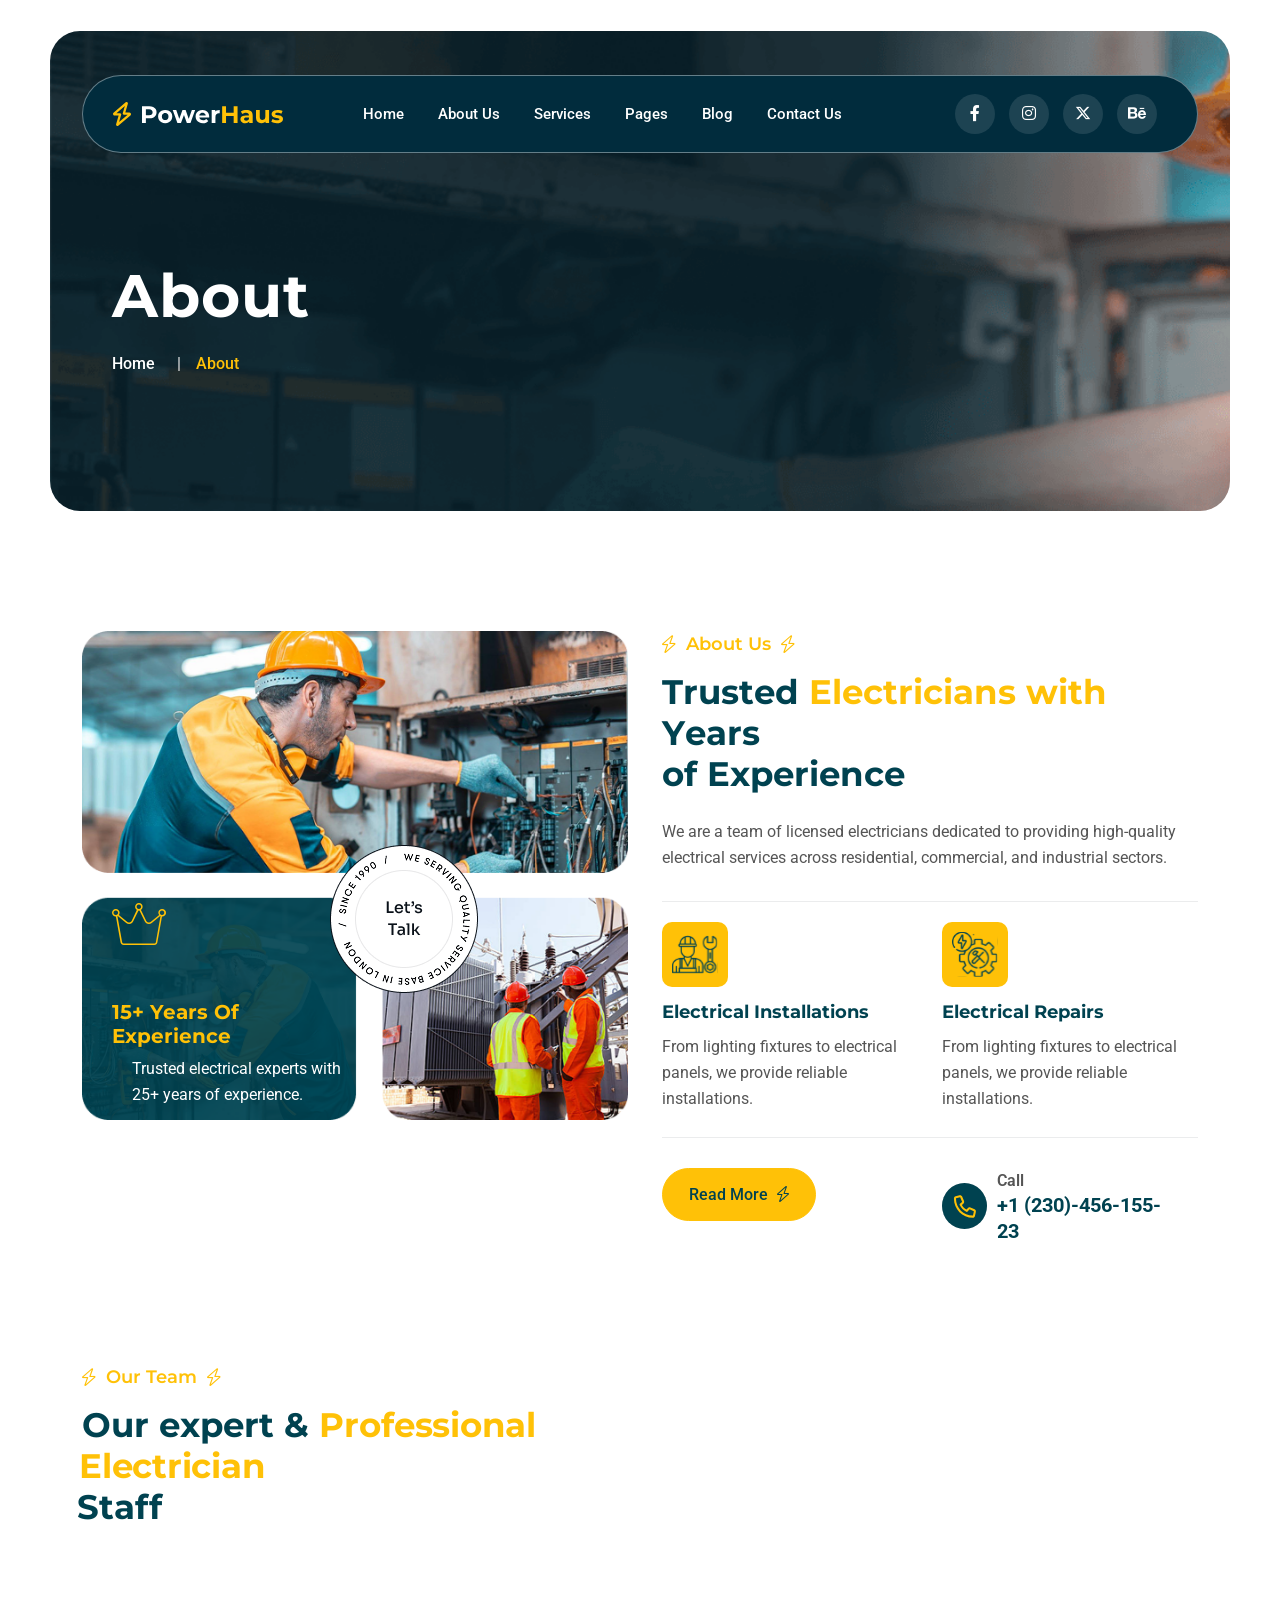
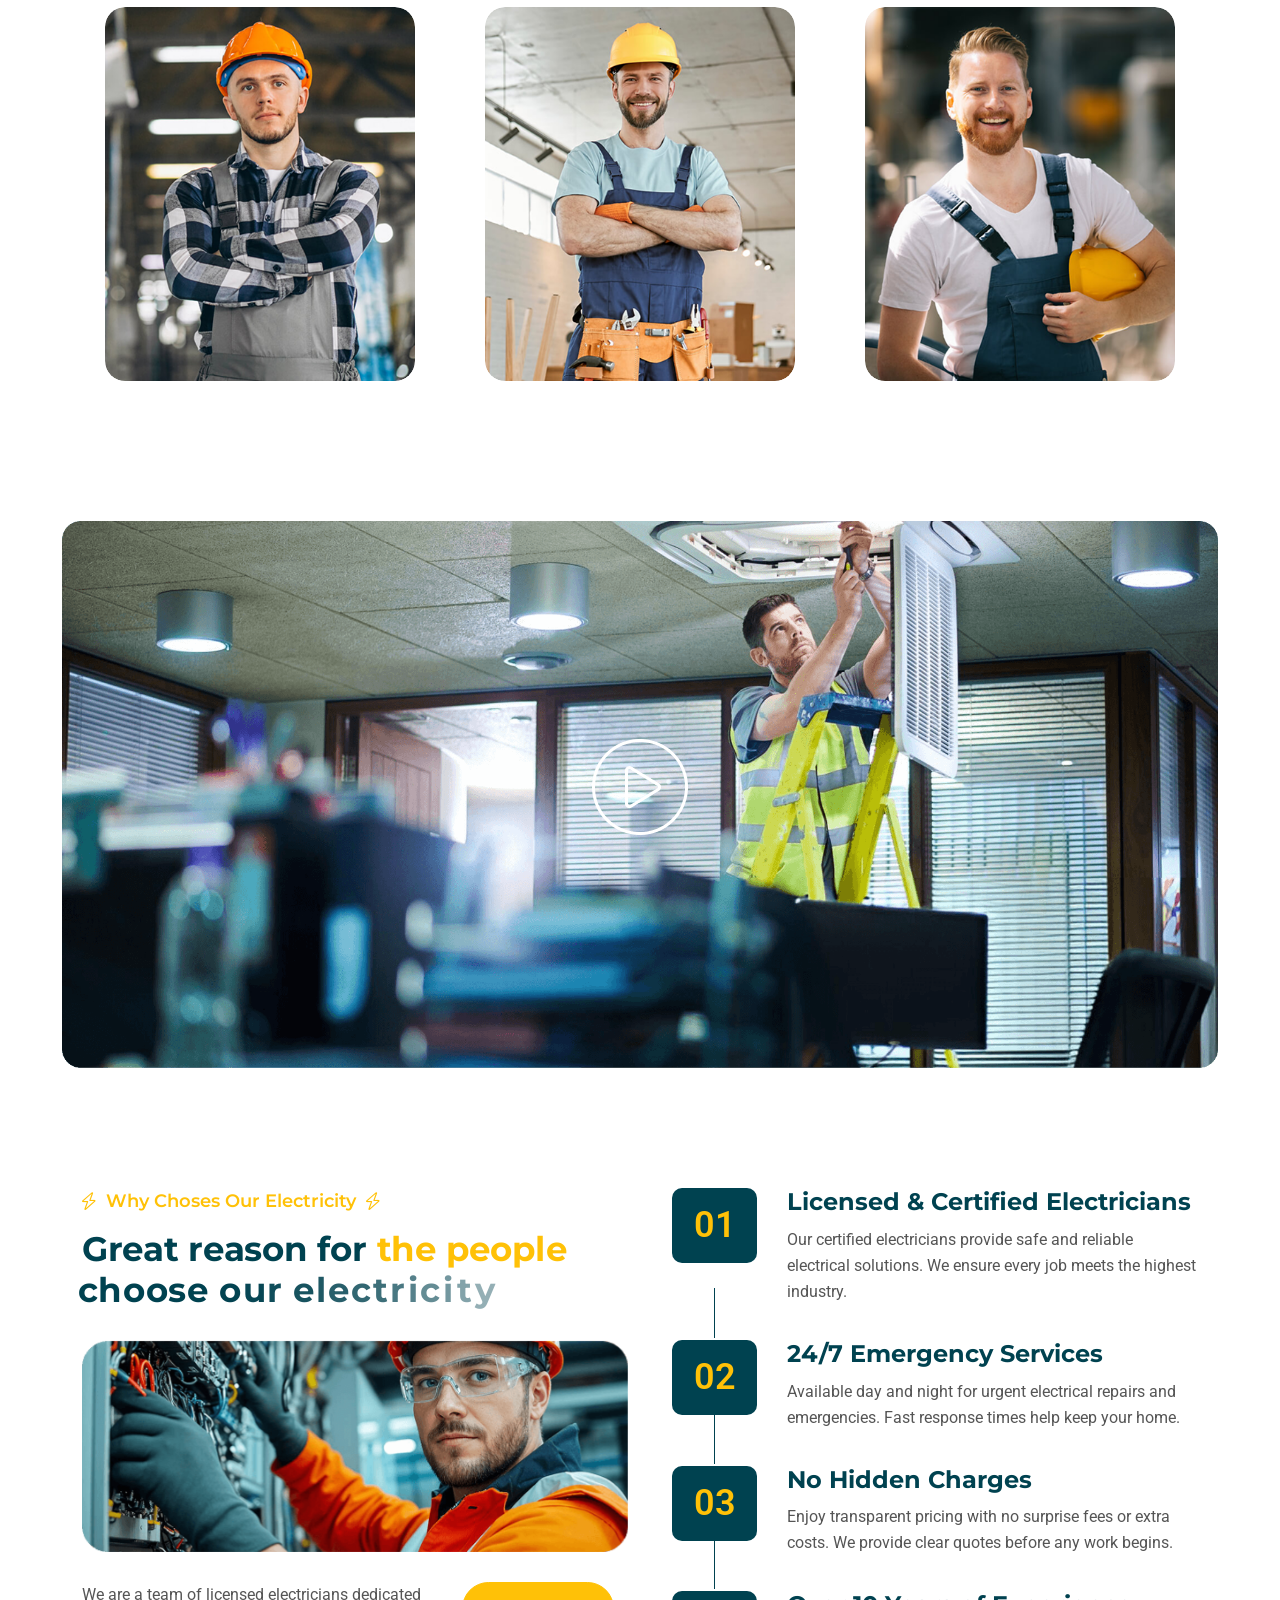
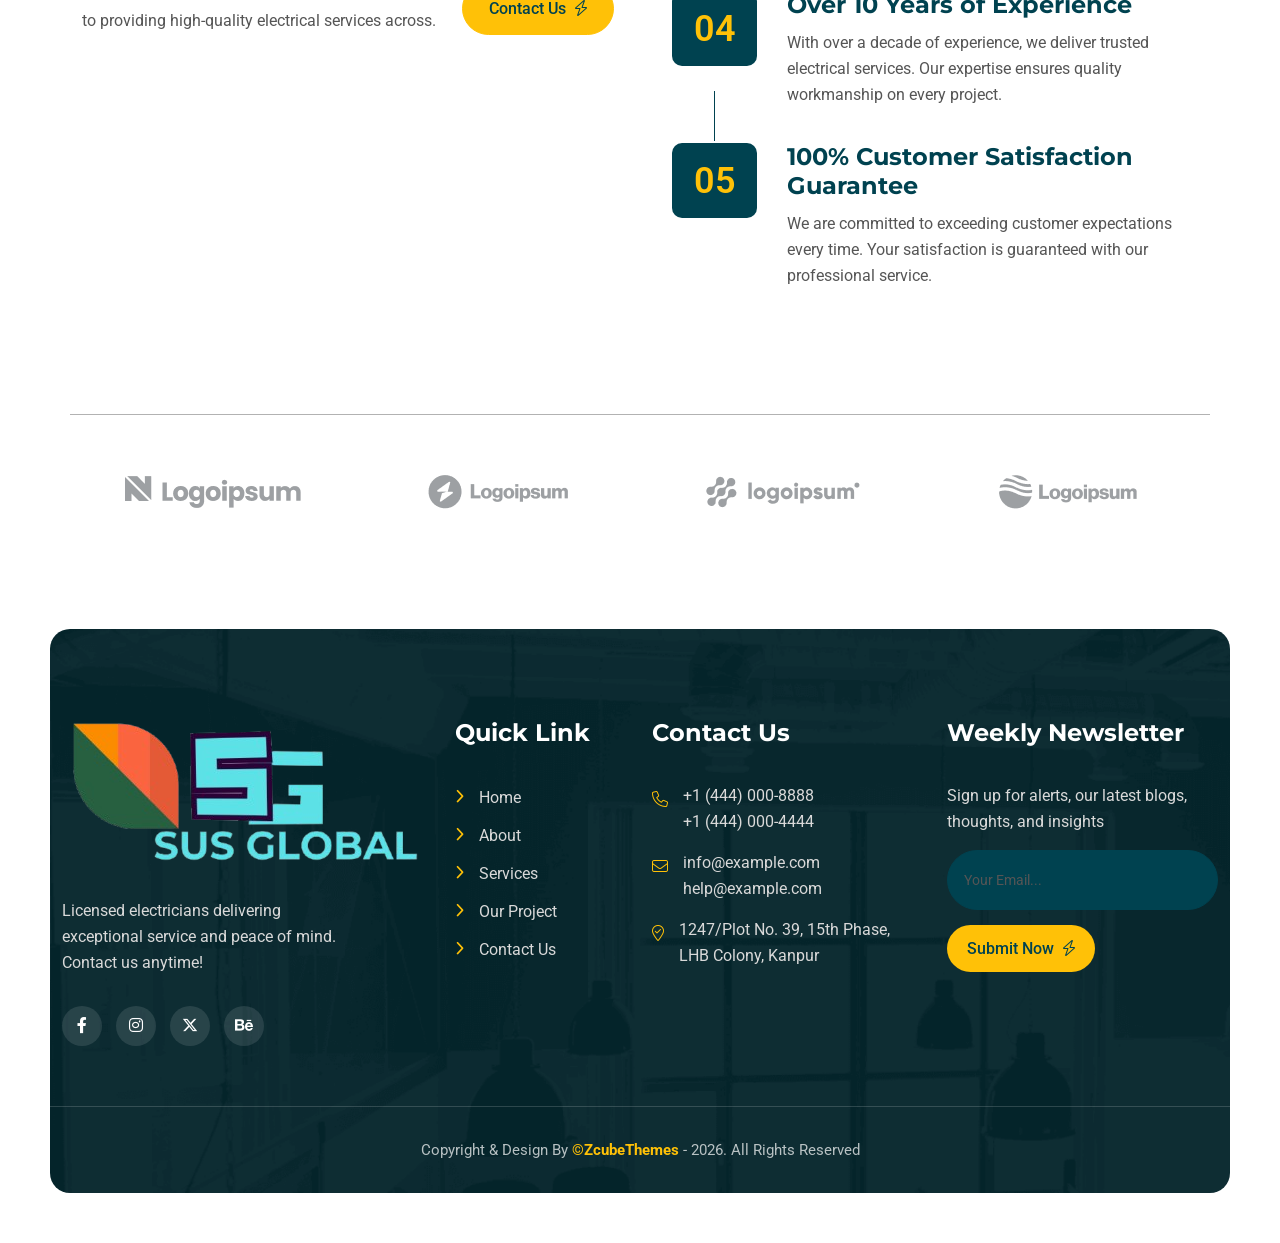
<file: about.html>
<!doctype html>
<html class="no-js" lang="zxx">



<head>
    <meta charset="utf-8">
    <meta http-equiv="x-ua-compatible" content="ie=edge">
    <title> Powerhaus - Dietitian & Wellness Website HTML Template</title>
    <meta name="description" content="">
    <meta name="viewport" content="width=device-width, initial-scale=1">
    <link rel="shortcut icon" type="image/x-icon" href="img/favicon.ico">
    <!-- Place favicon.ico in the root directory -->

    <!-- CSS here -->
    <link rel="stylesheet" href="css/bootstrap.min.css">
    <link rel="stylesheet" href="css/animate.min.css">
    <link rel="stylesheet" href="css/magnific-popup.css">
    <link rel="stylesheet" href="fontawesome/css/all.min.css">
    <link rel="stylesheet" href="fontawesome-pro/css/all.min.css">
    <link rel="stylesheet" href="css/dripicons.css">
    <link rel="stylesheet" href="css/slick.css">
    <link rel="stylesheet" href="css/meanmenu.css">
    <link rel="stylesheet" href="css/default.css">
    <link rel="stylesheet" href="css/style.css">
    <link rel="stylesheet" href="css/swiper.min.css">
    <link rel="stylesheet" href="css/responsive.css">
</head>

<body>
    <!--  Preloader  -->
    <div id="preloader" class="loader-wrapper">
        <div id="loading" class="loader"> </div>
    </div>
    <!--  Preloader end  -->
    <!-- header -->
    <header class="header-area header-two">
        <div id="header-sticky3" class="menu-area">
            <div class="container-fluid pl-50 pr-50">

                <div class="container">
                    <div class="second-menu">
                        <div class="row align-items-center">
                            <div class="col-xl-3 col-lg-2 col-md-5">
                                <div class="logo">
                                    <a href="index.html"><img src="img/logo/logo.svg" alt="logo"></a>
                                </div>
                            </div>
                            <div class="col-xl-6 col-lg-10">

                                <div class="main-menu text-center">
                                    <nav id="mobile-menu">
                                        <ul>
                                            <li class="has-sub">
                                                <a href="index.html">Home</a>
                                                <ul>
                                                    <li><a href="index.html">Home Page Main</a></li>
                                                    <li><a href="index-2.html">Home Hero Slider</a></li>

                                                </ul>
                                            </li>
                                            <li><a href="about.html">About Us</a></li>
                                            <li class="has-sub">
                                                <a href="services.html">Services</a>
                                                <ul>
                                                    <li><a href="services.html">Services</a></li>
                                                    <li><a href="single-service.html">Services Details</a></li>
                                                </ul>
                                            </li>

                                            <li class="has-sub">
                                                <a href="#">Pages</a>
                                                <ul>
                                                    <li><a href="projects.html">Gallery</a></li>
                                                    <li><a href="pricing.html">Pricing</a></li>
                                                    <li><a href="team.html">Team</a></li>
                                                    <li><a href="faq.html">Faq</a></li>
                                                </ul>
                                            </li>
                                            <li class="has-sub">
                                                <a href="#">Blog</a>
                                                <ul>
                                                    <li><a href="blog.html">Blog</a></li>
                                                    <li><a href="blog-details.html">Blog Details</a></li>
                                                </ul>
                                            </li>
                                            <li><a href="contact.html">Contact Us</a></li>
                                        </ul>
                                    </nav>
                                </div>
                            </div>
                            <div class="col-xl-3 col-lg-5 d-none d-xl-block text-right">
                                <div class="footer-social">
                                    <a href="#"><i class="fab fa-facebook-f"></i></a>
                                    <a href="#"><i class="fab fa-instagram"></i></a>
                                    <a href="#"><i class="fa-brands fa-x-twitter"></i></a>
                                    <a href="#"><i class="fab fa-behance"></i></a>
                                </div>

                            </div>

                            <div class="col-12">
                                <div class="mobile-menu"></div>
                            </div>
                        </div>
                    </div>
                </div>

            </div>
        </div>
    </header>
    <!-- header-end -->
    <!-- offcanvas-area -->
    <div class="offcanvas-menu">
        <span class="menu-close"><i class="fas fa-times"></i></span>
        <form role="search" method="get" id="searchform" class="searchform" action="#">
            <input type="text" name="s" id="search" placeholder="Search" />
            <button><i class="fa fa-search"></i></button>
        </form>
        <div id="cssmenu2" class="menu-one-page-menu-container">
            <ul id="menu-one-page-menu-12" class="menu">
                <li class="menu-item menu-item-type-custom menu-item-object-custom"><a href="#home"><span>+8 12 3456897</span></a></li>
                <li class="menu-item menu-item-type-custom menu-item-object-custom"><a href="#howitwork"><span>info@example.com</span></a></li>
            </ul>
        </div>
    </div>
    <div class="offcanvas-overly"></div>
    <!-- offcanvas-end -->

    <!-- main-area -->
    <main>
        <!-- breadcrumb-area -->
        <section class="pl-50 pr-50 ">
            <div class="breadcrumb-area d-flex justify-content-center align-items-center" style="background-image:url(img/bg/bdrc-bg.png)">
                <div class="container">
                    <div class="row align-items-center">
                        <div class="col-xl-12 col-lg-12">
                            <div class="breadcrumb-wrap text-center">
                                <div class="breadcrumb-title">
                                    <h2>About</h2>
                                    <div class="breadcrumb-wrap">

                                        <nav aria-label="breadcrumb">
                                            <ol class="breadcrumb">
                                                <li class="breadcrumb-item"><a href="index.html">Home</a></li>
                                                <li class="breadcrumb-item active" aria-current="page">About</li>
                                            </ol>
                                        </nav>
                                    </div>
                                </div>
                            </div>
                        </div>

                    </div>
                </div>
            </div>
        </section>
        <!-- breadcrumb-area-end -->
        <!-- about-area -->
        <section class="about-area about-p p-relative pt-120 pb-120">
            <div class="animations-02"><img src="img/bg/an-img-01.png" alt="contact-bg-an-01"></div>
            <div class="container">
                <div class="row">
                    <div class="col-xl-6 col-md-12 col-sm-12">
                        <div class="s-about-img p-relative  wow fadeInLeft animated" data-animation="fadeInLeft" data-delay=".4s">
                            <div class="ani-1 img-custom-anim-left wow fadeInLeft" data-delay=".2s">
                                <div class="icon">
                                    <i class="fa-thin fa-crown"></i>
                                </div>
                                <h3>15+ Years Of Experience</h3>
                                <p>Trusted electrical experts with 25+ years of experience.</p>
                            </div>
                            <div class="badge"><img src="img/features/badge.png" alt="icon01"></div>
                            <div class="img-custom-anim-left wow fadeInLeft" data-delay=".1s">
                                <img src="img/features/about_img_01.png" alt="img">
                            </div>
                        </div>
                    </div>
                    <div class="col-xl-6 col-md-12 col-sm-12">
                        <div class="about-content pl-10 s-about-content wow fadeInLeft animated" data-delay=".4s">
                            <div class="section-title">
                                <div class="sub-title">
                                    <i class="fa-light fa-bolt"></i> About Us <i class="fa-light fa-bolt"></i>
                                </div>
                                <h2 class="text-anime-style-3">
                                    Trusted <span>Electricians</span> <span>with</span> Years of Experience
                                </h2>

                            </div>
                            <p>We are a team of licensed electricians dedicated to providing high-quality electrical services across residential, commercial, and industrial sectors.</p>
                            <div class="about-count">
                                <div class="row">
                                    <div class="col-lg-6">
                                        <div class="about-outer">
                                            <div class="icon">
                                                <img src="img/features/ab-icon-01.svg" alt="icon">
                                            </div>
                                            <div class="text">
                                                <h3>Electrical Installations</h3>
                                                <p>From lighting fixtures to electrical panels, we provide reliable installations.</p>
                                            </div>
                                        </div>
                                    </div>
                                    <div class="col-lg-6">
                                        <div class="about-outer">
                                            <div class="icon">
                                                <img src="img/features/ab-icon-02.svg" alt="icon">
                                            </div>
                                            <div class="text">
                                                <h3>Electrical Repairs</h3>
                                                <p>From lighting fixtures to electrical panels, we provide reliable installations.</p>
                                            </div>
                                        </div>
                                    </div>
                                </div>
                            </div>

                            <div class="mt-30">
                                <div class="row">
                                    <div class="col-lg-6">
                                        <a href="about.html" class="btn ss-btn smoth-scroll mr-15">Read More <i class="fa-light fa-bolt"></i></a>
                                    </div>
                                    <div class="col-lg-6">
                                        <div class="h-phone">
                                            <div class="icon"><img src="img/features/about-hicon.svg" alt="logo"></div>
                                            <div class="text">
                                                Call
                                                <span>+1 (230)-456-155-23</span>
                                            </div>

                                        </div>
                                    </div>
                                </div>
                            </div>
                        </div>
                    </div>


                </div>
            </div>
        </section>
        <!-- about-area-end -->
        <!-- team-area -->
        <section class="team-area fix p-relative pb-90">
            <div class="container">
                <div class="row mb-35">
                    <div class="col-lg-7 col-md-12">
                        <div class="section-title wow fadeInDown animated" data-animation="fadeInDown" data-delay=".4s">
                            <div class="sub-title"> <i class="fa-light fa-bolt"></i> our Team <i class="fa-light fa-bolt"></i></div>
                            <h2 class="text-anime-style-3">Our expert & <span>Professional</span> <span>Electrician</span> Staff
                            </h2>
                        </div>

                    </div>
                </div>
                <div class="row team-active">
                    <div class="col-xl-4 col-lg-4 col-md-6">
                        <div class="single-team mb-30 img-custom-anim-left wow fadeInLeft" data-delay=".1s">
                            <div class="team-thumb">
                                <div class="brd">
                                    <img src="img/team/team-img1.png" alt="img">

                                </div>
                                <div class="team-info">
                                    <div class="team-social">
                                        <ul>

                                            <li><a href="#"><i class="fa-brands fa-pinterest-p"></i></a></li>
                                            <li><a href="#"><i class="fab fa-instagram"></i></a></li>
                                            <li> <a href="#"><i class="fa-brands fa-x-twitter"></i></a></li>
                                            <li><a href="#"><i class="fab fa-facebook-f"></i></a></li>
                                        </ul>
                                    </div>
                                    <p>Cargo Handler</p>
                                    <strong><a href="team-single.html">Félix Thomas</a></strong>
                                </div>
                            </div>
                        </div>
                    </div>
                    <div class="col-xl-4 col-lg-4 col-md-6">
                        <div class="single-team mb-30 img-custom-anim-left wow fadeInLeft" data-delay=".1s">
                            <div class="team-thumb">
                                <div class="brd">
                                    <img src="img/team/team-img2.png" alt="img">
                                </div>
                                <div class="team-info">
                                    <div class="team-social">
                                        <ul>

                                            <li><a href="#"><i class="fa-brands fa-pinterest-p"></i></a></li>
                                            <li><a href="#"><i class="fab fa-instagram"></i></a></li>
                                            <li> <a href="#"><i class="fa-brands fa-x-twitter"></i></a></li>
                                            <li><a href="#"><i class="fab fa-facebook-f"></i></a></li>
                                        </ul>
                                    </div>
                                    <p>Route Planner</p>
                                    <strong><a href="team-single.html">Matthew Sparks</a></strong>
                                </div>
                            </div>
                        </div>
                    </div>
                    <div class="col-xl-4 col-lg-4 col-md-6">
                        <div class="single-team mb-30 img-custom-anim-left wow fadeInLeft" data-delay=".1s">
                            <div class="team-thumb">
                                <div class="brd">
                                    <img src="img/team/team-img3.png" alt="img">
                                </div>
                                <div class="team-info">
                                    <div class="team-social">
                                        <ul>

                                            <li><a href="#"><i class="fa-brands fa-pinterest-p"></i></a></li>
                                            <li><a href="#"><i class="fab fa-instagram"></i></a></li>
                                            <li> <a href="#"><i class="fa-brands fa-x-twitter"></i></a></li>
                                            <li><a href="#"><i class="fab fa-facebook-f"></i></a></li>
                                        </ul>
                                    </div>
                                    <p>Dispatcher</p>
                                    <strong><a href="team-single.html">Phillip Hancock</a></strong>
                                </div>
                            </div>
                        </div>
                    </div>
                    <div class="col-xl-4 col-lg-4 col-md-6">
                        <div class="single-team mb-30 img-custom-anim-left wow fadeInLeft" data-delay=".1s">
                            <div class="team-thumb">
                                <div class="brd">
                                    <img src="img/team/team-img4.png" alt="img">

                                </div>
                                <div class="team-info">
                                    <div class="team-social">
                                        <ul>

                                            <li><a href="#"><i class="fa-brands fa-pinterest-p"></i></a></li>
                                            <li><a href="#"><i class="fab fa-instagram"></i></a></li>
                                            <li> <a href="#"><i class="fa-brands fa-x-twitter"></i></a></li>
                                            <li><a href="#"><i class="fab fa-facebook-f"></i></a></li>
                                        </ul>
                                    </div>
                                    <p>founder</p>
                                    <strong><a href="team-single.html">Victoria L. Davis</a></strong>
                                </div>
                            </div>
                        </div>
                    </div>
                    <div class="col-xl-4 col-lg-4 col-md-6">
                        <div class="single-team mb-30 img-custom-anim-left wow fadeInLeft" data-delay=".1s">
                            <div class="team-thumb">
                                <div class="brd">
                                    <img src="img/team/team-img5.png" alt="img">
                                </div>
                                <div class="team-info">
                                    <div class="team-social">
                                        <ul>

                                            <li><a href="#"><i class="fa-brands fa-pinterest-p"></i></a></li>
                                            <li><a href="#"><i class="fab fa-instagram"></i></a></li>
                                            <li> <a href="#"><i class="fa-brands fa-x-twitter"></i></a></li>
                                            <li><a href="#"><i class="fab fa-facebook-f"></i></a></li>
                                        </ul>
                                    </div>
                                    <p>Fleet Supervisor</p>
                                    <strong><a href="team-single.html">Stephen Welch</a></strong>
                                </div>
                            </div>
                        </div>
                    </div>
                    <div class="col-xl-4 col-lg-4 col-md-6">
                        <div class="single-team mb-30 img-custom-anim-left wow fadeInLeft" data-delay=".1s">
                            <div class="team-thumb">
                                <div class="brd">
                                    <img src="img/team/team-img6.png" alt="img">
                                </div>
                                <div class="team-info">
                                    <div class="team-social">
                                        <ul>

                                            <li><a href="#"><i class="fa-brands fa-pinterest-p"></i></a></li>
                                            <li><a href="#"><i class="fab fa-instagram"></i></a></li>
                                            <li> <a href="#"><i class="fa-brands fa-x-twitter"></i></a></li>
                                            <li><a href="#"><i class="fab fa-facebook-f"></i></a></li>
                                        </ul>
                                    </div>
                                    <p>Route Planner</p>
                                    <strong><a href="team-single.html">Nina West</a></strong>
                                </div>
                            </div>
                        </div>
                    </div>

                </div>
            </div>
        </section>
        <!-- team-area-end -->
        <!-- video-area -->
        <section id="video" class="video-area p-relative wow fadeInDown animated" data-delay=".4s">
            <div class="container-box">
                <div class="container-fluid">
                    <div class="row">
                        <div class="col-12">
                            <div class="video-img">
                                <img src="img/bg/vedio-img.png" alt="circle_right">
                                <div class="s-video-wrap">
                                    <div class="s-video-content">
                                        <a href="https://www.youtube.com/watch?v=gyGsPlt06bo" class="popup-video"><img src="img/bg/play-button.png" alt="circle_right"></a>
                                    </div>
                                </div>
                            </div>
                        </div>
                    </div>
                </div>
            </div>
        </section>
        <!-- video-area-end -->
        <!-- why-hoose-us-area -->
        <section class="pt-120 pb-90 p-relative">
            <div class="container">
                <div class="row">
                    <div class="col-lg-6">
                        <div class="section-title mb-30 wow fadeInDown animated" data-delay=".4s">
                            <div class="sub-title">
                                <i class="fa-light fa-bolt"></i> Why Choses Our Electricity <i class="fa-light fa-bolt"></i>
                            </div>
                            <h2 class="text-anime-style-3">
                                Great reason for <span>the</span> <span>people</span> choose our electricity
                            </h2>
                        </div>
                        <div class="why-choose-text">
                            <div class="img-custom-anim-left wow fadeInLeft img mb-30">
                                <img src="img/bg/why_choose_img.png" alt="an-img-01">
                            </div>
                            <div class="row">
                                <div class="col-lg-8">
                                    <p>We are a team of licensed electricians dedicated to providing high-quality electrical services across.</p>
                                </div>
                                <div class="col-lg-4"> <a href="contact.html" class="btn">Contact Us <i class="fa-light fa-bolt"></i></a></div>
                            </div>
                        </div>
                    </div>
                    <div class="col-lg-6">
                        <div class="row timeline">
                            <div class="col-lg-12 col-md-12">
                                <div class="services-02-item mb-20 wow fadeInDown animated" data-delay=".4s">
                                    <div class="services-02-thumb">
                                        <span>01</span>
                                    </div>
                                    <div class="services-02-content">
                                        <h3>Licensed & Certified Electricians</h3>
                                        <p>Our certified electricians provide safe and reliable electrical solutions. We ensure every job meets the highest industry.</p>
                                    </div>
                                </div>
                            </div>
                            <div class="col-lg-12 col-md-12">
                                <div class="services-02-item mb-20 wow fadeInDown animated" data-delay=".4s">
                                    <div class="services-02-thumb">
                                        <span>02</span>
                                    </div>
                                    <div class="services-02-content">
                                        <h3>24/7 Emergency Services</h3>
                                        <p>Available day and night for urgent electrical repairs and emergencies. Fast response times help keep your home.</p>
                                    </div>
                                </div>
                            </div>
                            <div class="col-lg-12 col-md-12">
                                <div class="services-02-item mb-20  wow fadeInDown animated" data-delay=".4s">
                                    <div class="services-02-thumb">
                                        <span>03</span>
                                    </div>
                                    <div class="services-02-content">
                                        <h3>No Hidden Charges</h3>
                                        <p>Enjoy transparent pricing with no surprise fees or extra costs. We provide clear quotes before any work begins.</p>
                                    </div>
                                </div>
                            </div>
                            <div class="col-lg-12 col-md-12">
                                <div class="services-02-item mb-20  wow fadeInDown animated" data-delay=".4s">
                                    <div class="services-02-thumb">
                                        <span>04</span>
                                    </div>
                                    <div class="services-02-content">
                                        <h3>Over 10 Years of Experience</h3>
                                        <p>With over a decade of experience, we deliver trusted electrical services. Our expertise ensures quality workmanship on every project.</p>
                                    </div>
                                </div>
                            </div>
                            <div class="col-lg-12 col-md-12">
                                <div class="services-02-item mb-20 wow fadeInDown animated" data-delay=".4s">
                                    <div class="services-02-thumb">
                                        <span>05</span>
                                    </div>
                                    <div class="services-02-content">
                                        <h3>100% Customer Satisfaction Guarantee</h3>
                                        <p>We are committed to exceeding customer expectations every time. Your satisfaction is guaranteed with our professional service.</p>
                                    </div>
                                </div>
                            </div>
                        </div>
                    </div>

                </div>
            </div>
        </section>
        <!-- why-hoose-us-area-end -->
        <!-- brand-area -->
        <section class="brand-area p-relative fix">
            <div class="container pt-60 pb-120" style="border-top:1px solid #0000004d;">
                <div class="row brand-active">
                    <div class="col-xl-2">
                        <div class="single-brand img-custom-anim-left wow fadeInLeft" data-delay=".1s">
                            <img src="img/brand/client-01.png" alt="img">
                        </div>
                    </div>
                    <div class="col-xl-2">
                        <div class="single-brand img-custom-anim-left wow fadeInLeft" data-delay=".1s">
                            <img src="img/brand/client-02.png" alt="img">
                        </div>
                    </div>
                    <div class="col-xl-2">
                        <div class="single-brand img-custom-anim-left wow fadeInLeft" data-delay=".1s">
                            <img src="img/brand/client-03.png" alt="img">
                        </div>
                    </div>
                    <div class="col-xl-2">
                        <div class="single-brand img-custom-anim-left wow fadeInLeft" data-delay=".1s">
                            <img src="img/brand/client-04.png" alt="img">
                        </div>
                    </div>
                    <div class="col-xl-2">
                        <div class="single-brand img-custom-anim-left wow fadeInLeft" data-delay=".1s">
                            <img src="img/brand/client-05.png" alt="img">
                        </div>
                    </div>
                    <div class="col-xl-2">
                        <div class="single-brand img-custom-anim-left wow fadeInLeft" data-delay=".1s">
                            <img src="img/brand/client-03.png" alt="img">
                        </div>
                    </div>
                </div>
            </div>

        </section>
        <!-- brand-area-end -->

    </main>
    <!-- main-area-end -->
    <!-- footer -->
    <footer class="footer-bg footer-p mb-50">
        <div class="footer-top pt-90" style="background-image: url(img/bg/footer-bg.png); background-repeat: no-repeat; background-size: cover;">
            <div class="container">
                <div class="row justify-content-between">
                    <div class="col-xl-4 col-lg-4 col-sm-6">
                        <div class="footer-widget mb-30">
                            <div class="f-widget-title mb-30">
                                <img src="img/logo/f_logo.png" alt="img">
                            </div>
                            <p class="pr-90">Licensed electricians delivering exceptional service and peace of mind. Contact us anytime!</p>
                            <div class="footer-social mt-30">
                                <a href="#"><i class="fab fa-facebook-f"></i></a>
                                <a href="#"><i class="fab fa-instagram"></i></a>
                                <a href="#"><i class="fa-brands fa-x-twitter"></i></a>
                                <a href="#"><i class="fab fa-behance"></i></a>
                            </div>
                        </div>
                    </div>
                    <div class="col-xl-2 col-lg-2 col-sm-6">
                        <div class="footer-widget mb-30">
                            <div class="f-widget-title">
                                <h2>Quick Link</h2>
                            </div>
                            <div class="footer-link">
                                <ul>
                                    <li><a href="about.html">Home</a></li>
                                    <li><a href="about.html">about</a></li>
                                    <li><a href="services.html">services</a></li>
                                    <li><a href="projects.html">Our Project</a></li>
                                    <li><a href="contact.html">Contact Us</a></li>
                                </ul>
                            </div>
                        </div>
                    </div>
                    <div class="col-xl-3 col-lg-3 col-sm-6">
                        <div class="footer-widget mb-30">
                            <div class="f-widget-title">
                                <h2>Contact Us</h2>
                            </div>
                            <div class="f-contact">
                                <ul>
                                    <li>
                                        <i class="icon fal fa-phone"></i>
                                        <span><a href="tel:+14440008888">+1 (444) 000-8888</a><br><a href="tel:+14440004444">+1 (444) 000-4444</a></span>
                                    </li>
                                    <li><i class="icon fal fa-envelope"></i>
                                        <span>
                                            <a href="mailto:info@example.com">info@example.com</a>
                                            <br>
                                            <a href="mailto:help@example.com">help@example.com</a>
                                        </span>
                                    </li>
                                    <li>
                                        <i class="icon fal fa-map-marker-check"></i>
                                        <span>1247/Plot No. 39, 15th Phase,<br> LHB Colony, Kanpur</span>
                                    </li>
                                </ul>
                            </div>
                        </div>
                    </div>
                    <div class="col-xl-3 col-lg-3 col-sm-6">
                        <div class="footer-widget mb-30">
                            <div class="f-widget-title">
                                <h2>Weekly Newsletter</h2>
                            </div>
                            <div class="footer-link">
                                <p>Sign up for alerts, our latest blogs, thoughts, and insights</p>
                                <div class="subricbe p-relative" data-animation="fadeInDown" data-delay=".4s">
                                    <form action="https://tarbiyahschool.co.in/powerhaus/news-mail.php" method="post" class="contact-form ">
                                        <input type="text" id="email2" name="email2" class="header-input" placeholder="Your Email..." required="">
                                        <button class="btn header-btn"> Submit Now <i class="fa-light fa-bolt"></i> </button>
                                    </form>
                                </div>
                            </div>

                        </div>
                    </div>
                </div>
            </div>
            <div class="copyright-wrap">
                <div class="container">
                    <div class="row align-items-center text-center">
                        <div class="col-lg-12 col-md-12">
                            Copyright &amp; Design By <a href="#">©ZcubeThemes</a> - 2026. All Rights Reserved
                        </div>
                    </div>
                </div>
            </div>
        </div>
    </footer>
    <!-- footer-end -->
    <!-- JS here -->
    <script src="js/vendor/modernizr-3.5.0.min.js"></script>
    <script src="js/vendor/jquery-3.6.0.min.js"></script>
    <script src="js/popper.min.js"></script>
    <script src="js/bootstrap.min.js"></script>
    <script src="js/slick.min.js"></script>
    <script src="js/wow.min.js"></script>
    <script src="js/js_isotope.pkgd.min.js"></script>
    <script src="js/imagesloaded.min.js"></script>
    <script src="js/parallax.min.js"></script>
    <script src="js/jquery.waypoints.min.js"></script>
    <script src="js/jquery.counterup.min.js"></script>
    <script src="js/jquery.scrollUp.min.js"></script>
    <script src="js/swiper.min.js"></script>
    <script src="js/jquery.meanmenu.min.js"></script>
    <script src="js/jquery.magnific-popup.min.js"></script>
    <!--gsap js file -->
    <script src="js/gsap.min.js"></script>
    <!-- Text Effect js file -->
    <script src="js/SplitText.js"></script>
    <script src="js/ScrollTrigger.min.js"></script>
    <script src="js/main.js"></script>
</body>



</html>
</file>
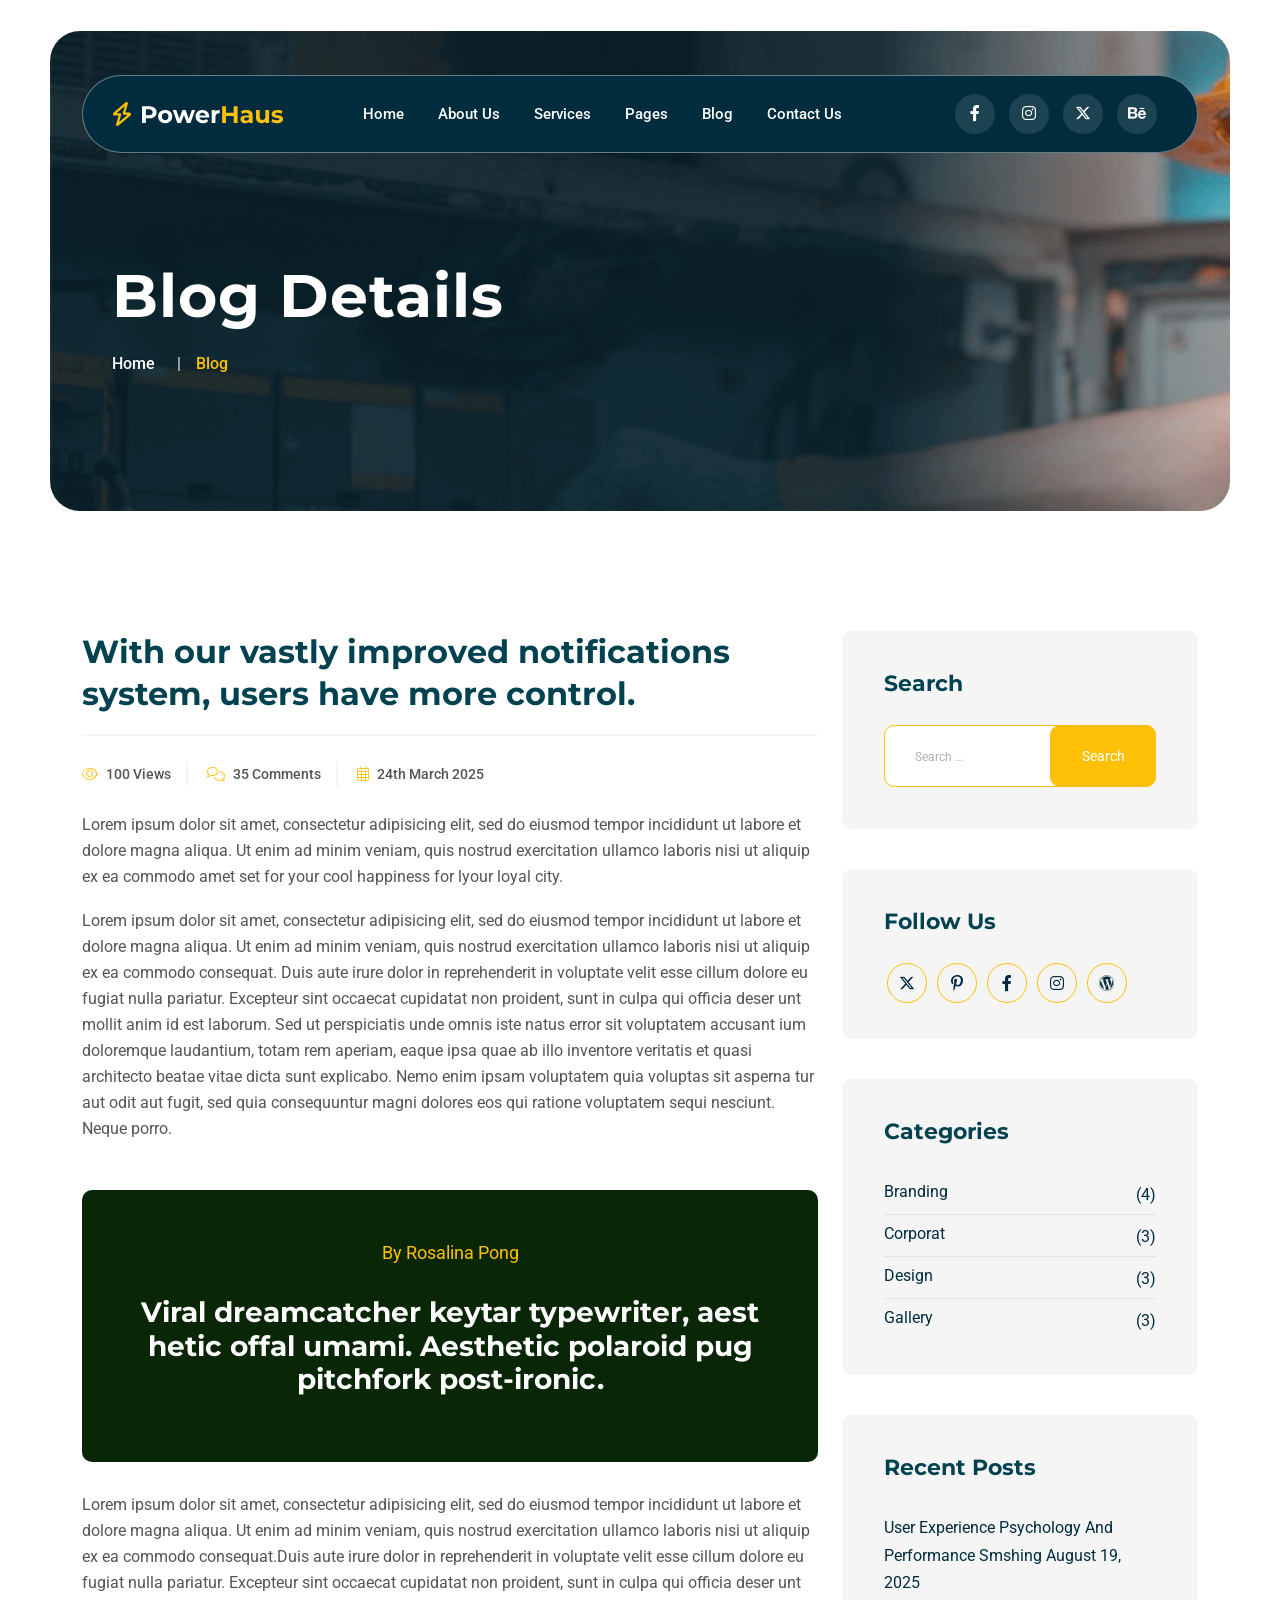
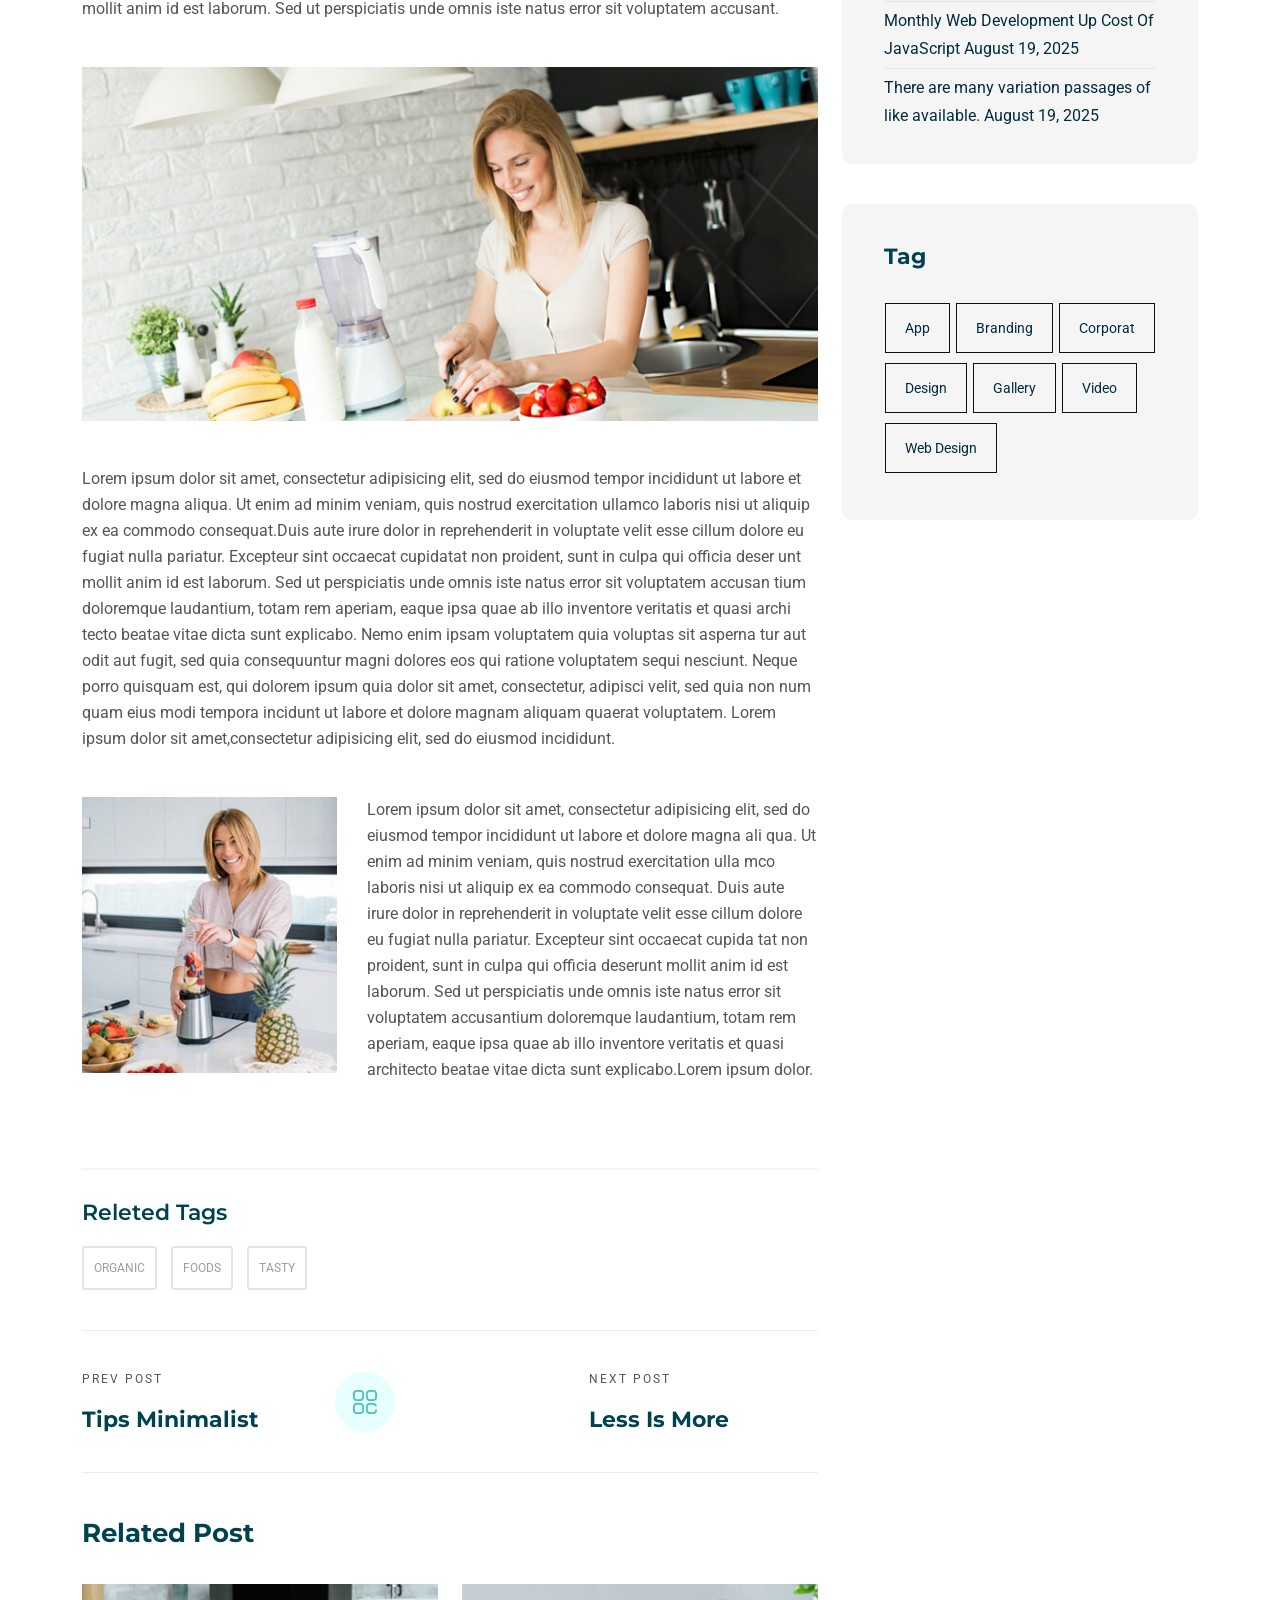
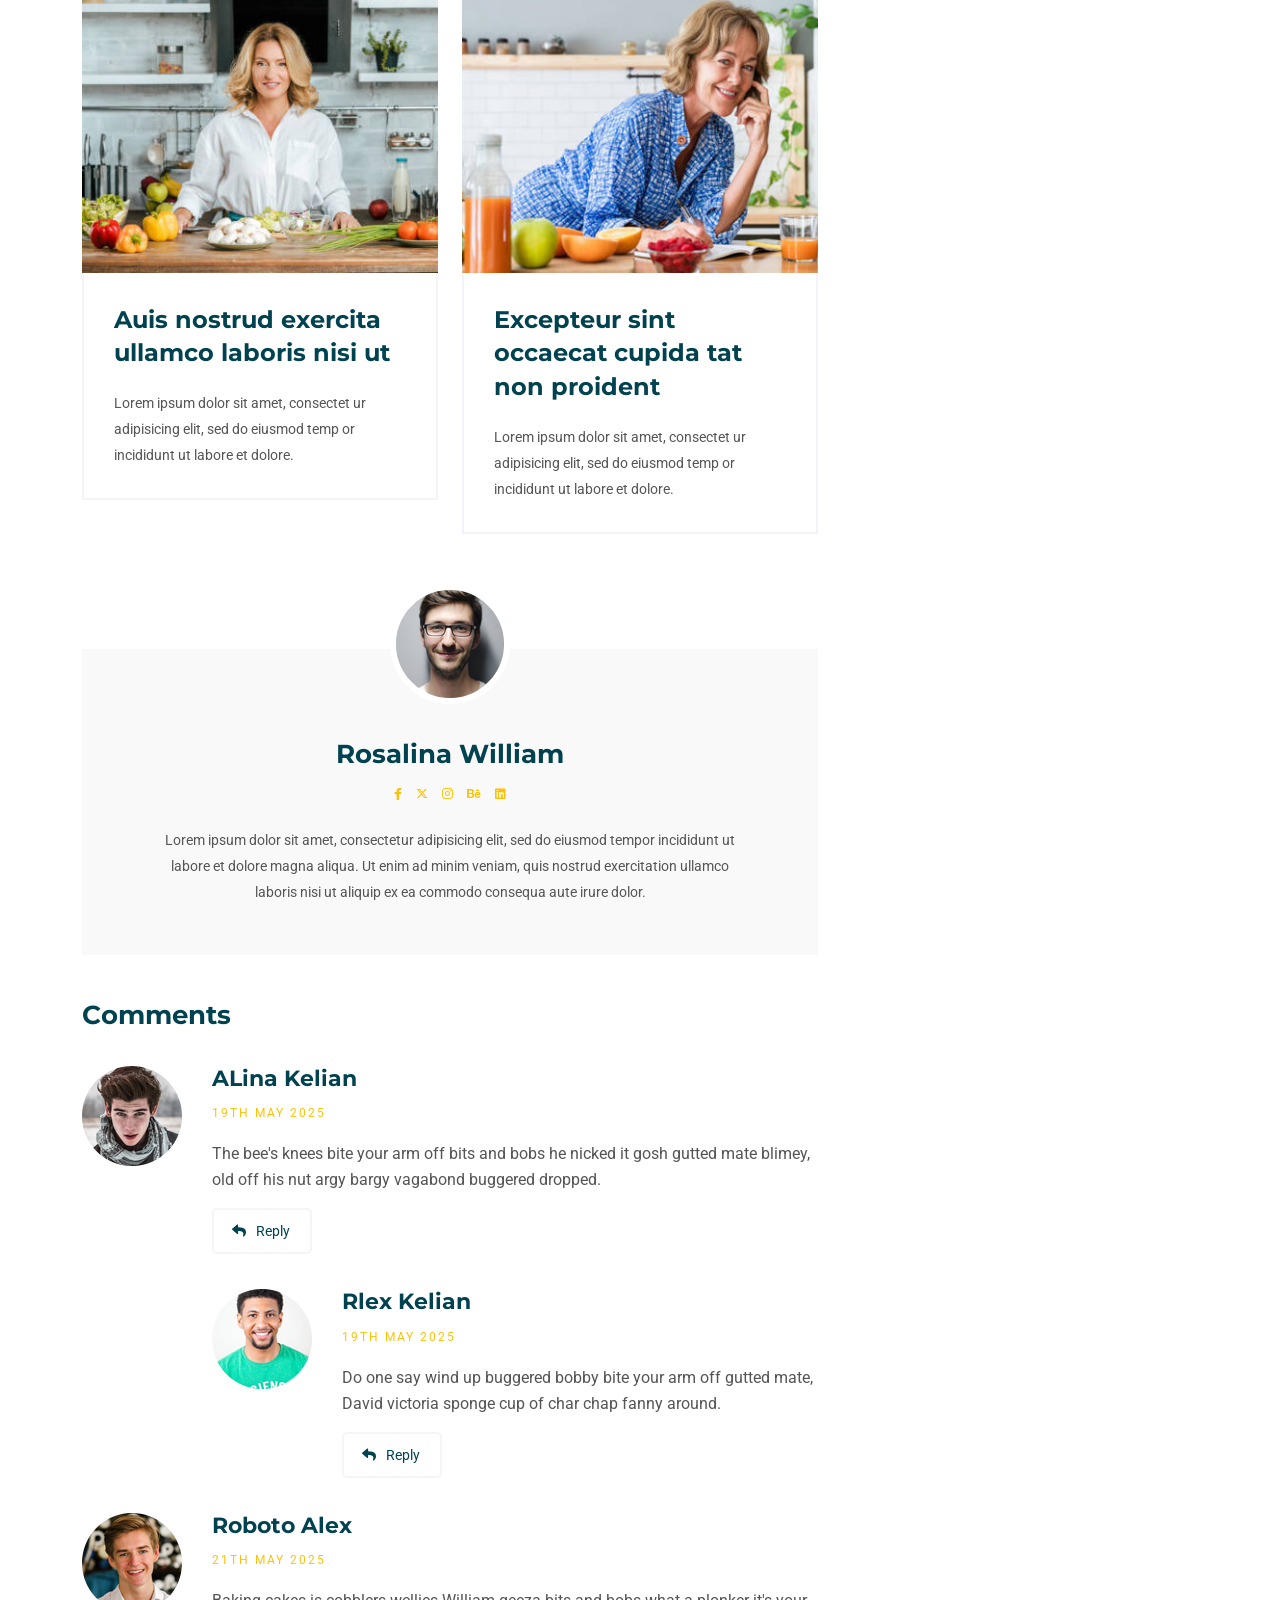
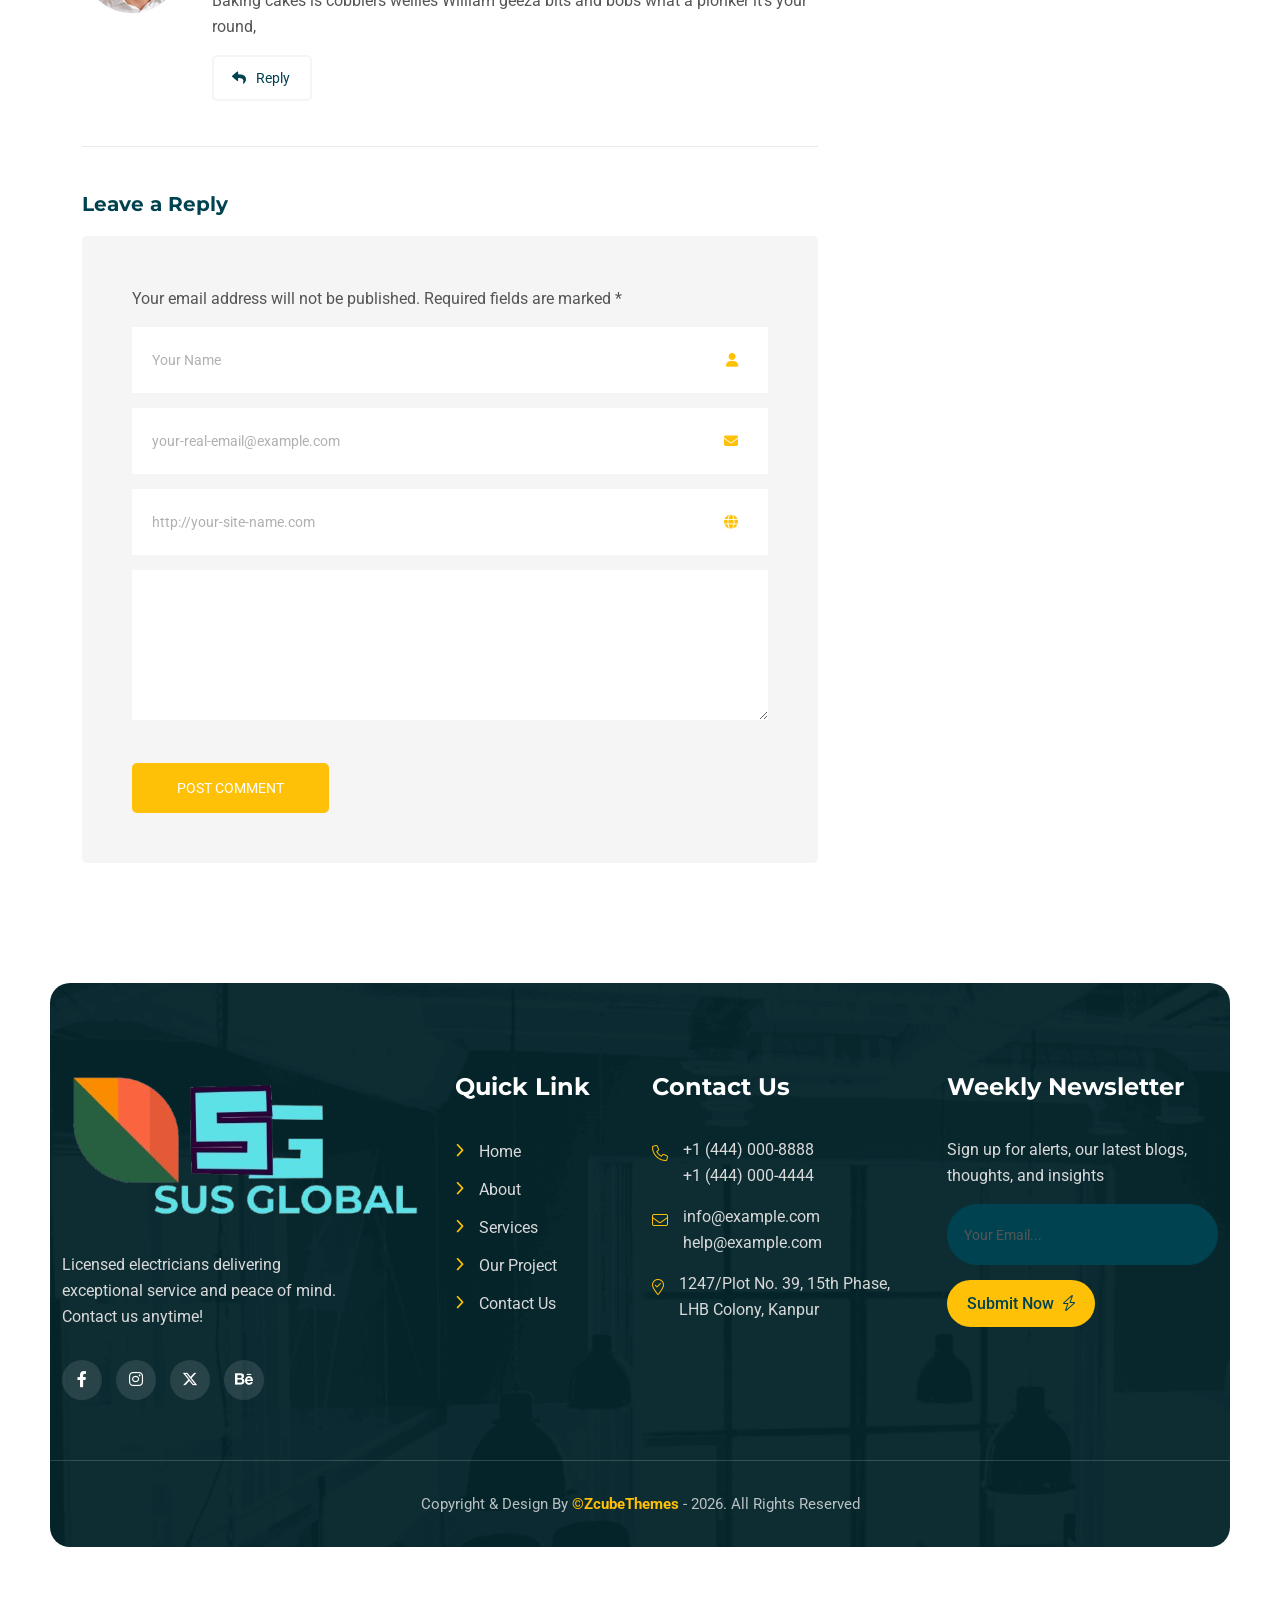
<file: blog-details.html>
<!doctype html>
<html class="no-js" lang="zxx">



<head>
    <meta charset="utf-8">
    <meta http-equiv="x-ua-compatible" content="ie=edge">
    <title>Powerhaus - Dietitian & Wellness Website HTML Template</title>
    <meta name="description" content="">
    <meta name="viewport" content="width=device-width, initial-scale=1">
    <link rel="shortcut icon" type="image/x-icon" href="img/favicon.ico">
    <!-- Place favicon.ico in the root directory -->

    <!-- CSS here -->
    <link rel="stylesheet" href="css/bootstrap.min.css">
    <link rel="stylesheet" href="css/animate.min.css">
    <link rel="stylesheet" href="css/magnific-popup.css">
    <link rel="stylesheet" href="fontawesome/css/all.min.css">
    <link rel="stylesheet" href="fontawesome-pro/css/all.min.css">
    <link rel="stylesheet" href="css/dripicons.css">
    <link rel="stylesheet" href="css/slick.css">
    <link rel="stylesheet" href="css/meanmenu.css">
    <link rel="stylesheet" href="css/default.css">
    <link rel="stylesheet" href="css/style.css">
    <link rel="stylesheet" href="css/swiper.min.css">
    <link rel="stylesheet" href="css/responsive.css">
</head>

<body>
    <!--  Preloader  -->
    <div id="preloader" class="loader-wrapper">
        <div id="loading" class="loader"> </div>
    </div>
    <!--  Preloader end  -->
    <!-- header -->
    <header class="header-area header-two">
        <div id="header-sticky3" class="menu-area">
            <div class="container-fluid pl-50 pr-50">

                <div class="container">
                    <div class="second-menu">
                        <div class="row align-items-center">
                            <div class="col-xl-3 col-lg-2 col-md-5">
                                <div class="logo">
                                    <a href="index.html"><img src="img/logo/logo.svg" alt="logo"></a>
                                </div>
                            </div>
                            <div class="col-xl-6 col-lg-10">

                                <div class="main-menu text-center">
                                    <nav id="mobile-menu">
                                        <ul>
                                            <li class="has-sub">
                                                <a href="index.html">Home</a>
                                                <ul>
                                                    <li><a href="index.html">Home Page Main</a></li>
                                                    <li><a href="index-2.html">Home Hero Slider</a></li>
                                                   
                                                </ul>
                                            </li>
                                            <li><a href="about.html">About Us</a></li>
                                            <li class="has-sub">
                                                <a href="services.html">Services</a>
                                                <ul>
                                                    <li><a href="services.html">Services</a></li>
                                                    <li><a href="single-service.html">Services Details</a></li>
                                                </ul>
                                            </li>

                                            <li class="has-sub">
                                                <a href="#">Pages</a>
                                                <ul>
                                                    <li><a href="projects.html">Gallery</a></li>
                                                    <li><a href="pricing.html">Pricing</a></li>
                                                    <li><a href="team.html">Team</a></li>
                                                    <li><a href="faq.html">Faq</a></li>
                                                </ul>
                                            </li>
                                            <li class="has-sub">
                                                <a href="#">Blog</a>
                                                <ul>
                                                    <li><a href="blog.html">Blog</a></li>
                                                    <li><a href="blog-details.html">Blog Details</a></li>
                                                </ul>
                                            </li>
                                            <li><a href="contact.html">Contact Us</a></li>
                                        </ul>
                                    </nav>
                                </div>
                            </div>
                            <div class="col-xl-3 col-lg-5 d-none d-xl-block text-right">
                                <div class="footer-social">
                                    <a href="#"><i class="fab fa-facebook-f"></i></a>
                                    <a href="#"><i class="fab fa-instagram"></i></a>
                                    <a href="#"><i class="fa-brands fa-x-twitter"></i></a>
                                    <a href="#"><i class="fab fa-behance"></i></a>
                                </div>

                            </div>

                            <div class="col-12">
                                <div class="mobile-menu"></div>
                            </div>
                        </div>
                    </div>
                </div>

            </div>
        </div>
    </header>
    <!-- header-end -->
    <!-- offcanvas-area -->
    <div class="offcanvas-menu">
        <span class="menu-close"><i class="fas fa-times"></i></span>
        <form role="search" method="get" id="searchform" class="searchform" action="#">
            <input type="text" name="s" id="search" placeholder="Search" />
            <button><i class="fa fa-search"></i></button>
        </form>
        <div id="cssmenu2" class="menu-one-page-menu-container">
            <ul id="menu-one-page-menu-12" class="menu">
                <li class="menu-item menu-item-type-custom menu-item-object-custom"><a href="#home"><span>+8 12 3456897</span></a></li>
                <li class="menu-item menu-item-type-custom menu-item-object-custom"><a href="#howitwork"><span>info@example.com</span></a></li>
            </ul>
        </div>
    </div>
    <div class="offcanvas-overly"></div>
    <!-- offcanvas-end -->

    <!-- main-area -->
    <main>
        <!-- breadcrumb-area -->
        <section class="pl-50 pr-50 ">
            <div class="breadcrumb-area d-flex justify-content-center align-items-center" style="background-image:url(img/bg/bdrc-bg.png)">
                <div class="container">
                    <div class="row align-items-center">
                        <div class="col-xl-12 col-lg-12">
                            <div class="breadcrumb-wrap text-center">
                                <div class="breadcrumb-title">
                                    <h2>Blog Details</h2>
                                    <div class="breadcrumb-wrap">

                                        <nav aria-label="breadcrumb">
                                            <ol class="breadcrumb">
                                                <li class="breadcrumb-item"><a href="index.html">Home</a></li>
                                                <li class="breadcrumb-item active" aria-current="page">Blog</li>
                                            </ol>
                                        </nav>
                                    </div>
                                </div>
                            </div>
                        </div>

                    </div>
                </div>
            </div>
        </section>
        <!-- breadcrumb-area-end -->
        <!-- inner-blog -->
        <section class="inner-blog b-details-p pt-120 pb-120">
            <div class="container">
                <div class="row">
                    <div class="col-lg-8">
                        <div class="blog-details-wrap">
                            <div class="details__content pb-30">
                                <h2>With our vastly improved notifications system, users
                                    have more control.</h2>
                                <div class="meta-info">
                                    <ul>
                                        <li><i class="fal fa-eye"></i> 100 Views </li>
                                        <li><i class="fal fa-comments"></i> 35 Comments</li>
                                        <li><i class="fal fa-calendar-alt"></i> 24th March 2025</li>
                                    </ul>
                                </div>
                                <p>Lorem ipsum dolor sit amet, consectetur adipisicing elit, sed do eiusmod tempor incididunt ut labore et dolore magna aliqua. Ut enim ad minim veniam, quis nostrud exercitation ullamco laboris nisi ut aliquip ex ea commodo amet set for your cool happiness for lyour loyal city.</p>
                                <p>Lorem ipsum dolor sit amet, consectetur adipisicing elit, sed do eiusmod tempor incididunt ut labore et dolore magna aliqua. Ut enim ad minim veniam, quis nostrud exercitation ullamco laboris nisi ut aliquip ex ea commodo consequat. Duis aute irure dolor in reprehenderit in voluptate velit esse cillum dolore eu fugiat nulla pariatur. Excepteur sint occaecat cupidatat non proident, sunt in culpa qui officia deser unt mollit anim id est laborum. Sed ut perspiciatis unde omnis iste natus error sit voluptatem accusant ium doloremque laudantium, totam rem aperiam, eaque ipsa quae ab illo inventore veritatis et quasi architecto beatae vitae dicta sunt explicabo. Nemo enim ipsam voluptatem quia voluptas sit asperna tur aut odit aut fugit, sed quia consequuntur magni dolores eos qui ratione voluptatem sequi nesciunt. Neque porro.</p>
                                <blockquote>
                                    <footer>By Rosalina Pong</footer>
                                    <h3>Viral dreamcatcher keytar typewriter, aest hetic offal umami. Aesthetic polaroid pug pitchfork post-ironic.</h3>
                                </blockquote>
                                <p>Lorem ipsum dolor sit amet, consectetur adipisicing elit, sed do eiusmod tempor incididunt ut labore et dolore magna aliqua. Ut enim ad minim veniam, quis nostrud exercitation ullamco laboris nisi ut aliquip ex ea commodo consequat.Duis aute irure dolor in reprehenderit in voluptate velit esse cillum dolore eu fugiat nulla pariatur. Excepteur sint occaecat cupidatat non proident, sunt in culpa qui officia deser unt mollit anim id est laborum. Sed ut perspiciatis unde omnis iste natus error sit voluptatem accusant.</p>
                                <div class="details__content-img">
                                    <img src="img/blog/b_details01.jpg" alt="">
                                </div>
                                <p>Lorem ipsum dolor sit amet, consectetur adipisicing elit, sed do eiusmod tempor incididunt ut labore et dolore magna aliqua. Ut enim ad minim veniam, quis nostrud exercitation ullamco laboris nisi ut aliquip ex ea commodo consequat.Duis aute irure dolor in reprehenderit in voluptate velit esse cillum dolore eu fugiat nulla pariatur. Excepteur sint occaecat cupidatat non proident, sunt in culpa qui officia deser unt mollit anim id est laborum. Sed ut perspiciatis unde omnis iste natus error sit voluptatem accusan tium doloremque laudantium, totam rem aperiam, eaque ipsa quae ab illo inventore veritatis et quasi archi tecto beatae vitae dicta sunt explicabo. Nemo enim ipsam voluptatem quia voluptas sit asperna tur aut odit aut fugit, sed quia consequuntur magni dolores eos qui ratione voluptatem sequi nesciunt. Neque porro quisquam est, qui dolorem ipsum quia dolor sit amet, consectetur, adipisci velit, sed quia non num quam eius modi tempora incidunt ut labore et dolore magnam aliquam quaerat voluptatem. Lorem ipsum dolor sit amet,consectetur adipisicing elit, sed do eiusmod incididunt.</p>
                                <figure>
                                    <img src="img/blog/b_details02.jpg" alt="">
                                    <p>Lorem ipsum dolor sit amet, consectetur adipisicing elit, sed do eiusmod tempor incididunt ut labore et dolore magna ali qua. Ut enim ad minim veniam, quis nostrud exercitation ulla mco laboris nisi ut aliquip ex ea commodo consequat. Duis aute irure dolor in reprehenderit in voluptate velit esse cillum dolore eu fugiat nulla pariatur. Excepteur sint occaecat cupida tat non proident, sunt in culpa qui officia deserunt mollit anim id est laborum. Sed ut perspiciatis unde omnis iste natus error sit voluptatem accusantium doloremque laudantium, totam rem aperiam, eaque ipsa quae ab illo inventore veritatis et quasi architecto beatae vitae dicta sunt explicabo.Lorem ipsum dolor.</p>
                                </figure>
                                <div class="row">
                                    <div class="col-xl-12 col-md-12">
                                        <div class="post__tag">
                                            <h5>Releted Tags</h5>
                                            <ul>
                                                <li><a href="#">organic</a></li>
                                                <li><a href="#">Foods</a></li>
                                                <li><a href="#">tasty</a></li>
                                            </ul>
                                        </div>
                                    </div>

                                </div>
                            </div>
                            <div class="posts_navigation pt-35 pb-35">
                                <div class="row align-items-center">
                                    <div class="col-xl-4 col-md-5">
                                        <div class="prev-link">
                                            <span>Prev Post</span>
                                            <h4><a href="#">Tips Minimalist</a></h4>
                                        </div>
                                    </div>
                                    <div class="col-xl-4 col-md-2 text-left text-md-center">
                                        <a href="blog.html" class="blog-filter"><img src="img/icon/c_d01.png" alt=""></a>
                                    </div>
                                    <div class="col-xl-4 col-md-5">
                                        <div class="next-link text-left text-md-right">
                                            <span>next Post</span>
                                            <h4><a href="#">Less Is More</a></h4>
                                        </div>
                                    </div>
                                </div>
                            </div>
                            <div class="related__post mt-45 mb-85">
                                <div class="post-title">
                                    <h4>Related Post</h4>
                                </div>
                                <div class="row">
                                    <div class="col-md-6">
                                        <div class="related-post-wrap mb-30">
                                            <div class="post-thumb">
                                                <img src="img/blog/b_details03.jpg" alt="">
                                            </div>
                                            <div class="rp__content">
                                                <h3><a href="#">Auis nostrud exercita ullamco laboris nisi ut</a></h3>
                                                <p>Lorem ipsum dolor sit amet, consectet ur adipisicing elit, sed do eiusmod temp or
                                                    incididunt ut labore et dolore.</p>
                                            </div>
                                        </div>
                                    </div>
                                    <div class="col-md-6">
                                        <div class="related-post-wrap mb-30">
                                            <div class="post-thumb">
                                                <img src="img/blog/b_details04.jpg" alt="">
                                            </div>
                                            <div class="rp__content">
                                                <h3><a href="#">Excepteur sint occaecat cupida tat non proident</a></h3>
                                                <p>Lorem ipsum dolor sit amet, consectet ur adipisicing elit, sed do eiusmod temp or
                                                    incididunt ut labore et dolore.</p>
                                            </div>
                                        </div>
                                    </div>
                                </div>
                            </div>
                            <div class="avatar__wrap text-center mb-45">
                                <div class="avatar-img">
                                    <img src="img/blog/comment/avatar.png" alt="">
                                </div>
                                <div class="avatar__info">
                                    <h5>Rosalina William</h5>
                                    <div class="avatar__info-social">
                                        <a href="#"><i class="fab fa-facebook-f"></i></a>
                                        <a href="#"><i class="fa-brands fa-x-twitter"></i></a>
                                        <a href="#"><i class="fab fa-instagram"></i></a>
                                        <a href="#"><i class="fab fa-behance"></i></a>
                                        <a href="#"><i class="fab fa-linkedin"></i></a>
                                    </div>
                                </div>
                                <div class="avatar__wrap-content">
                                    <p>Lorem ipsum dolor sit amet, consectetur adipisicing elit, sed do eiusmod tempor incididunt ut labore
                                        et dolore magna aliqua. Ut enim ad minim veniam, quis nostrud exercitation ullamco laboris nisi ut
                                        aliquip ex ea commodo consequa aute irure dolor.</p>
                                </div>
                            </div>
                            <div class="comment__wrap pb-45">
                                <div class="comment__wrap-title">
                                    <h5>Comments</h5>
                                </div>
                                <div class="single__comment mb-35">
                                    <div class="comments-avatar">
                                        <img src="img/blog/comment/c_01.png" alt="">
                                    </div>
                                    <div class="comment-text">
                                        <div class="avatar-name mb-15">
                                            <h6>ALina Kelian</h6>
                                            <span>19th May 2025</span>
                                        </div>
                                        <p>The bee's knees bite your arm off bits and bobs he nicked it gosh gutted mate blimey, old off his nut argy bargy vagabond buggered dropped.</p>
                                        <a href="#" class="comment-reply mt-15"><i class="fas fa-reply"></i> Reply</a>
                                    </div>
                                </div>
                                <div class="single__comment children mb-35">
                                    <div class="comments-avatar">
                                        <img src="img/blog/comment/c_02.png" alt="">
                                    </div>
                                    <div class="comment-text">
                                        <div class="avatar-name mb-15">
                                            <h6>Rlex Kelian <i class="fas fa-bookmark"></i></h6>
                                            <span>19th May 2025</span>
                                        </div>
                                        <p>Do one say wind up buggered bobby bite your arm off gutted mate, David victoria sponge cup of char chap fanny around.</p>
                                        <a href="#" class="comment-reply mt-15"><i class="fas fa-reply"></i> Reply</a>
                                    </div>
                                </div>
                                <div class="single__comment">
                                    <div class="comments-avatar">
                                        <img src="img/blog/comment/c_03.png" alt="">
                                    </div>
                                    <div class="comment-text">
                                        <div class="avatar-name mb-15">
                                            <h6>Roboto Alex</h6>
                                            <span>21th May 2025</span>
                                        </div>
                                        <p>Baking cakes is cobblers wellies William geeza bits and bobs what a plonker it's your round,</p>
                                        <a href="#" class="comment-reply mt-15"><i class="fas fa-reply"></i> Reply</a>
                                    </div>
                                </div>
                            </div>
                            <div id="comments" class="comments-area  mt-45">
                                <div id="respond" class="comment-respond">
                                    <h3 id="reply-title" class="comment-reply-title">Leave a Reply <small><a rel="nofollow" id="cancel-comment-reply-link" href="https://tarbiyahschool.co.in/finco/?p=2112#respond" style="display:none;">Cancel reply</a></small></h3>
                                    <form action="#" method="post" id="commentform" class="comment-form" novalidate="">
                                        <p class="comment-notes"><span id="email-notes">Your email address will not be published.</span> Required fields are marked <span class="required">*</span></p>
                                        <p class="comment-field"><i class="fas fa-user"></i><input id="author" placeholder="Your Name" name="author" type="text"></p>
                                        <p class="comment-field"><i class="fas fa-envelope"></i><input id="email" placeholder="your-real-email@example.com" name="email" type="text"></p>
                                        <p class="comment-field"><i class="fas fa-globe"></i><input id="url" name="url" placeholder="http://your-site-name.com" type="text"> </p>
                                        <p class="comment-form-comment"><label for="comment">Comment</label> <textarea id="comment" name="comment" cols="45" rows="8" maxlength="65525" required="required"></textarea></p>
                                        <p class="form-submit"><input name="submit" type="submit" id="submit" class="submit" value="Post Comment"> <input type="hidden" name="comment_post_ID" value="2112" id="comment_post_ID">
                                            <input type="hidden" name="comment_parent" id="comment_parent" value="0">
                                        </p>
                                    </form>
                                </div>
                                <!-- #respond -->
                            </div>

                        </div>
                    </div>
                    <!-- #right side -->
                    <div class="col-sm-12 col-md-12 col-lg-4">
                        <aside class="sidebar-widget">
                            <section id="search-3" class="widget widget_search">
                                <h2 class="widget-title">Search</h2>
                                <form role="search" method="get" class="search-form" action="#">
                                    <label>
                                        <span class="screen-reader-text">Search for:</span>
                                        <input type="search" class="search-field" placeholder="Search &hellip;" value="" name="s" />
                                    </label>
                                    <input type="submit" class="search-submit" value="Search" />
                                </form>
                            </section>
                            <section id="custom_html-5" class="widget_text widget widget_custom_html">
                                <h2 class="widget-title">Follow Us</h2>
                                <div class="textwidget custom-html-widget">
                                    <div class="widget-social">
                                        <a href="#"><i class="fa-brands fa-x-twitter"></i></a>
                                        <a href="#"><i class="fab fa-pinterest-p"></i></a>
                                        <a href="#"><i class="fab fa-facebook-f"></i></a>
                                        <a href="#"><i class="fab fa-instagram"></i></a>
                                        <a href="#"><i class="fab fa-wordpress"></i></a>
                                    </div>
                                </div>
                            </section>
                            <section id="categories-1" class="widget widget_categories">
                                <h2 class="widget-title">Categories</h2>
                                <ul>
                                    <li class="cat-item cat-item-16"><a href="#">Branding</a> (4)</li>
                                    <li class="cat-item cat-item-23"><a href="#">Corporat</a> (3)</li>
                                    <li class="cat-item cat-item-18"><a href="#">Design</a> (3)</li>
                                    <li class="cat-item cat-item-22"><a href="#">Gallery</a> (3)</li>
                                </ul>
                            </section>
                            <section id="recent-posts-4" class="widget widget_recent_entries">
                                <h2 class="widget-title">Recent Posts</h2>
                                <ul>
                                    <li>
                                        <a href="#">User Experience Psychology And Performance Smshing</a>
                                        <span class="post-date">August 19, 2025</span>
                                    </li>
                                    <li>
                                        <a href="#">Monthly Web Development Up Cost Of JavaScript</a>
                                        <span class="post-date">August 19, 2025</span>
                                    </li>
                                    <li>
                                        <a href="#">There are many variation passages of like available.</a>
                                        <span class="post-date">August 19, 2025</span>
                                    </li>
                                </ul>
                            </section>
                            <section id="tag_cloud-1" class="widget widget_tag_cloud">
                                <h2 class="widget-title">Tag</h2>
                                <div class="tagcloud">
                                    <a href="#" class="tag-cloud-link tag-link-28 tag-link-position-1" style="font-size: 8pt;" aria-label="app (1 item)">app</a>
                                    <a href="#" class="tag-cloud-link tag-link-17 tag-link-position-2" style="font-size: 8pt;" aria-label="Branding (1 item)">Branding</a>
                                    <a href="#" class="tag-cloud-link tag-link-20 tag-link-position-3" style="font-size: 8pt;" aria-label="corporat (1 item)">corporat</a>
                                    <a href="#" class="tag-cloud-link tag-link-24 tag-link-position-4" style="font-size: 16.4pt;" aria-label="Design (2 items)">Design</a>
                                    <a href="#" class="tag-cloud-link tag-link-25 tag-link-position-5" style="font-size: 22pt;" aria-label="gallery (3 items)">gallery</a>
                                    <a href="#" class="tag-cloud-link tag-link-26 tag-link-position-6" style="font-size: 8pt;" aria-label="video (1 item)">video</a>
                                    <a href="#" class="tag-cloud-link tag-link-29 tag-link-position-7" style="font-size: 16.4pt;" aria-label="web design (2 items)">web design</a>
                                </div>
                            </section>
                        </aside>
                    </div>
                    <!-- #right side end -->
                </div>
            </div>
        </section>
        <!-- inner-blog-end -->


    </main>
    <!-- main-area-end -->
    <!-- footer -->
    <footer class="footer-bg footer-p mb-50">
        <div class="footer-top pt-90" style="background-image: url(img/bg/footer-bg.png); background-repeat: no-repeat; background-size: cover;">
            <div class="container">
                <div class="row justify-content-between">
                    <div class="col-xl-4 col-lg-4 col-sm-6">
                        <div class="footer-widget mb-30">
                            <div class="f-widget-title mb-30">
                                <img src="img/logo/f_logo.png" alt="img">
                            </div>
                            <p class="pr-90">Licensed electricians delivering exceptional service and peace of mind. Contact us anytime!</p>
                            <div class="footer-social mt-30">
                                <a href="#"><i class="fab fa-facebook-f"></i></a>
                                <a href="#"><i class="fab fa-instagram"></i></a>
                                <a href="#"><i class="fa-brands fa-x-twitter"></i></a>
                                <a href="#"><i class="fab fa-behance"></i></a>
                            </div>
                        </div>
                    </div>
                    <div class="col-xl-2 col-lg-2 col-sm-6">
                        <div class="footer-widget mb-30">
                            <div class="f-widget-title">
                                <h2>Quick Link</h2>
                            </div>
                            <div class="footer-link">
                                <ul>
                                    <li><a href="about.html">Home</a></li>
                                    <li><a href="about.html">about</a></li>
                                    <li><a href="services.html">services</a></li>
                                    <li><a href="projects.html">Our Project</a></li>
                                    <li><a href="contact.html">Contact Us</a></li>
                                </ul>
                            </div>
                        </div>
                    </div>
                    <div class="col-xl-3 col-lg-3 col-sm-6">
                        <div class="footer-widget mb-30">
                            <div class="f-widget-title">
                                <h2>Contact Us</h2>
                            </div>
                            <div class="f-contact">
                                <ul>
                                    <li>
                                        <i class="icon fal fa-phone"></i>
                                        <span><a href="tel:+14440008888">+1 (444) 000-8888</a><br><a href="tel:+14440004444">+1 (444) 000-4444</a></span>
                                    </li>
                                    <li><i class="icon fal fa-envelope"></i>
                                        <span>
                                            <a href="mailto:info@example.com">info@example.com</a>
                                            <br>
                                            <a href="mailto:help@example.com">help@example.com</a>
                                        </span>
                                    </li>
                                    <li>
                                        <i class="icon fal fa-map-marker-check"></i>
                                        <span>1247/Plot No. 39, 15th Phase,<br> LHB Colony, Kanpur</span>
                                    </li>
                                </ul>
                            </div>
                        </div>
                    </div>
                    <div class="col-xl-3 col-lg-3 col-sm-6">
                        <div class="footer-widget mb-30">
                            <div class="f-widget-title">
                                <h2>Weekly Newsletter</h2>
                            </div>
                            <div class="footer-link">
                                <p>Sign up for alerts, our latest blogs, thoughts, and insights</p>
                                <div class="subricbe p-relative" data-animation="fadeInDown" data-delay=".4s">
                                    <form action="https://tarbiyahschool.co.in/powerhaus/news-mail.php" method="post" class="contact-form ">
                                        <input type="text" id="email2" name="email2" class="header-input" placeholder="Your Email..." required="">
                                        <button class="btn header-btn"> Submit Now <i class="fa-light fa-bolt"></i> </button>
                                    </form>
                                </div>
                            </div>

                        </div>
                    </div>
                </div>
            </div>
            <div class="copyright-wrap">
                <div class="container">
                    <div class="row align-items-center text-center">
                        <div class="col-lg-12 col-md-12">
                            Copyright &amp; Design By <a href="#">©ZcubeThemes</a> - 2026. All Rights Reserved
                        </div>
                    </div>
                </div>
            </div>
        </div>
    </footer>
    <!-- footer-end -->
    <!-- JS here -->
    <script src="js/vendor/modernizr-3.5.0.min.js"></script>
    <script src="js/vendor/jquery-3.6.0.min.js"></script>
    <script src="js/popper.min.js"></script>
    <script src="js/bootstrap.min.js"></script>
    <script src="js/slick.min.js"></script>
    <script src="js/wow.min.js"></script>
    <script src="js/js_isotope.pkgd.min.js"></script>
    <script src="js/imagesloaded.min.js"></script>
    <script src="js/parallax.min.js"></script>
    <script src="js/jquery.waypoints.min.js"></script>
    <script src="js/jquery.counterup.min.js"></script>
    <script src="js/jquery.scrollUp.min.js"></script>
    <script src="js/swiper.min.js"></script>
    <script src="js/jquery.meanmenu.min.js"></script>
    <script src="js/jquery.magnific-popup.min.js"></script>
    <!--gsap js file -->
    <script src="js/gsap.min.js"></script>
    <!-- Text Effect js file -->
    <script src="js/SplitText.js"></script>
    <script src="js/ScrollTrigger.min.js"></script>
    <script src="js/main.js"></script>
</body>



</html>
</file>
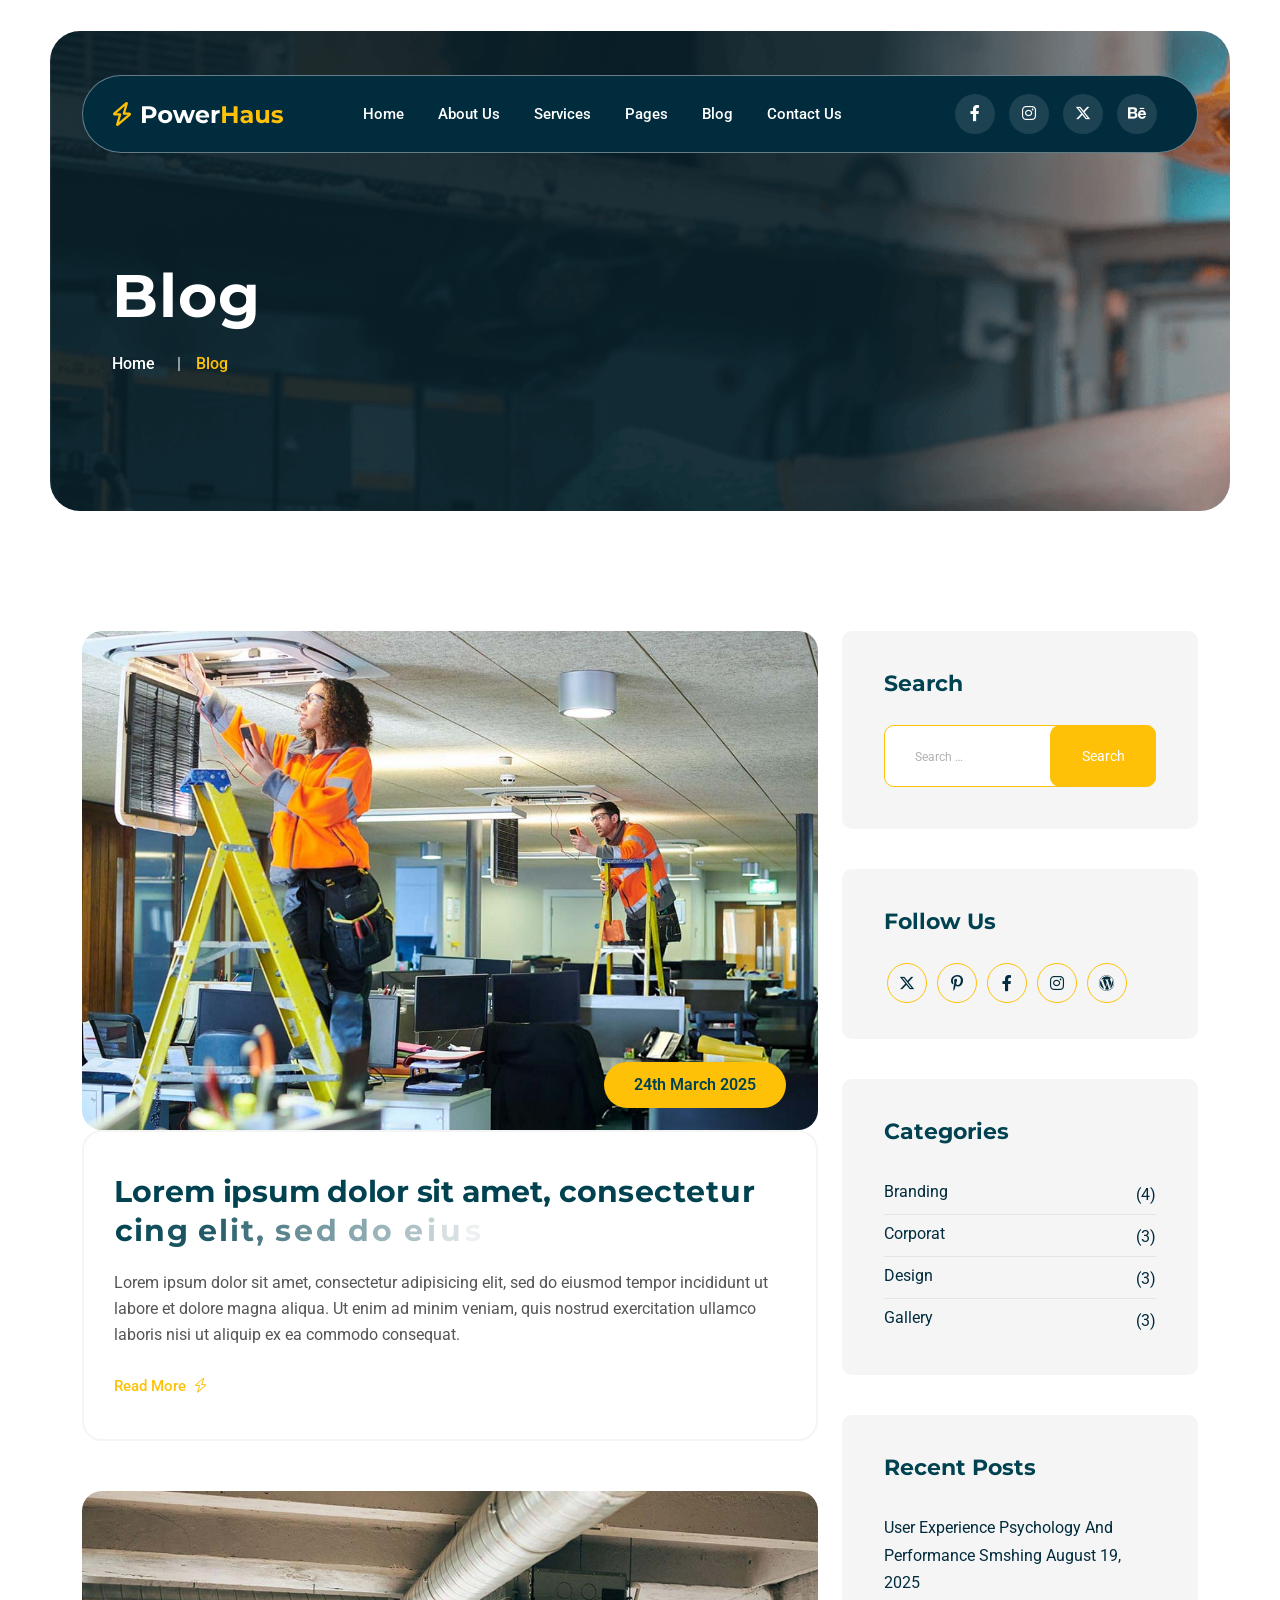
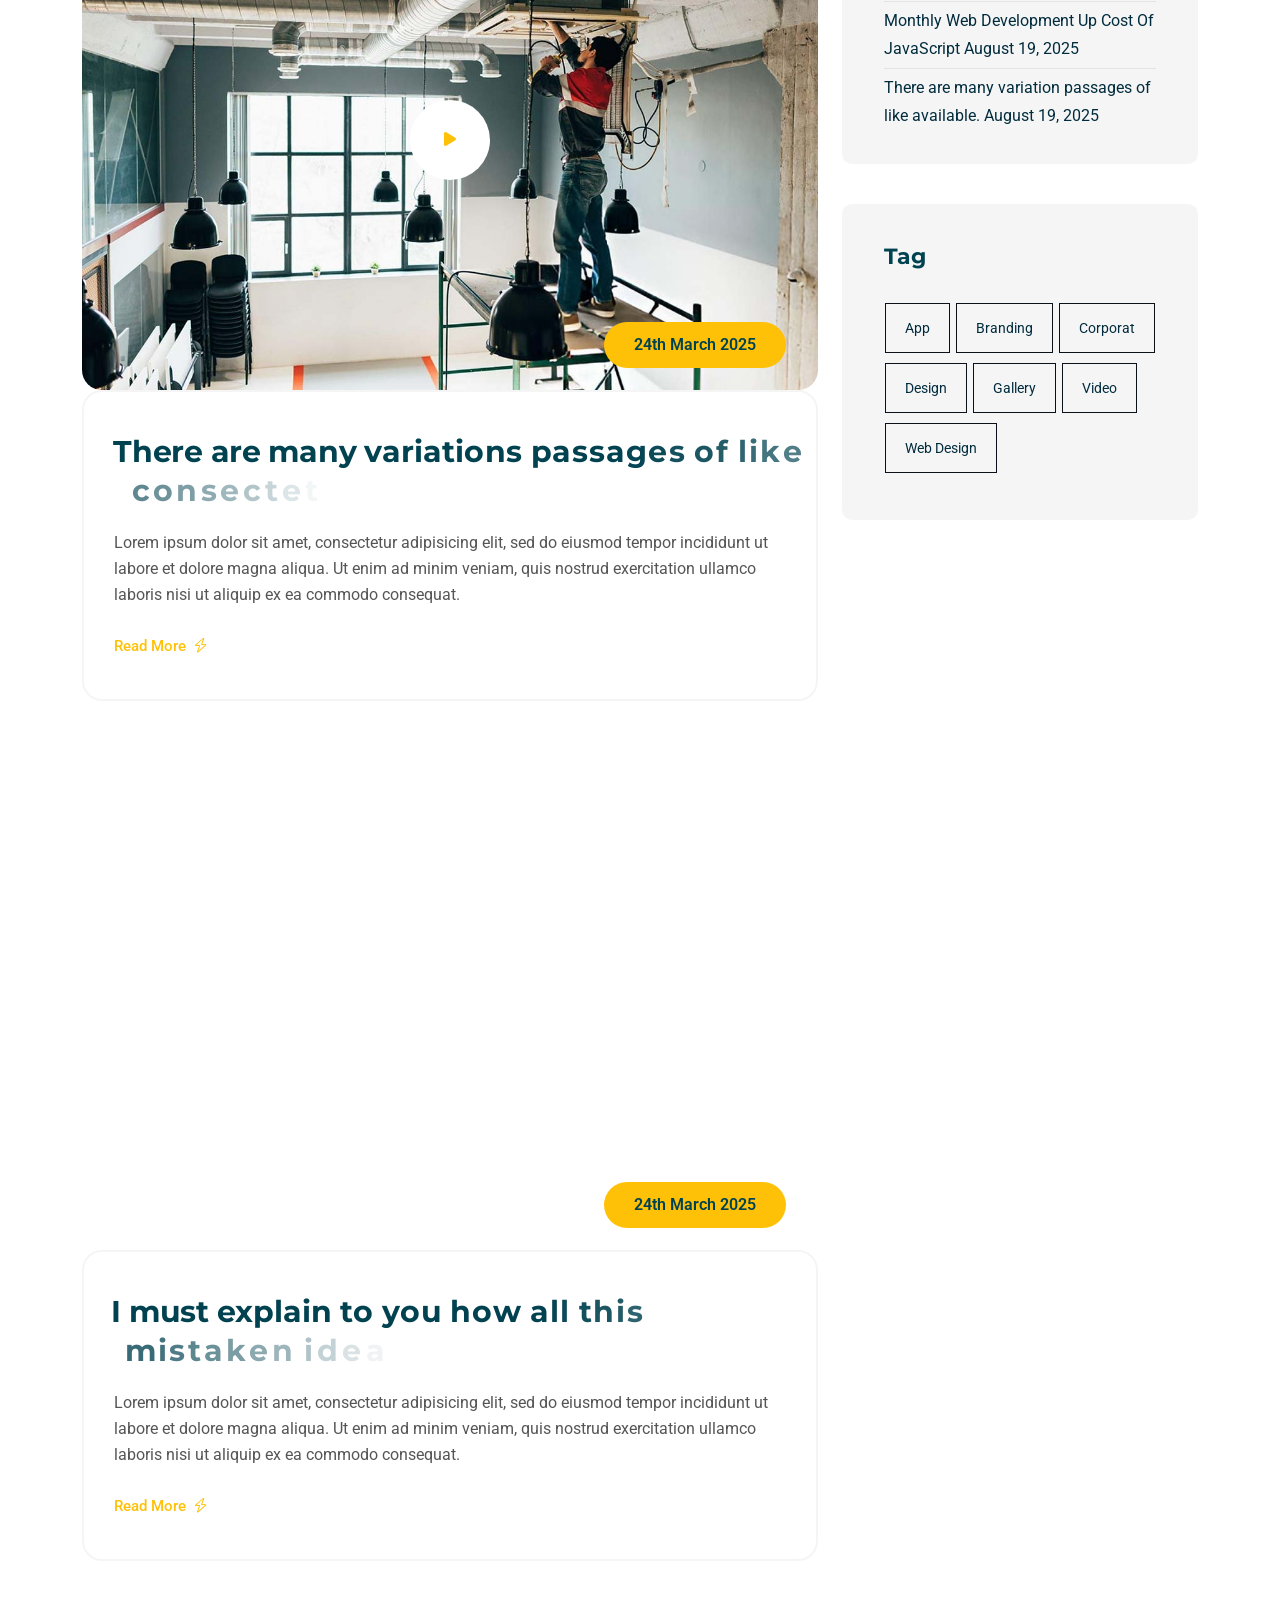
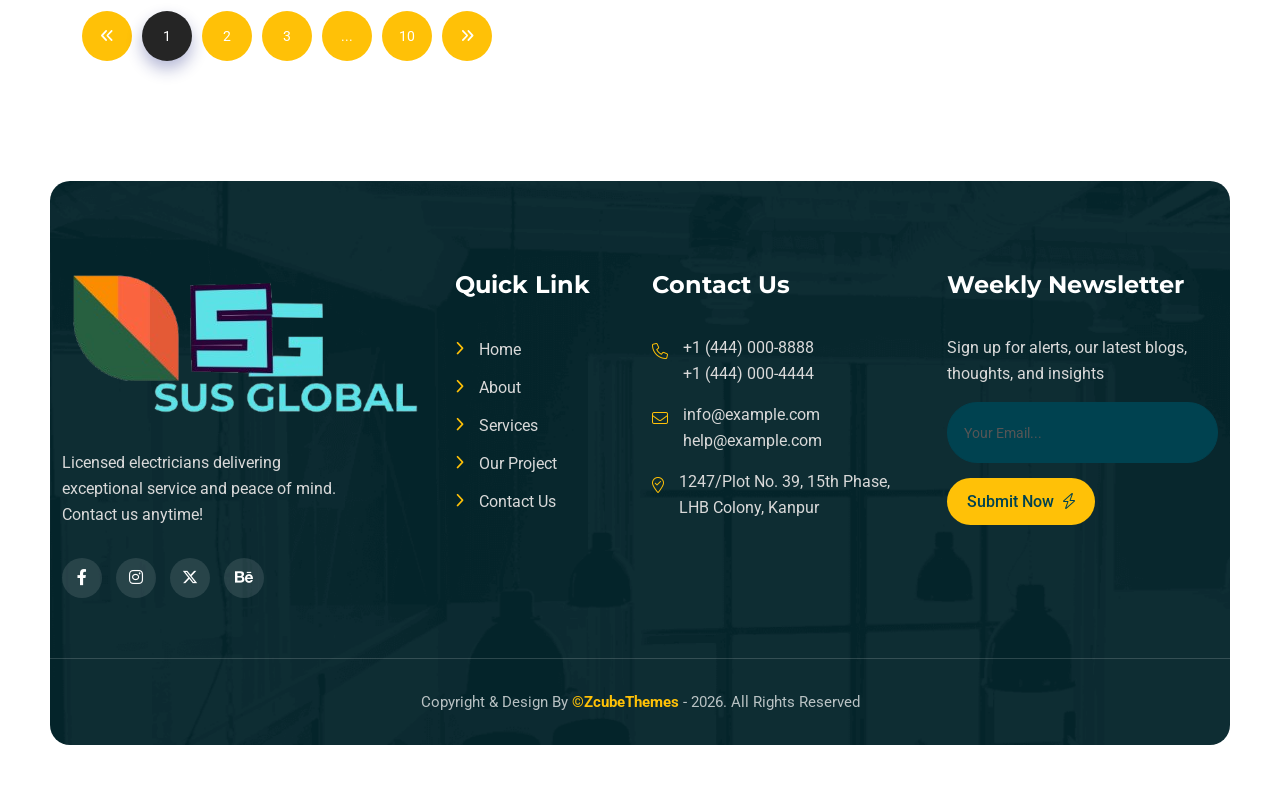
<file: blog.html>
<!doctype html>
<html class="no-js" lang="zxx">


<head>
    <meta charset="utf-8">
    <meta http-equiv="x-ua-compatible" content="ie=edge">
    <title>Powerhaus - Dietitian & Wellness Website HTML Template</title>
    <meta name="description" content="">
    <meta name="viewport" content="width=device-width, initial-scale=1">
    <link rel="shortcut icon" type="image/x-icon" href="img/favicon.ico">
    <!-- Place favicon.ico in the root directory -->

    <!-- CSS here -->
    <link rel="stylesheet" href="css/bootstrap.min.css">
    <link rel="stylesheet" href="css/animate.min.css">
    <link rel="stylesheet" href="css/magnific-popup.css">
    <link rel="stylesheet" href="fontawesome/css/all.min.css">
    <link rel="stylesheet" href="fontawesome-pro/css/all.min.css">
    <link rel="stylesheet" href="css/dripicons.css">
    <link rel="stylesheet" href="css/slick.css">
    <link rel="stylesheet" href="css/meanmenu.css">
    <link rel="stylesheet" href="css/default.css">
    <link rel="stylesheet" href="css/style.css">
    <link rel="stylesheet" href="css/swiper.min.css">
    <link rel="stylesheet" href="css/responsive.css">
</head>

<body>
    <!--  Preloader  -->
    <div id="preloader" class="loader-wrapper">
        <div id="loading" class="loader"> </div>
    </div>
    <!--  Preloader end  -->
    <!-- header -->
    <header class="header-area header-two">
        <div id="header-sticky3" class="menu-area">
            <div class="container-fluid pl-50 pr-50">

                <div class="container">
                    <div class="second-menu">
                        <div class="row align-items-center">
                            <div class="col-xl-3 col-lg-2 col-md-5">
                                <div class="logo">
                                    <a href="index.html"><img src="img/logo/logo.svg" alt="logo"></a>
                                </div>
                            </div>
                            <div class="col-xl-6 col-lg-10">

                                <div class="main-menu text-center">
                                    <nav id="mobile-menu">
                                        <ul>
                                            <li class="has-sub">
                                                <a href="index.html">Home</a>
                                                <ul>
                                                    <li><a href="index.html">Home Page Main</a></li>
                                                    <li><a href="index-2.html">Home Hero Slider</a></li>
                                                   
                                                </ul>
                                            </li>
                                            <li><a href="about.html">About Us</a></li>
                                            <li class="has-sub">
                                                <a href="services.html">Services</a>
                                                <ul>
                                                    <li><a href="services.html">Services</a></li>
                                                    <li><a href="single-service.html">Services Details</a></li>
                                                </ul>
                                            </li>

                                            <li class="has-sub">
                                                <a href="#">Pages</a>
                                                <ul>
                                                    <li><a href="projects.html">Gallery</a></li>
                                                    <li><a href="pricing.html">Pricing</a></li>
                                                    <li><a href="team.html">Team</a></li>
                                                    <li><a href="faq.html">Faq</a></li>
                                                </ul>
                                            </li>
                                            <li class="has-sub">
                                                <a href="#">Blog</a>
                                                <ul>
                                                    <li><a href="blog.html">Blog</a></li>
                                                    <li><a href="blog-details.html">Blog Details</a></li>
                                                </ul>
                                            </li>
                                            <li><a href="contact.html">Contact Us</a></li>
                                        </ul>
                                    </nav>
                                </div>
                            </div>
                            <div class="col-xl-3 col-lg-5 d-none d-xl-block text-right">
                                <div class="footer-social">
                                    <a href="#"><i class="fab fa-facebook-f"></i></a>
                                    <a href="#"><i class="fab fa-instagram"></i></a>
                                    <a href="#"><i class="fa-brands fa-x-twitter"></i></a>
                                    <a href="#"><i class="fab fa-behance"></i></a>
                                </div>

                            </div>

                            <div class="col-12">
                                <div class="mobile-menu"></div>
                            </div>
                        </div>
                    </div>
                </div>

            </div>
        </div>
    </header>
    <!-- header-end -->
    <!-- offcanvas-area -->
    <div class="offcanvas-menu">
        <span class="menu-close"><i class="fas fa-times"></i></span>
        <form role="search" method="get" id="searchform" class="searchform" action="#">
            <input type="text" name="s" id="search" placeholder="Search" />
            <button><i class="fa fa-search"></i></button>
        </form>
        <div id="cssmenu2" class="menu-one-page-menu-container">
            <ul id="menu-one-page-menu-12" class="menu">
                <li class="menu-item menu-item-type-custom menu-item-object-custom"><a href="#home"><span>+8 12 3456897</span></a></li>
                <li class="menu-item menu-item-type-custom menu-item-object-custom"><a href="#howitwork"><span>info@example.com</span></a></li>
            </ul>
        </div>
    </div>
    <div class="offcanvas-overly"></div>
    <!-- offcanvas-end -->

    <!-- main-area -->
    <main>
        <!-- breadcrumb-area -->
        <section class="pl-50 pr-50 ">
            <div class="breadcrumb-area d-flex justify-content-center align-items-center" style="background-image:url(img/bg/bdrc-bg.png)">
                <div class="container">
                    <div class="row align-items-center">
                        <div class="col-xl-12 col-lg-12">
                            <div class="breadcrumb-wrap text-center">
                                <div class="breadcrumb-title">
                                    <h2>Blog</h2>
                                    <div class="breadcrumb-wrap">

                                        <nav aria-label="breadcrumb">
                                            <ol class="breadcrumb">
                                                <li class="breadcrumb-item"><a href="index.html">Home</a></li>
                                                <li class="breadcrumb-item active" aria-current="page">Blog</li>
                                            </ol>
                                        </nav>
                                    </div>
                                </div>
                            </div>
                        </div>

                    </div>
                </div>
            </div>
        </section>
        <!-- breadcrumb-area-end -->
        <!-- inner-blog -->
        <section class="inner-blog pt-120 pb-105">
            <div class="container">
                <div class="row">
                    <div class="col-lg-8">
                        <div class="bsingle__post mb-50">
                            <div class="bsingle__post-thumb img-custom-anim-left wow fadeInLeft" data-delay=".1s">
                                <img src="img/blog/inner_b1.jpg" alt="">
                            </div>
                            <div class="bsingle__content">
                                <div class="date-home">
                                    24th March 2025
                                </div>
                                <h2 class="text-anime-style-3"><a href="blog-details.html">Lorem ipsum dolor sit amet, consectetur
                                        cing elit, sed do eiusmod tempor.</a></h2>
                                <p>Lorem ipsum dolor sit amet, consectetur adipisicing elit, sed do eiusmod tempor incididunt ut labore et dolore magna aliqua. Ut enim ad minim veniam, quis nostrud exercitation ullamco laboris nisi ut aliquip ex ea commodo consequat.</p>
                                <div class="blog__btn">
                                    <a href="blog-details.html">Read More <i class="fa-light fa-bolt"></i></a>
                                </div>
                            </div>
                        </div>
                        <div class="bsingle__post mb-50">
                            <div class="bsingle__post-thumb video-p img-custom-anim-left wow fadeInLeft" data-delay=".1s">
                                <img src="img/blog/inner_b2.jpg" alt="">
                                <a href="https://www.youtube.com/watch?v=gyGsPlt06bo" class="video-i popup-video"><i class="fas fa-play"></i></a>
                            </div>
                            <div class="bsingle__content">
                                <div class="date-home">
                                    24th March 2025
                                </div>
                                <h2 class="text-anime-style-3"><a href="blog-details.html">There are many variations passages of like consectetur lorem ipsum available.</a></h2>
                                <p>Lorem ipsum dolor sit amet, consectetur adipisicing elit, sed do eiusmod tempor incididunt ut labore et dolore magna aliqua. Ut enim ad minim veniam, quis nostrud exercitation ullamco laboris nisi ut aliquip ex ea commodo consequat.</p>
                                <div class="blog__btn">
                                    <a href="blog-details.html">Read More <i class="fa-light fa-bolt"></i></a>
                                </div>
                            </div>
                        </div>
                        <div class="bsingle__post mb-50">
                            <div class="bsingle__post-thumb blog-active img-custom-anim-left wow fadeInLeft" data-delay=".1s">
                                <div class="slide-post">
                                    <img src="img/blog/inner_b3.jpg" alt="">
                                </div>
                                <div class="slide-post">
                                    <img src="img/blog/inner_b2.jpg" alt="">
                                </div>
                                <div class="slide-post">
                                    <img src="img/blog/inner_b1.jpg" alt="">
                                </div>
                            </div>
                            <div class="bsingle__content">
                                <div class="date-home">
                                    24th March 2025
                                </div>
                                <h2 class="text-anime-style-3"><a href="blog-details.html">I must explain to you how all this mistaken idea of denouncing pleasure.</a></h2>
                                <p>Lorem ipsum dolor sit amet, consectetur adipisicing elit, sed do eiusmod tempor incididunt ut labore et dolore magna aliqua. Ut enim ad minim veniam, quis nostrud exercitation ullamco laboris nisi ut aliquip ex ea commodo consequat.</p>
                                <div class="blog__btn">
                                    <a href="blog-details.html">Read More <i class="fa-light fa-bolt"></i></a>
                                </div>
                            </div>
                        </div>

                        <div class="pagination-wrap">
                            <nav>
                                <ul class="pagination">
                                    <li class="page-item"><a href="#"><i class="fas fa-angle-double-left"></i></a></li>
                                    <li class="page-item active"><a href="#">1</a></li>
                                    <li class="page-item"><a href="#">2</a></li>
                                    <li class="page-item"><a href="#">3</a></li>
                                    <li class="page-item"><a href="#">...</a></li>
                                    <li class="page-item"><a href="#">10</a></li>
                                    <li class="page-item"><a href="#"><i class="fas fa-angle-double-right"></i></a></li>
                                </ul>
                            </nav>
                        </div>
                    </div>
                    <div class="col-sm-12 col-md-12 col-lg-4">
                        <aside class="sidebar-widget">
                            <section id="search-3" class="widget widget_search">
                                <h2 class="widget-title">Search</h2>
                                <form role="search" method="get" class="search-form" action="#">
                                    <label>
                                        <span class="screen-reader-text">Search for:</span>
                                        <input type="search" class="search-field" placeholder="Search &hellip;" value="" name="s" />
                                    </label>
                                    <input type="submit" class="search-submit" value="Search" />
                                </form>
                            </section>
                            <section id="custom_html-5" class="widget_text widget widget_custom_html">
                                <h2 class="widget-title">Follow Us</h2>
                                <div class="textwidget custom-html-widget">
                                    <div class="widget-social">
                                        <a href="#"><i class="fa-brands fa-x-twitter"></i></a>
                                        <a href="#"><i class="fab fa-pinterest-p"></i></a>
                                        <a href="#"><i class="fab fa-facebook-f"></i></a>
                                        <a href="#"><i class="fab fa-instagram"></i></a>
                                        <a href="#"><i class="fab fa-wordpress"></i></a>
                                    </div>
                                </div>
                            </section>
                            <section id="categories-1" class="widget widget_categories">
                                <h2 class="widget-title">Categories</h2>
                                <ul>
                                    <li class="cat-item cat-item-16"><a href="#">Branding</a> (4)</li>
                                    <li class="cat-item cat-item-23"><a href="#">Corporat</a> (3)</li>
                                    <li class="cat-item cat-item-18"><a href="#">Design</a> (3)</li>
                                    <li class="cat-item cat-item-22"><a href="#">Gallery</a> (3)</li>
                                </ul>
                            </section>
                            <section id="recent-posts-4" class="widget widget_recent_entries">
                                <h2 class="widget-title">Recent Posts</h2>
                                <ul>
                                    <li>
                                        <a href="#">User Experience Psychology And Performance Smshing</a>
                                        <span class="post-date">August 19, 2025</span>
                                    </li>
                                    <li>
                                        <a href="#">Monthly Web Development Up Cost Of JavaScript</a>
                                        <span class="post-date">August 19, 2025</span>
                                    </li>
                                    <li>
                                        <a href="#">There are many variation passages of like available.</a>
                                        <span class="post-date">August 19, 2025</span>
                                    </li>
                                </ul>
                            </section>
                            <section id="tag_cloud-1" class="widget widget_tag_cloud">
                                <h2 class="widget-title">Tag</h2>
                                <div class="tagcloud">
                                    <a href="#" class="tag-cloud-link tag-link-28 tag-link-position-1" style="font-size: 8pt;" aria-label="app (1 item)">app</a>
                                    <a href="#" class="tag-cloud-link tag-link-17 tag-link-position-2" style="font-size: 8pt;" aria-label="Branding (1 item)">Branding</a>
                                    <a href="#" class="tag-cloud-link tag-link-20 tag-link-position-3" style="font-size: 8pt;" aria-label="corporat (1 item)">corporat</a>
                                    <a href="#" class="tag-cloud-link tag-link-24 tag-link-position-4" style="font-size: 16.4pt;" aria-label="Design (2 items)">Design</a>
                                    <a href="#" class="tag-cloud-link tag-link-25 tag-link-position-5" style="font-size: 22pt;" aria-label="gallery (3 items)">gallery</a>
                                    <a href="#" class="tag-cloud-link tag-link-26 tag-link-position-6" style="font-size: 8pt;" aria-label="video (1 item)">video</a>
                                    <a href="#" class="tag-cloud-link tag-link-29 tag-link-position-7" style="font-size: 16.4pt;" aria-label="web design (2 items)">web design</a>
                                </div>
                            </section>
                        </aside>
                    </div>
                </div>
            </div>
        </section>
        <!-- inner-blog-end -->
    </main>
    <!-- main-area-end -->
    <!-- footer -->
    <footer class="footer-bg footer-p mb-50">
        <div class="footer-top pt-90" style="background-image: url(img/bg/footer-bg.png); background-repeat: no-repeat; background-size: cover;">
            <div class="container">
                <div class="row justify-content-between">
                    <div class="col-xl-4 col-lg-4 col-sm-6">
                        <div class="footer-widget mb-30">
                            <div class="f-widget-title mb-30">
                                <img src="img/logo/f_logo.png" alt="img">
                            </div>
                            <p class="pr-90">Licensed electricians delivering exceptional service and peace of mind. Contact us anytime!</p>
                            <div class="footer-social mt-30">
                                <a href="#"><i class="fab fa-facebook-f"></i></a>
                                <a href="#"><i class="fab fa-instagram"></i></a>
                                <a href="#"><i class="fa-brands fa-x-twitter"></i></a>
                                <a href="#"><i class="fab fa-behance"></i></a>
                            </div>
                        </div>
                    </div>
                    <div class="col-xl-2 col-lg-2 col-sm-6">
                        <div class="footer-widget mb-30">
                            <div class="f-widget-title">
                                <h2>Quick Link</h2>
                            </div>
                            <div class="footer-link">
                                <ul>
                                    <li><a href="about.html">Home</a></li>
                                    <li><a href="about.html">about</a></li>
                                    <li><a href="services.html">services</a></li>
                                    <li><a href="projects.html">Our Project</a></li>
                                    <li><a href="contact.html">Contact Us</a></li>
                                </ul>
                            </div>
                        </div>
                    </div>
                    <div class="col-xl-3 col-lg-3 col-sm-6">
                        <div class="footer-widget mb-30">
                            <div class="f-widget-title">
                                <h2>Contact Us</h2>
                            </div>
                            <div class="f-contact">
                                <ul>
                                    <li>
                                        <i class="icon fal fa-phone"></i>
                                        <span><a href="tel:+14440008888">+1 (444) 000-8888</a><br><a href="tel:+14440004444">+1 (444) 000-4444</a></span>
                                    </li>
                                    <li><i class="icon fal fa-envelope"></i>
                                        <span>
                                            <a href="mailto:info@example.com">info@example.com</a>
                                            <br>
                                            <a href="mailto:help@example.com">help@example.com</a>
                                        </span>
                                    </li>
                                    <li>
                                        <i class="icon fal fa-map-marker-check"></i>
                                        <span>1247/Plot No. 39, 15th Phase,<br> LHB Colony, Kanpur</span>
                                    </li>
                                </ul>
                            </div>
                        </div>
                    </div>
                    <div class="col-xl-3 col-lg-3 col-sm-6">
                        <div class="footer-widget mb-30">
                            <div class="f-widget-title">
                                <h2>Weekly Newsletter</h2>
                            </div>
                            <div class="footer-link">
                                <p>Sign up for alerts, our latest blogs, thoughts, and insights</p>
                                <div class="subricbe p-relative" data-animation="fadeInDown" data-delay=".4s">
                                    <form action="https://tarbiyahschool.co.in/powerhaus/news-mail.php" method="post" class="contact-form ">
                                        <input type="text" id="email2" name="email2" class="header-input" placeholder="Your Email..." required="">
                                        <button class="btn header-btn"> Submit Now <i class="fa-light fa-bolt"></i> </button>
                                    </form>
                                </div>
                            </div>

                        </div>
                    </div>
                </div>
            </div>
            <div class="copyright-wrap">
                <div class="container">
                    <div class="row align-items-center text-center">
                        <div class="col-lg-12 col-md-12">
                            Copyright &amp; Design By <a href="#">©ZcubeThemes</a> - 2026. All Rights Reserved
                        </div>
                    </div>
                </div>
            </div>
        </div>
    </footer>
    <!-- footer-end -->
    <!-- JS here -->
    <script src="js/vendor/modernizr-3.5.0.min.js"></script>
    <script src="js/vendor/jquery-3.6.0.min.js"></script>
    <script src="js/popper.min.js"></script>
    <script src="js/bootstrap.min.js"></script>
    <script src="js/slick.min.js"></script>
    <script src="js/wow.min.js"></script>
    <script src="js/js_isotope.pkgd.min.js"></script>
    <script src="js/imagesloaded.min.js"></script>
    <script src="js/parallax.min.js"></script>
    <script src="js/jquery.waypoints.min.js"></script>
    <script src="js/jquery.counterup.min.js"></script>
    <script src="js/jquery.scrollUp.min.js"></script>
    <script src="js/swiper.min.js"></script>
    <script src="js/jquery.meanmenu.min.js"></script>
    <script src="js/jquery.magnific-popup.min.js"></script>
    <!--gsap js file -->
    <script src="js/gsap.min.js"></script>
    <!-- Text Effect js file -->
    <script src="js/SplitText.js"></script>
    <script src="js/ScrollTrigger.min.js"></script>
    <script src="js/main.js"></script>
</body>


</html>
</file>
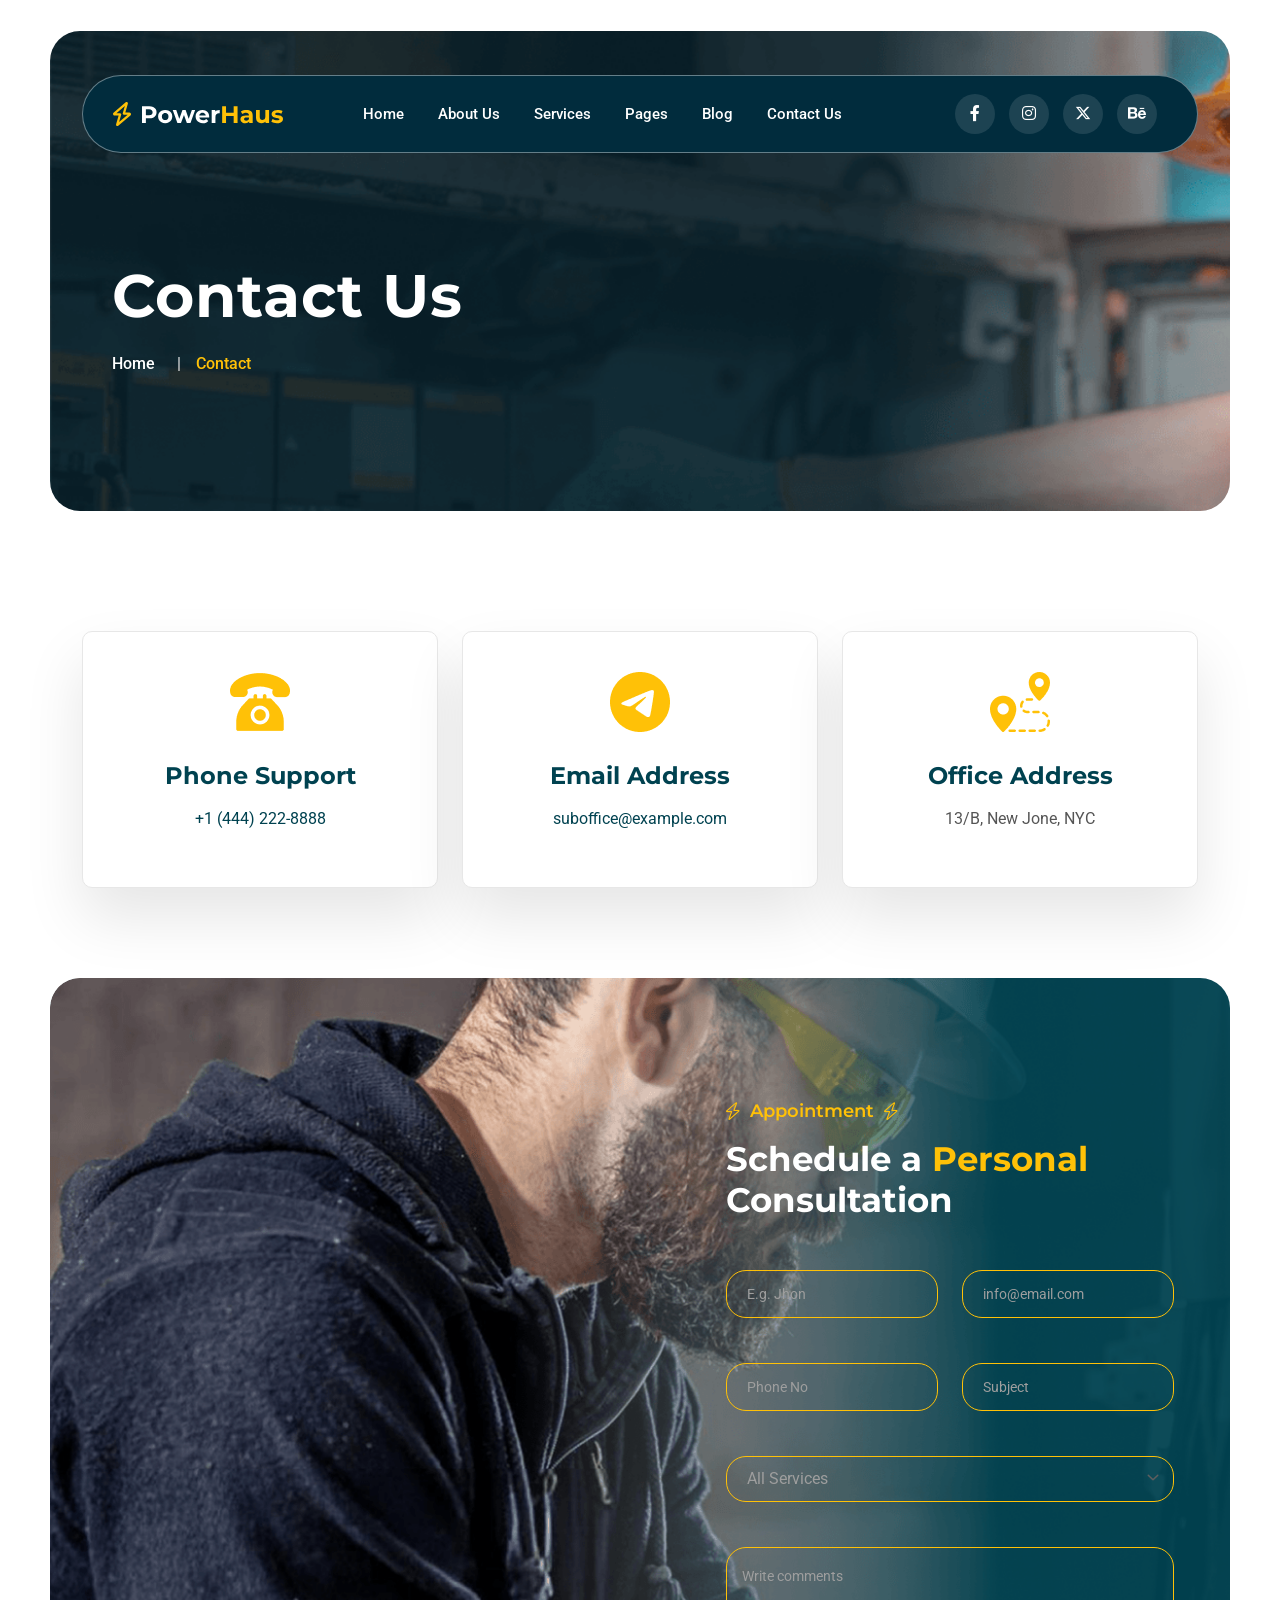
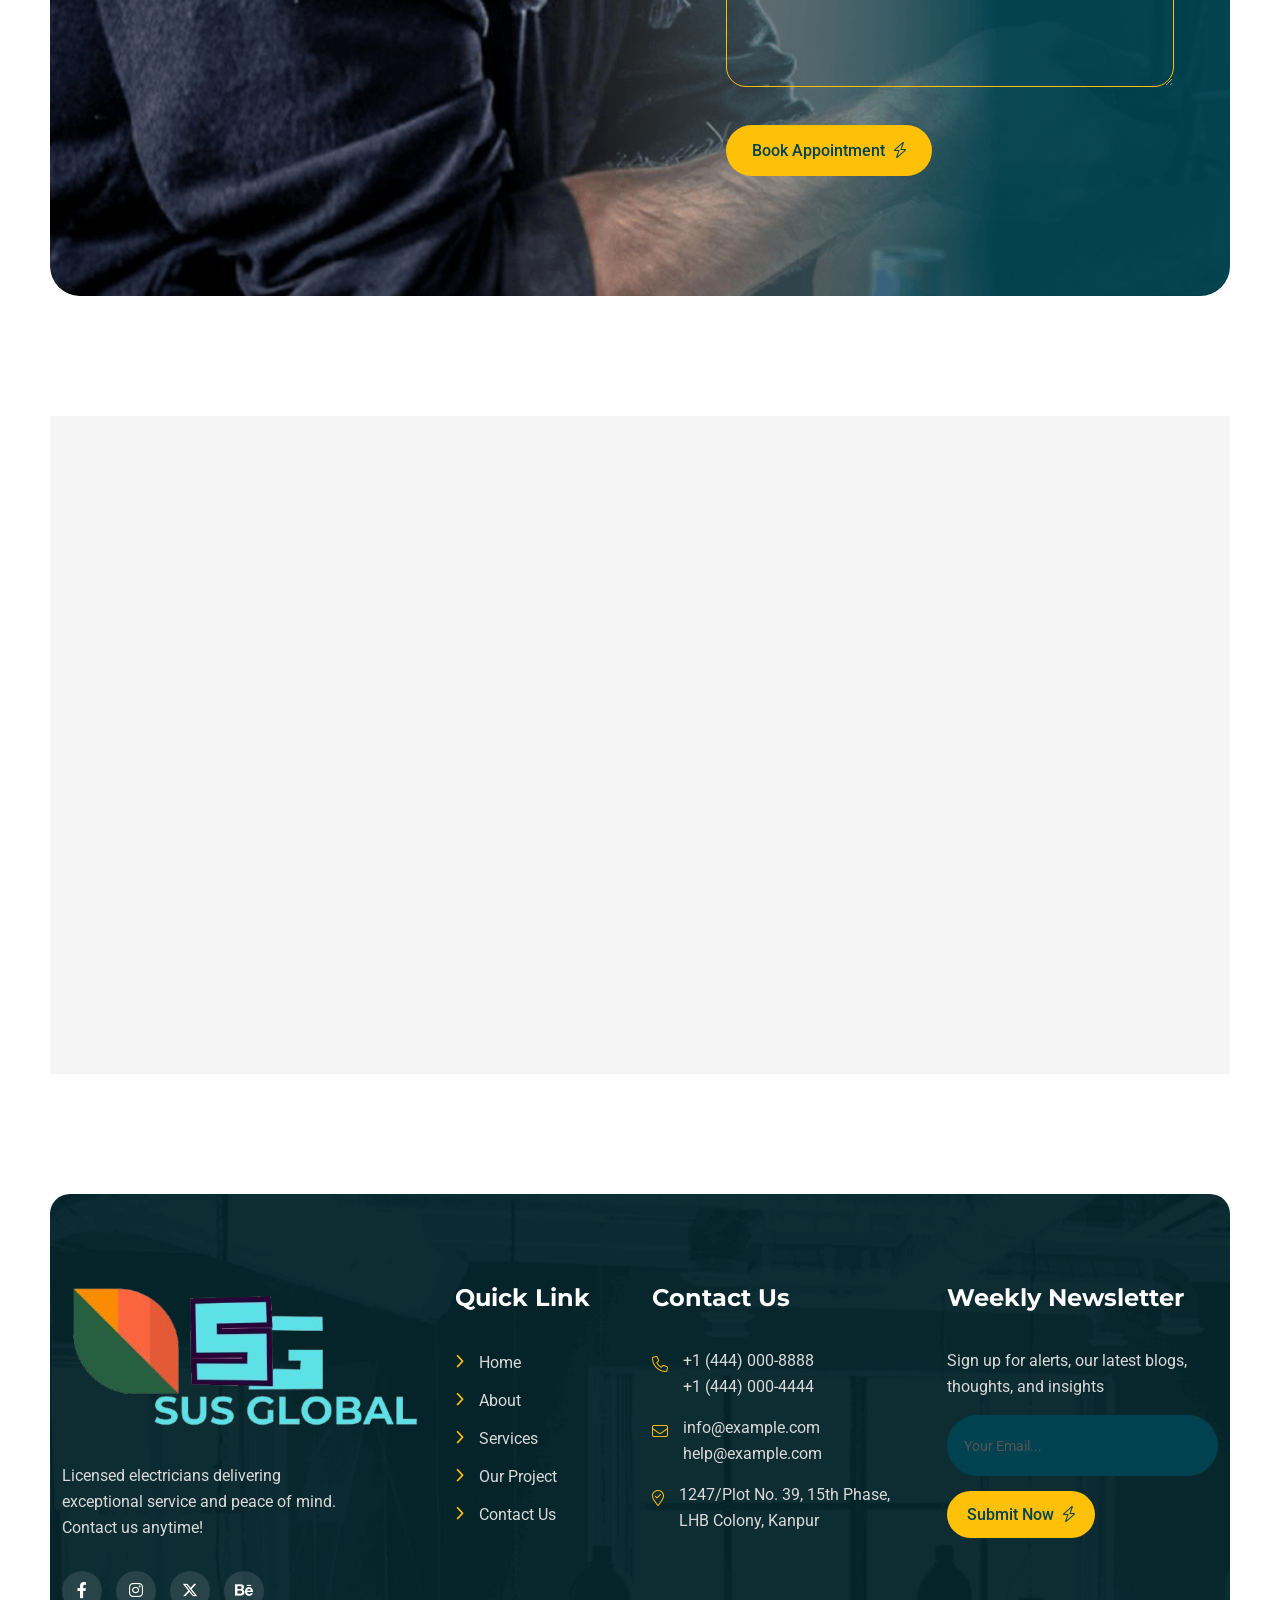
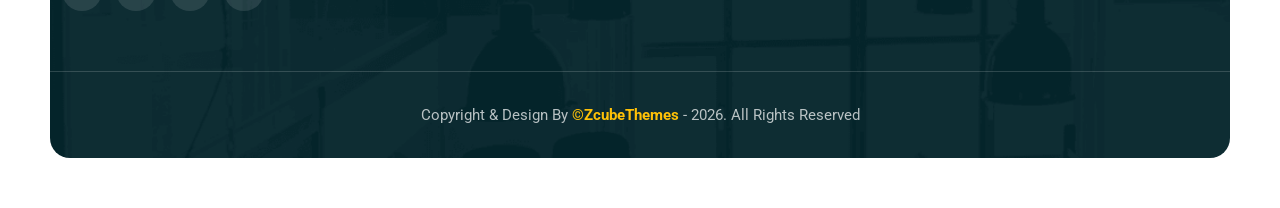
<file: contact.html>
<!doctype html>
<html class="no-js" lang="zxx">



<head>
    <meta charset="utf-8">
    <meta http-equiv="x-ua-compatible" content="ie=edge">
    <title>Powerhaus - Dietitian & Wellness Website HTML Template</title>
    <meta name="description" content="">
    <meta name="viewport" content="width=device-width, initial-scale=1">
    <link rel="shortcut icon" type="image/x-icon" href="img/favicon.ico">
    <!-- Place favicon.ico in the root directory -->

    <!-- CSS here -->
    <link rel="stylesheet" href="css/bootstrap.min.css">
    <link rel="stylesheet" href="css/animate.min.css">
    <link rel="stylesheet" href="css/magnific-popup.css">
    <link rel="stylesheet" href="fontawesome/css/all.min.css">
    <link rel="stylesheet" href="fontawesome-pro/css/all.min.css">
    <link rel="stylesheet" href="css/dripicons.css">
    <link rel="stylesheet" href="css/slick.css">
    <link rel="stylesheet" href="css/meanmenu.css">
    <link rel="stylesheet" href="css/default.css">
    <link rel="stylesheet" href="css/style.css">
    <link rel="stylesheet" href="css/swiper.min.css">
    <link rel="stylesheet" href="css/responsive.css">
</head>

<body>
    <!--  Preloader  -->
    <div id="preloader" class="loader-wrapper">
        <div id="loading" class="loader"> </div>
    </div>
    <!--  Preloader end  -->
    <!-- header -->
    <header class="header-area header-two">
        <div id="header-sticky3" class="menu-area">
            <div class="container-fluid pl-50 pr-50">

                <div class="container">
                    <div class="second-menu">
                        <div class="row align-items-center">
                            <div class="col-xl-3 col-lg-2 col-md-5">
                                <div class="logo">
                                    <a href="index.html"><img src="img/logo/logo.svg" alt="logo"></a>
                                </div>
                            </div>
                            <div class="col-xl-6 col-lg-10">

                                <div class="main-menu text-center">
                                    <nav id="mobile-menu">
                                        <ul>
                                            <li class="has-sub">
                                                <a href="index.html">Home</a>
                                                <ul>
                                                    <li><a href="index.html">Home Page Main</a></li>
                                                    <li><a href="index-2.html">Home Hero Slider</a></li>
                                                   
                                                </ul>
                                            </li>
                                            <li><a href="about.html">About Us</a></li>
                                            <li class="has-sub">
                                                <a href="services.html">Services</a>
                                                <ul>
                                                    <li><a href="services.html">Services</a></li>
                                                    <li><a href="single-service.html">Services Details</a></li>
                                                </ul>
                                            </li>

                                            <li class="has-sub">
                                                <a href="#">Pages</a>
                                                <ul>
                                                    <li><a href="projects.html">Gallery</a></li>
                                                    <li><a href="pricing.html">Pricing</a></li>
                                                    <li><a href="team.html">Team</a></li>
                                                    <li><a href="faq.html">Faq</a></li>
                                                </ul>
                                            </li>
                                            <li class="has-sub">
                                                <a href="#">Blog</a>
                                                <ul>
                                                    <li><a href="blog.html">Blog</a></li>
                                                    <li><a href="blog-details.html">Blog Details</a></li>
                                                </ul>
                                            </li>
                                            <li><a href="contact.html">Contact Us</a></li>
                                        </ul>
                                    </nav>
                                </div>
                            </div>
                            <div class="col-xl-3 col-lg-5 d-none d-xl-block text-right">
                                <div class="footer-social">
                                    <a href="#"><i class="fab fa-facebook-f"></i></a>
                                    <a href="#"><i class="fab fa-instagram"></i></a>
                                    <a href="#"><i class="fa-brands fa-x-twitter"></i></a>
                                    <a href="#"><i class="fab fa-behance"></i></a>
                                </div>

                            </div>

                            <div class="col-12">
                                <div class="mobile-menu"></div>
                            </div>
                        </div>
                    </div>
                </div>

            </div>
        </div>
    </header>
    <!-- header-end -->
    <!-- offcanvas-area -->
    <div class="offcanvas-menu">
        <span class="menu-close"><i class="fas fa-times"></i></span>
        <form role="search" method="get" id="searchform" class="searchform" action="#">
            <input type="text" name="s" id="search" placeholder="Search" />
            <button><i class="fa fa-search"></i></button>
        </form>
        <div id="cssmenu2" class="menu-one-page-menu-container">
            <ul id="menu-one-page-menu-12" class="menu">
                <li class="menu-item menu-item-type-custom menu-item-object-custom"><a href="#home"><span>+8 12 3456897</span></a></li>
                <li class="menu-item menu-item-type-custom menu-item-object-custom"><a href="#howitwork"><span>info@example.com</span></a></li>
            </ul>
        </div>
    </div>
    <div class="offcanvas-overly"></div>
    <!-- offcanvas-end -->

    <!-- main-area -->
    <main>
        <!-- breadcrumb-area -->
        <section class="pl-50 pr-50 ">
            <div class="breadcrumb-area d-flex justify-content-center align-items-center" style="background-image:url(img/bg/bdrc-bg.png)">
                <div class="container">
                    <div class="row align-items-center">
                        <div class="col-xl-12 col-lg-12">
                            <div class="breadcrumb-wrap text-center">
                                <div class="breadcrumb-title">
                                    <h2>Contact Us</h2>
                                    <div class="breadcrumb-wrap">

                                        <nav aria-label="breadcrumb">
                                            <ol class="breadcrumb">
                                                <li class="breadcrumb-item"><a href="index.html">Home</a></li>
                                                <li class="breadcrumb-item active" aria-current="page">Contact</li>
                                            </ol>
                                        </nav>
                                    </div>
                                </div>
                            </div>
                        </div>

                    </div>
                </div>
            </div>
        </section>
        <!-- breadcrumb-area-end -->
        <section class="contact-info fade-slide bottom pt-120 pb-90">
            <div class="container">
                <div class="row">
                    <div class="col-lg-4 col-md-12">
                        <div class="contact-box text-center fade-slide bottom">
                            <div class="services-icon">
                                <img src="img/bg/contact-icon01.png" alt="image">
                            </div>
                            <div class="services-content2">
                                <h5>Phone Support</h5>
                                <p><a href="tel:+14440008888">+1 (444) 222-8888</a></p>
                            </div>
                        </div>
                    </div>
                    <div class="col-lg-4 col-md-12">
                        <div class="contact-box text-center fade-slide bottom">
                            <div class="services-icon">
                                <img src="img/bg/contact-icon02.png" alt="image">
                            </div>
                            <div class="services-content2">
                                <h5>Email Address</h5>
                                <p><a href="mailto:jobs@webtrueexample.com">suboffice@example.com</a></p>
                            </div>
                        </div>
                    </div>
                    <div class="col-lg-4 col-md-12">
                        <div class="contact-box text-center fade-slide bottom">
                            <div class="services-icon">
                                <img src="img/bg/contact-icon03.png" alt="image">
                            </div>
                            <div class="services-content2">
                                <h5>Office Address</h5>
                                <p>13/B, New Jone, NYC</p>
                            </div>
                        </div>
                    </div>

                </div>
            </div>
        </section>
        <!-- contact-area -->
        <section class="contact-bg p-relative">
            <div class="container-box pt-120 pb-120" style="background-image: url(img/bg/contact-bg.png); background-repeat: no-repeat; background-size: cover;">
                <div class="container booking-area">
                    <div class="row justify-content-center align-items-center">
                        <div class="col-lg-6 col-md-12">
                        </div>
                        <div class="col-lg-6 col-md-12 p-relative">
                            <!-- booking-area -->
                            <div class="p-relative">
                                <div class="container">
                                    <form action="#" class="contact-form pl-50">
                                        <div class="row align-items-center">
                                            <div class="col-lg-12">
                                                <div class="section-title mb-50">
                                                    <div class="sub-title"><i class="fa-light fa-bolt"></i> Appointment <i class="fa-light fa-bolt"></i></div>
                                                    <h2>
                                                        Schedule a <span>Personal</span> Consultation
                                                    </h2>
                                                </div>
                                            </div>
                                            <div class="col-lg-6 col-md-6">
                                                <div class="contact-field p-relative c-name mb-30">
                                                    <input type="text" id="firstn" name="firstn" placeholder="E.g. Jhon" required="">
                                                </div>
                                            </div>
                                            <div class="col-lg-6 col-md-6">
                                                <div class="contact-field p-relative c-name mb-30">
                                                    <input type="text" id="email" name="email" placeholder="info@email.com" required="">
                                                </div>
                                            </div>
                                            <div class="col-lg-6 col-md-6">
                                                <div class="contact-field p-relative c-name mb-30">
                                                    <input type="text" id="phone" name="phone" placeholder="Phone No" required="">
                                                </div>
                                            </div>
                                            <div class="col-lg-6 col-md-6">
                                                <div class="contact-field p-relative c-name mb-30">
                                                    <input type="text" id="subject" name="subject" placeholder="Subject" required="">
                                                </div>
                                            </div>
                                            <div class="col-lg-12 col-md-12">
                                                <div class="contact-field p-relative c-name mb-30">
                                                    <div class="select">
                                                        <select name="services" id="allservices">
                                                            <option value="sports-massage">All Services</option>
                                                            <option value="1">Services 1</option>
                                                            <option value="2">Services 2</option>
                                                            <option value="3">Services 3</option>
                                                        </select>
                                                    </div>
                                                </div>
                                            </div>
                                            <div class="col-lg-12 col-md-12">
                                                <div class="contact-field p-relative c-name mb-30">
                                                    <div class="select-2">
                                                        <textarea name="message" id="message" cols="30" rows="50" placeholder="Write comments"></textarea>
                                                    </div>
                                                </div>
                                            </div>
                                            <div class="col-lg-12">
                                                <div class="slider-btn">
                                                    <button class="btn ss-btn" data-animation="fadeInRight" data-delay=".8s"> Book Appointment <i class="fa-light fa-bolt"></i></button>
                                                </div>
                                            </div>
                                        </div>

                                    </form>

                                </div>
                            </div>
                            <!-- booking-area-end -->
                        </div>
                    </div>
                </div>
            </div>
        </section>
        <!-- contact-area-end -->
        <!-- contact-area -->
        <section class="contact-bg p-relative mt-120 mb-120">
            <div class="container-box">
                <!-- map-area-end -->
                <div class="map fix" style="background: #f5f5f5;">
                    <div class="container-flud">

                        <div class="row">
                            <div class="col-lg-12">
                                <iframe src="https://www.google.com/maps/embed?pb=!1m18!1m12!1m3!1d212867.83634504632!2d-112.24455686962897!3d33.52582710700138!2m3!1f0!2f0!3f0!3m2!1i1024!2i768!4f13.1!3m3!1m2!1s0x872b743829374b03%3A0xabaac255b1e43fbe!2sPlexus%20Worldwide!5e0!3m2!1sen!2sin!4v1618567685329!5m2!1sen!2sin" width="600" height="650" style="border:0;" allowfullscreen="" loading="lazy"></iframe>
                            </div>
                        </div>
                    </div>
                </div>
                <!-- map-area-end -->
            </div>
        </section>
        <!-- booking-area-end -->

    </main>
    <!-- main-area-end -->

    <!-- footer -->
    <footer class="footer-bg footer-p mb-50">
        <div class="footer-top pt-90" style="background-image: url(img/bg/footer-bg.png); background-repeat: no-repeat; background-size: cover;">
            <div class="container">
                <div class="row justify-content-between">
                    <div class="col-xl-4 col-lg-4 col-sm-6">
                        <div class="footer-widget mb-30">
                            <div class="f-widget-title mb-30">
                                <img src="img/logo/f_logo.png" alt="img">
                            </div>
                            <p class="pr-90">Licensed electricians delivering exceptional service and peace of mind. Contact us anytime!</p>
                            <div class="footer-social mt-30">
                                <a href="#"><i class="fab fa-facebook-f"></i></a>
                                <a href="#"><i class="fab fa-instagram"></i></a>
                                <a href="#"><i class="fa-brands fa-x-twitter"></i></a>
                                <a href="#"><i class="fab fa-behance"></i></a>
                            </div>
                        </div>
                    </div>
                    <div class="col-xl-2 col-lg-2 col-sm-6">
                        <div class="footer-widget mb-30">
                            <div class="f-widget-title">
                                <h2>Quick Link</h2>
                            </div>
                            <div class="footer-link">
                                <ul>
                                    <li><a href="about.html">Home</a></li>
                                    <li><a href="about.html">about</a></li>
                                    <li><a href="services.html">services</a></li>
                                    <li><a href="projects.html">Our Project</a></li>
                                    <li><a href="contact.html">Contact Us</a></li>
                                </ul>
                            </div>
                        </div>
                    </div>
                    <div class="col-xl-3 col-lg-3 col-sm-6">
                        <div class="footer-widget mb-30">
                            <div class="f-widget-title">
                                <h2>Contact Us</h2>
                            </div>
                            <div class="f-contact">
                                <ul>
                                    <li>
                                        <i class="icon fal fa-phone"></i>
                                        <span><a href="tel:+14440008888">+1 (444) 000-8888</a><br><a href="tel:+14440004444">+1 (444) 000-4444</a></span>
                                    </li>
                                    <li><i class="icon fal fa-envelope"></i>
                                        <span>
                                            <a href="mailto:info@example.com">info@example.com</a>
                                            <br>
                                            <a href="mailto:help@example.com">help@example.com</a>
                                        </span>
                                    </li>
                                    <li>
                                        <i class="icon fal fa-map-marker-check"></i>
                                        <span>1247/Plot No. 39, 15th Phase,<br> LHB Colony, Kanpur</span>
                                    </li>
                                </ul>
                            </div>
                        </div>
                    </div>
                    <div class="col-xl-3 col-lg-3 col-sm-6">
                        <div class="footer-widget mb-30">
                            <div class="f-widget-title">
                                <h2>Weekly Newsletter</h2>
                            </div>
                            <div class="footer-link">
                                <p>Sign up for alerts, our latest blogs, thoughts, and insights</p>
                                <div class="subricbe p-relative" data-animation="fadeInDown" data-delay=".4s">
                                    <form action="https://tarbiyahschool.co.in/powerhaus/news-mail.php" method="post" class="contact-form ">
                                        <input type="text" id="email2" name="email2" class="header-input" placeholder="Your Email..." required="">
                                        <button class="btn header-btn"> Submit Now <i class="fa-light fa-bolt"></i> </button>
                                    </form>
                                </div>
                            </div>

                        </div>
                    </div>
                </div>
            </div>
            <div class="copyright-wrap">
                <div class="container">
                    <div class="row align-items-center text-center">
                        <div class="col-lg-12 col-md-12">
                            Copyright &amp; Design By <a href="#">©ZcubeThemes</a> - 2026. All Rights Reserved
                        </div>
                    </div>
                </div>
            </div>
        </div>
    </footer>
    <!-- footer-end -->
    <!-- JS here -->
    <script src="js/vendor/modernizr-3.5.0.min.js"></script>
    <script src="js/vendor/jquery-3.6.0.min.js"></script>
    <script src="js/popper.min.js"></script>
    <script src="js/bootstrap.min.js"></script>
    <script src="js/slick.min.js"></script>
    <script src="js/wow.min.js"></script>
    <script src="js/js_isotope.pkgd.min.js"></script>
    <script src="js/imagesloaded.min.js"></script>
    <script src="js/parallax.min.js"></script>
    <script src="js/jquery.waypoints.min.js"></script>
    <script src="js/jquery.counterup.min.js"></script>
    <script src="js/jquery.scrollUp.min.js"></script>
    <script src="js/swiper.min.js"></script>
    <script src="js/jquery.meanmenu.min.js"></script>
    <script src="js/jquery.magnific-popup.min.js"></script>
    <!--gsap js file -->
    <script src="js/gsap.min.js"></script>
    <!-- Text Effect js file -->
    <script src="js/SplitText.js"></script>
    <script src="js/ScrollTrigger.min.js"></script>
    <script src="js/main.js"></script>
</body>


</html>
</file>
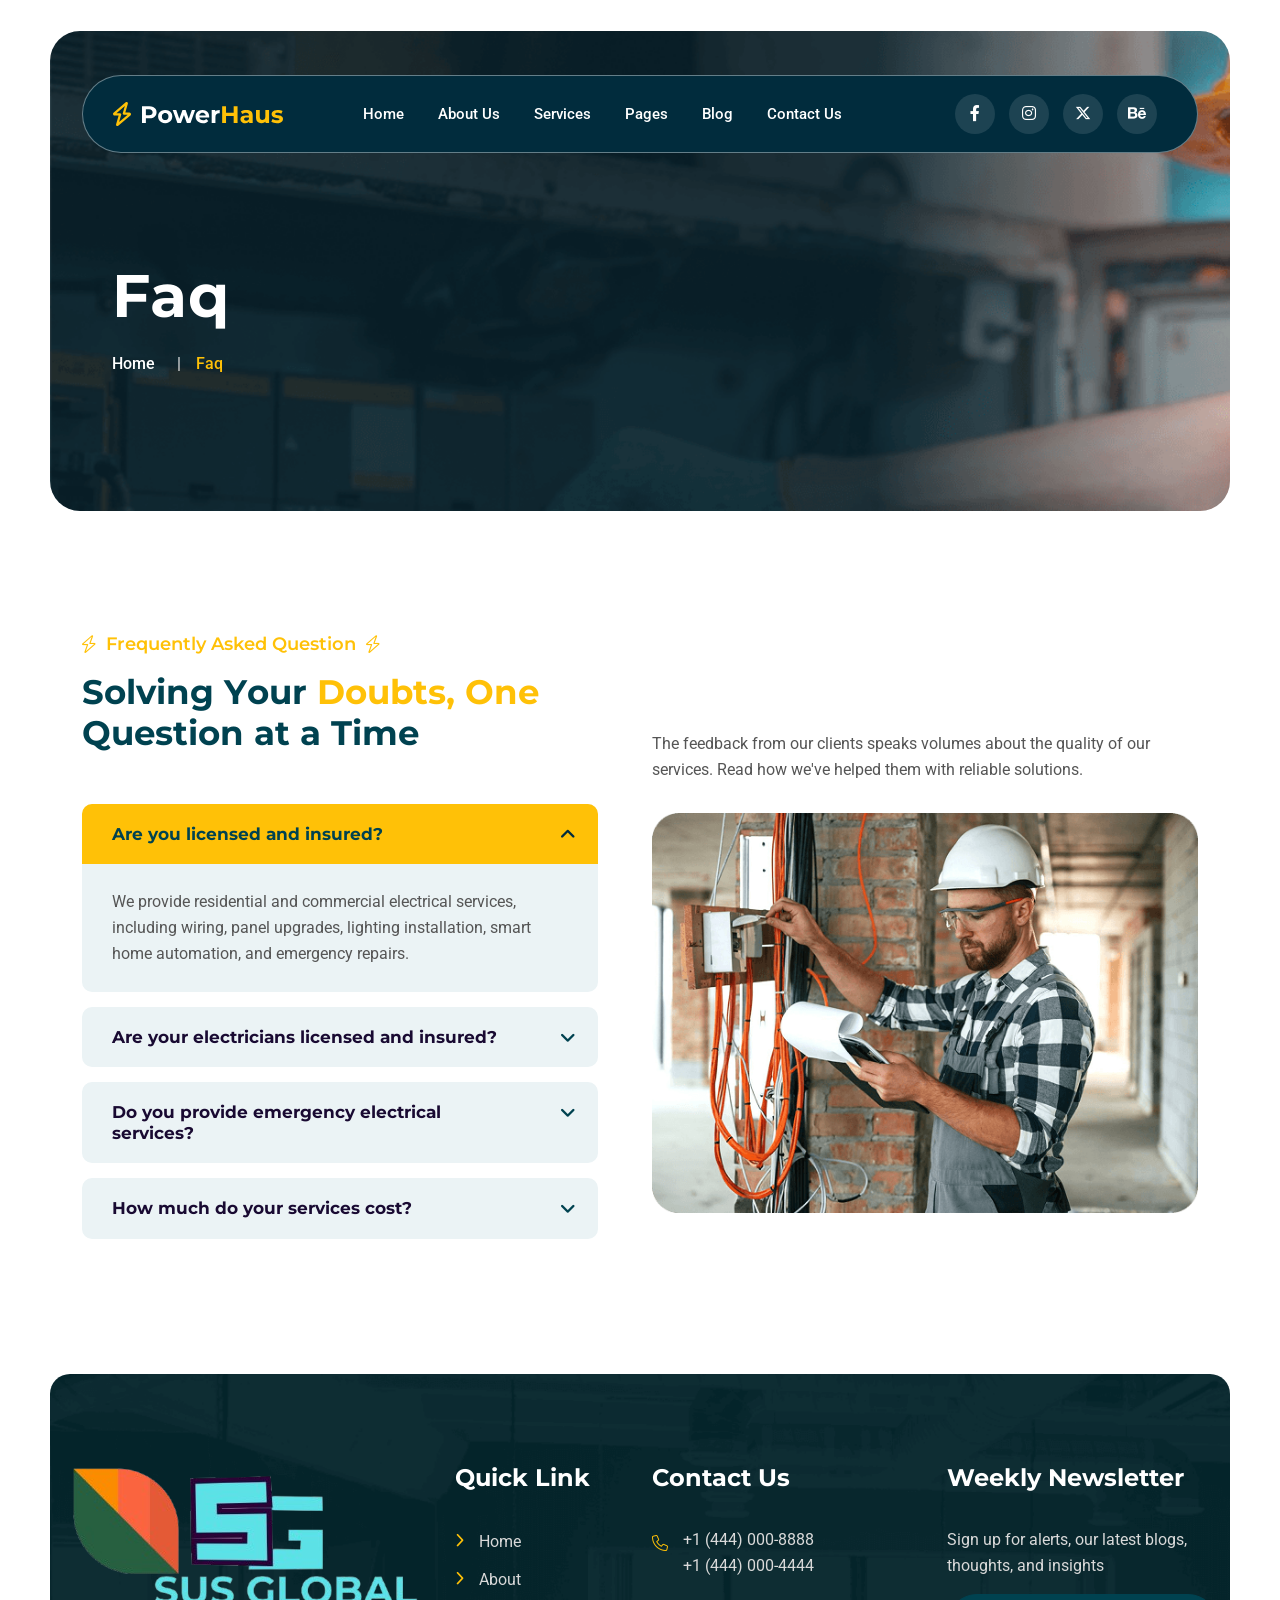
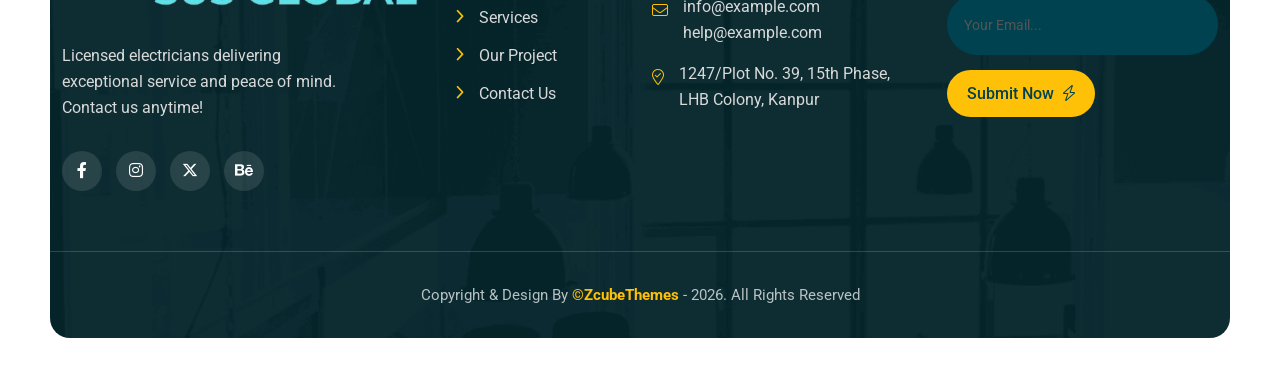
<file: faq.html>
<!doctype html>
<html class="no-js" lang="zxx">


<head>
    <meta charset="utf-8">
    <meta http-equiv="x-ua-compatible" content="ie=edge">
    <title>Powerhaus - Dietitian & Wellness Website HTML Template</title>
    <meta name="description" content="">
    <meta name="viewport" content="width=device-width, initial-scale=1">
    <link rel="shortcut icon" type="image/x-icon" href="img/favicon.ico">
    <!-- Place favicon.ico in the root directory -->

    <!-- CSS here -->
    <link rel="stylesheet" href="css/bootstrap.min.css">
    <link rel="stylesheet" href="css/animate.min.css">
    <link rel="stylesheet" href="css/magnific-popup.css">
    <link rel="stylesheet" href="fontawesome/css/all.min.css">
    <link rel="stylesheet" href="fontawesome-pro/css/all.min.css">
    <link rel="stylesheet" href="css/dripicons.css">
    <link rel="stylesheet" href="css/slick.css">
    <link rel="stylesheet" href="css/meanmenu.css">
    <link rel="stylesheet" href="css/default.css">
    <link rel="stylesheet" href="css/style.css">
    <link rel="stylesheet" href="css/swiper.min.css">
    <link rel="stylesheet" href="css/responsive.css">
</head>

<body>
    <!--  Preloader  -->
    <div id="preloader" class="loader-wrapper">
        <div id="loading" class="loader"> </div>
    </div>
    <!--  Preloader end  -->
    <!-- header -->
    <header class="header-area header-two">
        <div id="header-sticky3" class="menu-area">
            <div class="container-fluid pl-50 pr-50">

                <div class="container">
                    <div class="second-menu">
                        <div class="row align-items-center">
                            <div class="col-xl-3 col-lg-2 col-md-5">
                                <div class="logo">
                                    <a href="index.html"><img src="img/logo/logo.svg" alt="logo"></a>
                                </div>
                            </div>
                            <div class="col-xl-6 col-lg-10">

                                <div class="main-menu text-center">
                                    <nav id="mobile-menu">
                                        <ul>
                                            <li class="has-sub">
                                                <a href="index.html">Home</a>
                                                <ul>
                                                    <li><a href="index.html">Home Page Main</a></li>
                                                    <li><a href="index-2.html">Home Hero Slider</a></li>
                                                   
                                                </ul>
                                            </li>
                                            <li><a href="about.html">About Us</a></li>
                                            <li class="has-sub">
                                                <a href="services.html">Services</a>
                                                <ul>
                                                    <li><a href="services.html">Services</a></li>
                                                    <li><a href="single-service.html">Services Details</a></li>
                                                </ul>
                                            </li>

                                            <li class="has-sub">
                                                <a href="#">Pages</a>
                                                <ul>
                                                    <li><a href="projects.html">Gallery</a></li>
                                                    <li><a href="pricing.html">Pricing</a></li>
                                                    <li><a href="team.html">Team</a></li>
                                                    <li><a href="faq.html">Faq</a></li>
                                                </ul>
                                            </li>
                                            <li class="has-sub">
                                                <a href="#">Blog</a>
                                                <ul>
                                                    <li><a href="blog.html">Blog</a></li>
                                                    <li><a href="blog-details.html">Blog Details</a></li>
                                                </ul>
                                            </li>
                                            <li><a href="contact.html">Contact Us</a></li>
                                        </ul>
                                    </nav>
                                </div>
                            </div>
                            <div class="col-xl-3 col-lg-5 d-none d-xl-block text-right">
                                <div class="footer-social">
                                    <a href="#"><i class="fab fa-facebook-f"></i></a>
                                    <a href="#"><i class="fab fa-instagram"></i></a>
                                    <a href="#"><i class="fa-brands fa-x-twitter"></i></a>
                                    <a href="#"><i class="fab fa-behance"></i></a>
                                </div>

                            </div>

                            <div class="col-12">
                                <div class="mobile-menu"></div>
                            </div>
                        </div>
                    </div>
                </div>

            </div>
        </div>
    </header>
    <!-- header-end -->
    <!-- offcanvas-area -->
    <div class="offcanvas-menu">
        <span class="menu-close"><i class="fas fa-times"></i></span>
        <form role="search" method="get" id="searchform" class="searchform" action="#">
            <input type="text" name="s" id="search" placeholder="Search" />
            <button><i class="fa fa-search"></i></button>
        </form>
        <div id="cssmenu2" class="menu-one-page-menu-container">
            <ul id="menu-one-page-menu-12" class="menu">
                <li class="menu-item menu-item-type-custom menu-item-object-custom"><a href="#home"><span>+8 12 3456897</span></a></li>
                <li class="menu-item menu-item-type-custom menu-item-object-custom"><a href="#howitwork"><span>info@example.com</span></a></li>
            </ul>
        </div>
    </div>
    <div class="offcanvas-overly"></div>
    <!-- offcanvas-end -->

    <!-- main-area -->
    <main>
        <!-- breadcrumb-area -->
        <section class="pl-50 pr-50 ">
            <div class="breadcrumb-area d-flex justify-content-center align-items-center" style="background-image:url(img/bg/bdrc-bg.png)">
                <div class="container">
                    <div class="row align-items-center">
                        <div class="col-xl-12 col-lg-12">
                            <div class="breadcrumb-wrap text-center">
                                <div class="breadcrumb-title">
                                    <h2>Faq</h2>
                                    <div class="breadcrumb-wrap">

                                        <nav aria-label="breadcrumb">
                                            <ol class="breadcrumb">
                                                <li class="breadcrumb-item"><a href="index.html">Home</a></li>
                                                <li class="breadcrumb-item active" aria-current="page">Faq</li>
                                            </ol>
                                        </nav>
                                    </div>
                                </div>
                            </div>
                        </div>

                    </div>
                </div>
            </div>
        </section>
        <!-- breadcrumb-area-end -->
        <!-- faq-area -->
        <section class="faq pt-120 pb-120 p-relative fix">
            <div class="container">
                <div class="row">
                    <div class="col-lg-6 col-md-12  wow fadeInUp animated" data-animation="fadeInUp" data-delay=".4s">
                        <div class="faq-wrap pr-30 wow fadeInUp animated" data-animation="fadeInUp" data-delay=".4s">
                            <div class="section-title wow fadeInUp animated mb-50" data-animation="fadeInUp animated" data-delay=".2s">
                                <div class="sub-title"> <i class="fa-light fa-bolt"></i> frequently asked question <i class="fa-light fa-bolt"></i></div>
                                <h2 class="text-anime-style-3">Solving Your <span>Doubts,</span> <span>One</span> Question at a Time</h2>
                            </div>
                            <div class="accordion" id="accordionExample">
                                <div class="card">
                                    <div class="card-header" id="headingThree">
                                        <h2 class="mb-0">
                                            <button class="faq-btn" type="button" data-bs-toggle="collapse" data-bs-target="#collapseThree">
                                                Are you licensed and insured?
                                            </button>
                                        </h2>
                                    </div>
                                    <div id="collapseThree" class="collapse show" data-bs-parent="#accordionExample">
                                        <div class="card-body">
                                            We provide residential and commercial electrical services, including wiring, panel upgrades, lighting installation, smart home automation, and emergency repairs.

                                        </div>
                                    </div>
                                </div>
                                <div class="card">
                                    <div class="card-header" id="headingOne">
                                        <h2 class="mb-0">
                                            <button class="faq-btn collapsed" type="button" data-bs-toggle="collapse" data-bs-target="#collapseOne">
                                                Are your electricians licensed and insured?
                                            </button>
                                        </h2>
                                    </div>
                                    <div id="collapseOne" class="collapse" data-bs-parent="#accordionExample">
                                        <div class="card-body">
                                            We provide residential and commercial electrical services, including wiring, panel upgrades, lighting installation, smart home automation, and emergency repairs.

                                        </div>
                                    </div>
                                </div>
                                <div class="card">
                                    <div class="card-header" id="headingTwo">
                                        <h2 class="mb-0">
                                            <button class="faq-btn collapsed" type="button" data-bs-toggle="collapse" data-bs-target="#collapseTwo">
                                                Do you provide emergency electrical services?
                                            </button>
                                        </h2>
                                    </div>
                                    <div id="collapseTwo" class="collapse" data-bs-parent="#accordionExample">
                                        <div class="card-body">
                                            We provide residential and commercial electrical services, including wiring, panel upgrades, lighting installation, smart home automation, and emergency repairs.

                                        </div>
                                    </div>
                                </div>
                                <div class="card">
                                    <div class="card-header" id="headingFour">
                                        <h2 class="mb-0">
                                            <button class="faq-btn collapsed" type="button" data-bs-toggle="collapse" data-bs-target="#collapseFour">
                                                How much do your services cost?
                                            </button>
                                        </h2>
                                    </div>
                                    <div id="collapseFour" class="collapse" data-bs-parent="#accordionExample">
                                        <div class="card-body">
                                            We provide residential and commercial electrical services, including wiring, panel upgrades, lighting installation, smart home automation, and emergency repairs.
                                        </div>
                                    </div>
                                </div>
                            </div>
                        </div>
                    </div>
                    <div class="col-lg-6 col-md-12  wow fadeInDown animated" data-animation="fadeInDown" data-delay=".4s">
                        <div class="faq-img mt-100 p-relative img-custom-anim-left wow fadeInLeft" data-delay=".1s">
                            <p class="mb-30">The feedback from our clients speaks volumes about the quality of our services. Read how we've helped them with reliable solutions.</p>
                            <img src="img/bg/faq_img.png" alt="img">
                        </div>
                    </div>

                </div>
            </div>
        </section>
        <!-- faq-area -->

    </main>
    <!-- main-area-end -->

    <!-- footer -->
    <footer class="footer-bg footer-p mb-50">
        <div class="footer-top pt-90" style="background-image: url(img/bg/footer-bg.png); background-repeat: no-repeat; background-size: cover;">
            <div class="container">
                <div class="row justify-content-between">
                    <div class="col-xl-4 col-lg-4 col-sm-6">
                        <div class="footer-widget mb-30">
                            <div class="f-widget-title mb-30">
                                <img src="img/logo/f_logo.png" alt="img">
                            </div>
                            <p class="pr-90">Licensed electricians delivering exceptional service and peace of mind. Contact us anytime!</p>
                            <div class="footer-social mt-30">
                                <a href="#"><i class="fab fa-facebook-f"></i></a>
                                <a href="#"><i class="fab fa-instagram"></i></a>
                                <a href="#"><i class="fa-brands fa-x-twitter"></i></a>
                                <a href="#"><i class="fab fa-behance"></i></a>
                            </div>
                        </div>
                    </div>
                    <div class="col-xl-2 col-lg-2 col-sm-6">
                        <div class="footer-widget mb-30">
                            <div class="f-widget-title">
                                <h2>Quick Link</h2>
                            </div>
                            <div class="footer-link">
                                <ul>
                                    <li><a href="about.html">Home</a></li>
                                    <li><a href="about.html">about</a></li>
                                    <li><a href="services.html">services</a></li>
                                    <li><a href="projects.html">Our Project</a></li>
                                    <li><a href="contact.html">Contact Us</a></li>
                                </ul>
                            </div>
                        </div>
                    </div>
                    <div class="col-xl-3 col-lg-3 col-sm-6">
                        <div class="footer-widget mb-30">
                            <div class="f-widget-title">
                                <h2>Contact Us</h2>
                            </div>
                            <div class="f-contact">
                                <ul>
                                    <li>
                                        <i class="icon fal fa-phone"></i>
                                        <span><a href="tel:+14440008888">+1 (444) 000-8888</a><br><a href="tel:+14440004444">+1 (444) 000-4444</a></span>
                                    </li>
                                    <li><i class="icon fal fa-envelope"></i>
                                        <span>
                                            <a href="mailto:info@example.com">info@example.com</a>
                                            <br>
                                            <a href="mailto:help@example.com">help@example.com</a>
                                        </span>
                                    </li>
                                    <li>
                                        <i class="icon fal fa-map-marker-check"></i>
                                        <span>1247/Plot No. 39, 15th Phase,<br> LHB Colony, Kanpur</span>
                                    </li>
                                </ul>
                            </div>
                        </div>
                    </div>
                    <div class="col-xl-3 col-lg-3 col-sm-6">
                        <div class="footer-widget mb-30">
                            <div class="f-widget-title">
                                <h2>Weekly Newsletter</h2>
                            </div>
                            <div class="footer-link">
                                <p>Sign up for alerts, our latest blogs, thoughts, and insights</p>
                                <div class="subricbe p-relative" data-animation="fadeInDown" data-delay=".4s">
                                    <form action="https://tarbiyahschool.co.in/powerhaus/news-mail.php" method="post" class="contact-form ">
                                        <input type="text" id="email2" name="email2" class="header-input" placeholder="Your Email..." required="">
                                        <button class="btn header-btn"> Submit Now <i class="fa-light fa-bolt"></i> </button>
                                    </form>
                                </div>
                            </div>

                        </div>
                    </div>
                </div>
            </div>
            <div class="copyright-wrap">
                <div class="container">
                    <div class="row align-items-center text-center">
                        <div class="col-lg-12 col-md-12">
                            Copyright &amp; Design By <a href="#">©ZcubeThemes</a> - 2026. All Rights Reserved
                        </div>
                    </div>
                </div>
            </div>
        </div>
    </footer>
    <!-- footer-end -->
    <!-- JS here -->
    <script src="js/vendor/modernizr-3.5.0.min.js"></script>
    <script src="js/vendor/jquery-3.6.0.min.js"></script>
    <script src="js/popper.min.js"></script>
    <script src="js/bootstrap.min.js"></script>
    <script src="js/slick.min.js"></script>
    <script src="js/wow.min.js"></script>
    <script src="js/js_isotope.pkgd.min.js"></script>
    <script src="js/imagesloaded.min.js"></script>
    <script src="js/parallax.min.js"></script>
    <script src="js/jquery.waypoints.min.js"></script>
    <script src="js/jquery.counterup.min.js"></script>
    <script src="js/jquery.scrollUp.min.js"></script>
    <script src="js/swiper.min.js"></script>
    <script src="js/jquery.meanmenu.min.js"></script>
    <script src="js/jquery.magnific-popup.min.js"></script>
    <!--gsap js file -->
    <script src="js/gsap.min.js"></script>
    <!-- Text Effect js file -->
    <script src="js/SplitText.js"></script>
    <script src="js/ScrollTrigger.min.js"></script>
    <script src="js/main.js"></script>
</body>


</html>
</file>
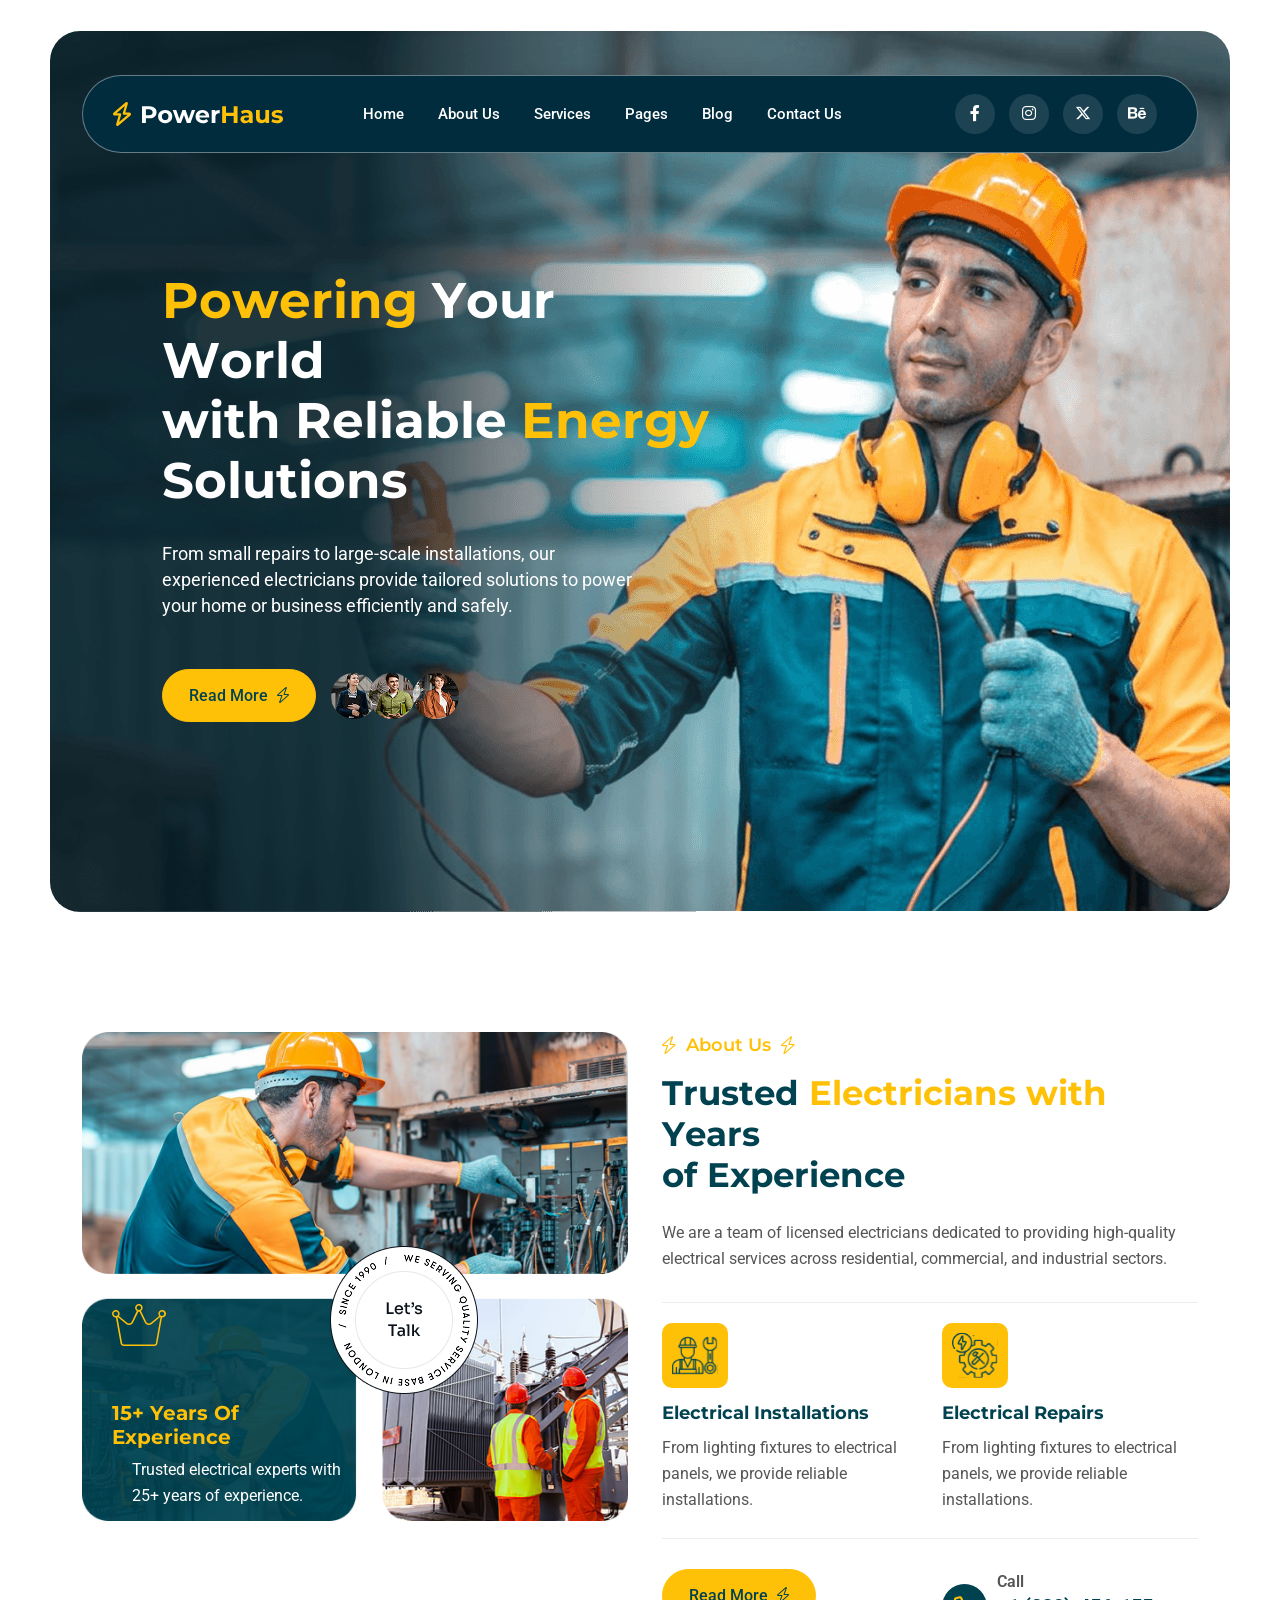
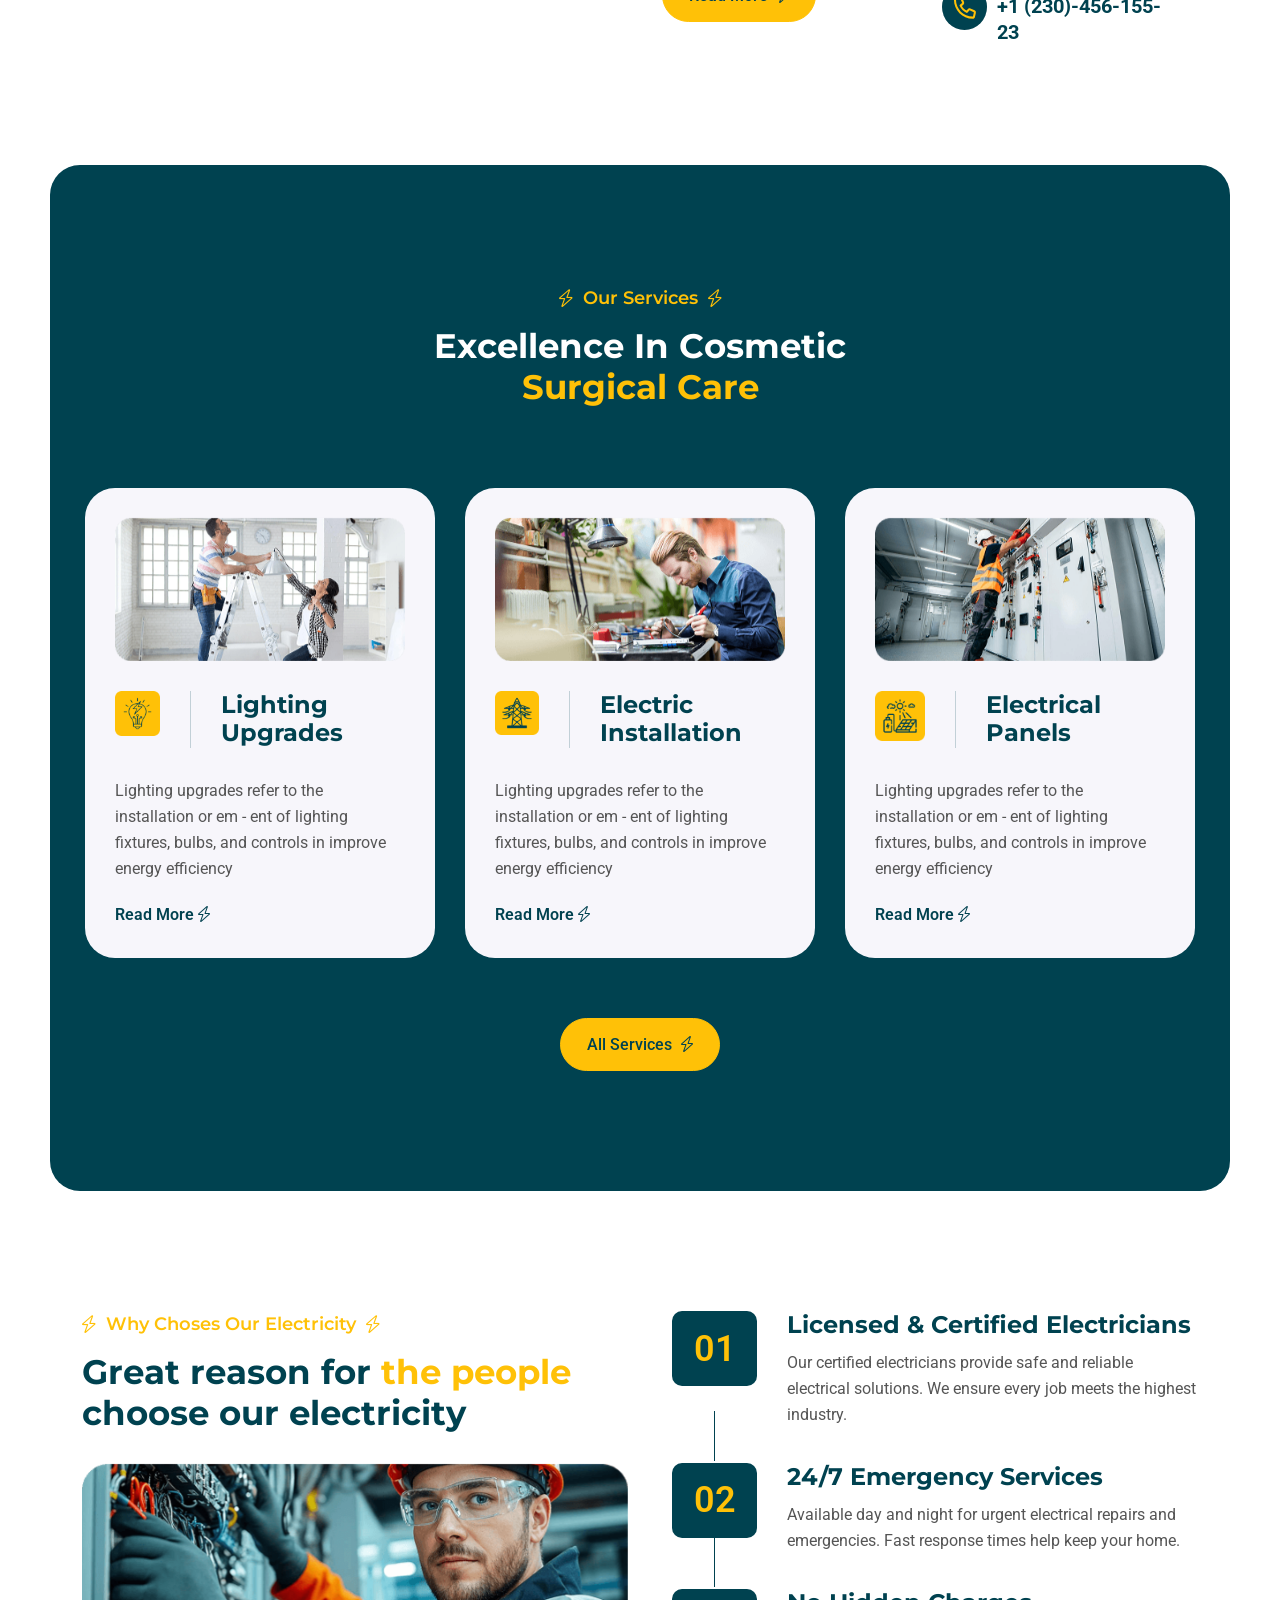
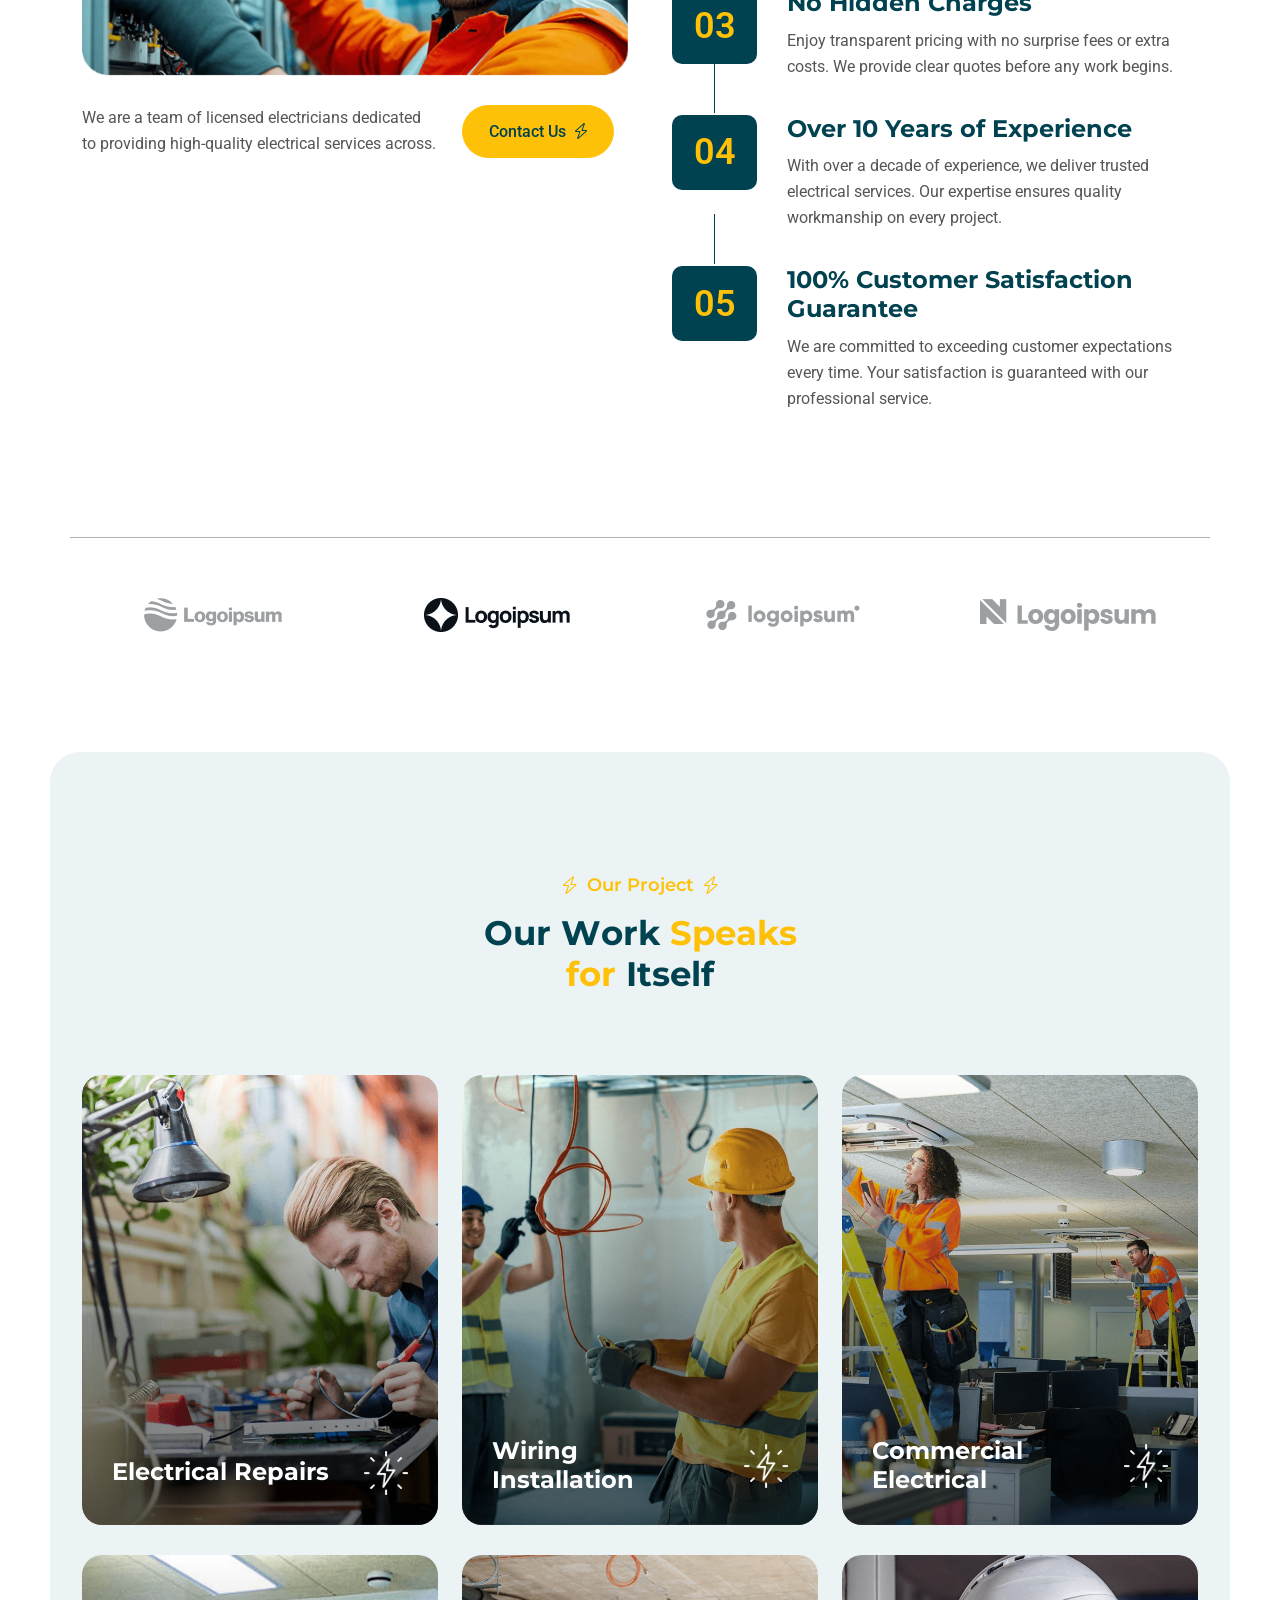
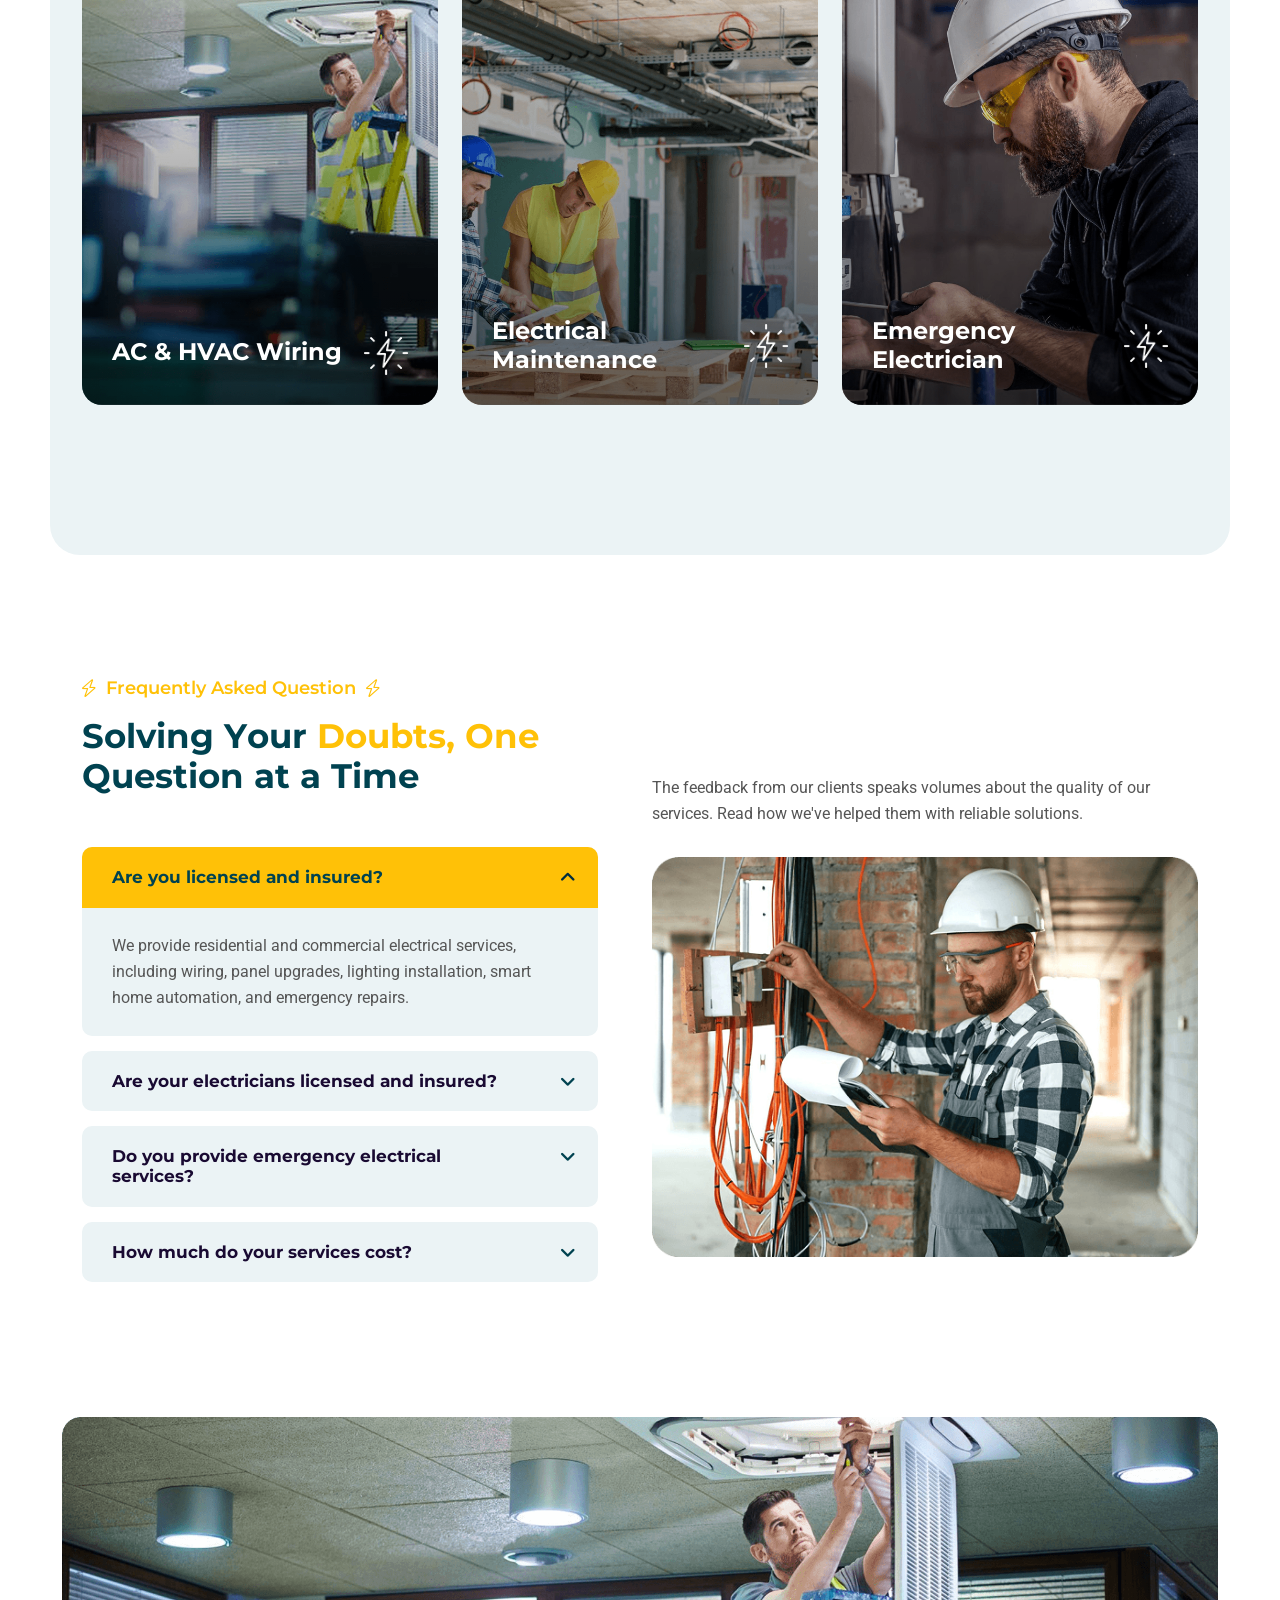
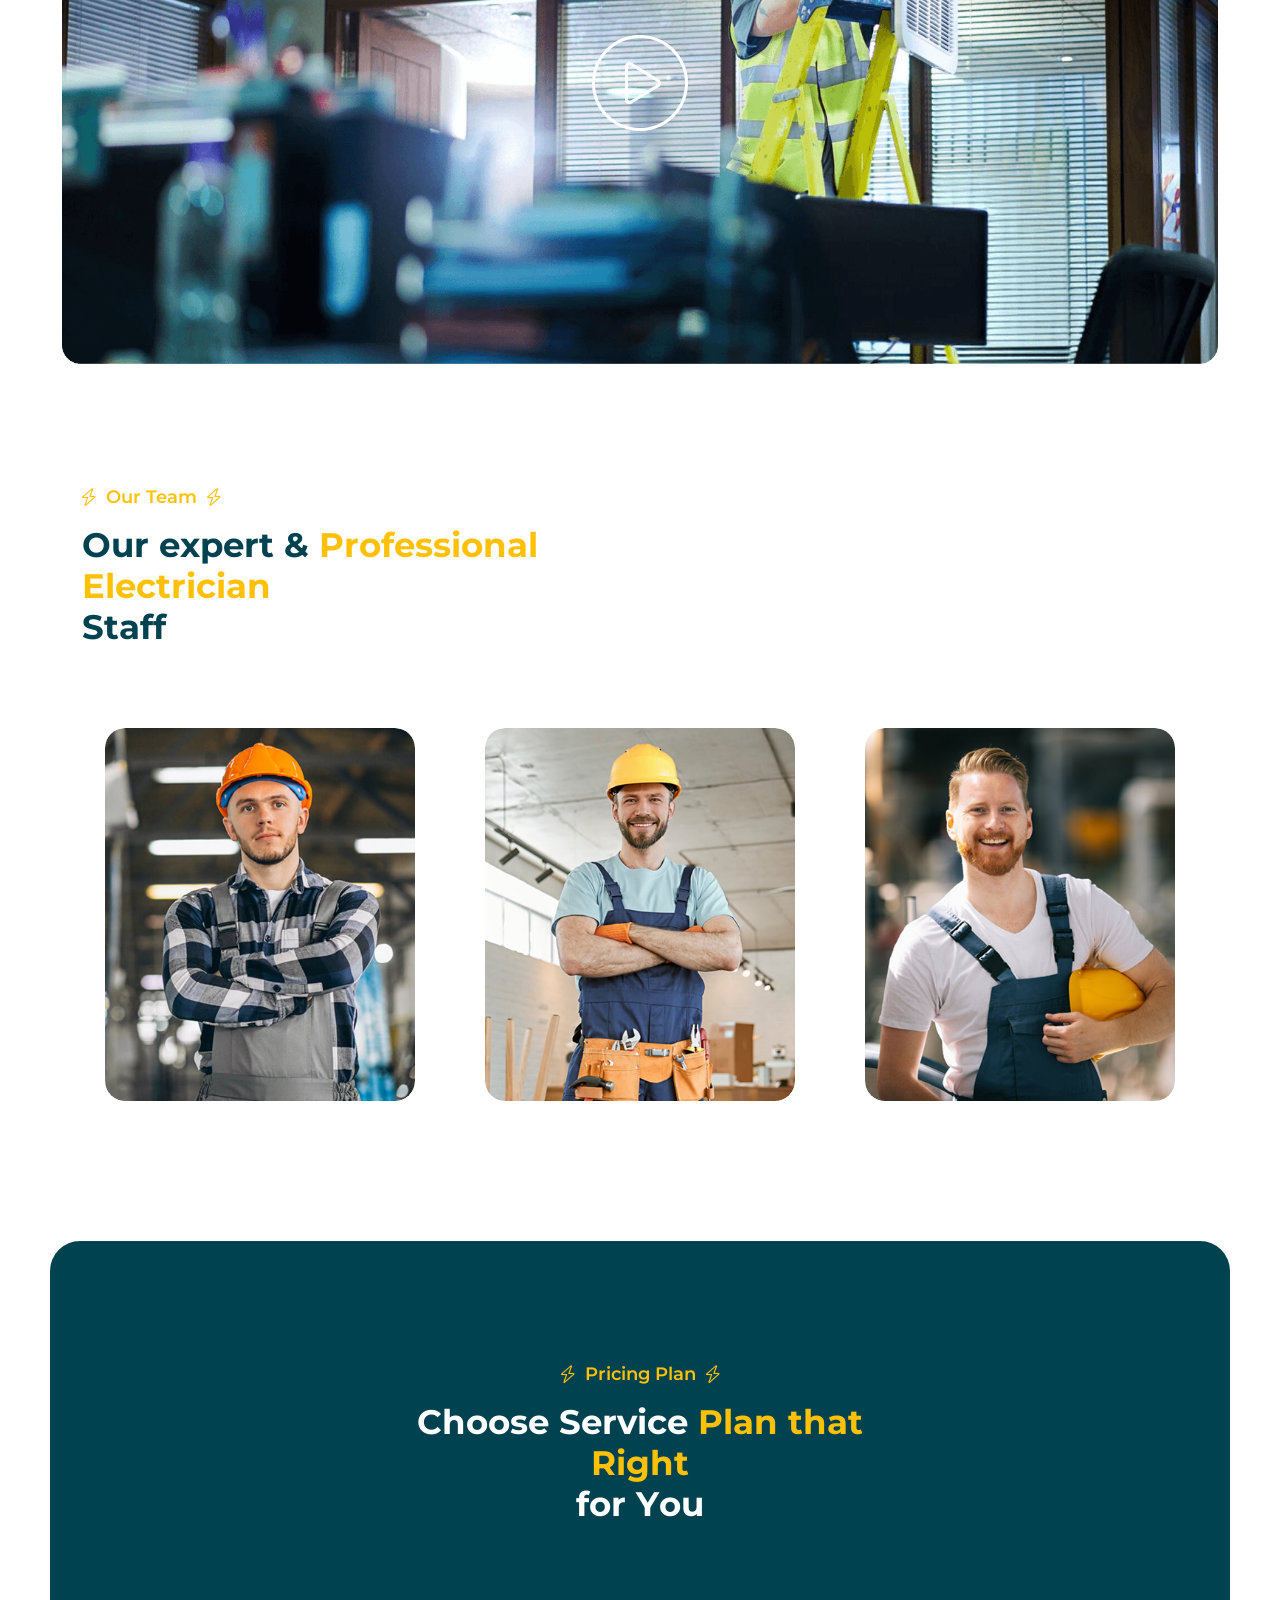
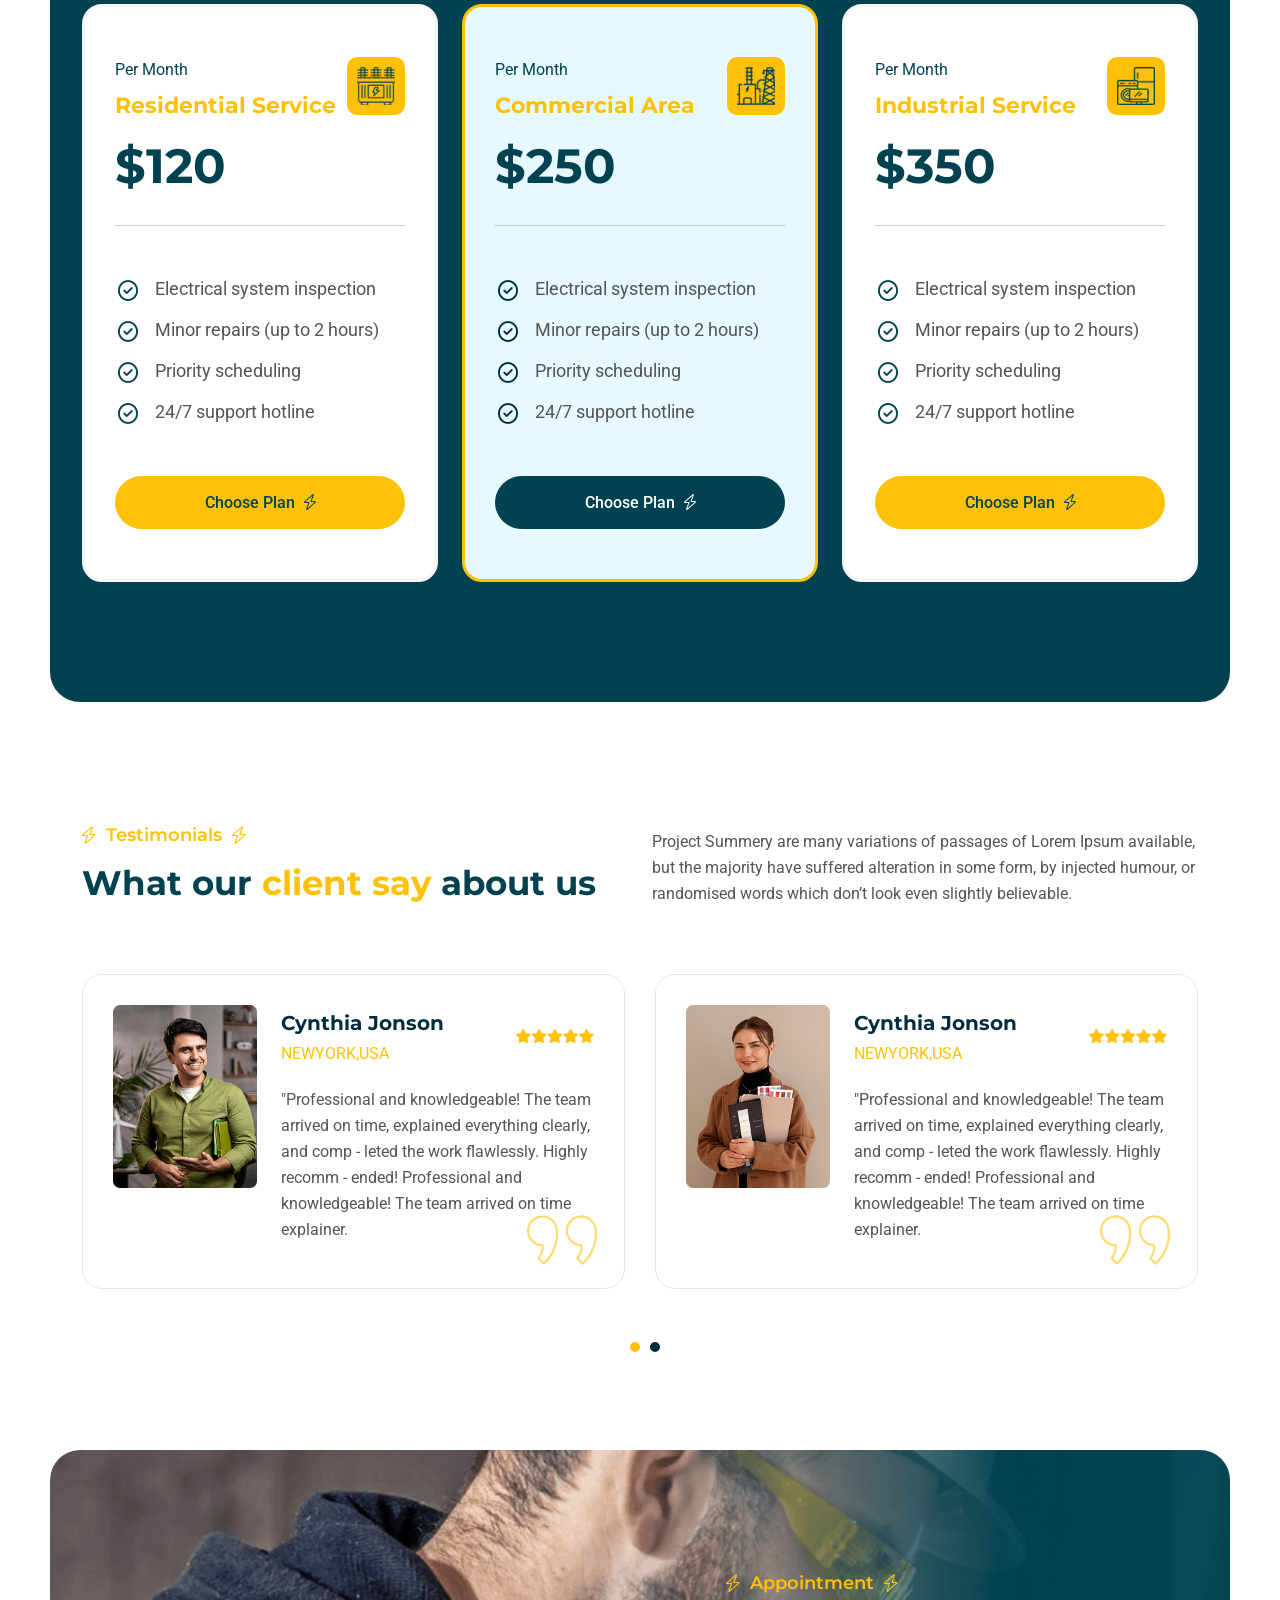
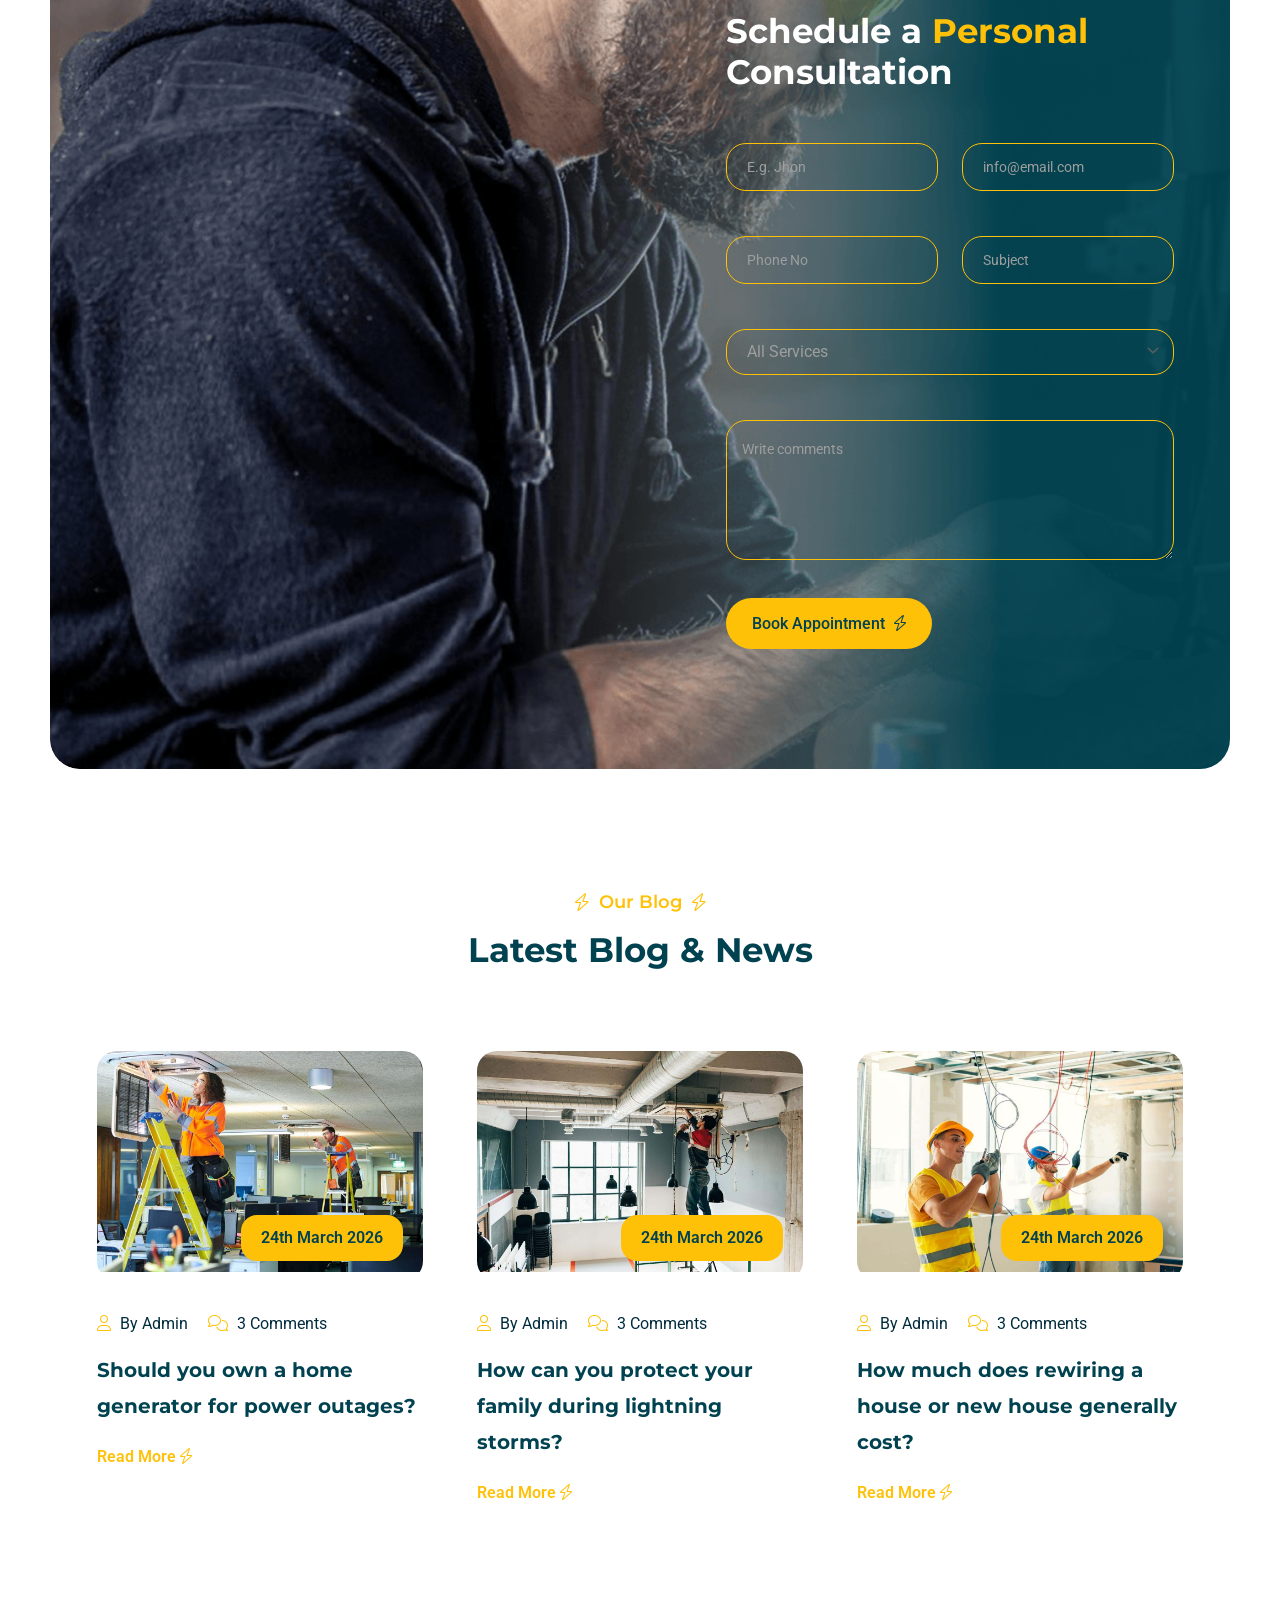
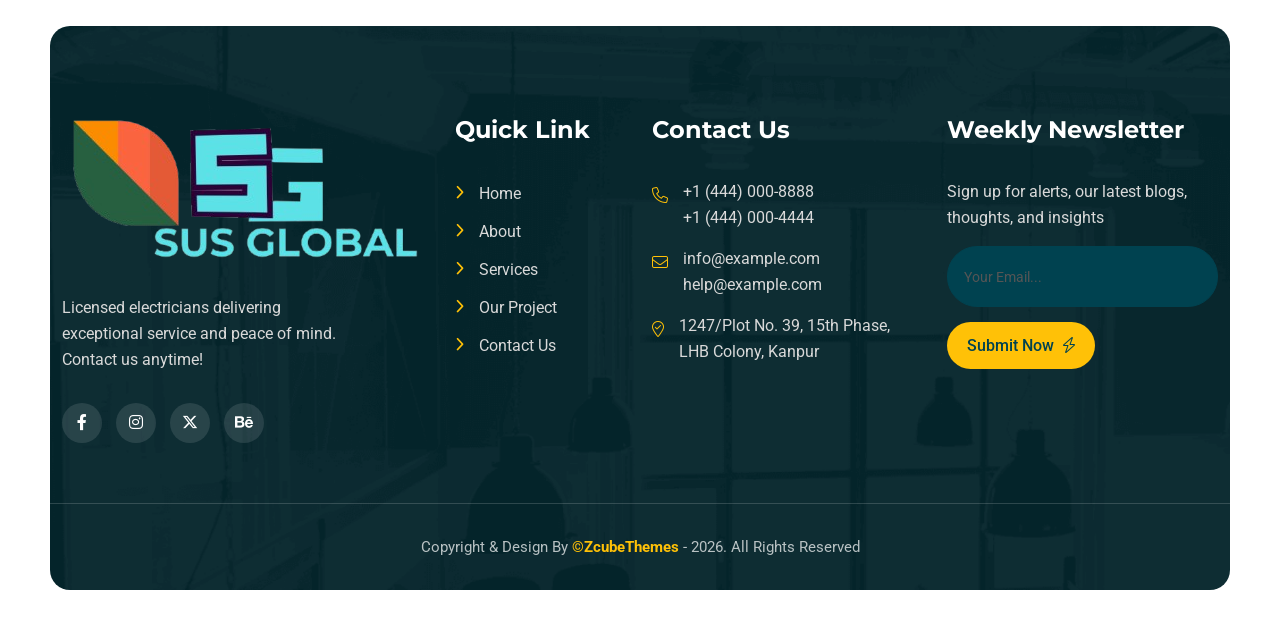
<file: index-2.html>
<!doctype html>
<html class="no-js" lang="zxx">


<head>
    <meta charset="utf-8">
    <meta http-equiv="x-ua-compatible" content="ie=edge">
    <title>Powerhaus - Dietitian & Wellness Website HTML Template</title>
    <meta name="description" content="">
    <meta name="viewport" content="width=device-width, initial-scale=1">
    <link rel="shortcut icon" type="image/x-icon" href="img/favicon.ico">
    <!-- Place favicon.ico in the root directory -->

    <!-- CSS here -->
    <link rel="stylesheet" href="css/bootstrap.min.css">
    <link rel="stylesheet" href="css/animate.min.css">
    <link rel="stylesheet" href="css/magnific-popup.css">
    <link rel="stylesheet" href="fontawesome/css/all.min.css">
    <link rel="stylesheet" href="fontawesome-pro/css/all.min.css">
    <link rel="stylesheet" href="css/dripicons.css">
    <link rel="stylesheet" href="css/slick.css">
    <link rel="stylesheet" href="css/meanmenu.css">
    <link rel="stylesheet" href="css/default.css">
    <link rel="stylesheet" href="css/style.css">
    <link rel="stylesheet" href="css/swiper.min.css">
    <link rel="stylesheet" href="css/responsive.css">
</head>

<body>
    <!--  Preloader  -->
    <div id="preloader" class="loader-wrapper">
        <div id="loading" class="loader"> </div>
    </div>
    <!--  Preloader end  -->
    <!-- header -->
    <header class="header-area header-two">
        <div id="header-sticky3" class="menu-area">
            <div class="container-fluid pl-50 pr-50">

                <div class="container">
                    <div class="second-menu">
                        <div class="row align-items-center">
                            <div class="col-xl-3 col-lg-2 col-md-5">
                                <div class="logo">
                                    <a href="index.html"><img src="img/logo/logo.svg" alt="logo"></a>
                                </div>
                            </div>
                            <div class="col-xl-6 col-lg-10">

                                <div class="main-menu text-center">
                                    <nav id="mobile-menu">
                                        <ul>
                                            <li class="has-sub">
                                                <a href="index.html">Home</a>
                                                <ul>
                                                    <li><a href="index.html">Home Page Main</a></li>
                                                    <li><a href="index-2.html">Home Hero Slider</a></li>

                                                </ul>
                                            </li>
                                            <li><a href="about.html">About Us</a></li>
                                            <li class="has-sub">
                                                <a href="services.html">Services</a>
                                                <ul>
                                                    <li><a href="services.html">Services</a></li>
                                                    <li><a href="single-service.html">Services Details</a></li>
                                                </ul>
                                            </li>

                                            <li class="has-sub">
                                                <a href="#">Pages</a>
                                                <ul>
                                                    <li><a href="projects.html">Gallery</a></li>
                                                    <li><a href="pricing.html">Pricing</a></li>
                                                    <li><a href="team.html">Team</a></li>
                                                    <li><a href="faq.html">Faq</a></li>
                                                </ul>
                                            </li>
                                            <li class="has-sub">
                                                <a href="#">Blog</a>
                                                <ul>
                                                    <li><a href="blog.html">Blog</a></li>
                                                    <li><a href="blog-details.html">Blog Details</a></li>
                                                </ul>
                                            </li>
                                            <li><a href="contact.html">Contact Us</a></li>
                                        </ul>
                                    </nav>
                                </div>
                            </div>
                            <div class="col-xl-3 col-lg-5 d-none d-xl-block text-right">
                                <div class="footer-social">
                                    <a href="#"><i class="fab fa-facebook-f"></i></a>
                                    <a href="#"><i class="fab fa-instagram"></i></a>
                                    <a href="#"><i class="fa-brands fa-x-twitter"></i></a>
                                    <a href="#"><i class="fab fa-behance"></i></a>
                                </div>

                            </div>

                            <div class="col-12">
                                <div class="mobile-menu"></div>
                            </div>
                        </div>
                    </div>
                </div>

            </div>
        </div>
    </header>
    <!-- header-end -->
    <!-- offcanvas-area -->
    <div class="offcanvas-menu">
        <span class="menu-close"><i class="fas fa-times"></i></span>
        <form role="search" method="get" id="searchform" class="searchform" action="#">
            <input type="text" name="s" id="search" placeholder="Search" />
            <button><i class="fa fa-search"></i></button>
        </form>
        <div id="cssmenu2" class="menu-one-page-menu-container">
            <ul id="menu-one-page-menu-12" class="menu">
                <li class="menu-item menu-item-type-custom menu-item-object-custom"><a href="#home"><span>+8 12 3456897</span></a></li>
                <li class="menu-item menu-item-type-custom menu-item-object-custom"><a href="#howitwork"><span>info@example.com</span></a></li>
            </ul>
        </div>
    </div>
    <div class="offcanvas-overly"></div>
    <!-- offcanvas-end -->
    <!-- main-area -->
    <main>
        <!-- slider-area -->
        <section id="home" class="slider-area fix p-relative">

            <div class="slider-active pl-50 pr-50">
                <div class="single-slider slider-bg d-flex align-items-center img" style="background-image: url(img/slider/slider_img01.png); background-size: cover;">
                    <div class="container">
                        <div class="row ">

                            <div class="col-lg-7 col-md-12">
                                <div class="slider-content s-slider-content mt-50">
                                    <h2 class="text-anime-style-3"><span>Powering</span> Your World with Reliable <span>Energy</span> Solutions</h2>
                                    <p data-animation="fadeInUp" data-delay=".4s">From small repairs to large-scale installations, our experienced electricians provide tailored solutions to power your home or business efficiently and safely.</p>
                                    <div class="slider-btn mt-50" data-animation="fadeInUp" data-delay=".4s">
                                        <a href="contact.html" class="btn mr-15">Read More <i class="fa-light fa-bolt"></i></a>
                                        <span class="user-img"><img src="img/slider/user-img.png" alt="user image"></span>
                                    </div>
                                </div>
                            </div>

                        </div>
                    </div>
                </div>
                <div class="single-slider slider-bg d-flex align-items-center img" style="background-image: url(img/slider/slider_img02.png); background-size: cover;">
                    <div class="container">
                        <div class="row ">

                            <div class="col-lg-7 col-md-12">
                                <div class="slider-content s-slider-content mt-50">
                                    <h2 class="text-anime-style-3"><span>Powering</span> Your World with Reliable <span>Energy</span> Solutions</h2>
                                    <p data-animation="fadeInUp" data-delay=".4s">From small repairs to large-scale installations, our experienced electricians provide tailored solutions to power your home or business efficiently and safely.</p>
                                    <div class="slider-btn mt-50" data-animation="fadeInUp" data-delay=".4s">
                                        <a href="contact.html" class="btn mr-15">Read More <i class="fa-light fa-bolt"></i></a>
                                        <span class="user-img"><img src="img/slider/user-img.png" alt="user image"></span>
                                    </div>
                                </div>
                            </div>

                        </div>
                    </div>
                </div>
            </div>
        </section>
        <!-- slider-area-end -->

        <!-- about-area -->
        <section class="about-area about-p p-relative pt-120 pb-120">
            <div class="animations-02"><img src="img/bg/an-img-01.png" alt="contact-bg-an-01"></div>
            <div class="container">
                <div class="row">
                    <div class="col-xl-6 col-md-12 col-sm-12">
                        <div class="s-about-img p-relative  wow fadeInLeft animated" data-animation="fadeInLeft" data-delay=".4s">
                            <div class="ani-1 img-custom-anim-left wow fadeInLeft" data-delay=".2s">
                                <div class="icon">
                                    <i class="fa-thin fa-crown"></i>
                                </div>
                                <h3>15+ Years Of Experience</h3>
                                <p>Trusted electrical experts with 25+ years of experience.</p>
                            </div>
                            <div class="badge"><img src="img/features/badge.png" alt="icon01"></div>
                            <div class="img-custom-anim-left wow fadeInLeft" data-delay=".1s">
                                <img src="img/features/about_img_01.png" alt="img">
                            </div>
                        </div>
                    </div>
                    <div class="col-xl-6 col-md-12 col-sm-12">
                        <div class="about-content pl-10 s-about-content wow fadeInLeft animated" data-delay=".4s">
                            <div class="section-title">
                                <div class="sub-title">
                                    <i class="fa-light fa-bolt"></i> About Us <i class="fa-light fa-bolt"></i>
                                </div>
                                <h2 class="text-anime-style-3">
                                    Trusted <span>Electricians</span> <span>with</span> Years of Experience
                                </h2>

                            </div>
                            <p>We are a team of licensed electricians dedicated to providing high-quality electrical services across residential, commercial, and industrial sectors.</p>
                            <div class="about-count">
                                <div class="row">
                                    <div class="col-lg-6">
                                        <div class="about-outer">
                                            <div class="icon">
                                                <img src="img/features/ab-icon-01.svg" alt="icon">
                                            </div>
                                            <div class="text">
                                                <h3>Electrical Installations</h3>
                                                <p>From lighting fixtures to electrical panels, we provide reliable installations.</p>
                                            </div>
                                        </div>
                                    </div>
                                    <div class="col-lg-6">
                                        <div class="about-outer">
                                            <div class="icon">
                                                <img src="img/features/ab-icon-02.svg" alt="icon">
                                            </div>
                                            <div class="text">
                                                <h3>Electrical Repairs</h3>
                                                <p>From lighting fixtures to electrical panels, we provide reliable installations.</p>
                                            </div>
                                        </div>
                                    </div>
                                </div>
                            </div>

                            <div class="mt-30">
                                <div class="row">
                                    <div class="col-lg-6">
                                        <a href="about.html" class="btn ss-btn smoth-scroll mr-15">Read More <i class="fa-light fa-bolt"></i></a>
                                    </div>
                                    <div class="col-lg-6">
                                        <div class="h-phone">
                                            <div class="icon"><img src="img/features/about-hicon.svg" alt="logo"></div>
                                            <div class="text">
                                                Call
                                                <span>+1 (230)-456-155-23</span>
                                            </div>

                                        </div>
                                    </div>
                                </div>
                            </div>
                        </div>
                    </div>


                </div>
            </div>
        </section>
        <!-- about-area-end -->
        <!-- services-area -->
        <section class="services-area p-relative fix">
            <div class="container-box pt-120 pb-120" style="background-color: #004250;">
                <div class="animations-01"><img src="img/bg/an-img-02.png" alt="contact-bg-an-01"></div>
                <div class="container">
                    <div class="row justify-content-center mb-55">
                        <div class="col-lg-6 col-md-12">
                            <div class="section-title text-center wow fadeInDown animated" data-animation="fadeInDown" data-delay=".4s">
                                <div class="sub-title"> <i class="fa-light fa-bolt"></i> Our Services <i class="fa-light fa-bolt"></i></div>
                                <h2 class="text-anime-style-3">Excellence In Cosmetic <span>Surgical Care</span></h2>
                            </div>

                        </div>
                    </div>
                    <div class="row services-active">
                        <div class="col-lg-4 col-md-6 col-sm-12">
                            <div class="services-box wow fadeInUp animated" data-animation="fadeInUp" data-delay=".4s">
                                <div class="services-content">
                                    <div class="img-custom-anim-left wow fadeInLeft services-icon">
                                        <img src="img/bg/services-01.png" alt="icon01">
                                    </div>
                                    <div class="row">
                                        <div class="col-lg-12">
                                            <div class="icon-box">
                                                <div class="icon">
                                                    <div> <img src="img/icon/sr-icon-01.png" alt="icon01"></div>
                                                </div>
                                                <div class="heading">
                                                    <h3><a href="single-service.html">Lighting Upgrades</a></h3>
                                                </div>
                                            </div>
                                            <p>Lighting upgrades refer to the installation or em - ent of lighting fixtures, bulbs, and controls in improve energy efficiency</p>
                                            <div class="sbtn mt-20">
                                                <a href="single-service.html" class="chevron-button">Read More <i class="fa-light fa-bolt"></i></a>
                                            </div>
                                        </div>
                                    </div>
                                </div>

                            </div>
                        </div>
                        <div class="col-lg-4 col-md-6 col-sm-12">
                            <div class="services-box wow fadeInUp animated" data-animation="fadeInUp" data-delay=".4s">
                                <div class="services-content">
                                    <div class="img-custom-anim-left wow fadeInLeft services-icon">
                                        <img src="img/bg/services-02.png" alt="icon01">
                                    </div>
                                    <div class="row">
                                        <div class="col-lg-12">
                                            <div class="icon-box">
                                                <div class="icon">
                                                    <div> <img src="img/icon/sr-icon-02.png" alt="icon01"></div>
                                                </div>
                                                <div class="heading">
                                                    <h3><a href="single-service.html">Electric Installation</a></h3>
                                                </div>
                                            </div>
                                            <p>Lighting upgrades refer to the installation or em - ent of lighting fixtures, bulbs, and controls in improve energy efficiency</p>
                                            <div class="sbtn mt-20">
                                                <a href="single-service.html" class="chevron-button">Read More <i class="fa-light fa-bolt"></i></a>
                                            </div>
                                        </div>
                                    </div>
                                </div>

                            </div>
                        </div>
                        <div class="col-lg-4 col-md-6 col-sm-12">
                            <div class="services-box wow fadeInUp animated" data-animation="fadeInUp" data-delay=".4s">
                                <div class="services-content">
                                    <div class="img-custom-anim-left wow fadeInLeft services-icon">
                                        <img src="img/bg/services-03.png" alt="icon01">
                                    </div>
                                    <div class="row">
                                        <div class="col-lg-12">
                                            <div class="icon-box">
                                                <div class="icon">
                                                    <div> <img src="img/icon/sr-icon-03.png" alt="icon01"></div>
                                                </div>
                                                <div class="heading">
                                                    <h3><a href="single-service.html">Electrical Panels</a></h3>
                                                </div>
                                            </div>
                                            <p>Lighting upgrades refer to the installation or em - ent of lighting fixtures, bulbs, and controls in improve energy efficiency</p>
                                            <div class="sbtn mt-20">
                                                <a href="single-service.html" class="chevron-button">Read More <i class="fa-light fa-bolt"></i></a>
                                            </div>
                                        </div>
                                    </div>
                                </div>

                            </div>
                        </div>
                        <div class="col-lg-4 col-md-6 col-sm-12">
                            <div class="services-box wow fadeInUp animated" data-animation="fadeInUp" data-delay=".4s">
                                <div class="services-content">
                                    <div class="img-custom-anim-left wow fadeInLeft services-icon">
                                        <img src="img/bg/services-02.png" alt="icon01">
                                    </div>
                                    <div class="row">
                                        <div class="col-lg-12">
                                            <div class="icon-box">
                                                <div class="icon">
                                                    <div> <img src="img/icon/sr-icon-02.png" alt="icon01"></div>
                                                </div>
                                                <div class="heading">
                                                    <h3><a href="single-service.html">Electric Installation</a></h3>
                                                </div>
                                            </div>
                                            <p>Lighting upgrades refer to the installation or em - ent of lighting fixtures, bulbs, and controls in improve energy efficiency</p>
                                            <div class="sbtn mt-20">
                                                <a href="single-service.html" class="chevron-button">Read More <i class="fa-light fa-bolt"></i></a>
                                            </div>
                                        </div>
                                    </div>
                                </div>

                            </div>
                        </div>
                    </div>
                    <div class="row mt-50">
                        <div class="col-lg-12 text-center">
                            <a href="contact.html" class="btn">All Services <i class="fa-light fa-bolt"></i></a>
                        </div>
                    </div>
                </div>
            </div>
        </section>
        <!-- services-area-end -->

        <!-- why-hoose-us-area -->
        <section class="pt-120 pb-90 p-relative">
            <div class="container">
                <div class="row">
                    <div class="col-lg-6">
                        <div class="section-title mb-30 wow fadeInDown animated" data-delay=".4s">
                            <div class="sub-title">
                                <i class="fa-light fa-bolt"></i> Why Choses Our Electricity <i class="fa-light fa-bolt"></i>
                            </div>
                            <h2 class="text-anime-style-3">
                                Great reason for <span>the</span> <span>people</span> choose our electricity
                            </h2>
                        </div>
                        <div class="why-choose-text">
                            <div class="img-custom-anim-left wow fadeInLeft img mb-30">
                                <img src="img/bg/why_choose_img.png" alt="an-img-01">
                            </div>
                            <div class="row">
                                <div class="col-lg-8">
                                    <p>We are a team of licensed electricians dedicated to providing high-quality electrical services across.</p>
                                </div>
                                <div class="col-lg-4"> <a href="contact.html" class="btn">Contact Us <i class="fa-light fa-bolt"></i></a></div>
                            </div>
                        </div>
                    </div>
                    <div class="col-lg-6">
                        <div class="row timeline">
                            <div class="col-lg-12 col-md-12">
                                <div class="services-02-item mb-20 wow fadeInDown animated" data-delay=".4s">
                                    <div class="services-02-thumb">
                                        <span>01</span>
                                    </div>
                                    <div class="services-02-content">
                                        <h3>Licensed & Certified Electricians</h3>
                                        <p>Our certified electricians provide safe and reliable electrical solutions. We ensure every job meets the highest industry.</p>
                                    </div>
                                </div>
                            </div>
                            <div class="col-lg-12 col-md-12">
                                <div class="services-02-item mb-20 wow fadeInDown animated" data-delay=".4s">
                                    <div class="services-02-thumb">
                                        <span>02</span>
                                    </div>
                                    <div class="services-02-content">
                                        <h3>24/7 Emergency Services</h3>
                                        <p>Available day and night for urgent electrical repairs and emergencies. Fast response times help keep your home.</p>
                                    </div>
                                </div>
                            </div>
                            <div class="col-lg-12 col-md-12">
                                <div class="services-02-item mb-20  wow fadeInDown animated" data-delay=".4s">
                                    <div class="services-02-thumb">
                                        <span>03</span>
                                    </div>
                                    <div class="services-02-content">
                                        <h3>No Hidden Charges</h3>
                                        <p>Enjoy transparent pricing with no surprise fees or extra costs. We provide clear quotes before any work begins.</p>
                                    </div>
                                </div>
                            </div>
                            <div class="col-lg-12 col-md-12">
                                <div class="services-02-item mb-20  wow fadeInDown animated" data-delay=".4s">
                                    <div class="services-02-thumb">
                                        <span>04</span>
                                    </div>
                                    <div class="services-02-content">
                                        <h3>Over 10 Years of Experience</h3>
                                        <p>With over a decade of experience, we deliver trusted electrical services. Our expertise ensures quality workmanship on every project.</p>
                                    </div>
                                </div>
                            </div>
                            <div class="col-lg-12 col-md-12">
                                <div class="services-02-item mb-20 wow fadeInDown animated" data-delay=".4s">
                                    <div class="services-02-thumb">
                                        <span>05</span>
                                    </div>
                                    <div class="services-02-content">
                                        <h3>100% Customer Satisfaction Guarantee</h3>
                                        <p>We are committed to exceeding customer expectations every time. Your satisfaction is guaranteed with our professional service.</p>
                                    </div>
                                </div>
                            </div>
                        </div>
                    </div>

                </div>
            </div>
        </section>
        <!-- why-hoose-us-area-end -->
        <!-- brand-area -->
        <section class="brand-area p-relative fix">
            <div class="container pt-60 pb-120" style="border-top:1px solid #0000004d;">
                <div class="row brand-active">
                    <div class="col-xl-2">
                        <div class="single-brand img-custom-anim-left wow fadeInLeft" data-delay=".1s">
                            <img src="img/brand/client-01.png" alt="img">
                        </div>
                    </div>
                    <div class="col-xl-2">
                        <div class="single-brand img-custom-anim-left wow fadeInLeft" data-delay=".1s">
                            <img src="img/brand/client-02.png" alt="img">
                        </div>
                    </div>
                    <div class="col-xl-2">
                        <div class="single-brand img-custom-anim-left wow fadeInLeft" data-delay=".1s">
                            <img src="img/brand/client-03.png" alt="img">
                        </div>
                    </div>
                    <div class="col-xl-2">
                        <div class="single-brand img-custom-anim-left wow fadeInLeft" data-delay=".1s">
                            <img src="img/brand/client-04.png" alt="img">
                        </div>
                    </div>
                    <div class="col-xl-2">
                        <div class="single-brand img-custom-anim-left wow fadeInLeft" data-delay=".1s">
                            <img src="img/brand/client-05.png" alt="img">
                        </div>
                    </div>
                    <div class="col-xl-2">
                        <div class="single-brand img-custom-anim-left wow fadeInLeft" data-delay=".1s">
                            <img src="img/brand/client-03.png" alt="img">
                        </div>
                    </div>
                </div>
            </div>

        </section>
        <!-- brand-area-end -->
        <!-- gallery-area -->
        <section class="gallery-area p-relative fix" data-aos="fade-up" data-aos-duration="1000">
            <div class="container-box pt-120 pb-120" style="background-color: #EBF3F5;">
                <div class="animations-02"><img src="img/bg/an-img-03.png" alt="contact-bg-an-01"></div>
                <div class="container">
                    <div class="row justify-content-center mb-55">
                        <div class="col-lg-5 col-md-12">
                            <div class="section-title text-center wow fadeInDown animated" data-animation="fadeInDown" data-delay=".4s">
                                <div class="sub-title"> <i class="fa-light fa-bolt"></i> our Project <i class="fa-light fa-bolt"></i></div>
                                <h2 class="text-anime-style-3">Our Work <span>Speaks</span> <br>
                                    <span>for</span> Itself
                                </h2>
                            </div>

                        </div>
                    </div>
                    <div class="row">
                        <div class="col-lg-4 col-md-12 mb-30">
                            <a href="projects-detail.html">
                                <figure class="gallery-image img-custom-anim-left wow fadeInLeft" data-delay=".1s">
                                    <img src="img/gallery/gallery-01.png" alt="img" class="img">
                                    <figcaption>
                                        <div class="text-outer">

                                            <div class="text">
                                                <h3>
                                                    Electrical Repairs
                                                </h3>
                                            </div>
                                            <div class="icon">
                                                <img src="img/gallery/crown.png" alt="img">
                                            </div>
                                        </div>

                                    </figcaption>
                                </figure>
                            </a>
                        </div>
                        <div class="col-lg-4 col-md-12 mb-30">
                            <a href="projects-detail.html">
                                <figure class="gallery-image img-custom-anim-left wow fadeInLeft" data-delay=".1s">
                                    <img src="img/gallery/gallery-02.png" alt="img" class="img">
                                    <figcaption>
                                        <div class="text-outer">
                                            <div class="text">
                                                <h3>
                                                    Wiring Installation
                                                </h3>

                                            </div>
                                            <div class="icon">
                                                <img src="img/gallery/crown.png" alt="img">
                                            </div>
                                        </div>

                                    </figcaption>
                                </figure>
                            </a>
                        </div>

                        <div class="col-lg-4 col-md-12 mb-30">
                            <a href="projects-detail.html">
                                <figure class="gallery-image img-custom-anim-left wow fadeInLeft" data-delay=".1s">
                                    <img src="img/gallery/gallery-03.png" alt="img" class="img">
                                    <figcaption>
                                        <div class="text-outer">
                                            <div class="text">
                                                <h3>
                                                    Commercial Electrical
                                                </h3>

                                            </div>
                                            <div class="icon">
                                                <img src="img/gallery/crown.png" alt="img">
                                            </div>
                                        </div>

                                    </figcaption>
                                </figure>
                            </a>
                        </div>
                        <div class="col-lg-4 col-md-12 mb-30">
                            <a href="projects-detail.html">
                                <figure class="gallery-image img-custom-anim-left wow fadeInLeft" data-delay=".1s">
                                    <img src="img/gallery/gallery-04.png" alt="img" class="img">
                                    <figcaption>
                                        <div class="text-outer">

                                            <div class="text">
                                                <h3>
                                                    AC & HVAC Wiring
                                                </h3>
                                            </div>
                                            <div class="icon">
                                                <img src="img/gallery/crown.png" alt="img">
                                            </div>
                                        </div>

                                    </figcaption>
                                </figure>
                            </a>
                        </div>
                        <div class="col-lg-4 col-md-12 mb-30">
                            <a href="projects-detail.html">
                                <figure class="gallery-image img-custom-anim-left wow fadeInLeft" data-delay=".1s">
                                    <img src="img/gallery/gallery-05.png" alt="img" class="img">
                                    <figcaption>
                                        <div class="text-outer">
                                            <div class="text">
                                                <h3>Electrical Maintenance</h3>
                                            </div>
                                            <div class="icon">
                                                <img src="img/gallery/crown.png" alt="img">
                                            </div>
                                        </div>

                                    </figcaption>
                                </figure>
                            </a>
                        </div>

                        <div class="col-lg-4 col-md-12 mb-30">
                            <a href="projects-detail.html">
                                <figure class="gallery-image img-custom-anim-left wow fadeInLeft" data-delay=".1s">
                                    <img src="img/gallery/gallery-06.png" alt="img" class="img">
                                    <figcaption>
                                        <div class="text-outer">
                                            <div class="text">
                                                <h3>Emergency Electrician</h3>
                                            </div>
                                            <div class="icon">
                                                <img src="img/gallery/crown.png" alt="img">
                                            </div>
                                        </div>

                                    </figcaption>
                                </figure>
                            </a>
                        </div>
                    </div>
                </div>
            </div>
        </section>
        <!-- gallery-area-end -->
        <!-- faq-area -->
        <section class="faq pt-120 pb-120 p-relative fix">
            <div class="container">
                <div class="row">
                    <div class="col-lg-6 col-md-12  wow fadeInUp animated" data-animation="fadeInUp" data-delay=".4s">
                        <div class="faq-wrap pr-30 wow fadeInUp animated" data-animation="fadeInUp" data-delay=".4s">
                            <div class="section-title wow fadeInUp animated mb-50" data-animation="fadeInUp animated" data-delay=".2s">
                                <div class="sub-title"> <i class="fa-light fa-bolt"></i> frequently asked question <i class="fa-light fa-bolt"></i></div>
                                <h2 class="text-anime-style-3">Solving Your <span>Doubts,</span> <span>One</span> Question at a Time</h2>
                            </div>
                            <div class="accordion" id="accordionExample">
                                <div class="card">
                                    <div class="card-header" id="headingThree">
                                        <h2 class="mb-0">
                                            <button class="faq-btn" type="button" data-bs-toggle="collapse" data-bs-target="#collapseThree">
                                                Are you licensed and insured?
                                            </button>
                                        </h2>
                                    </div>
                                    <div id="collapseThree" class="collapse show" data-bs-parent="#accordionExample">
                                        <div class="card-body">
                                            We provide residential and commercial electrical services, including wiring, panel upgrades, lighting installation, smart home automation, and emergency repairs.

                                        </div>
                                    </div>
                                </div>
                                <div class="card">
                                    <div class="card-header" id="headingOne">
                                        <h2 class="mb-0">
                                            <button class="faq-btn collapsed" type="button" data-bs-toggle="collapse" data-bs-target="#collapseOne">
                                                Are your electricians licensed and insured?
                                            </button>
                                        </h2>
                                    </div>
                                    <div id="collapseOne" class="collapse" data-bs-parent="#accordionExample">
                                        <div class="card-body">
                                            We provide residential and commercial electrical services, including wiring, panel upgrades, lighting installation, smart home automation, and emergency repairs.

                                        </div>
                                    </div>
                                </div>
                                <div class="card">
                                    <div class="card-header" id="headingTwo">
                                        <h2 class="mb-0">
                                            <button class="faq-btn collapsed" type="button" data-bs-toggle="collapse" data-bs-target="#collapseTwo">
                                                Do you provide emergency electrical services?
                                            </button>
                                        </h2>
                                    </div>
                                    <div id="collapseTwo" class="collapse" data-bs-parent="#accordionExample">
                                        <div class="card-body">
                                            We provide residential and commercial electrical services, including wiring, panel upgrades, lighting installation, smart home automation, and emergency repairs.

                                        </div>
                                    </div>
                                </div>
                                <div class="card">
                                    <div class="card-header" id="headingFour">
                                        <h2 class="mb-0">
                                            <button class="faq-btn collapsed" type="button" data-bs-toggle="collapse" data-bs-target="#collapseFour">
                                                How much do your services cost?
                                            </button>
                                        </h2>
                                    </div>
                                    <div id="collapseFour" class="collapse" data-bs-parent="#accordionExample">
                                        <div class="card-body">
                                            We provide residential and commercial electrical services, including wiring, panel upgrades, lighting installation, smart home automation, and emergency repairs.
                                        </div>
                                    </div>
                                </div>
                            </div>
                        </div>
                    </div>
                    <div class="col-lg-6 col-md-12  wow fadeInDown animated" data-animation="fadeInDown" data-delay=".4s">
                        <div class="faq-img mt-100 p-relative img-custom-anim-left wow fadeInLeft" data-delay=".1s">
                            <p class="mb-30">The feedback from our clients speaks volumes about the quality of our services. Read how we've helped them with reliable solutions.</p>
                            <img src="img/bg/faq_img.png" alt="img">
                        </div>
                    </div>

                </div>
            </div>
        </section>
        <!-- faq-area -->
        <!-- video-area -->
        <section id="video" class="video-area p-relative wow fadeInDown animated" data-delay=".4s">
            <div class="container-box">
                <div class="container-fluid">
                    <div class="row">
                        <div class="col-12">
                            <div class="video-img">
                                <img src="img/bg/vedio-img.png" alt="circle_right">
                                <div class="s-video-wrap">
                                    <div class="s-video-content">
                                        <a href="https://www.youtube.com/watch?v=gyGsPlt06bo" class="popup-video"><img src="img/bg/play-button.png" alt="circle_right"></a>
                                    </div>
                                </div>
                            </div>
                        </div>
                    </div>
                </div>
            </div>
        </section>
        <!-- video-area-end -->

        <!-- team-area -->
        <section class="team-area fix p-relative pt-120 pb-90">
            <div class="container">
                <div class="row mb-35">
                    <div class="col-lg-7 col-md-12">
                        <div class="section-title wow fadeInDown animated" data-animation="fadeInDown" data-delay=".4s">
                            <div class="sub-title"> <i class="fa-light fa-bolt"></i> our Team <i class="fa-light fa-bolt"></i></div>
                            <h2 class="text-anime-style-3">Our expert & <span>Professional</span> <span>Electrician</span> Staff
                            </h2>
                        </div>

                    </div>
                </div>
                <div class="row team-active">
                    <div class="col-xl-4 col-lg-4 col-md-6">
                        <div class="single-team mb-30 img-custom-anim-left wow fadeInLeft" data-delay=".1s">
                            <div class="team-thumb">
                                <div class="brd">
                                    <img src="img/team/team-img1.png" alt="img">

                                </div>
                                <div class="team-info">
                                    <div class="team-social">
                                        <ul>

                                            <li><a href="#"><i class="fa-brands fa-pinterest-p"></i></a></li>
                                            <li><a href="#"><i class="fab fa-instagram"></i></a></li>
                                            <li> <a href="#"><i class="fa-brands fa-x-twitter"></i></a></li>
                                            <li><a href="#"><i class="fab fa-facebook-f"></i></a></li>
                                        </ul>
                                    </div>
                                    <p>Cargo Handler</p>
                                    <strong><a href="team-single.html">Félix Thomas</a></strong>
                                </div>
                            </div>
                        </div>
                    </div>
                    <div class="col-xl-4 col-lg-4 col-md-6">
                        <div class="single-team mb-30 img-custom-anim-left wow fadeInLeft" data-delay=".1s">
                            <div class="team-thumb">
                                <div class="brd">
                                    <img src="img/team/team-img2.png" alt="img">
                                </div>
                                <div class="team-info">
                                    <div class="team-social">
                                        <ul>

                                            <li><a href="#"><i class="fa-brands fa-pinterest-p"></i></a></li>
                                            <li><a href="#"><i class="fab fa-instagram"></i></a></li>
                                            <li> <a href="#"><i class="fa-brands fa-x-twitter"></i></a></li>
                                            <li><a href="#"><i class="fab fa-facebook-f"></i></a></li>
                                        </ul>
                                    </div>
                                    <p>Route Planner</p>
                                    <strong><a href="team-single.html">Matthew Sparks</a></strong>
                                </div>
                            </div>
                        </div>
                    </div>
                    <div class="col-xl-4 col-lg-4 col-md-6">
                        <div class="single-team mb-30 img-custom-anim-left wow fadeInLeft" data-delay=".1s">
                            <div class="team-thumb">
                                <div class="brd">
                                    <img src="img/team/team-img3.png" alt="img">
                                </div>
                                <div class="team-info">
                                    <div class="team-social">
                                        <ul>

                                            <li><a href="#"><i class="fa-brands fa-pinterest-p"></i></a></li>
                                            <li><a href="#"><i class="fab fa-instagram"></i></a></li>
                                            <li> <a href="#"><i class="fa-brands fa-x-twitter"></i></a></li>
                                            <li><a href="#"><i class="fab fa-facebook-f"></i></a></li>
                                        </ul>
                                    </div>
                                    <p>Dispatcher</p>
                                    <strong><a href="team-single.html">Phillip Hancock</a></strong>
                                </div>
                            </div>
                        </div>
                    </div>
                    <div class="col-xl-4 col-lg-4 col-md-6">
                        <div class="single-team mb-30 img-custom-anim-left wow fadeInLeft" data-delay=".1s">
                            <div class="team-thumb">
                                <div class="brd">
                                    <img src="img/team/team-img4.png" alt="img">

                                </div>
                                <div class="team-info">
                                    <div class="team-social">
                                        <ul>

                                            <li><a href="#"><i class="fa-brands fa-pinterest-p"></i></a></li>
                                            <li><a href="#"><i class="fab fa-instagram"></i></a></li>
                                            <li> <a href="#"><i class="fa-brands fa-x-twitter"></i></a></li>
                                            <li><a href="#"><i class="fab fa-facebook-f"></i></a></li>
                                        </ul>
                                    </div>
                                    <p>founder</p>
                                    <strong><a href="team-single.html">Victoria L. Davis</a></strong>
                                </div>
                            </div>
                        </div>
                    </div>
                    <div class="col-xl-4 col-lg-4 col-md-6">
                        <div class="single-team mb-30 img-custom-anim-left wow fadeInLeft" data-delay=".1s">
                            <div class="team-thumb">
                                <div class="brd">
                                    <img src="img/team/team-img5.png" alt="img">
                                </div>
                                <div class="team-info">
                                    <div class="team-social">
                                        <ul>

                                            <li><a href="#"><i class="fa-brands fa-pinterest-p"></i></a></li>
                                            <li><a href="#"><i class="fab fa-instagram"></i></a></li>
                                            <li> <a href="#"><i class="fa-brands fa-x-twitter"></i></a></li>
                                            <li><a href="#"><i class="fab fa-facebook-f"></i></a></li>
                                        </ul>
                                    </div>
                                    <p>Fleet Supervisor</p>
                                    <strong><a href="team-single.html">Stephen Welch</a></strong>
                                </div>
                            </div>
                        </div>
                    </div>
                    <div class="col-xl-4 col-lg-4 col-md-6">
                        <div class="single-team mb-30 img-custom-anim-left wow fadeInLeft" data-delay=".1s">
                            <div class="team-thumb">
                                <div class="brd">
                                    <img src="img/team/team-img6.png" alt="img">
                                </div>
                                <div class="team-info">
                                    <div class="team-social">
                                        <ul>

                                            <li><a href="#"><i class="fa-brands fa-pinterest-p"></i></a></li>
                                            <li><a href="#"><i class="fab fa-instagram"></i></a></li>
                                            <li> <a href="#"><i class="fa-brands fa-x-twitter"></i></a></li>
                                            <li><a href="#"><i class="fab fa-facebook-f"></i></a></li>
                                        </ul>
                                    </div>
                                    <p>Route Planner</p>
                                    <strong><a href="team-single.html">Nina West</a></strong>
                                </div>
                            </div>
                        </div>
                    </div>

                </div>
            </div>
        </section>
        <!-- team-area-end -->

        <!-- pricing-area -->
        <section id="pricing" class="pricing-area fix p-relative">
            <div class="container-box pt-120 pb-60" style="background: #004250;">
                <div class="container">
                    <div class="row justify-content-center align-items-center">
                        <div class="col-lg-5">
                            <div class="section-title text-center mb-80 wow fadeInDown animated" data-delay=".4s">
                                <div class="sub-title">
                                    <i class="fa-light fa-bolt"></i> pricing plan <i class="fa-light fa-bolt"></i>
                                </div>
                                <h2 class="text-anime-style-3">
                                    Choose Service <span>Plan</span> <span>that Right</span> for You
                                </h2>

                            </div>
                        </div>
                    </div>
                    <div class="row">
                        <div class="col-lg-4 col-md-6">
                            <div class="pricing-box  mb-60 wow fadeInDown animated" data-delay=".4s">
                                <div class="pricing-head">
                                    <div class="price-icon">
                                        <img src="img/icon/pr-icon-01.png" alt="icon" />
                                    </div>
                                    <p>Per Month</p>
                                    <h3>Residential Service</h3>
                                    <div class="price-count">
                                        <h2>$120</h2>
                                    </div>
                                    <hr>
                                </div>

                                <div class="pricing-body mt-20 mb-30">
                                    <ul>
                                        <li>Electrical system inspection</li>
                                        <li>Minor repairs (up to 2 hours)</li>
                                        <li>Priority scheduling</li>
                                        <li>24/7 support hotline</li>
                                    </ul>
                                </div>


                                <div class="pricing-btn">
                                    <a href="contact.html" class="btn yellow-btn">Choose Plan <i class="fa-light fa-bolt"></i></a>
                                </div>
                            </div>
                        </div>
                        <div class="col-lg-4 col-md-6">
                            <div class="pricing-box active mb-60 wow fadeInDown animated" data-delay=".4s">
                                <div class="pricing-head">
                                    <div class="price-icon">
                                        <img src="img/icon/pr-icon-02.png" alt="icon" />
                                    </div>
                                    <p>Per Month</p>
                                    <h3>Commercial Area</h3>
                                    <div class="price-count">
                                        <h2>$250</h2>
                                    </div>
                                    <hr>
                                </div>

                                <div class="pricing-body mt-20 mb-30">
                                    <ul>
                                        <li>Electrical system inspection</li>
                                        <li>Minor repairs (up to 2 hours)</li>
                                        <li>Priority scheduling</li>
                                        <li>24/7 support hotline</li>
                                    </ul>
                                </div>


                                <div class="pricing-btn">
                                    <a href="contact.html" class="btn yellow-btn">Choose Plan <i class="fa-light fa-bolt"></i></a>
                                </div>
                            </div>

                        </div>
                        <div class="col-lg-4 col-md-6">
                            <div class="pricing-box  mb-60 wow fadeInDown animated" data-delay=".4s">
                                <div class="pricing-head">
                                    <div class="price-icon">
                                        <img src="img/icon/pr-icon-03.png" alt="icon" />
                                    </div>
                                    <p>Per Month</p>
                                    <h3>Industrial Service</h3>
                                    <div class="price-count">
                                        <h2>$350</h2>
                                    </div>
                                    <hr>
                                </div>

                                <div class="pricing-body mt-20 mb-30">
                                    <ul>
                                        <li>Electrical system inspection</li>
                                        <li>Minor repairs (up to 2 hours)</li>
                                        <li>Priority scheduling</li>
                                        <li>24/7 support hotline</li>
                                    </ul>
                                </div>


                                <div class="pricing-btn">
                                    <a href="contact.html" class="btn yellow-btn">Choose Plan <i class="fa-light fa-bolt"></i></a>
                                </div>
                            </div>
                        </div>
                    </div>
                </div>
            </div>
        </section>
        <!-- pricing-area-end -->
        <!-- testimonial-area -->
        <section class="testimonial-area pt-120 pb-90 p-relative fix">
            <div class="container-box">
                <div class="container">
                    <div class="row justify-content-center align-items-center mb-45">
                        <div class="col-xl-6 col-lg-6">
                            <div class="section-title wow fadeInDown animated" data-animation="fadeInDown animated" data-delay=".2s">
                                <div class="sub-title"><i class="fa-light fa-bolt"></i> Testimonials <i class="fa-light fa-bolt"></i></div>
                                <h2>What our <span>client say</span>
                                    about us</h2>
                            </div>
                        </div>
                        <div class="col-xl-6 col-lg-6">
                            <p>Project Summery are many variations of passages of Lorem Ipsum available, but the majority have suffered alteration in some form, by injected humour, or randomised words which don’t look even slightly believable.</p>
                        </div>
                    </div>
                    <div class="row testimonial-active">
                        <div class="col-lg-6">
                            <div class="single-testimonial img-custom-anim-left wow fadeInLeft mb-30" data-delay=".1s">
                                <div class="row">
                                    <div class="col-lg-4">
                                        <div class="review-user">
                                            <img src="img/testimonial/test-avatar01.png" alt="img">
                                        </div>
                                    </div>
                                    <div class="col-lg-8">
                                        <div class="testi-author">
                                            <div class="ta-info">
                                                <strong>Cynthia Jonson</strong>
                                                <span>NEWYORK,USA</span>
                                            </div>
                                            <div class="user-img"><img src="img/testimonial/review-icon.png" alt="img"></div>
                                        </div>
                                        <p>"Professional and knowledgeable! The team arrived on time, explained everything clearly, and comp - leted the work flawlessly. Highly recomm - ended! Professional and knowledgeable! The team arrived on time explainer.</p>
                                        <div class="qt-img">
                                            <img src="img/testimonial/qt-icon.png" alt="img">
                                        </div>


                                    </div>
                                </div>

                            </div>
                        </div>
                        <div class="col-lg-6">
                            <div class="single-testimonial img-custom-anim-left wow fadeInLeft mb-30" data-delay=".1s">
                                <div class="row">
                                    <div class="col-lg-4">
                                        <div class="review-user">
                                            <img src="img/testimonial/test-avatar02.png" alt="img">
                                        </div>
                                    </div>
                                    <div class="col-lg-8">
                                        <div class="testi-author">
                                            <div class="ta-info">
                                                <strong>Cynthia Jonson</strong>
                                                <span>NEWYORK,USA</span>
                                            </div>
                                            <div class="user-img"><img src="img/testimonial/review-icon.png" alt="img"></div>
                                        </div>
                                        <p>"Professional and knowledgeable! The team arrived on time, explained everything clearly, and comp - leted the work flawlessly. Highly recomm - ended! Professional and knowledgeable! The team arrived on time explainer.</p>
                                        <div class="qt-img">
                                            <img src="img/testimonial/qt-icon.png" alt="img">
                                        </div>


                                    </div>
                                </div>

                            </div>
                        </div>
                        <div class="col-lg-6">
                            <div class="single-testimonial img-custom-anim-left wow fadeInLeft mb-30" data-delay=".1s">
                                <div class="row">
                                    <div class="col-lg-4">
                                        <div class="review-user">
                                            <img src="img/testimonial/test-avatar01.png" alt="img">
                                        </div>
                                    </div>
                                    <div class="col-lg-8">
                                        <div class="testi-author">
                                            <div class="ta-info">
                                                <strong>Cynthia Jonson</strong>
                                                <span>NEWYORK,USA</span>
                                            </div>
                                            <div class="user-img"><img src="img/testimonial/review-icon.png" alt="img"></div>
                                        </div>
                                        <p>"Professional and knowledgeable! The team arrived on time, explained everything clearly, and comp - leted the work flawlessly. Highly recomm - ended! Professional and knowledgeable! The team arrived on time explainer.</p>
                                        <div class="qt-img">
                                            <img src="img/testimonial/qt-icon.png" alt="img">
                                        </div>


                                    </div>
                                </div>

                            </div>
                        </div>
                        <div class="col-lg-6">
                            <div class="single-testimonial img-custom-anim-left wow fadeInLeft mb-30" data-delay=".1s">
                                <div class="row">
                                    <div class="col-lg-4">
                                        <div class="review-user">
                                            <img src="img/testimonial/test-avatar02.png" alt="img">
                                        </div>
                                    </div>
                                    <div class="col-lg-8">
                                        <div class="testi-author">
                                            <div class="ta-info">
                                                <strong>Cynthia Jonson</strong>
                                                <span>NEWYORK,USA</span>
                                            </div>
                                            <div class="user-img"><img src="img/testimonial/review-icon.png" alt="img"></div>
                                        </div>
                                        <p>"Professional and knowledgeable! The team arrived on time, explained everything clearly, and comp - leted the work flawlessly. Highly recomm - ended! Professional and knowledgeable! The team arrived on time explainer.</p>
                                        <div class="qt-img">
                                            <img src="img/testimonial/qt-icon.png" alt="img">
                                        </div>


                                    </div>
                                </div>

                            </div>
                        </div>
                    </div>
                </div>
            </div>
        </section>
        <!-- testimonial-area-end -->
        <!-- contact-area -->
        <section class="contact-bg p-relative">
            <div class="container-box pt-120 pb-120" style="background-image: url(img/bg/contact-bg.png); background-repeat: no-repeat; background-size: cover;">
                <div class="container booking-area">
                    <div class="row justify-content-center align-items-center">
                        <div class="col-lg-6 col-md-12">
                        </div>
                        <div class="col-lg-6 col-md-12 p-relative">
                            <!-- booking-area -->
                            <div class="p-relative">
                                <div class="container">
                                    <form action="#" class="contact-form pl-50">
                                        <div class="row align-items-center">
                                            <div class="col-lg-12">
                                                <div class="section-title mb-50">
                                                    <div class="sub-title"><i class="fa-light fa-bolt"></i> Appointment <i class="fa-light fa-bolt"></i></div>
                                                    <h2>
                                                        Schedule a <span>Personal</span> Consultation
                                                    </h2>
                                                </div>
                                            </div>
                                            <div class="col-lg-6 col-md-6">
                                                <div class="contact-field p-relative c-name mb-30">
                                                    <input type="text" id="firstn" name="firstn" placeholder="E.g. Jhon" required="">
                                                </div>
                                            </div>
                                            <div class="col-lg-6 col-md-6">
                                                <div class="contact-field p-relative c-name mb-30">
                                                    <input type="text" id="email" name="email" placeholder="info@email.com" required="">
                                                </div>
                                            </div>
                                            <div class="col-lg-6 col-md-6">
                                                <div class="contact-field p-relative c-name mb-30">
                                                    <input type="text" id="phone" name="phone" placeholder="Phone No" required="">
                                                </div>
                                            </div>
                                            <div class="col-lg-6 col-md-6">
                                                <div class="contact-field p-relative c-name mb-30">
                                                    <input type="text" id="subject" name="subject" placeholder="Subject" required="">
                                                </div>
                                            </div>
                                            <div class="col-lg-12 col-md-12">
                                                <div class="contact-field p-relative c-name mb-30">
                                                    <div class="select">
                                                        <select name="services" id="allservices">
                                                            <option value="sports-massage">All Services</option>
                                                            <option value="1">Services 1</option>
                                                            <option value="2">Services 2</option>
                                                            <option value="3">Services 3</option>
                                                        </select>
                                                    </div>
                                                </div>
                                            </div>
                                            <div class="col-lg-12 col-md-12">
                                                <div class="contact-field p-relative c-name mb-30">
                                                    <div class="select-2">
                                                        <textarea name="message" id="message" cols="30" rows="50" placeholder="Write comments"></textarea>
                                                    </div>
                                                </div>
                                            </div>
                                            <div class="col-lg-12">
                                                <div class="slider-btn">
                                                    <button class="btn ss-btn" data-animation="fadeInRight" data-delay=".8s"> Book Appointment <i class="fa-light fa-bolt"></i></button>
                                                </div>
                                            </div>
                                        </div>

                                    </form>

                                </div>
                            </div>
                            <!-- booking-area-end -->
                        </div>
                    </div>
                </div>
            </div>
        </section>
        <!-- contact-area-end -->
        <!-- blog-area -->
        <section id="blog" class="blog-area p-relative fix pt-120 pb-90">
            <div class="container">
                <div class="row align-items-center">
                    <div class="col-lg-12">
                        <div class="section-title center-align mb-80 text-center wow fadeInDown animated" data-animation="fadeInDown" data-delay=".4s">
                            <div class="sub-title"><i class="fa-light fa-bolt"></i> Our Blog <i class="fa-light fa-bolt"></i></div>
                            <h2>
                                Latest Blog & News
                            </h2>

                        </div>

                    </div>
                </div>
                <div class="row">
                    <div class="col-lg-4 col-md-6">
                        <div class="single-post2 hover-zoomin mb-30 wow fadeInUp animated" data-animation="fadeInUp" data-delay=".4s">
                            <div class="blog-thumb2">
                                <a href="blog-details.html"><img src="img/blog/inner_b1.jpg" alt="img"></a>
                                <div class="date-home">
                                    24th March 2026
                                </div>
                            </div>
                            <div class="blog-content2">
                                <div class="b-meta">
                                    <div class="meta-info">
                                        <ul>
                                            <li><i class="fal fa-user"></i> By Admin </li>
                                            <li><i class="fal fa-comments"></i> 3 Comments</li>
                                        </ul>
                                    </div>
                                </div>
                                <strong><a href="blog-details.html">Should you own a home generator for power outages? </a></strong>
                                <a href="blog-details.html" class="read-more">Read More <i class="fa-light fa-bolt"></i></a>
                            </div>
                        </div>
                    </div>
                    <div class="col-lg-4 col-md-6">
                        <div class="single-post2 mb-30 hover-zoomin wow fadeInUp animated" data-animation="fadeInUp" data-delay=".4s">
                            <div class="blog-thumb2">
                                <a href="blog-details.html"><img src="img/blog/inner_b2.jpg" alt="img"></a>
                                <div class="date-home">
                                    24th March 2026
                                </div>
                            </div>
                            <div class="blog-content2">

                                <div class="b-meta">
                                    <div class="meta-info">
                                        <ul>
                                            <li><i class="fal fa-user"></i> By Admin </li>
                                            <li><i class="fal fa-comments"></i> 3 Comments</li>
                                        </ul>
                                    </div>
                                </div>
                                <strong><a href="blog-details.html">How can you protect your family during lightning storms?</a></strong>
                                <a href="blog-details.html" class="read-more">Read More <i class="fa-light fa-bolt"></i></a>
                            </div>
                        </div>
                    </div>
                    <div class="col-lg-4 col-md-6">
                        <div class="single-post2 mb-30 hover-zoomin wow fadeInUp animated" data-animation="fadeInUp" data-delay=".4s">
                            <div class="blog-thumb2">
                                <a href="blog-details.html"><img src="img/blog/inner_b3.jpg" alt="img"></a>
                                <div class="date-home">
                                    24th March 2026
                                </div>
                            </div>
                            <div class="blog-content2">

                                <div class="b-meta">
                                    <div class="meta-info">
                                        <ul>
                                            <li><i class="fal fa-user"></i> By Admin </li>
                                            <li><i class="fal fa-comments"></i> 3 Comments</li>
                                        </ul>
                                    </div>
                                </div>
                                <strong><a href="blog-details.html">How much does rewiring a house or new house generally cost?  </a></strong>
                                <a href="blog-details.html" class="read-more">Read More <i class="fa-light fa-bolt"></i></a>
                            </div>
                        </div>
                    </div>


                </div>
            </div>
        </section>
        <!-- blog-area-end -->
    </main>
    <!-- main-area-end -->
    <!-- footer -->
    <footer class="footer-bg footer-p mb-50">
        <div class="footer-top pt-90" style="background-image: url(img/bg/footer-bg.png); background-repeat: no-repeat; background-size: cover;">
            <div class="container">
                <div class="row justify-content-between">
                    <div class="col-xl-4 col-lg-4 col-sm-6">
                        <div class="footer-widget mb-30">
                            <div class="f-widget-title mb-30">
                                <img src="img/logo/f_logo.png" alt="img">
                            </div>
                            <p class="pr-90">Licensed electricians delivering exceptional service and peace of mind. Contact us anytime!</p>
                            <div class="footer-social mt-30">
                                <a href="#"><i class="fab fa-facebook-f"></i></a>
                                <a href="#"><i class="fab fa-instagram"></i></a>
                                <a href="#"><i class="fa-brands fa-x-twitter"></i></a>
                                <a href="#"><i class="fab fa-behance"></i></a>
                            </div>
                        </div>
                    </div>
                    <div class="col-xl-2 col-lg-2 col-sm-6">
                        <div class="footer-widget mb-30">
                            <div class="f-widget-title">
                                <h2>Quick Link</h2>
                            </div>
                            <div class="footer-link">
                                <ul>
                                    <li><a href="about.html">Home</a></li>
                                    <li><a href="about.html">about</a></li>
                                    <li><a href="services.html">services</a></li>
                                    <li><a href="projects.html">Our Project</a></li>
                                    <li><a href="contact.html">Contact Us</a></li>
                                </ul>
                            </div>
                        </div>
                    </div>
                    <div class="col-xl-3 col-lg-3 col-sm-6">
                        <div class="footer-widget mb-30">
                            <div class="f-widget-title">
                                <h2>Contact Us</h2>
                            </div>
                            <div class="f-contact">
                                <ul>
                                    <li>
                                        <i class="icon fal fa-phone"></i>
                                        <span><a href="tel:+14440008888">+1 (444) 000-8888</a><br><a href="tel:+14440004444">+1 (444) 000-4444</a></span>
                                    </li>
                                    <li><i class="icon fal fa-envelope"></i>
                                        <span>
                                            <a href="mailto:info@example.com">info@example.com</a>
                                            <br>
                                            <a href="mailto:help@example.com">help@example.com</a>
                                        </span>
                                    </li>
                                    <li>
                                        <i class="icon fal fa-map-marker-check"></i>
                                        <span>1247/Plot No. 39, 15th Phase,<br> LHB Colony, Kanpur</span>
                                    </li>
                                </ul>
                            </div>
                        </div>
                    </div>
                    <div class="col-xl-3 col-lg-3 col-sm-6">
                        <div class="footer-widget mb-30">
                            <div class="f-widget-title">
                                <h2>Weekly Newsletter</h2>
                            </div>
                            <div class="footer-link">
                                <p>Sign up for alerts, our latest blogs, thoughts, and insights</p>
                                <div class="subricbe p-relative" data-animation="fadeInDown" data-delay=".4s">
                                    <form action="https://tarbiyahschool.co.in/powerhaus/news-mail.php" method="post" class="contact-form ">
                                        <input type="text" id="email2" name="email2" class="header-input" placeholder="Your Email..." required="">
                                        <button class="btn header-btn"> Submit Now <i class="fa-light fa-bolt"></i> </button>
                                    </form>
                                </div>
                            </div>

                        </div>
                    </div>
                </div>
            </div>
            <div class="copyright-wrap">
                <div class="container">
                    <div class="row align-items-center text-center">
                        <div class="col-lg-12 col-md-12">
                            Copyright &amp; Design By <a href="#">©ZcubeThemes</a> - 2026. All Rights Reserved
                        </div>
                    </div>
                </div>
            </div>
        </div>
    </footer>
    <!-- footer-end -->
    <!-- JS here -->
    <script src="js/vendor/modernizr-3.5.0.min.js"></script>
    <script src="js/vendor/jquery-3.6.0.min.js"></script>
    <script src="js/popper.min.js"></script>
    <script src="js/bootstrap.min.js"></script>
    <script src="js/slick.min.js"></script>
    <script src="js/wow.min.js"></script>
    <script src="js/js_isotope.pkgd.min.js"></script>
    <script src="js/imagesloaded.min.js"></script>
    <script src="js/parallax.min.js"></script>
    <script src="js/jquery.waypoints.min.js"></script>
    <script src="js/jquery.counterup.min.js"></script>
    <script src="js/jquery.scrollUp.min.js"></script>
    <script src="js/swiper.min.js"></script>
    <script src="js/jquery.meanmenu.min.js"></script>
    <script src="js/jquery.magnific-popup.min.js"></script>
    <!--gsap js file -->
    <script src="js/gsap.min.js"></script>
    <!-- Text Effect js file -->
    <script src="js/SplitText.js"></script>
    <script src="js/ScrollTrigger.min.js"></script>
    <script src="js/main.js"></script>
</body>


</html>
</file>
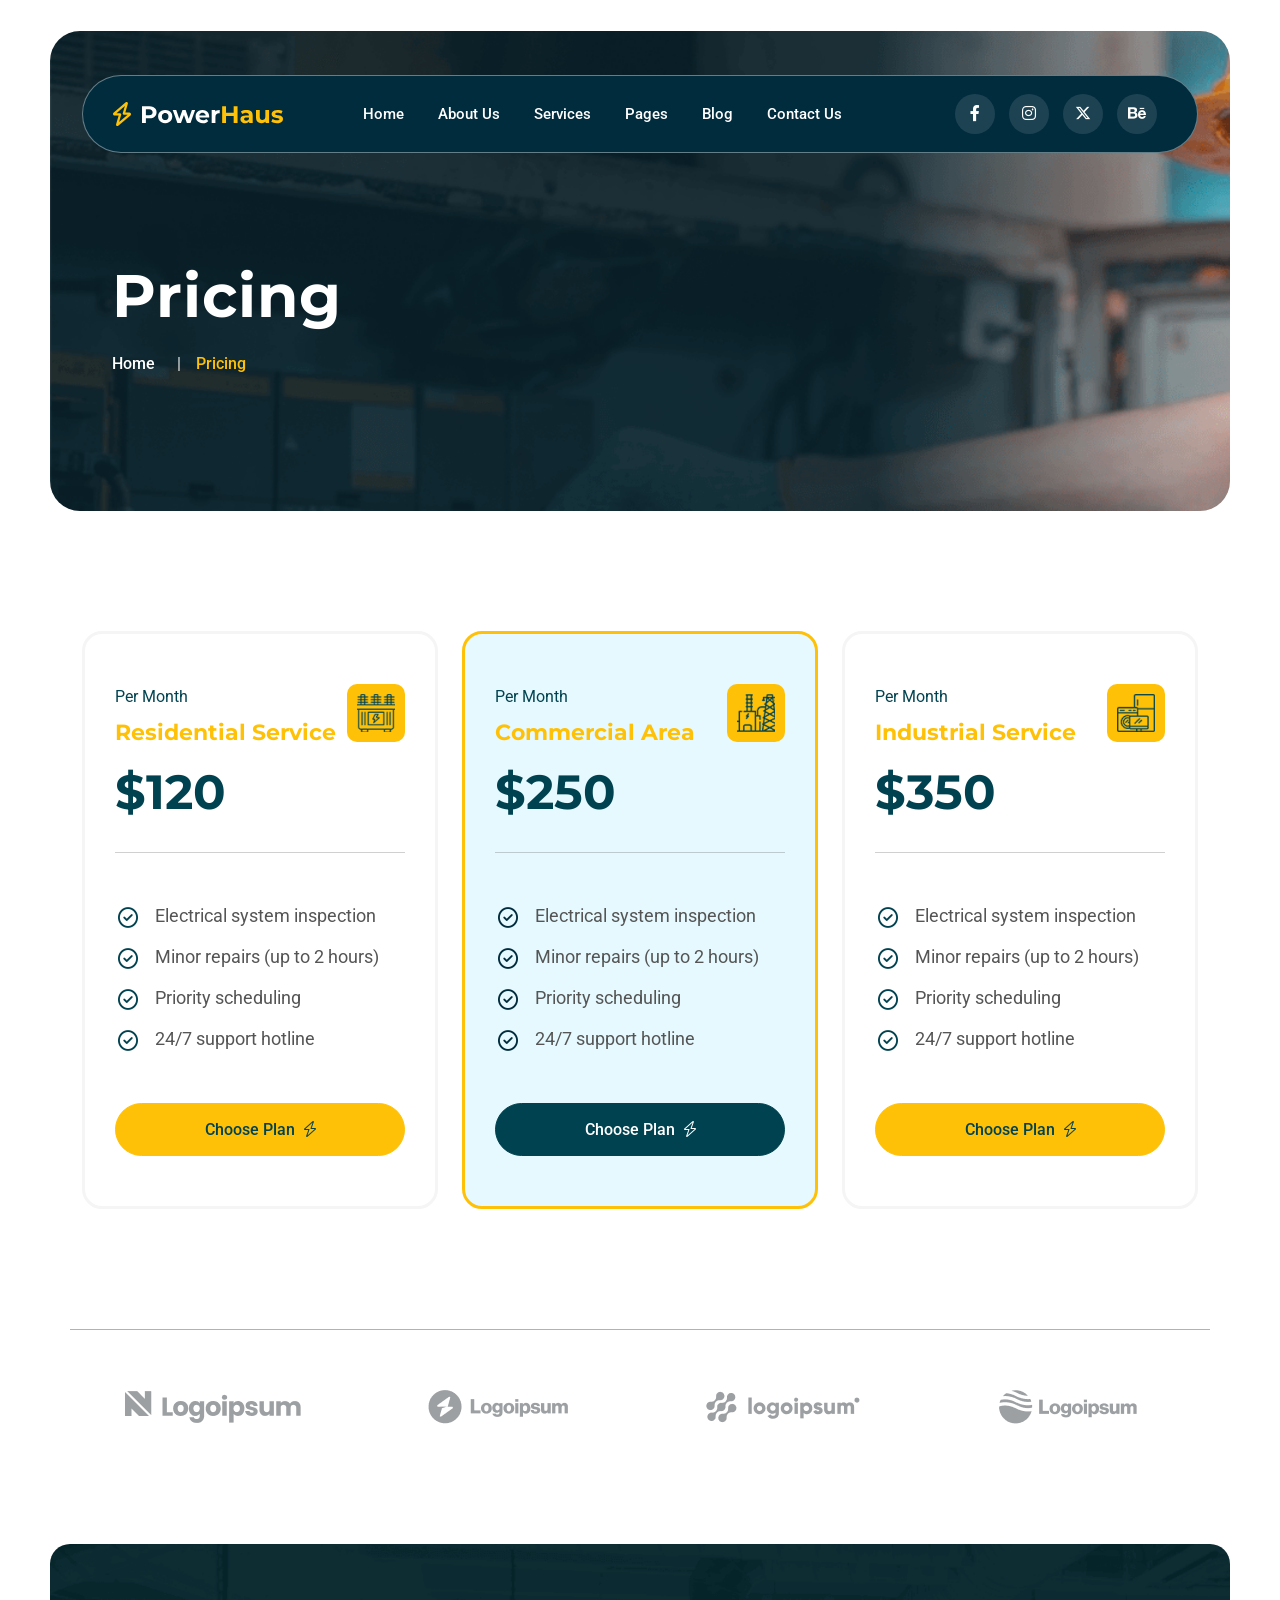
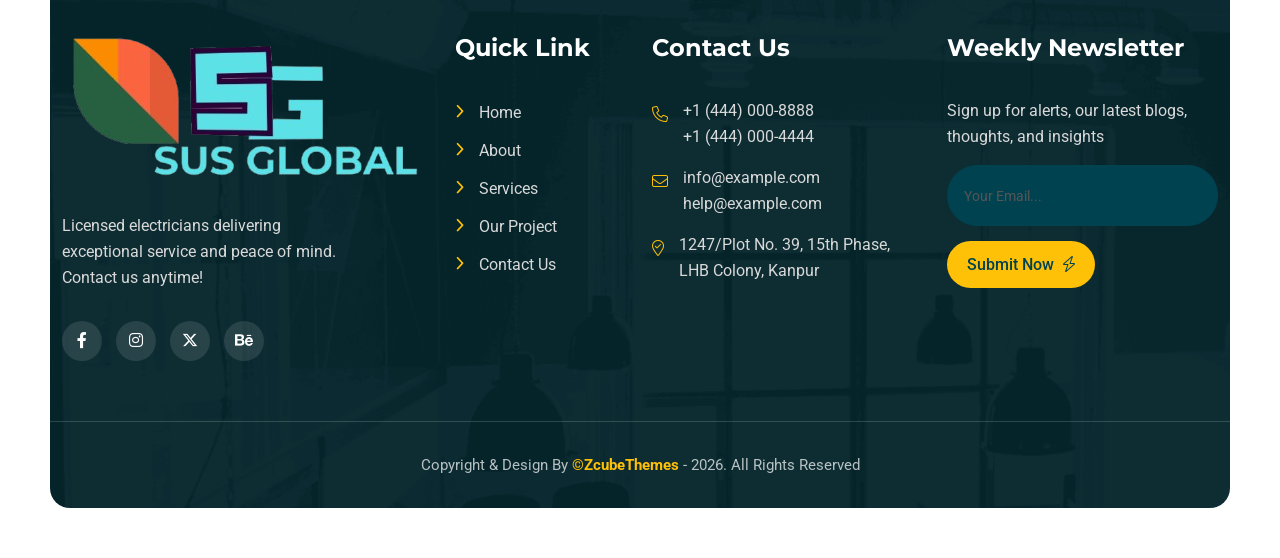
<file: pricing.html>
<!doctype html>
<html class="no-js" lang="zxx">



<head>
    <meta charset="utf-8">
    <meta http-equiv="x-ua-compatible" content="ie=edge">
    <title>Powerhaus - Dietitian & Wellness Website HTML Template</title>
    <meta name="description" content="">
    <meta name="viewport" content="width=device-width, initial-scale=1">
    <link rel="shortcut icon" type="image/x-icon" href="img/favicon.ico">
    <!-- Place favicon.ico in the root directory -->

    <!-- CSS here -->
    <link rel="stylesheet" href="css/bootstrap.min.css">
    <link rel="stylesheet" href="css/animate.min.css">
    <link rel="stylesheet" href="css/magnific-popup.css">
    <link rel="stylesheet" href="fontawesome/css/all.min.css">
    <link rel="stylesheet" href="fontawesome-pro/css/all.min.css">
    <link rel="stylesheet" href="css/dripicons.css">
    <link rel="stylesheet" href="css/slick.css">
    <link rel="stylesheet" href="css/meanmenu.css">
    <link rel="stylesheet" href="css/default.css">
    <link rel="stylesheet" href="css/style.css">
    <link rel="stylesheet" href="css/swiper.min.css">
    <link rel="stylesheet" href="css/responsive.css">
</head>

<body>
    <!--  Preloader  -->
    <div id="preloader" class="loader-wrapper">
        <div id="loading" class="loader"> </div>
    </div>
    <!--  Preloader end  -->
    <!-- header -->
    <header class="header-area header-two">
        <div id="header-sticky3" class="menu-area">
            <div class="container-fluid pl-50 pr-50">

                <div class="container">
                    <div class="second-menu">
                        <div class="row align-items-center">
                            <div class="col-xl-3 col-lg-2 col-md-5">
                                <div class="logo">
                                    <a href="index.html"><img src="img/logo/logo.svg" alt="logo"></a>
                                </div>
                            </div>
                            <div class="col-xl-6 col-lg-10">

                                <div class="main-menu text-center">
                                    <nav id="mobile-menu">
                                        <ul>
                                            <li class="has-sub">
                                                <a href="index.html">Home</a>
                                                <ul>
                                                    <li><a href="index.html">Home Page Main</a></li>
                                                    <li><a href="index-2.html">Home Hero Slider</a></li>

                                                </ul>
                                            </li>
                                            <li><a href="about.html">About Us</a></li>
                                            <li class="has-sub">
                                                <a href="services.html">Services</a>
                                                <ul>
                                                    <li><a href="services.html">Services</a></li>
                                                    <li><a href="single-service.html">Services Details</a></li>
                                                </ul>
                                            </li>

                                            <li class="has-sub">
                                                <a href="#">Pages</a>
                                                <ul>
                                                    <li><a href="projects.html">Gallery</a></li>
                                                    <li><a href="pricing.html">Pricing</a></li>
                                                    <li><a href="team.html">Team</a></li>
                                                    <li><a href="faq.html">Faq</a></li>
                                                </ul>
                                            </li>
                                            <li class="has-sub">
                                                <a href="#">Blog</a>
                                                <ul>
                                                    <li><a href="blog.html">Blog</a></li>
                                                    <li><a href="blog-details.html">Blog Details</a></li>
                                                </ul>
                                            </li>
                                            <li><a href="contact.html">Contact Us</a></li>
                                        </ul>
                                    </nav>
                                </div>
                            </div>
                            <div class="col-xl-3 col-lg-5 d-none d-xl-block text-right">
                                <div class="footer-social">
                                    <a href="#"><i class="fab fa-facebook-f"></i></a>
                                    <a href="#"><i class="fab fa-instagram"></i></a>
                                    <a href="#"><i class="fa-brands fa-x-twitter"></i></a>
                                    <a href="#"><i class="fab fa-behance"></i></a>
                                </div>

                            </div>

                            <div class="col-12">
                                <div class="mobile-menu"></div>
                            </div>
                        </div>
                    </div>
                </div>

            </div>
        </div>
    </header>
    <!-- header-end -->
    <!-- offcanvas-area -->
    <div class="offcanvas-menu">
        <span class="menu-close"><i class="fas fa-times"></i></span>
        <form role="search" method="get" id="searchform" class="searchform" action="#">
            <input type="text" name="s" id="search" placeholder="Search" />
            <button><i class="fa fa-search"></i></button>
        </form>
        <div id="cssmenu2" class="menu-one-page-menu-container">
            <ul id="menu-one-page-menu-12" class="menu">
                <li class="menu-item menu-item-type-custom menu-item-object-custom"><a href="#home"><span>+8 12 3456897</span></a></li>
                <li class="menu-item menu-item-type-custom menu-item-object-custom"><a href="#howitwork"><span>info@example.com</span></a></li>
            </ul>
        </div>
    </div>
    <div class="offcanvas-overly"></div>
    <!-- offcanvas-end -->

    <!-- main-area -->
    <main>
        <!-- breadcrumb-area -->
        <section class="pl-50 pr-50 ">
            <div class="breadcrumb-area d-flex justify-content-center align-items-center" style="background-image:url(img/bg/bdrc-bg.png)">
                <div class="container">
                    <div class="row align-items-center">
                        <div class="col-xl-12 col-lg-12">
                            <div class="breadcrumb-wrap text-center">
                                <div class="breadcrumb-title">
                                    <h2>Pricing</h2>
                                    <div class="breadcrumb-wrap">

                                        <nav aria-label="breadcrumb">
                                            <ol class="breadcrumb">
                                                <li class="breadcrumb-item"><a href="index.html">Home</a></li>
                                                <li class="breadcrumb-item active" aria-current="page">Pricing</li>
                                            </ol>
                                        </nav>
                                    </div>
                                </div>
                            </div>
                        </div>

                    </div>
                </div>
            </div>
        </section>
        <!-- breadcrumb-area-end -->
        <!-- pricing-area -->
        <section id="pricing" class="pricing-area fix p-relative">
            <div class="container-box pt-120 pb-60">
                <div class="container">
                    <div class="row">
                        <div class="col-lg-4 col-md-6">
                            <div class="pricing-box  mb-60 wow fadeInDown animated" data-delay=".4s">
                                <div class="pricing-head">
                                    <div class="price-icon">
                                        <img src="img/icon/pr-icon-01.png" alt="icon" />
                                    </div>
                                    <p>Per Month</p>
                                    <h3>Residential Service</h3>
                                    <div class="price-count">
                                        <h2>$120</h2>
                                    </div>
                                    <hr>
                                </div>

                                <div class="pricing-body mt-20 mb-30">
                                    <ul>
                                        <li>Electrical system inspection</li>
                                        <li>Minor repairs (up to 2 hours)</li>
                                        <li>Priority scheduling</li>
                                        <li>24/7 support hotline</li>
                                    </ul>
                                </div>


                                <div class="pricing-btn">
                                    <a href="contact.html" class="btn yellow-btn">Choose Plan <i class="fa-light fa-bolt"></i></a>
                                </div>
                            </div>
                        </div>
                        <div class="col-lg-4 col-md-6">
                            <div class="pricing-box active mb-60 wow fadeInDown animated" data-delay=".4s">
                                <div class="pricing-head">
                                    <div class="price-icon">
                                        <img src="img/icon/pr-icon-02.png" alt="icon" />
                                    </div>
                                    <p>Per Month</p>
                                    <h3>Commercial Area</h3>
                                    <div class="price-count">
                                        <h2>$250</h2>
                                    </div>
                                    <hr>
                                </div>

                                <div class="pricing-body mt-20 mb-30">
                                    <ul>
                                        <li>Electrical system inspection</li>
                                        <li>Minor repairs (up to 2 hours)</li>
                                        <li>Priority scheduling</li>
                                        <li>24/7 support hotline</li>
                                    </ul>
                                </div>


                                <div class="pricing-btn">
                                    <a href="contact.html" class="btn yellow-btn">Choose Plan <i class="fa-light fa-bolt"></i></a>
                                </div>
                            </div>

                        </div>
                        <div class="col-lg-4 col-md-6">
                            <div class="pricing-box  mb-60 wow fadeInDown animated" data-delay=".4s">
                                <div class="pricing-head">
                                    <div class="price-icon">
                                        <img src="img/icon/pr-icon-03.png" alt="icon" />
                                    </div>
                                    <p>Per Month</p>
                                    <h3>Industrial Service</h3>
                                    <div class="price-count">
                                        <h2>$350</h2>
                                    </div>
                                    <hr>
                                </div>

                                <div class="pricing-body mt-20 mb-30">
                                    <ul>
                                        <li>Electrical system inspection</li>
                                        <li>Minor repairs (up to 2 hours)</li>
                                        <li>Priority scheduling</li>
                                        <li>24/7 support hotline</li>
                                    </ul>
                                </div>


                                <div class="pricing-btn">
                                    <a href="contact.html" class="btn yellow-btn">Choose Plan <i class="fa-light fa-bolt"></i></a>
                                </div>
                            </div>
                        </div>
                    </div>
                </div>
            </div>
        </section>
        <!-- pricing-area-end -->
        <!-- brand-area -->
        <section class="brand-area p-relative fix">
            <div class="container pt-60 pb-120" style="border-top:1px solid #0000004d;">
                <div class="row brand-active">
                    <div class="col-xl-2">
                        <div class="single-brand img-custom-anim-left wow fadeInLeft" data-delay=".1s">
                            <img src="img/brand/client-01.png" alt="img">
                        </div>
                    </div>
                    <div class="col-xl-2">
                        <div class="single-brand img-custom-anim-left wow fadeInLeft" data-delay=".1s">
                            <img src="img/brand/client-02.png" alt="img">
                        </div>
                    </div>
                    <div class="col-xl-2">
                        <div class="single-brand img-custom-anim-left wow fadeInLeft" data-delay=".1s">
                            <img src="img/brand/client-03.png" alt="img">
                        </div>
                    </div>
                    <div class="col-xl-2">
                        <div class="single-brand img-custom-anim-left wow fadeInLeft" data-delay=".1s">
                            <img src="img/brand/client-04.png" alt="img">
                        </div>
                    </div>
                    <div class="col-xl-2">
                        <div class="single-brand img-custom-anim-left wow fadeInLeft" data-delay=".1s">
                            <img src="img/brand/client-05.png" alt="img">
                        </div>
                    </div>
                    <div class="col-xl-2">
                        <div class="single-brand img-custom-anim-left wow fadeInLeft" data-delay=".1s">
                            <img src="img/brand/client-03.png" alt="img">
                        </div>
                    </div>
                </div>
            </div>

        </section>
        <!-- brand-area-end -->
    </main>
    <!-- main-area-end -->
    <!-- footer -->
    <footer class="footer-bg footer-p mb-50">
        <div class="footer-top pt-90" style="background-image: url(img/bg/footer-bg.png); background-repeat: no-repeat; background-size: cover;">
            <div class="container">
                <div class="row justify-content-between">
                    <div class="col-xl-4 col-lg-4 col-sm-6">
                        <div class="footer-widget mb-30">
                            <div class="f-widget-title mb-30">
                                <img src="img/logo/f_logo.png" alt="img">
                            </div>
                            <p class="pr-90">Licensed electricians delivering exceptional service and peace of mind. Contact us anytime!</p>
                            <div class="footer-social mt-30">
                                <a href="#"><i class="fab fa-facebook-f"></i></a>
                                <a href="#"><i class="fab fa-instagram"></i></a>
                                <a href="#"><i class="fa-brands fa-x-twitter"></i></a>
                                <a href="#"><i class="fab fa-behance"></i></a>
                            </div>
                        </div>
                    </div>
                    <div class="col-xl-2 col-lg-2 col-sm-6">
                        <div class="footer-widget mb-30">
                            <div class="f-widget-title">
                                <h2>Quick Link</h2>
                            </div>
                            <div class="footer-link">
                                <ul>
                                    <li><a href="about.html">Home</a></li>
                                    <li><a href="about.html">about</a></li>
                                    <li><a href="services.html">services</a></li>
                                    <li><a href="projects.html">Our Project</a></li>
                                    <li><a href="contact.html">Contact Us</a></li>
                                </ul>
                            </div>
                        </div>
                    </div>
                    <div class="col-xl-3 col-lg-3 col-sm-6">
                        <div class="footer-widget mb-30">
                            <div class="f-widget-title">
                                <h2>Contact Us</h2>
                            </div>
                            <div class="f-contact">
                                <ul>
                                    <li>
                                        <i class="icon fal fa-phone"></i>
                                        <span><a href="tel:+14440008888">+1 (444) 000-8888</a><br><a href="tel:+14440004444">+1 (444) 000-4444</a></span>
                                    </li>
                                    <li><i class="icon fal fa-envelope"></i>
                                        <span>
                                            <a href="mailto:info@example.com">info@example.com</a>
                                            <br>
                                            <a href="mailto:help@example.com">help@example.com</a>
                                        </span>
                                    </li>
                                    <li>
                                        <i class="icon fal fa-map-marker-check"></i>
                                        <span>1247/Plot No. 39, 15th Phase,<br> LHB Colony, Kanpur</span>
                                    </li>
                                </ul>
                            </div>
                        </div>
                    </div>
                    <div class="col-xl-3 col-lg-3 col-sm-6">
                        <div class="footer-widget mb-30">
                            <div class="f-widget-title">
                                <h2>Weekly Newsletter</h2>
                            </div>
                            <div class="footer-link">
                                <p>Sign up for alerts, our latest blogs, thoughts, and insights</p>
                                <div class="subricbe p-relative" data-animation="fadeInDown" data-delay=".4s">
                                    <form action="https://tarbiyahschool.co.in/powerhaus/news-mail.php" method="post" class="contact-form ">
                                        <input type="text" id="email2" name="email2" class="header-input" placeholder="Your Email..." required="">
                                        <button class="btn header-btn"> Submit Now <i class="fa-light fa-bolt"></i> </button>
                                    </form>
                                </div>
                            </div>

                        </div>
                    </div>
                </div>
            </div>
            <div class="copyright-wrap">
                <div class="container">
                    <div class="row align-items-center text-center">
                        <div class="col-lg-12 col-md-12">
                            Copyright &amp; Design By <a href="#">©ZcubeThemes</a> - 2026. All Rights Reserved
                        </div>
                    </div>
                </div>
            </div>
        </div>
    </footer>
    <!-- footer-end -->
    <!-- JS here -->
    <script src="js/vendor/modernizr-3.5.0.min.js"></script>
    <script src="js/vendor/jquery-3.6.0.min.js"></script>
    <script src="js/popper.min.js"></script>
    <script src="js/bootstrap.min.js"></script>
    <script src="js/slick.min.js"></script>
    <script src="js/wow.min.js"></script>
    <script src="js/js_isotope.pkgd.min.js"></script>
    <script src="js/imagesloaded.min.js"></script>
    <script src="js/parallax.min.js"></script>
    <script src="js/jquery.waypoints.min.js"></script>
    <script src="js/jquery.counterup.min.js"></script>
    <script src="js/jquery.scrollUp.min.js"></script>
    <script src="js/swiper.min.js"></script>
    <script src="js/jquery.meanmenu.min.js"></script>
    <script src="js/jquery.magnific-popup.min.js"></script>
    <!--gsap js file -->
    <script src="js/gsap.min.js"></script>
    <!-- Text Effect js file -->
    <script src="js/SplitText.js"></script>
    <script src="js/ScrollTrigger.min.js"></script>
    <script src="js/main.js"></script>
</body>



</html>
</file>
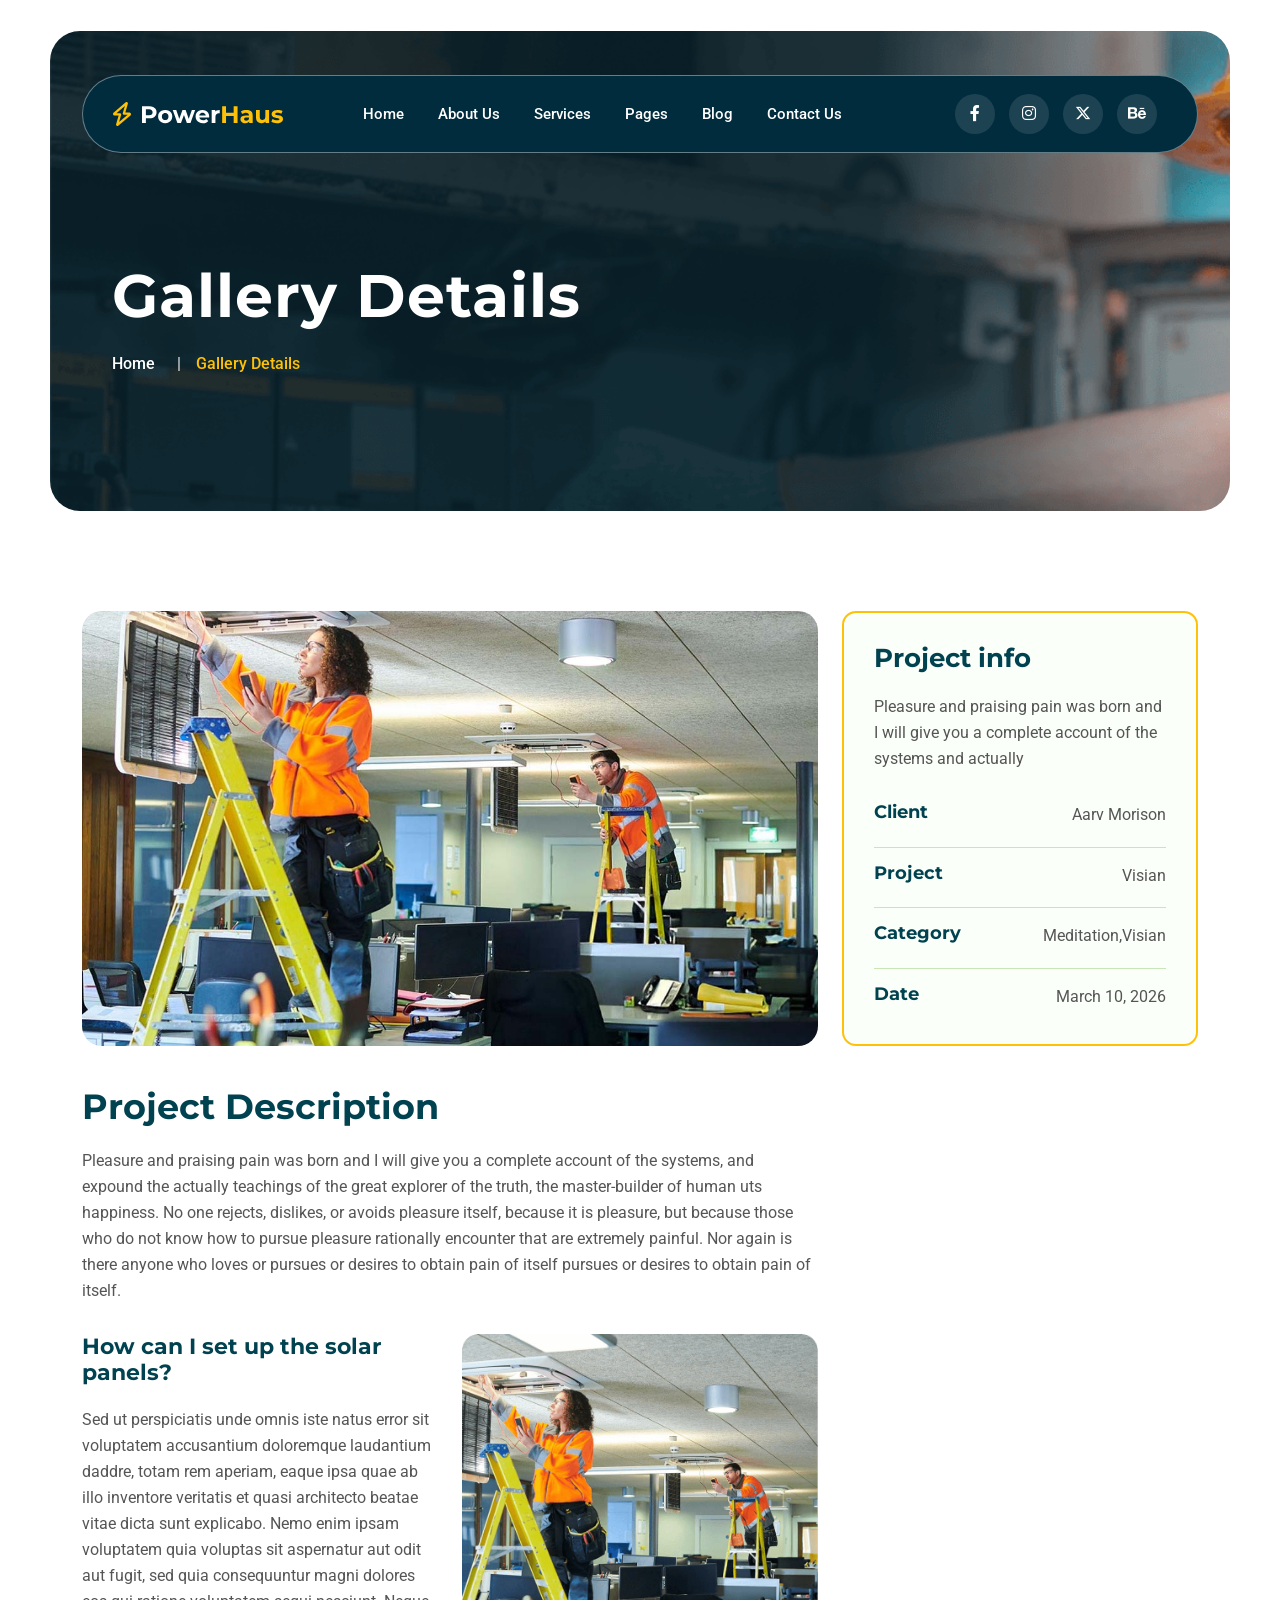
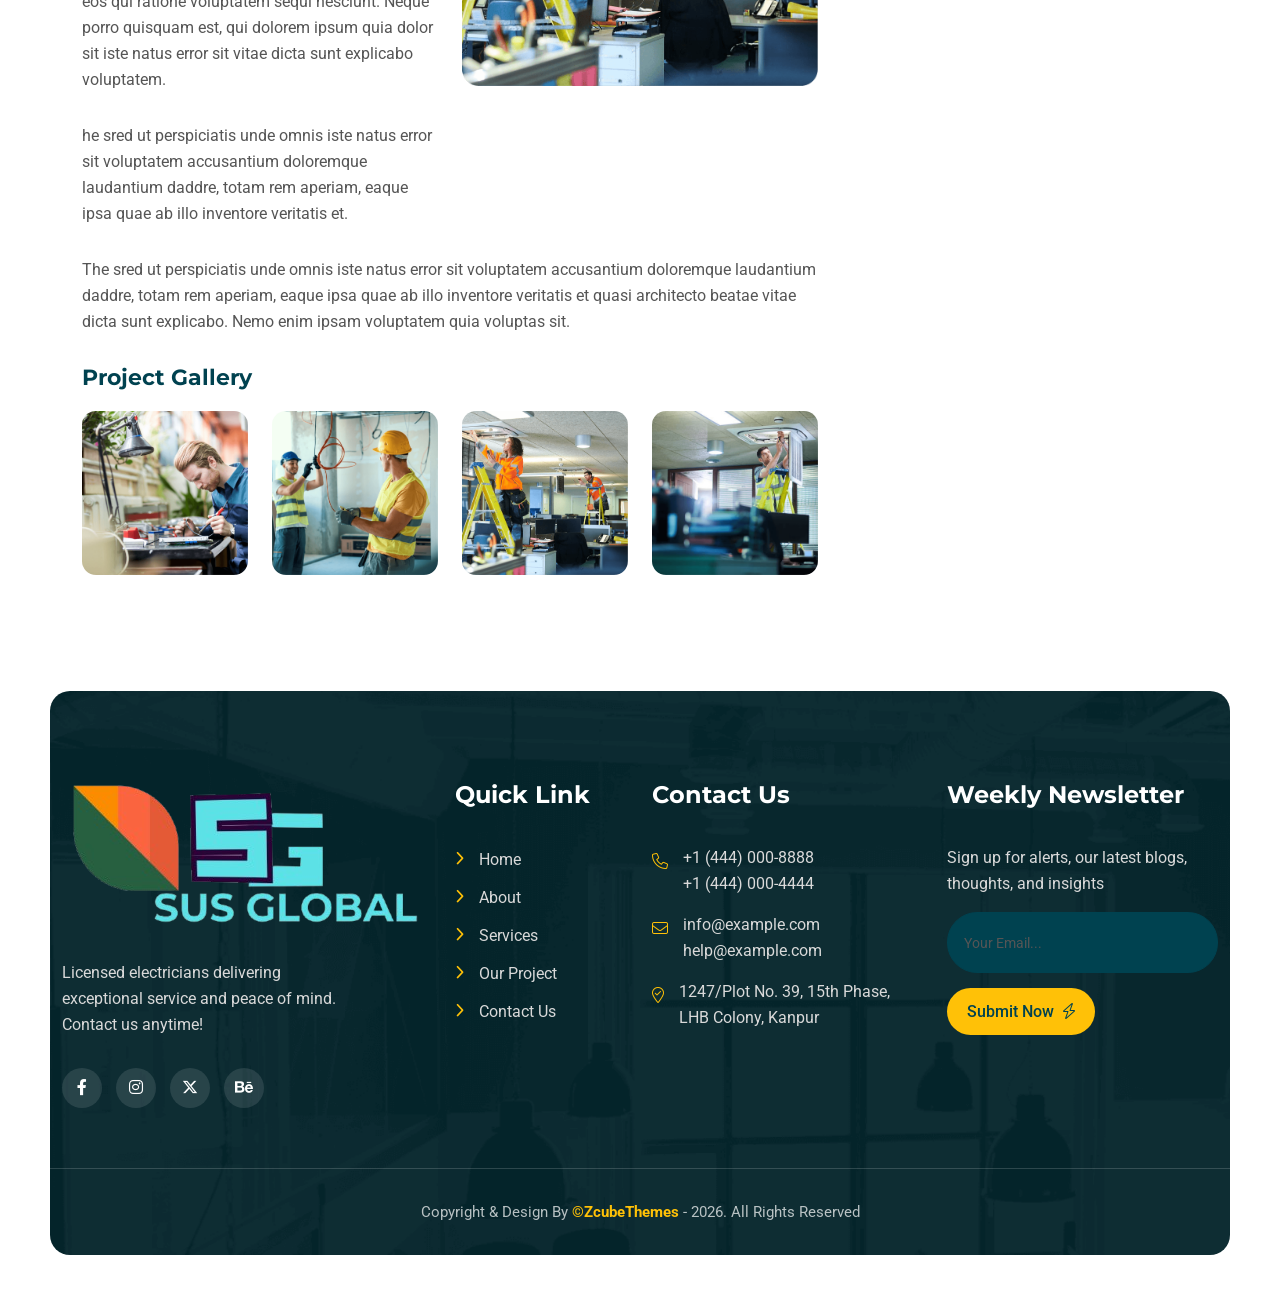
<file: projects-detail.html>
<!doctype html>
<html class="no-js" lang="zxx">



<head>
    <meta charset="utf-8">
    <meta http-equiv="x-ua-compatible" content="ie=edge">
    <title>Powerhaus - Dietitian & Wellness Website HTML Template</title>
    <meta name="description" content="">
    <meta name="viewport" content="width=device-width, initial-scale=1">
    <link rel="shortcut icon" type="image/x-icon" href="img/favicon.ico">
    <!-- Place favicon.ico in the root directory -->

    <!-- CSS here -->
    <link rel="stylesheet" href="css/bootstrap.min.css">
    <link rel="stylesheet" href="css/animate.min.css">
    <link rel="stylesheet" href="css/magnific-popup.css">
    <link rel="stylesheet" href="fontawesome/css/all.min.css">
    <link rel="stylesheet" href="fontawesome-pro/css/all.min.css">
    <link rel="stylesheet" href="css/dripicons.css">
    <link rel="stylesheet" href="css/slick.css">
    <link rel="stylesheet" href="css/meanmenu.css">
    <link rel="stylesheet" href="css/default.css">
    <link rel="stylesheet" href="css/style.css">
    <link rel="stylesheet" href="css/swiper.min.css">
    <link rel="stylesheet" href="css/responsive.css">
</head>

<body>
    <!--  Preloader  -->
    <div id="preloader" class="loader-wrapper">
        <div id="loading" class="loader"> </div>
    </div>
    <!--  Preloader end  -->
    <!-- header -->
    <header class="header-area header-two">
        <div id="header-sticky3" class="menu-area">
            <div class="container-fluid pl-50 pr-50">

                <div class="container">
                    <div class="second-menu">
                        <div class="row align-items-center">
                            <div class="col-xl-3 col-lg-2 col-md-5">
                                <div class="logo">
                                    <a href="index.html"><img src="img/logo/logo.svg" alt="logo"></a>
                                </div>
                            </div>
                            <div class="col-xl-6 col-lg-10">

                                <div class="main-menu text-center">
                                    <nav id="mobile-menu">
                                        <ul>
                                            <li class="has-sub">
                                                <a href="index.html">Home</a>
                                                <ul>
                                                    <li><a href="index.html">Home Page Main</a></li>
                                                    <li><a href="index-2.html">Home Hero Slider</a></li>
                                                   
                                                </ul>
                                            </li>
                                            <li><a href="about.html">About Us</a></li>
                                            <li class="has-sub">
                                                <a href="services.html">Services</a>
                                                <ul>
                                                    <li><a href="services.html">Services</a></li>
                                                    <li><a href="single-service.html">Services Details</a></li>
                                                </ul>
                                            </li>

                                            <li class="has-sub">
                                                <a href="#">Pages</a>
                                                <ul>
                                                    <li><a href="projects.html">Gallery</a></li>
                                                    <li><a href="pricing.html">Pricing</a></li>
                                                    <li><a href="team.html">Team</a></li>
                                                    <li><a href="faq.html">Faq</a></li>
                                                </ul>
                                            </li>
                                            <li class="has-sub">
                                                <a href="#">Blog</a>
                                                <ul>
                                                    <li><a href="blog.html">Blog</a></li>
                                                    <li><a href="blog-details.html">Blog Details</a></li>
                                                </ul>
                                            </li>
                                            <li><a href="contact.html">Contact Us</a></li>
                                        </ul>
                                    </nav>
                                </div>
                            </div>
                            <div class="col-xl-3 col-lg-5 d-none d-xl-block text-right">
                                <div class="footer-social">
                                    <a href="#"><i class="fab fa-facebook-f"></i></a>
                                    <a href="#"><i class="fab fa-instagram"></i></a>
                                    <a href="#"><i class="fa-brands fa-x-twitter"></i></a>
                                    <a href="#"><i class="fab fa-behance"></i></a>
                                </div>

                            </div>

                            <div class="col-12">
                                <div class="mobile-menu"></div>
                            </div>
                        </div>
                    </div>
                </div>

            </div>
        </div>
    </header>
    <!-- header-end -->
    <!-- offcanvas-area -->
    <div class="offcanvas-menu">
        <span class="menu-close"><i class="fas fa-times"></i></span>
        <form role="search" method="get" id="searchform" class="searchform" action="#">
            <input type="text" name="s" id="search" placeholder="Search" />
            <button><i class="fa fa-search"></i></button>
        </form>
        <div id="cssmenu2" class="menu-one-page-menu-container">
            <ul id="menu-one-page-menu-12" class="menu">
                <li class="menu-item menu-item-type-custom menu-item-object-custom"><a href="#home"><span>+8 12 3456897</span></a></li>
                <li class="menu-item menu-item-type-custom menu-item-object-custom"><a href="#howitwork"><span>info@example.com</span></a></li>
            </ul>
        </div>
    </div>
    <div class="offcanvas-overly"></div>
    <!-- offcanvas-end -->

    <!-- main-area -->
    <main>
        <!-- breadcrumb-area -->
        <section class="pl-50 pr-50 ">
            <div class="breadcrumb-area d-flex justify-content-center align-items-center" style="background-image:url(img/bg/bdrc-bg.png)">
                <div class="container">
                    <div class="row align-items-center">
                        <div class="col-xl-12 col-lg-12">
                            <div class="breadcrumb-wrap text-center">
                                <div class="breadcrumb-title">
                                    <h2>Gallery Details</h2>
                                    <div class="breadcrumb-wrap">

                                        <nav aria-label="breadcrumb">
                                            <ol class="breadcrumb">
                                                <li class="breadcrumb-item"><a href="index.html">Home</a></li>
                                                <li class="breadcrumb-item active" aria-current="page">Gallery Details</li>
                                            </ol>
                                        </nav>
                                    </div>
                                </div>
                            </div>
                        </div>

                    </div>
                </div>
            </div>
        </section>
        <!-- breadcrumb-area-end -->
        <!-- Project Detail -->
        <section class="project-detail pt-145 pb-90">
            <div class="container">
                <!-- Lower Content -->
                <div class="lower-content">
                    <div class="row">
                        <div class="col-lg-8">
                            <!-- Upper Content -->
                            <div class="upper-box">
                                <div class="single-item-carousel owl-carousel owl-theme">
                                    <figure class="image"> <img src="img/blog/inner_b1.jpg" alt="img"></figure>
                                </div>
                            </div>
                            <div class="inner-column">
                                <h2>Project Description</h2>
                                <p>Pleasure and praising pain was born and I will give you a complete account of the systems, and expound the actually teachings of the great explorer of the truth, the master-builder of human uts happiness. No one rejects, dislikes, or avoids pleasure itself, because it is pleasure, but because those who do not know how to pursue pleasure rationally encounter that are extremely painful. Nor again is there anyone who loves or pursues or desires to obtain pain of itself pursues or desires to obtain pain of itself.</p>
                                <!-- Two Column -->
                                <div class="two-column">
                                    <div class="row">
                                        <div class="text-column col-xl-6 col-lg-6 col-md-6">
                                            <h4>How can I set up the solar panels?</h4>
                                            <p>Sed ut perspiciatis unde omnis iste natus error sit voluptatem accusantium doloremque laudantium daddre, totam rem aperiam, eaque ipsa quae ab illo inventore veritatis et quasi architecto beatae vitae dicta sunt explicabo. Nemo enim ipsam voluptatem quia voluptas sit aspernatur aut odit aut fugit, sed quia consequuntur magni dolores eos qui ratione voluptatem sequi nesciunt. Neque porro quisquam est, qui dolorem ipsum quia dolor sit iste natus error sit vitae dicta sunt explicabo voluptatem.</p>
                                            <p>he sred ut perspiciatis unde omnis iste natus error sit voluptatem accusantium doloremque laudantium daddre, totam rem aperiam, eaque ipsa quae ab illo inventore veritatis et.</p>

                                        </div>

                                        <div class="image-column col-xl-6 col-lg-12 col-md-12">
                                            <figure class="image"> <img src="img/gallery/gallery-03.png" alt="img"></figure>
                                        </div>


                                    </div>
                                </div>

                                <p>The sred ut perspiciatis unde omnis iste natus error sit voluptatem accusantium doloremque laudantium daddre, totam rem aperiam, eaque ipsa quae ab illo inventore veritatis et quasi architecto beatae vitae dicta sunt explicabo. Nemo enim ipsam voluptatem quia voluptas sit.</p>

                                <h4>
                                    Project Gallery
                                </h4>
                                <div class="row">
                                    <div class="image-column col-xl-3 col-lg-12 col-md-12">
                                        <figure class="image"> <img src="img/gallery/gallery-01.png" alt="img"></figure>
                                    </div>
                                    <div class="image-column col-xl-3 col-lg-12 col-md-12">
                                        <figure class="image"> <img src="img/gallery/gallery-02.png" alt="img"></figure>
                                    </div>
                                    <div class="image-column col-xl-3 col-lg-12 col-md-12">
                                        <figure class="image"> <img src="img/gallery/gallery-03.png" alt="img"></figure>
                                    </div>
                                    <div class="image-column col-xl-3 col-lg-12 col-md-12">
                                        <figure class="image"> <img src="img/gallery/gallery-04.png" alt="img"></figure>
                                    </div>
                                </div>

                            </div>
                        </div>
                        <div class="info-column col-lg-4 col-md-12 col-sm-12">
                            <div class="inner-column">
                                <h3>Project info</h3>
                                <p>Pleasure and praising pain was born and I will give you a complete account of the systems and actually</p>
                                <ul class="project-info clearfix">
                                    <li>
                                        <h5>Client</h5> <span>Aarv Morison</span>
                                    </li>
                                    <li>
                                        <h5>Project</h5> <span>Visian</span>
                                    </li>
                                    <li>
                                        <h5>Category</h5> <span>Meditation,Visian</span>
                                    </li>
                                    <li>
                                        <h5>Date</h5><span>March 10, 2026</span>
                                    </li>
                                </ul>
                            </div>
                        </div>
                        <div class="text-column col-lg-12 col-md-12 col-sm-12">


                        </div>
                    </div>
                </div>
            </div>
        </section>
        <!--End Project Detail -->
    </main>
    <!-- main-area-end -->
    <!-- footer -->
    <footer class="footer-bg footer-p mb-50">
        <div class="footer-top pt-90" style="background-image: url(img/bg/footer-bg.png); background-repeat: no-repeat; background-size: cover;">
            <div class="container">
                <div class="row justify-content-between">
                    <div class="col-xl-4 col-lg-4 col-sm-6">
                        <div class="footer-widget mb-30">
                            <div class="f-widget-title mb-30">
                                <img src="img/logo/f_logo.png" alt="img">
                            </div>
                            <p class="pr-90">Licensed electricians delivering exceptional service and peace of mind. Contact us anytime!</p>
                            <div class="footer-social mt-30">
                                <a href="#"><i class="fab fa-facebook-f"></i></a>
                                <a href="#"><i class="fab fa-instagram"></i></a>
                                <a href="#"><i class="fa-brands fa-x-twitter"></i></a>
                                <a href="#"><i class="fab fa-behance"></i></a>
                            </div>
                        </div>
                    </div>
                    <div class="col-xl-2 col-lg-2 col-sm-6">
                        <div class="footer-widget mb-30">
                            <div class="f-widget-title">
                                <h2>Quick Link</h2>
                            </div>
                            <div class="footer-link">
                                <ul>
                                    <li><a href="about.html">Home</a></li>
                                    <li><a href="about.html">about</a></li>
                                    <li><a href="services.html">services</a></li>
                                    <li><a href="projects.html">Our Project</a></li>
                                    <li><a href="contact.html">Contact Us</a></li>
                                </ul>
                            </div>
                        </div>
                    </div>
                    <div class="col-xl-3 col-lg-3 col-sm-6">
                        <div class="footer-widget mb-30">
                            <div class="f-widget-title">
                                <h2>Contact Us</h2>
                            </div>
                            <div class="f-contact">
                                <ul>
                                    <li>
                                        <i class="icon fal fa-phone"></i>
                                        <span><a href="tel:+14440008888">+1 (444) 000-8888</a><br><a href="tel:+14440004444">+1 (444) 000-4444</a></span>
                                    </li>
                                    <li><i class="icon fal fa-envelope"></i>
                                        <span>
                                            <a href="mailto:info@example.com">info@example.com</a>
                                            <br>
                                            <a href="mailto:help@example.com">help@example.com</a>
                                        </span>
                                    </li>
                                    <li>
                                        <i class="icon fal fa-map-marker-check"></i>
                                        <span>1247/Plot No. 39, 15th Phase,<br> LHB Colony, Kanpur</span>
                                    </li>
                                </ul>
                            </div>
                        </div>
                    </div>
                    <div class="col-xl-3 col-lg-3 col-sm-6">
                        <div class="footer-widget mb-30">
                            <div class="f-widget-title">
                                <h2>Weekly Newsletter</h2>
                            </div>
                            <div class="footer-link">
                                <p>Sign up for alerts, our latest blogs, thoughts, and insights</p>
                                <div class="subricbe p-relative" data-animation="fadeInDown" data-delay=".4s">
                                    <form action="https://tarbiyahschool.co.in/powerhaus/news-mail.php" method="post" class="contact-form ">
                                        <input type="text" id="email2" name="email2" class="header-input" placeholder="Your Email..." required="">
                                        <button class="btn header-btn"> Submit Now <i class="fa-light fa-bolt"></i> </button>
                                    </form>
                                </div>
                            </div>

                        </div>
                    </div>
                </div>
            </div>
            <div class="copyright-wrap">
                <div class="container">
                    <div class="row align-items-center text-center">
                        <div class="col-lg-12 col-md-12">
                            Copyright &amp; Design By <a href="#">©ZcubeThemes</a> - 2026. All Rights Reserved
                        </div>
                    </div>
                </div>
            </div>
        </div>
    </footer>
    <!-- footer-end -->
    <!-- JS here -->
    <script src="js/vendor/modernizr-3.5.0.min.js"></script>
    <script src="js/vendor/jquery-3.6.0.min.js"></script>
    <script src="js/popper.min.js"></script>
    <script src="js/bootstrap.min.js"></script>
    <script src="js/slick.min.js"></script>
    <script src="js/wow.min.js"></script>
    <script src="js/js_isotope.pkgd.min.js"></script>
    <script src="js/imagesloaded.min.js"></script>
    <script src="js/parallax.min.js"></script>
    <script src="js/jquery.waypoints.min.js"></script>
    <script src="js/jquery.counterup.min.js"></script>
    <script src="js/jquery.scrollUp.min.js"></script>
    <script src="js/swiper.min.js"></script>
    <script src="js/jquery.meanmenu.min.js"></script>
    <script src="js/jquery.magnific-popup.min.js"></script>
    <!--gsap js file -->
    <script src="js/gsap.min.js"></script>
    <!-- Text Effect js file -->
    <script src="js/SplitText.js"></script>
    <script src="js/ScrollTrigger.min.js"></script>
    <script src="js/main.js"></script>
</body>



</html>
</file>
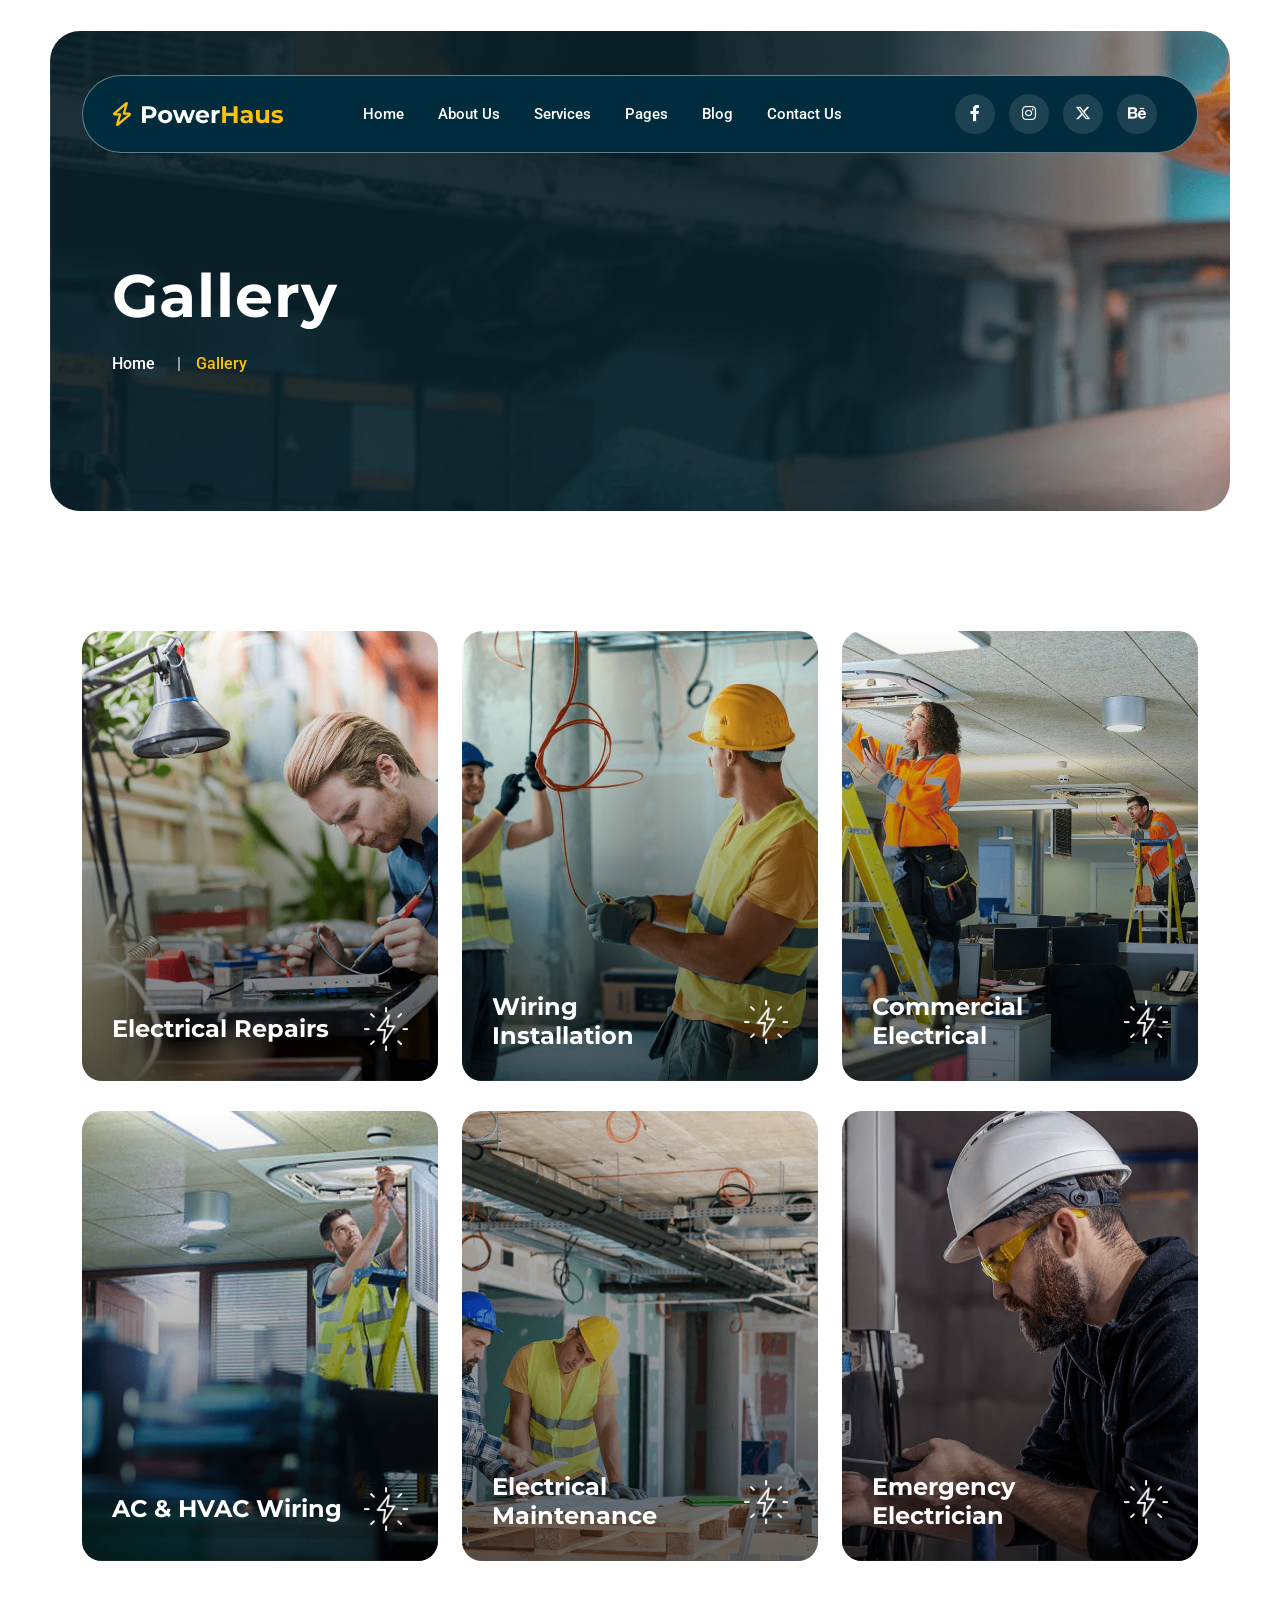
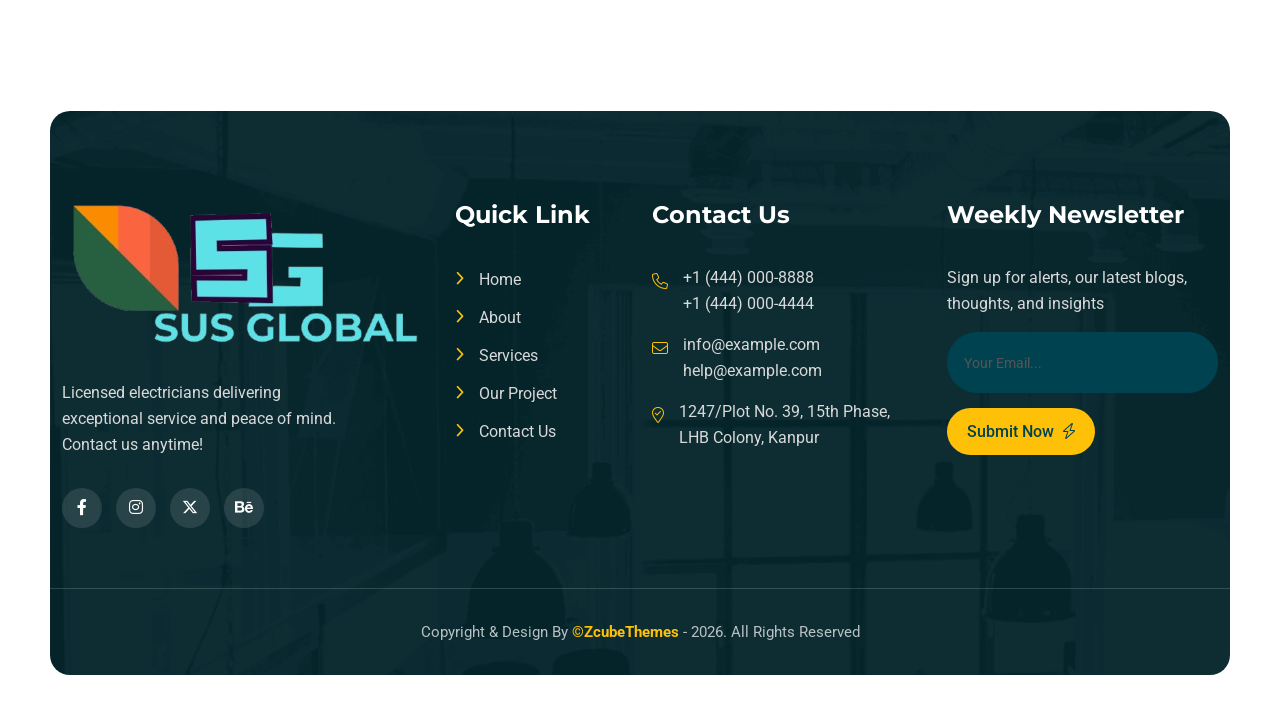
<file: projects.html>
<!doctype html>
<html class="no-js" lang="zxx">


<head>
    <meta charset="utf-8">
    <meta http-equiv="x-ua-compatible" content="ie=edge">
    <title>Powerhaus - Dietitian & Wellness Website HTML Template</title>
    <meta name="description" content="">
    <meta name="viewport" content="width=device-width, initial-scale=1">
    <link rel="shortcut icon" type="image/x-icon" href="img/favicon.ico">
    <!-- Place favicon.ico in the root directory -->

    <!-- CSS here -->
    <link rel="stylesheet" href="css/bootstrap.min.css">
    <link rel="stylesheet" href="css/animate.min.css">
    <link rel="stylesheet" href="css/magnific-popup.css">
    <link rel="stylesheet" href="fontawesome/css/all.min.css">
    <link rel="stylesheet" href="fontawesome-pro/css/all.min.css">
    <link rel="stylesheet" href="css/dripicons.css">
    <link rel="stylesheet" href="css/slick.css">
    <link rel="stylesheet" href="css/meanmenu.css">
    <link rel="stylesheet" href="css/default.css">
    <link rel="stylesheet" href="css/style.css">
    <link rel="stylesheet" href="css/swiper.min.css">
    <link rel="stylesheet" href="css/responsive.css">
</head>

<body>
    <!--  Preloader  -->
    <div id="preloader" class="loader-wrapper">
        <div id="loading" class="loader"> </div>
    </div>
    <!--  Preloader end  -->
    <!-- header -->
    <header class="header-area header-two">
        <div id="header-sticky3" class="menu-area">
            <div class="container-fluid pl-50 pr-50">

                <div class="container">
                    <div class="second-menu">
                        <div class="row align-items-center">
                            <div class="col-xl-3 col-lg-2 col-md-5">
                                <div class="logo">
                                    <a href="index.html"><img src="img/logo/logo.svg" alt="logo"></a>
                                </div>
                            </div>
                            <div class="col-xl-6 col-lg-10">

                                <div class="main-menu text-center">
                                    <nav id="mobile-menu">
                                        <ul>
                                            <li class="has-sub">
                                                <a href="index.html">Home</a>
                                                <ul>
                                                    <li><a href="index.html">Home Page Main</a></li>
                                                    <li><a href="index-2.html">Home Hero Slider</a></li>
                                                   
                                                </ul>
                                            </li>
                                            <li><a href="about.html">About Us</a></li>
                                            <li class="has-sub">
                                                <a href="services.html">Services</a>
                                                <ul>
                                                    <li><a href="services.html">Services</a></li>
                                                    <li><a href="single-service.html">Services Details</a></li>
                                                </ul>
                                            </li>

                                            <li class="has-sub">
                                                <a href="#">Pages</a>
                                                <ul>
                                                    <li><a href="projects.html">Gallery</a></li>
                                                    <li><a href="pricing.html">Pricing</a></li>
                                                    <li><a href="team.html">Team</a></li>
                                                    <li><a href="faq.html">Faq</a></li>
                                                </ul>
                                            </li>
                                            <li class="has-sub">
                                                <a href="#">Blog</a>
                                                <ul>
                                                    <li><a href="blog.html">Blog</a></li>
                                                    <li><a href="blog-details.html">Blog Details</a></li>
                                                </ul>
                                            </li>
                                            <li><a href="contact.html">Contact Us</a></li>
                                        </ul>
                                    </nav>
                                </div>
                            </div>
                            <div class="col-xl-3 col-lg-5 d-none d-xl-block text-right">
                                <div class="footer-social">
                                    <a href="#"><i class="fab fa-facebook-f"></i></a>
                                    <a href="#"><i class="fab fa-instagram"></i></a>
                                    <a href="#"><i class="fa-brands fa-x-twitter"></i></a>
                                    <a href="#"><i class="fab fa-behance"></i></a>
                                </div>

                            </div>

                            <div class="col-12">
                                <div class="mobile-menu"></div>
                            </div>
                        </div>
                    </div>
                </div>

            </div>
        </div>
    </header>
    <!-- header-end -->
    <!-- offcanvas-area -->
    <div class="offcanvas-menu">
        <span class="menu-close"><i class="fas fa-times"></i></span>
        <form role="search" method="get" id="searchform" class="searchform" action="#">
            <input type="text" name="s" id="search" placeholder="Search" />
            <button><i class="fa fa-search"></i></button>
        </form>
        <div id="cssmenu2" class="menu-one-page-menu-container">
            <ul id="menu-one-page-menu-12" class="menu">
                <li class="menu-item menu-item-type-custom menu-item-object-custom"><a href="#home"><span>+8 12 3456897</span></a></li>
                <li class="menu-item menu-item-type-custom menu-item-object-custom"><a href="#howitwork"><span>info@example.com</span></a></li>
            </ul>
        </div>
    </div>
    <div class="offcanvas-overly"></div>
    <!-- offcanvas-end -->

    <!-- main-area -->
    <main>
        <!-- breadcrumb-area -->
        <section class="pl-50 pr-50 ">
            <div class="breadcrumb-area d-flex justify-content-center align-items-center" style="background-image:url(img/bg/bdrc-bg.png)">
                <div class="container">
                    <div class="row align-items-center">
                        <div class="col-xl-12 col-lg-12">
                            <div class="breadcrumb-wrap text-center">
                                <div class="breadcrumb-title">
                                    <h2>Gallery</h2>
                                    <div class="breadcrumb-wrap">

                                        <nav aria-label="breadcrumb">
                                            <ol class="breadcrumb">
                                                <li class="breadcrumb-item"><a href="index.html">Home</a></li>
                                                <li class="breadcrumb-item active" aria-current="page">Gallery</li>
                                            </ol>
                                        </nav>
                                    </div>
                                </div>
                            </div>
                        </div>

                    </div>
                </div>
            </div>
        </section>
        <!-- breadcrumb-area-end -->
        <!-- gallery-area -->
        <section class="gallery-area p-relative fix" data-aos="fade-up" data-aos-duration="1000">
            <div class="container-box pt-120 pb-120">
                <div class="container">
                    <div class="row">
                        <div class="col-lg-4 col-md-12 mb-30">
                            <a href="projects-detail.html">
                                <figure class="gallery-image img-custom-anim-left wow fadeInLeft" data-delay=".1s">
                                    <img src="img/gallery/gallery-01.png" alt="img" class="img">
                                    <figcaption>
                                        <div class="text-outer">

                                            <div class="text">
                                                <h3>
                                                    Electrical Repairs
                                                </h3>
                                            </div>
                                            <div class="icon">
                                                <img src="img/gallery/crown.png" alt="img">
                                            </div>
                                        </div>

                                    </figcaption>
                                </figure>
                            </a>
                        </div>
                        <div class="col-lg-4 col-md-12 mb-30">
                            <a href="projects-detail.html">
                                <figure class="gallery-image img-custom-anim-left wow fadeInLeft" data-delay=".1s">
                                    <img src="img/gallery/gallery-02.png" alt="img" class="img">
                                    <figcaption>
                                        <div class="text-outer">
                                            <div class="text">
                                                <h3>
                                                    Wiring Installation
                                                </h3>

                                            </div>
                                            <div class="icon">
                                                <img src="img/gallery/crown.png" alt="img">
                                            </div>
                                        </div>

                                    </figcaption>
                                </figure>
                            </a>
                        </div>

                        <div class="col-lg-4 col-md-12 mb-30">
                            <a href="projects-detail.html">
                                <figure class="gallery-image img-custom-anim-left wow fadeInLeft" data-delay=".1s">
                                    <img src="img/gallery/gallery-03.png" alt="img" class="img">
                                    <figcaption>
                                        <div class="text-outer">
                                            <div class="text">
                                                <h3>
                                                    Commercial Electrical
                                                </h3>

                                            </div>
                                            <div class="icon">
                                                <img src="img/gallery/crown.png" alt="img">
                                            </div>
                                        </div>

                                    </figcaption>
                                </figure>
                            </a>
                        </div>
                        <div class="col-lg-4 col-md-12 mb-30">
                            <a href="projects-detail.html">
                                <figure class="gallery-image img-custom-anim-left wow fadeInLeft" data-delay=".1s">
                                    <img src="img/gallery/gallery-04.png" alt="img" class="img">
                                    <figcaption>
                                        <div class="text-outer">

                                            <div class="text">
                                                <h3>
                                                    AC & HVAC Wiring
                                                </h3>
                                            </div>
                                            <div class="icon">
                                                <img src="img/gallery/crown.png" alt="img">
                                            </div>
                                        </div>

                                    </figcaption>
                                </figure>
                            </a>
                        </div>
                        <div class="col-lg-4 col-md-12 mb-30">
                            <a href="projects-detail.html">
                                <figure class="gallery-image img-custom-anim-left wow fadeInLeft" data-delay=".1s">
                                    <img src="img/gallery/gallery-05.png" alt="img" class="img">
                                    <figcaption>
                                        <div class="text-outer">
                                            <div class="text">
                                                <h3>Electrical Maintenance</h3>
                                            </div>
                                            <div class="icon">
                                                <img src="img/gallery/crown.png" alt="img">
                                            </div>
                                        </div>

                                    </figcaption>
                                </figure>
                            </a>
                        </div>

                        <div class="col-lg-4 col-md-12 mb-30">
                            <a href="projects-detail.html">
                                <figure class="gallery-image img-custom-anim-left wow fadeInLeft" data-delay=".1s">
                                    <img src="img/gallery/gallery-06.png" alt="img" class="img">
                                    <figcaption>
                                        <div class="text-outer">
                                            <div class="text">
                                                <h3>Emergency Electrician</h3>
                                            </div>
                                            <div class="icon">
                                                <img src="img/gallery/crown.png" alt="img">
                                            </div>
                                        </div>

                                    </figcaption>
                                </figure>
                            </a>
                        </div>
                    </div>
                </div>
            </div>
        </section>
        <!-- gallery-area-end -->

    </main>
    <!-- main-area-end -->
    <!-- footer -->
    <footer class="footer-bg footer-p mb-50">
        <div class="footer-top pt-90" style="background-image: url(img/bg/footer-bg.png); background-repeat: no-repeat; background-size: cover;">
            <div class="container">
                <div class="row justify-content-between">
                    <div class="col-xl-4 col-lg-4 col-sm-6">
                        <div class="footer-widget mb-30">
                            <div class="f-widget-title mb-30">
                                <img src="img/logo/f_logo.png" alt="img">
                            </div>
                            <p class="pr-90">Licensed electricians delivering exceptional service and peace of mind. Contact us anytime!</p>
                            <div class="footer-social mt-30">
                                <a href="#"><i class="fab fa-facebook-f"></i></a>
                                <a href="#"><i class="fab fa-instagram"></i></a>
                                <a href="#"><i class="fa-brands fa-x-twitter"></i></a>
                                <a href="#"><i class="fab fa-behance"></i></a>
                            </div>
                        </div>
                    </div>
                    <div class="col-xl-2 col-lg-2 col-sm-6">
                        <div class="footer-widget mb-30">
                            <div class="f-widget-title">
                                <h2>Quick Link</h2>
                            </div>
                            <div class="footer-link">
                                <ul>
                                    <li><a href="about.html">Home</a></li>
                                    <li><a href="about.html">about</a></li>
                                    <li><a href="services.html">services</a></li>
                                    <li><a href="projects.html">Our Project</a></li>
                                    <li><a href="contact.html">Contact Us</a></li>
                                </ul>
                            </div>
                        </div>
                    </div>
                    <div class="col-xl-3 col-lg-3 col-sm-6">
                        <div class="footer-widget mb-30">
                            <div class="f-widget-title">
                                <h2>Contact Us</h2>
                            </div>
                            <div class="f-contact">
                                <ul>
                                    <li>
                                        <i class="icon fal fa-phone"></i>
                                        <span><a href="tel:+14440008888">+1 (444) 000-8888</a><br><a href="tel:+14440004444">+1 (444) 000-4444</a></span>
                                    </li>
                                    <li><i class="icon fal fa-envelope"></i>
                                        <span>
                                            <a href="mailto:info@example.com">info@example.com</a>
                                            <br>
                                            <a href="mailto:help@example.com">help@example.com</a>
                                        </span>
                                    </li>
                                    <li>
                                        <i class="icon fal fa-map-marker-check"></i>
                                        <span>1247/Plot No. 39, 15th Phase,<br> LHB Colony, Kanpur</span>
                                    </li>
                                </ul>
                            </div>
                        </div>
                    </div>
                    <div class="col-xl-3 col-lg-3 col-sm-6">
                        <div class="footer-widget mb-30">
                            <div class="f-widget-title">
                                <h2>Weekly Newsletter</h2>
                            </div>
                            <div class="footer-link">
                                <p>Sign up for alerts, our latest blogs, thoughts, and insights</p>
                                <div class="subricbe p-relative" data-animation="fadeInDown" data-delay=".4s">
                                    <form action="https://tarbiyahschool.co.in/powerhaus/news-mail.php" method="post" class="contact-form ">
                                        <input type="text" id="email2" name="email2" class="header-input" placeholder="Your Email..." required="">
                                        <button class="btn header-btn"> Submit Now <i class="fa-light fa-bolt"></i> </button>
                                    </form>
                                </div>
                            </div>

                        </div>
                    </div>
                </div>
            </div>
            <div class="copyright-wrap">
                <div class="container">
                    <div class="row align-items-center text-center">
                        <div class="col-lg-12 col-md-12">
                            Copyright &amp; Design By <a href="#">©ZcubeThemes</a> - 2026. All Rights Reserved
                        </div>
                    </div>
                </div>
            </div>
        </div>
    </footer>
    <!-- footer-end -->
    <!-- JS here -->
    <script src="js/vendor/modernizr-3.5.0.min.js"></script>
    <script src="js/vendor/jquery-3.6.0.min.js"></script>
    <script src="js/popper.min.js"></script>
    <script src="js/bootstrap.min.js"></script>
    <script src="js/slick.min.js"></script>
    <script src="js/wow.min.js"></script>
    <script src="js/js_isotope.pkgd.min.js"></script>
    <script src="js/imagesloaded.min.js"></script>
    <script src="js/parallax.min.js"></script>
    <script src="js/jquery.waypoints.min.js"></script>
    <script src="js/jquery.counterup.min.js"></script>
    <script src="js/jquery.scrollUp.min.js"></script>
    <script src="js/swiper.min.js"></script>
    <script src="js/jquery.meanmenu.min.js"></script>
    <script src="js/jquery.magnific-popup.min.js"></script>
    <!--gsap js file -->
    <script src="js/gsap.min.js"></script>
    <!-- Text Effect js file -->
    <script src="js/SplitText.js"></script>
    <script src="js/ScrollTrigger.min.js"></script>
    <script src="js/main.js"></script>
</body>


</html>
</file>
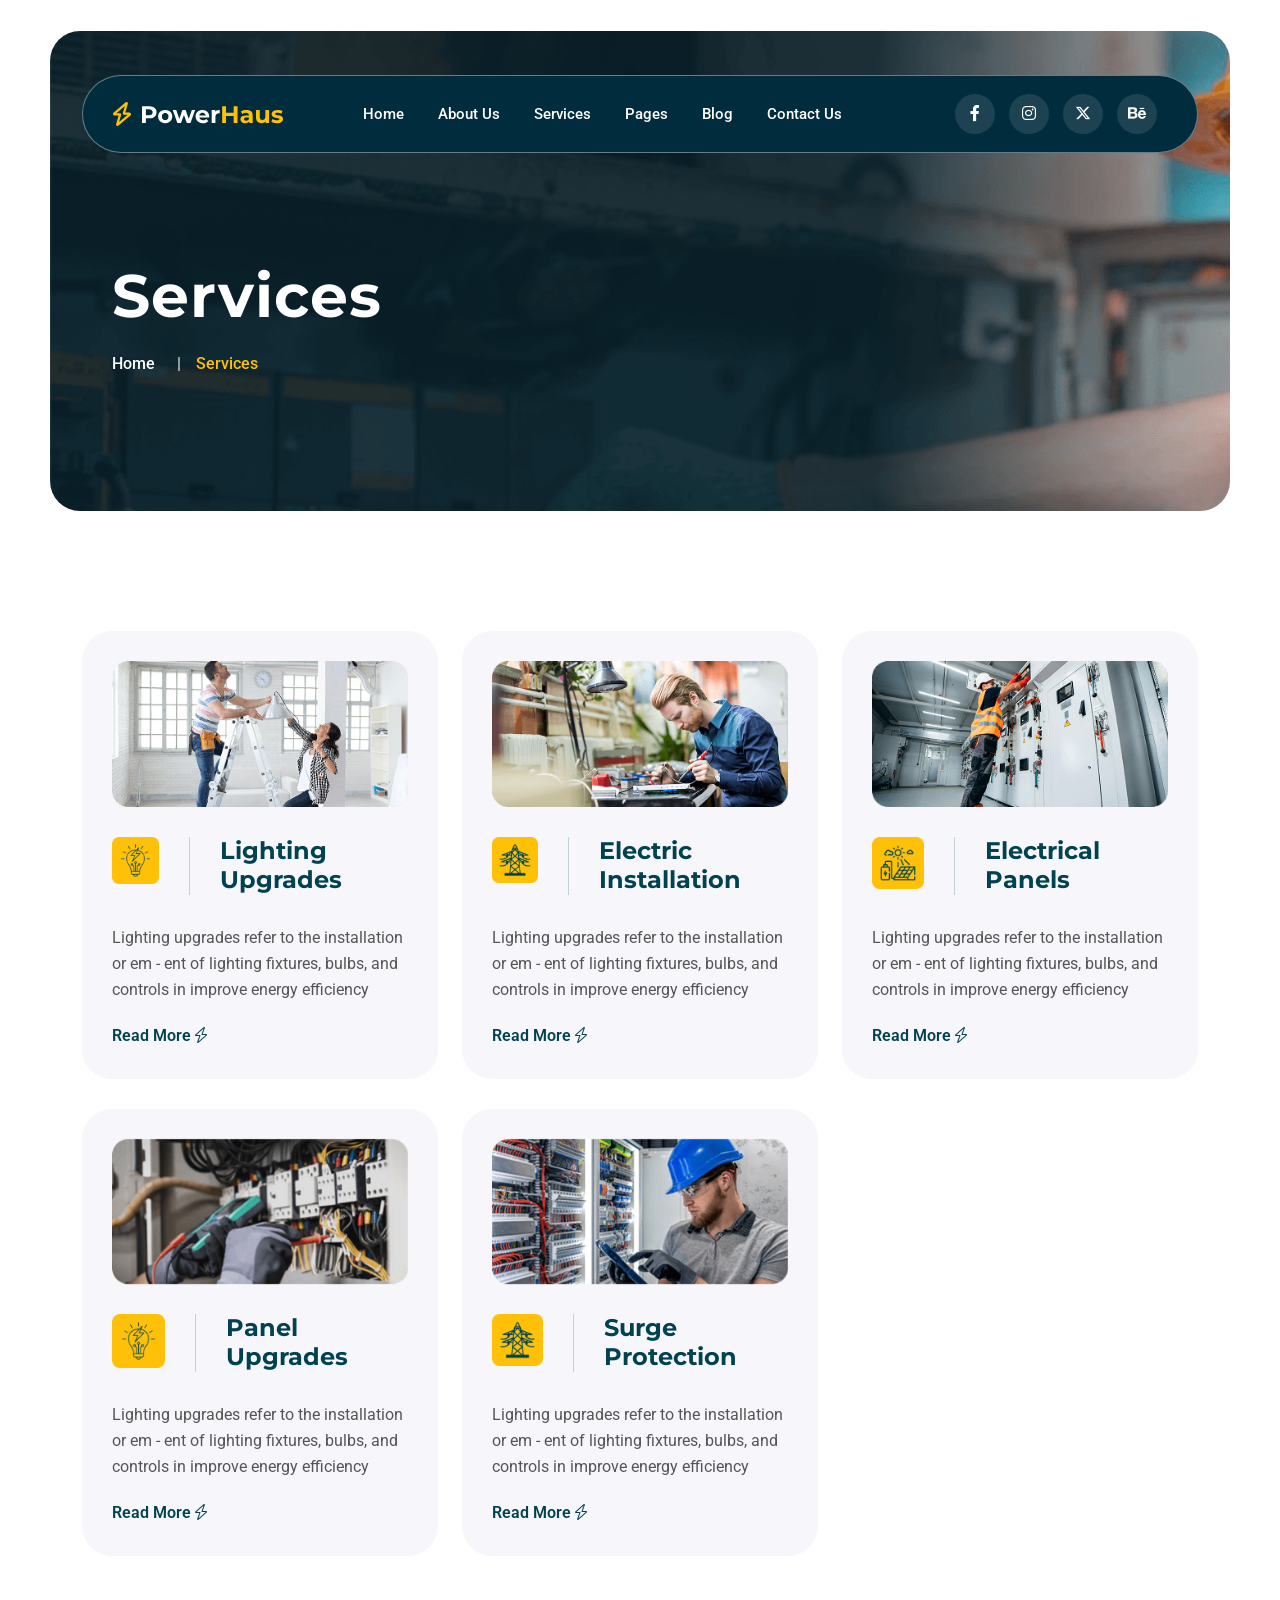
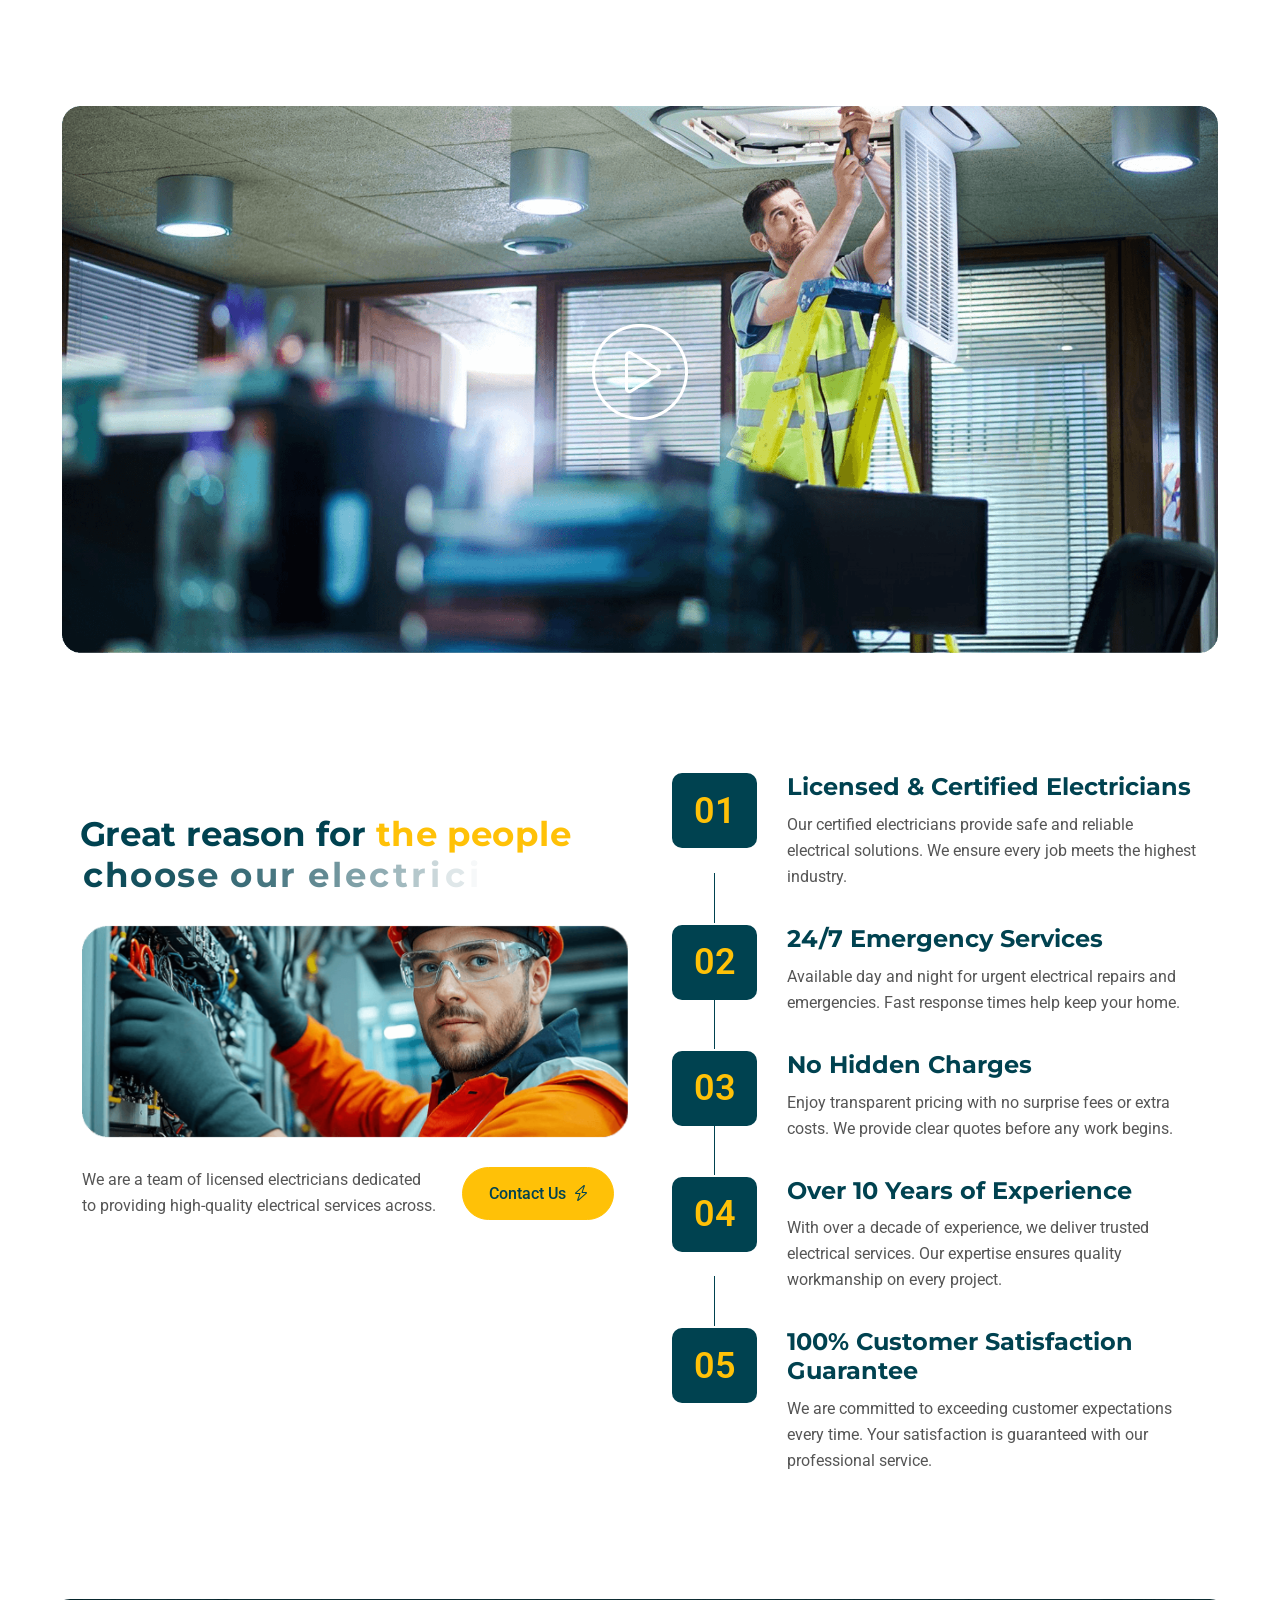
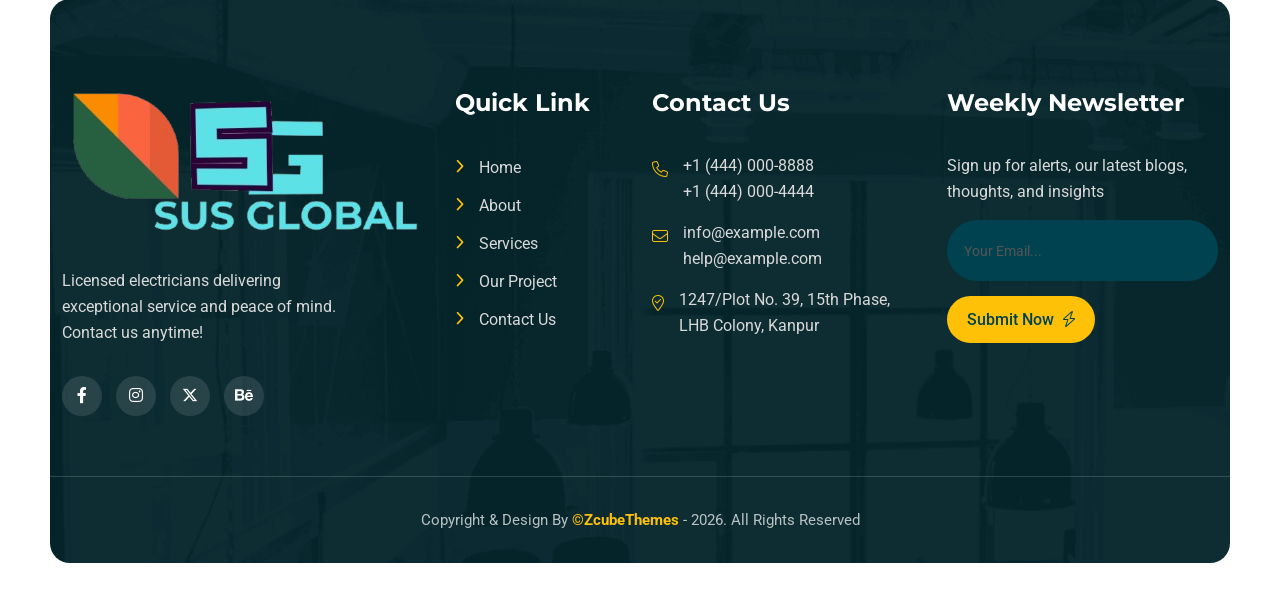
<file: services.html>
<!doctype html>
<html class="no-js" lang="zxx">



<head>
    <meta charset="utf-8">
    <meta http-equiv="x-ua-compatible" content="ie=edge">
    <title>Powerhaus - Dietitian & Wellness Website HTML Template</title>
    <meta name="description" content="">
    <meta name="viewport" content="width=device-width, initial-scale=1">
    <link rel="shortcut icon" type="image/x-icon" href="img/favicon.ico">
    <!-- Place favicon.ico in the root directory -->

    <!-- CSS here -->
    <link rel="stylesheet" href="css/bootstrap.min.css">
    <link rel="stylesheet" href="css/animate.min.css">
    <link rel="stylesheet" href="css/magnific-popup.css">
    <link rel="stylesheet" href="fontawesome/css/all.min.css">
    <link rel="stylesheet" href="fontawesome-pro/css/all.min.css">
    <link rel="stylesheet" href="css/dripicons.css">
    <link rel="stylesheet" href="css/slick.css">
    <link rel="stylesheet" href="css/meanmenu.css">
    <link rel="stylesheet" href="css/default.css">
    <link rel="stylesheet" href="css/style.css">
    <link rel="stylesheet" href="css/swiper.min.css">
    <link rel="stylesheet" href="css/responsive.css">
</head>

<body>
    <!--  Preloader  -->
    <div id="preloader" class="loader-wrapper">
        <div id="loading" class="loader"> </div>
    </div>
    <!--  Preloader end  -->
    <!-- header -->
    <header class="header-area header-two">
        <div id="header-sticky3" class="menu-area">
            <div class="container-fluid pl-50 pr-50">

                <div class="container">
                    <div class="second-menu">
                        <div class="row align-items-center">
                            <div class="col-xl-3 col-lg-2 col-md-5">
                                <div class="logo">
                                    <a href="index.html"><img src="img/logo/logo.svg" alt="logo"></a>
                                </div>
                            </div>
                            <div class="col-xl-6 col-lg-10">

                                <div class="main-menu text-center">
                                    <nav id="mobile-menu">
                                        <ul>
                                            <li class="has-sub">
                                                <a href="index.html">Home</a>
                                                <ul>
                                                    <li><a href="index.html">Home Page Main</a></li>
                                                    <li><a href="index-2.html">Home Hero Slider</a></li>
                                                   
                                                </ul>
                                            </li>
                                            <li><a href="about.html">About Us</a></li>
                                            <li class="has-sub">
                                                <a href="services.html">Services</a>
                                                <ul>
                                                    <li><a href="services.html">Services</a></li>
                                                    <li><a href="single-service.html">Services Details</a></li>
                                                </ul>
                                            </li>

                                            <li class="has-sub">
                                                <a href="#">Pages</a>
                                                <ul>
                                                    <li><a href="projects.html">Gallery</a></li>
                                                    <li><a href="pricing.html">Pricing</a></li>
                                                    <li><a href="team.html">Team</a></li>
                                                    <li><a href="faq.html">Faq</a></li>
                                                </ul>
                                            </li>
                                            <li class="has-sub">
                                                <a href="#">Blog</a>
                                                <ul>
                                                    <li><a href="blog.html">Blog</a></li>
                                                    <li><a href="blog-details.html">Blog Details</a></li>
                                                </ul>
                                            </li>
                                            <li><a href="contact.html">Contact Us</a></li>
                                        </ul>
                                    </nav>
                                </div>
                            </div>
                            <div class="col-xl-3 col-lg-5 d-none d-xl-block text-right">
                                <div class="footer-social">
                                    <a href="#"><i class="fab fa-facebook-f"></i></a>
                                    <a href="#"><i class="fab fa-instagram"></i></a>
                                    <a href="#"><i class="fa-brands fa-x-twitter"></i></a>
                                    <a href="#"><i class="fab fa-behance"></i></a>
                                </div>

                            </div>

                            <div class="col-12">
                                <div class="mobile-menu"></div>
                            </div>
                        </div>
                    </div>
                </div>

            </div>
        </div>
    </header>
    <!-- header-end -->
    <!-- offcanvas-area -->
    <div class="offcanvas-menu">
        <span class="menu-close"><i class="fas fa-times"></i></span>
        <form role="search" method="get" id="searchform" class="searchform" action="#">
            <input type="text" name="s" id="search" placeholder="Search" />
            <button><i class="fa fa-search"></i></button>
        </form>
        <div id="cssmenu2" class="menu-one-page-menu-container">
            <ul id="menu-one-page-menu-12" class="menu">
                <li class="menu-item menu-item-type-custom menu-item-object-custom"><a href="#home"><span>+8 12 3456897</span></a></li>
                <li class="menu-item menu-item-type-custom menu-item-object-custom"><a href="#howitwork"><span>info@example.com</span></a></li>
            </ul>
        </div>
    </div>
    <div class="offcanvas-overly"></div>
    <!-- offcanvas-end -->

    <!-- main-area -->
    <main>
        <!-- breadcrumb-area -->
        <section class="pl-50 pr-50 ">
            <div class="breadcrumb-area d-flex justify-content-center align-items-center" style="background-image:url(img/bg/bdrc-bg.png)">
                <div class="container">
                    <div class="row align-items-center">
                        <div class="col-xl-12 col-lg-12">
                            <div class="breadcrumb-wrap text-center">
                                <div class="breadcrumb-title">
                                    <h2>Services</h2>
                                    <div class="breadcrumb-wrap">

                                        <nav aria-label="breadcrumb">
                                            <ol class="breadcrumb">
                                                <li class="breadcrumb-item"><a href="index.html">Home</a></li>
                                                <li class="breadcrumb-item active" aria-current="page">Services</li>
                                            </ol>
                                        </nav>
                                    </div>
                                </div>
                            </div>
                        </div>

                    </div>
                </div>
            </div>
        </section>
        <!-- breadcrumb-area-end -->
        <!-- services-area -->
        <section class="services-area p-relative fix">
            <div class="container-box pt-120 pb-120">
                <div class="container">
                    <div class="row">
                        <div class="col-lg-4 col-md-6 col-sm-12">
                            <div class="services-box mb-30 wow fadeInUp animated" data-animation="fadeInUp" data-delay=".4s">
                                <div class="services-content">
                                    <div class="img-custom-anim-left wow fadeInLeft services-icon">
                                        <img src="img/bg/services-01.png" alt="icon01">
                                    </div>
                                    <div class="row">
                                        <div class="col-lg-12">
                                            <div class="icon-box">
                                                <div class="icon">
                                                    <div> <img src="img/icon/sr-icon-01.png" alt="icon01"></div>
                                                </div>
                                                <div class="heading">
                                                    <h3><a href="single-service.html">Lighting Upgrades</a></h3>
                                                </div>
                                            </div>
                                            <p>Lighting upgrades refer to the installation or em - ent of lighting fixtures, bulbs, and controls in improve energy efficiency</p>
                                            <div class="sbtn mt-20">
                                                <a href="single-service.html" class="chevron-button">Read More <i class="fa-light fa-bolt"></i></a>
                                            </div>
                                        </div>
                                    </div>
                                </div>

                            </div>
                        </div>
                        <div class="col-lg-4 col-md-6 col-sm-12">
                            <div class="services-box mb-30 wow fadeInUp animated" data-animation="fadeInUp" data-delay=".4s">
                                <div class="services-content">
                                    <div class="img-custom-anim-left wow fadeInLeft services-icon">
                                        <img src="img/bg/services-02.png" alt="icon01">
                                    </div>
                                    <div class="row">
                                        <div class="col-lg-12">
                                            <div class="icon-box">
                                                <div class="icon">
                                                    <div> <img src="img/icon/sr-icon-02.png" alt="icon01"></div>
                                                </div>
                                                <div class="heading">
                                                    <h3><a href="single-service.html">Electric Installation</a></h3>
                                                </div>
                                            </div>
                                            <p>Lighting upgrades refer to the installation or em - ent of lighting fixtures, bulbs, and controls in improve energy efficiency</p>
                                            <div class="sbtn mt-20">
                                                <a href="single-service.html" class="chevron-button">Read More <i class="fa-light fa-bolt"></i></a>
                                            </div>
                                        </div>
                                    </div>
                                </div>

                            </div>
                        </div>
                        <div class="col-lg-4 col-md-6 col-sm-12">
                            <div class="services-box mb-30 wow fadeInUp animated" data-animation="fadeInUp" data-delay=".4s">
                                <div class="services-content">
                                    <div class="img-custom-anim-left wow fadeInLeft services-icon">
                                        <img src="img/bg/services-03.png" alt="icon01">
                                    </div>
                                    <div class="row">
                                        <div class="col-lg-12">
                                            <div class="icon-box">
                                                <div class="icon">
                                                    <div> <img src="img/icon/sr-icon-03.png" alt="icon01"></div>
                                                </div>
                                                <div class="heading">
                                                    <h3><a href="single-service.html">Electrical Panels</a></h3>
                                                </div>
                                            </div>
                                            <p>Lighting upgrades refer to the installation or em - ent of lighting fixtures, bulbs, and controls in improve energy efficiency</p>
                                            <div class="sbtn mt-20">
                                                <a href="single-service.html" class="chevron-button">Read More <i class="fa-light fa-bolt"></i></a>
                                            </div>
                                        </div>
                                    </div>
                                </div>

                            </div>
                        </div>
                        <div class="col-lg-4 col-md-6 col-sm-12">
                            <div class="services-box mb-30 wow fadeInUp animated" data-animation="fadeInUp" data-delay=".4s">
                                <div class="services-content">
                                    <div class="img-custom-anim-left wow fadeInLeft services-icon">
                                        <img src="img/bg/services-04.png" alt="icon01">
                                    </div>
                                    <div class="row">
                                        <div class="col-lg-12">
                                            <div class="icon-box">
                                                <div class="icon">
                                                    <div> <img src="img/icon/sr-icon-01.png" alt="icon01"></div>
                                                </div>
                                                <div class="heading">
                                                    <h3><a href="single-service.html">Panel Upgrades</a></h3>
                                                </div>
                                            </div>
                                            <p>Lighting upgrades refer to the installation or em - ent of lighting fixtures, bulbs, and controls in improve energy efficiency</p>
                                            <div class="sbtn mt-20">
                                                <a href="single-service.html" class="chevron-button">Read More <i class="fa-light fa-bolt"></i></a>
                                            </div>
                                        </div>
                                    </div>
                                </div>

                            </div>
                        </div>
                        <div class="col-lg-4 col-md-6 col-sm-12">
                            <div class="services-box mb-30 wow fadeInUp animated" data-animation="fadeInUp" data-delay=".4s">
                                <div class="services-content">
                                    <div class="img-custom-anim-left wow fadeInLeft services-icon">
                                        <img src="img/bg/services-05.png" alt="icon01">
                                    </div>
                                    <div class="row">
                                        <div class="col-lg-12">
                                            <div class="icon-box">
                                                <div class="icon">
                                                    <div> <img src="img/icon/sr-icon-02.png" alt="icon01"></div>
                                                </div>
                                                <div class="heading">
                                                    <h3><a href="single-service.html">Surge Protection</a></h3>
                                                </div>
                                            </div>
                                            <p>Lighting upgrades refer to the installation or em - ent of lighting fixtures, bulbs, and controls in improve energy efficiency</p>
                                            <div class="sbtn mt-20">
                                                <a href="single-service.html" class="chevron-button">Read More <i class="fa-light fa-bolt"></i></a>
                                            </div>
                                        </div>
                                    </div>
                                </div>

                            </div>
                        </div>
                        <div class="col-lg-4 col-md-6 col-sm-12">
                            <div class="services-box mb-30 wow fadeInUp animated" data-animation="fadeInUp" data-delay=".4s">
                                <div class="services-content">
                                    <div class="img-custom-anim-left wow fadeInLeft services-icon">
                                        <img src="img/bg/services-06.png" alt="icon01">
                                    </div>
                                    <div class="row">
                                        <div class="col-lg-12">
                                            <div class="icon-box">
                                                <div class="icon">
                                                    <div> <img src="img/icon/sr-icon-03.png" alt="icon01"></div>
                                                </div>
                                                <div class="heading">
                                                    <h3><a href="single-service.html">Install a Ceiling Fan</a></h3>
                                                </div>
                                            </div>
                                            <p>Lighting upgrades refer to the installation or em - ent of lighting fixtures, bulbs, and controls in improve energy efficiency</p>
                                            <div class="sbtn mt-20">
                                                <a href="single-service.html" class="chevron-button">Read More <i class="fa-light fa-bolt"></i></a>
                                            </div>
                                        </div>
                                    </div>
                                </div>

                            </div>
                        </div>
                    </div>
                </div>
            </div>
        </section>
        <!-- services-area-end -->
        <!-- video-area -->
        <section id="video" class="video-area p-relative wow fadeInDown animated" data-delay=".4s">
            <div class="container-box">
                <div class="container-fluid">
                    <div class="row">
                        <div class="col-12">
                            <div class="video-img">
                                <img src="img/bg/vedio-img.png" alt="circle_right">
                                <div class="s-video-wrap">
                                    <div class="s-video-content">
                                        <a href="https://www.youtube.com/watch?v=gyGsPlt06bo" class="popup-video"><img src="img/bg/play-button.png" alt="circle_right"></a>
                                    </div>
                                </div>
                            </div>
                        </div>
                    </div>
                </div>
            </div>
        </section>
        <!-- video-area-end -->

        <!-- why-hoose-us-area -->
        <section class="pt-120 pb-90 p-relative">
            <div class="container">
                <div class="row">
                    <div class="col-lg-6">
                        <div class="section-title mb-30 wow fadeInDown animated" data-delay=".4s">
                            <div class="sub-title">
                                <i class="fa-light fa-bolt"></i> Why Choses Our Electricity <i class="fa-light fa-bolt"></i>
                            </div>
                            <h2 class="text-anime-style-3">
                                Great reason for <span>the</span> <span>people</span> choose our electricity
                            </h2>
                        </div>
                        <div class="why-choose-text">
                            <div class="img-custom-anim-left wow fadeInLeft img mb-30">
                                <img src="img/bg/why_choose_img.png" alt="an-img-01">
                            </div>
                            <div class="row">
                                <div class="col-lg-8">
                                    <p>We are a team of licensed electricians dedicated to providing high-quality electrical services across.</p>
                                </div>
                                <div class="col-lg-4"> <a href="contact.html" class="btn">Contact Us <i class="fa-light fa-bolt"></i></a></div>
                            </div>
                        </div>
                    </div>
                    <div class="col-lg-6">
                        <div class="row timeline">
                            <div class="col-lg-12 col-md-12">
                                <div class="services-02-item mb-20 wow fadeInDown animated" data-delay=".4s">
                                    <div class="services-02-thumb">
                                        <span>01</span>
                                    </div>
                                    <div class="services-02-content">
                                        <h3>Licensed & Certified Electricians</h3>
                                        <p>Our certified electricians provide safe and reliable electrical solutions. We ensure every job meets the highest industry.</p>
                                    </div>
                                </div>
                            </div>
                            <div class="col-lg-12 col-md-12">
                                <div class="services-02-item mb-20 wow fadeInDown animated" data-delay=".4s">
                                    <div class="services-02-thumb">
                                        <span>02</span>
                                    </div>
                                    <div class="services-02-content">
                                        <h3>24/7 Emergency Services</h3>
                                        <p>Available day and night for urgent electrical repairs and emergencies. Fast response times help keep your home.</p>
                                    </div>
                                </div>
                            </div>
                            <div class="col-lg-12 col-md-12">
                                <div class="services-02-item mb-20  wow fadeInDown animated" data-delay=".4s">
                                    <div class="services-02-thumb">
                                        <span>03</span>
                                    </div>
                                    <div class="services-02-content">
                                        <h3>No Hidden Charges</h3>
                                        <p>Enjoy transparent pricing with no surprise fees or extra costs. We provide clear quotes before any work begins.</p>
                                    </div>
                                </div>
                            </div>
                            <div class="col-lg-12 col-md-12">
                                <div class="services-02-item mb-20  wow fadeInDown animated" data-delay=".4s">
                                    <div class="services-02-thumb">
                                        <span>04</span>
                                    </div>
                                    <div class="services-02-content">
                                        <h3>Over 10 Years of Experience</h3>
                                        <p>With over a decade of experience, we deliver trusted electrical services. Our expertise ensures quality workmanship on every project.</p>
                                    </div>
                                </div>
                            </div>
                            <div class="col-lg-12 col-md-12">
                                <div class="services-02-item mb-20 wow fadeInDown animated" data-delay=".4s">
                                    <div class="services-02-thumb">
                                        <span>05</span>
                                    </div>
                                    <div class="services-02-content">
                                        <h3>100% Customer Satisfaction Guarantee</h3>
                                        <p>We are committed to exceeding customer expectations every time. Your satisfaction is guaranteed with our professional service.</p>
                                    </div>
                                </div>
                            </div>
                        </div>
                    </div>

                </div>
            </div>
        </section>
        <!-- why-hoose-us-area-end -->


    </main>
    <!-- main-area-end -->
    <!-- footer -->
    <footer class="footer-bg footer-p mb-50">
        <div class="footer-top pt-90" style="background-image: url(img/bg/footer-bg.png); background-repeat: no-repeat; background-size: cover;">
            <div class="container">
                <div class="row justify-content-between">
                    <div class="col-xl-4 col-lg-4 col-sm-6">
                        <div class="footer-widget mb-30">
                            <div class="f-widget-title mb-30">
                                <img src="img/logo/f_logo.png" alt="img">
                            </div>
                            <p class="pr-90">Licensed electricians delivering exceptional service and peace of mind. Contact us anytime!</p>
                            <div class="footer-social mt-30">
                                <a href="#"><i class="fab fa-facebook-f"></i></a>
                                <a href="#"><i class="fab fa-instagram"></i></a>
                                <a href="#"><i class="fa-brands fa-x-twitter"></i></a>
                                <a href="#"><i class="fab fa-behance"></i></a>
                            </div>
                        </div>
                    </div>
                    <div class="col-xl-2 col-lg-2 col-sm-6">
                        <div class="footer-widget mb-30">
                            <div class="f-widget-title">
                                <h2>Quick Link</h2>
                            </div>
                            <div class="footer-link">
                                <ul>
                                    <li><a href="about.html">Home</a></li>
                                    <li><a href="about.html">about</a></li>
                                    <li><a href="services.html">services</a></li>
                                    <li><a href="projects.html">Our Project</a></li>
                                    <li><a href="contact.html">Contact Us</a></li>
                                </ul>
                            </div>
                        </div>
                    </div>
                    <div class="col-xl-3 col-lg-3 col-sm-6">
                        <div class="footer-widget mb-30">
                            <div class="f-widget-title">
                                <h2>Contact Us</h2>
                            </div>
                            <div class="f-contact">
                                <ul>
                                    <li>
                                        <i class="icon fal fa-phone"></i>
                                        <span><a href="tel:+14440008888">+1 (444) 000-8888</a><br><a href="tel:+14440004444">+1 (444) 000-4444</a></span>
                                    </li>
                                    <li><i class="icon fal fa-envelope"></i>
                                        <span>
                                            <a href="mailto:info@example.com">info@example.com</a>
                                            <br>
                                            <a href="mailto:help@example.com">help@example.com</a>
                                        </span>
                                    </li>
                                    <li>
                                        <i class="icon fal fa-map-marker-check"></i>
                                        <span>1247/Plot No. 39, 15th Phase,<br> LHB Colony, Kanpur</span>
                                    </li>
                                </ul>
                            </div>
                        </div>
                    </div>
                    <div class="col-xl-3 col-lg-3 col-sm-6">
                        <div class="footer-widget mb-30">
                            <div class="f-widget-title">
                                <h2>Weekly Newsletter</h2>
                            </div>
                            <div class="footer-link">
                                <p>Sign up for alerts, our latest blogs, thoughts, and insights</p>
                                <div class="subricbe p-relative" data-animation="fadeInDown" data-delay=".4s">
                                    <form action="https://tarbiyahschool.co.in/powerhaus/news-mail.php" method="post" class="contact-form ">
                                        <input type="text" id="email2" name="email2" class="header-input" placeholder="Your Email..." required="">
                                        <button class="btn header-btn"> Submit Now <i class="fa-light fa-bolt"></i> </button>
                                    </form>
                                </div>
                            </div>

                        </div>
                    </div>
                </div>
            </div>
            <div class="copyright-wrap">
                <div class="container">
                    <div class="row align-items-center text-center">
                        <div class="col-lg-12 col-md-12">
                            Copyright &amp; Design By <a href="#">©ZcubeThemes</a> - 2026. All Rights Reserved
                        </div>
                    </div>
                </div>
            </div>
        </div>
    </footer>
    <!-- footer-end -->
    <!-- JS here -->
    <script src="js/vendor/modernizr-3.5.0.min.js"></script>
    <script src="js/vendor/jquery-3.6.0.min.js"></script>
    <script src="js/popper.min.js"></script>
    <script src="js/bootstrap.min.js"></script>
    <script src="js/slick.min.js"></script>
    <script src="js/wow.min.js"></script>
    <script src="js/js_isotope.pkgd.min.js"></script>
    <script src="js/imagesloaded.min.js"></script>
    <script src="js/parallax.min.js"></script>
    <script src="js/jquery.waypoints.min.js"></script>
    <script src="js/jquery.counterup.min.js"></script>
    <script src="js/jquery.scrollUp.min.js"></script>
    <script src="js/swiper.min.js"></script>
    <script src="js/jquery.meanmenu.min.js"></script>
    <script src="js/jquery.magnific-popup.min.js"></script>
    <!--gsap js file -->
    <script src="js/gsap.min.js"></script>
    <!-- Text Effect js file -->
    <script src="js/SplitText.js"></script>
    <script src="js/ScrollTrigger.min.js"></script>
    <script src="js/main.js"></script>
</body>



</html>
</file>
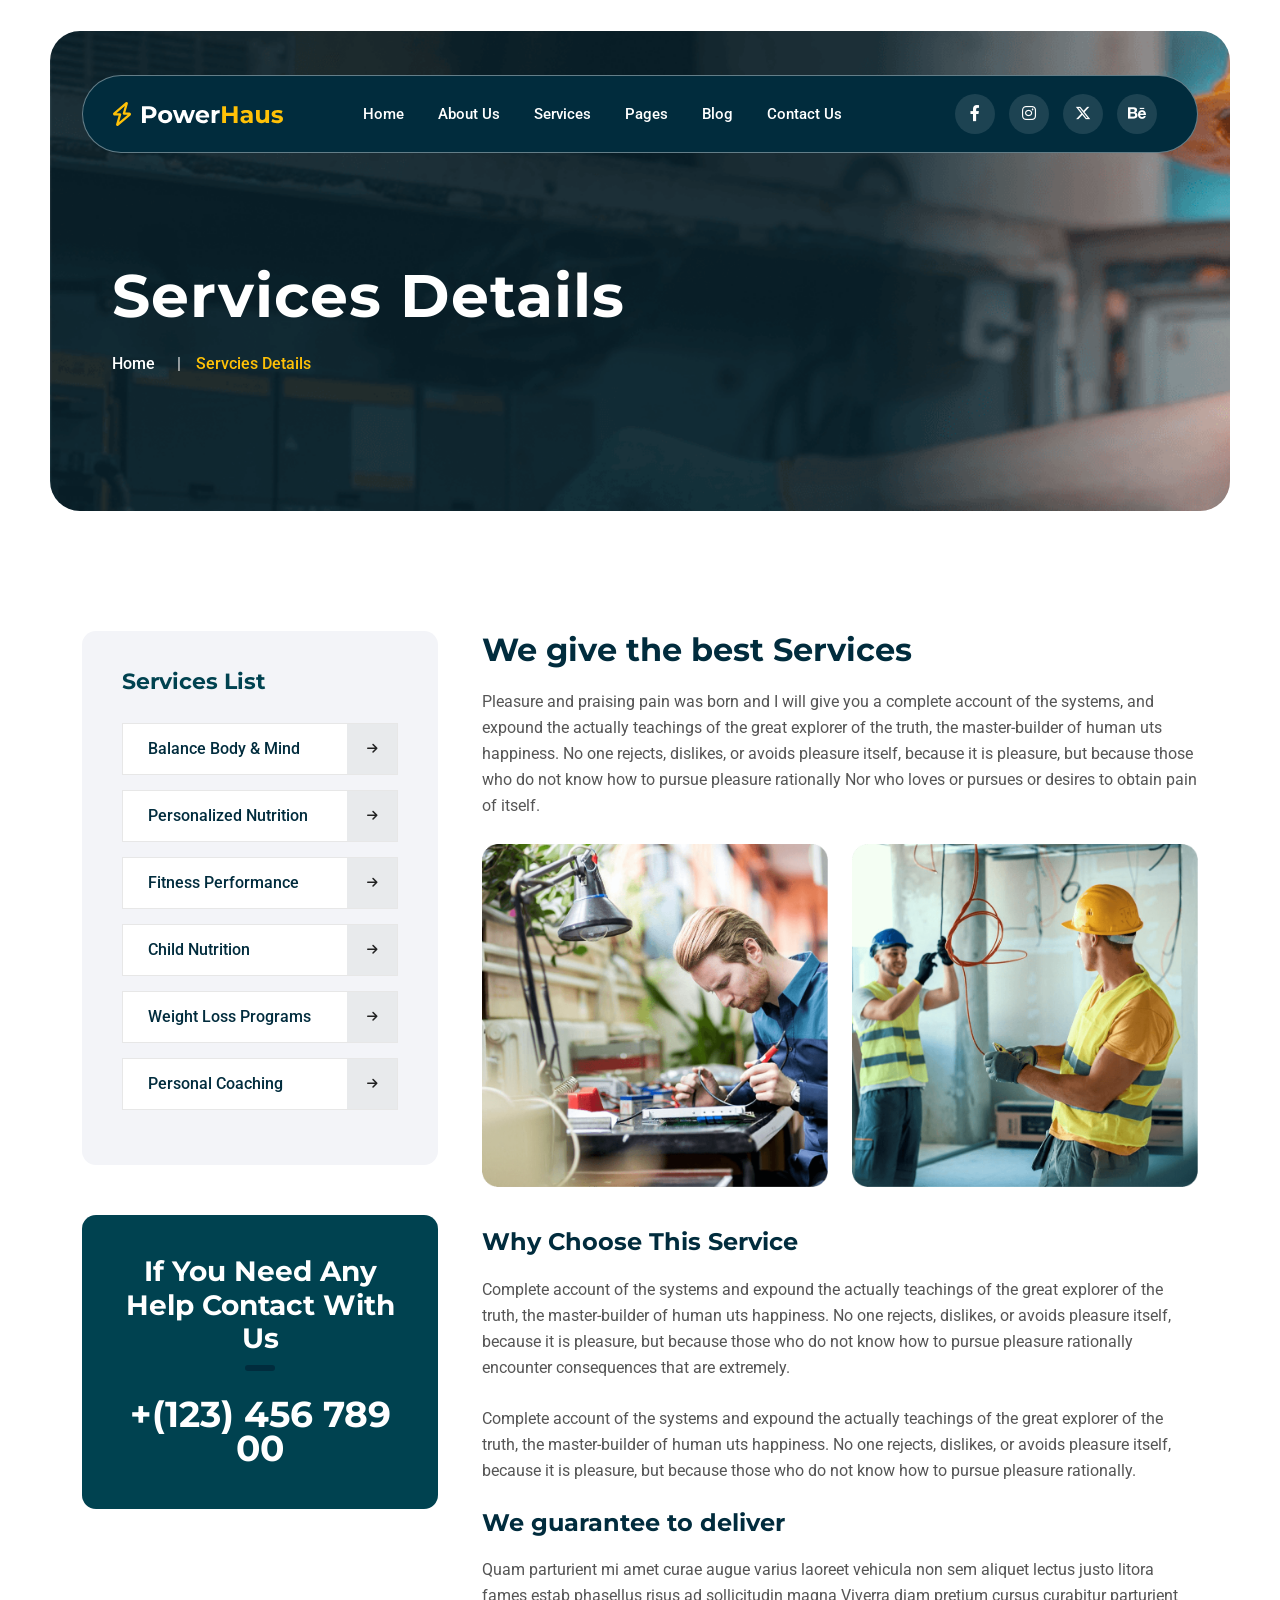
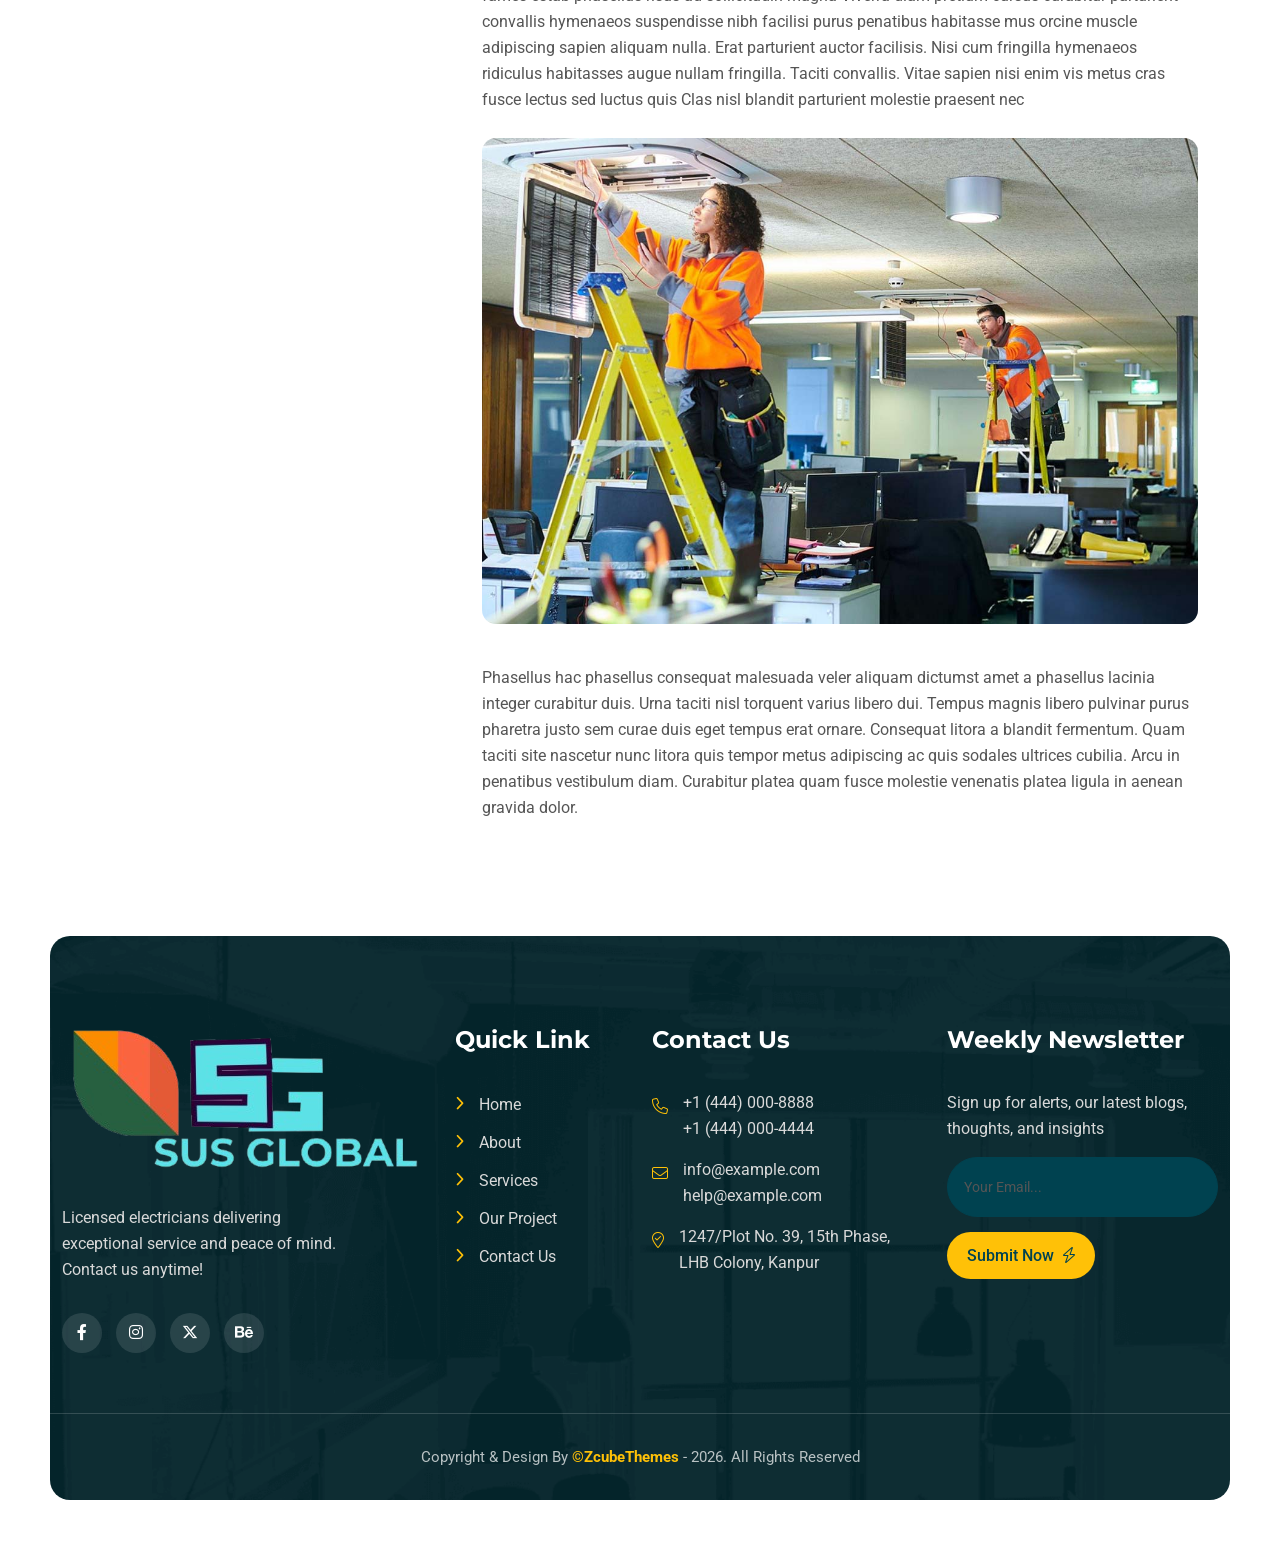
<file: single-service.html>
<!doctype html>
<html class="no-js" lang="zxx">



<head>
    <meta charset="utf-8">
    <meta http-equiv="x-ua-compatible" content="ie=edge">
    <title>Powerhaus - Dietitian & Wellness Website HTML Template</title>
    <meta name="description" content="">
    <meta name="viewport" content="width=device-width, initial-scale=1">
    <link rel="shortcut icon" type="image/x-icon" href="img/favicon.ico">
    <!-- Place favicon.ico in the root directory -->

    <!-- CSS here -->
    <link rel="stylesheet" href="css/bootstrap.min.css">
    <link rel="stylesheet" href="css/animate.min.css">
    <link rel="stylesheet" href="css/magnific-popup.css">
    <link rel="stylesheet" href="fontawesome/css/all.min.css">
    <link rel="stylesheet" href="fontawesome-pro/css/all.min.css">
    <link rel="stylesheet" href="css/dripicons.css">
    <link rel="stylesheet" href="css/slick.css">
    <link rel="stylesheet" href="css/meanmenu.css">
    <link rel="stylesheet" href="css/default.css">
    <link rel="stylesheet" href="css/style.css">
    <link rel="stylesheet" href="css/swiper.min.css">
    <link rel="stylesheet" href="css/responsive.css">
</head>

<body>
    <!--  Preloader  -->
    <div id="preloader" class="loader-wrapper">
        <div id="loading" class="loader"> </div>
    </div>
    <!--  Preloader end  -->
    <!-- header -->
    <header class="header-area header-two">
        <div id="header-sticky3" class="menu-area">
            <div class="container-fluid pl-50 pr-50">

                <div class="container">
                    <div class="second-menu">
                        <div class="row align-items-center">
                            <div class="col-xl-3 col-lg-2 col-md-5">
                                <div class="logo">
                                    <a href="index.html"><img src="img/logo/logo.svg" alt="logo"></a>
                                </div>
                            </div>
                            <div class="col-xl-6 col-lg-10">

                                <div class="main-menu text-center">
                                    <nav id="mobile-menu">
                                        <ul>
                                            <li class="has-sub">
                                                <a href="index.html">Home</a>
                                                <ul>
                                                    <li><a href="index.html">Home Page Main</a></li>
                                                    <li><a href="index-2.html">Home Hero Slider</a></li>
                                                   
                                                </ul>
                                            </li>
                                            <li><a href="about.html">About Us</a></li>
                                            <li class="has-sub">
                                                <a href="services.html">Services</a>
                                                <ul>
                                                    <li><a href="services.html">Services</a></li>
                                                    <li><a href="single-service.html">Services Details</a></li>
                                                </ul>
                                            </li>

                                            <li class="has-sub">
                                                <a href="#">Pages</a>
                                                <ul>
                                                    <li><a href="projects.html">Gallery</a></li>
                                                    <li><a href="pricing.html">Pricing</a></li>
                                                    <li><a href="team.html">Team</a></li>
                                                    <li><a href="faq.html">Faq</a></li>
                                                </ul>
                                            </li>
                                            <li class="has-sub">
                                                <a href="#">Blog</a>
                                                <ul>
                                                    <li><a href="blog.html">Blog</a></li>
                                                    <li><a href="blog-details.html">Blog Details</a></li>
                                                </ul>
                                            </li>
                                            <li><a href="contact.html">Contact Us</a></li>
                                        </ul>
                                    </nav>
                                </div>
                            </div>
                            <div class="col-xl-3 col-lg-5 d-none d-xl-block text-right">
                                <div class="footer-social">
                                    <a href="#"><i class="fab fa-facebook-f"></i></a>
                                    <a href="#"><i class="fab fa-instagram"></i></a>
                                    <a href="#"><i class="fa-brands fa-x-twitter"></i></a>
                                    <a href="#"><i class="fab fa-behance"></i></a>
                                </div>

                            </div>

                            <div class="col-12">
                                <div class="mobile-menu"></div>
                            </div>
                        </div>
                    </div>
                </div>

            </div>
        </div>
    </header>
    <!-- header-end -->
    <!-- offcanvas-area -->
    <div class="offcanvas-menu">
        <span class="menu-close"><i class="fas fa-times"></i></span>
        <form role="search" method="get" id="searchform" class="searchform" action="#">
            <input type="text" name="s" id="search" placeholder="Search" />
            <button><i class="fa fa-search"></i></button>
        </form>
        <div id="cssmenu2" class="menu-one-page-menu-container">
            <ul id="menu-one-page-menu-12" class="menu">
                <li class="menu-item menu-item-type-custom menu-item-object-custom"><a href="#home"><span>+8 12 3456897</span></a></li>
                <li class="menu-item menu-item-type-custom menu-item-object-custom"><a href="#howitwork"><span>info@example.com</span></a></li>
            </ul>
        </div>
    </div>
    <div class="offcanvas-overly"></div>
    <!-- offcanvas-end -->

    <!-- main-area -->
    <main>
        <!-- breadcrumb-area -->
        <section class="pl-50 pr-50 ">
            <div class="breadcrumb-area d-flex justify-content-center align-items-center" style="background-image:url(img/bg/bdrc-bg.png)">
                <div class="container">
                    <div class="row align-items-center">
                        <div class="col-xl-12 col-lg-12">
                            <div class="breadcrumb-wrap text-center">
                                <div class="breadcrumb-title">
                                    <h2>Services Details</h2>
                                    <div class="breadcrumb-wrap">

                                        <nav aria-label="breadcrumb">
                                            <ol class="breadcrumb">
                                                <li class="breadcrumb-item"><a href="index.html">Home</a></li>
                                                <li class="breadcrumb-item active" aria-current="page">Servcies Details</li>
                                            </ol>
                                        </nav>
                                    </div>
                                </div>
                            </div>
                        </div>

                    </div>
                </div>
            </div>
        </section>
        <!-- breadcrumb-area-end -->
        <!-- service-details-area -->
        <div class="about-area5 about-p p-relative">
            <div class="container pt-120 pb-90">
                <div class="row">
                    <!-- #right side -->
                    <div class="col-sm-12 col-md-12 col-lg-4 order-1">
                        <aside class="sidebar services-sidebar">

                            <!-- Category Widget -->
                            <div class="sidebar-widget categories">
                                <div class="widget-content">
                                    <h2 class="widget-title"> Services List </h2>
                                    <!-- Services Category -->
                                    <ul class="services-categories">
                                        <li><a href="single-service.html">Balance Body & Mind </a></li>
                                        <li><a href="single-service.html">Personalized Nutrition </a></li>
                                        <li><a href="single-service.html">Fitness Performance</a></li>
                                        <li><a href="single-service.html">Child Nutrition</a></li>
                                        <li><a href="single-service.html">Weight Loss Programs</a></li>
                                        <li><a href="single-service.html">Personal Coaching</a></li>
                                    </ul>
                                </div>
                            </div>
                            <!--Service Contact-->
                            <div class="service-detail-contact wow fadeup-animation" data-wow-delay="1.1s">
                                <h3 class="h3-title">If You Need Any Help Contact With Us</h3>
                                <a href="javascript:void(0);" title="Call now"> +(123) 456 789 00</a>
                            </div>

                        </aside>
                    </div>
                    <!-- #right side end -->


                    <div class="col-lg-8 col-md-12 col-sm-12 order-2">
                        <div class="service-detail">


                            <div class="content-box">
                                <h2> We give the best Services </h2>
                                <p>Pleasure and praising pain was born and I will give you a complete account of the systems, and expound the actually teachings of the great explorer of the truth, the master-builder of human uts happiness. No one rejects, dislikes, or avoids pleasure itself, because it is pleasure, but because those who do not know how to pursue pleasure rationally Nor who loves or pursues or desires to obtain pain of itself.</p>

                                <!-- Two Column -->
                                <div class="two-column">
                                    <div class="row">
                                        <div class="image-column col-xl-6 col-lg-12 col-md-12">
                                            <figure class="image img-custom-anim-left wow fadeInLeft" data-delay=".1s"><img src="img/gallery/gallery-01.png" alt=""></figure>
                                        </div>
                                        <div class="text-column col-xl-6 col-lg-12 col-md-12">
                                            <figure class="image img-custom-anim-left wow fadeInLeft" data-delay=".1s"><img src="img/gallery/gallery-02.png" alt=""></figure>
                                        </div>

                                    </div>
                                </div>

                                <h3>Why Choose This Service</h3>

                                <p>Complete account of the systems and expound the actually teachings of the great explorer of the truth, the master-builder of human uts happiness. No one rejects, dislikes, or avoids pleasure itself, because it is pleasure, but because those who do not know how to pursue pleasure rationally encounter consequences that are extremely.</p>

                                <p>Complete account of the systems and expound the actually teachings of the great explorer of the truth, the master-builder of human uts happiness. No one rejects, dislikes, or avoids pleasure itself, because it is pleasure, but because those who do not know how to pursue pleasure rationally.</p>
                                <h3>We guarantee to deliver</h3>
                                <p>Quam parturient mi amet curae augue varius laoreet vehicula non sem aliquet lectus justo litora fames estab phasellus risus ad sollicitudin magna Viverra diam pretium cursus curabitur parturient convallis hymenaeos suspendisse nibh facilisi purus penatibus habitasse mus orcine muscle adipiscing sapien aliquam nulla. Erat parturient auctor facilisis. Nisi cum fringilla hymenaeos ridiculus habitasses augue nullam fringilla. Taciti convallis. Vitae sapien nisi enim vis metus cras fusce lectus sed luctus quis Clas nisl blandit parturient molestie praesent nec</p>

                                <!-- Two Column -->
                                <div class="two-column">
                                    <div class="row">
                                        <div class="image-column col-xl-12 col-lg-12 col-md-12">
                                            <figure class="image img-custom-anim-left wow fadeInLeft" data-delay=".1s"><img src="img/blog/inner_b1.jpg" alt=""></figure>
                                        </div>
                                    </div>
                                </div>

                                <p>Phasellus hac phasellus consequat malesuada veler aliquam dictumst amet a phasellus lacinia integer curabitur duis. Urna taciti nisl torquent varius libero dui. Tempus magnis libero pulvinar purus pharetra justo sem curae duis eget tempus erat ornare. Consequat litora a blandit fermentum. Quam taciti site nascetur nunc litora quis tempor metus adipiscing ac quis sodales ultrices cubilia. Arcu in penatibus vestibulum diam. Curabitur platea quam fusce molestie venenatis platea ligula in aenean gravida dolor.</p>
                            </div>
                        </div>
                    </div>

                </div>
            </div>
        </div>
        <!-- service-details-area-end -->

    </main>
    <!-- main-area-end -->
    <!-- footer -->
    <footer class="footer-bg footer-p mb-50">
        <div class="footer-top pt-90" style="background-image: url(img/bg/footer-bg.png); background-repeat: no-repeat; background-size: cover;">
            <div class="container">
                <div class="row justify-content-between">
                    <div class="col-xl-4 col-lg-4 col-sm-6">
                        <div class="footer-widget mb-30">
                            <div class="f-widget-title mb-30">
                                <img src="img/logo/f_logo.png" alt="img">
                            </div>
                            <p class="pr-90">Licensed electricians delivering exceptional service and peace of mind. Contact us anytime!</p>
                            <div class="footer-social mt-30">
                                <a href="#"><i class="fab fa-facebook-f"></i></a>
                                <a href="#"><i class="fab fa-instagram"></i></a>
                                <a href="#"><i class="fa-brands fa-x-twitter"></i></a>
                                <a href="#"><i class="fab fa-behance"></i></a>
                            </div>
                        </div>
                    </div>
                    <div class="col-xl-2 col-lg-2 col-sm-6">
                        <div class="footer-widget mb-30">
                            <div class="f-widget-title">
                                <h2>Quick Link</h2>
                            </div>
                            <div class="footer-link">
                                <ul>
                                    <li><a href="about.html">Home</a></li>
                                    <li><a href="about.html">about</a></li>
                                    <li><a href="services.html">services</a></li>
                                    <li><a href="projects.html">Our Project</a></li>
                                    <li><a href="contact.html">Contact Us</a></li>
                                </ul>
                            </div>
                        </div>
                    </div>
                    <div class="col-xl-3 col-lg-3 col-sm-6">
                        <div class="footer-widget mb-30">
                            <div class="f-widget-title">
                                <h2>Contact Us</h2>
                            </div>
                            <div class="f-contact">
                                <ul>
                                    <li>
                                        <i class="icon fal fa-phone"></i>
                                        <span><a href="tel:+14440008888">+1 (444) 000-8888</a><br><a href="tel:+14440004444">+1 (444) 000-4444</a></span>
                                    </li>
                                    <li><i class="icon fal fa-envelope"></i>
                                        <span>
                                            <a href="mailto:info@example.com">info@example.com</a>
                                            <br>
                                            <a href="mailto:help@example.com">help@example.com</a>
                                        </span>
                                    </li>
                                    <li>
                                        <i class="icon fal fa-map-marker-check"></i>
                                        <span>1247/Plot No. 39, 15th Phase,<br> LHB Colony, Kanpur</span>
                                    </li>
                                </ul>
                            </div>
                        </div>
                    </div>
                    <div class="col-xl-3 col-lg-3 col-sm-6">
                        <div class="footer-widget mb-30">
                            <div class="f-widget-title">
                                <h2>Weekly Newsletter</h2>
                            </div>
                            <div class="footer-link">
                                <p>Sign up for alerts, our latest blogs, thoughts, and insights</p>
                                <div class="subricbe p-relative" data-animation="fadeInDown" data-delay=".4s">
                                    <form action="https://tarbiyahschool.co.in/powerhaus/news-mail.php" method="post" class="contact-form ">
                                        <input type="text" id="email2" name="email2" class="header-input" placeholder="Your Email..." required="">
                                        <button class="btn header-btn"> Submit Now <i class="fa-light fa-bolt"></i> </button>
                                    </form>
                                </div>
                            </div>

                        </div>
                    </div>
                </div>
            </div>
            <div class="copyright-wrap">
                <div class="container">
                    <div class="row align-items-center text-center">
                        <div class="col-lg-12 col-md-12">
                            Copyright &amp; Design By <a href="#">©ZcubeThemes</a> - 2026. All Rights Reserved
                        </div>
                    </div>
                </div>
            </div>
        </div>
    </footer>
    <!-- footer-end -->
    <!-- JS here -->
    <script src="js/vendor/modernizr-3.5.0.min.js"></script>
    <script src="js/vendor/jquery-3.6.0.min.js"></script>
    <script src="js/popper.min.js"></script>
    <script src="js/bootstrap.min.js"></script>
    <script src="js/slick.min.js"></script>
    <script src="js/wow.min.js"></script>
    <script src="js/js_isotope.pkgd.min.js"></script>
    <script src="js/imagesloaded.min.js"></script>
    <script src="js/parallax.min.js"></script>
    <script src="js/jquery.waypoints.min.js"></script>
    <script src="js/jquery.counterup.min.js"></script>
    <script src="js/jquery.scrollUp.min.js"></script>
    <script src="js/swiper.min.js"></script>
    <script src="js/jquery.meanmenu.min.js"></script>
    <script src="js/jquery.magnific-popup.min.js"></script>
    <!--gsap js file -->
    <script src="js/gsap.min.js"></script>
    <!-- Text Effect js file -->
    <script src="js/SplitText.js"></script>
    <script src="js/ScrollTrigger.min.js"></script>
    <script src="js/main.js"></script>
</body>



</html>
</file>
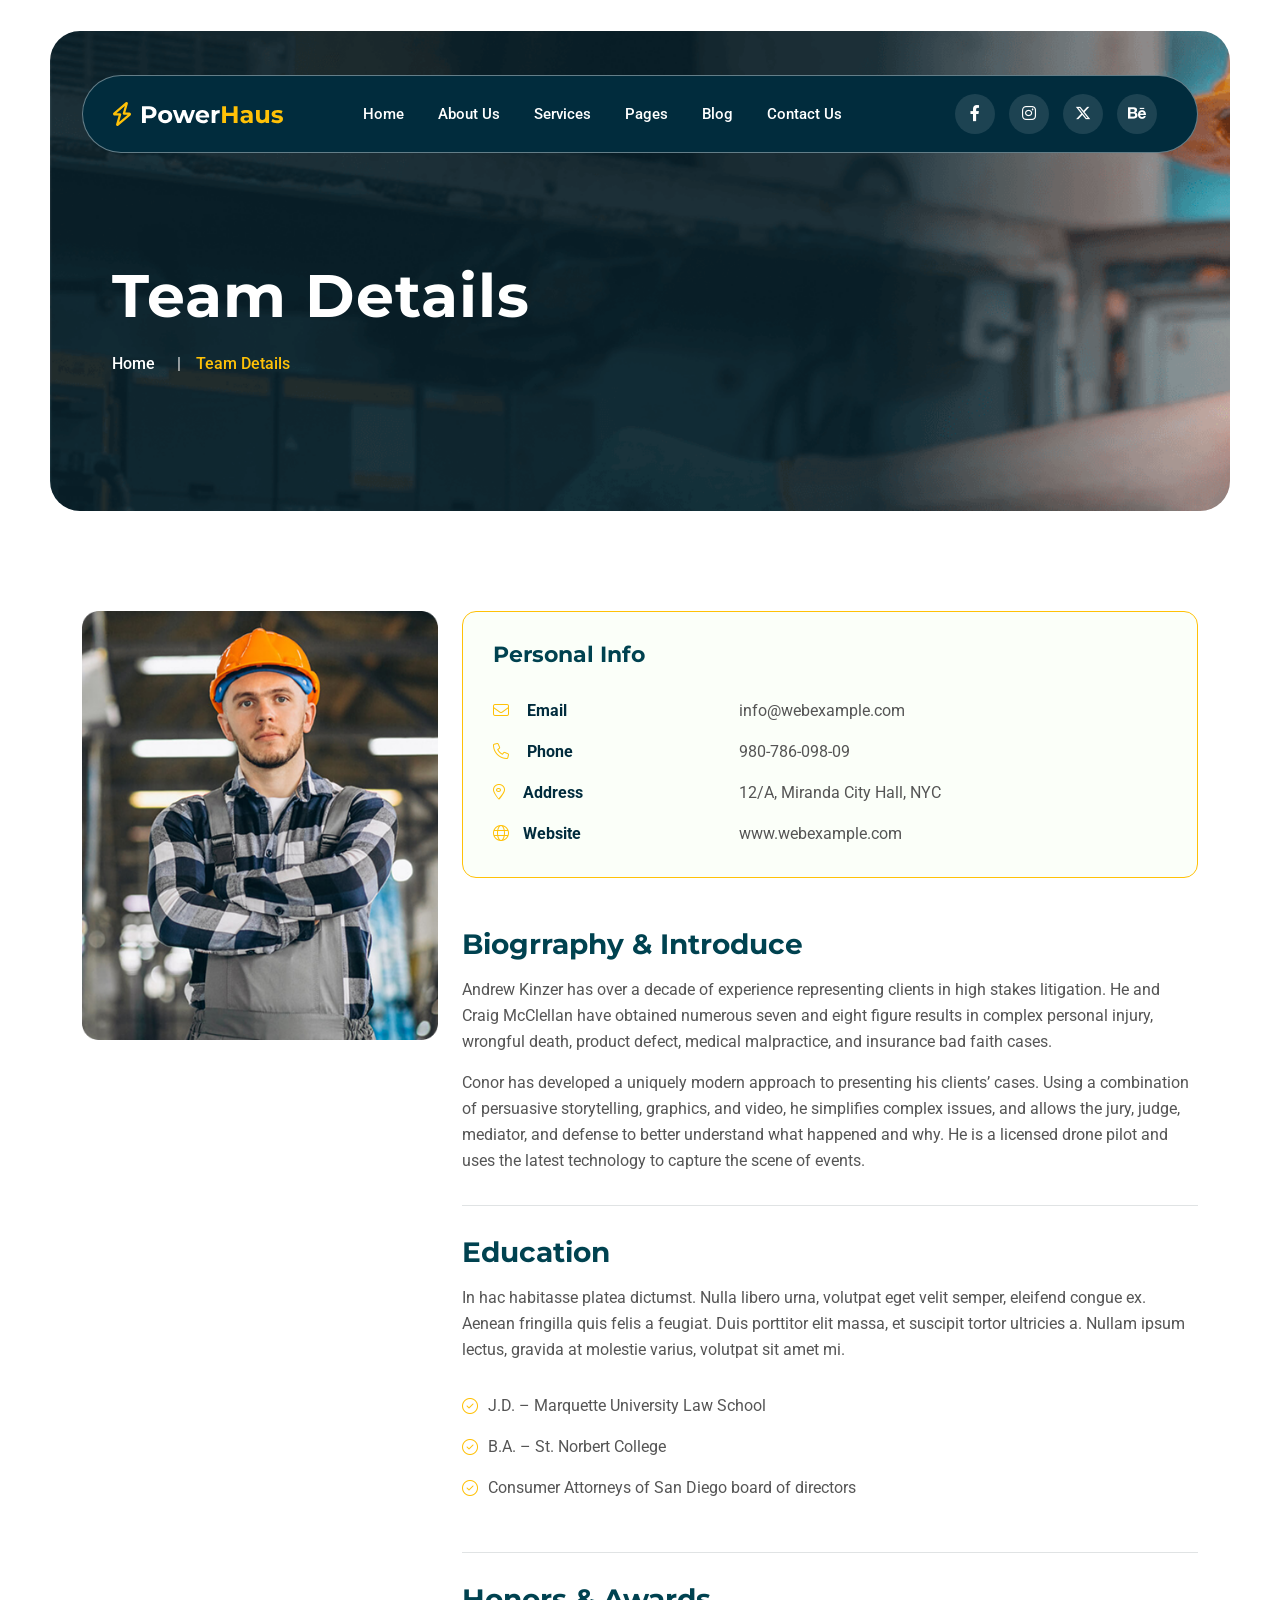
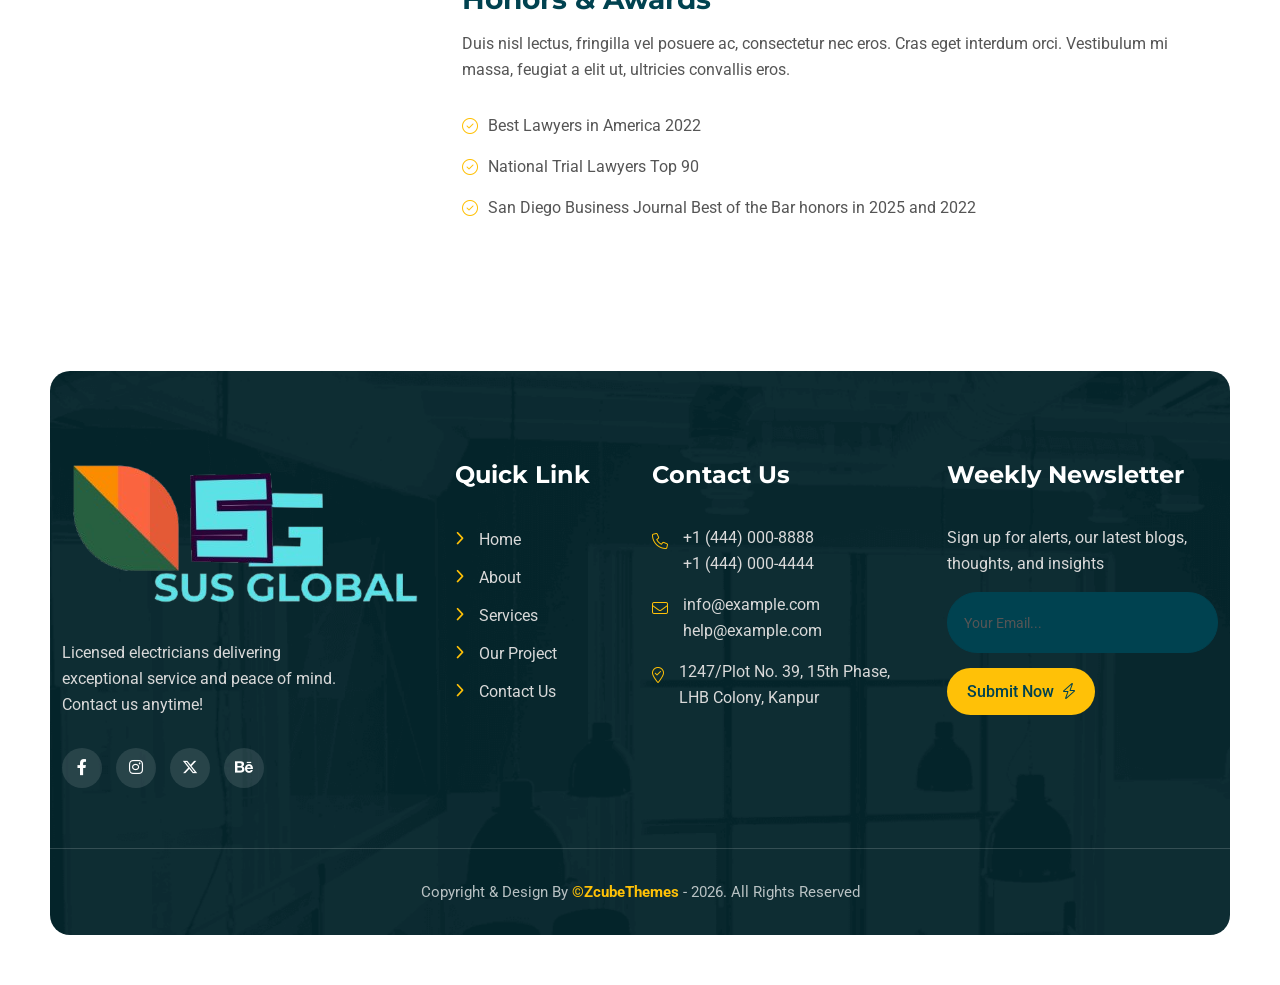
<file: team-single.html>
<!doctype html>
<html class="no-js" lang="zxx">



<head>
    <meta charset="utf-8">
    <meta http-equiv="x-ua-compatible" content="ie=edge">
    <title>Powerhaus - Dietitian & Wellness Website HTML Template</title>
    <meta name="description" content="">
    <meta name="viewport" content="width=device-width, initial-scale=1">
    <link rel="shortcut icon" type="image/x-icon" href="img/favicon.ico">
    <!-- Place favicon.ico in the root directory -->

    <!-- CSS here -->
    <link rel="stylesheet" href="css/bootstrap.min.css">
    <link rel="stylesheet" href="css/animate.min.css">
    <link rel="stylesheet" href="css/magnific-popup.css">
    <link rel="stylesheet" href="fontawesome/css/all.min.css">
    <link rel="stylesheet" href="fontawesome-pro/css/all.min.css">
    <link rel="stylesheet" href="css/dripicons.css">
    <link rel="stylesheet" href="css/slick.css">
    <link rel="stylesheet" href="css/meanmenu.css">
    <link rel="stylesheet" href="css/default.css">
    <link rel="stylesheet" href="css/style.css">
    <link rel="stylesheet" href="css/swiper.min.css">
    <link rel="stylesheet" href="css/responsive.css">
</head>

<body>
    <!--  Preloader  -->
    <div id="preloader" class="loader-wrapper">
        <div id="loading" class="loader"> </div>
    </div>
    <!--  Preloader end  -->
    <!-- header -->
    <header class="header-area header-two">
        <div id="header-sticky3" class="menu-area">
            <div class="container-fluid pl-50 pr-50">

                <div class="container">
                    <div class="second-menu">
                        <div class="row align-items-center">
                            <div class="col-xl-3 col-lg-2 col-md-5">
                                <div class="logo">
                                    <a href="index.html"><img src="img/logo/logo.svg" alt="logo"></a>
                                </div>
                            </div>
                            <div class="col-xl-6 col-lg-10">

                                <div class="main-menu text-center">
                                    <nav id="mobile-menu">
                                        <ul>
                                            <li class="has-sub">
                                                <a href="index.html">Home</a>
                                                <ul>
                                                    <li><a href="index.html">Home Page Main</a></li>
                                                    <li><a href="index-2.html">Home Hero Slider</a></li>
                                                   
                                                </ul>
                                            </li>
                                            <li><a href="about.html">About Us</a></li>
                                            <li class="has-sub">
                                                <a href="services.html">Services</a>
                                                <ul>
                                                    <li><a href="services.html">Services</a></li>
                                                    <li><a href="single-service.html">Services Details</a></li>
                                                </ul>
                                            </li>

                                            <li class="has-sub">
                                                <a href="#">Pages</a>
                                                <ul>
                                                    <li><a href="projects.html">Gallery</a></li>
                                                    <li><a href="pricing.html">Pricing</a></li>
                                                    <li><a href="team.html">Team</a></li>
                                                    <li><a href="faq.html">Faq</a></li>
                                                </ul>
                                            </li>
                                            <li class="has-sub">
                                                <a href="#">Blog</a>
                                                <ul>
                                                    <li><a href="blog.html">Blog</a></li>
                                                    <li><a href="blog-details.html">Blog Details</a></li>
                                                </ul>
                                            </li>
                                            <li><a href="contact.html">Contact Us</a></li>
                                        </ul>
                                    </nav>
                                </div>
                            </div>
                            <div class="col-xl-3 col-lg-5 d-none d-xl-block text-right">
                                <div class="footer-social">
                                    <a href="#"><i class="fab fa-facebook-f"></i></a>
                                    <a href="#"><i class="fab fa-instagram"></i></a>
                                    <a href="#"><i class="fa-brands fa-x-twitter"></i></a>
                                    <a href="#"><i class="fab fa-behance"></i></a>
                                </div>

                            </div>

                            <div class="col-12">
                                <div class="mobile-menu"></div>
                            </div>
                        </div>
                    </div>
                </div>

            </div>
        </div>
    </header>
    <!-- header-end -->
    <!-- offcanvas-area -->
    <div class="offcanvas-menu">
        <span class="menu-close"><i class="fas fa-times"></i></span>
        <form role="search" method="get" id="searchform" class="searchform" action="#">
            <input type="text" name="s" id="search" placeholder="Search" />
            <button><i class="fa fa-search"></i></button>
        </form>
        <div id="cssmenu2" class="menu-one-page-menu-container">
            <ul id="menu-one-page-menu-12" class="menu">
                <li class="menu-item menu-item-type-custom menu-item-object-custom"><a href="#home"><span>+8 12 3456897</span></a></li>
                <li class="menu-item menu-item-type-custom menu-item-object-custom"><a href="#howitwork"><span>info@example.com</span></a></li>
            </ul>
        </div>
    </div>
    <div class="offcanvas-overly"></div>
    <!-- offcanvas-end -->

    <!-- main-area -->
    <main>
        <!-- breadcrumb-area -->
        <section class="pl-50 pr-50 ">
            <div class="breadcrumb-area d-flex justify-content-center align-items-center" style="background-image:url(img/bg/bdrc-bg.png)">
                <div class="container">
                    <div class="row align-items-center">
                        <div class="col-xl-12 col-lg-12">
                            <div class="breadcrumb-wrap text-center">
                                <div class="breadcrumb-title">
                                    <h2>Team Details</h2>
                                    <div class="breadcrumb-wrap">

                                        <nav aria-label="breadcrumb">
                                            <ol class="breadcrumb">
                                                <li class="breadcrumb-item"><a href="index.html">Home</a></li>
                                                <li class="breadcrumb-item active" aria-current="page">Team Details</li>
                                            </ol>
                                        </nav>
                                    </div>
                                </div>
                            </div>
                        </div>

                    </div>
                </div>
            </div>
        </section>
        <!-- breadcrumb-area-end -->
        <!-- Project Detail -->
        <section class="team-area-content">
            <div class="container">

                <!-- Lower Content -->
                <div class="lower-content">
                    <div class="row">
                        <div class="col-lg-4 col-md-12 col-sm-12">
                            <div class="team-img-box">
                                <img src="img/team/team-img1.png" alt="img">
                            </div>
                        </div>

                        <div class="text-column col-lg-8 col-md-12 col-sm-12">
                            <div class="per-info mb-50">
                                <h4>Personal Info</h4>
                                <ul>
                                    <li>
                                        <div class="icon"><i class="fal fa-envelope"></i> <strong>Email</strong></div>
                                        <div class="text">info@webexample.com</div>
                                    </li>
                                    <li>
                                        <div class="icon"><i class="fal fa-phone"></i> <strong>Phone</strong></div>
                                        <div class="text">980-786-098-09</div>
                                    </li>
                                    <li>
                                        <div class="icon"><i class="fal fa-map-marker-alt"></i><strong>Address</strong></div>
                                        <div class="text">12/A, Miranda City Hall, NYC</div>
                                    </li>
                                    <li>
                                        <div class="icon"><i class="fal fa-globe"></i><strong>Website</strong></div>
                                        <div class="text">www.webexample.com</div>
                                    </li>
                                </ul>
                            </div>
                            <div class="team-content-details">
                                <h3>biogrraphy & introduce </h3>
                                <p>Andrew Kinzer has over a decade of experience representing clients in high stakes litigation. He and Craig McClellan have obtained numerous seven and eight figure results in complex personal injury, wrongful death, product defect, medical malpractice, and insurance bad faith cases.</p>
                                <p>Conor has developed a uniquely modern approach to presenting his clients’ cases. Using a combination of persuasive storytelling, graphics, and video, he simplifies complex issues, and allows the jury, judge, mediator, and defense to better understand what happened and why. He is a licensed drone pilot and uses the latest technology to capture the scene of events. </p>
                                <hr>
                                <h3>education</h3>
                                <p> In hac habitasse platea dictumst. Nulla libero urna, volutpat eget velit semper, eleifend congue ex. Aenean fringilla quis felis a feugiat. Duis porttitor elit massa, et suscipit tortor ultricies a. Nullam ipsum lectus, gravida at molestie varius, volutpat sit amet mi.
                                </p>
                                <ul>
                                    <li><i class="fa-light fa-circle-check"></i> J.D. – Marquette University Law School</li>
                                    <li><i class="fa-light fa-circle-check"></i> B.A. – St. Norbert College</li>
                                    <li><i class="fa-light fa-circle-check"></i> Consumer Attorneys of San Diego board of directors</li>
                                </ul>
                                <hr>
                                <h3>Honors & Awards</h3>
                                <p>Duis nisl lectus, fringilla vel posuere ac, consectetur nec eros. Cras eget interdum orci. Vestibulum mi massa, feugiat a elit ut, ultricies convallis eros.</p>
                                <ul>
                                    <li><i class="fa-light fa-circle-check"></i> Best Lawyers in America 2022</li>
                                    <li><i class="fa-light fa-circle-check"></i> National Trial Lawyers Top 90</li>
                                    <li><i class="fa-light fa-circle-check"></i> San Diego Business Journal Best of the Bar honors in 2025 and 2022</li>
                                </ul>

                            </div>
                        </div>


                    </div>
                </div>

            </div>
        </section>
        <!--End Project Detail -->
    </main>
    <!-- main-area-end -->
    <!-- footer -->
    <footer class="footer-bg footer-p mb-50">
        <div class="footer-top pt-90" style="background-image: url(img/bg/footer-bg.png); background-repeat: no-repeat; background-size: cover;">
            <div class="container">
                <div class="row justify-content-between">
                    <div class="col-xl-4 col-lg-4 col-sm-6">
                        <div class="footer-widget mb-30">
                            <div class="f-widget-title mb-30">
                                <img src="img/logo/f_logo.png" alt="img">
                            </div>
                            <p class="pr-90">Licensed electricians delivering exceptional service and peace of mind. Contact us anytime!</p>
                            <div class="footer-social mt-30">
                                <a href="#"><i class="fab fa-facebook-f"></i></a>
                                <a href="#"><i class="fab fa-instagram"></i></a>
                                <a href="#"><i class="fa-brands fa-x-twitter"></i></a>
                                <a href="#"><i class="fab fa-behance"></i></a>
                            </div>
                        </div>
                    </div>
                    <div class="col-xl-2 col-lg-2 col-sm-6">
                        <div class="footer-widget mb-30">
                            <div class="f-widget-title">
                                <h2>Quick Link</h2>
                            </div>
                            <div class="footer-link">
                                <ul>
                                    <li><a href="about.html">Home</a></li>
                                    <li><a href="about.html">about</a></li>
                                    <li><a href="services.html">services</a></li>
                                    <li><a href="projects.html">Our Project</a></li>
                                    <li><a href="contact.html">Contact Us</a></li>
                                </ul>
                            </div>
                        </div>
                    </div>
                    <div class="col-xl-3 col-lg-3 col-sm-6">
                        <div class="footer-widget mb-30">
                            <div class="f-widget-title">
                                <h2>Contact Us</h2>
                            </div>
                            <div class="f-contact">
                                <ul>
                                    <li>
                                        <i class="icon fal fa-phone"></i>
                                        <span><a href="tel:+14440008888">+1 (444) 000-8888</a><br><a href="tel:+14440004444">+1 (444) 000-4444</a></span>
                                    </li>
                                    <li><i class="icon fal fa-envelope"></i>
                                        <span>
                                            <a href="mailto:info@example.com">info@example.com</a>
                                            <br>
                                            <a href="mailto:help@example.com">help@example.com</a>
                                        </span>
                                    </li>
                                    <li>
                                        <i class="icon fal fa-map-marker-check"></i>
                                        <span>1247/Plot No. 39, 15th Phase,<br> LHB Colony, Kanpur</span>
                                    </li>
                                </ul>
                            </div>
                        </div>
                    </div>
                    <div class="col-xl-3 col-lg-3 col-sm-6">
                        <div class="footer-widget mb-30">
                            <div class="f-widget-title">
                                <h2>Weekly Newsletter</h2>
                            </div>
                            <div class="footer-link">
                                <p>Sign up for alerts, our latest blogs, thoughts, and insights</p>
                                <div class="subricbe p-relative" data-animation="fadeInDown" data-delay=".4s">
                                    <form action="https://tarbiyahschool.co.in/powerhaus/news-mail.php" method="post" class="contact-form ">
                                        <input type="text" id="email2" name="email2" class="header-input" placeholder="Your Email..." required="">
                                        <button class="btn header-btn"> Submit Now <i class="fa-light fa-bolt"></i> </button>
                                    </form>
                                </div>
                            </div>

                        </div>
                    </div>
                </div>
            </div>
            <div class="copyright-wrap">
                <div class="container">
                    <div class="row align-items-center text-center">
                        <div class="col-lg-12 col-md-12">
                            Copyright &amp; Design By <a href="#">©ZcubeThemes</a> - 2026. All Rights Reserved
                        </div>
                    </div>
                </div>
            </div>
        </div>
    </footer>
    <!-- footer-end -->
    <!-- JS here -->
    <script src="js/vendor/modernizr-3.5.0.min.js"></script>
    <script src="js/vendor/jquery-3.6.0.min.js"></script>
    <script src="js/popper.min.js"></script>
    <script src="js/bootstrap.min.js"></script>
    <script src="js/slick.min.js"></script>
    <script src="js/wow.min.js"></script>
    <script src="js/js_isotope.pkgd.min.js"></script>
    <script src="js/imagesloaded.min.js"></script>
    <script src="js/parallax.min.js"></script>
    <script src="js/jquery.waypoints.min.js"></script>
    <script src="js/jquery.counterup.min.js"></script>
    <script src="js/jquery.scrollUp.min.js"></script>
    <script src="js/swiper.min.js"></script>
    <script src="js/jquery.meanmenu.min.js"></script>
    <script src="js/jquery.magnific-popup.min.js"></script>
    <!--gsap js file -->
    <script src="js/gsap.min.js"></script>
    <!-- Text Effect js file -->
    <script src="js/SplitText.js"></script>
    <script src="js/ScrollTrigger.min.js"></script>
    <script src="js/main.js"></script>
</body>


</html>
</file>
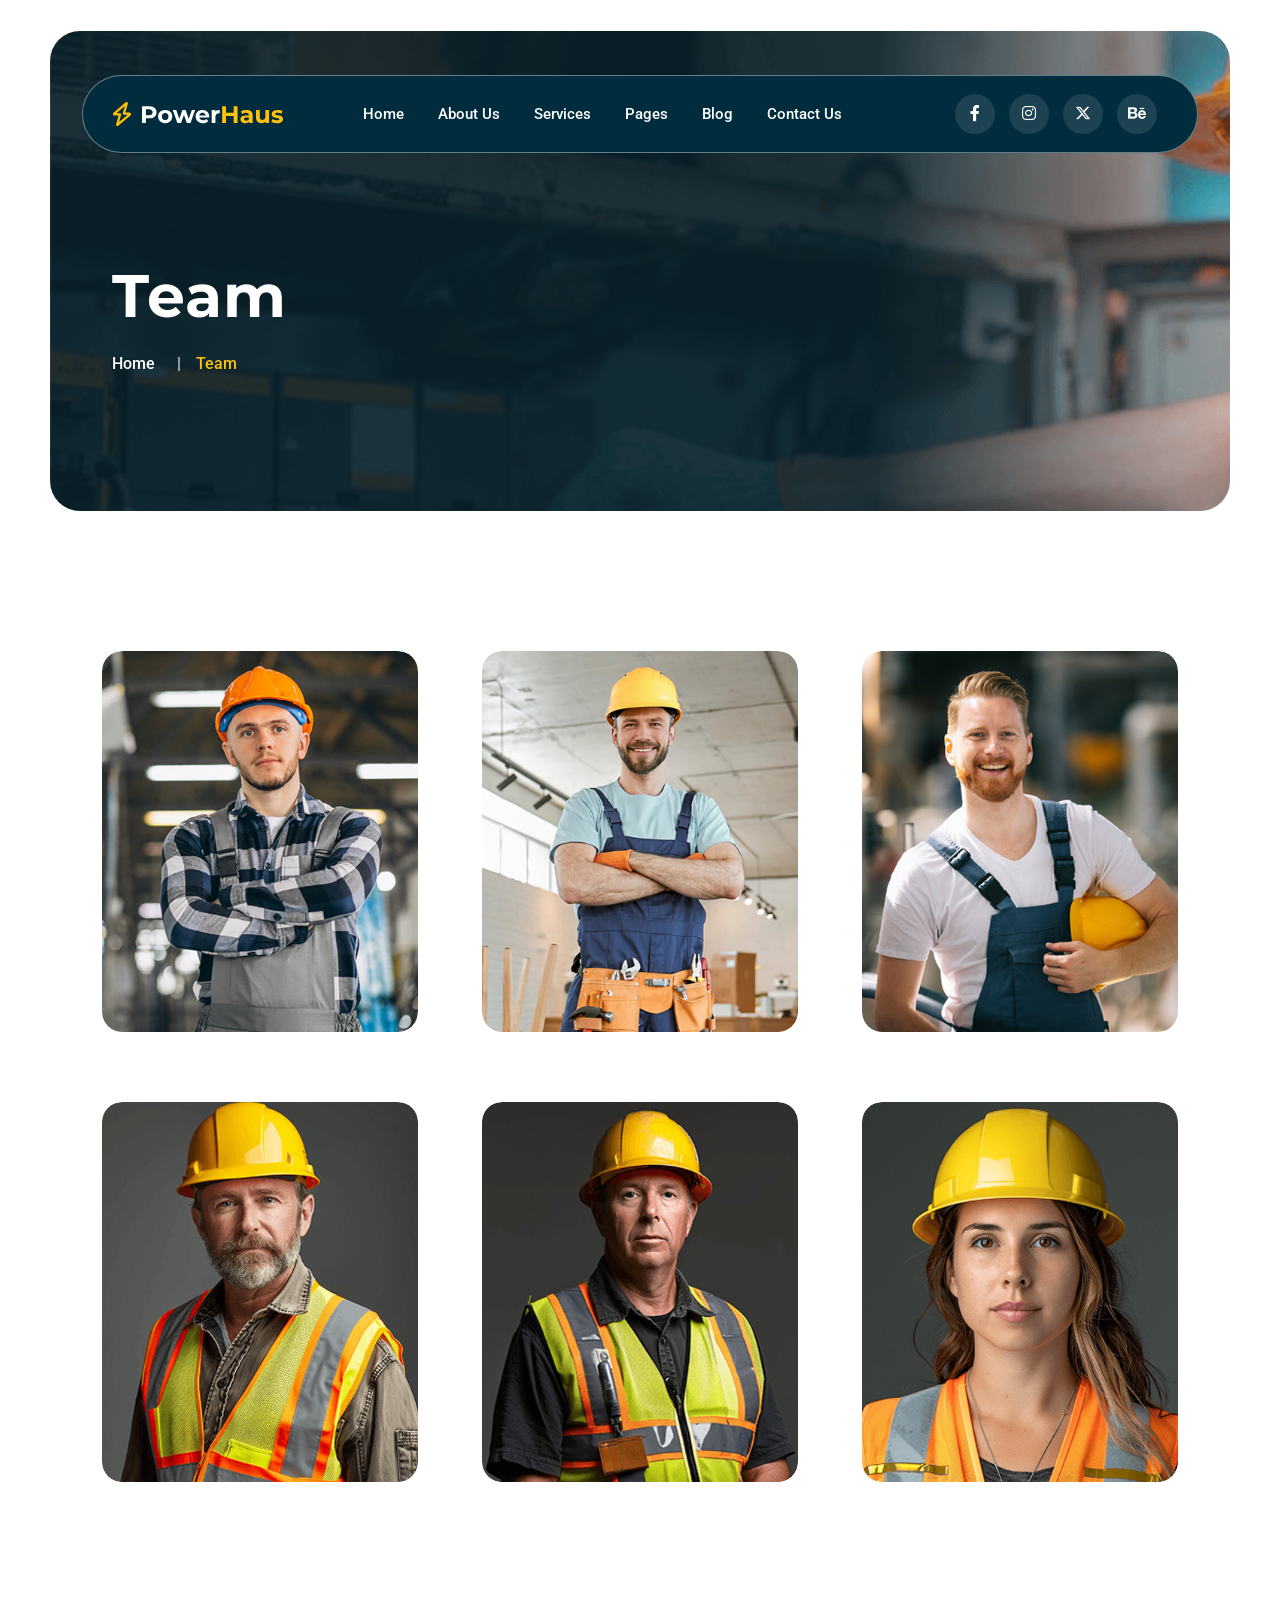
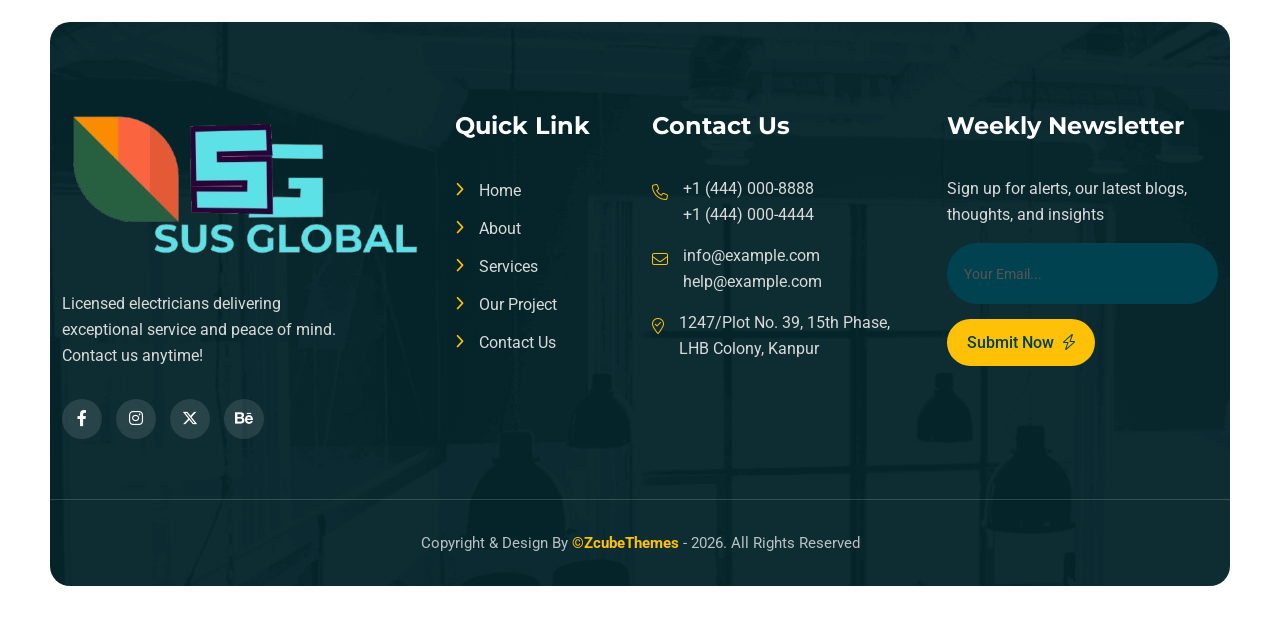
<file: team.html>
<!doctype html>
<html class="no-js" lang="zxx">


<head>
    <meta charset="utf-8">
    <meta http-equiv="x-ua-compatible" content="ie=edge">
    <title>Powerhaus - Dietitian & Wellness Website HTML Template</title>
    <meta name="description" content="">
    <meta name="viewport" content="width=device-width, initial-scale=1">
    <link rel="shortcut icon" type="image/x-icon" href="img/favicon.ico">
    <!-- Place favicon.ico in the root directory -->

    <!-- CSS here -->
    <link rel="stylesheet" href="css/bootstrap.min.css">
    <link rel="stylesheet" href="css/animate.min.css">
    <link rel="stylesheet" href="css/magnific-popup.css">
    <link rel="stylesheet" href="fontawesome/css/all.min.css">
    <link rel="stylesheet" href="fontawesome-pro/css/all.min.css">
    <link rel="stylesheet" href="css/dripicons.css">
    <link rel="stylesheet" href="css/slick.css">
    <link rel="stylesheet" href="css/meanmenu.css">
    <link rel="stylesheet" href="css/default.css">
    <link rel="stylesheet" href="css/style.css">
    <link rel="stylesheet" href="css/swiper.min.css">
    <link rel="stylesheet" href="css/responsive.css">
</head>

<body>
    <!--  Preloader  -->
    <div id="preloader" class="loader-wrapper">
        <div id="loading" class="loader"> </div>
    </div>
    <!--  Preloader end  -->
    <!-- header -->
    <header class="header-area header-two">
        <div id="header-sticky3" class="menu-area">
            <div class="container-fluid pl-50 pr-50">

                <div class="container">
                    <div class="second-menu">
                        <div class="row align-items-center">
                            <div class="col-xl-3 col-lg-2 col-md-5">
                                <div class="logo">
                                    <a href="index.html"><img src="img/logo/logo.svg" alt="logo"></a>
                                </div>
                            </div>
                            <div class="col-xl-6 col-lg-10">

                                <div class="main-menu text-center">
                                    <nav id="mobile-menu">
                                        <ul>
                                            <li class="has-sub">
                                                <a href="index.html">Home</a>
                                                <ul>
                                                    <li><a href="index.html">Home Page Main</a></li>
                                                    <li><a href="index-2.html">Home Hero Slider</a></li>
                                                   
                                                </ul>
                                            </li>
                                            <li><a href="about.html">About Us</a></li>
                                            <li class="has-sub">
                                                <a href="services.html">Services</a>
                                                <ul>
                                                    <li><a href="services.html">Services</a></li>
                                                    <li><a href="single-service.html">Services Details</a></li>
                                                </ul>
                                            </li>

                                            <li class="has-sub">
                                                <a href="#">Pages</a>
                                                <ul>
                                                    <li><a href="projects.html">Gallery</a></li>
                                                    <li><a href="pricing.html">Pricing</a></li>
                                                    <li><a href="team.html">Team</a></li>
                                                    <li><a href="faq.html">Faq</a></li>
                                                </ul>
                                            </li>
                                            <li class="has-sub">
                                                <a href="#">Blog</a>
                                                <ul>
                                                    <li><a href="blog.html">Blog</a></li>
                                                    <li><a href="blog-details.html">Blog Details</a></li>
                                                </ul>
                                            </li>
                                            <li><a href="contact.html">Contact Us</a></li>
                                        </ul>
                                    </nav>
                                </div>
                            </div>
                            <div class="col-xl-3 col-lg-5 d-none d-xl-block text-right">
                                <div class="footer-social">
                                    <a href="#"><i class="fab fa-facebook-f"></i></a>
                                    <a href="#"><i class="fab fa-instagram"></i></a>
                                    <a href="#"><i class="fa-brands fa-x-twitter"></i></a>
                                    <a href="#"><i class="fab fa-behance"></i></a>
                                </div>

                            </div>

                            <div class="col-12">
                                <div class="mobile-menu"></div>
                            </div>
                        </div>
                    </div>
                </div>

            </div>
        </div>
    </header>
    <!-- header-end -->
    <!-- offcanvas-area -->
    <div class="offcanvas-menu">
        <span class="menu-close"><i class="fas fa-times"></i></span>
        <form role="search" method="get" id="searchform" class="searchform" action="#">
            <input type="text" name="s" id="search" placeholder="Search" />
            <button><i class="fa fa-search"></i></button>
        </form>
        <div id="cssmenu2" class="menu-one-page-menu-container">
            <ul id="menu-one-page-menu-12" class="menu">
                <li class="menu-item menu-item-type-custom menu-item-object-custom"><a href="#home"><span>+8 12 3456897</span></a></li>
                <li class="menu-item menu-item-type-custom menu-item-object-custom"><a href="#howitwork"><span>info@example.com</span></a></li>
            </ul>
        </div>
    </div>
    <div class="offcanvas-overly"></div>
    <!-- offcanvas-end -->

    <!-- main-area -->
    <main>
        <!-- breadcrumb-area -->
        <section class="pl-50 pr-50 ">
            <div class="breadcrumb-area d-flex justify-content-center align-items-center" style="background-image:url(img/bg/bdrc-bg.png)">
                <div class="container">
                    <div class="row align-items-center">
                        <div class="col-xl-12 col-lg-12">
                            <div class="breadcrumb-wrap text-center">
                                <div class="breadcrumb-title">
                                    <h2>Team</h2>
                                    <div class="breadcrumb-wrap">

                                        <nav aria-label="breadcrumb">
                                            <ol class="breadcrumb">
                                                <li class="breadcrumb-item"><a href="index.html">Home</a></li>
                                                <li class="breadcrumb-item active" aria-current="page">Team</li>
                                            </ol>
                                        </nav>
                                    </div>
                                </div>
                            </div>
                        </div>

                    </div>
                </div>
            </div>
        </section>
        <!-- breadcrumb-area-end -->

        <!-- team-area -->
        <section class="team-area fix p-relative pt-120 pb-90">
            <div class="container">
                <div class="row">
                    <div class="col-xl-4 col-lg-4 col-md-6">
                        <div class="single-team mb-30 img-custom-anim-left wow fadeInLeft" data-delay=".1s">
                            <div class="team-thumb">
                                <div class="brd">
                                    <img src="img/team/team-img1.png" alt="img">

                                </div>
                                <div class="team-info">
                                    <div class="team-social">
                                        <ul>

                                            <li><a href="#"><i class="fa-brands fa-pinterest-p"></i></a></li>
                                            <li><a href="#"><i class="fab fa-instagram"></i></a></li>
                                            <li> <a href="#"><i class="fa-brands fa-x-twitter"></i></a></li>
                                            <li><a href="#"><i class="fab fa-facebook-f"></i></a></li>
                                        </ul>
                                    </div>
                                    <p>Cargo Handler</p>
                                    <strong><a href="team-single.html">Félix Thomas</a></strong>
                                </div>
                            </div>
                        </div>
                    </div>
                    <div class="col-xl-4 col-lg-4 col-md-6">
                        <div class="single-team mb-30 img-custom-anim-left wow fadeInLeft" data-delay=".1s">
                            <div class="team-thumb">
                                <div class="brd">
                                    <img src="img/team/team-img2.png" alt="img">
                                </div>
                                <div class="team-info">
                                    <div class="team-social">
                                        <ul>

                                            <li><a href="#"><i class="fa-brands fa-pinterest-p"></i></a></li>
                                            <li><a href="#"><i class="fab fa-instagram"></i></a></li>
                                            <li> <a href="#"><i class="fa-brands fa-x-twitter"></i></a></li>
                                            <li><a href="#"><i class="fab fa-facebook-f"></i></a></li>
                                        </ul>
                                    </div>
                                    <p>Route Planner</p>
                                    <strong><a href="team-single.html">Matthew Sparks</a></strong>
                                </div>
                            </div>
                        </div>
                    </div>
                    <div class="col-xl-4 col-lg-4 col-md-6">
                        <div class="single-team mb-30 img-custom-anim-left wow fadeInLeft" data-delay=".1s">
                            <div class="team-thumb">
                                <div class="brd">
                                    <img src="img/team/team-img3.png" alt="img">
                                </div>
                                <div class="team-info">
                                    <div class="team-social">
                                        <ul>

                                            <li><a href="#"><i class="fa-brands fa-pinterest-p"></i></a></li>
                                            <li><a href="#"><i class="fab fa-instagram"></i></a></li>
                                            <li> <a href="#"><i class="fa-brands fa-x-twitter"></i></a></li>
                                            <li><a href="#"><i class="fab fa-facebook-f"></i></a></li>
                                        </ul>
                                    </div>
                                    <p>Dispatcher</p>
                                    <strong><a href="team-single.html">Phillip Hancock</a></strong>
                                </div>
                            </div>
                        </div>
                    </div>
                    <div class="col-xl-4 col-lg-4 col-md-6">
                        <div class="single-team mb-30 img-custom-anim-left wow fadeInLeft" data-delay=".1s">
                            <div class="team-thumb">
                                <div class="brd">
                                    <img src="img/team/team-img4.png" alt="img">

                                </div>
                                <div class="team-info">
                                    <div class="team-social">
                                        <ul>

                                            <li><a href="#"><i class="fa-brands fa-pinterest-p"></i></a></li>
                                            <li><a href="#"><i class="fab fa-instagram"></i></a></li>
                                            <li> <a href="#"><i class="fa-brands fa-x-twitter"></i></a></li>
                                            <li><a href="#"><i class="fab fa-facebook-f"></i></a></li>
                                        </ul>
                                    </div>
                                    <p>founder</p>
                                    <strong><a href="team-single.html">Victoria L. Davis</a></strong>
                                </div>
                            </div>
                        </div>
                    </div>
                    <div class="col-xl-4 col-lg-4 col-md-6">
                        <div class="single-team mb-30 img-custom-anim-left wow fadeInLeft" data-delay=".1s">
                            <div class="team-thumb">
                                <div class="brd">
                                    <img src="img/team/team-img5.png" alt="img">
                                </div>
                                <div class="team-info">
                                    <div class="team-social">
                                        <ul>

                                            <li><a href="#"><i class="fa-brands fa-pinterest-p"></i></a></li>
                                            <li><a href="#"><i class="fab fa-instagram"></i></a></li>
                                            <li> <a href="#"><i class="fa-brands fa-x-twitter"></i></a></li>
                                            <li><a href="#"><i class="fab fa-facebook-f"></i></a></li>
                                        </ul>
                                    </div>
                                    <p>Fleet Supervisor</p>
                                    <strong><a href="team-single.html">Stephen Welch</a></strong>
                                </div>
                            </div>
                        </div>
                    </div>
                    <div class="col-xl-4 col-lg-4 col-md-6">
                        <div class="single-team mb-30 img-custom-anim-left wow fadeInLeft" data-delay=".1s">
                            <div class="team-thumb">
                                <div class="brd">
                                    <img src="img/team/team-img6.png" alt="img">
                                </div>
                                <div class="team-info">
                                    <div class="team-social">
                                        <ul>

                                            <li><a href="#"><i class="fa-brands fa-pinterest-p"></i></a></li>
                                            <li><a href="#"><i class="fab fa-instagram"></i></a></li>
                                            <li> <a href="#"><i class="fa-brands fa-x-twitter"></i></a></li>
                                            <li><a href="#"><i class="fab fa-facebook-f"></i></a></li>
                                        </ul>
                                    </div>
                                    <p>Route Planner</p>
                                    <strong><a href="team-single.html">Nina West</a></strong>
                                </div>
                            </div>
                        </div>
                    </div>

                </div>
            </div>
        </section>
        <!-- team-area-end -->

    </main>
    <!-- main-area-end -->

    <!-- footer -->
    <footer class="footer-bg footer-p mb-50">
        <div class="footer-top pt-90" style="background-image: url(img/bg/footer-bg.png); background-repeat: no-repeat; background-size: cover;">
            <div class="container">
                <div class="row justify-content-between">
                    <div class="col-xl-4 col-lg-4 col-sm-6">
                        <div class="footer-widget mb-30">
                            <div class="f-widget-title mb-30">
                                <img src="img/logo/f_logo.png" alt="img">
                            </div>
                            <p class="pr-90">Licensed electricians delivering exceptional service and peace of mind. Contact us anytime!</p>
                            <div class="footer-social mt-30">
                                <a href="#"><i class="fab fa-facebook-f"></i></a>
                                <a href="#"><i class="fab fa-instagram"></i></a>
                                <a href="#"><i class="fa-brands fa-x-twitter"></i></a>
                                <a href="#"><i class="fab fa-behance"></i></a>
                            </div>
                        </div>
                    </div>
                    <div class="col-xl-2 col-lg-2 col-sm-6">
                        <div class="footer-widget mb-30">
                            <div class="f-widget-title">
                                <h2>Quick Link</h2>
                            </div>
                            <div class="footer-link">
                                <ul>
                                    <li><a href="about.html">Home</a></li>
                                    <li><a href="about.html">about</a></li>
                                    <li><a href="services.html">services</a></li>
                                    <li><a href="projects.html">Our Project</a></li>
                                    <li><a href="contact.html">Contact Us</a></li>
                                </ul>
                            </div>
                        </div>
                    </div>
                    <div class="col-xl-3 col-lg-3 col-sm-6">
                        <div class="footer-widget mb-30">
                            <div class="f-widget-title">
                                <h2>Contact Us</h2>
                            </div>
                            <div class="f-contact">
                                <ul>
                                    <li>
                                        <i class="icon fal fa-phone"></i>
                                        <span><a href="tel:+14440008888">+1 (444) 000-8888</a><br><a href="tel:+14440004444">+1 (444) 000-4444</a></span>
                                    </li>
                                    <li><i class="icon fal fa-envelope"></i>
                                        <span>
                                            <a href="mailto:info@example.com">info@example.com</a>
                                            <br>
                                            <a href="mailto:help@example.com">help@example.com</a>
                                        </span>
                                    </li>
                                    <li>
                                        <i class="icon fal fa-map-marker-check"></i>
                                        <span>1247/Plot No. 39, 15th Phase,<br> LHB Colony, Kanpur</span>
                                    </li>
                                </ul>
                            </div>
                        </div>
                    </div>
                    <div class="col-xl-3 col-lg-3 col-sm-6">
                        <div class="footer-widget mb-30">
                            <div class="f-widget-title">
                                <h2>Weekly Newsletter</h2>
                            </div>
                            <div class="footer-link">
                                <p>Sign up for alerts, our latest blogs, thoughts, and insights</p>
                                <div class="subricbe p-relative" data-animation="fadeInDown" data-delay=".4s">
                                    <form action="https://tarbiyahschool.co.in/powerhaus/news-mail.php" method="post" class="contact-form ">
                                        <input type="text" id="email2" name="email2" class="header-input" placeholder="Your Email..." required="">
                                        <button class="btn header-btn"> Submit Now <i class="fa-light fa-bolt"></i> </button>
                                    </form>
                                </div>
                            </div>

                        </div>
                    </div>
                </div>
            </div>
            <div class="copyright-wrap">
                <div class="container">
                    <div class="row align-items-center text-center">
                        <div class="col-lg-12 col-md-12">
                            Copyright &amp; Design By <a href="#">©ZcubeThemes</a> - 2026. All Rights Reserved
                        </div>
                    </div>
                </div>
            </div>
        </div>
    </footer>
    <!-- footer-end -->
    <!-- JS here -->
    <script src="js/vendor/modernizr-3.5.0.min.js"></script>
    <script src="js/vendor/jquery-3.6.0.min.js"></script>
    <script src="js/popper.min.js"></script>
    <script src="js/bootstrap.min.js"></script>
    <script src="js/slick.min.js"></script>
    <script src="js/wow.min.js"></script>
    <script src="js/js_isotope.pkgd.min.js"></script>
    <script src="js/imagesloaded.min.js"></script>
    <script src="js/parallax.min.js"></script>
    <script src="js/jquery.waypoints.min.js"></script>
    <script src="js/jquery.counterup.min.js"></script>
    <script src="js/jquery.scrollUp.min.js"></script>
    <script src="js/swiper.min.js"></script>
    <script src="js/jquery.meanmenu.min.js"></script>
    <script src="js/jquery.magnific-popup.min.js"></script>
    <!--gsap js file -->
    <script src="js/gsap.min.js"></script>
    <!-- Text Effect js file -->
    <script src="js/SplitText.js"></script>
    <script src="js/ScrollTrigger.min.js"></script>
    <script src="js/main.js"></script>
</body>


</html>
</file>
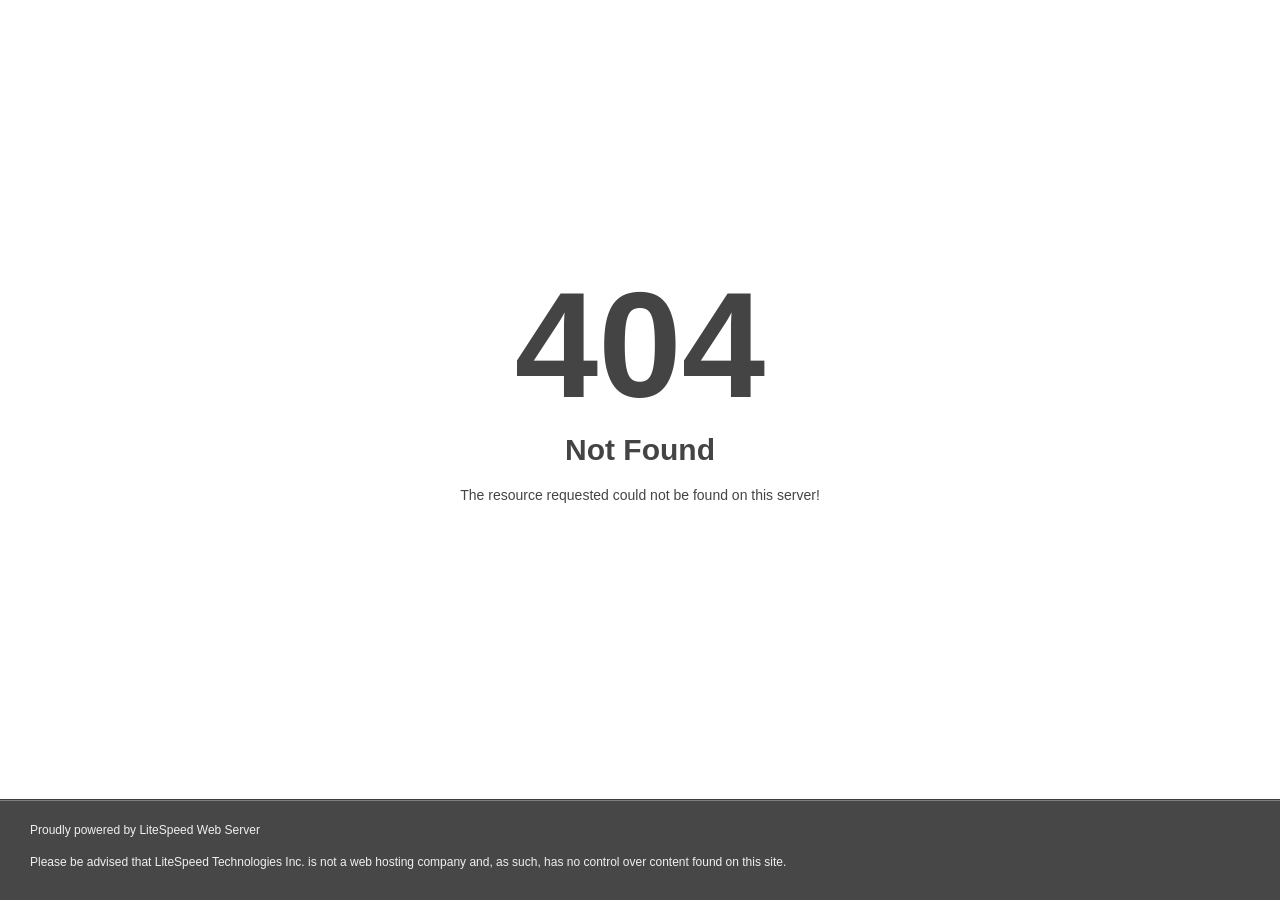
<file: images/quote_bg.html>
<!DOCTYPE html>
<html style="height:100%">
<head>
<meta name="viewport" content="width=device-width, initial-scale=1, shrink-to-fit=no" />
<title> 404 Not Found
</title><style>@media (prefers-color-scheme:dark){body{background-color:#000!important}}</style></head>
<body style="color: #444; margin:0;font: normal 14px/20px Arial, Helvetica, sans-serif; height:100%; background-color: #fff;">
<div style="height:auto; min-height:100%; ">     <div style="text-align: center; width:800px; margin-left: -400px; position:absolute; top: 30%; left:50%;">
        <h1 style="margin:0; font-size:150px; line-height:150px; font-weight:bold;">404</h1>
<h2 style="margin-top:20px;font-size: 30px;">Not Found
</h2>
<p>The resource requested could not be found on this server!</p>
</div></div><div style="color:#f0f0f0; font-size:12px;margin:auto;padding:0px 30px 0px 30px;position:relative;clear:both;height:100px;margin-top:-101px;background-color:#474747;border-top: 1px solid rgba(0,0,0,0.15);box-shadow: 0 1px 0 rgba(255, 255, 255, 0.3) inset;">
<br>Proudly powered by LiteSpeed Web Server<p>Please be advised that LiteSpeed Technologies Inc. is not a web hosting company and, as such, has no control over content found on this site.</p></div></body></html>
</file>
<file: css/dripicons.css>
@charset "UTF-8";

@font-face {
  font-family: "dripicons-v2";
  src:url("../fonts/dripicons-v2.eot");
  src:url("../fonts/dripicons-v2d41d.eot?#iefix") format("embedded-opentype"),
    url("../fonts/dripicons-v2.woff") format("woff"),
    url("../fonts/dripicons-v2.ttf") format("truetype"),
    url("../fonts/dripicons-v2.svg#dripicons-v2") format("svg");
  font-weight: normal;
  font-style: normal;

}

[data-icon]:before {
  font-family: "dripicons-v2" !important;
  content: attr(data-icon);
  font-style: normal !important;
  font-weight: normal !important;
  font-variant: normal !important;
  text-transform: none !important;
  speak: none;
  line-height: 1;
  -webkit-font-smoothing: antialiased;
  -moz-osx-font-smoothing: grayscale;
}

[class^="dripicons-"]:before,
[class*=" dripicons-"]:before {
  font-family: "dripicons-v2" !important;
  font-style: normal !important;
  font-weight: normal !important;
  font-variant: normal !important;
  text-transform: none !important;
  speak: none;
  line-height: 1;
  -webkit-font-smoothing: antialiased;
  -moz-osx-font-smoothing: grayscale;
}

.dripicons-alarm:before {
  content: "\61";
}
.dripicons-align-center:before {
  content: "\62";
}
.dripicons-align-justify:before {
  content: "\63";
}
.dripicons-align-left:before {
  content: "\64";
}
.dripicons-align-right:before {
  content: "\65";
}
.dripicons-anchor:before {
  content: "\66";
}
.dripicons-archive:before {
  content: "\67";
}
.dripicons-arrow-down:before {
  content: "\68";
}
.dripicons-arrow-left:before {
  content: "\69";
}
.dripicons-arrow-right:before {
  content: "\6a";
}
.dripicons-arrow-thin-down:before {
  content: "\6b";
}
.dripicons-arrow-thin-left:before {
  content: "\6c";
}
.dripicons-arrow-thin-right:before {
  content: "\6d";
}
.dripicons-arrow-thin-up:before {
  content: "\6e";
}
.dripicons-arrow-up:before {
  content: "\6f";
}
.dripicons-article:before {
  content: "\70";
}
.dripicons-backspace:before {
  content: "\71";
}
.dripicons-basket:before {
  content: "\72";
}
.dripicons-basketball:before {
  content: "\73";
}
.dripicons-battery-empty:before {
  content: "\74";
}
.dripicons-battery-full:before {
  content: "\75";
}
.dripicons-battery-low:before {
  content: "\76";
}
.dripicons-battery-medium:before {
  content: "\77";
}
.dripicons-bell:before {
  content: "\78";
}
.dripicons-blog:before {
  content: "\79";
}
.dripicons-bluetooth:before {
  content: "\7a";
}
.dripicons-bold:before {
  content: "\41";
}
.dripicons-bookmark:before {
  content: "\42";
}
.dripicons-bookmarks:before {
  content: "\43";
}
.dripicons-box:before {
  content: "\44";
}
.dripicons-briefcase:before {
  content: "\45";
}
.dripicons-brightness-low:before {
  content: "\46";
}
.dripicons-brightness-max:before {
  content: "\47";
}
.dripicons-brightness-medium:before {
  content: "\48";
}
.dripicons-broadcast:before {
  content: "\49";
}
.dripicons-browser:before {
  content: "\4a";
}
.dripicons-browser-upload:before {
  content: "\4b";
}
.dripicons-brush:before {
  content: "\4c";
}
.dripicons-calendar:before {
  content: "\4d";
}
.dripicons-camcorder:before {
  content: "\4e";
}
.dripicons-camera:before {
  content: "\4f";
}
.dripicons-card:before {
  content: "\50";
}
.dripicons-cart:before {
  content: "\51";
}
.dripicons-checklist:before {
  content: "\52";
}
.dripicons-checkmark:before {
  content: "\53";
}
.dripicons-chevron-down:before {
  content: "\54";
}
.dripicons-chevron-left:before {
  content: "\55";
}
.dripicons-chevron-right:before {
  content: "\56";
}
.dripicons-chevron-up:before {
  content: "\57";
}
.dripicons-clipboard:before {
  content: "\58";
}
.dripicons-clock:before {
  content: "\59";
}
.dripicons-clockwise:before {
  content: "\5a";
}
.dripicons-cloud:before {
  content: "\30";
}
.dripicons-cloud-download:before {
  content: "\31";
}
.dripicons-cloud-upload:before {
  content: "\32";
}
.dripicons-code:before {
  content: "\33";
}
.dripicons-contract:before {
  content: "\34";
}
.dripicons-contract-2:before {
  content: "\35";
}
.dripicons-conversation:before {
  content: "\36";
}
.dripicons-copy:before {
  content: "\37";
}
.dripicons-crop:before {
  content: "\38";
}
.dripicons-cross:before {
  content: "\39";
}
.dripicons-crosshair:before {
  content: "\21";
}
.dripicons-cutlery:before {
  content: "\22";
}
.dripicons-device-desktop:before {
  content: "\23";
}
.dripicons-device-mobile:before {
  content: "\24";
}
.dripicons-device-tablet:before {
  content: "\25";
}
.dripicons-direction:before {
  content: "\26";
}
.dripicons-disc:before {
  content: "\27";
}
.dripicons-document:before {
  content: "\28";
}
.dripicons-document-delete:before {
  content: "\29";
}
.dripicons-document-edit:before {
  content: "\2a";
}
.dripicons-document-new:before {
  content: "\2b";
}
.dripicons-document-remove:before {
  content: "\2c";
}
.dripicons-dot:before {
  content: "\2d";
}
.dripicons-dots-2:before {
  content: "\2e";
}
.dripicons-dots-3:before {
  content: "\2f";
}
.dripicons-download:before {
  content: "\3a";
}
.dripicons-duplicate:before {
  content: "\3b";
}
.dripicons-enter:before {
  content: "\3c";
}
.dripicons-exit:before {
  content: "\3d";
}
.dripicons-expand:before {
  content: "\3e";
}
.dripicons-expand-2:before {
  content: "\3f";
}
.dripicons-experiment:before {
  content: "\40";
}
.dripicons-export:before {
  content: "\5b";
}
.dripicons-feed:before {
  content: "\5d";
}
.dripicons-flag:before {
  content: "\5e";
}
.dripicons-flashlight:before {
  content: "\5f";
}
.dripicons-folder:before {
  content: "\60";
}
.dripicons-folder-open:before {
  content: "\7b";
}
.dripicons-forward:before {
  content: "\7c";
}
.dripicons-gaming:before {
  content: "\7d";
}
.dripicons-gear:before {
  content: "\7e";
}
.dripicons-graduation:before {
  content: "\5c";
}
.dripicons-graph-bar:before {
  content: "\e000";
}
.dripicons-graph-line:before {
  content: "\e001";
}
.dripicons-graph-pie:before {
  content: "\e002";
}
.dripicons-headset:before {
  content: "\e003";
}
.dripicons-heart:before {
  content: "\e004";
}
.dripicons-help:before {
  content: "\e005";
}
.dripicons-home:before {
  content: "\e006";
}
.dripicons-hourglass:before {
  content: "\e007";
}
.dripicons-inbox:before {
  content: "\e008";
}
.dripicons-information:before {
  content: "\e009";
}
.dripicons-italic:before {
  content: "\e00a";
}
.dripicons-jewel:before {
  content: "\e00b";
}
.dripicons-lifting:before {
  content: "\e00c";
}
.dripicons-lightbulb:before {
  content: "\e00d";
}
.dripicons-link:before {
  content: "\e00e";
}
.dripicons-link-broken:before {
  content: "\e00f";
}
.dripicons-list:before {
  content: "\e010";
}
.dripicons-loading:before {
  content: "\e011";
}
.dripicons-location:before {
  content: "\e012";
}
.dripicons-lock:before {
  content: "\e013";
}
.dripicons-lock-open:before {
  content: "\e014";
}
.dripicons-mail:before {
  content: "\e015";
}
.dripicons-map:before {
  content: "\e016";
}
.dripicons-media-loop:before {
  content: "\e017";
}
.dripicons-media-next:before {
  content: "\e018";
}
.dripicons-media-pause:before {
  content: "\e019";
}
.dripicons-media-play:before {
  content: "\e01a";
}
.dripicons-media-previous:before {
  content: "\e01b";
}
.dripicons-media-record:before {
  content: "\e01c";
}
.dripicons-media-shuffle:before {
  content: "\e01d";
}
.dripicons-media-stop:before {
  content: "\e01e";
}
.dripicons-medical:before {
  content: "\e01f";
}
.dripicons-menu:before {
  content: "\e020";
}
.dripicons-message:before {
  content: "\e021";
}
.dripicons-meter:before {
  content: "\e022";
}
.dripicons-microphone:before {
  content: "\e023";
}
.dripicons-minus:before {
  content: "\e024";
}
.dripicons-monitor:before {
  content: "\e025";
}
.dripicons-move:before {
  content: "\e026";
}
.dripicons-music:before {
  content: "\e027";
}
.dripicons-network-1:before {
  content: "\e028";
}
.dripicons-network-2:before {
  content: "\e029";
}
.dripicons-network-3:before {
  content: "\e02a";
}
.dripicons-network-4:before {
  content: "\e02b";
}
.dripicons-network-5:before {
  content: "\e02c";
}
.dripicons-pamphlet:before {
  content: "\e02d";
}
.dripicons-paperclip:before {
  content: "\e02e";
}
.dripicons-pencil:before {
  content: "\e02f";
}
.dripicons-phone:before {
  content: "\e030";
}
.dripicons-photo:before {
  content: "\e031";
}
.dripicons-photo-group:before {
  content: "\e032";
}
.dripicons-pill:before {
  content: "\e033";
}
.dripicons-pin:before {
  content: "\e034";
}
.dripicons-plus:before {
  content: "\e035";
}
.dripicons-power:before {
  content: "\e036";
}
.dripicons-preview:before {
  content: "\e037";
}
.dripicons-print:before {
  content: "\e038";
}
.dripicons-pulse:before {
  content: "\e039";
}
.dripicons-question:before {
  content: "\e03a";
}
.dripicons-reply:before {
  content: "\e03b";
}
.dripicons-reply-all:before {
  content: "\e03c";
}
.dripicons-return:before {
  content: "\e03d";
}
.dripicons-retweet:before {
  content: "\e03e";
}
.dripicons-rocket:before {
  content: "\e03f";
}
.dripicons-scale:before {
  content: "\e040";
}
.dripicons-search:before {
  content: "\e041";
}
.dripicons-shopping-bag:before {
  content: "\e042";
}
.dripicons-skip:before {
  content: "\e043";
}
.dripicons-stack:before {
  content: "\e044";
}
.dripicons-star:before {
  content: "\e045";
}
.dripicons-stopwatch:before {
  content: "\e046";
}
.dripicons-store:before {
  content: "\e047";
}
.dripicons-suitcase:before {
  content: "\e048";
}
.dripicons-swap:before {
  content: "\e049";
}
.dripicons-tag:before {
  content: "\e04a";
}
.dripicons-tag-delete:before {
  content: "\e04b";
}
.dripicons-tags:before {
  content: "\e04c";
}
.dripicons-thumbs-down:before {
  content: "\e04d";
}
.dripicons-thumbs-up:before {
  content: "\e04e";
}
.dripicons-ticket:before {
  content: "\e04f";
}
.dripicons-time-reverse:before {
  content: "\e050";
}
.dripicons-to-do:before {
  content: "\e051";
}
.dripicons-toggles:before {
  content: "\e052";
}
.dripicons-trash:before {
  content: "\e053";
}
.dripicons-trophy:before {
  content: "\e054";
}
.dripicons-upload:before {
  content: "\e055";
}
.dripicons-user:before {
  content: "\e056";
}
.dripicons-user-group:before {
  content: "\e057";
}
.dripicons-user-id:before {
  content: "\e058";
}
.dripicons-vibrate:before {
  content: "\e059";
}
.dripicons-view-apps:before {
  content: "\e05a";
}
.dripicons-view-list:before {
  content: "\e05b";
}
.dripicons-view-list-large:before {
  content: "\e05c";
}
.dripicons-view-thumb:before {
  content: "\e05d";
}
.dripicons-volume-full:before {
  content: "\e05e";
}
.dripicons-volume-low:before {
  content: "\e05f";
}
.dripicons-volume-medium:before {
  content: "\e060";
}
.dripicons-volume-off:before {
  content: "\e061";
}
.dripicons-wallet:before {
  content: "\e062";
}
.dripicons-warning:before {
  content: "\e063";
}
.dripicons-web:before {
  content: "\e064";
}
.dripicons-weight:before {
  content: "\e065";
}
.dripicons-wifi:before {
  content: "\e066";
}
.dripicons-wrong:before {
  content: "\e067";
}
.dripicons-zoom-in:before {
  content: "\e068";
}
.dripicons-zoom-out:before {
  content: "\e069";
}
</file>
<file: css/default.css>
/* Deafult Margin & Padding */
/*-- Margin Top --*/
.mt-5 {
	margin-top: 5px;
}
.mt-10 {
	margin-top: 10px;
}
.mt-15 {
	margin-top: 15px;
}
.mt-20 {
	margin-top: 20px;
}
.mt-25 {
	margin-top: 25px;
}
.mt-30 {
	margin-top: 30px;
}
.mt-35 {
	margin-top: 35px;
}
.mt-40 {
	margin-top: 40px;
}
.mt-45 {
	margin-top: 45px;
}
.mt-50 {
	margin-top: 50px;
}
.mt-55 {
	margin-top: 55px;
}
.mt-60 {
	margin-top: 60px;
}
.mt-65 {
	margin-top: 65px;
}
.mt-70 {
	margin-top: 70px;
}
.mt-75 {
	margin-top: 75px;
}
.mt-80 {
	margin-top: 80px;
}
.mt-85 {
	margin-top: 85px;
}
.mt-90 {
	margin-top: 90px;
}
.mt-95 {
	margin-top: 95px;
}
.mt-100 {
	margin-top: 100px;
}
.mt-105 {
	margin-top: 105px;
}
.mt-110 {
	margin-top: 110px;
}
.mt-115 {
	margin-top: 115px;
}
.mt-120 {
	margin-top: 120px;
}
.mt-125 {
	margin-top: 125px;
}
.mt-130 {
	margin-top: 130px;
}
.mt-135 {
	margin-top: 135px;
}
.mt-140 {
	margin-top: 140px;
}
.mt-145 {
	margin-top: 145px;
}
.mt-150 {
	margin-top: 150px;
}
.mt-155 {
	margin-top: 155px;
}
.mt-160 {
	margin-top: 160px;
}
.mt-165 {
	margin-top: 165px;
}
.mt-170 {
	margin-top: 170px;
}
.mt-175 {
	margin-top: 175px;
}
.mt-180 {
	margin-top: 180px;
}
.mt-185 {
	margin-top: 185px;
}
.mt-190 {
	margin-top: 190px;
}
.mt-195 {
	margin-top: 195px;
}
.mt-200 {
	margin-top: 200px;
}
/*-- Margin Bottom --*/

.mb-5 {
	margin-bottom: 5px;
}
.mb-10 {
	margin-bottom: 10px;
}
.mb-15 {
	margin-bottom: 15px;
}
.mb-20 {
	margin-bottom: 20px;
}
.mb-25 {
	margin-bottom: 25px;
}
.mb-30 {
	margin-bottom: 30px;
}
.mb-35 {
	margin-bottom: 35px;
}
.mb-40 {
	margin-bottom: 40px;
}
.mb-45 {
	margin-bottom: 45px;
}
.mb-50 {
	margin-bottom: 50px;
}
.mb-55 {
	margin-bottom: 55px;
}
.mb-60 {
	margin-bottom: 60px;
}
.mb-65 {
	margin-bottom: 65px;
}
.mb-70 {
	margin-bottom: 70px;
}
.mb-75 {
	margin-bottom: 75px;
}
.mb-80 {
	margin-bottom: 80px;
}
.mb-85 {
	margin-bottom: 85px;
}
.mb-90 {
	margin-bottom: 90px;
}
.mb-95 {
	margin-bottom: 95px;
}
.mb-100 {
	margin-bottom: 100px;
}
.mb-105 {
	margin-bottom: 105px;
}
.mb-110 {
	margin-bottom: 110px;
}
.mb-115 {
	margin-bottom: 115px;
}
.mb-120 {
	margin-bottom: 120px;
}
.mb-125 {
	margin-bottom: 125px;
}
.mb-130 {
	margin-bottom: 130px;
}
.mb-135 {
	margin-bottom: 135px;
}
.mb-140 {
	margin-bottom: 140px;
}
.mb-145 {
	margin-bottom: 145px;
}
.mb-150 {
	margin-bottom: 150px;
}
.mb-155 {
	margin-bottom: 155px;
}
.mb-160 {
	margin-bottom: 160px;
}
.mb-165 {
	margin-bottom: 165px;
}
.mb-170 {
	margin-bottom: 170px;
}
.mb-175 {
	margin-bottom: 175px;
}
.mb-180 {
	margin-bottom: 180px;
}
.mb-185 {
	margin-bottom: 185px;
}
.mb-190 {
	margin-bottom: 190px;
}
.mb-195 {
	margin-bottom: 195px;
}
.mb-200 {
	margin-bottom: 200px;
}
/*-- Padding Top --*/

.pt-5 {
	padding-top: 5px;
}
.pt-10 {
	padding-top: 10px;
}
.pt-15 {
	padding-top: 15px;
}
.pt-20 {
	padding-top: 20px;
}
.pt-25 {
	padding-top: 25px;
}
.pt-30 {
	padding-top: 30px;
}
.pt-35 {
	padding-top: 35px;
}
.pt-40 {
	padding-top: 40px;
}
.pt-45 {
	padding-top: 45px;
}
.pt-50 {
	padding-top: 50px;
}
.pt-55 {
	padding-top: 55px;
}
.pt-60 {
	padding-top: 60px;
}
.pt-65 {
	padding-top: 65px;
}
.pt-70 {
	padding-top: 70px;
}
.pt-75 {
	padding-top: 75px;
}
.pt-80 {
	padding-top: 80px;
}
.pt-85 {
	padding-top: 85px;
}
.pt-90 {
	padding-top: 90px;
}
.pt-95 {
	padding-top: 95px;
}
.pt-100 {
	padding-top: 100px;
}
.pt-105 {
	padding-top: 105px;
}
.pt-110 {
	padding-top: 110px;
}
.pt-115 {
	padding-top: 115px;
}
.pt-120 {
	padding-top: 120px;
}
.pt-125 {
	padding-top: 125px;
}
.pt-130 {
	padding-top: 130px;
}
.pt-135 {
	padding-top: 135px;
}
.pt-140 {
	padding-top: 140px;
}
.pt-145 {
	padding-top: 145px;
}
.pt-150 {
	padding-top: 150px;
}
.pt-155 {
	padding-top: 155px;
}
.pt-160 {
	padding-top: 160px;
}
.pt-165 {
	padding-top: 165px;
}
.pt-170 {
	padding-top: 170px;
}
.pt-175 {
	padding-top: 175px;
}
.pt-180 {
	padding-top: 180px;
}
.pt-185 {
	padding-top: 185px;
}
.pt-190 {
	padding-top: 190px;
}
.pt-195 {
	padding-top: 195px;
}
.pt-200 {
	padding-top: 200px;
}
.pt-113 {
	padding-top: 113px;
}
/*-- Padding Bottom --*/

.pb-5 {
	padding-bottom: 5px;
}
.pb-10 {
	padding-bottom: 10px;
}
.pb-15 {
	padding-bottom: 15px;
}
.pb-20 {
	padding-bottom: 20px;
}
.pb-25 {
	padding-bottom: 25px;
}
.pb-30 {
	padding-bottom: 30px;
}
.pb-35 {
	padding-bottom: 35px;
}
.pb-40 {
	padding-bottom: 40px;
}
.pb-45 {
	padding-bottom: 45px;
}
.pb-50 {
	padding-bottom: 50px;
}
.pb-55 {
	padding-bottom: 55px;
}
.pb-60 {
	padding-bottom: 60px;
}
.pb-65 {
	padding-bottom: 65px;
}
.pb-70 {
	padding-bottom: 70px;
}
.pb-75 {
	padding-bottom: 75px;
}
.pb-80 {
	padding-bottom: 80px;
}
.pb-85 {
	padding-bottom: 85px;
}
.pb-90 {
	padding-bottom: 90px;
}
.pb-95 {
	padding-bottom: 95px;
}
.pb-100 {
	padding-bottom: 100px;
}
.pb-105 {
	padding-bottom: 105px;
}
.pb-110 {
	padding-bottom: 110px;
}
.pb-115 {
	padding-bottom: 115px;
}
.pb-120 {
	padding-bottom: 120px;
}
.pb-125 {
	padding-bottom: 125px;
}
.pb-130 {
	padding-bottom: 130px;
}
.pb-135 {
	padding-bottom: 135px;
}
.pb-140 {
	padding-bottom: 140px;
}
.pb-145 {
	padding-bottom: 145px;
}
.pb-150 {
	padding-bottom: 150px;
}
.pb-155 {
	padding-bottom: 155px;
}
.pb-160 {
	padding-bottom: 160px;
}
.pb-165 {
	padding-bottom: 165px;
}
.pb-170 {
	padding-bottom: 170px;
}
.pb-175 {
	padding-bottom: 175px;
}
.pb-180 {
	padding-bottom: 180px;
}
.pb-185 {
	padding-bottom: 185px;
}
.pb-190 {
	padding-bottom: 190px;
}
.pb-195 {
	padding-bottom: 195px;
}
.pb-200 {
	padding-bottom: 200px;
}

.pb-240 {
    padding-bottom: 450px;
}

/*-- Padding Left --*/
.pl-0 {
	padding-left: 0px;
}
.pl-5 {
	padding-left: 5px;
}
.pl-10 {
	padding-left: 10px;
}
.pl-15 {
	padding-left: 15px;
}
.pl-20{
	padding-left: 20px;
}
.pl-25 {
	padding-left: 35px;
}
.pl-30 {
	padding-left: 30px;
}
.pl-35 {
	padding-left: 35px;
}

.pl-35 {
	padding-left: 35px;
}

.pl-40 {
	padding-left: 40px;
}

.pl-45 {
	padding-left: 45px;
}

.pl-50 {
	padding-left: 50px;
}

.pl-55 {
	padding-left: 55px;
}

.pl-60 {
	padding-left: 60px;
}
.pl-65 {
	padding-left: 65px;
}
.pl-70 {
	padding-left: 70px;
}
.pl-75 {
	padding-left: 75px;
}
.pl-80 {
	padding-left: 80px;
}
.pl-85 {
	padding-left: 80px;
}
.pl-90 {
	padding-left: 90px;
}
.pl-95 {
	padding-left: 95px;
}
.pl-100 {
	padding-left: 100px;
}
.pl-120 {
	padding-left: 120px;
}

/*-- Padding Right --*/
.pr-0 {
	padding-right: 0px;
}
.pr-5 {
	padding-right: 5px;
}
.pr-10 {
	padding-right: 10px;
}
.pr-15 {
	padding-right: 15px;
}
.pr-20{
	padding-right: 20px;
}
.pr-25 {
	padding-right: 35px;
}
.pr-30 {
	padding-right: 30px;
}
.pr-35 {
	padding-right: 35px;
}

.pr-35 {
	padding-right: 35px;
}

.pr-40 {
	padding-right: 40px;
}

.pr-45 {
	padding-right: 45px;
}

.pr-50 {
	padding-right: 50px;
}

.pr-55 {
	padding-right: 55px;
}

.pr-60 {
	padding-right: 60px;
}
.pr-65 {
	padding-right: 65px;
}
.pr-70 {
	padding-right: 70px;
}
.pr-75 {
	padding-right: 75px;
}
.pr-80 {
	padding-right: 80px;
}
.pr-85 {
	padding-right: 80px;
}
.pr-90 {
	padding-right: 90px;
}
.pr-95 {
	padding-right: 95px;
}
.pr-100 {
	padding-right: 100px;
}
.pr-120 {
	padding-right: 120px;
}
/*-- margin Right --*/
.mr-40{
    margin-right: 40px;
}
/* font weight */
.f-700{font-weight: 700;}
.f-600{font-weight: 600;}
.f-500{font-weight: 500;}
.f-400{font-weight: 400;}
.f-300{font-weight: 300;}

/* Background Color */

.gray-bg {
	background: #f4f4fe;
}
.white-bg {
	background: #fff;
}
.black-bg {
	background: #222;
}
.theme-bg {
	background: #222;
}
.primary-bg {
	background: #1a237e;
}
/* Color */

.white-color {
	color: #fff;
}
.black-color {
	color: #222;
}
.theme-color {
	color: #222;
}
.primary-color {
	color: #222;
}
/* black overlay */

[data-overlay] {
	position: relative;
}
[data-overlay]::before {
	background: #000 none repeat scroll 0 0;
	content: "";
	height: 100%;
	left: 0;
	position: absolute;
	top: 0;
	width: 100%;
	z-index: 1;
}
[data-overlay="3"]::before {
	opacity: 0.3;
}
[data-overlay="4"]::before {
	opacity: 0.4;
}
[data-overlay="5"]::before {
	opacity: 0.5;
}
[data-overlay="6"]::before {
	opacity: 0.6;
}
[data-overlay="7"]::before {
	opacity: 0.7;
}
[data-overlay="8"]::before {
	opacity: 0.8;
}
[data-overlay="9"]::before {
	opacity: 0.9;
}


.text-right{
text-align: right;
}
a {
    text-decoration: none;
}
/*********************** Demo - 20 *******************/
.box20{position:relative}
.box20:after,.box20:before{position:absolute;content:""}
.box20:before{width:80%;height:220%;background:var(--primary-color);top:-50%;left:-100%;z-index:1;transform:rotate(25deg);transform-origin:center top 0;transition:all .5s ease 0s}
.box20:hover:before{left:10%}
.box20:after{width:55%;height:175%;background-color:rgba(0,0,0,.8);bottom:-1000%;left:53%;transform:rotate(-33deg);transform-origin:center bottom 0;transition:all .8s ease 0s}
.box20 .box-content,.box20 .icon{width:100%;padding:0 20px;position:absolute;left:0;z-index:2;transition:all 1.1s ease 0s}
.box20:hover:after{bottom:-70%}
.box20 img{width:100%;height:auto}
.box20 .box-content{top:-100%;color:#fff}
.box20:hover .box-content{top:30px}
.box20 .title{font-size:24px;margin:0; color: #fff;}
.box20 .icon li a,.box20 .post{display:inline-block;font-size:14px}
.box20 .post{margin-top:5px}
.box20 .icon{list-style:none;margin:0;bottom:-100%}
.box20:hover .icon{bottom:25px}
.box20 .icon li{display:inline-block}
.box20 .icon li a{width:35px;height:35px;line-height:35px;background:#444;border-radius:50%;margin:0 3px;color:#fff;text-align:center;transition:all .5s ease 0s}
.box20 .icon li a:hover{background:#fff;color:#ff402a}
@media only screen and (max-width:990px){.box20{margin-bottom:30px}
}
@media only screen and (max-width:479px){.box20 .title{font-size:20px}
}



 /* The flip card container - set the width and height to whatever you want. We have added the border property to demonstrate that the flip itself goes out of the box on hover (remove perspective if you don't want the 3D effect */
.flip-card {
  background-color: transparent;
  width: 100%;
  height: 352px;
  perspective: 1000px; /* Remove this if you don't want the 3D effect */
}

/* This container is needed to position the front and back side */
.flip-card-inner {
  position: relative;
  width: 100%;
  height: 100%;
  text-align: center;
  transition: transform 0.8s;
  transform-style: preserve-3d;
}

/* Do an horizontal flip when you move the mouse over the flip box container */
.flip-card:hover .flip-card-inner {
  transform: rotateY(180deg);
}

/* Position the front and back side */
.flip-card-front, .flip-card-back {
  position: absolute;
  width: 100%;
  height: 100%;
  -webkit-backface-visibility: hidden; /* Safari */
  backface-visibility: hidden;
}

/* Style the front side (fallback if image is missing) */
.flip-card-front {
  background-color: #bbb;
  color: black;
}

/* Style the back side */
.flip-card-back {
  background-color: var(--primary-color);
  color: white;
  transform: rotateY(180deg);
} 
.flip-card-back h4{
    color: #fff;
}
.flip-card-back h4 a:hover{
    color: #fff;
}
.flip-card-back .social{
    margin-top: 10px;
}

.flip-card-back .social a {
    width: 40px;
    height: 40px;
    border-radius: 50%;
    background: #fff;
    display: inline-block;
    line-height: 40px;
    color: var(--primary-color);
}
.flip-card-back .social a:hover {
    background: #001659;
    display: inline-block;
    line-height: 40px;
    color: #fff;
}
/*ZoomIn Hover Effect*/
    .hover-zoomin a {
      display: block;
      position: relative;
      overflow: hidden;
    }
    .hover-zoomin img {
      width: 100%;
      height: auto;
      -webkit-transition: all 0.5s ease-in-out;
      -moz-transition: all 0.5s ease-in-out;
      -o-transition: all 0.5s ease-in-out;
      -ms-transition: all 0.5s ease-in-out;
      transition: all 0.5s ease-in-out;
    }
    .hover-zoomin:hover img {
      -webkit-transform: scale(1.2);
      -moz-transform: scale(1.2);
      -o-transform: scale(1.2);
      -ms-transform: scale(1.2);
      transform: scale(1.2);
    }
</file>
<file: css/style.css>
@import url('https://fonts.googleapis.com/css2?family=Montserrat:ital,wght@0,100..900;1,100..900&amp;display=swap');
@import url('https://fonts.googleapis.com/css2?family=Roboto:ital,wght@0,100..900;1,100..900&amp;display=swap');

/* 1. Theme default css */
body {
    font-family: "Roboto", sans-serif;
    font-size: 16px;
    font-weight: normal;
    color: #555555;
    font-style: normal;
    line-height: 26px;
}

:root {
    /* Brand Colors */
    --primary-color: #FFC107;
    --secondary-color: #012C3D;
    --accent-color: #004250;
    --white-color: #fff;
    --hero-ptext-color: rgba(34, 34, 34, 0.7);

    /* Text Colors */
    --heading-color: #081F28;
    --text-color: #5f6f68;
    --muted-text-color: #8fa39a;

    /* Background Colors */
    --bg-light: #f4fbf8;
    --bg-white: #ffffff;
    --bg-dark: #0b1f16;

    /* Border & UI */
    --border-color: #dceee6;
    --shadow-color: rgba(0, 0, 0, 0.06);

    /* Status (optional) */
    --success-color: #2bb673;
    --warning-color: #f4b740;
}


/* LOADING */

@-webkit-keyframes spin {
    0% {
        -webkit-transform: rotate(0deg);
        -ms-transform: rotate(0deg);
        transform: rotate(0deg);
    }

    100% {
        -webkit-transform: rotate(360deg);
        -ms-transform: rotate(360deg);
        transform: rotate(360deg);
    }
}

@keyframes spin {
    0% {
        -webkit-transform: rotate(0deg);
        -ms-transform: rotate(0deg);
        transform: rotate(0deg);
    }

    100% {
        -webkit-transform: rotate(360deg);
        -ms-transform: rotate(360deg);
        transform: rotate(360deg);
    }
}

.loader-wrapper {
    width: 100%;
    height: 100%;
    -webkit-transition: all 0.7s 0.3s cubic-bezier(0.645, 0.045, 0.355, 1);
    transition: all 0.7s 0.3s cubic-bezier(0.645, 0.045, 0.355, 1);
    background-color: #fff;
    left: 0;
    position: fixed;
    top: 0;
    z-index: 9999;
}

.loaded .loader-wrapper {
    -webkit-opacity: 0;
    -khtml-opacity: 0;
    -moz-opacity: 0;
    opacity: 0;
    -ms-filter: progid: DXImageTransform.Microsoft.Alpha(opacity=0);
    filter: alpha(opacity=0);
    z-index: -1;
}

.no-loading .loader-wrapper {
    display: none;
}

.loader {
    border-radius: 50%;
    width: 150px;
    height: 150px;
    -webkit-animation: spin 2s linear infinite;
    animation: spin 2s linear infinite;
    border: 3px solid transparent;
    border-top-color: var(--primary-color);
    display: block;
    left: 50%;
    margin: -75px 0 0 -75px;
    position: relative;
    top: 50%;
    z-index: 100;
}

.loader:before,
.loader:after {
    border-radius: 50%;
    border: 3px solid transparent;
    content: "";
    position: absolute;
}

.loader:before {
    -webkit-animation: spin 3s linear infinite;
    animation: spin 3s linear infinite;
    border-top-color: #3A1607;
    bottom: 5px;
    left: 5px;
    right: 5px;
    top: 5px;
}

.loader:after {
    -webkit-animation: spin 1.5s linear infinite;
    animation: spin 1.5s linear infinite;
    border-top-color: var(--primary-color);
    bottom: 15px;
    left: 15px;
    right: 15px;
    top: 15px;
}

.loaded .loader {
    -webkit-opacity: 0;
    -khtml-opacity: 0;
    -moz-opacity: 0;
    opacity: 0;
    -ms-filter: progid: DXImageTransform.Microsoft.Alpha(opacity=0);
    filter: alpha(opacity=0);
    -webkit-transition: all 0.3s ease-out;
    transition: all 0.3s ease-out;
}


/* LOADING */

.container-box {
    margin: auto 50px;
    border-radius: 30px;
}

.container-box-border {
    max-width: 1760px;
    margin: auto;
    border-radius: 14px;
    border: 1px solid #E7E7E7;
}

.pb-380 {
    padding-bottom: 380px;
}

.circle-left {
    position: relative;
    top: -4px;
    margin-right: 2px;
}

.text-left {
    text-align: left !important;
}

.mean-container a.meanmenu-reveal span {
    background: no-repeat;
    display: block;
    height: 3px;
    margin-top: 3px;
    border-top: 3px solid #fff;
}

.mean-container .mean-nav ul li a {
    border-top: 1px solid rgba(217, 217, 217, 0.5);
    color: #333;
    display: block;
    float: left;
    margin: 0;
    padding: 10px 5%;
    text-align: left;
    text-decoration: none;
    text-transform: uppercase;
    width: 90%;
    font-size: 15px;
    font-weight: 600;
}

.mean-container .mean-nav {
    background: #FFFFFF 0% 0% no-repeat padding-box;
    box-shadow: 3px 4px 15px #0000001A;
    position: absolute;
}

.mean-container .mean-nav ul {
    overflow: hidden;
}

.mean-container .mean-nav ul li a.mean-expand {
    text-align: right;
    top: 0;
    width: 100%;
    z-index: 2;
    padding: 9px 12px;
}

.mean-container .mean-nav ul li a.mean-expand:hover {
    background: rgba(0, 0, 0, 0);
}

.srb-line {
    width: 100%;
    text-align: center;
    position: absolute;
    bottom: -90px;
}

.line5 {
    display: block;
}

.mr-15 {
    margin-right: 15px;
}

.img {
    max-width: 100%;
    transition: all 0.3s ease-out 0s;
}

.f-left {
    float: left
}

.f-right {
    float: right
}

.fix {
    overflow: hidden
}

a,
.button {
    -webkit-transition: all 0.3s ease-out 0s;
    -moz-transition: all 0.3s ease-out 0s;
    -ms-transition: all 0.3s ease-out 0s;
    -o-transition: all 0.3s ease-out 0s;
    transition: all 0.3s ease-out 0s;
}

a:focus,
.button:focus {
    text-decoration: none;
    outline: none;
}

a:focus,
a:hover,
.portfolio-cat a:hover,
.footer -menu li a:hover {
    text-decoration: none;
}

.btn.focus,
.btn:focus {
    outline: 0;
    box-shadow: none;
}

a,
button {
    color: var(--accent-color);
    outline: medium none;
}

a:hover {
    color: var(--primary-color);
}

.box20 .title a {
    color: #fff;
}

.box20 .title a:hover {
    color: #444;
}

button:focus,
input:focus,
input:focus,
textarea,
textarea:focus {
    outline: none;
    box-shadow: none;
}

.uppercase {
    text-transform: uppercase;
}

.capitalize {
    text-transform: capitalize;
}

h1,
h2,
h3,
h4,
h5,
h6 {
    font-family: "Montserrat", sans-serif;
    color: var(--accent-color);
    margin-top: 0px;
    font-style: normal;
    font-weight: 700;
    text-transform: normal;
}

h1 a,
h2 a,
h3 a,
h4 a,
h5 a,
h6 a {
    color: inherit;
}

h1 {
    font-size: 40px;
    font-weight: 700;
}

h2 {
    font-size: 35px;
}

h3 {
    font-size: 28px;
}

h4 {
    font-size: 22px;
}

h5 {
    font-size: 18px;
}

h6 {
    font-size: 16px;
}

ul {
    margin: 0px;
    padding: 0px;
}

li {
    list-style: none
}

p {


    margin-bottom: 15px;
}

hr {
    border-bottom: 1px solid #eceff8;
    border-top: 0 none;
    margin: 30px 0;
    padding: 0;
}

label {
    color: #7e7e7e;
    cursor: pointer;
    font-size: 14px;
    font-weight: 400;
}

*::-moz-selection {
    background: #d6b161;
    color: #fff;
    text-shadow: none;
}

::-moz-selection {
    background: #444;
    color: #fff;
    text-shadow: none;
}

::selection {
    background: #444;
    color: #fff;
    text-shadow: none;
}

*::-moz-placeholder {
    color: #555555;
    font-size: 14px;
    opacity: 1;
}

*::placeholder {
    color: #555555;
    font-size: 14px;
    opacity: 1;
}

.theme-overlay {
    position: relative
}

.theme-overlay::before {
    background: #1696e7 none repeat scroll 0 0;
    content: "";
    height: 100%;
    left: 0;
    opacity: 0.6;
    position: absolute;
    top: 0;
    width: 100%;
}

.separator {
    border-top: 1px solid #f2f2f2
}

.badge {
    -webkit-animation: spin 15s linear infinite;
    -moz-animation: spin 15s linear infinite;
    animation: spin 15s linear infinite;
}

/* button style */

.btn {
    color: var(--accent-color);
    display: inline-block;
    letter-spacing: 0;
    line-height: 1;
    margin-bottom: 0;
    padding: 17px 26px;
    text-align: center;
    text-transform: unset;
    touch-action: manipulation;
    transition: all 0.3s ease 0s;
    vertical-align: middle;
    white-space: nowrap;
    position: relative;
    z-index: 1;
    text-transform: capitalize;
    background: var(--primary-color);
    border: none;
    border-radius: 30px;
    font-weight: 500;
    border: 1px solid var(--primary-color);
}

.btn i {
    margin-left: 5px;
}

.btn::before {
    width: 40px;
    height: 40px;
    position: absolute;
    border-radius: 50%;
    content: "";
    background: var(--primary-color);
    top: 10PX;
    left: 10px;
    z-index: -1;
    transition: all 0.3s ease 0s;
    display: none;
}

.btn:hover {
    background: var(--secondary-color);
    color: var(--white-color);
    border: 1px solid var(--secondary-color);
}

.btn:hover::before {
    width: 100%;
    height: 100%;
    position: absolute;
    border-radius: 4px;
    content: "";
    background: var(--primary-color);
    top: 0;
    left: 0;
    z-index: -1;
}

.btn.btn-border {
    background: none;
    border: 1px solid var(--secondary-color);
    color: var(--secondary-color);
}

.btn.btn-border:hover {
    background: none;
    border: 1px solid var(--primary-color);
    color: var(--primary-color);
}

.yellow-btn {
    background: var(--primary-color);
    width: 100%;
}

.yellow-btn:hover {
    background: var(--secondary-color);
}

.slider-btn:hover .btn-after {
    margin-top: -50px;
    margin-left: 0px;
}

/* scrollUp */
#scrollUp {
    background: var(--primary-color);
    height: 45px;
    width: 45px;
    right: 50px;
    bottom: 77px;
    color: #fff;
    font-size: 20px;
    text-align: center;
    border-radius: 50%;
    font-size: 22px;
    line-height: 45px;
    transition: .3s;
}

#scrollUp:hover {
    background: var(--primary-color);
}

/* 2. header */
.header-area.header-two {
    margin-bottom: -76px;
    z-index: 99;
    position: relative;
}

.header-top {
    padding-top: 15px;
}

.header-top .second-header {
    color: #fff;
    padding: 10px 0;
    background: #081F28;
    border-radius: 20px 20px 0px 0;
}

.innder-ht {
    padding: 10px 0;
}

.wellcome-text p {
    margin-bottom: 0;
    color: #8a8a8a;
}

.header-cta ul li {
    display: inline-flex;
    padding-right: 15px;
    margin-right: 15px;
    align-items: center;
}

.header-cta ul li:first-child {
    margin-left: 0;
    margin-right: 0;
}

.header-cta ul li:last-child {
    padding-right: 0;
    margin-right: 0;
    border-right: none;
}

.header-cta ul li:first-child::after {
    content: "";
    width: 60px;
    height: 1px;
    background: #ffffff47;
}

.header-cta .nav-item.dropdown ul li:first-child::after {
    display: none;
}

.header-cta ul li i {
    display: inline-block;
    margin-right: 10px;
    position: relative;
    color: var(--secondary-color);

}

.header-cta-2 ul li {
    display: inline-flex;
    padding-right: 15px;
    margin-right: 15px;
    font-weight: 600;
}

.header-cta-2 ul li:last-child {
    padding-right: 0;
    margin-right: 0;
}

.header-cta-2 span {
    color: var(--secondary-color);
}

.header-cta-2 a {}

.second-menu .header-cta ul li {
    border-right: none;
}

.second-menu .header-cta ul li i {
    font-size: 24px;
}

.header-top-cta ul li {
    display: inline-block;
    width: 200px;
    margin-right: 80px;
}

.header-top-cta ul li:last-child {
    margin-right: 0;
}

.h-cta-icon {
    float: left;
    display: block;
    margin-right: 20px;
}

.h-cta-content {
    overflow: hidden;
}

.h-cta-content h5 {
    font-size: 14px;
    text-transform: uppercase;
    letter-spacing: 2px;
    margin-bottom: 0;
}

.h-cta-content p {
    margin-bottom: 0;
    line-height: 1.5;
}

.menu-area {
    position: relative;
}

.menu .sub-menu {
    display: none;
    position: absolute;
    background-color: #ffff;
    min-width: 250px;
    z-index: 1;
    transition: all 0.3s ease-in-out;
    margin-top: 15px;
    border-top: 4px solid #faa292;
    box-shadow: 0 10px 15px rgba(25, 25, 25, 0.1);
    -webkit-box-shadow: 0 10px 15px rgba(25, 25, 25, 0.1);
}

.menu .sub-menu,
.menu .children {
    display: none;
    position: absolute;
    background-color: #ffff;
    min-width: 250px;
    z-index: 1;
    transition: all 0.3s ease-in-out;
    margin-top: 15px;
    border-top: 4px solid var(--primary-color);
    box-shadow: 0 10px 15px rgba(25, 25, 25, 0.1);
    -webkit-box-shadow: 0 10px 15px rgba(25, 25, 25, 0.1);
}

.main-menu {
    position: relative;
    z-index: 9;
}

.menu .sub-menu li {
    margin-left: 0 !important;
    float: left;
    border-bottom: 1px solid #ddd;
    width: 100%;
    text-align: left;
}

.main-menu .sub-menu li a {
    padding: 15px;
}

.menu .sub-menu li,
.menu .children li {
    margin-left: 0 !important;
    float: left;
    border-bottom: 1px solid #ddd;
    width: 100%;
    text-align: left;
}

.menu .menu-item-has-children:hover > ul {
    display: block;
    margin-top: 0px;
}

.main-menu .menu-item-has-children > ul > .menu-item-has-children > ul {
    display: none;
    position: absolute;
    background-color: #ffff;
    width: 250px;
    z-index: 1;
    padding: 0;
    margin-left: -255px;
    margin-top: 0;
    top: -3px;
}

.menu .menu-item-has-children:hover > ul,
.menu .page_item_has_children:hover > ul {
    display: block;
    margin-top: 0px;
}

.menu .page_item_has_children > ul > .page_item_has_children:hover > ul {
    margin-left: -265px;
    margin-top: 0;
    top: -3px;
}

.main-menu .menu-item-has-children > ul > .menu-item-has-children:hover > ul,
.menu .page_item_has_children > ul > .page_item_has_children:hover > ul {
    display: block;
}

.main-menu .menu-item-has-children > ul > .menu-item-has-children:hover > ul {
    display: block;
}

.main-menu .menu-item-has-children > ul > .menu-item-has-children > ul > .menu-item-has-children > ul {
    display: none;
    position: absolute;
    background-color: #ffff;
    width: 250px;
    z-index: 1;
    padding: 0;
    margin-left: 255px;
    margin-top: 0;
    top: -3px;
}

.main-menu ul li {
    display: inline-block;
    margin-left: 25px;
    position: relative;
}

.main-menu ul li.active a {
    color: var(--primary-color);
}

.main-menu ul li a {
    display: block;
    color: var(--secondary-color);
    padding: 25px 0;
    font-weight: 500;
    position: relative;
    font-size: 15px;
    text-transform: capitalize;
}

.main-menu ul li a::after {
    content: "+";
    margin-left: 10px;
    color: var(--primary-color);
    display: none;
}

.main-menu ul li:last-child a::after,
.main-menu .has-sub ul li a::after {
    display: none;
}

.main-menu ul li:first-child {
    margin-left: 0;
}

.menu-area .menu-tigger {
    cursor: pointer;
    display: inline-block;
}

.menu-area .menu-tigger span {
    height: 2px;
    width: 30px;
    background: #2935bb;
    display: block;
    margin: 7px 0;
    transition: .3s;
}

.main-menu ul li:hover > a {
    color: var(--primary-color);
}

.main-menu ul li:hover > a::before {
    width: 100%;
}

.display-ib {
    display: inline-block;
}

.header-social a {
    font-size: 14px;
    display: inline-block;
    text-align: center;
    color: var(--secondary-color);
    background: none;
}

.search-top {
    display: inline-block;
}

.search-top li a {
    color: var(--primary-color);
    float: left;
    background: var(--primary-color);
    padding: 10px 20px;
    margin-top: 6px;
    font-size: 20px;
}

.search-top li:last-child {
    border: none;
}

.header-social a:hover {
    color: #fff;
}

.sticky-menu {
    left: 0;
    margin: auto;
    position: fixed !important;
    top: 0;
    width: 100%;
    z-index: 5 !important;
}

.responsive {
    display: none;
}

#mobile-menu {
    display: block;
}

.right-menu li {
    float: right;
    padding: 10px 20px 10px 0;
}

.right-menu li:last-child {
    padding-right: 0;
}

.right-menu .icon {
    float: left;
    margin-right: 20px;
}

.right-menu .text {
    float: left;
    padding-top: 5px;
}

.right-menu .text span {
    display: block;
    color: #517496;
}

.right-menu .text strong {
    color: #fff;
    font-size: 22px;
    font-weight: 900;
    font-family: "Montserrat", sans-serif;
}

.menu-search {
    padding: 10px 22px 10px 0;
    border-right: 1px solid #e7e7e7;
}

.menu-search a {
    font-size: 16px;
    display: inline-block;
    margin-top: 5px;
    background: #ffffff4a;
    text-align: center;
    line-height: 33px;
    border-radius: 50%;
    color: var(--primary-color);
}

.top-btn {
    background: var(--primary-color);
    padding: 10px 25px;
    width: 100%;
    color: var(--white-color);
    text-align: center;
    font-weight: 500;
    border-radius: 5px;
}

.top-btn:hover {
    background: #fff;
    color: var(--secondary-color);
}

.top-btn i {
    font-size: 16px;
    margin-left: 5px;
}


.sticky-menu .logo {
    margin-top: 0;
    line-height: 61px;
    height: auto;
}

.slider-content {
    position: relative;
    z-index: 2;

}

.slider-bg .banner-img {
    overflow: hidden;
    height: 738px;
    margin-top: 115px;
    margin-right: -62px;
}

.slider-content.s-slider-content.text2 {
    margin-top: 0;
}

.slider-content.s-slider-content.text3 {
    margin-top: 168px;
}

.slider-price {
    position: absolute;
    right: 0;
    bottom: 0;
}

.slider-price h3 {
    color: #fff;
}

.slider-price h2 {
    color: var(--primary-color);
    font-size: 60px;
    font-weight: 500;
}

.slider-btn {
    position: relative;
    width: 100%;
    display: flex;
    align-items: center;
}

.slider-active .slick-dots {
    position: absolute;
    top: 0;
    left: 0;
    z-index: 1;
    height: 100%;
    background: none;
    width: 120px;
    padding-top: 20%;
}

.slider-active .slick-dots li {
    padding-left: 40px;
}

.slider-active .slick-dots li button {
    text-indent: -99999px;
    border: none;
    padding: 0;
    height: 25px;
    margin-left: 15px;
    margin-bottom: 15px;
    border-radius: 10px;
    z-index: 1;
    cursor: pointer;
    transition: .3s;
}

.slider-active .slick-dots li button::before {
    content: "";
    width: 5px;
    height: 25px;
    float: left;
    position: relative;
    margin-top: 0;
    background: #3a3c40;
    z-index: -2;
    border-radius: 10px;
}

.slider-active .slick-dots li.slick-active button {
    width: 5px;
    background: var(--primary-color);
}

.slider-active .slick-dots li.slick-active button::before {

    opacity: 1;
}

.second-header {
    color: #fff6;
    padding: 10px 0;
    background: #0A1119;
}

.second-header a,
.second-header span {
    color: #fff;
}

.second-header .nav-link:focus,
.second-header .nav-link:hover {
    color: var(--primary-color);
}

.second-header .dropdown-item {
    color: #fff;
    background: none;
}

.second-header .dropdown-item:hover {
    color: var(--primary-color);
}

.second-header .dropdown-menu {
    background: #0A1119;
}

.second-header a:hover {
    color: var(--primary-color);
}

.second-menu {
    background: var(--secondary-color);
    border: 1px solid rgba(255, 255, 255, 0.39);
    border-radius: 60px;
    margin-top: 75px;
    margin-bottom: -122px;
    padding-left: 30px;
    padding-right: 30px;
}

.sticky-menu .second-menu {
    margin: 10px 0 0;
    box-shadow: none;
}

.sticky-menu .second-menu::before {
    content: none;
}

.second-menu .main-menu ul li {
    margin-left: 40px;
}

.second-menu .main-menu ul li:first-child {
    margin-left: 0;
}

.second-menu .main-menu ul li a::before {
    content: none;
}

.second-header-btn .btn {
    background: var(--primary-color);
    box-shadow: 0px 10px 30px 0px rgba(54, 96, 217, 0.3);
    font-size: 16px;
    text-transform: uppercase;
    color: #fff;
    padding: 20px 30px;
    position: relative;
    border-radius: 4px;
}

.second-header-btn .btn:hover {
    color: #fff;
    background: var(--primary-color);
}

.img-main {
    position: relative;
    z-index: 2;
}

.offcanvas-menu {
    position: fixed;
    right: 0;
    height: 100%;
    width: 300px;
    z-index: 999;
    background: #00081b;
    top: 0;
    padding: 30px;
    transition: .5s;
    transform: translateX(100%);
}

.offcanvas-menu.active {
    transform: translateX(0)
}

.menu-close i {
    font-size: 18px;
    color: #fff;
    transition: .3s;
    cursor: pointer;
}

.menu-close:hover i {
    color: var(--primary-color);
}

.offcanvas-menu ul {
    margin-top: 30px;
}

.offcanvas-menu ul li {
    border-bottom: 1px solid #101c38;
}

.offcanvas-menu ul li a {
    color: #fff;
    font-size: 18px;
    text-transform: capitalize;
    padding: 6px 0;
    display: block;
}

.offcanvas-menu ul li:hover a {
    color: var(--primary-color);
}

.side-social a {
    color: #fff;
    margin-right: 10px;
}

.side-social {
    margin-top: 30px;
}

.side-social a:hover {
    color: var(--primary-color);
}

.offcanvas-menu form {
    position: relative;
    margin-top: 30px;
}

.offcanvas-menu form input {
    width: 100%;
    background: none;
    border: 1px solid #2d3547;
    padding: 7px 10px;
    color: #fff;
}

.offcanvas-menu form button {
    position: absolute;
    border: none;
    right: 0;
    background: var(--primary-color);
    padding: 8px 14px;
    top: 0;
    cursor: pointer;
}

.offcanvas-menu form button i {
    color: #fff;
}

.offcanvas-overly {
    position: fixed;
    background: #000;
    top: 0;
    left: 0;
    height: 100%;
    width: 100%;
    z-index: 9;
    opacity: 0;
    visibility: hidden;
    transition: .3s;
}

.offcanvas-overly.active {
    opacity: .5;
    visibility: visible;
}

.off-logo {
    display: none;
}


.header-two .menu-area {
    padding-top: 0;
}

.header-two .top-callus {
    background: var(--primary-color);
    color: #fff;
    display: inline-block;
    padding: 15px 30px;
    border-radius: 0 0px 10px 10px;
    width: 100%;
}

.header-two .main-menu ul li a {
    color: var(--white-color);
}

.header-three {}

.header-three .second-header {
    background: var(--primary-color);
    padding: 10px 0;
}

.header-three .menu-area::before {
    display: none;
}

.header-three .menu-area {
    margin-bottom: -106px;
    border-top: 0;
    position: relative;
    z-index: 9;
    background: #09090975;
}

.header-three .sticky-menu {
    margin-top: 0;
    background: #002832;
}

.header-three .main-menu ul li a {
    font-family: "Montserrat", sans-serif;
    color: #fff;
}

.header-three .main-menu .sub-menu li a,
.menu .children li a {
    color: #4f4f4f !important;
}

.header-three .main-menu .sub-menu li a:hover,
.menu .children li a:hover {
    color: var(--primary-color) !important;
}

.header-three .btn.ss-btn {
    float: right;
}

.login li {
    display: inline-block;
}

.login li a {
    color: #fff;
    text-transform: uppercase;
}

.slider-three .slider-img {
    margin-left: -25px;
    margin-top: 50px;
    margin-right: -227px;
}

.slider-bg-three::before {
    content: "";
    position: absolute;
    top: 0;
    left: 0;
    width: 100%;
    height: 100%;
    background: #040f2d91;
    z-index: 1;
}

.slider-four .slider-bg h5 {
    border: none;
    color: #ffffff1c;
    font-size: 170px;
}

.slider-four .slider-img {
    margin-left: 0;
    margin-top: 136px;
    margin-right: -235px;
    float: right;
}

.slider-four .slider-img img {
    position: relative;
    z-index: 1;
}

.slider-four .slider-bg .text2 h5 {
    color: var(--primary-color);
    font-size: 18px;
    font-family: "Montserrat", sans-serif;
    font-weight: 500;
}

.slider-four .slider-bg .video-i i {
    border: none;
    color: var(--primary-color);
    margin-right: 10px;
}

.slider-four .slider-bg .text2 p {
    color: #777;
}

.single-slider .subricbe {
    border-radius: 4px;
    background-color: rgb(255, 255, 255);
    box-shadow: 0px 20px 60px 0px rgba(0, 0, 0, 0.08);
    position: relative;
    padding: 15px;
    margin-top: 40px;
    width: 92%;
}

.header-input {
    padding: 0 1rem;
    width: 100%;
    height: 3.8rem;
    border-radius: 5px;
    outline: none !important;
    margin-bottom: 0;
    border: 1px solid var(--accent-color);
    background: var(--accent-color);
    border-radius: 30px;
    color: #fff;
}

.contact-form .btn::before {
    display: none;
}

.header-btn {
    border-radius: 30;
    background: var(--primary-color);
    border: none;
    color: var(--accent-color);
    padding: 15px 20px;
    margin-top: 15px;
}

.header-btn i {
    margin-left: 5px;
}

.header-btn:hover {
    border: none;
    color: var(--secondary-color);
    background: var(--white-color);
}


.search-top2 {
    float: right;
}

.search-top2 li {
    margin-left: 20px;
    float: left;
    border-radius: 10px;
    background: var(--primary-color);
    width: 45px;
    height: 45px;
    text-align: center;
    line-height: 45px;
}

.search-top2 li a {
    float: none !important;
}

.search-top2 li .fas.fa-search {
    color: #36383a;
}

.header-slidemenu {
    top: 0px;
    left: 0px;
    bottom: 0px;
    height: 100%;
    position: fixed;
    padding-top: 80px;
    padding-left: 30px;
    z-index: 2;
    background: #012b35;
    width: 16.70%;
}

.slide-out ul li {
    display: inline-block;
    margin-left: 0;
    width: 70%;
}

.slide-out .has-sub > ul {
    opacity: 0;
    position: absolute;
    background-color: #ffff;
    min-width: 250px;
    z-index: 1;
    transition: all 0.3s ease-in-out;
    margin-top: -45px;
    box-shadow: 0 10px 15px rgba(25, 25, 25, 0.1);
    -webkit-box-shadow: 0 10px 15px rgba(25, 25, 25, 0.1);
    visibility: hidden;
    margin-left: 130px;
}

.slide-out .has-sub:hover > ul {
    opacity: 1;
    margin-top: -45px;
    visibility: visible;
    top: 0;
}

.slide-out .has-sub > ul > .has-sub > ul {
    display: none;
    position: absolute;
    background-color: #ffff;
    width: 250px;
    z-index: 1;
    padding: 0;
    margin-left: 255px;
    margin-top: 0;
    top: -3px;
}

.slide-out .has-sub > ul > .has-sub > ul > .has-sub > ul {
    display: none;
    position: absolute;
    background-color: #ffff;
    width: 250px;
    z-index: 1;
    padding: 0;
    margin-left: 260px;
    margin-top: 0;
    top: -3px;
}

.slide-out ul li a {
    display: block;
    color: #fff;
    font-weight: 700;
    padding: 0px 0 15px;
    position: relative;
    text-transform: uppercase;
}

.slide-out ul li a:hover,
.slide-out ul li:hover > a {
    color: var(--primary-color);
}

.slide-out .menu-item-has-children > ul {
    display: none;
    margin-top: -40px;
    margin-left: 120px;
}

.slide-out .menu-item-has-children:hover > ul {
    display: block;
    margin-top: -40px;
    margin-left: 120px;
}

.header-slidemenu .footer-social {
    position: absolute;
    bottom: 50px;
    left: 30px;
}

/* breadcrumb */
.breadcrumb-wrap.text-left {
    margin-top: 50px;
}

.breadcrumb-area {
    background-size: cover;
    position: relative;
    min-height: 480px;
    background-repeat: no-repeat;
    background-position: 0 bottom;
    border-radius: 30px;
}

.breadcrumb {
    display: inline-block;
    -ms-flex-wrap: wrap;
    flex-wrap: unset;
    padding: 0;
    margin-bottom: 0;
    list-style: none;
    background-color: unset;
    border-radius: 0;
}

.breadcrumb li {
    display: inline-block;
}

.breadcrumb li a {
    font-size: 16px;
    color: var(--white-color);
    font-weight: 500;
}

.breadcrumb-item + .breadcrumb-item::before {
    display: inline-block;
    padding-right: 15px;
    padding-left: 10px;
    color: #ddd;
    content: "|";
}

.breadcrumb-wrap.text-center {
    margin-top: 100px;
    text-align: left !important;
    padding-left: 30px;
}

.breadcrumb-title h2 {
    font-size: 60px;
    margin-bottom: 25px;
    line-height: 1;
    color: var(--white-color);
    letter-spacing: 1px;
}

.breadcrumb-title p {
    margin-bottom: 0;
    color: #777;
    font-size: 16px;
}

.breadcrumb > .active {
    color: var(--primary-color) !important;
    font-weight: 500;
}

.cart-top {
    display: inline-block;
}

.cart-top li {
    display: inline-block;
    padding: 0px 17px;
}

.cart-top li a {
    color: #fff;
    font-size: 18px;
    float: none !important;
}

.cart-top li:last-child {
    border: none;
}

.call-box .icon {
    display: inline-block;
}

.call-box li {
    float: left;
    color: #fff;
}

.call-box .text {
    margin-left: 10px;
}

.call-box {
    display: flex;
}

.call-box span {
    display: block;
    color: #ffffffab;
    padding: 3px;
}

.call-box strong {
    font-size: 22px;
}

.header-social a {
    font-size: 18px;
}

/* 3. slider */
.overlay-bg-01 {
    position: absolute;
    left: 0;
    top: 0;
}

.overlay-bg-02 {
    position: absolute;
    left: 0;
    bottom: 0;
}

.overlay-bg-03 {
    position: absolute;
    right: 0;
    top: 30px;
}

.overlay-bg-04 {
    position: absolute;
    right: 0;
    bottom: 100px;
}

.slider-bg {
    min-height: 881px !important;
    background-position: center bottom;
    background-size: cover;
    position: relative;
    z-index: 1;
    border-radius: 30px;
}


.slider-bg .image-layer {
    position: absolute;
    top: 0;
    left: 0;
    right: 0;
    bottom: 0;
    background-repeat: no-repeat;
    background-size: cover !important;
    transform: scale(1);
    transition: transform 7000ms ease;
    z-index: 2;
}

.slider-bg .award-icon {
    position: absolute;
    right: 0;
    bottom: 0;
    background: #fff;
    padding: 20px;
    border-radius: 14px 0 12px 0px;
    z-index: 1;
}

.slider-bg.slick-active .image-layer {
    transform: scale(1.15);
}

.slider-bg .video-i.popup-video {
    text-align: center;
    position: relative;
    z-index: 1;
    text-transform: uppercase;
    font-weight: 700;
    font-size: 16px;
    color: #fff;
    font-family: "Montserrat", sans-serif;
}

.slider-bg .video-i.popup-video img {
    display: inline-block;
}

.show-bg3::before {
    content: "";
    position: absolute;
    left: 0;
    top: 0;
    height: 100%;
    width: 100%;
    background: #000;
    opacity: .7;
    z-index: 1;
}

.slider-bg2 {
    min-height: 900px;
    background-position: center;
    background-size: cover;
    position: relative;
    margin-top: -118px;
    z-index: 1;
}

.slider-bg2 .slider-content > span::before {
    content: "";
    background: #383838;
    height: 3px;
    float: left;
    width: 60px;
    margin-top: 15px;
    margin-right: 10px;
}

.slider-bg2 .slider-content h2 {
    color: #fff;
}

.slider-bg2 .slider-content p {
    color: #676f67;
    font-size: 16px;
    margin-bottom: 0;
}

.slider-bg2 .slider-content > span {
    font-size: 22px;
    font-weight: 500;
    color: var(--primary-color);
    display: block;
    margin-bottom: 20px;
    margin-top: 30px;
}

.slider-bg .video-i i {
    background: #fff;
    padding: 14px;
    border-radius: 100%;
    width: 60px;
    display: inline-block;
    text-align: center;
    color: var(--primary-color);
    height: 60px;
    line-height: 30px;
    box-shadow: 1px 1.732px 60px 0px rgba(250, 63, 108, 0.1);
    margin-right: 10px;
}

.slider-bg2 .video-i {
    background: #383838;
    padding: 14px;
    border-radius: 100%;
    width: 51px;
    display: inline-block;
    text-align: center;
    color: #fff;
    margin-left: 20px;
}

.slider-bg2 .video-i:hover {
    background: var(--primary-color);
    padding: 14px;
    border-radius: 100%;
    width: 51px;
    display: inline-block;
    text-align: center;
    color: #fff;
    margin-left: 20px;
}

#particles-js {
    position: absolute;
    left: 0;
    width: 100%;
    height: 100%;
    z-index: -1;
}

.slider-content > span {
    font-size: 16px;
    font-weight: 500;
    color: var(--primary-color);
    text-transform: uppercase;
    letter-spacing: 6px;
    display: block;
    margin-bottom: 20px;
}

.slider-content h2 {
    font-size: 68px;
    line-height: 1.2;
    margin-bottom: 40px;
    font-weight: 700;
    color: var(--white-color);
}

.slider-content h2 span {
    color: var(--primary-color);
    text-decoration: underline;
}

.slider-content h5 {
    color: var(--primary-color);
    margin-bottom: 20px;
    font-size: 20px;
    text-transform: capitalize;
    font-weight: normal;
    line-height: 26px;
    position: relative;
    display: flex;
    align-items: center;
    gap: 10px;
}

.slider-content h5:first-child::before {
    content: "";
    width: 3px;
    height: 18px;
    background: #23a91b;
    z-index: 999;
}

.slider-content p span {
    display: inline-block;
    height: 2px;
    width: 40px;
    background: var(--primary-color);
    margin-right: 20px;
    position: relative;
    top: -4px;
}

.slider-content p {
    color: #fff;
    font-size: 18px;
    margin-bottom: 0;
}

.track-slider.booking-area .contact-form {
    margin-top: 50px;
    background: #ffffff0f;
    padding: 0 0 0 30px;
}

.track-slider.booking-area input {
    width: 100%;
    border: none;
    background: no-repeat;
    padding: 8px 0;
    transition: .3s;
    border: none;
    border-bottom-width: medium;
    border-bottom-style: none;
    border-bottom-color: currentcolor;
    border-bottom: 1px solid #ffffff36;
    color: #fff;
}

.track-slider.booking-area input::placeholder {
    color: #ffffff70;
    font-size: 14px;
    opacity: 1;
}

.track-slider.booking-area select {
    display: inline-block;
    width: 100%;
    padding: .375rem 1.75rem .375rem .75rem;
    font-size: 1rem;
    font-weight: 400;
    line-height: 1.5;
    color: #fff;
    vertical-align: middle;
    background: none;
    border: none;
    -webkit-appearance: none;
    -moz-appearance: none;
    appearance: none;
    height: calc(2em + 0.55rem + 2px);
    border: none;
    border-bottom-width: medium;
    border-bottom-style: none;
    border-bottom-color: currentcolor;
    border-bottom: 1px solid #ffffff36;
    padding-left: 0;
}

.track-slider.booking-area select option {
    background: var(--primary-color);
    color: #fff;
}

.track-slider.booking-area .btn {
    border-radius: 0;
    color: var(--secondary-color);
    position: relative;
    border: none;
    text-align: center;
    text-transform: uppercase;
    font-weight: 600;
    width: 100%;
    padding: 30px 0px;
    background: #fff;
    font-size: 14px;
}

.track-slider.booking-area .btn:hover {
    background: var(--primary-color);
    color: #fff;
    border: none;
}

.track-slider.booking-area i {
    position: absolute;
    top: 12px;
    color: #fff;
    right: 5%;
}

.p-relative {
    position: relative;
}

.down-arrow {
    position: absolute;
    bottom: 60px;
    left: 0;
    right: 0;
    color: #fff;
    z-index: 1;
    height: 60px;
    width: 30px;
    margin: auto;
    text-align: center;
    line-height: 60px;
    border: 2px solid #fff;
    border-radius: 50px;
    font-size: 18px;
}

.down-arrow:hover {
    color: #fff;
}

.slider-active .slick-arrow {
    position: absolute;
    top: 45%;
    transform: translateY(-50%);
    left: 7%;
    color: #00163b;
    font-size: 26px;
    line-height: 60px;
    border: none;
    text-align: center;
    z-index: 9;
    cursor: pointer;
    padding: 0;
    background: none;
    transition: .5s;
    width: 60px;
    height: 60px;
    background: #fff;
    box-shadow: 1px 1.732px 60px 0px rgba(0, 0, 0, 0.1);
    border-radius: 50%;
}


.slider-active .slick-next {
    right: 5%;
    left: inherit;
}

.slider-active .slick-arrow,
.slider-active .slick-next {
    transition: all 0.3s ease 0s;
    opacity: 0;
}

.slider-active:hover .slick-prev {
    left: 7%;
}

.slider-active:hover .slick-next {
    right: 7%;
}

.slider-active:hover .slick-arrow,
.slider-active:hover .slick-next {
    opacity: 1;
}

.slider-active .slick-arrow:hover {
    color: #fff;
    background: var(--primary-color);
}

.second-slider-content h2 {
    font-size: 90px;
    margin-bottom: 20px;
}

.second-slider-bg::before {
    opacity: .5;
}

.second-slider-content {
    padding-top: 85px;
    padding-bottom: 5px;
}

.s-slider-content h2 {
    margin-bottom: 30px;
}

.s-slider-content p {
    font-size: 18px;
    color: var(--white-color);
    line-height: 26px;
    width: 86%;
}

.slider-four .s-slider-content p {
    font-size: 18px;
    color: #fff;
    line-height: 26px;
    padding-bottom: 30px;
    width: 90%;
    margin: auto;
}

.btn-icon {
    position: absolute;
    left: 10px;
    top: 10px;
    bottom: 10px;
    background: #ffb3a5;
    padding: 10px 15px;
    color: #fff;
}

.btn.ss-btn.active {
    background: none;
    color: #fff;
    border: 2px solid #fff;
    box-shadow: none;
}

.line {
    float: left;
    margin-right: 15px;
}

.slider-shape {
    position: absolute !important;
    z-index: 9;
}

.ss-one {
    top: 180px !important;
    left: 234px !important;
}

.ss-two {
    top: 238px !important;
    left: 46% !important;
}

.ss-three {
    top: 77% !important;
    left: 12% !important;
}

.ss-four {
    top: 85% !important;
    left: 30% !important;
}

.ss-five {
    left: 61% !important;
    top: 83% !important;
}

.ss-six {
    left: 88% !important;
    top: 80% !important;
}

.ss-seven {
    top: 20% !important;
    left: 89% !important;
}

.slider-bg .text2 h2 {
    font-size: 60px;
}

.slider-bg .text2 a {
    color: #FFF;
}

.slider-bg .text2 .btn.ss-btn.active {
    background: var(--primary-color);
    border: 2px solid var(--primary-color);
    color: #FFF;
}

.slider-bg .text2 p {
    padding-right: 22%;
    color: #fff;
}

.slider-text-2 h2 {
    color: #fff;
}

.s-aliment-1 {
    position: absolute;
    background-color: #ffffff;
    border-radius: 3px;
    padding: 15px;
    box-shadow: 0px 30px 60px 0px rgb(0, 0, 0, 0.2);
    top: 361px;
    right: -122px;
    display: flex;
    align-items: center;
    z-index: 1;
    animation: movedelement 5s linear infinite;
    width: 250px;
}

.aliment-icon-red {
    display: flex;
    align-items: center;
    justify-content: center;
}

.aliment-content {
    margin-left: 15px;
    padding-top: 15px;
}

.aliment-content p {
    margin-bottom: 0;
}

.aliment-content .h3-title {
    font-size: 15px;
    line-height: 15px;
    font-weight: 700;
    margin-bottom: 5px;
}

@keyframes movedelement {
    0% {
        -webkit-transform: translate(0);
        transform: translate(0);
    }

    25% {
        -webkit-transform: translate(10px, 10px);
        transform: translate(10px, 10px);
    }

    50% {
        -webkit-transform: translate(5px, 5px);
        transform: translate(5px, 5px);
    }

    75% {
        -webkit-transform: translate(10px, -5px);
        transform: translate(10px, -5px);
    }

    to {
        -webkit-transform: translate(0);
        transform: translate(0);
    }
}

.slider-content2 h2 {
    color: var(--primary-color);
}

.slider-content2 p {
    color: #777777;
}

.slider-content2 h5 {
    color: #777777;
}

.slider-feature-box .feature-box {
    display: inline-flex;
    padding: 25px 40px;
    width: 100%;
}

.slider-feature-box .row .col-lg-3 {
    border-right: 1px solid #EBEBEB;
    border-bottom: 1px solid #EBEBEB;
}

.slider-feature-box .row .col-lg-3:last-child {
    border-right: none;
}

.slider-feature-box .feature-box .text {
    width: 95%;
    color: var(--secondary-color);
    text-transform: uppercase;
    font-weight: 600;
}

.slider-feature-box .feature-box .text i {
    color: var(--primary-color);
    margin-right: 10px;
}

.slider-feature-box .feature-box .anker {
    text-align: right;
    width: 5%;
}

.slider-feature-box .feature-box .anker a {
    color: #0A11195E;
}

.slider-feature-box .feature-box .anker a:hover {
    color: var(--primary-color);
}

/* 4. about */

.about-icon {
    position: absolute;
    bottom: 0;
    right: 0;
}

.about-icon img {
    margin-bottom: 0;
}

.about-user {
    display: flex;
    margin: 30px 0;
    border-bottom: 1px solid #d7d7d7;
    padding-bottom: 15px;
}

.about-user .img {
    margin-right: 30px;
}

.about-user .text h5 {
    color: var(--primary-color);
}

.about-text {
    position: absolute;
    bottom: 0px;
    right: 30px;
    width: 200px;
    background: var(--primary-color);
    padding: 30px;
    border-radius: 4px;
    box-shadow: 0px 10px 60px 0px rgba(0, 0, 0, 0.08);
}

.about-text span {
    font-size: 65px;
    color: #fff;
    position: relative;
    display: inline-block;
    font-weight: 800;
    font-family: "Montserrat", sans-serif;
    margin-top: 15px;
}

.about-text span sub {
    font-size: 30px;
    color: #fff;
    font-weight: 800;
    margin-left: -10px;
    bottom: 5px;
}

.about-title > span {
    font-size: 14px;
    font-weight: 500;
    text-transform: uppercase;
    color: #fff;
    background: var(--primary-color);
    height: 30px;
    display: inline-block;
    text-align: center;
    line-height: 30px;
    margin-bottom: 30px;
}

.about-title h2 {
    font-size: 60px;
    margin-bottom: 0 !important;
}

.about-title h5 {
    color: var(--primary-color);
    font-size: 18px;
    margin-bottom: 10px;
    text-transform: capitalize;
}

.about-title .title-strong {
    color: #4f4f4f;
    font-weight: 500;
    font-size: 18px;
}

.about-title .title-strong span {
    padding: 3px 12px;
    background: var(--primary-color);
    border-radius: 5px;
    color: #fff;
}

.about-title p span {
    display: inline-block;
    height: 2px;
    width: 40px;
    background: var(--primary-color);
    margin-right: 20px;
    position: relative;
    top: -5px;
}

.about-title p {
    margin-bottom: 0;
}

.about-content p {
    margin-bottom: 45px;
}

.about-content li {
    display: flex;
    margin-bottom: 10px;
    color: var(--primary-color);
}

.about-content li .text {
    padding-top: 0;
}

.about-title h2 span {
    color: var(--primary-color);
}

.about-content li .icon i {
    width: 40px;
    height: 40px;
    background: #ebebeb;
    text-align: center;
    line-height: 40px;
    margin-right: 20px;
    color: var(--primary-color);
}

.product-qulity li h3 {
    font-size: 26px;
    font-weight: 700;
}

.product-qulity li .icon {
    width: 140px;
    margin-top: 12px;
}

.about-content .exprince {
    border-radius: 10px;
    background-color: rgb(255, 255, 255);
    box-shadow: 2.5px 4.33px 15px 0px rgba(0, 0, 0, 0.15);
    text-align: center;
    padding: 30px 0;
}

.about-content .exprince h5 {
    margin-top: 15px;
    margin-bottom: 0;
    font-size: 25px;
    font-weight: 500;
    color: #0595b8;
}

.about-content .exprince p {
    margin-bottom: 0;
}

.about-content .nav-tabs {
    border: 1px solid #0A1119;
    width: 54%;
    padding: 6px;
    display: inherit;
    border-radius: 10px;
    margin-bottom: 30px;
}

.about-content .nav-tabs .nav-item {
    margin-bottom: 0;
    display: inline-block;
    margin-top: 0;
}

.about-content .nav-tabs .nav-item.show .nav-link,
.about-content .nav-tabs .nav-link.active {
    color: #495057;
    background-color: var(--secondary-color);
    border: none;
    border-radius: 10px;
    padding: 12px 32px;
    color: #fff;
    text-transform: uppercase;
}

.about-content .nav-tabs .nav-link {
    padding: 12px 32px;
    text-transform: uppercase;
    border: none;
}

.ab-ul {
    margin-top: 30px;
}

.ab-ul li {
    float: left;
    width: 50%;
}

.ab-ul li .icon i {
    width: 40px;
    height: 40px;
    background: #FFFFFF 0% 0% no-repeat padding-box;
    border: 2px solid #EEEEEE;
    border-radius: 50%;
    text-align: center;
    line-height: 40px;
    margin-right: 20px;
    color: var(--primary-color);
}

.sr-ul {
    margin-top: 30px;
}

.sr-ul li {
    float: left;
    width: 46.2%;
    background-color: rgb(255, 255, 255);
    box-shadow: 0px 16px 32px 0px rgba(0, 0, 0, 0.06);
    margin: 0 20px 30px 0;
    padding: 15px 20px;
}

.sr-ul li .icon i {
    width: inherit;
    height: inherit;
    background: inherit;
    border: inherit;
    border-radius: inherit;
    line-height: inherit;
    font-size: 30px;
    color: #4cc3c1;
}

.sr-ul li .text {
    font-size: 14px;

    color: var(--primary-color);
}

.sr-tw-ul {
    position: relative;
    z-index: 1;
}

.sr-tw-ul li {
    float: left;
    width: 100%;
    border: 1px solid;
    padding: 30px;
    border-width: 1px;
    border-color: rgb(215, 215, 215);
    border-style: solid;
    border-radius: 4px;
    margin-bottom: 15px;
}

.sr-tw-ul li p {
    margin-bottom: 0;
}

.sr-tw-ul li .icon {
    width: 108px;

}

.sr-tw-ul li .icon img,
.sr-tw-ul li .icon-right img {
    width: 54px;
}

.sr-tw-ul li .icon-right {
    width: 108px;
}

.sd-img {
    margin: 0 -50px;
}

.sd-img img {
    width: 100%;
}

.section-t h2 {
    font-size: 350px;
    position: absolute;
    left: 0;
    right: 0;
    text-align: center;
    z-index: -1;
    color: var(--secondary-color);
    opacity: .05;
    margin: 0;
    font-family: 'Merriweather Display', serif;
    font-weight: 500;
    font-style: italic;
    top: -35px;
    line-height: 1;
}

.second-about {
    transform: translate(0, 1px);
    left: 0;
    right: 25px;
    bottom: inherit;
    text-align: center;
    top: 0;
}

.second-about p {
    margin-bottom: 0;
    color: #fff;
    font-size: 25px;
    font-weight: 800;
    font-family: "Montserrat", sans-serif;
    margin-top: 10px;
    line-height: 30px;
}

.second-atitle > span {
    font-size: 16px;
    font-weight: 500;
    text-transform: uppercase;
    color: var(--primary-color);
    letter-spacing: 2px;
    display: inline-block;
    margin-bottom: 20px;
    background: transparent;
}

.s-about-content p {
    margin-bottom: 15px;
}

.about-content strong {
    color: var(--primary-color);
}

.ani-1 {
    position: absolute;
    bottom: 0;
    left: 0;
    z-index: 1;
    padding: 0;
    border-radius: 14px;
    height: 250px;
    width: 308px;
    padding: 30px;
}

.ani-1 .icon {
    margin-bottom: 50px;
}

.ani-1 .icon i {
    font-size: 48px;
    color: var(--primary-color);
}

.ani-1 h3 {
    margin-top: 20px;
    color: var(--primary-color);
    font-size: 20px;
}

.ani-1 p {
    color: var(--white-color);
    margin-bottom: 0;
    padding-left: 20px;
}

.ani-2 {
    position: absolute;
    right: 5%;
    top: 5%;
    z-index: 1;
}

.s-about-img .badge {
    position: absolute;
    top: 210px;
    left: 240px;
    z-index: 1;
}

.sinature-box {
    float: left;
    width: 100%;
    box-shadow: 0px 16px 32px #0000000A;
    padding: 25px 30px 15px 30px;
    margin-top: 50px;
}

.sinature-box h2 {
    font-size: 20px;
    font-weight: 500;
    font-family: "Montserrat", sans-serif;
    color: var(--secondary-color);
    margin-bottom: 5px;
}

.sinature-box h3 {
    font-size: 14px;
    font-family: "Montserrat", sans-serif;
    color: #4CC3C1;
}

.sinature-box .user-box {
    display: flex;
}

.sinature-box .user-box .text {
    padding-top: 10px;
    padding-left: 15px;
}

.signature-text {
    font-size: 22px;
    color: var(--primary-color);
    font-family: 'Merriweather Display', serif;
    font-weight: 600;
}

.circle-right {
    display: inline-block;
}

.about-content {
    position: relative;
    z-index: 1;
}

.about-count {
    border-top: 1px solid #0A111914;
    margin: 30px 0px 0;
    padding-top: 20px;
    padding-bottom: 10px;
    border-bottom: 1px solid #0A111914;
}

.h-phone {
    display: inline-flex;
    padding-right: 15px;
    margin-right: 15px;
    font-weight: 600;
    align-items: center;
    gap: 10px;
}

.h-phone span {
    display: block;
    font-size: 20px;
    font-weight: 700;
    margin-top: -2px;
    color: var(--accent-color);
}

.about-ani-bg {
    position: absolute;
    left: 35%;
    z-index: 1;
    top: 25%;
}

.about-count h3 {
    font-size: 48px;
    color: var(--primary-color);
    margin-bottom: 0;
}

.ab-coutner li {
    display: inline-block;
    margin-right: 22px;
}

.ab-coutner .single-counter {
    background-color: rgb(250, 162, 146);
    box-shadow: 2.5px 4.33px 15px 0px rgba(0, 0, 0, 0.15);
    border-radius: 10px;
    padding: 70px 0;
}

.ab-coutner .single-counter p {
    margin-top: 15px;
    color: #4f4f4f;
    font-family: 'Merriweather Display', serif;
    font-size: 20px;
    font-weight: 600;
}

.clinet-abimg {
    position: absolute;
    bottom: -76px;
    right: 0;
    animation: alltuchtopdown 3s infinite;
    -webkit-animation: alltuchtopdown 3s infinite;
    animation-delay: 0s;
    -webkit-animation-delay: 1s;
}

.about-outer .icon {
    background: var(--primary-color);
    border-radius: 10px;
    padding: 10px;
    margin-bottom: 15px;
    display: inline-block;
}

.about-outer h3 {
    font-size: 18px;
    color: var(--accent-color);
    margin-bottom: 10px;
}

.about-content2 p {
    color: #ffffffab;
}

.about-content2 .about-title h2 {
    color: #fff;
}

.about-content2 li {
    display: flex;
    margin-bottom: 10px;
    color: #fff;
}

.about-content2 li .icon {
    width: 15px;
    height: 15px;
    background: var(--primary-color);
    text-align: center;
    margin-right: 20px;
    color: #e11d07;
    display: block;
    margin-top: 10px;
}

.about-content2 li .text {
    padding-top: 5px;
}

.experience-text {
    float: left;
    padding: 15px 0;
    border-top: 1px solid #ffffff4f;
    border-bottom: 1px solid #ffffff4f;
    width: 100%;
    display: flex;
}

.experience-text span {
    font-size: 60px;
    color: var(--primary-color);
    position: relative;
    font-weight: 800;
    font-family: "Montserrat", sans-serif;
    margin-top: 15px;
    float: left;
    margin-right: 15px;
}

.experience-text span sub {
    font-size: 30px;
    color: var(--primary-color);
    font-weight: 800;
    margin-left: -10px;
    bottom: 5px;
}

.exp-no {
    width: 66%;
    border-right: 1px solid #ffffff4f;
}

.exp-no p {
    float: left;
    color: #fff;
    width: 48%;
}

.exp-text {
    padding-left: 30px;
    color: #ffffffab;
}

.achivments-outer {
    display: flex;
}

.achivments-outer .text {
    padding-left: 15px;
}

.achivments-outer .text h5 {
    margin-bottom: 0;
    margin-top: 10px;
    font-size: 24px;
    font-weight: 600;
}

.achivments-outer .text p {
    color: var(--primary-color);
}

/* 5. features */
.features-services-area .container {
    background-color: rgb(255, 255, 255);
    box-shadow: 1px 1.732px 60px 0px rgba(0, 0, 0, 0.1);
    padding: 50px 50px 20px;
    margin-top: -180px;
}

.features-services-area .features-icon img {
    height: 57px;
    margin-bottom: 30px;
}

.features-services-area p {
    margin-bottom: 0;
}

.features-content h4 {
    font-size: 24px;
    margin-bottom: 17px;
}

.s-btn {
    font-size: 14px;
    font-weight: 500;
    color: var(--secondary-color);
    display: inline-block;
    border: 1px solid #ccc;
    padding: 9px 30px;
    border-radius: 50px;
}

.s-btn:hover {
    background: var(--primary-color);
    border-color: var(--primary-color);
    color: #fff;
}

.section-title .sub-title {
    text-transform: capitalize;
    font-size: 18px;
    margin-bottom: 15px;
    display: inline-flex;
    position: relative;
    align-items: center;
    gap: 10px;
    color: var(--primary-color);
    font-family: "Montserrat", sans-serif;
    font-weight: 600;
}

.section-title .line-left {
    width: 30px;
    height: 1px;
    opacity: 0.5;
    background: var(--primary-color);
}

.section-title .line-right {
    width: 30px;
    height: 1px;
    opacity: 0.5;
    background: var(--primary-color);
}

.section-title h5 div {
    display: inline-block;
    margin: 0 10px;
}

.section-title h2 {
    font-size: 48px;
    padding-bottom: 0;
    margin-bottom: 25px !important;
    position: relative;
}

.section-title h2 span {
    color: var(--primary-color);
}

.section-title h2::before {
    content: "";
    position: absolute;
    left: 0;
    right: 0;
    bottom: 0;
    height: 4px;
    width: 60px;
    background: var(--primary-color);
    margin: auto;
    transition: .3s;
    display: none;
}

.section-title p {
    margin-top: 10px;
    width: 60%;
    display: inline-block;
}

section:hover .section-title h2::before {
    width: 100px;
}

.features-p {
    padding-top: 380px;
}

.features-shape {
    position: absolute;
    z-index: -1;
}

.fshape-one {
    left: 120px;
    top: 25%;
}

.fshape-two {
    left: 15%;
    top: 51%;
}

.fshape-three {
    top: 69%;
    left: 6%;
}

.fshape-four {
    top: 40%;
    left: 89%;
}

.fshape-five {
    top: 71%;
    left: 83%;
}

.about-content3 li::before {
    font-family: "Font Awesome 5 Pro";
    content: "";
    margin-right: 10px;
    color: var(--primary-color);
}

/* 6. services */

.services-area h2 {
    color: var(--white-color);
}

.feature-area {

    margin-top: -160px;
    z-index: 1;
    position: relative;

}

.services-two .s-single-services {
    border-radius: 0 0 0 0;
}

.services-two .s-single-services .btn2 {
    display: inline-block;
    color: var(--primary-color);
}

.services-area.gray-bg {
    position: relative;
    z-index: 1;
    overflow: hidden;
}

.single-services {
    background: #fff;
    box-shadow: 0px 5px 17px 0px rgba(0, 0, 0, 0.07);
    position: relative;
    margin: 0 15px;
}

.ser-m {
    margin-left: 0;
    margin-right: 0;
    margin-bottom: 30px;
}

.single-services .day-book {
    background: var(--primary-color);
    font-family: "Montserrat", sans-serif;
    color: #fff;
    font-size: 16px;
    font-weight: 600;
    width: 100%;
    margin-bottom: 30px;
    margin-top: -70px;
    position: relative;
}

.single-services .day-book a {
    color: #fff;
}

.single-services .day-book li {
    display: inline-block;
    width: 49.2%;
    text-align: center;
    padding: 20px 0;
    border-right: 2px solid #423223;

}

.single-services .day-book li:last-child {
    border: none;
}

.single-services .icon {
    margin-top: 30px;
}

.single-services .icon li {
    display: inline-block;
    margin-right: 34px;
}

.single-services .icon li:last-child {
    margin-right: 0;
}

.single-services .icon li img {
    height: 20px;
}

.single-services::before {
    content: "";
    height: 100%;
    width: 100%;
    position: absolute;
    left: 5px;
    top: 5px;
    background: var(--primary-color);
    z-index: -1;
    transition: .3s;
    opacity: 0;
}

.service-t h2 {
    top: 55px;
}

.services-thumb img {
    width: 100%;
}

.services-content span {
    display: block;
    height: 2px;
    width: 150px;
    background: var(--primary-color);
    transition: .3s;
    margin-bottom: 55px;
}

.services-content {
    padding: 30px;
}

.services-content .sbtn a {
    font-weight: 600;
}

.services-content small {
    font-size: 14px;
    text-transform: uppercase;
    letter-spacing: 2px;
    display: block;
    margin-bottom: 20px;
}

.services-content h4 {
    font-size: 24px;
    margin-bottom: 20px;
}

.services-content h4:hover a {
    color: var(--primary-color);
}

.services-content p {
    margin-bottom: 0;
}

.single-services:hover .services-content span {
    background: var(--primary-color);
}

.single-services:hover::before {
    opacity: 1;
}

.services-active .slick-dots {
    text-align: center;
    position: absolute;
    left: 0;
    right: 0;
    bottom: -40px;
    line-height: 1;
}

.services-active .slick-dots li {
    display: inline-block;
    margin: 0 5px;
}

.services-active .slick-dots li button {
    text-indent: -99999px;
    border: none;
    padding: 0;
    height: 5px;
    width: 20px;
    background: var(--primary-color);
    border-radius: 50px;
    z-index: 1;
    cursor: pointer;
    transition: .3s;
}

.services-active .slick-dots li.slick-active button {
    width: 50px;
    background: var(--primary-color);
}

.services-active .slick-track {
    padding-bottom: 10px;
}

.services-icon i {
    font-size: 48px;
    border-radius: 50%;
    color: #ff4328;
    text-align: center;
    width: 100px;
    height: 100px;
    line-height: 100px;
    border: 1px solid #ff4328;
}

.services-two .services-icon {
    display: inline-block;
    width: 90px;
    height: 90px;
    background: #FFFFFF 0% 0% no-repeat padding-box;
    text-align: center;
    border-radius: 50%;
    padding: 25px;
    margin-bottom: 30px;
}

.services-two .services-icon img {
    width: 100%;
}

.services-two .brline {
    margin-top: 15px;
    margin-bottom: 25px;
}

.services-two ul li {
    margin-bottom: 25px;
}

.services-two ul li::before {
    font-family: "Font Awesome 5 Pro";
    content: "ï€Œ";
    margin-right: 10px;
    color: var(--primary-color);
}

.services-icon .glyph-icon::before {
    font-size: 48px;
    color: #3763eb;
    margin-left: 0;
}

.services-icon2 {
    position: absolute;
    right: 5%;
    top: 25px;
    z-index: 1;
    opacity: .05;
}

.services-icon2 .glyph-icon::before {
    font-size: 120px;
    color: #8ca8ff29;
    margin-left: 0;
}

.services-three .services-icon {
    display: inline-block;
    width: auto !important;
    height: auto !important;
    margin-bottom: 30px;
}

.services-three .services-icon img {
    width: 100%;
}

.services-three .brline {
    margin-top: 15px;
    margin-bottom: 25px;
}

.services-three ul li {
    margin-bottom: 25px;
}

.services-three ul li::before {
    font-family: "Font Awesome 5 Pro";
    content: "ï€Œ";
    margin-right: 10px;
    color: var(--primary-color);
}

.services-three .second-services-content {
    float: left;
    width: 100%;
}

.services-three .s-single-services {
    transition: .3s;
    padding: 30px;
    margin-bottom: 30px;
    border-radius: 4px;
    border: 2px solid #F0F0F0;
    display: block;
    box-shadow: none;

}

.services-three .s-single-services.active {
    background: #fff;
    margin-top: 0;
    position: relative;
    z-index: 1;
    left: 0;
}

.services-three .s-single-services.active .services-icon {
    background: #fff 0% 0% no-repeat padding-box;
    width: 90px;
    height: 90px;
}

.services-three .s-single-services.active a.ss-btn {
    display: none;
}



.second-services-content a {
    /*font-size: 14px;
	font-weight: 500;
	color: #444d69;
	position: relative;
	transition: .5s;*/
}

.second-services-content a::after {
    left: -40px;
    right: unset;
    opacity: 0;
}

.s-single-services {
    transition: .3s;
    background: #fff;
    position: relative;
    display: grid;
    border: 1px solid #E3E3E3;
    border-radius: 10px;
    overflow: hidden;
}

.s-single-services:hover {
    box-shadow: -1px 9px 50px rgba(0, 0, 0, 0.05);
    transform: matrix(1, 0, 0, -1, 0, 0);
}

.s-single-services:hover a {
    color: var(--primary-color);
}

.s-single-services .services-icon {
    width: 100%;
    position: absolute;
    left: 0;
    bottom: 0;
    z-index: 1;
}

.second-services-content {
    padding: 30px;
}

.second-services-content strong {
    transition: .3s;
    font-size: 26px;
    color: var(--secondary-color);
    margin-bottom: 20px;
    font-weight: 500;
    display: block;
    font-family: "Montserrat", sans-serif;
}

.second-services-content .btn2 {
    transition: .3s;
    color: var(--primary-color);
}

.second-services-content .btn2:hover {
    color: var(--secondary-color);
}

.h-service {
    position: absolute;
    left: 0;
    text-align: center;
    width: 100%;
    height: 100%;
    background: #0A11199c;
    padding-top: 45%;
    transition: .3s cubic-bezier(.24, .74, .58, 1);
    transform: scaleY(1);
}

.h-service h5 {
    color: #fff;
    font-size: 26px;
    font-weight: 600;
}

.s-single-services:hover .h-service {
    transform: scaleY(0);
    opacity: 0;
}

.services-hover .box1 {
    content: "";
    width: 60px;
    height: 60px;
    border: 1px solid var(--primary-color);
    position: absolute;
    z-index: 11;
    left: 40px;
    top: 40px;
    border-right: 0;
    border-bottom: 0;
}

.services-hover .box2 {
    content: "";
    width: 60px;
    height: 60px;
    border: 1px solid var(--primary-color);
    position: absolute;
    z-index: 11;
    right: 40px;
    top: 40px;
    border-left: 0;
    border-bottom: 0;
}

.services-hover h5 {
    color: #fff;
    font-weight: 600;
    margin-bottom: 15px;
}

.services-hover a {
    color: #fff;
    text-decoration: underline;
    text-transform: uppercase;
    margin-top: 15px;
    display: block;
}

.services-hover:hover p {
    height: auto;
    width: auto;

}

.services-hover:hover .services-icon {
    margin-top: 20px;
}

.second-services-content a {
    color: 000f38;
    transition: all 0.3s ease 0s;
}

.s-single-services a.ss-btn {
    display: none;
}

.s-single-services .active-icon {
    display: none;
}

.s-single-services .d-active-icon {
    display: block;
}

.s-single-services:hover {
    background: #fff;
}

.s-single-services.active a.ss-btn {
    display: inline-block;
}

.s-single-services.active .second-services-content h5 {}

.s-single-services.active .second-services-content a,
#feature-top .s-single-services.active .btn2,
.s-single-services.active .services-icon .glyph-icon::before {}

.s-single-services.active .second-services-content p {}

.s-single-services.active .active-icon {
    display: block;
}

.s-single-services.active .d-active-icon {
    display: none;
}

.services-bg {
    background-position: center;
    background-size: cover;
}

.services-active2 {
    padding-top: 50px;
    padding-bottom: 300px;
}

.services-active2 .slick-arrow {
    position: absolute;
    top: 50%;
    left: -60px;
    border: none;
    background: none;
    padding: 0;
    font-size: 24px;
    color: var(--primary-color);
    z-index: 9;
    cursor: pointer;
    transition: .3s;
}

.services-active2 .slick-next {
    left: inherit;
    right: -60px;
}

.services-active2 .slider-nav .slick-list.draggable {
    width: 1100px;
    float: right;
}

.services-item {
    background: #fff;
    margin: 22px 15px;
    box-shadow: 3px 4px 15px #0000001A;
    text-align: center;
    border-radius: 10px;
}

.services-active2 .slider-nav {
    position: absolute;
    bottom: 0px;
}

.services-active2 li {
    display: flex;
    margin-bottom: 10px;
}

.services-item h3 {
    font-size: 20px;
}

.services-item .glyph-icon:before {
    font-size: 60px;
}

.services-active2 li .icon {
    padding-right: 10px;
}

.services-item.slick-slide.slick-current.slick-active {
    background: #3763eb;
}

.services-item.slick-slide.slick-current.slick-active .glyph-icon:before {
    color: #fff;
}

.services-item.slick-slide.slick-current.slick-active h3 {
    color: #fff;
}

.services-area .services-box {
    background: #f7f6fb;
    border-radius: 30px;
}


.services-area .services-box .icon-box {
    display: flex;
    gap: 30px;
    margin-top: 30px;
    margin-bottom: 30px;

}

.services-area .animations-01 {
    top: 0;
    left: 0;
}

.services-active .slick-arrow {
    position: absolute;
    top: 40%;
    left: -80px;
    border: none;
    background: none;
    padding: 0;
    font-size: 26px;
    color: #fff;
    z-index: 9;
    cursor: pointer;
    transition: .3s;
    width: 60px;
    height: 60px;
    border-radius: 50px;
    border: 1px solid var(--white-color);
}

.services-active .slick-arrow:hover {
    background: var(--primary-color);
    color: var(--accent-color);
    border-color: var(--accent-color);
}

.services-active .slick-next {
    left: inherit;
    right: -80px;
}

.services-active .services-box {
    margin-left: 15px;
    margin-right: 15px;
}

.services-area .services-box .icon-box .heading {
    border-left: 1px solid #00425036;
    padding-left: 30px;
}

.services-area .services-box .icon-box .heading h3 {
    margin-bottom: 0;
    width: 80%;
}

.services-area .services-box .icon-box .icon {
    width: 20%;
}

.services-box .services-content2 {
    margin-top: 25px;
    padding-bottom: 30px;
    transition: .3s;
    padding-left: 30px;
    padding-right: 30px;
}

.services-box .services-content2 p {
    margin-bottom: 0;
}

.services-content2 h5 {
    font-size: 24px;
    margin-bottom: 15px !important;
}

.services-content2 h5 a {
    color: #30313d;
}

.services-box .ss-btn2 {
    width: 60px;
    height: 60px;
    background: var(--primary-color)0% 0% no-repeat padding-box;
    box-shadow: 0px 16px 32px var(--primary-color)33;
    display: none;
    color: #fff;
    line-height: 60px;
    font-size: 31px;
    border-radius: 50%;
    position: absolute;
    left: 42%;
    bottom: -25px;
    transition: .3s;
}

.services-box .services-content2:hover .ss-btn2 {
    display: inline-block;
}

.services-02 ul {
    display: flex;
    border: 2px solid #F5F5F5;
}

.services-02 ul li {
    padding: 30px;
    border-right: 2px solid #F5F5F5;
    background: #fff;
    transition: .2s;
}

.services-02 ul li:last-child {
    border: none;
}

.services-icon-02 {
    margin-bottom: 30px;

}

.services-content-02 h5 {
    font-size: 24px;
    margin-bottom: 20px;
}

.services-content-02 {
    font-size: 14px;
}

.services-content-02 .ss-btn2 {
    margin-top: 20px;
    display: block;
}

.services-content-02 .ss-btn2 i {
    width: 40px;
    height: 40px;
    border: 2px solid #E6E6E6;
    border-radius: 50%;
    line-height: 35px;
    text-align: center;
    color: #777;
}

.services-content-02 .ss-btn2 span {
    color: var(--primary-color);
    margin-left: -10px;
    font-weight: 600;
    opacity: 0;
    transition: all 0.5s ease 0s;
}

.services-02 ul li:hover {
    border: none;
    box-shadow: 0px 16px 32px #0000000A;
    transform: scale(1.08);
    transition: .2s;
}

.services-02 ul li:hover .ss-btn2 span {
    margin-left: 5px;
    opacity: 1;
    transition: .2s;
}

.services-box-03 {
    background: #fff;
    padding: 50px;
}

.services-box-04 {
    border-radius: 3px;
    background-color: rgb(255, 255, 255);
    box-shadow: 0px 8px 38px 0px rgba(40, 40, 40, 0.04);
    padding: 45px;
}

.services-icon-04 {
    display: flex;
    margin-bottom: 30px;
}

.services-icon-04 img {
    margin-right: 15px;
}

.services-icon-04 h4 {
    padding: 15px 0 0;
}

.services-box-04 .services-content-02 li {
    font-weight: 500;
    font-size: 16px;
    margin-top: 10px;
    color: var(--primary-color);
}

.services-box-04 .services-content-02 li::before {
    font-family: "Font Awesome 5 Pro";
    content: "ï€Œ";
    margin-right: 10px;
    color: var(--primary-color);
}

.services-box-04 .services-content-02 .blue li::before {
    color: #4cc3c1;
}

.services-box-04 .services-content-02 .green li::before {
    color: #2db065;
}

.services-05 h2 {
    color: #fff;
}

.services-05::before {
    content: "";
    background: var(--primary-color);
    position: absolute;
    top: 0;
    width: 100%;
    height: 529px;
}

.services-content-05 {
    background-color: rgb(255, 255, 255);
    box-shadow: 0px 8px 38px 0px rgba(40, 40, 40, 0.04);
    padding: 30px;
    margin-bottom: 50px;
}

.services-content-05 span {
    color: var(--primary-color);
    font-size: 15px;
    font-weight: 500;
    margin-bottom: 10px;
    display: block;
}

.services-text05 p {
    font-size: 20px;
    color: #777 !important;
}

.services-text05 a {
    font-size: 20px;
    color: var(--primary-color);
    font-weight: 500;
    text-decoration: underline;
}

.services-icon-05 img {
    width: 100%;
}

.services-07 .section-title h2 {
    color: #fff;
}

.services-box07 {
    border-radius: 4px;
    background-color: rgb(255, 255, 255);
    box-shadow: 1px 1.732px 60px 0px rgba(0, 0, 0, 0.1);
    padding: 40px;
}

.services-box07 .sr-contner {
    display: flex;
}

.services-box07 .sr-contner .icon {
    width: 119px;
    margin-right: 20px;
}

.services-box07 .sr-contner .text h5 {
    font-size: 25px;

}

.services-box07 .sr-contner .text p {
    margin-top: 15px;
    margin-bottom: 0;
}

.services-07 .user-box {
    display: flex;
}

.services-07 .user-box .text {
    padding-top: 10px;
    padding-left: 15px;
}

.services-07 .user-box .text h2 {
    font-size: 24px;
    font-weight: 500;
    font-family: "Montserrat", sans-serif;
    color: #fff;
    margin-bottom: 5px;
}

.services-07 .user-box .text h3 {
    font-size: 14px;
    font-family: "Montserrat", sans-serif;
    color: #9a9fa2;
}

.services-08-area .sbox .col-lg-4 {
    border-right: 1px solid #EBEBEB;
    padding: 0px 50px 0;
}

.services-08-area .sbox .col-lg-4:first-child {
    padding-left: 15px;
    padding-right: 85px;
}

.services-08-area .sbox .col-lg-4:last-child {
    border-right: none;
}

.services-02-item {
    display: flex;
    gap: 30px;
    position: relative;
}

.services-02-item::after {
    content: "";
    width: 1px;
    height: 50px;
    position: absolute;
    bottom: -18px;
    left: 42px;
    background: var(--accent-color);
}

.timeline {
    padding-left: 20px;
}

.timeline .col-lg-12:last-child .services-02-item::after {
    display: none;
}

.services-02-item .services-02-thumb span {
    background: var(--accent-color);
    color: var(--primary-color);
    display: flex;
    justify-content: center;
    align-items: center;
    width: 85px;
    height: 75px;
    font-size: 36px;
    border-radius: 10px;
    font-weight: 600;
}

.services-02-item .services-02-content h3 {
    margin-bottom: 10px;
    font-size: 24px;
}


.services-02-item .services-02-content .btn2 {
    transition: .3s;
    color: var(--primary-color);
}

.services-02-item .services-02-content .btn2:hover {
    transition: .3s;
    color: var(--secondary-color);
}

.services-08-item {
    position: relative;
    position: relative;
    display: inline-flex;
    gap: 30px;
    border-radius: 10px;
    border: 1px solid #E7E7E7;
    background: #FFF;
    box-shadow: 0px 30px 60px 0px rgba(0, 0, 0, 0.10);
    padding: 0 40px;
    overflow: hidden;
}

.services-08-item:hover {
    box-shadow: 0px 0px 0px 0px rgba(0, 0, 0, 0.10);
}

.services-08-thumb {
    border-right: 1px solid #E7E7E7;
    padding: 50px 40px 50px 0px;
}

.services-08-item .services-hover {
    position: absolute;
    top: 0;
    left: 0;
    color: #fff;
    transform: scaleY(0);
    opacity: 0;
    transition: .3s cubic-bezier(.24, .74, .58, 1);
    border-radius: 10px;
    width: 100%;
    height: 100%;
}

.services-08-item:hover .services-hover {
    transform: scaleY(1);
    opacity: 1;
}

.services-08-item .services-hover img {
    width: 100%;
}

.services-08-item .services-hover .services-08-item .readmore {
    width: 50px;
    height: 50px;
    background: #d7d7d7;
    font-size: 24px;
    text-align: center;
    line-height: 50px;
    color: #162542;
    display: inline-block;
    margin-top: 15px;
}

.services-08-item .readmore:hover {
    color: #fff;
    background: var(--primary-color);
}

.services-08 h2 {
    color: #fff;
}

.services-08 .bg-outer {
    background-color: #fff;
    -webkit-box-shadow: 0px 30px 40px 0px rgba(32, 85, 125, 0.06);
    box-shadow: 0px 30px 40px 0px rgba(32, 85, 125, 0.06);
}

.services-08 .col-lg-4.col-md-4 {
    position: relative;
}

.services-08 .services-08-item--wrapper {
    border-bottom: 2px solid #f5f5f5;
}

.services-08 .services-08-item--wrapper:nth-child(2) {
    border-bottom: none;
}

.services-08-item--wrapper > div {
    border-right: 2px solid #f5f5f5;
}

.services-08-item--wrapper > div:nth-child(3) {
    border-right: none;
}

.services-08-content h3 {
    margin-bottom: 15px;
    font-size: 26px;
}

.services-08-content p {
    margin-bottom: 0;
}

.services-08-content,
.services-08-thumb {
    position: relative;
    z-index: 1;
    align-content: center;
}


.services-08-area .qt-text {
    padding-top: 50px;
    border-top: 1px solid #E7E7E7;
    font-size: 18px;
    color: #4B535D;
    margin-top: 50px;
    margin-bottom: -60px;
}

.services-08-thumb img {}

.services-08-icon .no {
    height: 40px;
    width: 40px;
    background: #EAECF1;
    display: inline-flex;
    justify-content: center;
    align-items: center;
    border-radius: 30px;
    font-size: 16px;
    font-weight: 600;
    position: relative;
    z-index: 1;
}

.services-08-content .number {
    color: #f5f5f5;
    -webkit-text-stroke: 1px var(--primary-color);
    -webkit-text-fill-color: #fff;
    font-size: 70px;
    font-weight: bold;
    margin-bottom: 35px;
}

.services-08-item:before {
    position: absolute;
    content: '';
    left: 0px;
    top: 0px;
    width: 100%;
    height: 100%;
    -webkit-transition: .3s;
    -o-transition: .3s;
    transition: .3s;
    z-index: 1;
}

.services-08-item:hover::before {
    background-color: #fff;
    width: calc(100% + 20px);
    height: calc(100% + 20px);
    top: -10px;
    left: -10px;
    background-color: #fff;
    -webkit-box-shadow: 0px 30px 40px 0px rgba(32, 85, 125, 0.06);
    box-shadow: 0px 30px 40px 0px rgba(32, 85, 125, 0.06);
    display: none;
}



.services-08-content h3 a {
    font-weight: 600;
    color: var(--secondary-color);
    font-size: 24px;
}

.services-08-content a {
    font-weight: 500;
    color: var(--primary-color);
}

.services-08-item:hover h3 a {
    color: var(--primary-color);
}



.services-09::before {
    display: none;
}

.services-09 p,
.services-09 .section-title h5 {
    color: #fff;
}

.services-area2 .container {
    z-index: 1;
    position: relative;
}

.services-area2 h2 {
    color: #30313d;
}

.services-area2 .services-box2 {
    background-color: rgb(255, 255, 255);
    box-shadow: 2.5px 4.33px 15px 0px rgba(0, 0, 0, 0.07);
}

.services-area2 .services-box2 h3 {
    padding-left: 30px;
    border-left: 5px solid var(--primary-color);
}

.services-area2 .services-box2 .services-icon {
    border-radius: 15px;
    background-color: #fff7e7;
    width: 80px;
    height: 80px;
    line-height: 80px;
    display: inline-block;
    text-align: center;
}

.services-area2 .services-box2 .services-icon i {
    border: none;
    color: var(--primary-color);
}

.services-area2 .services-box2 p {
    margin-bottom: 0;
}

.services-box2 .services-content2 {
    padding: 30px 0 30px 0;
    position: relative;
}

.services-box2 .services-content2 h3 {
    font-weight: 700;
    font-size: 24px;
}

.services-box2 .services-content2 .icon {
    color: #777777;
    width: 50px;
    height: 50px;
    border: 2px solid #7777777d;
    text-align: center;
    font-size: 20px;
    line-height: 48px;
    display: inline-block;
    border-radius: 50%;
    position: absolute;
    top: 28%;
    right: 30px;
}

.services-box2 .services-content2 .icon:hover {
    color: var(--primary-color);
    border: 2px solid var(--primary-color);
}

.services-img {
    width: 100%;
    height: 100%;
    object-fit: cover;
    object-position: center;
}

.animations-01 {
    position: absolute;
    left: 5%;
    bottom: 20%;
    animation: alltuchtopdown 3s infinite;
    -webkit-animation: alltuchtopdown 3s infinite;
    animation-delay: 0s;
    -webkit-animation-delay: 1s;
}

.animations-02 {
    position: absolute;
    right: 10%;
    top: 0;
    animation: alltuchtopdown 5s infinite;
    -webkit-animation: alltuchtopdown 5s infinite;
    animation-delay: 0s;
    animation-delay: 0s;
    -webkit-animation-delay: 3s;
}

.animations-03 {
    position: absolute;
    right: 7%;
    top: 240px;
    animation: alltuchtopdown 3s infinite;
    -webkit-animation: alltuchtopdown 3s infinite;
    animation-delay: 0s;
    animation-delay: 0s;
    -webkit-animation-delay: 1s;
}

.animations-04 {
    position: absolute;
    left: 5%;
    top: 20%;
    animation: alltuchtopdown 3s infinite;
    -webkit-animation: alltuchtopdown 3s infinite;
    animation-delay: 0s;
    -webkit-animation-delay: 1s;
}

.animations-05 {
    position: absolute;
    animation: alltuchtopdown 5s infinite;
    right: 5%;
    top: 40%;
    z-index: -1;
}

.animations-06 {
    position: absolute;
    left: 120px;
    top: 240px;
    animation: alltuchtopdown 3s infinite;
    -webkit-animation: alltuchtopdown 3s infinite;
    animation-delay: 0s;
    -webkit-animation-delay: 1s;
}

.animations-07 {
    position: absolute;
    right: 5%;
    bottom: 20%;
    animation: alltuchtopdown 3s infinite;
    -webkit-animation: alltuchtopdown 3s infinite;
    animation-delay: 0s;
    -webkit-animation-delay: 1s;
}

.animations-08 {
    position: absolute;
    right: 120px;
    top: 550px;
    animation: alltuchtopdown 5s infinite;
    -webkit-animation: alltuchtopdown 5s infinite;
    animation-delay: 0s;
    -webkit-animation-delay: 3s;
}

.animations-09 {
    position: absolute;
    right: 120px;
    bottom: 150px;
    animation: alltuchtopdown 5s infinite;
    -webkit-animation: alltuchtopdown 5s infinite;
    animation-delay: 0s;
    -webkit-animation-delay: 3s;
}

.animations-10 {
    position: absolute;
    left: 110px;
    top: 155px;
    animation: alltuchtopdown 3s infinite;
    -webkit-animation: alltuchtopdown 3s infinite;
    animation-delay: 0s;
    -webkit-animation-delay: 1s;
}

.animations-11 {
    position: absolute;
    left: 160px;
    bottom: 165px;
    animation: alltuchtopdown 3s infinite;
    -webkit-animation: alltuchtopdown 3s infinite;
    animation-delay: 0s;
    -webkit-animation-delay: 1s;
}

.animations-12 {
    position: absolute;
    left: 120px;
    top: 240px;
    animation: alltuchtopdown 3s infinite;
    -webkit-animation: alltuchtopdown 3s infinite;
    animation-delay: 0s;
    -webkit-animation-delay: 1s;
}

.animations-13 {
    position: absolute;
    left: 250px;
    bottom: 180px;
    animation: alltuchtopdown 3s infinite;
    -webkit-animation: alltuchtopdown 3s infinite;
    animation-delay: 0s;
    -webkit-animation-delay: 1s;
}

.animations-14 {
    position: absolute;
    right: 80px;
    top: 150px;
    animation: alltuchtopdown 5s infinite;
    -webkit-animation: alltuchtopdown 5s infinite;
    animation-delay: 0s;
    -webkit-animation-delay: 3s;
}

.animations-15 {
    position: absolute;
    right: 120px;
    bottom: 0;
    animation: alltuchtopdown 5s infinite;
    -webkit-animation: alltuchtopdown 5s infinite;
    animation-delay: 0s;
    -webkit-animation-delay: 3s;
}

@keyframes alltuchtopdown {
    0% {
        -webkit-transform: rotateX(0deg) translateY(0px);
        -moz-transform: rotateX(0deg) translateY(0px);
        -ms-transform: rotateX(0deg) translateY(0px);
        -o-transform: rotateX(0deg) translateY(0px);
        transform: rotateX(0deg) translateY(0px);
    }

    50% {
        -webkit-transform: rotateX(0deg) translateY(-20px);
        -moz-transform: rotateX(0deg) translateY(-20px);
        -ms-transform: rotateX(0deg) translateY(-20px);
        -o-transform: rotateX(0deg) translateY(-20px);
        transform: rotateX(0deg) translateY(-20px);
    }

    100% {
        -webkit-transform: rotateX(0deg) translateY(0px);
        -moz-transform: rotateX(0deg) translateY(0px);
        -ms-transform: rotateX(0deg) translateY(0px);
        -o-transform: rotateX(0deg) translateY(0px);
        transform: rotateX(0deg) translateY(0px);
    }
}

@-webkit-keyframes alltuchtopdown {
    0% {
        -webkit-transform: rotateX(0deg) translateY(0px);
        -moz-transform: rotateX(0deg) translateY(0px);
        -ms-transform: rotateX(0deg) translateY(0px);
        -o-transform: rotateX(0deg) translateY(0px);
        transform: rotateX(0deg) translateY(0px);
    }

    50% {
        -webkit-transform: rotateX(0deg) translateY(-20px);
        -moz-transform: rotateX(0deg) translateY(-20px);
        -ms-transform: rotateX(0deg) translateY(-20px);
        -o-transform: rotateX(0deg) translateY(-20px);
        transform: rotateX(0deg) translateY(-20px);
    }

    100% {
        -webkit-transform: rotateX(0deg) translateY(0px);
        -moz-transform: rotateX(0deg) translateY(0px);
        -ms-transform: rotateX(0deg) translateY(0px);
        -o-transform: rotateX(0deg) translateY(0px);
        transform: rotateX(0deg) translateY(0px);
    }
}

.sbox div:nth-child(1) .services-box07 {
    background: #ffeec4;
}

.sbox div:nth-child(2) .services-box07 {
    background: #e5f3ff;
}

.sbox div:nth-child(3) .services-box07 {
    background: #e1ffe5;
}

.sbox div:nth-child(4) .services-box07 {
    background: #fff4f3;
}

.service-details-two {
    margin-top: -90px;
}

/* steps area */
.steps-area h2,
.steps-area h3 {
    color: #fff;
}

.steps-area li {
    margin-bottom: 30px;

}

.step-area .row .col-lg-3 {
    border-right: 1px solid #fff;
    padding: 0;
}

.step-area .row .col-lg-3:last-child {
    border-right: none;
}

.steps-area li:last-child {
    margin-bottom: 0;
}

.step-box {
    display: grid;
    height: 500px;
    align-items: end;
    padding: 50px;
    color: #fff;
}

.step-box:hover {
    background: #0A1119b2;
    transition: all 0.3s ease-in-out;
}

.step-box strong {
    text-transform: uppercase;
    font-size: 18px;
    margin-bottom: 15px;
    display: block;
    color: var(--primary-color);
}

.step-box h3 {
    color: #fff;
    margin-bottom: 20px;
}

.step-box .text p {
    margin-bottom: -50px;
    opacity: 0;
    transition: all 0.3s ease-in-out;

}

.step-box:hover .text p {
    margin-bottom: 0px;
    opacity: 1;
}

.step-box .date-box {
    width: 60px;
    height: 60px;
    border-radius: 4px;
    background-color: var(--primary-color);
    margin-right: 30px;
    text-align: center;
    position: relative;
    float: left;
    color: #fff;
    font-family: "Montserrat", sans-serif;
    font-size: 24px;
    font-weight: 700;
    line-height: 60px;
}

.step-box .date-box::before {
    content: "";
    width: 50px;
    height: 50px;
    left: 5px;
    border: 2px dashed #fff;
    position: absolute;
    top: 5px;
    border-radius: 50%;
}

.step-img {
    margin-left: -305px;
}

/* 7. video */
.video-area {}

.video-position {
    position: absolute;
    bottom: -170px;
    left: 50px;
}

.video-img {
    position: relative;
    z-index: 1;
}

.video-img img {
    width: 100%;
}

.video-img::before {
    content: "";
    position: absolute;
    left: 0;
    top: 0;
    height: 100%;
    width: 100%;
    opacity: .65;
}

.s-video-wrap {
    position: absolute;
    top: 0;
    width: 100%;
    display: flex;
    height: 100%;
}

@keyframes pulse-border {
    0% {
        transform: translateX(-50%) translateY(-50%) translateZ(0) scale(1);
        opacity: 1;
    }

    100% {
        transform: translateX(-50%) translateY(-50%) translateZ(0) scale(1.5);
        opacity: 0;
    }
}

.left-align h2::before {
    margin: unset;
}

.video-content p {
    margin-bottom: 30px;
}

.v-list ul li {
    margin-bottom: 20px;
}

.v-list ul li:last-child {
    margin-bottom: 0px;
}

.v-list ul li i {
    color: var(--primary-color);
    display: inline-block;
    margin-right: 5px;
}

.v-padding {
    padding-top: 35px;
}

.video-area h2 {
    color: #fff;
}

.s-video-wrap {
    background-position: center;
    background-size: cover;
    display: flex;
    align-items: center;
}

.s-video-content {
    width: 100%;
    text-align: center;
}

.s-video-content a {
    z-index: 1;
    font-size: 14px;
    text-align: center;
    border-radius: 50%;
    display: inline-block;
    margin-bottom: 15px;
    position: relative;
}

.s-video-content a::before {
    content: "";
    position: absolute;
    left: 50%;
    top: 50%;
    height: 120px;
    width: 120px;
    background: rgba(255, 255, 255, 0.09);
    z-index: -1;
    border-radius: 50%;
    transform: translate(-50%, -50%);
    animation: pulse-border 1500ms ease-out infinite;
    display: none;
}

.s-video-content h2 {
    font-size: 60px;
    color: #fff;
    font-weight: 700;
    margin-bottom: 20px;
}

.s-video-content p {
    font-size: 18px;
    color: #fff;
    margin-bottom: 0;
}

.video-container .video-img2 {
    position: relative;
}

.video-container .video-img2 .video-play {
    width: 100%;
    height: 100%;
    text-align: center;
    position: absolute;
    top: 0;
    left: 0;
    display: inline-flex;
    justify-content: center;
    align-items: center;
}

/*schedule-hours*/
.schedule-hours {
    background: #fff;
    padding: 50px;
    border-radius: 14px;
    margin-left: -50px;
}

.schedule-hours h3 {
    color: var(--secondary-color);
    font-size: 32px;
    font-weight: 600;
    letter-spacing: -0.96px;
    margin-bottom: 15px;
}

.schedule-hours p {
    ⁨⁨font-size: 18px;
    line-height: 30px;
}

.schedule-hours ul {
    margin-top: 30px;
}

.schedule-hours ul li {
    border-top: 1px solid #E7E7E7;
    padding: 15px 0;
    display: inline-flex;
    width: 100%;
}

.schedule-hours ul li div {
    width: 50%;
    font-size: 18px;
}

.schedule-hours ul li div.time {
    text-align: right;
    color: var(--secondary-color);

}

.schedule-hours ul li a {
    text-transform: capitalize;
    text-decoration: underline;
    font-weight: 600;
}

.schedule-hours ul li strong {
    font-weight: 500;
    font-size: 16px;
}

/*how-it-work*/
.how-it-work-item {
    display: inline-flex;
    gap: 20px;
}

.how-it-work-thumb {
    width: 185px;
}

.how-it-work-thumb span {
    width: 100px;
}

.how-it-work-content {
    padding: 0 15px;
}

.how-it-work-item .setp {
    color: #fff;
    font-weight: 600;
    font-size: 14px;
    text-transform: uppercase;
    width: 100%;
    border-bottom: 1px solid #ffffff1a;
    margin-bottom: 50px;
    padding-bottom: 20px;
}

.how-it-work-item .how-it-work-thumb {
    margin-bottom: 40px;
}

.how-it-work-content h3 {
    margin-bottom: 20px;
}

.how-it-work-content p {
    color: #4B535D;
    padding-right: 5%;
    font-size: 18px;
}

/* 8. choose */
.why-video {
    position: relative;
}

.why-choose h2,
.why-choose h3 {
    color: #fff;
}

.why-choose p {
    color: #d5e4e8;
}

.why-choose .nav-tabs {
    border: none;
    display: inherit;
}

.why-choose .tab-content {
    border-left: 1px solid #fff;
    padding-left: 30px;
}

.why-choose .nav-tabs li {
    display: block;
    margin-bottom: 30px;
}

.why-choose .nav-tabs span {
    height: 60px;
    width: 60px;
    cursor: pointer;
    transition: all 0.3s ease-out 0s;
    display: inherit;
    text-align: center;
    border: 2px solid var(--primary-color);
    border-radius: 50%;
    padding-top: 12px;
}

.why-choose .nav-tabs span:hover,
.why-choose .nav-tabs span.active {
    color: #000;
    border-color: #ffffff36;
}

.why-choose-text li {
    color: #d5e4e8;
    margin-bottom: 10px;
}

.why-choose-text li::before {
    font-family: "Font Awesome 6 Pro";
    content: "";
    margin-right: 10px;
    color: var(--primary-color);
}

.chosse-img {
    background-size: cover;
    height: 100%;
    right: 0;
    position: absolute;
    top: 0;
    width: 50%;
    background-repeat: no-repeat;
    background-position: center;
}

.choose-list {
    float: left;
    width: 100%;
}

.choose-list ul li {
    margin-bottom: 20px;
    color: #444d69;
    width: 50%;
    float: left;
}

.choose-list ul li i {
    color: var(--primary-color);
    display: inline-block;
    margin-right: 5px;
    font-size: 18px;
}

.choose-area {
    background-size: cover;
    background-position: center;
}

.choose-content p {
    margin-bottom: 15px;
    color: #444d69;
    padding-right: 50px;
}

.choose-btn a {
    border-radius: 8px;
    background-color: rgb(31, 83, 219);
    box-shadow: 0px 2px 60px 0px rgba(31, 83, 219, 0.3);
    width: 241px;
    display: inline-block;
    color: #fff !important;
    display: flex;
    padding: 10px 25px;
    float: left;
    margin-right: 25px;
    position: relative;
    border: 2px solid #1f53db;
    font-family: "Montserrat", sans-serif;
}

.choose-btn a .icon {
    padding: 0 20px 0 0;
    line-height: 50px;
    z-index: 99;
}

.choose-btn a .text {
    z-index: 99;
    font-size: 20px;
}

.choose-btn a .text strong {
    font-size: 22px;
    margin-top: 0px;
    display: block;
    font-weight: 500;
}

.choose-btn a.g-btn {
    box-shadow: none;
    width: 262px;
    background: none;
    border: 2px solid #1f53db;
    margin-right: 0;
}

.g-btn .text {
    color: var(--secondary-color);
}

.g-btn .text strong {
    color: #1F53DB;
}

/* 9. brand */
.brand-area .container-box {
    border-radius: 20px 20px 0 0
}

.brand {
    position: relative;
}

.brand::before {
    content: "";
    width: 87%;
    height: 1px;
    background: #0A11191F;
    position: absolute;
    left: 12px;
    top: 12px;
}

.brand h3 {
    font-size: 16px;
    display: inline-block;
    margin-bottom: 0;
    text-transform: capitalize;
}

.single-brand {
    text-align: center;
}

.single-brand img {
    display: inline-block;
}

.brand-area2 {
    margin-top: -70px;
    position: relative;
}


/* 10. work-process */
.wp-bg {
    background-position: center;
    background-size: cover;
}

.w-title h2::before {
    background-color: var(--primary-color);
}

.wp-list {
    background: #232c8e;
    box-shadow: 0px 10px 30px 0px rgba(29, 38, 129, 0.48);
    padding: 80px 50px;
    padding-bottom: 75px;
}

.wp-list ul li {
    display: flex;
    align-items: start;
    overflow: hidden;
    margin-bottom: 45px;
}

.wp-list ul li:last-child {
    margin-bottom: 0px;
}

.wp-icon {
    margin-right: 25px;
}

.wp-content h5 {
    color: #fff;
    font-size: 24px;
    margin-bottom: 15px;
}

.wp-content p {
    color: #fff;
    margin-bottom: 0;
}

.wp-tag {
    position: absolute;
    left: 70px;
    top: 90px;
    animation: alltuchtopdown 3s infinite;
    -webkit-animation: alltuchtopdown 3s infinite;
    animation-delay: 0s;
    -webkit-animation-delay: 1s;
}

@keyframes alltuchtopdown {
    0% {
        -webkit-transform: rotateX(0deg) translateY(0px);
        -moz-transform: rotateX(0deg) translateY(0px);
        -ms-transform: rotateX(0deg) translateY(0px);
        -o-transform: rotateX(0deg) translateY(0px);
        transform: rotateX(0deg) translateY(0px);
    }

    50% {
        -webkit-transform: rotateX(0deg) translateY(-10px);
        -moz-transform: rotateX(0deg) translateY(-10px);
        -ms-transform: rotateX(0deg) translateY(-10px);
        -o-transform: rotateX(0deg) translateY(-10px);
        transform: rotateX(0deg) translateY(-10px);
    }

    100% {
        -webkit-transform: rotateX(0deg) translateY(0px);
        -moz-transform: rotateX(0deg) translateY(0px);
        -ms-transform: rotateX(0deg) translateY(0px);
        -o-transform: rotateX(0deg) translateY(0px);
        transform: rotateX(0deg) translateY(0px);
    }
}

@-webkit-keyframes alltuchtopdown {
    0% {
        -webkit-transform: rotateX(0deg) translateY(0px);
        -moz-transform: rotateX(0deg) translateY(0px);
        -ms-transform: rotateX(0deg) translateY(0px);
        -o-transform: rotateX(0deg) translateY(0px);
        transform: rotateX(0deg) translateY(0px);
    }

    50% {
        -webkit-transform: rotateX(0deg) translateY(-10px);
        -moz-transform: rotateX(0deg) translateY(-10px);
        -ms-transform: rotateX(0deg) translateY(-10px);
        -o-transform: rotateX(0deg) translateY(-10px);
        transform: rotateX(0deg) translateY(-10px);
    }

    100% {
        -webkit-transform: rotateX(0deg) translateY(0px);
        -moz-transform: rotateX(0deg) translateY(0px);
        -ms-transform: rotateX(0deg) translateY(0px);
        -o-transform: rotateX(0deg) translateY(0px);
        transform: rotateX(0deg) translateY(0px);
    }
}

.wp-img {
    margin-right: -60px;
    margin-top: -60px;
    margin-bottom: -15px;
}

.wp-thumb img {
    width: 100%;
}

.inner-wp-icon {
    float: left;
    display: block;
    margin-right: 30px;
}

.inner-wp-c {
    overflow: hidden;
    display: block;
}

.inner-wp-c h5 {
    font-size: 24px;
    font-weight: 600;
    margin-bottom: 15px;
}

.inner-wp-c p {
    margin-bottom: 0;
}

/* 11. team */

.team-area .single-team {
    margin-left: 0;
    margin-right: 0;
}

.team-active .single-team {
    margin-left: 15px;
    margin-right: 15px;
}

.single-team {
    margin-left: 15px;
    margin-right: 15px;
    border-width: 1px;
    border-color: rgb(215, 215, 215);
    border-style: solid;
    padding: 0px;
    border-radius: 4px;
}

.team-area .container {
    z-index: 1;
    position: relative;
}

.team-active .slick-dots {
    text-align: center;
    display: none;
}

.team-active .slick-dots li {
    display: inline-block;
    margin: 0 5px;
}

.team-active .slick-dots .slick-active button {
    width: 10px;
    background-color: var(--primary-color);
}

.team-active .slick-dots li button {
    text-indent: -99999px;
    padding: 0;
    margin-left: 10px;
    z-index: 1;
    cursor: pointer;
    transition: .3s;
    background-color: #cccccc;
    height: 10px;
    width: 10px;
    border-radius: 2px;
    border: none;

}

.team-active .slick-dots li.slick-active button {}

.team-active .slick-dots li.slick-active button::before {
    opacity: 1;
}

.team-active .slick-dots li button::before {
    content: "";
    width: 19px;
    height: 19px;
    float: left;
    position: relative;
    margin-top: -9px;
    left: -19px;
    border-radius: 50%;
    opacity: .7;
    background-repeat: no-repeat;
    background-position: center;
}

.team-thumb {
    display: block;
    width: 100%;
    overflow: hidden;
    position: relative;
    border-radius: 20px;
    text-align: center;
}

.team-thumb img {
    display: inline-block !important;
    width: 100%;
    border-radius: 20px;
}

.team-thumb .dropdown {
    position: absolute;
    bottom: 0;
    right: 15px;
}

.team-area .single-team {
    border: none;
}

.team-thumb .dropdown .xbtn {
    width: 50px;
    height: 50px;
    background: var(--primary-color) 0% 0% no-repeat padding-box;
    display: inline-block;
    font-size: 18px;
    line-height: 48px;
    font-family: 'Titillium Web', sans-serif;
    color: #fff;
    cursor: pointer;
    border-radius: 50%;
    position: relative;
}

.team-thumb .dropdown .xbtn::before {
    width: 40px;
    height: 40px;
    content: "";
    position: absolute;
    border: 2px dashed #ffffff5c;
    border-radius: 50%;
    left: 5px;
    top: 5px;
}

.team-social {}

.single-team:hover .team-social {}

.team-social li {
    display: inline;
    margin: 0 3px;
}

.team-thumb .dropdown-menu {
    background: none;
    border: none;
    padding: 0;
    transform: translate3d(0px, -107px, 0px) !important;
}

.team-thumb .social {
    position: absolute;
    top: 0;
}

.team-info {
    padding: 30px;
    transition: .3s;
    position: absolute;
    width: 100%;
    top: 0;
    background: #004250e0;
    height: 30%;
    opacity: 0;
}

.team-info .text {
    padding-left: 30px;
    border-left: 5px solid var(--primary-color);
}

.team-info strong a {
    font-size: 24px;
    margin-bottom: 5px;
    transition: .3s;
    color: #fff;
    font-family: "Montserrat", sans-serif;
    font-weight: 500;
    color: var(--white-color);
}

.team-info strong a:hover {
    color: var(--white-color);
}


.team-info span {
    font-size: 16px;
    transition: .3s;
    color: var(--primary-color);
    font-weight: 600;
}

.team-info p {
    color: var(--primary-color);
    text-transform: uppercase;
    margin-bottom: 10px;
}

.team-social {
    height: auto;
    text-align: center;
    margin-top: 50%;
    margin-bottom: 120px;
}

.team-social a {
    color: var(--secondary-color);
    text-align: center;
    font-size: 16px;
    position: relative;
    z-index: 999;
    margin-right: 5px;
    width: 40px;
    height: 40px;
    background: var(--white-color);
    display: inline-flex;
    justify-content: center;
    align-items: center;
    border-radius: 30px;
}

.team-social a:hover {
    color: var(--secondary-color);
    background: var(--primary-color);
}

.single-team:hover .team-info {
    opacity: 1;
    height: 100%;
}

.single-team:hover .team-thumb .brd::before,
.single-team:hover .team-thumb .brd::after {
    color: var(--primary-color);
}

.single-team:hover .team-info {
    border-color: var(--primary-color);
}

.team-t h2 {
    top: 50px;
}


.slick-slide {
    outline: none;
}

.team-active {
    position: relative;
}

.team-active .slick-arrow {
    position: absolute;
    top: -115px;
    left: initial;
    border: 1px solid var(--secondary-color);
    background: none;
    padding: 0;
    font-size: 20px;
    color: var(--secondary-color);
    z-index: 9;
    cursor: pointer;
    transition: .3s;
    width: 50px;
    height: 50px;
    border-radius: 50%;
    right: 60px;
}

.team-active .slick-arrow:hover {
    background: var(--primary-color);
    border: 1px solid var(--primary-color);
}

.team-active .slick-next {
    left: inherit;
    right: 0px;
}

.team-area-content {
    padding: 100px 0;
}


.team-area-content span {
    margin-bottom: 10px;
    color: var(--primary-color);
    font-size: 18px;
    display: inline-block;
    font-weight: 500;
    position: relative;
}

.team-area-content span::before {
    content: "";
    width: 50px;
    height: 1px;
    background: var(--primary-color);
    position: relative;
    display: inline-block;
    top: -5px;
    margin-right: 15px;
}

.team-area-content ul {
    margin-top: 30px;
    margin-bottom: 50px;
}

.team-area-content li {
    display: flex;
    margin-top: 15px;
}

.team-area-content li .icon i {
    margin-right: 10px;
    color: var(--primary-color);
    width: 20px;
}

.team-area-content li .icon strong {
    color: var(--secondary-color);
}

.team-area-content li .icon {
    margin-right: 10px;
    width: 35%;
}

.team-area-content .social a {
    font-size: 12px;
    color: #fff;
    margin: 0 5px;
    display: inline-block;
    width: 40px;
    height: 40px;
    text-align: center;
    border-radius: 50%;
    line-height: 40px;
    box-shadow: 3px 4px 15px #00000026;
}

.team-area-content .social a:nth-child(1) {
    background: #345aa8;
}

.team-area-content .social a:nth-child(2) {
    background: #00ACED;
}

.team-area-content .social a:nth-child(3) {
    background: #0057FF;
}

.team-area-content .social a:nth-child(4) {
    background: #CD201F;
}

.per-info {
    background: #FBFFF9;
    padding: 30px;
    border: 1px solid var(--primary-color);
    border-radius: 14px;
}

.per-info ul {
    margin-bottom: 0;
}

.brand-anim-01 {
    position: absolute;
    left: -40px;
    top: -60px;
}

.brand-anim-02 {
    position: absolute;
    right: -36px;
    top: 40px;
}

.team-img-box {
    position: sticky;
    top: 10px;
}

.team-content-details h3 {
    text-transform: capitalize;
    margin-bottom: 15px;
}

.team-img-box img {
    border-radius: 14px;
}

.team-content-details hr {
    border-bottom: 1px solid #15283482;
    height: 2px;
    background: none;
}

.team-content-details ul li {
    display: flex;
    align-content: center;
    gap: 10px;
}

.team-content-details ul li i {
    color: var(--primary-color);
    padding-top: 5px;
}

/* 12. project */
.project h2 {}

.single-project .project-info {
    position: absolute;
    bottom: 40px;
    left: 40px;
    color: #fff;
}

.single-project .project-info h4 {
    margin-bottom: 0;
}

.single-project .project-info h4 a {
    color: #fff;
    font-size: 24px;
}

.single-project .project-info p {
    color: var(--primary-color);
    margin-bottom: 0;
}

.single-project .project-info a {
    color: var(--primary-color);
}

.single-project .project-info a img {
    display: inline;
    margin-left: 5px;
}

.portfolio-active {
    margin-right: -620px;
    margin-left: -45px;
}

.portfolio-active .gallery-image {
    margin-left: 45px;
    margin-right: 45px;
}

.portfolio-area2 h2 {
    color: #fff;
}

.portfolio-active .single-project {
    position: relative;
}

.portfolio-active .slick-arrow {
    position: absolute;
    top: -124px;
    right: 19%;
    border: none;
    background: none;
    padding: 0;
    color: #fff;
    z-index: 9;
    cursor: pointer;
    transition: .3s;
    width: 60px;
    height: 60px;
    text-align: center;
    border-radius: 50%;
    color: var(--primary-color);
    box-shadow: 1px 1.732px 30px 0px rgba(255, 94, 21, 0.25);
    font-size: 30px;
}

.portfolio-active .slick-arrow:hover {
    background: var(--primary-color);
    color: #fff;
}

.portfolio-active .slick-next {
    right: 15%;
    left: inherit;
}

.portfolio-box {
    width: 100%;
    height: 390px;
    box-shadow: 2.5px 4.33px 15px 0px rgba(0, 0, 0, 0.07);
    overflow: hidden;
    border-radius: 10px;
    position: relative;
}

.portfolio-box img {
    height: 390px !important;
    max-width: 600px !important;
    margin-left: -150px;
}

.portfolio-box .caption {
    position: absolute;
    bottom: -150px;
    padding: 30px;
    width: 100%;
    background: #fff;
    transition: opacity .4s ease, visibility .2s ease;
    opacity: 0;
}

.portfolio-box:hover .caption {
    bottom: 0;
    opacity: 1;
}

.portfolio-box .caption .caption-text {
    position: relative;
}

.portfolio-box .caption .arrow-icon {
    position: absolute;
    right: 40px;
    top: 25%;
    font-size: 28px;
    color: var(--primary-color);
}

.caption-text h5 {
    margin-bottom: 5px !important;
}

.caption-text p {
    margin-bottom: 0 !important;
}

.project-two h2 {
    color: #fff;
}

.project-two .grid-item,
.project-two .col-xl-6 {
    padding: 0;
    margin: 0;
}

.gallery-cta {
    background: var(--primary-color)24;
    padding: 15px 0;
    font-size: 14px;
    font-weight: 600;
    text-transform: uppercase;
    color: var(--secondary-color);
    text-align: center;
    margin-top: 60px;
}

.gallery-cta a {
    color: var(--primary-color);
    text-decoration: underline;
}

.gallery-cta a:hover {
    color: var(--secondary-color);
}

.case-study h5,
.case-study h2 {
    color: #fff;
}

.case-study .section-title .line-left,
.case-study .section-title .line-right {
    background: #fff;
}

.case-study nav > .nav.nav-tabs {
    border-top: 1px solid #ffffff1f;
    border-bottom: none;
    margin-top: 120px;
}

.case-study nav > div a.nav-item.nav-link,
.case-study nav > div a.nav-item.nav-link.active {
    padding: 30px 0;
    border-radius: 0;
    margin-top: -1px;
    border: none;
    color: #ffffff50;
    text-align: left;
    font-size: 18px;
}

.case-study nav > div a.nav-item.nav-link span {
    color: #fff;
}

.case-study nav > div a.nav-item.nav-link.active {
    border-top: 1px solid #fff;
    background: none;
    border: none;
    border-top: 1px solid #fff;
}

.case-study-content-two {
    padding: 30px;
}

.case-study-content-two h4 {
    color: var(--primary-color);
    font-size: 18px;
    margin-bottom: 30px;
}

.case-study-content-two h3 {
    color: #fff;
    font-size: 40px;
    letter-spacing: -1.2px;
    margin-bottom: 30px;
}

.case-study-content-two p {
    font-size: 18px;
    line-height: 30px;
    margin-bottom: 0;
}

.case-study .badge {
    float: right;
    margin-bottom: -100px;
}

.badge-outer h3 {
    font-size: 40px;
    letter-spacing: -1.2px;
}

/* 12. counter */
.counter-area .container {
    background: var(--primary-color);
    color: #fff;
    padding-left: 50px;
}

.counter-tittle {
    display: inline-block;
    background: var(--primary-color);
    padding: 11px 30px;
    position: relative;
    top: -60px;
}

.counter-tittle h2 {
    color: #fff;
    font-size: 25px;
}

.counter-tittle::before {
    content: "";
    background: var(--primary-color);
    width: 17%;
    height: 62px;
    position: absolute;
    top: -2px;
    transform: skew(20deg);
    left: -13px;
}

.counter-tittle::after {
    content: "";
    background: var(--primary-color);
    width: 17%;
    height: 62px;
    position: absolute;
    top: -2px;
    transform: skew(-20deg);
    right: -13px;
}

.counter-area .single-counter {
    padding-left: 0;
    padding-right: 0;
}

.counter-area .row div:nth-child(4) .single-counter {
    display: ;
    border-right: none;
}

.single-counter {
    padding: 0 25px;
}

.single-counter i {
    display: inline-block;
    width: 80px;
    height: 80px;
    background: #fe576b;
    border-radius: 50%;
    margin-bottom: 30px;
    color: #000;
    font-size: 40px;
    line-height: 80px;
}

.single-counter .icon {
    margin-bottom: 15px;
    float: left;
    width: 100px;
}

.count {
    font-size: 50px;
    color: #fff;
    font-weight: 700;
    margin-bottom: 5px;
    line-height: 1;
    font-family: "Montserrat", sans-serif;
    display: inline-block;
}

.counter {
    display: flex;
}

.counter small {
    font-size: 35px;
    font-weight: 600;
    color: #002c47;
    line-height: 1;
    position: relative;
}

.single-counter p {
    font-size: 18px;
    margin-bottom: 0;
    color: #fff;
    padding-top: 10px;
    padding-left: 30px;
}

.single-counter .line {
    display: inline-block;
    width: 1px;
    height: 50px;
    background: #fe576b;
    margin-bottom: -5px;
    margin-top: 10px;
}

/* Classes */
.class-item {
    float: left;
    margin-left: 15px;
    margin-right: 15px;
    box-shadow: 1px 1.732px 18px 0px rgba(0, 0, 0, 0.05);
    position: relative;
    background: #fff;
    border-radius: 4px;
}

.class-item::after {
    position: absolute;
    width: 80%;
    height: 20px;
    background: var(--primary-color);
    content: "";
    bottom: -21px;
    left: 10%;
    border-radius: 0 0 4px 4px;
    transform: translate(0, -103%);
    z-index: -1;
    transition: all 0.3s ease 0s;
}

.class-item:hover::after {
    transform: translate(0, 0%);
}

.class-img-outer {
    overflow: hidden;
    border-radius: 4px 4px 0 0;
}

.class-content {
    padding: 60px 40px 25px;
    float: left;
    position: relative;

}

.class-content h4 {
    font-size: 26px;
    margin-bottom: 15px;
}

.class-content .schedule span {
    display: block;
    line-height: 22px;
    color: #12265a;
}

.class-content .schedule li {
    float: left;
    padding: 0 15px;
    border-right: 1px solid #ccc;
}

.class-content span.class-price {
    background: var(--primary-color);
    font-size: 20px;
    color: #fff;
    padding: 7px 10px;
    border-radius: 30px;
    width: 98px;
    height: 34px;
    text-align: center;
    font-weight: 700;
    font-family: "Montserrat", sans-serif;
    margin-top: 5px;
}

.class-tech {
    display: inline-block;
    width: 180px;
    background: var(--primary-color);
    color: #fff;
    padding: 5px;
    border-radius: 30px;
    position: absolute;
    left: 25%;
    top: -25px;
}

.class-tech .img {
    float: left;
    margin-right: 10px;
}

.class-tech .text {
    padding-top: 5px;
}

.class-content .schedule span.class-size {
    color: var(--primary-color);
}

.class-content .schedule li:first-child {
    padding-left: 0;
}

.class-content .schedule li:last-child {
    padding-right: 0;
    border-right: none;
}

.course-widget-price ul {
    width: 100%;
    display: inline-block;
}

.course-widget-price li i {
    padding-right: 9px;
    font-size: 14px;
    padding-left: 2px;
    color: var(--primary-color);
}

.course-widget-price li span:last-child {
    float: right;
}

.class-area2 h2 {
    color: #fff;
}

.class-active .single-project {
    position: relative;
}

.class-active .slick-arrow {
    position: absolute;
    top: 30%;
    left: -60px;
    border: none;
    background: none;
    padding: 0;
    font-size: 36px;
    color: #fff;
    z-index: 9;
    cursor: pointer;
    transition: .3s;
    background: var(--primary-color);
    width: 60px;
    height: 60px;
    border-radius: 4px;
}

.class-active .slick-arrow:hover {
    background: var(--primary-color);
    color: #fff;
}

.class-active .slick-next {
    left: inherit;
    right: -60px;
}

/* 13. cta */
.cta-bg {
    position: relative;
    background-size: cover;
    background-position: center;
    z-index: 1;
}

.cta-title h2 {
    padding-bottom: 0;
    font-size: 62px;
    color: #fff;
}

.cta-title h3 {
    padding-bottom: 0;
    font-size: 18px;
    color: #fff;
    text-transform: uppercase;
}

.cta-title p {
    font-size: 15px;
}

.cta-title h2::before {
    content: none;
}

.cta-content p {
    color: #fff;
    padding-right: 80px;
    margin-bottom: 35px;
}

.cta-btn .btn {
    border: 1px solid var(--primary-color);
}

.cta-btn .btn::before {
    background: var(--primary-color);
}

.cta-right p {
    margin-bottom: 0;
    color: #fff;
    font-size: 24px;
    font-weight: 500;
}

.call-tag {
    margin-bottom: 20px;
    animation: alltuchtopdown 3s infinite;
    -webkit-animation: alltuchtopdown 3s infinite;
    animation-delay: 0s;
    -webkit-animation-delay: 1s;
}

.cta-bg .video-img {
    height: 757px;
}

.cta-bg .social {
    text-align: center;
}

.cta-bg .social .icon {
    display: inline-block;
    width: 110px;
    height: 110px;
    background: var(--primary-color);
    padding: 30px;
    border-radius: 50%;
    line-height: 47px;
    margin-bottom: 30px;
    box-shadow: 3px 4px 15px #00000066;
}

.cta-bg .line {
    text-align: center;
}

.cta-bg .social a {
    font-size: 22px;
    color: #fff;
    font-weight: 600;
}

.portfolio .button-group {
    padding-bottom: 0;
}

/* 14. testimonial */

.testimonial-area .container {
    z-index: 1;
    position: relative;
}

.testimonial-area .test-bg {
    position: absolute;
    top: 0;
    left: -27px;
}

.testimonial-active2 {
    width: 95%;
    margin: auto;
}


.testimonial-area p {
    margin-top: 0;
}

.ta-bg {
    height: 475px;
    width: 475px;
    background-repeat: no-repeat;
    margin-top: 25px;
}

.testimonial-author .ta {
    position: absolute;
    left: 50%;
    top: 50%;
    overflow: hidden;
    transition: all 1200ms ease;
    -moz-transition: all 1200ms ease;
    -webkit-transition: all 1200ms ease;
    -ms-transition: all 1200ms ease;
    -o-transition: all 1200ms ease;
}

.author-one.now-in-view {
    top: -25px;
    left: 110px;
}

.author-two.now-in-view {
    top: 21%;
    left: 69%;
}

.author-three.now-in-view {
    left: 67%;
    top: 66%;
}

.author-four.now-in-view {
    top: 77%;
    left: 53px;
}

.author-five.now-in-view {
    left: 50px;
    top: 41%;
}

.testi-author img {
    float: left;
}

.ta-info {
    overflow: hidden;
    display: block;
}

.ta-info strong {
    font-family: "Montserrat", sans-serif;
    font-size: 20px;
    margin-bottom: 5px;
    color: var(--secondary-color);
    margin-top: 5px;
    display: block;
}

.ta-info span {
    font-size: 16px;
    color: var(--primary-color);
}


.single-testimonial p {
    font-size: 16px;
    margin-top: 20px;
}

.single-testimonial-yellow {
    background: var(--primary-color);
}

.single-testimonial-gray {
    background: #EAECF1;
}

.testimonial-active .slick-arrow {
    position: absolute;
    bottom: -80px;
    left: 0;
    border: none;
    background: none;
    padding: 0;
    font-size: 24px;
    color: #fff;
    z-index: 9;
    cursor: pointer;
    transition: .3s;
    width: 94%;
}

.test-img {
    position: relative;
    width: 100%;
    text-align: center;
}

.testi-h-user {
    position: absolute;
    bottom: 20px;
    right: 20px;
    background: #fff;
    padding: 30px;
    border-radius: 14px;
}

.testi-h-user h3 {
    font-size: 48px;
    letter-spacing: -1.44px;
    margin-bottom: 0;
}

.testi-h-user p {
    font-size: 16px;
    margin-bottom: 30px;
}

.single-testimonial {
    border: 1px solid #E7E7E7;
    border-radius: 20px;
    padding: 30px;
}

.single-testimonial .testi-author {
    display: inline-flex;
    align-items: center;
    width: 100%;
}

.single-testimonial .ta-info {
    width: 84%;
}

.testimonial-active i {
    font-size: 30px;
    color: #fff;
    margin-bottom: 30px;
}

.testimonial-active .slick-next {
    left: 40px;
}

.testimonial-active .slick-arrow:hover {
    color: var(--primary-color);
}

.testimonial-avatar.p-relative {
    min-height: 455px;
    display: block;
    overflow: hidden;
}

.testimonial-avatar .ta {
    position: absolute;
    left: 50%;
    top: 50%;
    overflow: hidden;
    transition: all 1200ms ease;
    -moz-transition: all 1200ms ease;
    -webkit-transition: all 1200ms ease;
    -ms-transition: all 1200ms ease;
    -o-transition: all 1200ms ease;
}

.avatar-one.now-in-view {
    top: 0%;
    left: 28%;
}

.avatar-two.now-in-view {
    top: 50%;
    left: 0;
    transform: translateY(-50%);
}

.avatar-three.now-in-view {
    top: 50%;
    left: 50%;
    transform: translate(-50%, -50%);
}

.avatar-four.now-in-view {
    top: 20%;
    left: 70%;
}

.avatar-five.now-in-view {
    top: 70%;
    left: 25%;
}

.avatar-six.now-in-view {
    top: 59%;
    left: 64%;
}

.single-testimonial-bg {
    background: #FFFFFF 0% 0% no-repeat padding-box;
    box-shadow: 3px 4px 15px #0000001A;
    border-radius: 10px;
    width: 85%;
    float: right;
    padding: 30px 50px 100px 150px;
    margin: 20px;
    color: #525c7b;
}

.testimonial-active {
    margin-left: -15px;
    margin-right: -15px;
}

.testimonial-active .slick-slide {
    position: relative;
    margin: 0 15px 15px;
    background: #fff;
}

.testimonial-active .testi-img {
    float: left;
    margin-bottom: 20px;
    position: absolute;
    left: 0;
    top: 80px;
}

.testimonial-active .testi-author {
    display: inline-flex;
    width: 100%;
    align-items: center;
}

.testimonial-active .ta-info {
    width: 85%;
}

.testimonial-active .ta-info span {
    color: var(--primary-color);
    font-size: 16px;
}

.testimonial-active .ta-info h6 {
    font-size: 16px;
    color: var(--secondary-color);
}

.testimonial-active .com-icon {
    position: absolute;
    right: 50px;
    top: 45px;
}

.testimonial-active .slick-dots {
    text-align: center;
    position: relative;
    width: 100%;
}

.testimonial-active .slick-dots li {
    display: inline-block;
    margin: 0 0px;
    line-height: 0;
}

.testimonial-active .slick-dots li button {
    text-indent: -99999px;
    border: none;
    padding: 0;
    margin-left: 10px;
    z-index: 1;
    cursor: pointer;
    transition: .3s;
    background-color: var(--secondary-color);
    height: 10px;
    width: 10px;
    border-radius: 5px;
}

.testimonial-active .slick-dots .slick-active button {
    background-color: var(--primary-color);
}

.testimonial-active .qt-img {
    display: inline-block;
    margin-bottom: 30px;
}

.testimonial-active .review-icon {
    margin: 30px 0;
}

.single-testimonial .qt-img {
    position: absolute;
    bottom: -17px;
    right: 5%;
}

.testimonial-active2 .qt-img {
    margin-bottom: 30px;
}

.testimonial-active2 .qt-img img {
    display: inline-block;
}

.testimonial-active2 .slider-nav {
    float: right;
    width: 100%;
}

.slider-nav .slick-list.draggable {
    width: 233px;
    float: right;
}

.testimonial-active2 .slick-arrow {
    position: absolute;
    top: inherit;
    left: inherit;
    border: none;
    background: none;
    padding: 0;
    font-size: 24px;
    color: #fff;
    z-index: 9;
    cursor: pointer;
    transition: .3s;
    right: -96px;
    bottom: 0;
}

.testimonial-active2 .slick-next {
    left: inherit;
    right: -165px;
}

.testimonial-active2 .slick-arrow:hover {
    color: var(--primary-color);
}

.testimonial-avatar.p-relative {
    min-height: 455px;
    display: block;
    overflow: hidden;
}

.testimonial-active2 .slick-next.slick-arrow i,
.testimonial-active2 .slick-arrow i {
    border-radius: 50%;
    background-color: rgb(80, 82, 171);
    box-shadow: 2.5px 4.33px 15px 0px rgba(80, 82, 171, 0.4);
    width: 60px;
    height: 60px;
    line-height: 60px;
}




.testimonial-active2 .ta-info span {
    color: var(--primary-color);
    font-size: 16px;
}

.testimonial-active2 .testi-author {
    border-bottom: none;
    padding-bottom: 0;
}

.testimonial-active2 .ta-info h6 {
    font-size: 24px;
    margin-bottom: 5px;
    color: var(--primary-color);
}

.com-icon {
    position: absolute;
    right: 0;
    top: 20px;
}

.testimonial-item img {
    width: 80px;
    cursor: pointer;
}

.testimonial-active2 .single-testimonial {
    text-align: center;
}

.testimonial-active2 .testi-author img {
    float: none;
    margin-bottom: 0;
    display: inline-block;
}

.testimonial-active2 .slick-dots li {
    display: inline-block;
    margin: 0 0px;
}

.testimonial-active2 .slick-dots {
    text-align: center;
    position: relative;
    width: 100%;
    margin-top: 25px;
}

.testimonial-active2 .slick-dots li button {
    text-indent: -99999px;
    border: none;
    padding: 0;
    margin-left: 10px;
    z-index: 1;
    cursor: pointer;
    background: no-repeat;
    transition: .3s;
    background-color: #ccc;
    height: 10px;
    width: 10px;
    border-radius: 5px;
}

.testimonial-active2 .ta-info {
    overflow: hidden;
}

.testimonial-active2 .single-testimonial p {
    width: 60%;
    margin: auto;
    margin-bottom: 30px;
}

.testimonial-active2 .slick-dots .slick-active button {
    border-radius: 5px;
    background-color: var(--primary-color);
}

.testimonial-area .test-an-01 {
    position: absolute;
    bottom: 0;
    animation: alltuchtopdown 3s infinite;
    -webkit-animation: alltuchtopdown 3s infinite;
    animation-delay: 0s;
    animation-delay: 0s;
    -webkit-animation-delay: 1s;
}

.testimonial-area .test-an-02 {
    position: absolute;
    top: 0;
    right: 0;

}

.test-line {
    margin-top: 30px;
    margin-bottom: 30px;
}

.test-line img {
    display: inline-block;
}

/* faq */

.faq-area .section-title h2 {
    color: #fff;
}

.faq-img img {
    border-radius: 20px;
}

.faq-btn {
    font-size: 17px;
    font-weight: 700;
    border: none;
    outline: none;
    cursor: pointer;
    padding: 20px 30px;
    width: 100%;
    text-align: left;
    padding-right: 75px;
    background: var(--primary-color);
    border-radius: 0;
}

.card .collapse.show {
    display: block;
}

.faq-btn.collapsed {
    background: no-repeat;
    color: #190a32;
}

.faq-wrap .card-header:first-child {
    border-radius: 0;
}

.faq-wrap .card-header {
    padding: 0;
    margin-bottom: 0;
    background-color: unset;
    border-bottom: none;
}

.faq-wrap .card-body {
    -webkit-box-flex: 1;
    -ms-flex: 1 1 auto;
    flex: unset;
    padding: 25px 30px;
}

.faq-wrap .card-header h2 {
    font-size: unset;
}

.faq-wrap .card {
    border: none;
    border-radius: 10px !important;
    margin-bottom: 15px;
    overflow: hidden;
    background: #EBF3F5;
}

.faq-wrap .card:last-child {}

.faq-wrap .card-header h2 button::after {
    position: absolute;
    content: "\f106";
    top: 0;
    right: 0;
    font-size: 18px;
    font-family: "Font Awesome 6 Pro";
    font-weight: 600;
    width: 61px;
    height: 61px;
    text-align: center;
    line-height: 60px;
    color: var(--secondary-color);
}

.faq-wrap .card-header h2 button.collapsed::after {
    content: "\f107";
    color: var(--accent-color);
    box-shadow: none;
    font-size: 18px;
}

/* 15. blog */

.home-blog-active .product {
    margin-left: 15px;
    margin-right: 15px;
    overflow: hidden;
    background: #fff;
    box-shadow: 0px 30px 20px 0px rgba(0, 0, 0, 0.05);
}

.home-blog-active .slick-dots {
    text-align: center;
    margin-top: 30px;
}

.home-blog-active .slick-dots li {
    display: inline-block;
    margin: 0 5px;
}

.home-blog-active .slick-dots li button {
    text-indent: -99999px;
    border: none;
    padding: 0;
    margin-left: 10px;
    border-radius: 50px;
    z-index: 1;
    cursor: pointer;
    background: no-repeat;
    transition: .3s;

}

.home-blog-active .slick-dots li.slick-active button {}

.home-blog-active .slick-dots li.slick-active button::before {
    background: var(--primary-color);
    opacity: 1;
}

.home-blog-active .slick-dots li button::before {
    content: "";
    width: 10px;
    height: 10px;
    background: #dbdbdb;
    float: left;
    position: relative;
    margin-top: -9px;
    left: -19px;
}


.home-blog-active .slick-arrow,
.home-blog-active2 .slick-arrow {
    position: absolute;
    top: -150px;
    transform: translateY(-50%);
    left: 91%;
    border: 1px solid #ffffff29;
    background: none;
    padding: 0;
    color: #f6fbff;
    z-index: 1;
    -webkit-transition: all 0.3s ease-out 0s;
    -moz-transition: all 0.3s ease-out 0s;
    -ms-transition: all 0.3s ease-out 0s;
    -o-transition: all 0.3s ease-out 0s;
    transition: all 0.3s ease-out 0s;
    cursor: pointer;
    width: 40px;
    height: 40px;
    text-align: center;
    color: #fff;
    background: none;
    font-size: 14px;
    box-shadow: 2.5px 4.33px 15px 0px rgba(0, 0, 0, 0.07);
    border-radius: 50%;
}

.home-blog-active .slick-prev {}

.home-blog-active .slick-arrow.slick-next,
.home-blog-active2 .slick-arrow.slick-next {
    right: 30px;
    left: auto;
}

.home-blog-active .slick-arrow:hover,
.home-blog-active2 .slick-arrow:hover {
    background: var(--primary-color);
    color: #fff;
}

.blog-content2 .category {
    position: absolute;
    top: -250px;
    background: var(--primary-color);
    padding: 10px 19px;
    left: 20px;
    border-radius: 10px;
    box-shadow: 0px 16px 32px 0px rgba(0, 0, 0, 0.04);
    font-weight: 500;
    text-transform: uppercase;
    color: #fff;
}

.single-post2 {
    margin: 0 15px;
}

.blog-area h2 {}

.blog-thumb img {
    width: 100%;
}

.blog-thumb .b-meta {
    padding: 30px 25px 0;
    color: var(--primary-color);
    position: absolute;
    top: 0;
    left: 0;
    z-index: 1;
}

.blog-thumb img {
    visibility: hidden;
}

.blog-thumb:hover img {
    visibility: visible;
}

.blog-content {
    background: #fff;
    padding: 40px 30px;
    position: relative;
    z-index: 1;
}

.single-post2 {
    display: inline-block;
}

.single-post .blog-content {
    position: absolute;
    bottom: 0;
    left: 0;
    width: 100%;
    background: none;
    padding-bottom: 30px;
}

.blog-content h4 {
    font-size: 19px;
    margin-bottom: 20px;
    line-height: 1.3;
}

.blog-content h4:hover a {
    color: var(--primary-color);
}

.blog-thumb:hover::after {
    content: "";
    position: absolute;
    left: 0;
    top: 0;
    width: 100%;
    height: 100%;
    background: #0A1119 0% 0% no-repeat padding-box;
    opacity: 0.8;
    display: inline-block;
}

.blog-thumb2 {
    border-radius: 20px;
    position: relative;
    overflow: hidden;
    height: 230px;
}

.blog-thumb2 img {}

.blog-thumb2 .date-home {
    position: absolute;
    bottom: 20px;
    z-index: 2;
    background: var(--primary-color);
    color: #000;
    padding: 10px 20px;
    border-radius: 16px;
    font-weight: 600;
    text-align: center;
    right: 20px;
    color: var(--accent-color);
    font-size: 16px;
}

.blog-thumb2 .date-home strong {
    display: block;
    font-size: 40px;
    color: var(--secondary-color);
    margin-bottom: 5px;
    font-weight: 600;
    margin-top: 5px;
}


.blog-thumb2 img {
    width: 100%;
    overflow: hidden;
}

.blog-thumb2 .b-meta {
    padding: 30px 25px 0;
    color: var(--primary-color);
    top: 0;
    left: 0;
    z-index: 1;
}

.blog-content2 {
    padding: 30px 0px 30px;
    float: left;
    position: relative;
}

.blog-content2 .b-meta {
    color: #777;
    padding-bottom: 15px;
}

.blog-content2 .b-meta ul {
    padding-left: 0 !important;
}

.blog-content2 .b-meta ul li {
    color: var(--secondary-color);
}

.blog-content2 .b-meta ul li span {
    color: #4B535D;
}

.blog-content2 strong {
    font-family: "Montserrat", sans-serif;
    font-size: 20px;
    margin-bottom: 20px;
    display: block;
}

.blog-content2 .read-more {
    color: var(--primary-color);
    font-weight: 600;
}

.blog-content2 .read-more:hover {
    color: var(--accent-color);
}

.blog-content2 strong a {
    text-decoration: none;
    line-height: 36px;
}

.blog-content2 p {
    font-size: 18px;
    line-height: 30px;
    margin-bottom: 0;
}

.blog-content2 .date-home {
    font-size: 14px;
    font-weight: 700;
    color: #ffffff91;
    margin-bottom: 20px;
}

.blog-content2 .cat-link {
    color: var(--primary-color);
    font-size: 14px;
    font-weight: 700;
    line-height: 100%;
    text-transform: uppercase;
    margin-top: 50px;
}

.bsingle__content .date-home {
    position: absolute;
    top: -70px;
    background: var(--primary-color);
    color: var(--accent-color);
    padding: 10px 30px;
    right: 30px;
    border-radius: 30px;
    font-weight: 600;
}

.adim-box {
    display: flex;
}

.adim-box .text {
    padding-top: 10px;
    padding-left: 15px;
    font-size: 14px;
    color: var(--secondary-color);
}

.blog-thumb:hover .b-meta h4,
.blog-thumb:hover .b-meta h4 a:hover {
    color: #fff;
}

.b-meta ul li {
    display: inline-block;
    margin-right: 8px;
    padding-right: 8px;
    color: #777;
}

.b-meta ul li:last-child {
    margin-right: 0;
    padding-right: 0;
    border: none;
}

.b-meta ul li a {
    font-size: 14px;
    text-transform: uppercase;
    color: #444d69;
}

.b-meta ul li a.corpo {
    color: var(--primary-color);
}

.b-meta ul li a:hover {
    color: var(--primary-color);
}


.single-post:hover .blog-btn {
    opacity: 1;
}

.blog-btn a,
.blog__btn a {
    display: inline-block;
    color: var(--primary-color);
    text-align: center;
    font-size: 15px;
    text-transform: capitalize;
    font-weight: 500;
}

.blog-btn a:hover,
.blog__btn a:hover {
    color: var(--secondary-color);
}

.blog__btn a i {
    margin-left: 5px;
}

.blog-btn2 a {
    display: inline-block;
    color: #C0C0C0;
    text-align: center;
    font-size: 14px;
}

.blog-btn a i {
    margin-left: 5px;
}

.b-meta i {
    margin-right: 5px;
    color: var(--primary-color);
}

.single-post {
    transition: .3s;
    background: #FFFFFF 0% 0% no-repeat padding-box;
    box-shadow: 3px 4px 15px #00000026;
}

.blog-thumb {
    position: relative;
}

.bsingle__post-thumb img {
    width: 100%;
    height: auto;
    border-radius: 20px;
}

.bsingle__post .video-p {
    position: relative;
}

.bsingle__post .video-p .video-i {
    height: 80px;
    width: 80px;
    display: inline-block;
    position: absolute;
    top: 50%;
    left: 50%;
    transform: translate(-50%, -50%);
    text-align: center;
    line-height: 80px;
    border-radius: 50%;
    background: #fff;
    color: var(--primary-color);
}

.blog-active .slick-arrow {
    position: absolute;
    top: 50%;
    transform: translateY(-50%);
    left: 40px;
    border: none;
    background: none;
    padding: 0;
    font-size: 30px;
    color: #fff;
    z-index: 9;
    opacity: .4;
    -webkit-transition: all 0.3s ease-out 0s;
    -moz-transition: all 0.3s ease-out 0s;
    -ms-transition: all 0.3s ease-out 0s;
    -o-transition: all 0.3s ease-out 0s;
    transition: all 0.3s ease-out 0s;
    cursor: pointer;
}

.blog-active .slick-arrow.slick-next {
    right: 40px;
    left: auto;
}

.blog-active .slick-arrow:hover {
    opacity: 1;
}

.bsingle__content {
    padding: 40px 30px;
    background: #FFFFFF 0% 0% no-repeat padding-box;
    border-style: solid;
    border-width: 2px;
    border-color: #f5f5f5;
    position: relative;
    border-radius: 20px;
}

.bsingle__content .admin {
    position: absolute;
    top: -35px;
    background: #fff;
    padding: 15px 25px;
    border-radius: 10px;
    right: 20px;
    border-radius: 16px;
    background-color: rgb(255, 255, 255);
    box-shadow: 0px 16px 32px 0px rgba(0, 0, 0, 0.04);
    font-weight: 500;
}

.bsingle__content .admin i {
    margin-right: 10px;
    font-size: 18px;
}

.blog-details-wrap .meta-info ul {
    padding-top: 25px;
    border-top: 2px solid #f5f5f5;
    padding-bottom: 25px;
}

.blog-details-wrap .meta-info ul li {
    display: inline-block;
    font-size: 14px;
    margin-right: 15px;
    font-weight: 500;
    padding-right: 15px;
    border-right: 2px solid #f5f5f5;
}

.blog-details-wrap .meta-info ul li i {
    color: var(--primary-color);
    margin-right: 5px;
}

.blog-details-wrap .meta-info ul li:last-child {
    border: none;
}

.blog-deatails-box02 .meta-info ul {
    margin-top: 15px;
    padding-left: 0;
    padding-top: 40px;
}

.bsingle__content .meta-info ul li {
    display: inline-block;
    font-size: 14px;
    margin-right: 15px;
    font-weight: 500;
}

.bsingle__content .meta-info ul li:last-child {
    border: none;
}

.bsingle__content .meta-info ul li i {
    color: var(--primary-color);
}

.bsingle__content .meta-info ul li a {
    color: #3763eb;
    text-transform: capitalize;
}

.bsingle__content .meta-info ul li a i {
    margin-right: 5px;
}

.bsingle__content .meta-info ul li a:hover {
    color: var(--primary-color);
}

.bsingle__content .meta-info ul li i {
    margin-right: 5px;
}

.bsingle__content h2 {
    font-size: 30px;
    line-height: 1.3;
    margin-bottom: 20px;
    font-weight: 500;
}

.bsingle__content h2:hover a {
    color: var(--primary-color);
}

.bsingle__content p {
    margin-bottom: 25px;
}

.bsingle__content .blog__btn .btn {
    font-size: 16px;
    text-transform: uppercase;
}

.bsingle__content .blog__btn .btn:hover {
    background: var(--primary-color);
    color: #fff;
}


/* 18. pricing */

.pricing-area .section-title h2 {
    color: var(--white-color);
}

.pricing-area .nav {
    box-shadow: 0px 16px 32px #00000014;
    margin-top: 50px;
    border-radius: 30px;
    padding: 15px;
}

.pricing-area .nav-pills .nav-link {
    padding: 15px 30px;
}

.pricing-area .nav-pills .nav-link.active {
    background: #4cc3c1;
    padding: 15px 40px;
    border-radius: 30px;
}

.pricing-area .nav-pills .nav-link span {
    background: #ffebe4;
    padding: 5px 9px;
    font-size: 12px;
    border-radius: 15px;
    color: var(--primary-color);
    font-weight: 600;
}

.pricing-box {
    float: left;
    width: 100%;
    position: relative;
    background: #fff;
    border-radius: 20px;
    padding: 50px 30px;
    border: 3px solid #f5f5f5;
}


.pricing-head {
    float: left;
    width: 100%;
    position: relative;
}

.price-icon {
    background: var(--primary-color);
    border-radius: 10px;
    padding: 10px;
    display: inline-block;
    margin-bottom: 0;
    position: absolute;
    right: 0;
}

.pricing-head .month {
    position: absolute;
    right: -60px;
    top: -13px;
    border-radius: 0 4px 4px 0;
    background-color: var(--secondary-color);
    padding: 3px 10px 3px 30px;
    transform: rotate(90deg);
    color: #fff;
}

.pricing-head hr {
    border-bottom: 1px solid #0000002e;
    border-top: 0 none;
}

.pricing-head h3 {
    font-size: 22px;
    display: inline-block;
    font-weight: 700;
    width: 100%;
    color: var(--primary-color);
}

.pricing-head p {
    color: var(--accent-color);
    margin-bottom: 10px;
}

.price-count sub {
    font-size: 14px;
    bottom: 5px;
}

.pricing-head .glyph-icon::before {
    font-size: 32px;
    margin-left: 0;
    width: 85px;
    background: #3763eb;
    height: 85px;
    display: inline-block;
    line-height: 65px;
    border-radius: 50%;
    color: #fff;
    margin-bottom: 30px;
    border: 10px solid #eee;
}

.pricing-head h4 {
    font-size: 30px;
    font-weight: 600;
    color: var(--secondary-color);
    margin-bottom: 10px;
    text-transform: uppercase;
}

.price-count h2 {
    font-size: 48px;
    font-weight: 700 !important;
    margin-bottom: 0 !important;
    margin-top: 10px;
    color: var(--accent-color);
}

.pricing-box.active {
    border-color: var(--primary-color);
    background: #E5F9FE;
}

.price-count h2 strong {
    font-size: 15px;
    margin-left: -12px;
    color: #777;
    font-weight: 700;
}

.price-count small {
    font-size: 18px;
    font-weight: 600;
    position: relative;
    top: -20px;
    margin-right: 3px;
}

.price-count span {
    color: #777777;
    font-size: 20px;
    margin-left: -10px;
    font-family: "Roboto", sans-serif;
    font-weight: 500;
}

.pricing-body {
    padding: 0px;
    width: 100%;
}

.pricing-body li {
    margin-top: 15px;
    font-size: 18px;
    list-style: none !important;
}

.pricing-body li:first-child {
    margin-top: 0;
}

.pricing-body li::before {
    content: '';
    font-family: "Font Awesome 6 free";
    color: var(--accent-color);
    width: 25px;
    height: 25px;
    position: relative;
    float: left;
    text-align: center;
    margin-top: 2px;
    border-radius: 50%;
    margin-right: 15px;
    font-size: 20px;
}

.pricing-body p {
    margin-bottom: 15px;
    font-size: 14px;
}


.pricing-box.active .yellow-btn {
    background: var(--accent-color);
    border-color: var(--accent-color);
    color: var(--white-color);
}

.pricing-box.active h2 {
    color: var(--accent-color);
}

.pricing-box.active .pricing-body li::before {
    color: var(--secondary-color);
}

.pricing-box.active .pricing-head .glyph-icon::before {
    background: #fff;
    color: #3763eb;
}

.pricing-box.active .pricing-head h4 {
    color: #fff;
}

.pricing-body {
    float: left;
}

.pricing-head h5 {
    font-size: 30px;
    margin-bottom: 15px !important;
}

.pricing-btn {
    margin-top: 20px;
    display: inline-block;
    width: 100%;
}

.pricing-box2 .pricing-head {
    position: absolute;
    top: 0;
    text-align: center;
    display: flex;
    height: 100%;
    justify-content: center;
    align-items: center;
    color: #fff;
    width: 100%;
}

.pricing-box2 .pricing-head h3 {
    color: #fff;
    display: block;
    text-transform: uppercase;
    font-size: 14px;
}

.pricing-box2 .pricing-head h4 {
    font-size: 80px;
    color: #fff;
    font-weight: 700;
}

.pricing-box2 img {
    width: 100%;
}

.pricing-box2 .pricing-body li {
    margin-top: 25px;
    list-style: none !important;
    font-size: 20px;
    color: var(--secondary-color);
}

.pricing-box2 .btn {
    width: 100%;
    background: #0A1119;
}

.pricing-box2 .btn:hover {
    background: var(--primary-color);
}


.pricing-accordion-item h2 {
    font-size: 36px;
    position: relative;
    padding-top: 30px;
    padding-bottom: 30px;
}

.pricing-accordion-item .pricing-button.collapsed::before {
    content: "";
    background: #fff;
    border-top: 1px solid #E4E4E4;
    position: absolute;
    bottom: 0;
    width: 100%;
}

.pricing-accordion-item .pricing-button::before,
.pricing-accordion-item .pricing-button.show::before {
    content: "";
    border-top: 1px solid #0A1119;
    position: absolute;
    bottom: 0;
    width: 100%;
    background: #fff;
    transition: .3s cubic-bezier(.24, .74, .58, 1);
}

.pricing-area .nav.nav-tabs {
    text-align: center;
    border: none;
    display: inherit;
    transform: rotate(-90deg);
    right: -180px;
    position: absolute;
    top: 50%;
}

.pricing-accordion-item .accordion-body {
    border-bottom: 1px solid #0A1119;
}

.pricing-accordion-item .pricing-box2 {
    margin-left: -30px;
    margin-bottom: 30px;
}

.pricing-area .nav.nav-tabs::before {
    content: '';
    width: 100px;
    height: 1px;
    background: #000;
    position: relative;
    display: inline-block;
    margin-right: 20px;
}

.pricing-area .nav.nav-tabs::after {
    content: '';
    width: 100px;
    height: 1px;
    background: #000;
    position: relative;
    display: inline-block;
}

.pricing-area .nav.nav-tabs li {
    display: inline-block;
    margin: 0px 15px 0 0;
}

.pricing-area .nav.nav-tabs li span {
    padding: 10px 20px;
    color: #2b2c30;
    background: #fff;
    cursor: pointer;
    transition: all 0.3s ease-out 0s;
    font-family: Roboto;
    font-size: 18px;
}

.pricing-area .nav.nav-tabs li span:hover,
.pricing-area .nav.nav-tabs li span.active {
    color: #fff;
    background: #F45B1E;
}

.pricing-accordion-item .pricing-button.collapsed i {
    position: absolute;
    right: 0;
    font-size: 14px;
    width: 40px;
    height: 40px;
    display: flex;
    align-items: center;
    top: 34px;
    background: #0A11193b;
    justify-content: center;
    color: var(--secondary-color);
    border-radius: 50%;
    border: 1px solid #fff;
}

.pricing-accordion-item .pricing-button i {
    position: absolute;
    right: 0;
    font-size: 14px;
    width: 40px;
    height: 40px;
    display: flex;
    align-items: center;
    top: 34px;
    background: #fff;
    justify-content: center;
    color: var(--secondary-color);
    border-radius: 50%;
    border: 1px solid var(--primary-color);
}

/* 19. contact */

.contact-box {
    padding: 40px;
    border-radius: 10px;
    border: 1px solid rgb(231, 231, 231);
    background: rgb(255, 255, 255);
    box-shadow: rgba(0, 0, 0, 0.1) 0px 30px 60px 0px;
}

.contact-box:hover {
    box-shadow: rgba(0, 0, 0, 0.1) 0px 0px 0px 0px;
}

.contact-box .services-icon {
    margin-bottom: 30px;
}

.contact-bg02 {
    background: #EAECF1;
    padding: 50px;
    text-align: center;

}


.contact-bg02 h2 {
    font-size: 48px;
}

.contact-bg02 .btn {
    background: var(--primary-color);
}

.contact-area {
    background-repeat: no-repeat;
    background-position: center center;
}

.contact-area .map {
    position: absolute;
    right: 0;
    top: 0;
}

.contact-wrapper textarea {
    border: 0;
    color: #000;
    font-size: 15px;
    height: 200px;
    width: 100%;
    text-transform: capitalize;
    transition: .3s;
    background: #f4f4fe;
    padding: 30px 40px;
}

.contact-wrapper textarea::-moz-placeholder {
    color: #b3bdcd;
    font-size: 14px;
}

.contact-wrapper textarea::placeholder {
    color: #8990b0;
    font-size: 14px;
}

.c-icon i {
    position: absolute;
    top: 50%;
    transform: translateY(-50%);
    right: 40px;
    color: #8990b0;
    font-size: 14px;
}

.contact-message.c-icon i {
    top: 30px;
    transform: unset;
}

.contact-wrapper input {
    border: 0;
    color: #000;
    font-size: 15px;
    height: 80px;
    text-transform: capitalize;
    width: 100%;
    padding: 0 40px;
    transition: .3s;
    background: #f4f4fe;
}

.contact-wrapper input::-moz-placeholder {
    color: #8990b0;
    font-size: 14px;
}

.contact-wrapper input::placeholder {
    color: #8990b0;
    font-size: 14px;
}

.contact-name {
    position: relative;
}

.contact-field label {
    display: block;
    font-size: 16px;
    font-weight: 500;
    text-transform: capitalize;
    color: var(--secondary-color);
    margin-bottom: 20px;
    cursor: unset;
}

.contact-field {
    padding-right: 0;
}

.contact-field input {
    width: 100%;
    border: none;
    padding-left: 15px;
    transition: .3s;
    border: 1px solid #e7e7e7;
    height: calc(2em + .75rem + 2px);
    border-radius: 10px;
}

.contact-field.c-name::after {
    content: "\f007";
}

.contact-field::after {
    position: absolute;
    font-family: "Font Awesome 5 Pro";
    display: inline-block;
    font-size: 14px;
    text-align: center;
    right: 25px;
    color: var(--primary-color);
    bottom: 22px;
    display: none;
}

.contact-field.c-email::after {
    content: "\f0e0";
}

.contact-field.c-subject::after {
    content: "\f249";
}

.contact-field.c-message::after {
    content: "\f303";
    font-weight: 600;
    top: 20px;
    bottom: unset;
}

.contact-field input::placeholder,
.contact-field textarea::placeholder {
    color: #9e9e9e;
}

.contact-field textarea {
    width: 100%;
    padding: 15px;
    transition: .3s;
    height: 140px;
    border: 1px solid #e7e7e7;
    border-radius: 10px;
}


.contact-bg {
    background-size: cover;
    background-position: center;
    z-index: 1;
}

.contact-img {
    position: absolute;
    bottom: 0;
    right: 170px;
    z-index: -1;
}

/* booking */
.booking {
    z-index: 1;
    position: relative;
}

.bom {
    margin-top: 0;
}

.booking .contact-bg02 {
    background: none;
    padding: 0 0 0 30px;
    text-align: left;
}

.booking-img img {
    width: 100%;
    right: -15px;
    position: relative;
}

.booking .contact-bg02 .slider-btn .btn {
    background: var(--primary-color);
    color: #fff;
}

.booking .contact-field select {
    padding: 15px 15px;
}

.booking .contact-field input,
.booking .contact-field select {
    width: 100%;
    border: none;
    background: #fff;
    padding: 10px 20px;
    transition: .3s;
    border: 1px solid var(--primary-color)47;
}

.booking .contact-field select,
.booking .contact-field input[type=date] {
    color: #926d63;
}

.booking input::placeholder,
.booking input[type=date]::placeholder,
.booking select::placeholder {
    color: #926d63;
}

.booking-img2 {
    position: absolute;
    bottom: -70px;
    left: -90px;
}

.booking .contact-bg02 label i {
    margin-right: 5px;
    color: var(--primary-color);
}

/* meal */
.populer-meal ul {}

.populer-meal li {
    display: inline-block;
    width: 33.14%;
    margin-bottom: 30px;
}

.meal-container {
    display: flex;
}

.meal-price strong {
    width: 100%;
    float: right;
    text-align: center;
    color: var(--primary-color);
    font-size: 25px;
    font-weight: 600;
    font-family: "Montserrat", sans-serif;
}

.meal-container div {
    padding: 10px;
}

.meal-container a:hover {
    color: #ffce1c;
}

.meal-container .line {
    width: 12%;
    padding: 0 !important;
}

.meal-container .line hr {
    color: #fff;
    border: none;
    border-top-color: currentcolor;
    border-top-style: none;
    border-top-width: medium;
    border-top: 2px dashed;
}

.meal-price span {
    width: 100%;
    text-align: center;
    display: inline-block;
    margin-top: 10px;
    text-decoration: line-through;
    font-size: 16px;
    font-weight: 600;
}

.meal-content,
.meal-container .line,
.meal-price {
    margin-top: 15px;
}

.meal-content h5 {
    font-size: 24px;
}


/* 20. footer */
.recent-blog-footer li {
    display: flex;
    margin-bottom: 25px !important;
}

.recent-blog-footer li .thum {
    float: left;
    width: 155px;
    margin-right: 10px;
}

.recent-blog-footer li .thum img {
    border-radius: 10px;
}

.recent-blog-footer a {
    width: 100%;
    display: inline-block;
    color: #fffc !important;
}

.recent-blog-footer a:hover {
    color: #fff !important;
}

.recent-blog-footer span {
    color: var(--primary-color);
}

.footer-top {
    margin: auto 50px;
    border-radius: 20px;
    background: var(--secondary-color);
}


.footer-top-heiding {

    margin-bottom: 50px;
}

.footer-top-heiding .container {
    padding-bottom: 50px;
    border-bottom: 1px solid #ffffff2e;
}


.footer-top-heiding .col-lg-4 {
    border-right: 2px solid #20282E;
}

.footer-top-heiding .col-lg-4:last-child {
    border-right: none;
}

.f-contact h3 {
    color: #fff;
    font-size: 24px;
}

.f-contact .icon {
    margin-top: 8px;
}

.footer-top-heiding h2 {
    color: #fff;
}

.footer-bg {
    color: #ffffffb5;
    background-position: -180px center !important;
    background-size: cover;
}


.f-gallery {
    display: flex;
    gap: 10px;
    width: 100%;
    flex-wrap: wrap;
}

.f-gallery .img {
    border-radius: 10px;
    overflow: hidden;
    width: 31.33%;
}

.f-cta-area.gray-bg {
    background: #f4f4fe;
    border-top: 3px solid var(--primary-color);
}

.footer-text p {
    color: #ddd;
    margin-bottom: 0;
}

.footer-social span {
    font-size: 14px;
    color: #fff;
    font-weight: 500;
    font-family: 'Merriweather Display', serif;
    display: inline-block;
    margin-right: 20px;
}

.footer-social a {
    font-size: 16px;
    display: inline-block;
    margin-right: 10px;
    width: 40px;
    height: 40px;
    border-radius: 50%;
    background-color: #ffffff1c;
    text-align: center;
    line-height: 40px;
    color: #fff !important;
}

.footer-social a:hover {
    background: var(--primary-color);
    color: #fff !important;
}

.f-widget-title h2,
.footer-widget .widgettitle {
    font-size: 24px;
    margin-bottom: 5px;
    position: relative;
    padding-bottom: 30px;
    color: #fff;
    text-transform: capitalize;
}

.f-widget-title h2::before,
.footer-widget .widgettitle::before {
    content: "";
    position: absolute;
    left: 0;
    bottom: 20px;
    height: 5px;
    width: 70px;
    background: url('../img/bg/fline.html') no-repeat;
    display: none;
}


.footer-link ul li i {
    color: var(--primary-color);
    margin-right: 5px;
}

.footer-link ul li a {
    color: #D9D9D9;
    display: inline-block;
    text-transform: capitalize;
}

.footer-link ul li a::before {
    content: "\f105";
    margin-right: 15px;
    color: var(--primary-color);
    font-size: 18px;
    font-family: "Font Awesome 6 Pro";
}

.footer-link ul li a:hover {
    color: var(--primary-color);
}

.footer-link ul li {
    margin-bottom: 10px;
}

.footer-link ul li:last-child {
    margin-bottom: 0;
}

.footer-link-two ul li {
    width: 50%;
    float: left;
}

.f-insta ul li {
    display: inline-block;
    margin-bottom: 15px;
    margin-right: 9px;
    width: 31.2% !important;
}

.f-insta ul li img {
    width: 100%;
}

.f-insta ul li:nth-child(3),
.f-insta ul li:nth-child(6) {
    margin-right: 0 !important;
}

.f-insta ul li a {
    display: block;
    position: relative;
}

.f-insta ul li a::before {
    content: "\e035";
    font-family: "dripicons-v2" !important;
    position: absolute;
    top: 40%;
    left: 50%;
    transform: translate(-50%, -50%);
    font-size: 24px;
    color: #fff;
    transition: .3s;
    opacity: 0;
    z-index: 9;
}

.f-insta ul li a::after {
    content: "";
    position: absolute;
    left: 0;
    top: 0;
    height: 100%;
    width: 100%;
    background: var(--primary-color);
    opacity: 0;
    transition: .3s;
}

.f-insta ul li:hover a::before {
    top: 50%;
    opacity: 1;
}

.f-insta ul li:hover a::after {
    opacity: .6;
}

.copyright-wrap {

    font-size: 15px;
}

.copyright-wrap a {
    font-weight: 700;
    color: var(--primary-color);
}

.copyright-wrap {
    padding: 30px 0;
    border-top: 1px solid #ffffff29;
    margin-top: 30px;
}

.copyright-wrap li {
    display: inline;
    padding-left: 15px;
    margin-left: 40px;
    position: relative;
}

.copyright-wrap li::before {
    background-color: var(--secondary-color);
    width: 8px;
    height: 8px;
    content: "";
    position: absolute;
    left: -4px;
    top: 5px;
    border-radius: 50px;
}

.copyright-wrap li a {
    color: #fff;
}


.f-contact li {
    display: flex;
    gap: 15px;
    margin-bottom: 15px;
    color: #D9D9D9;
}

.f-contact li a {
    color: #D9D9D9;
}

.f-contact li a:hover {
    color: var(--primary-color);
}

.f-contact li i {
    color: var(--primary-color);
}



/* Fillter css */

.gallery-area .animations-02 {
    right: 70px;
    top: 24px;
}

.portfolio .col2 .grid-item {
    width: 49%;
    padding: 15px;
}

.portfolio .col3 .grid-item {
    width: 33.33%;
    margin: 0;
    padding: 15px;
}

.portfolio .col3 .grid-item .box {
    position: relative;
    overflow: hidden;
}

.portfolio .col3 .grid-item .box a::after {
    content: "";
    position: absolute;
    left: 0;
    top: 0;
    height: 100%;
    width: 100%;
    background: #b68c5a;
    opacity: 0;
    transition: .3s;
}

.portfolio .col3 .grid-item .box a::before {
    content: "\e035";
    font-family: "dripicons-v2" !important;
    position: absolute;
    top: 40%;
    left: 50%;
    transform: translate(-50%, -50%);
    font-size: 24px;
    color: #fff;
    transition: .3s;
    opacity: 0;
    z-index: 9;
}

.portfolio .col3 .grid-item .box a:hover::before {
    top: 50%;
    opacity: 1;
}

.portfolio .col3 .grid-item .box a:hover::after {
    opacity: .6;
}

.portfolio .col3 .grid-item .box20 img {
    width: auto;
    height: 380px;
    border-radius: 0px;
    max-width: inherit;
    margin-left: -150px;
}

.portfolio .col4 .grid-item {
    width: 25%;
    margin: 0;
    padding: 0;
}

.gallery-image {
    overflow: hidden;
    position: relative;
    margin: 0;
    height: 450px;
    border-radius: 20px;
}

.gallery-image img {
    width: 100%;
    height: 100%;
    object-fit: cover;
    object-position: center;

}

.gallery-image figcaption {
    width: 100%;
    padding: 30px;
    -webkit-transition: all 0.3s ease 0s;
    -o-transition: all 0.3s ease 0s;
    transition: all 0.3s ease 0s;
    color: var(--primary-color);
    font-size: 16px;
    font-weight: 500;
    position: absolute;
    bottom: 0;
    z-index: 2;
    text-align: left;
    height: 100%;
    background: linear-gradient(180deg, rgba(0, 0, 0, 0.00) 0%, #0009 100%);
    display: flex;
    align-items: end;
}

.gallery-image figcaption .text-outer {
    display: flex;
    gap: 20px;
    align-items: center;
    width: 100%;
}

.gallery-image figcaption .text-outer h6 {
    color: #fff;
    text-transform: uppercase;
    opacity: 0.6;
    font-size: 14px;
    margin-bottom: 10px;
}

.gallery-image figcaption .text-outer .text {
    width: 90%;
    text-transform: capitalize;
}

.gallery-image figcaption .text-outer h3 {
    font-size: 24px;
    margin-bottom: 0;
}

.gallery-image::before {
    content: "\e035";
    font-family: "dripicons-v2" !important;
    position: absolute;
    top: 40%;
    left: 50%;
    transform: translate(-50%, -50%);
    font-size: 24px;
    color: #fff;
    transition: .3s;
    opacity: 0;
    z-index: 1;
    background: var(--primary-color);
    height: 50px;
    width: 50px;
    text-align: center;
    line-height: 50px;
    display: none;
}

.gallery-image:hover::before {
    top: 50%;
    opacity: 1;
}

.gallery-image::after {
    content: "";
    position: absolute;
    left: 0;
    top: 0;
    height: 100%;
    width: 100%;
    background: var(--primary-color);
    opacity: 0;
    transition: .3s;
    display: none;
}

.gallery-image:hover::after {

    opacity: .85;

}

.masonry-gallery-huge {
    margin: auto;
    padding-right: 1.85%;
    padding-left: 1.85%;
}

.profile .masonry-gallery-huge {
    margin: 0 -22px;
    padding-right: 0;
    padding-left: 0;
}

.profile .grid-item {
    margin: 0;
}

.grid-item {
    margin: 15px;
}

.gallery-image figcaption h3 {
    font-weight: 700;
    font-size: 36px;
    color: #fff;
}

.gallery-image figcaption .span {
    color: #b68c5a;
    font-size: 14px;
    position: relative;
    padding-left: 40px;
    display: inline-block;
    margin-bottom: 0;
}

.gallery-image figcaption .span::before {
    content: "";
    width: 30px;
    position: absolute;
    height: 2px;
    background: #b68c5a;
    top: 50%;
    left: 0;
}

.gallery-image figcaption .span p {
    margin-bottom: 0;
}



.button-group {
    padding-bottom: 15px;
}

.button-group button {
    border: none;
    background: none;
    transition: .3s;
    cursor: pointer;
    outline: none;
    color: #777;
    position: relative;
    padding-top: 0;
    margin-left: 15px;
}

.button-group button:hover {
    color: #030c26;
}

.button-group button.active {
    color: #030c26;
    border-bottom: 1px solid var(--primary-color);
    font-weight: 500;
}

.button-group button::before {
    content: "/";
    position: relative;
    left: -12px;
}

.button-group button:first-child::before {
    display: none;
}

.gallery-image img {
    width: 100%;
    margin-bottom: 0;
}


/* 21. Menu Theme dropdown default css */
.f-cta-icon {
    float: left;
    margin-right: 30px;
}

.single-cta {
    line-height: 28px;
}

.single-cta a {
    color: var(--secondary-color);
}

.main-menu ul li.has-sub .current a {
    color: #222;
}

.main-menu ul li.current a {
    color: var(--primary-color);
}

.main-menu .has-sub > ul {
    visibility: hidden;
    position: absolute;
    background-color: #ffff;
    min-width: 250px;
    z-index: 1;
    transition: all 0.3s ease-in-out;
    margin-top: 15px;
    box-shadow: 0 10px 15px rgba(25, 25, 25, 0.1);
    -webkit-box-shadow: 0 10px 15px rgba(25, 25, 25, 0.1);
    opacity: 0;
    border-radius: 5px;
}

.main-menu .has-sub li a {
    padding: 15px;

}

.main-menu .has-sub li {
    margin-left: 0 !important;
    float: left;
    width: 100%;
    text-align: left;
    border-bottom: 1px solid #ddd;
}

.main-menu .has-sub li:last-child {
    border-bottom: none;
}

.main-menu .has-sub a:hover {
    color: var(--primary-color);
}

.main-menu .has-sub:hover > ul {
    visibility: visible;
    margin-top: 0px;
    opacity: 1;
}

.main-menu .has-sub > ul > .has-sub > ul {
    display: none;
    position: absolute;
    background-color: #ffff;
    width: 250px;
    z-index: 1;
    padding: 0;
    margin-left: -255px;
    margin-top: 0;
    top: -3px;
}

.main-menu .has-sub > ul > .has-sub:hover > ul {
    display: block;
}

.main-menu .has-sub > ul > .has-sub > ul > .has-sub > ul {
    display: none;
    position: absolute;
    background-color: #ffff;
    width: 250px;
    z-index: 1;
    padding: 0;
    margin-left: 255px;
    margin-top: 0;
    top: -3px;
}

.main-menu .has-sub > ul > .has-sub > ul > .has-sub:hover > ul {
    display: block;
}

.main-menu .has-sub ul li a {
    color: #4f4f4f;
}

.main-menu .has-sub ul li a:hover {
    color: var(--primary-color);
    background: #f9f9f9;
    border-radius: 10px;
}

/* 23. mega menu */

.offcanvas-menu .has-mega-menu ul {
    display: none;
}

.offcanvas-menu li.has-sub.has-mega-menu:hover > ul {
    margin-left: -1160px;
    background: #00081b;
    top: 121px;
}

.offcanvas-menu .mega-menu-column.has-sub ul li a {
    color: #fff;
    font-size: 14px;
}

.offcanvas-menu .mega-menu-column.has-sub ul li a:hover {
    color: var(--primary-color);
}

.has-mega-menu {
    position: static;
}

li.has-sub.has-mega-menu ul {
    position: absolute;
    top: NNpx;
    /*insert the needed value*/
    z-index: 100;
    left: 0px;
    right: 0px;
    width: 1180px;

}

.main-menu .mega-menu-column.has-sub a {
    color: #333;
}

.main-menu .mega-menu-column.has-sub a:hover {
    color: var(--primary-color);
}

li.has-sub.has-mega-menu:hover > ul {
    /*flexbox fallback for browsers that do not support CSS GRID lyout*/
    display: flex;
    flex-wrap: wrap;
    /*CSS GRID lyout*/
    display: grid;
    grid-template-columns: repeat(auto-fit, minmax(25%, 1fr));
    margin-left: -820px;

}

li.has-sub.has-mega-menu:hover > ul > li > ul {
    /*flexbox fallback for browsers that do not support CSS GRID lyout*/
    display: flex;
    flex-wrap: wrap;
    width: auto;
    background: none;
    /*CSS GRID lyout*/
    display: grid;
    position: relative;
    border: none;
    margin-left: 0;
}


@media screen and (min-width: 992px) {
    li.has-mega-menu:hover > ul {
        grid-template-columns: repeat(auto-fit, minmax(33.3333%, 1fr));
    }
}

@media screen and (min-width: 1200px) {
    li.has-mega-menu:hover > ul {
        grid-template-columns: repeat(auto-fit, minmax(25%, 1fr));
    }
}

@media screen and (min-width: 600px) {
    li.mega-menu-column {
        width: 100%;
        max-width: 100%;
        min-height: 1px;
        padding: 10px 25px;
        flex: 1 0 calc(50%);
    }
}

@media screen and (min-width: 992px) {
    li.mega-menu-column {
        flex: 1 0 calc(33.333%);
    }
}

.main-menu .has-sub .mega-menu-column li {
    flex: 1 0 calc(25%);
    border: none;
}

.menu .children {
    display: none;
    position: absolute;
    background-color: #ffff;
    min-width: 250px;
    z-index: 1;
    transition: all 0.3s ease-in-out;
    margin-top: 15px;
    border-top: 4px solid var(--primary-color);
    box-shadow: 0 10px 15px rgba(25, 25, 25, 0.1);
    -webkit-box-shadow: 0 10px 15px rgba(25, 25, 25, 0.1);
}

.menu .sub-menu li,
.menu .children li {
    margin-left: 0 !important;
    float: left;
    border-bottom: 1px solid #ddd;
    width: 100%;
    text-align: left;
}

.main-menu .sub-menu li a,
.menu .children li a {
    padding: 15px;
    color: #000;
}

.menu .menu-item-has-children:hover > ul,
.menu .page_item_has_children:hover > ul {
    display: block;
    margin-top: 0px;
}

.main-menu ul li.page_item {
    margin-left: 15px;
}

.main-menu ul li.page_item::after {
    display: none;
}

.main-menu ul li.page_item.current_page_item {
    margin-left: 50px;
}

.main-menu ul li.page_item.current_page_item::after {
    display: block;
}

/* 22. Theme sidebar widge css */
.sidebar-widget a {
    color: #777;
}

.tag-cloud-link {
    font-size: 14px !important;
    border: 1px solid #0A1119;
    padding: 10px 19px !important;
    display: inline-block;
    margin: 5px 1px !important;
    text-transform: capitalize;
    float: none !important;
    width: auto !important;
}

.tag-cloud-link:hover {
    border: 1px solid var(--primary-color);
    color: #6a6a6a;
}

.widget_text img {

    height: auto;
}

.sidebar-widget select {
    width: 100%;
    padding: 3px 0;
    border: 2px solid #e4e4e4;
}

.recentcomments a {
    color: var(--secondary-color);
}

.sidebar-widget a.rsswidget {
    color: var(--secondary-color);
}

#wp-calendar caption {
    color: var(--secondary-color);
    font-weight: 500;
    font-size: 14px;
}

.quote-post {
    background: url(../images/quote_bg.html);
}

.widget_media_image a:hover {
    padding-left: 0 !important;
}

.sidebar-widget .widget li {
    padding-bottom: 5px;
    border-bottom: 1px solid #e4e4e4;
    padding-top: 5px;
    float: left;
    width: 100%;
    min-height: 42px;
}

.sidebar-widget .widget a {
    width: 100%;
    text-align: left;
    line-height: 28px;
    margin-bottom: -26px;
    position: relative;
    z-index: 1;
    color: var(--secondary-color);
}

.sidebar-widget .widget li .children {

    border-top: 1px solid #e4e4e4;
    margin-top: 10px;
    padding-bottom: 0px;
    display: inline-block;
    width: 100%;

}

.sidebar-widget .widget li.page_item_has_children,
    {
    padding-bottom: 0;
}

.sidebar-widget .widget .children {
    padding-left: 15px;
}

.sidebar-widget .widget .children ul.children {
    padding-left: 30px;
}

.sidebar-widget .page_item_has_children li {

    padding-top: 10px;
    display: block;

}

.sidebar-widget .widget .children li {
    padding-top: 10px;
}

.sidebar-widget .widget .children .children li {
    padding-top: 10px;
}

.sidebar-widget .widget li:last-child,
.sidebar-widget .widget .children li:last-child,
.sidebar-widget .widget .children .children li:last-child {
    border-bottom: none;
    padding-bottom: 0;
    margin-bottom: 0;
}

.sticky .bsingle__content,
.tag-sticky-2 {

    background: #e4e4e4;

}

.sticky .bsingle__content .meta-info ul {
    padding-top: 40px;
    border-top: 2px solid #e8e8e8;
    display: inline-block;
    width: 100%;
    padding-left: 0;
}

.sticky .bsingle__content ul li {
    margin-bottom: 0;
    list-style: disc;
    margin-left: 0;
    border-color: #e8e8e8;
}

#attachment_907 {
    width: 100% !important;
}

.wp-image-907 {
    width: 100% !important;
    height: auto;
}

.sidebar-widget .widget a {
    width: 85%;
    text-align: left;
}

.sidebar-widget .widget a:hover,
.sidebar-widget .widget li:hover {
    padding-left: 0px;
    color: var(--primary-color);
}

.sidebar-widget .widget .widget_archive li:hover,
.widget_categories li:hover,
.sidebar-widget .widget_archive li:hover {
    color: var(--primary-color);
}

.post-password-form input[type="password"] {
    background: #e4e4e4;
    border: none;
    width: 300px;
    padding: 10px 30px;
}

.post-password-form input[type="submit"] {
    border: none;
    background: #0A1119;
    padding: 10px 30px;
    color: #ffffff;
    font-size: 14px;
    cursor: pointer;
}

.post-password-form input[type="submit"]:hover {
    background: var(--primary-color);
}

.wp-block-cover__video-background {
    width: 100%;
}

.sidebar-widget .widget_nav_menu .sub-menu {
    padding-left: 15px;
}

.sidebar-widget .widget_nav_menu .sub-menu {
    display: block;
    position: relative;
    margin-top: 5px !important;
    border: none;
    border-top-color: currentcolor;
    border-top-style: none;
    border-top-width: medium;
    border-top: 1px solid #ddd;
}

.with-avatar .avatar {
    border-radius: 50% !important;
    display: none !important;
}

.ab-submenu .ab-item img {
    display: none !important;
}

.page #comments {
    float: left;
    width: 100%;
    margin-top: 50px;
}

video {
    width: 100%;
}

.sidebar-widget .widget_text a:hover {
    padding-left: 0;
}

.dsnone {
    display: none;
}

.wp-block-media-text__media img {
    width: 100%;
}

.wp-block-image .alignleft {
    float: left;
    margin-right: 1em;
}

.wp-block-image figure.alignright {
    margin-left: 1.5em;
}

.wp-block-image .alignright {
    float: right;
    margin-left: 1em;
}

.wp-block-image img {
    max-width: 100%;
}

.wp-block-image:not(.is-style-rounded) img {
    border-radius: inherit;
    height: auto;
}

.wp-block-columns.alignwide .wp-block-column {
    margin-left: 0;
}

.wp-block-column .wp-block-quote {
    margin-top: 0;
    margin-right: -15px;
    float: right;
}

.wp-block-columns.alignwide .wp-block-column {
    margin-left: 0;
    padding-right: 15px;
}

.wp-block-gallery.columns-2 li {
    width: 48%;
    padding: 10px;
}

.blocks-gallery-item img {
    margin: 0 1em 1em 0;
    margin-right: 1em;
    display: flex;
    flex-grow: 1;
    flex-direction: column;
    justify-content: center;
    position: relative;
    align-self: flex-start;
    width: calc(50% - 1em);
}

.wp-block-image figcaption {
    margin-top: .5em;
    margin-bottom: 1em;
    font-weight: 400;
    color: #777;
}

.wp-block-galler {
    overflow: hidden;
    display: inline-block;
    position: relative;
    width: 100%;
}

.blocks-gallery-item {
    margin: 0;
    position: relative;
}

.blocks-gallery-item img,
.blocks-gallery-item img:hover {
    background: 0 0;
    border: none;
    box-shadow: none;
    max-width: 100%;
    padding: 0;
    vertical-align: middle;
}

.blocks-gallery-item figcaption {
    background: #eee;
    background: rgba(255, 255, 255, .8);
    color: #333;
    font-size: 13px;
    font-weight: 400;
    overflow: hidden;
    padding: 10px 0;
    position: absolute;
    bottom: 0;
    text-indent: 10px;
    text-overflow: ellipsis;
    width: 100%;
    white-space: nowrap;
    opacity: 0;
}

.blocks-gallery-item:hover figcaption {
    opacity: 1;
}

.wp-block-gallery.columns-3 li {
    width: 33.333%;
    padding: 10px;
    height: 200px;
}

.wp-block-gallery.columns-2 li {
    width: 48%;
    padding: 10px;
}

.wp-block-gallery {
    width: 100%;
    float: left;
}

.wp-block-gallery.columns-5 li {
    width: auto;
    height: auto;
    overflow: hidden;
    columns: auto;
}

.bsingle__content .alignright {
    float: right;
    margin-left: 1.5em;
}

.bsingle__content .alignleft {
    float: left;
    margin-right: 1em;
}

.alignright {
    float: right;
    margin-left: 1.5em;
}

.alignleft {
    float: left;
    margin-right: 1em;
}

figure.aligncenter {

    width: 100% !important;
    text-align: center;
    float: left;
}

.aligncenter {
    margin: auto;
    display: inherit;
}

.page-links {
    float: left;
    width: 100%;
    margin-top: 50px;
}

#comments {
    float: left;
    width: 100%;
}

.bsingle__content ul,
.pages-content ul {
    padding-left: 17px;
}

.comment-text ul {
    padding-left: 20px;
}

.bsingle__content ul li,
.comment-text ul li,
.pages-content ul li {
    list-style: disc;
}

.bsingle__content table th,
.bsingle__content table td,
.comment-text table th,
.comment-text table td,
.pages-content table th,
.pages-content table td {
    border: 1px solid #e4e4e4;
    padding: 10px;
}

.bsingle__content table,
.comment-text table,
.pages-content table {
    margin-bottom: 20px;
}

.wp-block-media-text.alignfull.has-media-on-the-right.is-stacked-on-mobile {
    padding: 30px;
}

.bsingle__content ol {
    padding: 0 0 0 1.5em;
}

.bsingle__content ol li,
.comment-text ol li,
.pages-content ol li {
    list-style: decimal;
}

.bsingle__content figure {
    margin: 0 0 1rem;
}

a,
h1,
h2,
h3,
h4,
h5,
h6,
p,
span {
    overflow-wrap: break-word;
}

h1,
h2,
h3,
h4,
h5,
h6 {
    overflow-wrap: break-word;
}

.has-text-color.has-background.has-very-light-gray-color {
    color: #fff;
    padding: 21px;
}

.wp-block-cover-text {
    color: #fff !important;
    padding: 30px;
}

.inner-linke-page a,
.post-page-numbers {
    border: none;
    height: 32px;
    width: 32px;
    display: inline-block;
    line-height: 32px;
    background: #c5015f;
    border-radius: 50%;
    color: #fff;
    font-weight: 400;
    font-size: 14px;
    text-align: center;
}

.inner-linke-page a:hover,
.post-page-numbers:hover {
    color: #ffffff;
    background: #010f2e;
}

.inner-linke-page > span,
.post-page-numbers.current {
    border: none;
    height: 32px;
    width: 32px;
    display: inline-block;
    line-height: 32px;
    font-weight: 400;
    border-radius: 50%;
    font-size: 14px;
    text-align: center;
    background: #010f2e;
    color: #ffffff;
    box-shadow: 0px 8px 16px 0px rgba(0, 0, 0, 0.32);
}

.tag-template img {
    width: auto !important;
}

.error-page .error-code {
    display: block;
    font-size: 150px;
    line-height: 150px;
    color: #333;
    margin-bottom: 20px;
    text-shadow: 5px 5px 1px rgba(0, 0, 0, .1);
}

.error-body a {

    margin-top: 30px;
    margin-bottom: 100px;

}

.tag-markup-2 li > ul,
li > ol,
.pages-content li > ul,
li > ol {
    padding-left: 1.5em;
}

.tag-markup-2 ul li,
.tag-markup-2 ol li,
.comment-text ul li,
.comment-text ol li,
.pages-content ul li,
.pages-content ol li {
    margin-top: 10px;
    margin-bottom: 0;
}

.parent-pageid-1725 figure.aligncenter {
    margin: 50px 0;
}

.bsingle__content ul ul li,
.pages-content ul ul li {
    list-style: circle;
}

footer #wp-calendar caption {
    color: #fff;
}

ol {
    padding-left: 15px;
}

iframe {
    width: 100%;
}

.comment-list li {

    margin-bottom: 30px;

}

.wp-block-button__link {
    border: none;
    font-weight: 700;
    padding: .76rem 1rem;
    outline: none;
    outline: none;
    display: inline-block;
    background: #0A1119;
    color: #fff !important;
    width: auto;
    border-radius: 5px;
    text-align: center;
    margin-bottom: 15px;
}

.wp-block-button.aligncenter .wp-block-button__link {

    width: 50%;
    display: block;
    margin: auto;

}

.wp-block-button.is-style-outline .wp-block-button__link {

    background: none;
    border: 2px solid #0A1119;
    color: #0A1119 !important;

}

.wp-block-button.is-style-squared .wp-block-button__link {
    border-radius: 0;
}

.has-2-columns,
.has-3-columns,
.has-5-columns,
.has-6-columns {
    float: left;
    width: 100%;
}

.has-2-columns .wp-block-column {
    float: left;
    width: 50%;
    padding-right: 20px;
}

.has-3-columns .wp-block-column {
    float: left;
    width: 33.333%;
    padding-right: 20px;
}

.has-5-columns .wp-block-column {
    float: left;
    width: 20%;
    padding-right: 20px;
}

.has-4-columns .wp-block-column {
    float: left;
    width: 25%;
    padding-right: 20px;
}

.has-6-columns .wp-block-column {
    float: left;
    width: 16.66666666666667%;
    padding-right: 20px;
}

.wp-block-media-text.alignwide figure {

    float: left;
    width: 100%;
    margin-right: 20px;

}

.wp-block-media-text.alignwide .has-large-font-size {
    font-size: 28px;
    color: var(--secondary-color);
}

.wp-block-media-text__content {

    float: left;
    width: 47%;
    padding-top: 0;

}

.wp-block-columns.alignwide.has-3-columns blockquote {
    margin-top: 0;
    padding-left: 20px;
}

.columns-3.is-cropped li {
    list-style: none;
    float: left;
    width: 33.333%;
}

.wp-block-gallery.columns-3.is-cropped.alignfull {
    margin-top: 0;
}

.blocks-gallery-grid,
.wp-block-gallery {
    padding: 0 !important;
}

.wp-block-gallery.alignleft.columns-2.is-cropped li {

    float: left;
    list-style: none;

}

.wp-block-gallery.alignwide.columns-4.is-cropped li {

    float: left;
    list-style: none;
    width: 25%;
    padding: 10px;

}

.wp-block-gallery.columns-6.is-cropped li {

    float: left;
    width: 16.666%;
    height: 129px;
    list-style: none;
    padding: 10px;

}

.wp-block-gallery.columns-7.is-cropped li {

    float: left;
    width: 14%;
    padding: 10px;
    list-style: none;
    min-height: 150px;

}

.wp-block-gallery.columns-8.is-cropped li {

    float: left;
    width: 12%;
    padding: 10px;
    list-style: none;
    min-height: 100px;

}

.wp-block-media-text.alignfull.has-media-on-the-right.is-stacked-on-mobile {
    float: left;
}

.wp-block-media-text.alignfull.has-media-on-the-right.is-stacked-on-mobile figure {
    float: left;
    width: 50%;
    margin-right: 20px;
}

.footer-widget .widgettitle,
.footer-widget .cat-item,
.footer-widget .widget ul li {
    text-align: left;
    color: #fff;
}

.blog-deatails-box.single .single {
    display: none;
}

.redux-footer h2 {
    margin-top: 0px;
}

.footer-widget td {
    padding: 5px;
    text-align: center;
}

.footer-widget table {
    width: 100%;
    padding: 10px;
    background: #f5f5f5;
}

.footer-widget th {
    background: #e4e4e4;
    padding: 10px 5px;
    text-align: center;
    color: var(--secondary-color);
}

.bsingle__content h1,
.bsingle__content h2,
.bsingle__content h3,
.bsingle__content h4,
.bsingle__content h5,
.bsingle__content h6 {
    line-height: 1.3;
    margin-bottom: 20px;
    font-weight: 700;
}

.pages-content h1,
.pages-content h2,
.pages-content h3,
.pages-content h4,
.pages-content h5,
.pages-content h6 {
    line-height: 1.3;
    margin-bottom: 20px;
    font-weight: 700;
}

.comment-list h1,
.comment-list h2,
.comment-list h3,
.comment-list h4,
.comment-list h5,
.comment-list h6 {
    line-height: 1.3;
    margin-bottom: 20px;
    font-weight: 700;
}

.inner-linke-page {
    font-size: 16px;
    font-weight: 600;
    color: var(--secondary-color);
}

.inner-linke-page a {
    border: none;
    height: 32px;
    width: 32px;
    display: inline-block;
    line-height: 32px;
    background: var(--primary-color);
    border-radius: 50%;
    color: #fff;
    font-weight: 400;
    font-size: 14px;
    text-align: center;
}

.inner-linke-page a:hover {
    color: #ffffff;
    background: #0A1119;
}

.inner-linke-page > span {
    border: none;
    height: 32px;
    width: 32px;
    display: inline-block;
    line-height: 32px;
    font-weight: 400;
    border-radius: 50%;
    font-size: 14px;
    text-align: center;
    background: #0A1119;
    color: #ffffff;
    box-shadow: 0px 8px 16px 0px rgba(0, 0, 0, 0.32);
}

pre {
    padding: 30px;
    background: #e4e4e4;
}

pre cite {
    color: #000;
}

.inner-linke-page {
    margin-bottom: 50px;
}

.attachment-aports-featured-large {
    width: 100%;
    height: auto;
}

.quote-post {
    min-height: 200px;
}

/* Here's the new CSS to add... */

.admin-bar .menu-area {}

.admin-bar .second-header {}

.admin-bar .sticky-menu {
    top: 32px;
    margin-top: 0;
}


/* 24. call */
.call-text {
    padding: 120px 0 0 60px;
}

.call-area h5 {
    color: var(--primary-color);
}

.call-area h2 {
    color: #fff;
    font-size: 58px;
    margin-bottom: 30px;
}

.call-area h2 span {
    color: var(--primary-color);
}

.call-area p {
    color: #fff;
    opacity: 0.9;
}

.number {
    font-size: 55px;
    font-weight: 600;
    color: var(--primary-color);
}


/* Shop */
.shop-area select {
    padding: 10px;
}

.product__content {
    padding-bottom: 30px;
    padding-left: 30px;
    padding-right: 30px;
}

.product__img {
    position: relative;
}

.product__img img {
    width: 100%;
}

.product:hover .product-action a {
    margin: 0 5px;
    opacity: 1;
    visibility: visible;
}

.product-action {
    position: absolute;
    left: 0;
    right: 0;
    bottom: 30px;
}

.product-action a {
    display: inline-block;
    background: #ffffff;
    line-height: 40px;
    color: #a39fb4;
    margin: 0 8px;
    opacity: 0;
    visibility: hidden;
    border-radius: 5px;
    padding: 0 20px;
}

.product-action a:hover {
    background: var(--primary-color);
    color: #ffffff;
}

.pro-cat {
    margin-bottom: 15px;
    display: block;
}

.pro-cat a {
    color: var(--primary-color);
    font-size: 14px;
    letter-spacing: 2px;

    text-transform: uppercase;
}

.pro-title {
    margin-bottom: 12px;
}

.pro-title a {
    font-size: 24px;
}

.pro-title a:hover {
    color: var(--primary-color);
}

.price span {
    color: #595B6B;
    font-size: 22px;
    display: inline-block;
    margin: 0 5px;
    font-weight: 700;
    font-family: "Montserrat", sans-serif;
}

.price span.old-price {
    color: #b5b5b5;
    text-decoration: line-through;
}

.product-showing p {
    margin: 0;
    border: 2px solid #eaedff;
    padding: 17px 30px;
    text-align: center;
    line-height: 1;
    display: inline-block;
    text-transform: uppercase;
    font-size: 12px;
    letter-spacing: 2px;
    font-weight: 500;
}

@media (max-width: 767px) {
    .product-showing p {
        padding: 17px 15px;
    }
}

.pro-filter {
    position: relative;
    display: inline-block;
}

@media (max-width: 767px) {
    .pro-filter {
        float: left;
    }
}

.img,
img {
    max-width: 100%;
    transition: all 0.3s ease-out 0s;
}

.pro-filter select {
    border: 2px solid #eaedff;
    padding: 17px 30px;
    display: inline-block;
    text-transform: uppercase;
    font-size: 12px;
    letter-spacing: 2px;
    line-height: 1;
    color: #6f7172;
    appearance: none;
    -moz-appearance: none;
    width: 145px;
    font-weight: 500;
}

.pro-filter .nice-select {
    -webkit-tap-highlight-color: transparent;
    background-color: #fff;
    border-radius: 0;
    border: solid 1px #e8e8e8;
    box-sizing: border-box;
    clear: both;
    cursor: pointer;
    display: block;
    float: left;
    font-family: inherit;
    font-size: 14px;
    font-weight: normal;
    height: 50px;
    line-height: 48px;
    outline: none;
    padding-left: 18px;
    padding-right: 30px;
    position: relative;
    text-align: left !important;
    -webkit-transition: all 0.2s ease-in-out;
    transition: all 0.2s ease-in-out;
    -webkit-user-select: none;
    -moz-user-select: none;
    -ms-user-select: none;
    user-select: none;
    white-space: nowrap;
    width: auto;
}

.pro-filter::before {
    content: "\f107";
    right: 15px;
    top: 15px;
    position: absolute;
    color: #758799;
    font-family: "Font Awesome 5 Free";
    font-weight: 600;
}

.shop-tab ul li {
    margin-left: 20px;
}

@media (max-width: 767px) {
    .shop-tab ul li {
        margin-left: 10px;
    }
}

.shop-tab ul li a {
    font-size: 14px;
    font-weight: 500;
    color: #6f7172;
    letter-spacing: 2px;
    padding: 0;
    text-transform: uppercase;
    position: relative;
    height: 50px;
    width: 50px;
    border-radius: 50%;
    background: #f6f6ff;
    line-height: 51px;
    text-align: center;
}

.shop-tab ul li a.active {
    color: white;
    background: #8fb569;
}

.shop-thumb-tab {
    width: 160px;
    float: right;
}

@media (max-width: 767px) {
    .shop-thumb-tab {
        float: none;
        width: 100%;
        margin-bottom: 0;
    }
}

@media (max-width: 767px) {
    .shop-thumb-tab ul {
        margin: 0 -5px;
    }
}

.shop-thumb-tab ul li {
    margin-bottom: 20px;
}

@media (max-width: 767px) {
    .shop-thumb-tab ul li {
        width: 33.33%;
        float: left;
        padding: 0 5px;
    }
}

.shop-thumb-tab ul li a {
    padding: 0;
}

.product-details-img {
    margin-right: 180px;
    overflow: hidden;
}

@media (max-width: 767px) {
    .product-details-img {
        margin-left: 0;
    }
}

.product-details-title p {
    color: #6a667b;
    font-size: 12px;
    text-transform: uppercase;
    font-weight: 500;
    letter-spacing: 1px;
    margin-bottom: 10px;
}

.product-details-title h1 {
    font-size: 40px;
    margin: 0;
    line-height: 1.2;
    letter-spacing: -2px;
    margin-bottom: 15px;
}

@media (max-width: 767px) {
    .product-details-title h1 {
        font-size: 36px;
    }
}

.details-price span {
    color: var(--primary-color);
    font-size: 20px;
    font-weight: 400;
    margin-left: 0;
    margin-right: 10px;
}

.details-price {
    border-bottom: 2px solid #eaedff;
}

.product-cat span {
    text-transform: uppercase;
    font-size: 14px;
    font-weight: 500;
    color: #100d1c;
}

.product-cat a {
    text-transform: uppercase;
    font-size: 14px;
    font-weight: 500;
    letter-spacing: 2px;
}

.product-cat a:hover {
    color: #8fb569;
}

.product-social a {
    margin-right: 10px;
    background: #f5f5ff;
    height: 50px;
    width: 50px;
    line-height: 48px;
    border-radius: 30px;
    color: #6f7172;
    display: inline-block;
    text-align: center;
    font-size: 14px;
}

@media (max-width: 767px) {
    .product-social a {
        margin-bottom: 10px;
    }
}

.product-social a:hover {
    background: #8fb569;
    color: #ffffff;
}

.plus-minus {
    display: inline-block;
}

@media (max-width: 767px) {
    .plus-minus {
        display: block;
        margin-bottom: 15px;
    }
}

@media only screen and (min-width: 576px) and (max-width: 767px) {
    .plus-minus {
        display: inline-block;
        margin-bottom: 0;
    }
}

.action-btn {
    background: #8fb569;
    padding: 20px 25px;
    border: none;
    margin-left: 15px;
    color: #ffffff;
    display: inline-block;
}

.action-btn:hover {
    background: var(--primary-color);
    color: #ffffff;
}

.product-action-list {
    overflow: hidden;
}

.product-action-list a {
    float: left;
}

@media (max-width: 767px) {
    .product-action-list a.btn {
        padding: 23px 30px;
        margin-bottom: 7px;
    }
}

@media (max-width: 767px) {
    .product-action-list a.action-btn {
        margin-left: 5px;
        margin-bottom: 7px;
    }
}

.cart-plus-minus input {
    height: 60px;
    width: 100px;
    border: 0;
    border: 2px solid #eaedff;
    text-align: center;
    -moz-appearance: none;
    appearance: none;
}

.cart-plus-minus {
    display: inline-block;
    position: relative;
    margin-right: 15px;
}

.cart-plus-minus .qtybutton {
    position: absolute;
    top: 15px;
    left: 17px;
    font-size: 20px;
    color: #c4bedd;
    cursor: pointer;
}

.cart-plus-minus .inc {
    left: auto;
    right: 17px;
}

.additional-info .table td,
.additional-info .table th {
    padding: .75rem 0;
    vertical-align: top;
    border-top: 1px solid #e4e4e4;
    font-weight: 400;
}

.shop-cat a {
    padding: 45px 30px;
    border: 2px solid #eaedff;
    display: block;
}

.shop-cat a i {
    font-size: 100px;
    color: #8fb569;
    margin-bottom: 30px;
    transition: .3s;
}

.shop-cat a h4 {
    text-transform: uppercase;
    font-size: 16px;
    font-weight: 600;
    font-family: "Poppins", sans-serif;
    transition: .3s;
    letter-spacing: 1px;
}

.shop-cat a:hover {
    background: #8fb569;
    border-color: #8fb569;
}

.shop-cat a:hover i {
    color: #ffffff;
}

.shop-cat a:hover h4 {
    color: #ffffff;
}

.product-list-content .price span:first-child {
    margin-left: 0;
}

.bakix-details-tab ul {
    border-bottom: 2px solid #e1e1e1;
}

.bakix-details-tab ul li a {
    font-size: 16px;
    font-weight: 500;
    color: var(--secondary-color);
    letter-spacing: 2px;
    padding: 0;
    text-transform: capitalize;
    position: relative;
    padding: 0 25px;
}

@media (max-width: 767px) {
    .bakix-details-tab ul li a {
        padding: 0 10px;
    }
}

.bakix-details-tab ul li a.active {
    color: var(--primary-color);
}

.bakix-details-tab ul li a.active:before {
    position: absolute;
    bottom: -32px;
    left: 0;
    height: 2px;
    width: 100%;
    content: "";
    background: var(--primary-color);
    transition: .3s;
}

@media (max-width: 767px) {
    .bakix-details-tab ul li a.active:before {
        display: none;
    }
}

@media only screen and (min-width: 576px) and (max-width: 767px) {
    .bakix-details-tab ul li a.active:before {
        display: block;
    }
}

/* Cart */
.table-content table {
    background: #ffffff;
    border-color: #eaedff;
    border-radius: 0;
    border-style: solid;
    border-width: 1px 0 0 1px;
    text-align: center;
    width: 100%;
    margin-bottom: 0;
}

.table-content table td.product-name {
    font-size: 16px;
    font-weight: 400;
    text-transform: capitalize;
}

.table-content table td.product-name a:hover {
    color: var(--primary-color);
}

.table-content table td {
    border-top: medium none;
    padding: 20px 10px;
    vertical-align: middle;
    font-size: 16px;
}

.table-content table th,
.table-content table td {
    border-bottom: 1px solid #eaedff;
    border-right: 1px solid #eaedff;
}

.product-quantity input {
    border: none;
    color: #6f7172;
    font-size: 14px;
    font-weight: normal;
    border: 0;
}

.table td,
.table th {
    border-top: 1px solid #eaedff;
}

.product-quantity > input {
    width: 80px;
    border-radius: 3px;
}

.table-content table td.product-subtotal {
    font-size: 16px;
}

.table-content table td .cart-plus-minus {
    float: none;
    margin: 0 auto;
}

.coupon-all {
    margin-top: 50px;
}

.coupon {
    float: left;
}

@media (max-width: 767px) {
    .coupon {
        float: none;
    }
}

#coupon_code {
    height: 62px;
    border: 2px solid #eaedff;
    padding: 0 15px;
    margin-right: 10px;
}

@media (max-width: 767px) {
    #coupon_code {
        margin-bottom: 15px;
    }
}

.coupon2 {
    float: right;
}

@media (max-width: 767px) {
    .coupon2 {
        float: none;
        margin-top: 15px;
    }
}

.cart-page-total {
    padding-top: 50px;
}

.cart-page-total > h2 {
    font-size: 25px;
    margin-bottom: 20px;
    text-transform: capitalize;
}

.cart-page-total > ul {
    border: 1px solid #eaedff;
}

.cart-page-total > ul > li {
    list-style: none;
    font-size: 15px;
    color: #6f7172;
    padding: 10px 30px;
    border-bottom: 1px solid #eaedff;
    font-weight: 400;
}

.cart-page-total ul > li > span {
    float: right;
}

.cart-page-total li:last-child {
    border-bottom: 0;
}

td.product-thumbnail img {
    width: 125px;
}

/*Checkout */
.coupon-accordion h3 {
    background-color: #fff1f0;
    border-top: 3px solid var(--primary-color);
    font-size: 14px;
    font-weight: 400;
    margin: 0 0 25px;
    padding: 1em 2em 1em 3.5em;
    position: relative;
    width: auto;
}

.coupon-accordion h3::before {
    content: "\f07b";
    left: 15px;
    top: 13px;
    position: absolute;
    color: #6f7172;
    font-family: "Font Awesome 5 Free";
    font-weight: 600;
}

.coupon-accordion span {
    color: #6f7172;
    cursor: pointer;
    transition: .3s;
}

.coupon-accordion span:hover,
p.lost-password a:hover {
    color: var(--primary-color);
}

.coupon-content {
    border: 1px solid #eaedff;
    display: none;
    margin-bottom: 20px;
    padding: 30px;
}

.coupon-info p.coupon-text {
    margin-bottom: 15px;
}

.coupon-info p {
    margin-bottom: 0;
}

.coupon-info p.form-row-first label,
.coupon-info p.form-row-last label {
    display: block;
    color: #6f7172;
}

.coupon-info p.form-row-first label span.required,
.coupon-info p.form-row-last label span.required {
    color: red;
    font-weight: 600;
}

.coupon-info p.form-row-first input,
.coupon-info p.form-row-last input {
    border: 1px solid #eaedff;
    height: 45px;
    margin: 0 0 14px;
    max-width: 100%;
    padding: 0 0 0 10px;
    width: 100%;
}

.coupon-info p.form-row input[type="submit"]:hover,
p.checkout-coupon input[type="submit"]:hover {
    background: var(--primary-color)none repeat scroll 0 0;
}

.coupon-info p.form-row input[type="checkbox"] {
    position: relative;
    top: 2px;
}

.form-row > label {
    margin-top: 15px;
    margin-left: 15px;
    color: #6f7172;
}

.buttons-cart input,
.coupon input[type="submit"],
.buttons-cart a,
.coupon-info p.form-row input[type="submit"] {
    background: #0A1119 none repeat scroll 0 0;
    border: medium none;
    color: #fff;
    display: inline-block;
    float: left;
    font-size: 12px;
    font-weight: 600;
    height: 40px;
    line-height: 40px;
    margin-right: 15px;
    padding: 0 15px;
    text-transform: uppercase;
    transition: all 0.3s ease 0s;
}

p.lost-password {
    margin-top: 15px;
}

p.lost-password a {
    color: #6f6f6f;
}

p.checkout-coupon input[type="text"] {
    height: 45px;
    padding: 0 15px;
    width: 100%;
    border: 1px solid #eaedff;
    margin-bottom: 15px;
}

.coupon-checkout-content {
    display: none;
}

.checkbox-form h3 {
    border-bottom: 1px solid #eaedff;
    font-size: 26px;
    margin: 0 0 20px;
    padding-bottom: 10px;
    width: 100%;
}

.country-select {
    margin-bottom: 30px;
    position: relative;
}

.country-select label,
.checkout-form-list label {
    color: #6f7172;
    display: block;
    margin: 0 0 5px;
}

.country-select label span.required,
.checkout-form-list label span.required {
    color: red;
}

.country-select select {
    -moz-appearance: none;
    border: 1px solid #eaedff;
    height: 45px;
    padding-left: 10px;
    width: 100%;
    color: #6f7172;
}

.country-select::before {
    content: "\f107";
    right: 15px;
    top: 38px;
    position: absolute;
    color: #6f7172;
    font-family: "Font Awesome 5 Free";
    font-weight: 600;
}

.checkout-form-list {
    margin-bottom: 30px;
}

.checkout-form-list label {
    color: #6f7172;
}

.checkout-form-list input[type="text"],
.checkout-form-list input[type="password"],
.checkout-form-list input[type="email"] {
    background: #ffffff;
    border: 1px solid #eaedff;
    border-radius: 0;
    height: 45px;
    padding: 0 0 0 10px;
    width: 100%;
}

.checkout-form-list input[type="text"]::-moz-placeholder,
.checkout-form-list input[type="password"]::-moz-placeholder,
.checkout-form-list input[type="email"]::-moz-placeholder {
    color: #6f7172;
    opacity: 1;
}

.checkout-form-list input[type="text"]::placeholder,
.checkout-form-list input[type="password"]::placeholder,
.checkout-form-list input[type="email"]::placeholder {
    color: #6f7172;
    opacity: 1;
}

.checkout-form-list input[type="checkbox"] {
    display: inline-block;
    margin-right: 10px;
    position: relative;
    top: 1px;
}

.create-acc label {
    color: #6f7172;
    display: inline-block;
}

.create-account {
    display: none;
}

.ship-different-title h3 label {
    display: inline-block;
    margin-right: 20px;
    color: #6f7172;
}

.order-notes textarea {
    border: 1px solid #eaedff;
    height: 90px;
    padding: 15px;
    width: 100%;
}

.order-notes textarea::-moz-placeholder {
    color: #6f7172;
    opacity: 1;
}

.order-notes textarea::placeholder {
    color: #6f7172;
    opacity: 1;
}

#ship-box-info {
    display: none;
}

.panel-group .panel {
    border-radius: 0;
}

.panel-default > .panel-heading {
    border-radius: 0;
}

.your-order {
    padding: 30px 40px 45px;
    border: 3px solid #eaedff;
}

@media (max-width: 767px) {
    .your-order {
        padding: 15px;
    }
}

.your-order h3 {
    border-bottom: 1px solid #eaedff;
    font-size: 30px;
    margin: 0 0 20px;
    padding-bottom: 10px;
    width: 100%;
}

.your-order-table table {
    background: none;
    border: 0;
    width: 100%;
}

.your-order-table table th,
.your-order-table table td {
    border-bottom: 1px solid #eaedff;
    border-right: medium none;
    color: #6f7172;
    font-size: 14px;
    padding: 15px 0;
    text-align: left;
}

@media (max-width: 767px) {

    .your-order-table table th,
    .your-order-table table td {
        padding-right: 10px;
    }
}

.your-order-table table th {
    border-top: medium none;
    color: #6f7172;
    font-weight: normal;
    text-align: left;
    vertical-align: middle;
    white-space: nowrap;
    width: 250px;
}

.panel-body > p {
    color: #222;
}

.your-order-table table .shipping ul li input {
    position: relative;
    top: 2px;
}

.your-order-table table .shipping ul li label {
    color: #6f7172;
}

.your-order-table table .shipping th {
    vertical-align: top;
}

.your-order-table table .order-total th {
    border-bottom: 0;
    font-size: 14px;
}

.your-order-table table .order-total td {
    border-bottom: medium none;
}

.your-order-table table tr.cart_item:hover {
    background: #F9F9F9;
}

.your-order-table table tr.order-total td span {
    color: var(--primary-color);
    font-size: 18px;
    font-weight: 500;
}

.payment-method {
    margin-top: 40px;
}

.panel-title > a {
    display: block;
}

.order-button-payment input {
    background: #232323 none repeat scroll 0 0;
    border: medium none;
    color: #fff;
    font-size: 15px;
    font-weight: 600;
    height: 40px;
    margin: 0px 0 0;
    padding: 0;
    text-transform: uppercase;
    transition: all 0.3s ease 0s;
    width: 100%;
}

.order-button-payment input:hover {
    background: #FE4536 none repeat scroll 0 0;
}

.payment-method .btn-link {
    -moz-user-select: none;
    background: no-repeat;
    border: medium none;
    border-radius: 0;
    color: #444;
    cursor: pointer;
    display: inline-block;
    font-size: 14px;
    font-weight: 500;
    letter-spacing: 1px;
    line-height: 1;
    margin-bottom: 0;
    padding: 3px 10px;
    text-align: center;
    text-transform: uppercase;
    transition: all 0.3s ease 0s;
    vertical-align: middle;
    white-space: nowrap;
    text-decoration: none;
}

.payment-method .card {
    background-color: #ffffff;
    border: 1px solid #eaedff;
    border-radius: 0;
    margin-bottom: 10px;
}

.payment-method .accordion .card:first-of-type {
    border: 1px solid #eaedff;
}

.card-header:first-child {
    border-radius: 0;
}

.payment-method .card-header {
    background-color: #ffffff;
    border-bottom: 1px solid #eaedff;
}

.order-button-payment button {
    width: 100%;
}

.country-select .nice-select {
    -webkit-tap-highlight-color: transparent;
    background-color: #fff;
    border-radius: 0;
    border: solid 1px #eaedff;
    box-sizing: border-box;
    clear: both;
    cursor: pointer;
    display: block;
    float: left;
    font-family: inherit;
    font-size: 14px;
    font-weight: normal;
    height: 45px;
    line-height: 45px;
    outline: none;
    padding-left: 18px;
    padding-right: 30px;
    position: relative;
    text-align: left !important;
    -webkit-transition: all 0.2s ease-in-out;
    transition: all 0.2s ease-in-out;
    -webkit-user-select: none;
    -moz-user-select: none;
    -ms-user-select: none;
    user-select: none;
    white-space: nowrap;
    width: 100%;
    margin-bottom: 19px;
}

/* 24. Login */
.zcube-login {
    padding: 90px;
    border: 2px solid #eaedff;
}

@media only screen and (min-width: 992px) and (max-width: 1200px) {
    .zcube-login {
        padding: 50px;
    }
}

@media only screen and (min-width: 768px) and (max-width: 991px) {
    .zcube-login {
        padding: 40px;
    }
}

@media (max-width: 767px) {
    .zcube-login {
        padding: 30px;
    }
}

.zcube-login h3 {
    font-size: 30px;
}

.zcube-login input {
    width: 100%;
    height: 60px;
    border: 2px solid #eaedff;
    color: #6f7172;
    padding: 0 20px;
    margin-bottom: 20px;
}

.zcube-login label {
    color: #222;
    display: block;
}

.zcube-login label span {
    color: #fe4536;
}

.login-action input {
    width: inherit;
    height: auto;
}

.login-action label {
    display: inline-block;
    margin-left: 5px;
}

.or-divide {
    border-top: 2px solid #eaedff;
    margin: 40px 0;
    text-align: center;
    position: relative;
}

.or-divide span {
    position: absolute;
    left: 0;
    right: 0;
    top: -9px;
    background: #ffffff;
    display: inline-block;
    width: 40px;
    margin: auto;
    line-height: 1;
    font-weight: 500;
}

@media (max-width: 767px) {
    .forgot-login {
        float: none;
    }
}

.forgot-login a {
    color: #fe4536;
}

.forgot-login a:hover {
    color: #84b77c;
}

@media (max-width: 767px) {
    .log-rem {
        float: none;
        margin-bottom: 10px;
        display: block;
    }
}

/*Services Category*/
.services-sidebar .sidebar-widget {
    background: #f3f4f8;
    padding: 40px;
    margin-bottom: 30px;
    border-radius: 14px;
}

.services-categories {
    position: relative;
}

.services-categories li {
    position: relative;
    border: 1px solid #e7e7e7;
    margin-bottom: 15px;
    z-index: 1;
}

.services-categories li:last-child {
    border-bottom: 1px solid #e7e7e7;
}

.services-categories li:before {
    position: absolute;
    top: 0;
    left: 0;
    height: 100%;
    width: 4px;
    background-color: #30313d;
    content: "";
    opacity: 0;
    visibility: hidden;
}

.services-categories li.active:before,
.services-categories li:hover:before {
    opacity: 1;
    visibility: visible;
    -webkit-transition: all 300ms ease;
    -moz-transition: all 300ms ease;
    -ms-transition: all 300ms ease;
    -o-transition: all 300ms ease;
    transition: all 300ms ease;
}

.services-categories li a {
    font-size: 16px;
    font-weight: 500;
    color: var(--secondary-color);
    line-height: 30px;
    padding: 10px 25px;
    display: block;
    overflow: hidden;
    -webkit-transition: all 300ms ease;
    -moz-transition: all 300ms ease;
    -ms-transition: all 300ms ease;
    -o-transition: all 300ms ease;
    transition: all 300ms ease;
    background: #fff;
}

.services-categories li a:hover {
    background: var(--primary-color);
}

.services-categories li.active a,
.services-categories li:hover a {
    color: #ffffff;
    background: var(--primary-color);
}

.services-categories li a:before {
    position: absolute;
    right: 0;
    top: 0;
    font-size: 12px;
    line-height: 30px;
    color: #222222;
    font-weight: 700;
    content: "\f061";
    font-family: "Font Awesome 5 pro";
    transition: all 300ms ease;
    width: 50px;
    height: 50px;
    background: #E8EAEC;
    text-align: center;
    line-height: 50px;
}

.services-categories li.active a:before,
.services-categories li:hover a:before {
    color: #ffffff;
}

.services-categories li:hover a::before,
.services-categories li.active a::before {
    background: var(--primary-color);
}


/*=== Services Contact Box ===*/
.service-detail figure img {
    width: 100%;
    border-radius: 14px;
}

.service-detail .price h2 {
    margin-bottom: 10px !important;
}

.service-detail .room-features {
    margin: 0;
    margin-bottom: 0px;
    padding: 0;
    padding-top: 0px;
    flex-wrap: wrap;
    gap: 20px;
    margin-bottom: 30px;
    padding-top: 13px;
}

.service-detail .room-features li {
    display: flex;
    align-items: center;
    min-width: 22%;
    border: 1px solid #eee;
    padding: 10px 15px;
    font-weight: 400;
    font-size: 18px;
    color: var(--secondary-color);
    font-family: "Montserrat", sans-serif;
}

.service-detail .room-features li i {
    margin-right: 10px;
    color: var(--primary-color);
}

.service-detail .price span {
    color: var(--primary-color);
    font-weight: 600;
}

.service-detail-contact h3 {
    position: relative;
    padding-bottom: 15px;
    margin-bottom: 30px;
    color: var(--white-color);

}

.service-detail-contact {
    background-color: var(--accent-color);
    padding: 40px;
    text-align: center;
    margin-top: 50px;
    margin-bottom: 50px;
    border-radius: 14px;
}

.service-detail-contact h3::before {
    content: "";
    position: absolute;
    width: 30px;
    height: 6px;
    background-color: var(--secondary-color);
    border-radius: 10px;
    left: 50%;
    bottom: 0;
    transform: translate(-50%);
}

.service-detail-contact a {
    color: var(--white-color);
    font-size: 36px;
    font-weight: 700;
    transition: 0.3s;
    font-family: "Montserrat", sans-serif;
}

.service-details-three h2 {
    color: #fff;
}

/*=== Brochures Box ===*/

.brochures-box .box {
    display: flex;
    flex-wrap: wrap;
    align-items: center;
    background: #fff;
    transition: 0.3s;
}

.brochures-box .box:hover {
    background-color: #1A1E5D;
    color: #fff;
}

.brochures-box .box:hover h4,
.brochures-box .box:hover i {
    color: #fff;
}

.brochures-box .icon {
    display: -ms-flexbox;
    display: flex;
    -ms-flex-wrap: wrap;
    flex-wrap: wrap;
    flex: 0 0 60px;
    -ms-flex: 0 0 60px;
    max-width: 60px;
    justify-content: center;
    align-items: center;
    min-height: 60px;
    background: #ff4328;
}

.brochures-box .icon i {
    font-size: 25px;
    color: #fff;
    transition: .3s;
}

.brochures-box .content {
    padding-left: 20px;
}

/*Help Box*/

.help-box {
    position: relative;
    background-size: cover;
    padding: 30px 25px;
}

.help-box:before {
    position: absolute;
    content: '';
    left: 0px;
    top: 0px;
    width: 100%;
    height: 100%;
    display: block;
    background-color: rgba(54, 54, 54, 0.90);
}

.help-box > span {
    position: relative;
    display: block;
    font-size: 14px;
    line-height: 20px;
    color: #ffffff;
    margin-bottom: 10px;
}

.help-box h4 {
    position: relative;
    color: #ffffff;
    font-size: 21px;
    font-weight: 700;
    line-height: 1.2em;
    margin-bottom: 15px;
}

.help-box p {
    position: relative;
    color: #ffffff;
    font-size: 14px;
    line-height: 24px;
    margin-bottom: 20px;
}

.help-box .theme-btn {
    padding: 8px 30px;
    font-size: 14px;
    font-weight: 600;
}


/*** 

====================================================================
		Service Detail
====================================================================

***/

.service-detail {
    position: relative;
    padding-left: 20px;
}

.service-detail .images-box {
    position: relative;
    margin: 0 -5px;
}

.service-detail .images-box .column {
    padding: 0 5px;
}

.service-detail .images-box .image {
    position: relative;
    margin-bottom: 10px;
}

.service-detail .images-box .image img {
    display: block;
    width: 100%;
    height: auto;
}

.service-detail .content-box {
    position: relative;
    padding: 0px 0 0;
}

.service-detail .content-box h2 {
    position: relative;
    display: block;
    font-size: 32px;
    line-height: 1.2em;
    color: var(--secondary-color);
    margin-bottom: 20px;
}

.service-detail .content-box h3 {
    position: relative;
    display: block;
    font-size: 24px;
    line-height: 1.2em;
    color: var(--secondary-color);
    margin-bottom: 20px;
}

.service-detail .content-box p {
    position: relative;
    display: block;
    margin-bottom: 25px;
}

.service-detail .two-column {
    position: relative;
}

.service-detail .two-column .title {
    margin-bottom: 40px;
}

.service-detail .two-column p {
    margin-bottom: 25px;
}

.service-detail .two-column .image-column {
    position: relative;
    margin-bottom: 26px;
}

.service-detail .two-column .image-column .image {
    margin-bottom: 0;
}

.service-detail .two-column .text-column {
    position: relative;
}

.service-detail .prod-tabs {
    position: relative;
}

.service-detail .prod-tabs .tab-btns {
    position: relative;
    z-index: 1;
    border-bottom: 1px solid #dddddd;
}

.service-detail .prod-tabs .tab-btns .tab-btn {
    position: relative;
    top: 1px;
    display: block;
    float: left;
    margin-right: 5px;
    font-size: 16px;
    color: #333333;
    background: #ffffff;
    text-transform: capitalize;
    font-weight: 400;
    line-height: 23px;
    cursor: pointer;
    border: 1px solid #e5e5e5;
    border-bottom: 0;
    padding: 10px 25px;
    transition: all 0.3s ease;
    -moz-transition: all 0.3s ease;
    -webkit-transition: all 0.3s ease;
    -ms-transition: all 0.3s ease;
    -o-transition: all 0.3s ease;
}

.service-detail .prod-tabs .tab-btns .tab-btn:before {
    position: absolute;
    content: '';
    top: 0;
    left: 50%;
    width: 0%;
    height: 3px;
    background-color: var(--primary-color);
    transition: all 0.3s ease;
    -moz-transition: all 0.3s ease;
    -webkit-transition: all 0.3s ease;
    -ms-transition: all 0.3s ease;
    -o-transition: all 0.3s ease;
}

.service-detail .prod-tabs .tab-btns .tab-btn:hover:before,
.service-detail .prod-tabs .tab-btns .tab-btn.active-btn:before {
    width: 100%;
    left: 0;
}

.service-detail .prod-tabs .tab-btns .tab-btn:hover:after,
.service-detail .prod-tabs .tab-btns .tab-btn.active-btn:after {
    position: absolute;
    content: '';
    left: 0px;
    bottom: -3px;
    width: 100%;
    height: 5px;
    background-color: #ffffff;
    transition: all 0.3s ease;
    -moz-transition: all 0.3s ease;
    -webkit-transition: all 0.3s ease;
    -ms-transition: all 0.3s ease;
    -o-transition: all 0.3s ease;
}

.service-detail .prod-tabs .tab-btns .tab-btn:hover,
.service-detail .prod-tabs .tab-btns .tab-btn.active-btn {
    color: var(--primary-color);
    background: #ffffff;
}

.service-detail .prod-tabs .tabs-content {
    position: relative;
    padding: 25px 30px 45px;
    border: 1px solid #dddddd;
}

.service-detail .prod-tabs .tabs-content .tab {
    position: relative;
    display: none;
    border-top: 0px;
}

.service-detail .prod-tabs .tabs-content .tab.active-tab {
    display: block;
}

.service-detail .prod-tabs .tabs-content .tab .content {
    position: relative;
}

.service-detail .prod-tabs .tabs-content .tab .content p {
    position: relative;
    font-size: 16px;
    line-height: 26px;
    color: #666666;
    margin-bottom: 0px;
}

.list-style-one {
    position: relative;
    display: block;
    margin-bottom: 30px;
}

.list-style-one li {
    position: relative;
    padding-left: 25px;
    margin-bottom: 10px;
}

.list-style-one li::before {
    position: absolute;
    left: 0;
    top: 0;
    font-size: 14px;
    line-height: 25px;
    color: var(--primary-color);
    content: "\f101";
    font-weight: 700;
    font-family: "Font Awesome 5 Pro";
}

/*** 

====================================================================
		Project Detail
====================================================================

***/

.project-detail {
    position: relative;
    padding: 100px 0 85px;
}

.project-detail .upper-box {
    position: relative;
    margin-bottom: 40px;
}

.project-detail .upper-box .image {
    position: relative;
    margin-bottom: 0;
    height: 435px;
    overflow: hidden;
    border-radius: 20px;
}

.project-detail img {
    border-radius: 14px;
}

.project-detail .upper-box .image img {
    display: block;
    width: 100%;
    height: 100%;
    object-fit: cover;
    object-position: center;
}

.project-detail .single-item-carousel .owl-nav {
    position: absolute;
    left: 0;
    top: 50%;
    width: 100%;
    margin-top: -50px;
}

.project-detail .single-item-carousel .owl-next,
.project-detail .single-item-carousel .owl-prev {
    position: absolute;
    left: 0;
    height: 100px;
    width: 30px;
    background-color: rgba(0, 0, 0, 0.5);
    text-align: center;
    font-size: 18px;
    line-height: 100px;
    color: #ffffff;
    font-weight: 400;
    -webkit-transition: all 300ms ease;
    -moz-transition: all 300ms ease;
    -ms-transition: all 300ms ease;
    -o-transition: all 300ms ease;
    transition: all 300ms ease;
}

.project-detail .single-item-carousel .owl-next {
    left: auto;
    right: 0px;
}

.project-detail .single-item-carousel .owl-next:hover,
.project-detail .single-item-carousel .owl-prev:hover {
    background-color: rgba(255, 255, 255, .5);
    color: #000000;
}

.project-detail .text-column {
    position: relative;
}

.project-detail .text-column .inner-column {
    position: relative;
    padding-right: 30px;
}

.project-detail .text-column .inner-column .dropcap {
    float: left;
    background: var(--primary-color);
    border-radius: 14px;
    padding: 30px;
    color: #FFFFFF;
    font-size: 48px;
    font-weight: 600;
    margin-right: 20px;
}

.project-detail .text-column .inner-column p strong {
    color: var(--secondary-color);
}

.project-detail .pr-ul {
    margin-top: 10px;
    float: left;
    margin-bottom: 0px;
}

.project-detail .pr-ul li {
    display: flex;
    margin-bottom: 15px;
    float: left;
    width: 50%;
}

.project-detail .pr-ul .icon i {
    width: 40px;
    height: 40px;
    background: #FFFFFF 0% 0% no-repeat padding-box;
    border: 2px solid #EEEEEE;
    border-radius: 50%;
    text-align: center;
    line-height: 40px;
    margin-right: 20px;
    color: var(--primary-color);
}


/* Lower Content */

.project-detail .lower-content {
    position: relative;
}

.project-detail .lower-content h2 {
    position: relative;
    display: block;
    margin-bottom: 20px;
}

.project-detail .lower-content h3 {
    position: relative;
    display: block;
    font-size: 26px;
    font-weight: 700;
    margin-bottom: 20px;
}

.project-detail .lower-content h4 {
    position: relative;
    display: block;
    font-size: 22px;
    margin-bottom: 20px;
}

.project-detail .lower-content p {
    position: relative;
    display: block;
    margin-bottom: 30px;
}


.project-detail .info-column {
    position: relative;
}

.project-detail .info-column .inner-column {
    padding: 30px;
    background: #FBFFF9;
    border: 2px solid var(--primary-color) !important;
    border-radius: 14px;
    position: sticky;
    top: 20px;
}

.project-detail .project-info {
    position: relative;
}

.project-detail .project-info li {
    position: relative;
    margin-bottom: 15px;
    float: left;
    width: 100%;
    border-bottom: 1px solid #CAE6B6;
    padding-bottom: 15px;
}

.project-detail .project-info h5 {
    float: left;
}

.project-detail .project-info span {
    float: right;
}

.project-detail .project-info li:last-child {
    padding-bottom: 0;
    border-bottom: none;
    margin-bottom: 0;
}

.project-detail .project-info li .icon {
    position: absolute;
    left: 0;
    top: 0;
    font-size: 18px;
    line-height: 28px;
    color: var(--primary-color);
}

.project-detail .project-info li strong {
    color: var(--secondary-color);
    font-size: 20px;
    line-height: 24px;
    display: inline-block;
    font-weight: 600;
}

.project-detail .project-info li p {
    font-size: 15px;
    line-height: 24px;

    font-weight: 400;
    margin-bottom: 0;
}

.project-detail .project-info li p a {

    display: inline-block;
    -webkit-transition: all 300ms ease;
    -moz-transition: all 300ms ease;
    -ms-transition: all 300ms ease;
    -o-transition: all 300ms ease;
    transition: all 300ms ease;
}

.project-detail .project-info li p a:hover {
    color: var(--primary-color);
}

.project-detail .lower-content th {
    background: var(--primary-color);
    color: #fff;
}

/* Load More Option */
.load-more-option {
    position: relative;
    display: block;
    width: 100%;
    text-align: center;
    margin-top: 70px;
}

.load-more-option li.prev a,
.load-more-option li.next a {
    position: relative;
    display: block;
    font-size: 18px;
    line-height: 20px;
    width: 80px;
    padding: 10px 10px;
    text-align: center;
    color: #ffffff;
    background-color: var(--primary-color);
    border-radius: 10px;
    -webkit-transition: all 300ms ease;
    -moz-transition: all 300ms ease;
    -ms-transition: all 300ms ease;
    -o-transition: all 300ms ease;
    transition: all 300ms ease;
}

.load-more-option li.prev a:hover,
.load-more-option li.next a:hover {
    box-shadow: 0 10px 10px rgba(0, 0, 0, 0.05);
}

.load-more-option .load-more {
    position: relative;
    display: inline-block;
    font-size: 30px;
}

.load-more-option .load-more a {
    position: relative;
    display: inline-block;
    font-size: 30px;
    line-height: 42px;
    color: var(--primary-color);
    -webkit-transition: all 300ms ease;
    -moz-transition: all 300ms ease;
    -ms-transition: all 300ms ease;
    -o-transition: all 300ms ease;
    transition: all 300ms ease;
}

.load-more-option .load-more a:hover {
    color: #000000;
}

.pull-right {
    float: right;
}

.pull-left {
    float: left;
}

.video2 {
    height: auto;
    min-height: 100%;
    min-width: 100%;
    position: absolute;
    width: auto;
    z-index: 0;
    left: 0;
}

.my-video {
    position: relative;
}

.my-video .slider-content {
    background: #e8ffe6f2;
    padding: 40px;
    border-radius: 20px;
}

.my-video .slider-content h2 {
    font-size: 60px;
}

/* 8. newslater-area */

.newslater .input-bg {
    background: #3A3D3E;
    border-radius: 30px !important;
    float: left;
    padding-right: 5px;
    position: relative;
    z-index: 3;
    width: 40%;
}

.newslater .input-bg2 {
    background: #3A3D3E;
    border-radius: 30px !important;
    float: left;
    padding-right: 5px;
    position: relative;
    z-index: 2;
    margin-left: -35px;
    width: 40%;
}

.newslater input {
    background: none !important;
    border: 1px solid #ffffff8c !important;
    box-shadow: none !important;
    padding: 9px 20px !important;
    color: #fff !important;
    height: calc(1.5em + .75rem + 20px);
    width: 100% !important;
    position: relative;
    z-index: 1;
    margin-right: 7px;
    border-radius: 3px;
}

.newslater .form-group {
    margin-bottom: 0;
}


.newslater *::-moz-placeholder {
    color: #ffffff57;
    font-size: 14px;
    opacity: 0.3;
    opacity: 1;
}

.newslater *::placeholder {
    color: #ffffff57;
    opacity: 0.3;
    font-size: 14px;
    opacity: 1;
}

.newslater-area #contact-form4 {
    width: 100%;
    display: inline-block;
    position: relative;
    margin: auto;
    display: flex;
}

.newslater .form-group {
    width: 100%;
    display: flex;
}


.newslater-area #contact-form4 button {
    background: var(--primary-color);
    color: #fff;
    height: 56px;
    z-index: 1;
    text-align: center;
    font-size: 15px;
    right: 0;
    top: 0;
    border: none;
    padding: 10px 20px;
    text-transform: capitalize;
    border-radius: 3px;
}

.newslater-img {
    margin-left: -262px;
}

.newslater-area h2 {
    color: #fff;
}

.slick-slide {
    outline: none;
}


.features-area h5 {
    margin-bottom: 15px;
}

.features-area ul {
    margin-top: 30px;
    color: #fff;
    display: inherit;
}

.features-area li {
    display: flex;
    margin-bottom: 15px;
}

.features-area li .icon {
    margin-right: 20px;
    color: #84DAA9;
}

.features-area .nav-pills .nav-link {
    width: 100%;
    font-size: 24px;
    font-family: "Montserrat", sans-serif;
    font-weight: 600;
}

.features-area .nav-pills .nav-link img {
    margin-right: 15px;
}

.features-area .nav-pills .nav-link.active,
.features-area .nav-pills .show > .nav-link {
    border-radius: 10px;
    background-color: #fff;
    box-shadow: 1px 1.732px 60px 0px rgba(0, 0, 0, 0.1);
    color: var(--secondary-color);
}

.feature-text h3 {
    font-size: 48px;
}

.fe-img {
    margin: 0 -40px;
}

/* 8. search-popup */
.search-popup {
    background: rgba(0, 0, 0, 0) none repeat scroll 0 0;
    border: medium none;
    box-shadow: 0 0 0;
    margin-top: 200px;
    text-transform: uppercase;
}

.search-bg {
    background: #f5f5f5;
    opacity: 1;
}

.close2 {
    color: var(--primary-color);
    cursor: pointer;
    font-size: 14px;
}

.search-bg a i {
    color: var(--primary-color);
    font-size: 18px;
}

.search-outer {
    border-bottom: 1px solid #0A1119;
    float: left;
    margin-top: 100px;
    padding-bottom: 16px;
    width: 100%;
}

.search-outer input {
    background: rgba(0, 0, 0, 0) none repeat scroll 0 0;
    border: medium none;
    color: #000;
    font-size: 14px;
    width: 100%;
}

.case-study-content {
    padding: 30px;
    background: #FFF5F4 0% 0% no-repeat padding-box;
    box-shadow: 0px 16px 32px #FFF5F4;
}

.case-study-content span {
    margin-bottom: 10px;
    display: inline-block;
}

.case-study-content02 {
    padding: 30px 30px;
    background: #FFFFFF 0% 0% no-repeat padding-box;
    box-shadow: 0px 16px 32px #0A11190A;
}

.case-study-content02 span {
    margin-bottom: 10px;
    display: inline-block;
    color: var(--primary-color);
}

.case-study-content02 .ss-btn {
    display: none;
    transition: all 0.5s ease 0s;
}

.case-study-box:hover .case-study-content02 .ss-btn {
    display: inline-block;
}

.case-study-box .case-study-content02 {
    transition: all 0.5s ease 0s;
}

.case-study-box:hover .case-study-content02 {
    transform: translate(0, -62px);
}

/* 24. process-area */
.process-area h2 {
    color: #fff;
}

.process-area .section-title h5 {
    color: var(--primary-color);
}

.process-area .col-lg-3.col-md-12:nth-child(2),
.process-area .col-lg-3.col-md-12:nth-child(4) {
    margin-top: 50px;
}

.process-area .col-lg-3.col-md-12:nth-child(2) .process-icon,
.process-area .col-lg-3.col-md-12:nth-child(2) .no {
    background: var(--primary-color)0% 0% no-repeat padding-box;
}

.process-area .col-lg-3.col-md-12:nth-child(3) .process-icon,
.process-area .col-lg-3.col-md-12:nth-child(3) .no {
    background: #27ae61 0% 0% no-repeat padding-box;
}

.process-area .col-lg-3.col-md-12:nth-child(4) .process-icon,
.process-area .col-lg-3.col-md-12:nth-child(4) .no {
    background: #8145DA 0% 0% no-repeat padding-box;
}

.process-area h5 {
    color: #fff;
}

.process-icon {
    width: 180px;
    height: 180px;
    line-height: 180px;
    background: #4CC3C1 0% 0% no-repeat padding-box;
    text-align: center;
    border-radius: 50%;
    margin-bottom: 30px;
    position: relative;
    display: inline-block;
}

.process-area .no {
    position: absolute;
    top: 0;
    line-height: 40px;
    right: 0;
    width: 50px;
    height: 50px;
    text-align: center;
    background: #4CC3C1 0% 0% no-repeat padding-box;
    border: 4px solid #0A1119;
    border-radius: 50%;
    color: #FFFFFF;
    font-weight: 600;
}

/* 24. skills-area */

.feature-img {
    margin-left: -330px;
}

.feature-title h5 {
    text-transform: capitalize;
    margin-bottom: 10px;
}

.feature-title h2 {
    font-size: 70px;
}

.feature-title h2 span {
    color: var(--primary-color);
}

/* 24. skills-area */

.team-area-content .skill-name {
    color: var(--secondary-color);
}

.skills {
    width: 100%;
    padding: 0 20px 0 0;
}

.skills-img {
    margin-left: -225px;
}

.skills-content p {
    margin-bottom: 30px;
}

.skill-name {
    font-size: 18px;
    font-weight: 600;
    margin: 0px 0 15px;
    color: var(--secondary-color);

}

.skill-bar {
    height: 15px;
    background: #e0e0e0;
    border-radius: 5px;
}

.skill-per {
    height: 15px;
    background-color: var(--primary-color);
    border-radius: 5px 0px 0px 5px;
    width: 0;
    position: relative;
    transition: 1s linear;
}

.skill-per::before {
    content: attr(id);
    position: absolute;
    padding: 4px 6px;
    background-color: var(--primary-color);
    color: #fff;
    font-size: 12px;
    border-radius: 4px;
    top: -43px;
    right: 0;
    transform: translateX(50%);
}

.skill-per::after {
    content: "";
    position: absolute;
    width: 10px;
    height: 10px;
    background-color: var(--primary-color);
    top: -16px;
    right: 0;
    transform: translateX(50%) rotate(45deg);
    border-radius: 2px;
}

.skills-title h5 {
    color: var(--primary-color);
    font-size: 22px;
    text-transform: capitalize;
    margin-bottom: 10px;
}

.skills-title h2 {
    color: var(--secondary-color);
    font-size: 70px;
}

.progress-outer li {
    padding-left: 100px;
}

.progress-outer li:first-child {
    text-align: right;
    padding-right: 50px;
    margin-bottom: -50px;
}

.progress-outer li:last-child {
    text-align: right;
    padding-right: 50px;
    margin-top: -50px;
}

.progress-box {
    display: inline-block;
}

.progress {
    width: 235px;
    height: 235px;
    line-height: 235px;
    background: none;
    box-shadow: none;
    position: relative;
}

.progress:after {
    content: "";
    width: 100%;
    height: 100%;
    border-radius: 50%;
    border: 4px solid #e1e1e1;
    position: absolute;
    top: 0;
    left: 0;
}

.progress > span {
    width: 50%;
    height: 100%;
    overflow: hidden;
    position: absolute;
    top: 0;
    z-index: 1;
}

.progress .progress-left {
    left: 0;
}

.progress .progress-bar {
    width: 100%;
    height: 100%;
    background: none;
    border-width: 12px;
    border-style: solid;
    position: absolute;
    top: 0;
}

.progress .progress-left .progress-bar {
    left: 101%;
    border-top-right-radius: 130px;
    border-bottom-right-radius: 130px;
    border-left: 0;
    -webkit-transform-origin: center left;
    transform-origin: center left;
}

.progress .progress-right {
    right: 0;
}

.progress .progress-right .progress-bar {
    left: -101%;
    border-top-left-radius: 130px;
    border-bottom-left-radius: 130px;
    border-right: 0;
    -webkit-transform-origin: center right;
    transform-origin: center right;
    animation: loading-1 1.8s linear forwards;
}

.progress .progress-value {
    width: 90%;
    height: 90%;
    border-radius: 50%;
    background: none;
    font-size: 48px;
    font-weight: 800;
    color: var(--primary-color);
    line-height: 135px;
    text-align: center;
    position: absolute;
    top: 15%;
    left: 5%;
}

.progress .progress-value sub {
    font-size: 20px;
    color: var(--primary-color);
    margin-left: 5px;
    font-weight: 400;
}

.progress p {
    font-size: 16px;
    line-height: inherit;
    color: #777777;
    font-weight: inherit;
    width: 100%;
    text-align: center;
    margin-top: 25px;
}

.progress.blue .progress-bar {
    border-color: var(--primary-color);
}

.progress.blue .progress-left .progress-bar {
    animation: loading-2 1.5s linear forwards 1.8s;
}

.progress.yellow .progress-bar {
    border-color: #fdba04;
}

.progress.yellow .progress-left .progress-bar {
    animation: loading-3 1s linear forwards 1.8s;
}

.progress.pink .progress-bar {
    border-color: #ed687c;
}

.progress.pink .progress-left .progress-bar {
    animation: loading-4 0.4s linear forwards 1.8s;
}

.progress.green .progress-bar {
    border-color: #1abc9c;
}

.progress.green .progress-left .progress-bar {
    animation: loading-5 1.2s linear forwards 1.8s;
}

@keyframes loading-1 {
    0% {
        -webkit-transform: rotate(0deg);
        transform: rotate(0deg);
    }

    100% {
        -webkit-transform: rotate(180deg);
        transform: rotate(180deg);
    }
}

@keyframes loading-2 {
    0% {
        -webkit-transform: rotate(0deg);
        transform: rotate(0deg);
    }

    100% {
        -webkit-transform: rotate(144deg);
        transform: rotate(144deg);
    }
}

@keyframes loading-3 {
    0% {
        -webkit-transform: rotate(0deg);
        transform: rotate(0deg);
    }

    100% {
        -webkit-transform: rotate(90deg);
        transform: rotate(90deg);
    }
}

@keyframes loading-4 {
    0% {
        -webkit-transform: rotate(0deg);
        transform: rotate(0deg);
    }

    100% {
        -webkit-transform: rotate(36deg);
        transform: rotate(36deg);
    }
}

@keyframes loading-5 {
    0% {
        -webkit-transform: rotate(0deg);
        transform: rotate(0deg);
    }

    100% {
        -webkit-transform: rotate(126deg);
        transform: rotate(126deg);
    }
}

@media only screen and (max-width: 990px) {
    .progress {
        margin-bottom: 20px;
    }
}

.conunter-img {
    margin-left: -400px;
}

/* 27. map-area */
.map-img li {
    position: absolute;
    display: inline-block;
    z-index: 999;
    top: 93px;
    left: 0;
}

.map-img li:nth-child(2) {
    position: absolute;
    top: 50%;
    left: 45%;
}

.map-img li:nth-child(2) .map-text-hover {
    left: -520px;
}

.map-img li:nth-child(3) {
    position: absolute;
    top: 100px;
    left: 85%;
}

.map-img li:nth-child(3) .map-text-hover {
    left: -520px;
}

.map-img li:nth-child(4) {
    position: absolute;
    top: 40%;
    left: 15%;
}

.map-img li:nth-child(4) .map-text-hover {
    left: 50px;
}

.map-img li:nth-child(5) {
    position: absolute;
    top: 43%;
    left: 70%;
}

.map-img li:nth-child(5) .map-text-hover {
    left: -520px;
}

.map-text-hover {
    background-color: rgb(255, 255, 255);
    box-shadow: 0px 5px 83px 0px rgba(40, 40, 40, 0.15);
    position: absolute;
    ;
    width: 510px;
    height: 133px;
    z-index: 138;
    top: 0;
    left: 50px;
    padding: 30px;
    display: none;
}

.map-img li:hover .map-text-hover {
    display: block;
}

.map-content {
    border-radius: 3px;
    background-color: rgb(255, 255, 255);
    box-shadow: 0px 30px 60px 0px rgba(40, 40, 40, 0.04);
    margin-top: -150px;
    position: relative;
}

.map-text-user {
    display: flex;
}

.map-text-user .text {
    padding: 30px 30px 0px 30px;
}

.map-text-user .img img {
    max-width: initial;
    height: 152px;
}

.map-line {
    height: 100%;
    width: 5px;
    background: #27ac60;
    position: absolute;
    left: 50%;
}

.map-cirl {
    border-radius: 50%;
    background-color: rgb(255, 255, 255);
    position: absolute;
    width: 60px;
    height: 60px;
    z-index: 146;
    border: 5px solid #27ac60;
    text-align: center;
    line-height: 50px;
    color: #27ac60;
    left: 47.4%;
    top: 43px;
}


.contact-area .container {
    position: relative;
    z-index: 1;
}

.contact-bg02 .slider-btn {
    width: 100%;
}

.contact-bg02 .slider-btn .btn {
    width: 100%;
}

.contact-bg02 .btn.ss-btn.active {
    background: var(--primary-color);
    border: 2px solid var(--primary-color);
    color: #fff;
}

.contact-field select {
    width: 100%;
    border: none;
    background-color: rgb(255, 255, 255);
    transition: .3s;
    border-radius: 0;
    border: 1px solid rgb(183, 183, 183);
    height: calc(2.5em + .75rem + 2px);
}

.contact-field .form-control:focus {
    color: #495057;
    background-color: #fff;
    border-color: #fff;
    outline: 0;
    box-shadow: 0 0 0 .2rem rgb(225, 225, 225);
}

.contact-field .form-control {
    color: #9e9e9e;
}

.contact-bg-an-01 {
    position: absolute;
    left: 9.8%;
    top: 25%;
    animation: alltuchtopdown 3s infinite;
    -webkit-animation: alltuchtopdown 3s infinite;
    animation-delay: 0s;
    -webkit-animation-delay: 1s;
}

.contact-bg-an-02 {
    position: absolute;
    right: 3%;
    bottom: 7%;
    animation: alltuchtopdown 5s infinite;
    -webkit-animation: alltuchtopdown 5s infinite;
    animation-delay: 0s;
    -webkit-animation-delay: 3s;
}


@keyframes alltuchtopdown {
    0% {
        -webkit-transform: rotateX(0deg) translateY(0px);
        -moz-transform: rotateX(0deg) translateY(0px);
        -ms-transform: rotateX(0deg) translateY(0px);
        -o-transform: rotateX(0deg) translateY(0px);
        transform: rotateX(0deg) translateY(0px);
    }

    50% {
        -webkit-transform: rotateX(0deg) translateY(-20px);
        -moz-transform: rotateX(0deg) translateY(-20px);
        -ms-transform: rotateX(0deg) translateY(-20px);
        -o-transform: rotateX(0deg) translateY(-20px);
        transform: rotateX(0deg) translateY(-20px);
    }

    100% {
        -webkit-transform: rotateX(0deg) translateY(0px);
        -moz-transform: rotateX(0deg) translateY(0px);
        -ms-transform: rotateX(0deg) translateY(0px);
        -o-transform: rotateX(0deg) translateY(0px);
        transform: rotateX(0deg) translateY(0px);
    }
}

@-webkit-keyframes alltuchtopdown {
    0% {
        -webkit-transform: rotateX(0deg) translateY(0px);
        -moz-transform: rotateX(0deg) translateY(0px);
        -ms-transform: rotateX(0deg) translateY(0px);
        -o-transform: rotateX(0deg) translateY(0px);
        transform: rotateX(0deg) translateY(0px);
    }

    50% {
        -webkit-transform: rotateX(0deg) translateY(-20px);
        -moz-transform: rotateX(0deg) translateY(-20px);
        -ms-transform: rotateX(0deg) translateY(-20px);
        -o-transform: rotateX(0deg) translateY(-20px);
        transform: rotateX(0deg) translateY(-20px);
    }

    100% {
        -webkit-transform: rotateX(0deg) translateY(0px);
        -moz-transform: rotateX(0deg) translateY(0px);
        -ms-transform: rotateX(0deg) translateY(0px);
        -o-transform: rotateX(0deg) translateY(0px);
        transform: rotateX(0deg) translateY(0px);
    }
}


/* Here's the new blog dtl to add... */

.quote-post {
    background-position: center;
    background-repeat: no-repeat;
}

.quote-post .quote-icon {
    float: left;
    margin-right: 30px;
    display: block;
    margin-top: 20px;
}

.quote-post h2 {
    overflow: hidden;
    margin-bottom: 0;
}

.blog-deatails-box.single .bsingle__post {
    margin-bottom: 0;
}

.sidebar-widget .widget table {
    width: 100%;
    padding: 10px;
    background: #f5f5f5;
}

.sidebar-widget .widget th,
.footer-widget .widget th {
    background: var(--primary-color);
    padding: 10px 5px;
    text-align: center;
    color: #fff;
}

.sidebar-widget .widget td {
    padding: 5px;
    text-align: center;
}

.sidebar-widget .widget {
    padding: 40px;
    overflow: hidden;
    margin-bottom: 40px;
    border: 2px solid #F5F5F5 !important;
    background: #F5F5F5;
    border-radius: 10px;
}

.sidebar-widget .widget li {
    padding-bottom: 5px;
    border-bottom: 1px solid #e4e4e4;
    padding-top: 5px;
    float: left;
    width: 100%;
}

.widget-title {
    margin-bottom: 40px;
}

.sidebar-widget .widgettitle,
.sidebar-widget .widget-title,
.wp-block-group__inner-container h2 {
    font-size: 22px;
    margin-bottom: 0;
    line-height: 1;
    text-align: left;
    font-weight: 700;
    margin-bottom: 30px;
}

.sidebar-widget .widget .gallery-icon a:hover {
    padding-left: 0;
}

.tags {
    border-bottom: 1px solid #eaeaea;
    /*float:left;*/
    width: 100%;
    display: inline-block;
}

.wp-block-search .wp-block-search__label {
    display: none;
}

.search-form,
.wp-block-search__button-outside.wp-block-search__text-button.wp-block-search {
    position: relative;
}

.search-form label {
    width: 100%;
}

.search-form input,
.wp-block-search .wp-block-search__input {
    background: #fff;
    width: 100%;
    padding: 17px 30px;
    border: 1px solid var(--primary-color);
    border-radius: 10px;
}

.search-form input::placeholder {
    font-size: 12px;
    color: #b0b0b0;
}

.search-form .search-submit,
.wp-block-search .wp-block-search__button {
    position: absolute;
    right: 0;
    top: 0;
    border: none;
    background: var(--primary-color);
    padding: 18px 23px;
    color: #ffffff;
    font-size: 14px;
    cursor: pointer;
    min-height: 88%;
    width: 106px;
}

.sidebar-widget .widget .widget_archive,
.widget_categories,
.sidebar-widget .widget_archive {
    text-align: right;
}

.sidebar-widget .widget .widget_archive,
.sidebar-widget .widget_categories a,
.sidebar-widget .widget_archive a {
    float: left;
    height: 30px;
}

.widget-insta-post li {
    display: inline-block;
    margin: 5px 3px;
}

.widget-insta-post li:hover a::before {
    opacity: .7;
}

.widget-insta-post li a {
    position: relative;
    display: block;
}

.widget-insta-post li a::before {
    content: "";
    position: absolute;
    height: 100%;
    width: 100%;
    left: 0;
    top: 0;
    background: var(--primary-color);
    opacity: 0;
    -webkit-transition: all 0.3s ease-out 0s;
    -moz-transition: all 0.3s ease-out 0s;
    -ms-transition: all 0.3s ease-out 0s;
    -o-transition: all 0.3s ease-out 0s;
    transition: all 0.3s ease-out 0s;
}

.widget-social a {
    height: 40px;
    width: 40px !important;
    line-height: 40px !important;
    border-radius: 50%;
    display: inline-block;
    background: transparent;
    border: 1px solid var(--primary-color);
    color: var(--secondary-color);
    margin: 0 3px;
    text-align: center !important;
}

.widget-social a:hover {
    background: var(--primary-color);
    color: #ffffff !important;
    border-color: var(--primary-color);
    padding: 0 !important;
    box-shadow: 0px 10px 19px 0px var(--primary-color)66 !important;
}

.rpwwt-widget a {
    padding-left: 0 !important;
}

.rpwwt-widget li {

    line-height: 23px !important;

}

.cat__list li {
    padding-bottom: 10px;
    border-bottom: 1px solid #e4e4e4;
    margin-bottom: 10px;
}

.cat__list li:last-child {
    margin-bottom: 0;
    padding-bottom: 0;
    border: none;
}

.cat__list li:hover a {
    color: var(--primary-color);
}

.cat__list li a {
    font-size: 14px;
    color: #777777;
}

.cat__list li a span {
    float: right;
    display: block;
}

.widget__post ul li {
    margin-bottom: 20px;
    overflow: hidden;
}

.widget__post ul li:last-child {
    margin-bottom: 0;
}

.widget__post-thumb {
    float: left;
    display: block;
    margin-right: 20px;
}

.widget__post-content {
    overflow: hidden;
    display: block;
}

.widget__post-content h6 {
    font-size: 16px;
    margin-bottom: 1px;
    padding-right: 15px;

}

.widget__post-content h6:hover a {
    color: var(--primary-color);
}

.widget__post-content span {
    font-size: 14px;
}

.widget__post-content span i {
    margin-right: 8px;
}

.widget__tag ul li {
    display: inline-block;
    margin: 5px 3px;
}

.widget__tag ul li:hover a {
    background: var(--primary-color);
    border-color: var(--primary-color);
    color: #ffffff;
}

.widget__tag ul li a {
    display: block;
    border: 1px solid #d8d8d8;
    font-size: 14px;
    color: #8f8bb8;
    padding: 9px 20px;
}

.widget.widget__banner {
    border: none;
    padding: 0;
    position: relative;
}

.widget__banner-thumb img {
    width: 100%;
}

.widget__banner-overly {
    position: absolute;
    top: 50px;
    left: 0;
    right: 0;
    text-align: center;
}

.widget__banner-overly > span {
    font-size: 14px;

    text-transform: uppercase;
    color: #ffffff;
    letter-spacing: 2px;
    display: block;
    margin-bottom: 160px;
}

.widget__banner-overly h3 {
    color: #ffffff;
    font-size: 40px;
    margin-bottom: 129px;

}

.widget__banner-overly h3 span {
    display: block;
    font-family: 'Roboto', sans-serif;
    font-size: 30px;
    font-weight: 300;
}

.widget__banner-overly .btn {
    border-radius: unset;
    background: #fff;
    border: 2px solid #fff;
    font-size: 12px;
    text-transform: uppercase;
    letter-spacing: 2px;
    padding: 17px 35px;
    color: var(--primary-color);
}

.widget__banner-overly .btn:hover {
    background: transparent;
    color: #fff;
}

.meta__info ul {
    margin-bottom: 7px;
}

.meta__info ul li {
    display: inline-block;
    font-size: 14px;
    margin-right: 30px;
}

.meta__info ul li a {
    color: #777777;
    text-transform: capitalize;
}

.meta__info ul li a i {
    margin-right: 5px;
}

.meta__info ul li a:hover {
    color: var(--primary-color);
}

.meta__info ul li i {
    margin-right: 5px;
}

.details__content h2 {
    font-size: 32px;
    line-height: 1.3;
    margin-bottom: 20px;
    padding-right: 0;
}

.details__content p {
    margin-bottom: 18px;
}

blockquote,
.pages-content blockquote,
.comment-list blockquote {
    background: #092607;
    border-radius: 10px;
    padding: 50px 45px 57px !important;
    position: relative;
    z-index: 1;
    text-align: center;
    margin-top: 30px;
    margin-bottom: 30px;
    display: inline-block;
    width: 100%;
    font-size: 18px;
}

.comment-list blockquote a:hover {
    color: #fff;
}

.news-text blockquote h3 {
    color: #fff;
}

.news-text blockquote i {
    font-size: 190px;
    color: #e4e9ff;
    z-index: -1;
    position: absolute;
    bottom: 15px;
    right: 30px;
}

blockquote p {
    color: #fff;
}

.news-text blockquote footer {
    color: var(--primary-color) !important;
    font-weight: 600;
    margin-bottom: 15px;
}

.news-text figure img {
    display: inline-block;
    margin-right: 30px;
    margin-bottom: 15px;
}

.news-text ul li {
    line-height: 30px;
    list-style: none;
}

.news-text ul li i,
.quote-post ul li i {
    color: #F15B26;
    padding-right: 5px;
}

.news-text blockquote p,
.pages-content blockquote p,
.comment-list blockquote p {
    color: #fff;
    line-height: 28px;
}

.news-text blockquote footer,
.pages-content blockquote footer {
    font-size: 14px;
    margin-top: 15px;
    color: var(--primary-color);
    font-weight: 600;
}

.wp-block-media-text .wp-block-media-text__content {
    width: 100%;
}

.wp-block-pullquote cite {
    color: #bacdff !important;
}

cite {
    margin-top: 15px;
    color: var(--primary-color);
    font-weight: 600;
}

.post-categories li {
    display: none !important;
}

.post-categories li:first-child {
    display: block !important;
}

.details__content-img {
    margin: 45px 0;
}

.details__content-img img {
    width: 100%;
    height: auto;
}

.details__content figure {
    margin-top: 45px;
    margin-bottom: 60px;
}

.details__content figure img {
    float: left;
    width: 255px;
    margin-right: 30px;
}

.tags.pb-50 {
    padding-bottom: 20px;
}

.post__tag h5 {
    font-size: 22px;
    margin-bottom: 20px;
    font-weight: 600;
    padding-top: 30px;
    border-top: 2px solid #f5f5f5;
    margin-top: 25px;
}

.post__tag ul li {
    display: inline-block;
    margin-right: 10px;
}

.post__tag ul li a {
    font-size: 12px;
    text-transform: uppercase;
    border: 2px solid #e5e5e5;
    padding: 7px 10px;

    display: inline-block;
    border-radius: 3px;
    color: #9d9d9d;
    margin-bottom: 10px;
}

.post__tag ul li a:hover {
    border-color: var(--primary-color);
    background: var(--primary-color);
    color: #ffffff;
}

.post__share h5 {
    font-size: 18px;
    margin-bottom: 30px;

}

.post__share ul li {
    margin-left: 20px;
    display: inline-block;
}

.post__share ul li a {
    font-size: 18px;
    display: inline-block;
    color: #b5becc;
}

.post__share ul li a:hover {
    color: var(--primary-color);
}

.posts_navigation {
    border-top: 1px solid #eaeaea;
    border-bottom: 1px solid #eaeaea;
}

.posts_navigation .prev-link span {
    font-size: 12px;
    text-transform: uppercase;

    display: block;
    letter-spacing: 2px;
    margin-bottom: 15px;
}

.posts_navigation .prev-link h4 {
    font-size: 22px;
    margin-bottom: 0;

    text-transform: capitalize;
    height: 30px;
    overflow: hidden;
}

.navigation.posts-navigation {
    display: none;
}

.avatar {
    border-radius: 50% !important;
}

.wpding .footer-widget .widget_recent_comments ul li,
.wpding .footer-widget .widget_rss ul li,
.wpding .footer-widget .widget_meta ul li {
    padding-bottom: 0px;
    border-bottom: 1px solid #e4e4e4;
    padding-top: 0px;
    width: 100%;
    text-align: right;
    color: #62605c;
    min-height: 42px;
    line-height: 28px;
}

.wpding .footer-widget .widget_pages li .children li {
    min-height: 42px;
}

.comment-list .pingback,
.comment-list .trackback {
    border-top: 1px solid #d1d1d1;
    border-top-color: rgb(209, 209, 209);
    border-top-color: rgb(209, 209, 209);
    padding: 1.75em 0;
    margin-bottom: 0;
}

.avatar_post img {
    border-radius: 50%;
    box-shadow: 1px 5px 6px #8a8a8a33;
}

.posts_navigation .prev-link h4:hover a {
    color: var(--primary-color);
}

.posts_navigation .next-link span {
    font-size: 12px;
    margin-bottom: 15px;

    display: block;
    text-transform: uppercase;
    letter-spacing: 2px;
}

.posts_navigation .next-link h4 {
    font-size: 22px;
    margin-bottom: 0;

    height: 30px;
    overflow: hidden;
}

.posts_navigation .next-link h4:hover a {
    color: var(--primary-color);
}

.related__post .post-title {
    margin-bottom: 35px;
}

.related__post .post-title h4 {
    font-size: 26px;
    margin-bottom: 0;

}

.related-post-wrap .post-thumb img {
    width: 100%;
}

.related-post-wrap .rp__content {
    padding: 30px;
    border: 2px solid #f4f3fb;
    border-top: none;
}

.related-post-wrap .rp__content h3 {
    font-size: 24px;
    margin-bottom: 20px;

    line-height: 1.4;
}

.related-post-wrap .rp__content h3:hover a {
    color: var(--primary-color);
}

.related-post-wrap .rp__content p {
    margin-bottom: 0;
    font-size: 14px;
}

.avatar__wrap {
    background: #f9f9f9;
    padding: 50px 80px;
    float: left;
    width: 100%;
}

.avatar__wrap .avatar-img {
    margin-top: -115px;
    margin-bottom: 35px;
}

.avatar__wrap-content p {
    font-size: 14px;
    margin-bottom: 0;
}

.avatar__info h5 {
    font-size: 26px;
    margin-bottom: 10px;

}

.avatar__info-social {
    margin-bottom: 20px;
}

.avatar__info-social a {
    font-size: 12px;
    color: var(--primary-color);
    display: inline-block;
    margin: 0 5px;
}

.avatar__info-social a:hover {
    color: var(--primary-color);
}

code {
    font-size: 15px;
    display: inline-block;
    font-family: "Montserrat", sans-serif;
    margin-top: 10px;
}

figcaption {
    font-weight: 600;
    color: var(--secondary-color);

}

.comment-form-comment label {
    display: none;

}

.form-submit {
    margin-bottom: 0;
}

.comment__wrap {
    border-bottom: 1px solid #eaeaea;
}

.comment__wrap-title {
    margin-bottom: 35px;
}

.comment__wrap-title h5 {
    font-size: 26px;
    margin-bottom: 0;

}

.single__comment .comments-avatar {
    float: left;
    width: 100px;
    margin-right: 30px;
}

.single__comment.children {
    margin-left: 130px;
}

.single__comment.children .avatar-name h6 i {
    font-size: 12px;
    color: #cacfef;
    margin-left: 20px;
}

.comment-text {
    overflow: hidden;
}

.comment-text .avatar-name {
    overflow: hidden;
}

.comment-text .avatar-name h6 {
    font-size: 22px;
    margin-bottom: 7px;

}

.comment-text .avatar-name h6 i {
    display: none;
}

.comment-author-admin .avatar-name h6 i {
    font-size: 12px;
    display: inline-block;
    color: #cacfef;
    margin-left: 20px;
}

.comment-text .avatar-name span {
    font-size: 12px;

    text-transform: uppercase;
    letter-spacing: 2px;
    color: var(--primary-color);
}

.comment-text .comment-reply {
    display: inline-flex;
    border: 2px solid #f5f5f5;
    padding: 8px 18px;
    border-radius: 5px;
    font-size: 14px;
    position: relative;
    width: 100px;
    align-items: center;
    gap: 5px;
}

.comment-text .comment-reply a {
    color: #777777;
    width: 100%;
    position: absolute;
    left: 0;
    display: inline-block;
    top: -2px;
    padding: 10px 0 10px 41px;
}

.comment-text .comment-reply:hover a {
    color: #fff;
}

.comment-list {
    padding: 0;
    border-bottom: 1px solid #eaeaea;
    margin-top: 45px;
    margin-bottom: 45px;
    padding-bottom: 45px;
}

.comments-title {
    font-size: 22px;
    margin-bottom: 0;

}

.comment-reply-title {
    font-size: 20px;
    margin-bottom: 20px;
}

.comment-author-admin {
    margin-left: 130px;
}

.comment-text .comment-reply:hover {
    border-color: var(--primary-color);
    background: var(--primary-color);
    color: #ffffff;
}

.comment-text .comment-reply i {
    margin-right: 5px;
}

.comment-text p {
    font-size: 16px;
    margin-bottom: 0;
}

.screen-reader-text {
    display: none;
}

.comment-form {
    padding: 50px;
    background: #f5f5f5;
    border-radius: 5px;
}

.comment-form .comment-field {
    position: relative;
}

.comment-form .comment-field.text-area i {
    top: 25px;
    transform: unset;
}

.comment-form i {
    position: absolute;
    right: 30px;
    top: 50%;
    transform: translateY(-50%);
    color: var(--primary-color);
    font-size: 14px;
}

.comment-form textarea {
    height: 150px;
    width: 100%;
    padding: 20px;
    padding-right: 50px;
    background: #ffffff;
    border: none;
}

.comment-form textarea::placeholder {
    font-size: 14px;
    color: #a7a7c1;
}

.comment-form textarea:focus {
    outline: 1px solidvar(--primary-color);
}

.comment-form input {
    width: 100%;
    padding: 20px;
    padding-right: 50px;
    background: #ffffff;
    border: none;
}

.comment-form input::placeholder {
    font-size: 14px;
    color: #b0b0b0;
}

.comment-form input:focus {
    outline: 1px solidvar(--primary-color);
}

.comment-form .submit {
    background: var(--primary-color);
    border: none;
    font-size: 14px;
    text-transform: uppercase;
    color: #fff;
    border-radius: 0px;
    padding: 12px 45px;
    margin-top: 20px;
    border-radius: 5px;
    width: auto;
}

.comment-form .submit::before {
    content: none;
}

.comment-form .submit:hover {
    color: #fff;
    background: var(--primary-color);
}

.page .comments-area ol .comment-respond {
    margin-bottom: 30px;
    margin-top: -26px;
}

.comments-area ol > .comment-respond {
    margin-bottom: 30px;
    margin-top: -30px;
}

.comments-area ol > li > ol .comment-respond {
    margin-left: -32px;
    margin-top: -35px;
}

.comments-area ol > li > ol > li > ol > .comment-respond {
    margin-left: -42px;
    margin-top: -30px;
}

.comments-area ol > li > ol > li > ol > li > ol > .comment-respond {
    margin-left: -62px;
    margin-top: -35px;
}

.comment-reply-title small {
    margin-left: 15px;
}

.blist li {
    list-style: none !important;
}

.wp-block-gallery.columns-3.is-cropped {
    margin-top: 30px;
}

.single-post .footer-widget {}

figure.aligncenter img {
    margin-bottom: 15px;
}

.wp-image-907 {
    width: 100% !important;
    height: auto;
    margin-bottom: 15px;
}

figure img {
    display: inline-block;
    margin-bottom: 15px;
}



.tag-markup-2 ol li:last-child,
.tag-markup-2 ul li:last-child {
    margin-bottom: 20px;
}

.bsingle__content table th,
.pages-content table th,
.comment-text table th {
    color: var(--secondary-color);
}

.bsingle__content table a,
.pages-content table a,
.comment-text table a {
    color: #76BC02;
    outline: medium none;
}


.footer-widget select {
    width: 100%;
    padding: 3px 0;
    border: 2px solid #e4e4e4;
}



.footer-widget .tag-cloud-link {
    color: #020202;
}

.footer-widget .textwidget,
.footer-widget .recentcomments a,
.footer-widget a,
.footer-widget .widget_categories a {
    color: #99A3AC;
}

.footer-widget .recentcomments a:hover,
.footer-widget a:hover,
.footer-widget .widget_categories a:hover {}

.footer-widget .tag-cloud-link:hover {
    color: #fff;
}

.single-post .bsingle__content .admin {
    display: none;
}

.single-post .blog-deatails-box.single p {
    margin-bottom: 25px;
}

.single-post .blog-deatails-box.single {
    padding: 40px;
    border-style: solid;
    border-width: 2px;
    border-color: rgb(243, 243, 243);
    float: left;
    width: 100%;
}

.single-post .blog-deatails-box.single p.form-submit {
    margin-bottom: 0;
}

.blog-deatails-box.single .bsingle__content {
    padding: 0;
    border: none;
}

.single-post .bsingle__post-thumb img {
    margin-bottom: 50px;
}

blockquote h3 {
    color: #fff;
}

blockquote footer {
    color: var(--primary-color);
    margin-bottom: 30px;
}

.blist li i {
    color: #F15B26;
    padding-right: 5px;
}

.blist li {
    line-height: 30px;
    list-style: none;
}

.comment-form-cookies-consent input {
    width: auto;
    margin-top: 7px;
    margin-right: 10px;
}

.comment-text ul,
.comment-text ol {
    margin-bottom: 15px;
    padding-left: 20px;
}

/* 16. pagination */
.pagination {
    display: -webkit-box;
    display: -ms-flexbox;
    display: block;
    padding-left: 0;
    list-style: none;
    border-radius: 0;
}

.pagination .page-item {
    display: inline-block;
    margin: 0 5px;
}

.pagination .page-item a.page-link {
    border-radius: 50%;
    padding: 0;
    height: 70px;
    width: 70px;
    line-height: 70px;
    background: #f8f8f8;
    color: #9fa7c5;
    font-size: 14px;
    border: none;
    font-weight: 500;
}

.pagination .page-item:hover a.page-link {
    box-shadow: 0px 16px 32px 0px rgba(255, 74, 87, 0.2);
    background: #ff4a57;
    color: #fff;
}

.pagination .page-item.active a.page-link {
    box-shadow: 0px 16px 32px 0px rgba(255, 74, 87, 0.2);
    background: #ff4a57;
    color: #fff;
}

.pagination-wrap .pagination {
    display: block;
    border-radius: unset;
}

.pagination-wrap .pagination li {
    display: inline-block;
    margin-right: 6px;
    margin-left: 0;
    margin-bottom: 15px;
}

.pagination-wrap .pagination li.active a {
    background: #252525;
    color: #ffffff;
    box-shadow: 0px 8px 16px 0px rgba(26, 35, 126, 0.32);
}

.pagination-wrap .pagination li a {
    border: none;
    height: 50px;
    width: 50px;
    display: block;
    line-height: 50px;
    background: var(--primary-color);
    border-radius: 50%;
    color: #fff;
    font-size: 14px;
    text-align: center;
}

.pagination-wrap .pagination li a:hover {
    color: #ffffff;
    background: var(--primary-color);
}

/* 17. f-cta */
.f-cta-area {
    background: #fff;
    margin-left: 260px;
    margin-right: 260px;
    position: relative;
    top: -70px;
    margin-bottom: 30px;
    box-shadow: 0 -3px 65px 0 rgba(0, 0, 0, .09);
}

.f-cta-icon i {
    display: inline-block;
    height: 80px;
    width: 80px;
    text-align: center;
    line-height: 78px;
    background: var(--primary-color);
    border-radius: 50%;
    color: var(--secondary-color);
    font-size: 28px;
}

.contact-info .single-cta {
    float: left;
}

.contact-info p {}

.single-cta {
    border-bottom: 1px solid #ccc;
    float: left;
    width: 100%;
}

div.single-cta:last-child {
    border: 0;
}

.single-cta h5 {
    font-size: 20px;
    margin-bottom: 15px !important;
}

.single-cta p {
    margin-bottom: 0;
}

.single-cta p a {
    color: #777;
}

.s-cta-btn .btn {
    color: #fff;
    margin-top: 10px;
    border: none;
}



.widget.widget_media_image {
    margin: 25px 0 0;
}

.award-box .date {
    font-weight: 700;
    font-size: 24px;
    color: var(--secondary-color);
    font-family: "Montserrat", sans-serif;
}

.aw-line {
    position: relative;
}

.aw-line::before {
    content: "";
    position: absolute;
    height: 1px;
    left: 9%;
    border-bottom: 1px dashed;
    top: 32%;
    width: 81%;
    margin: auto;
}

/* --- blog new css ----*/

.bsingle__content .meta-info ul {
    padding-bottom: 0;
    border-bottom: none;
    display: inline-block;
    width: 100%;
    padding-left: 0;
    margin-bottom: 20px;
}

.blog-deatails-box02 .meta-info ul {
    margin-top: 0;
    padding-left: 0;
    padding-top: 0px;
}

.single-post .blog-deatails-box.single p {
    margin-bottom: 25px;
}

.sticky .bsingle__content .meta-info ul {
    padding-top: 0;
    border-top: none;
    display: inline-block;
    width: 100%;
    padding-left: 0;
}

.single-post .blog-deatails-box.single p.form-submit {
    margin-bottom: 0;
}

.blog-deatails-box.single .bsingle__content {
    padding: 0;
    border: none;
}

.sidebar-widget .widget li {
    padding-bottom: 5px;
    border-bottom: 1px solid #e4e4e4;
    padding-top: 5px;
    float: left;
    width: 100%;
    min-height: 42px;
    color: var(--secondary-color);
}

.sidebar-widget .widget a {
    width: 100%;
    text-align: left;
    line-height: 28px;
    margin-bottom: -26px;
    position: relative;
    z-index: 1;
}

.wp-block-cover-text {
    color: #fff !important;
    padding: 30px;
}

.inner-linke-page a,
.post-page-numbers {
    border: none;
    height: 32px;
    width: 32px;
    display: inline-block;
    line-height: 32px;
    background: var(--primary-color);
    border-radius: 50%;
    color: #fff;
    font-weight: 400;
    font-size: 14px;
    text-align: center;
}

.inner-linke-page a:hover,
.post-page-numbers:hover {
    color: #ffffff;
    background: #010f2e;
}

.inner-linke-page > span,
.post-page-numbers.current {
    border: none;
    height: 32px;
    width: 32px;
    display: inline-block;
    line-height: 32px;
    font-weight: 400;
    border-radius: 50%;
    font-size: 14px;
    text-align: center;
    background: #010f2e;
    color: #ffffff;
    box-shadow: 0px 8px 16px 0px rgba(0, 0, 0, 0.32);
}

.wp-block-media-text__media img {
    width: 100%;
    height: auto;
}

.wp-block-button__link {
    border: none;
    font-weight: 700;
    padding: .76rem 1rem;
    outline: none;
    outline: none;
    display: inline-block;
    background: #0A1119;
    color: #fff !important;
    width: auto;
    border-radius: 5px;
    margin-bottom: 15px;
    text-align: center;
}

.tag-markup-2 ol li:last-child,
.tag-markup-2 ul li:last-child {
    margin-bottom: 20px;
}

.bsingle__content table th,
.pages-content table th,
.comment-text table th {
    color: var(--secondary-color);
}

.bsingle__content table a,
.pages-content table a,
.comment-text table a {
    color: var(--primary-color);
    outline: medium none;
}

.sidebar-widget .widget_nav_menu .sub-menu {
    display: block;
    position: relative;
    margin-top: 5px !important;
    border: none;
    border-top-color: currentcolor;
    border-top-style: none;
    border-top-width: medium;
    border-top: 1px solid #ddd;
}

.with-avatar .avatar {
    border-radius: 50% !important;
    display: none !important;
}

.ab-submenu .ab-item img {
    display: none !important;
}

.avatar {
    border-radius: 50% !important;
}

.wpding .footer-widget .widget_recent_comments ul li,
.wpding .footer-widget .widget_rss ul li,
.wpding .footer-widget .widget_meta ul li {
    padding-bottom: 0px;
    border-bottom: 1px solid #e4e4e4;
    padding-top: 0px;
    width: 100%;
    text-align: right;
    color: #62605c;
    min-height: 42px;
    line-height: 28px;
}


.comment-list .pingback,
.comment-list .trackback {
    border-top: 1px solid #d1d1d1;
    border-top-color: rgb(209, 209, 209);
    border-top-color: rgb(209, 209, 209);
    padding: 1.75em 0;
    margin-bottom: 0;
}

.wpding .footer-widget .widget ul li,
.wpding .footer-widget .widget ul li a,
.wpding .footer-widget p {
    color: #62605c;
}

.wpding .footer-widget .widget ul li:hover,
.wpding .footer-widget .widget ul li a:hover {
    color: var(--primary-color);
}

.wpding .footer-widget .widget_recent_comments ul li,
.wpding .footer-widget .widget_rss ul li,
.wpding .footer-widget .widget_meta ul li {
    padding-bottom: 10px;
    border-bottom: 1px solid #e4e4e4;
    padding-top: 0px;
    width: 100%;
    text-align: left;
    color: #62605c;
    margin-bottom: 10px;
}

.wpding .footer-widget .widgettitle {
    text-align: left;
    color: #0d0d0d;
    width: 100%;
    display: inline-block;
}

.sidebar-widget .widget .children,
.footer-bg .widget .children {
    padding-left: 15px;
}

.sidebar-widget .widget_nav_menu .sub-menu {
    display: block;
    position: relative;
    margin-top: 5px !important;
    border: none;
    border-top-color: currentcolor;
    border-top-style: none;
    border-top-width: medium;
    border-top: 1px solid #ddd;
}

.footer-top.wpding .menu .sub-menu {
    display: block;
    position: relative;
    margin-top: 0;
    border: none;
    border-top-color: currentcolor;
    border-top-style: none;
    border-top-width: medium;
    border-top-color: currentcolor;
    border-top-style: none;
    border-top-width: medium;
    border-top-color: currentcolor;
    border-top-style: none;
    border-top-width: medium;
    border-top: 1px solid #ddd;
    box-shadow: none;
    padding-left: 10px;
    float: left;
    line-height: 28px;
    min-width: 100%;
}

.footer-top.wpding .menu .sub-menu li {
    float: none;
    line-height: 40px;
}

.footer-widget .menu-item-has-children {
    border-bottom: 1px solid #ddd;
    line-height: 40px;
}

.footer-bg .wpding .widget {
    margin-bottom: 30px;
}


.blog-deatails-box.single .single {
    display: none;
}

.footer-widget p {
    color: #D9D9D9;
}

.wpding .footer-widget .tag-cloud-link {
    color: #62605c;
}

.footer-widget .info-box {
    align-items: center;
    width: 80%;
    padding-top: 30px;
    margin-top: 20px;
    color: #ffffffb5;
}

.footer-widget .info-box h3 {
    color: var(--secondary-color);
    font-size: 20px;
    margin-bottom: 0;
}

.footer-widget .info-box h3 a {
    color: var(--secondary-color);
}

.footer-widget .info-box h3 a:hover {
    color: var(--primary-color);
}

.calendar_wrap {
    color: #777;
}

.logo {
    width: 249px;
}

.logo a {
    color: #fff;
}

blockquote a,
blockquote cite {
    color: #bacdff;
}

.booking-area2::before {
    content: "";
    width: 100%;
    height: 15%;
    position: absolute;
    top: 0;
    left: 0;
    background: #fff;
}

.booking-area2 .contact-form {
    background: #0A1119;
    padding: 50px;
    position: relative;
    z-index: 1;
    border-top: 10px solid var(--primary-color);
}

.booking-area {
    border-radius: 10px;
}

.booking-area .contact-form h2 {
    margin-bottom: 0px !important;
    color: var(--white-color);
}

.booking-area .contact-form p {
    width: 100%;
    font-size: 18px;
    line-height: 30px;
}

.booking-area .contact-field label {}

.info-box {
    display: inline-flex;
    gap: 20px;
    margin-top: 40px;
}

.info-box h5 {
    text-transform: uppercase;
    color: #fff;
}

.info-box h3 {
    color: #fff;
    font-size: 24px;
}

.booking-area ul {}

.booking-area ul li {
    margin-right: 10px;
    padding-right: 10px;
    float: left;
    width: 15.5%;
}

.booking-area ul li:last-child {
    margin-right: 0;
}

.booking-area input {
    width: 100%;
    background: none;
    padding: 10px 20px;
    transition: .3s;
    border: 1px solid var(--primary-color);
    height: auto;
    color: var(--white-color);
    border-radius: 20px;
}

.booking-area select {
    display: inline-block;
    width: 100%;
    padding: .375rem 1.75rem .375rem .75rem;
    font-size: 1rem;
    font-weight: 400;
    line-height: 1.5;
    color: #495057;
    vertical-align: middle;
    border: none;
    -webkit-appearance: none;
    -moz-appearance: none;
    appearance: none;
    height: auto;
    padding: 10px 20px;
    border: none;
    background: none;
    color: #9e9e9e;
    border: 1px solid var(--primary-color);
    border-radius: 20px;
}

.booking-area textarea {
    width: 100%;
    padding: 15px;
    transition: .3s;
    height: 140px;
    border: 1px solid var(--primary-color);
    border-radius: 20px;
    background: none;
}

.booking-area .select {
    position: relative;
}

.booking-area select option {
    padding: 0;
}

.booking-area .select::after {
    content: "\f107";
    position: absolute;
    right: 15px;
    top: 8px;
    z-index: 1;
    font-family: "Font Awesome 6 Pro";
    color: #5e5e5e;
}

.booking-area .btn {
    position: relative;
    border: none;
    text-align: center;
    text-transform: capitalize;
    font-weight: 500;
    background: var(--primary-color);
}

.booking-area .btn:hover {
    background: #0A1119;
    color: #fff;
}

.booking-area .slider-btn {
    width: 100%;
}

.booking-area .slider-btn label {
    color: var(--primary-color);
    font-size: 30px;
    margin-bottom: 18px;
    width: 100%;
    text-align: center;
}

.booking-area .contact-field i {
    background: #fff;
    padding-right: 5px;
    color: var(--primary-color);
}

.booking-area h2 {
    color: var(--secondary-color);
    font-size: 50px;
}

.booking-area h5 {
    color: var(--primary-color);
}

.booking-content-box .img img {
    margin-right: -10px !important;
    float: right;
}

.booking-content-box a {
    color: #fff;
    border-bottom: 5px solid #fff;
    margin-top: 15px;
    display: inline-block;
    padding-bottom: 5px;
}

.booking-content-box .booking-skill-text {
    display: flex;
    align-items: center;
    font-size: 40px;
    font-weight: 600;
}

.booking-content-box .booking-skill-text .text {
    width: 85%;
}

.booking-content-box .booking-skill-text h3 {
    font-size: 20px;
}

.booking-content-box .booking-skill-text .no {
    font-size: 48px;
    font-weight: 600;
    color: var(--primary-color);
}


.booking-content-box .booking-skill li {
    display: block;
    padding-bottom: 20px;
    margin-bottom: 20px;
    border-bottom: 1px solid #e9e9e9;
}

.booking-contact-box .nav.nav-tabs li {
    width: 50%;
    text-align: center;
    font-weight: 700;
    font-size: 20px;
}

.booking-contact-box .nav.nav-tabs li a {
    color: #777777;
    font-size: 20px;
    border: none;
    text-align: center;
    font-weight: 700;
    padding: 14px;
    display: inline-block;
    width: 100%;
}

.booking-contact-box .nav.nav-tabs li.active a,
.booking-contact-box .nav.nav-tabs li a.active {
    border: none;
    border-bottom-color: currentcolor;
    border-bottom-style: none;
    border-bottom-width: medium;
    border-bottom: 2px solid var(--primary-color);
    color: #000;
}


.wpding .footer-widget {}

.wpding .footer-widget .widget_categories ul li a,
.wpding .footer-widget .widget_archive ul li a {
    width: 100%;
    text-align: left;
    line-height: 28px;
    margin-bottom: -26px;
    position: relative;
    z-index: 2;
    float: left;
    color: #62605c;

}

.wpding .footer-widget li:hover {
    color: #faa292;
}

.wpding .footer-widget ul li:last-child,
.wpding .footer-widget .children li:last-child {
    border-bottom: none;
}

.wpding .footer-widget .widget_categories .children li:last-child,
.wpding .footer-widget .widget_archive .children li:last-child {
    padding-bottom: 0;
    margin-bottom: -8px;
}

.wpding .footer-widget .widget_categories ul li:last-child,
.wpding .footer-widget .widget_archive ul li:last-child {
    margin-bottom: 30px;
}

.wpding .footer-widget .widget_pages ul li {
    padding-bottom: 0px;
    border-bottom: 1px solid #ffffff4d;
    padding-top: 0px;
    width: 100%;
    text-align: right;
    color: #62605c;
    min-height: 42px;

}

.wpding .footer-widget .widget_pages li .children {
    border-top: 1px solid #ffffff4d;
    margin-top: 0;
    padding-bottom: 0px;
    display: inline-block;
    width: 100%;
}

.wpding .footer-widget .widget_pages ul li a {
    width: 100%;
    text-align: left;
    margin-bottom: 0;
    position: relative;
    z-index: 2;
    display: inline-block;
    color: #62605c;
    line-height: 40px;
    min-height: 40px;
}

.wpding .footer-widget .tag-cloud-link {
    color: #fff;
    border: 2px solid #ffffff4d;
}

.wpding .footer-widget .widget ul li,
.wpding .footer-widget .widget ul li a,
.wpding .footer-widget p {
    color: #fff;
}

.wpding .footer-widget .widget ul li:hover,
.wpding .footer-widget .widget ul li a:hover {
    color: #bacdff;
}

.wpding .footer-widget .widgettitle {
    text-align: left;
    color: #fff;
    width: 100%;
    display: inline-block;
}

.wpding .footer-widget .widget_recent_comments ul li,
.wpding .footer-widget .widget_rss ul li,
.wpding .footer-widget .widget_meta ul li {
    padding-bottom: 0px;
    border-bottom: 1px solid #ffffff4d;
    padding-top: 0px;
    width: 100%;
    text-align: right;
    color: #fff;
    min-height: 42px;
    line-height: 28px;
}


.comment-list .pingback,
.comment-list .trackback {
    border-top: 1px solid #d1d1d1;
    border-top-color: rgb(209, 209, 209);
    border-top-color: rgb(209, 209, 209);
    padding: 1.75em 0;
    margin-bottom: 0;
}

.wpding .footer-widget .widget_recent_comments ul li,
.wpding .footer-widget .widget_rss ul li,
.wpding .footer-widget .widget_meta ul li {
    padding-bottom: 10px;
    border-bottom: 1px solid #ffffff4d;
    padding-top: 0px;
    width: 100%;
    text-align: left;
    color: #fff;
    margin-bottom: 10px;
}

.footer-bg .wpding .footer-widget .widget_archive:nth-child(1) {
    margin-top: 100px;
}

.footer-bg .wpding .widget_nav_menu {
    margin-bottom: 100px !important;
}

.footer-top.wpding .menu .sub-menu {
    display: block;
    position: relative;
    margin-top: 0;
    border: none;
    border-top-color: currentcolor;
    border-top-style: none;
    border-top-width: medium;
    border-top-color: currentcolor;
    border-top-style: none;
    border-top-width: medium;
    border-top-color: currentcolor;
    border-top-style: none;
    border-top-width: medium;
    border-top: 1px solid #ffffff4d;
    box-shadow: none;
    padding-left: 10px;
    float: left;
    line-height: 28px;
    min-width: 100%;
    background: none;
}

.footer-top.wpding .menu .sub-menu li {
    float: none;
    line-height: 40px;
    border-bottom: 1px solid #ffffff4d;
    display: inherit;
}

.footer-top.wpding .menu .sub-menu li:last-child {
    border: none;
}

.footer-widget .menu-item-has-children {
    border-bottom: 1px solid #ffffff4d;
    line-height: 40px;
    display: inline-block;
    width: 100%;
}

.footer-bg .wpding .widget {
    margin-bottom: 30px;
}

.wpding .footer-widget .widget_categories ul li,
.wpding .footer-widget .widget_archive ul li {
    padding-bottom: 5px;
    border-bottom: 1px solid #ffffff4d;
    padding-top: 5px;
    float: left;
    width: 100%;
    text-align: right;
    color: #fff;
}

.wpding .footer-widget .widget li .children {
    border-top: 1px solid #ffffff4d;
    margin-top: 10px;
    padding-bottom: 0px;
    display: inline-block;
    width: 100%;
}

.sidebar-widget .widget li:last-child,
.sidebar-widget .widget .children li:last-child,
.sidebar-widget .widget .children .children li:last-child {
    border-bottom: none;
    padding-bottom: 0;
    margin-bottom: -8px;
}

.sidebar-widget .widget_nav_menu .sub-menu li:last-child {
    border-bottom: none;
    padding-bottom: 0;
    margin-bottom: 0;
}

.footer-top.wpding {
    background: #010c26;
}

/*--- swiper-container ---*/

.swiper-container {
    width: 100%;
    height: 100%;
    position: relative;
}

.swiper-container::before {
    content: "";
    width: 100%;
    height: 100%;
    position: absolute;
    left: 0;
    top: 0;

}

.swiper-container.swiper--bottom:after {
    animation-direction: reverse;
}

.swiper-wrapper {
    transition-timing-function: linear !important;
    position: relative;
}

.swiper-slide {
    display: flex;
    justify-content: center;
    align-items: center;
    width: auto;
    position: relative;
    overflow: hidden;
    padding: 10px 0;
    font-size: 130px;
    left: 0;
    right: 0;
    text-align: center;
    color: #101010;
    margin: 0;
    line-height: 1;
    /*
    -webkit-text-fill-color: transparent;
    -webkit-text-stroke: 1px #152833;
*/
    font-weight: 600;
}

.swiper-slide.solid-text {
    /*    -webkit-text-fill-color: #152833;*/
    background: linear-gradient(90deg, rgba(255, 255, 255, 0.00) 0%, rgba(10, 17, 25, 0.20) 50%, rgba(255, 255, 255, 0.00) 100%);
    background-clip: text;
    -webkit-background-clip: text;
    -webkit-text-fill-color: transparent;
}

@-webkit-keyframes line-slide {
    0% {
        background-position: -5% 0;
    }

    100% {
        background-position: 100% 0;
    }
}

@keyframes line-slide {
    0% {
        background-position: -5% 0;
    }

    100% {
        background-position: 100% 0;
    }
}
</file>
<file: css/responsive.css>
/* Normal desktop :1200px. */
@media (min-width: 1200px) and (max-width: 1500px) {
    .services-area .services-box .icon-box .heading h3 {
        font-size: 24px;
    }

    .services-08-content h3 a {
        font-size: 20px;
    }

    .section-title h2 {
        font-size: 34px;
    }

    .top-btn {
        padding: 16px 25px;
    }

    .second-menu .header-cta ul li {
        margin-right: 5px;
        padding-right: 5px;
    }

    .second-menu .header-cta ul li:last-child {
        margin-right: 0px;
        padding-right: 0px;
    }

    .slider-content {
        padding-left: 80px;
    }

    .booking-area select,
    .booking-area input,
    .booking-area .custom-select {
        margin-bottom: 15px;
    }

    .booking-area ul li {
        margin-right: 10px;
        padding-right: 10px;
        float: left;
        width: 48.5%;
    }

    .header-slidemenu {
        left: 0px;
        bottom: 0px;
        height: 100%;
        position: fixed;
        padding-top: 80px;
        padding-left: 20px;
        z-index: 2;
        width: 17%;
    }

    .header-slidemenu .footer-social {
        left: 15px;
        width: 100%;
    }

    .grid-item {
        width: 50%;
    }

    .profile .masonry-gallery-huge {
        margin: 0 -120px;
    }

    .right-menu .icon {
        margin-right: 10px;
    }

    .right-menu li {
        padding: 10px 5px 10px 0;
    }

    .menu-search {
        padding: 10px 10px 10px 0;
    }

    .right-menu .text strong {
        font-size: 20px;
    }

    .slider-bg.slider-two {
        min-height: 600px !important;
        background-repeat: no-repeat;
        background-position: 0 -100px;
    }

    .logo {
        width: 100%;
    }

    .s-about-img img {
        margin: 0;
    }

    .copyright-wrap li {
        margin-left: 20px;
    }

    .grid-item {
        width: 46.9%;
    }

    .services-hover {
        padding: 65px 50px 0;

    }

    .portfolio-active {
        padding-left: 0;
    }

    .feature-area .col-lg-3,
    .feature-area .col-xl-3 {
        width: 50%;
    }

    .cart-top li {
        display: inline-block;
        padding: 0px 8px;
    }

    .portfolio .col4 .grid-item {
        width: 24.9%;
        margin: 0;
        padding: 0;
    }

    .contact-area .map {
        position: absolute;
        right: -300px;
        top: 0;
    }

    .container-p {
        padding: 0 30px;
    }

    .slider-active .slick-arrow {
        left: 20px;
    }

    .slider-active .slick-next {
        right: 20px;
        left: auto;
    }

    .section-t h2 {
        font-size: 250px;
    }

    .f-cta-area {
        margin-left: 60px;
        margin-right: 60px;
        padding-left: 50px;
        padding-right: 50px;
    }

    .main-menu ul li:first-child {
        margin-left: 0;
    }

    .header-social.display-ib {
        display: none;
    }

    .wp-img {
        margin-right: 0;
    }

    .contact-img {
        right: 0px;
    }

    .menu-area::before {
        width: 26%;
    }

    .single-project .project-info {
        right: 10px;
    }

    .animations-01,
    .animations-02,
    .animations-03,
    .animations-04,
    .animations-05,
    .animations-06,
    .animations-07,
    .animations-08,
    .animations-09,
    .animations-10,
    .animations-11,
    .animations-11,
    .animations-12,
    .animations-13,
    .animations-14,
    .animations-15,
    .team-active .slick-arrow {
        display: none !important;
    }

    .second-about {
        display: none;
    }

    .portfolio-active .slick-next {
        right: 13%;
        left: inherit;
    }

    .booking-area input,
    .booking-area .custom-select {
        width: 100%;
    }

    .footer-top .container,
    .copyright-wrap .container {
        max-width: inherit;
    }

    .schedule-hours {
        margin-left: 0;
    }

    .slider-content h2 {
        font-size: 50px;
    }

    .slider-feature {
        padding-left: 50px;
        padding-right: 50px;
        padding-top: 50px;
        padding-bottom: 50px;
    }

    .slider-feature .box .text h3 {
        font-size: 26px;
    }

    .slider-bg .banner-img {
        height: 645px;
    }

    .second-menu .main-menu ul li {
        margin-left: 30px;
    }

    .main-menu {
        margin-left: -75px;
    }

    .header-cta-2 ul li:last-child {
        display: none;
    }

    .header-cta-2 ul li {
        padding-right: 5px;
        margin-right: 5px;
        font-size: 14px;
    }

    .call-area h2 {
        color: #fff;
        font-size: 48px;
    }

    .single-team {
        padding: 20px;
    }
}

@media (min-width: 1400px) and (max-width: 1500px) {

    .booking-area input,
    .booking-area .custom-select {
        width: 100%;
    }

    .second-about {
        display: block;
    }
}

@media (min-width: 1500px) and (max-width: 1875px) {
    .main-menu {
        position: relative;
        z-index: 9;
        margin-left: -50px;
    }

    .swiper-slide {
        font-size: 100px;
    }

    .header-cta-2 ul li:first-child {
        display: none;
    }

    .second-menu .header-cta ul li {
        margin-right: 10px;
        padding-right: 10px;
    }

    .second-menu .header-cta ul li:last-child {
        margin-right: 0px;
        padding-right: 0px;
    }

    .slider-content {
        padding-left: 50px;
    }

    .grid-item {
        width: 50%;
    }

    .portfolio-active .slick-next {
        right: 14%;
        left: inherit;
    }

    .slider-active .slick-arrow {
        left: 2%;
    }

    .slider-active .slick-next {
        right: 1%;
        left: inherit;
    }

    .feature-area .col-lg-3,
    .feature-area .col-xl-3 {
        width: 50%;
    }

    .header-social a {
        margin-left: 20px;
    }

    .second-menu .main-menu ul li {
        margin-left: 30px;
    }

    .call-box strong {
        font-size: 20px;
    }

    .portfolio-box .caption .arrow-icon {
        right: 0;
    }

    .caption-text h5 {
        margin-bottom: 5px !important;
    }
}

/* Normal desktop :992px. */
@media (min-width: 992px) and (max-width: 1200px) {
    .services-02-item::after {
        height: 80%;
    }

    .s-about-img {
        margin-bottom: 50px;
    }

    .header-two .logo img {
        width: auto;
        max-width: 100%;
    }

    .section-title h5 svg {
        display: none;
    }

    .faq-wrap {
        margin-bottom: 120px;
        padding-left: 0;
    }

    .second-menu .header-cta ul li {
        padding-right: 0;
        margin-right: 0;
    }

    .main-menu {
        margin-left: 0;
    }

    .container-fluid.pl-120.pr-120 {
        padding: 0 40px;
    }

    .booking-area ul li {
        width: 47.5%;
        margin-top: 15px;
        margin-bottom: 15px;
    }

    .header-slidemenu .footer-social {
        left: auto;
    }

    .header-slidemenu {
        left: 0px;
        bottom: 0px;
        height: 100%;
        position: fixed;
        padding-top: 80px;
        padding-left: 20px;
        z-index: 1;
        width: 25%;
    }

    .header-slidemenu .logo {
        width: 188px;
    }

    .feature-area2 {
        padding: 120px 0;
    }

    .feature-title h2 {
        font-size: 50px;
    }

    .feature-img {
        margin-left: 0;
    }

    .single-services .day-book li {
        width: 48%;
    }

    .header-social a {
        font-size: 16px;
    }

    .booking-img img {
        right: -12px;
    }

    .booking .contact-bg02 {
        padding: 30px 30px 60px;
    }

    .populer-meal li {
        width: 49.5%;
    }

    .skills-title h2 {
        font-size: 50px;
    }

    .right-menu .icon {
        margin-right: 10px;
    }

    .right-menu li {
        padding: 10px 5px 10px 0;
    }

    .menu-search {
        padding: 10px 10px 10px 0;
    }

    .sr-tw-ul li .icon {
        padding-right: 20px;
    }

    .sr-tw-ul li .icon-right {
        padding-left: 20px;
    }

    .faq-area {
        padding: 100px 0;
    }

    .pricing-box {
        padding: 30px;
    }

    .experience-text {
        display: inline-block;
        margin-bottom: 50px;
    }

    .exp-no {
        width: 76%;
        border-right: none;
    }

    .exp-no p {
        width: 42%;
    }

    .exp-text {
        padding-left: 0;
        color: #ffffffab;
        width: 100%;
        float: left;
    }

    .slider-active .slick-arrow {
        display: none !important;
    }

    .second-about {
        display: none;
    }

    .grid-item {
        width: 100%;
    }

    .step-img {
        margin-left: -440px;
    }

    .single-counter {
        padding: 0 0;
    }

    .class-content span.class-price {
        width: 65px;
    }

    .class-content .schedule li {
        padding: 0 10px;
    }

    .second-header-btn .btn {
        padding: 18px 18px;
    }

    .second-menu .main-menu ul li {
        margin-left: 20px;
    }

    .slider-bg .banner-img {
        height: 550px;
    }

    .booking-area input,
    .booking-area .custom-select {
        width: 100%;
    }

    .logo {
        width: 100%;
    }

    .s-about-img img {
        margin-top: auto;
        margin-left: auto;
    }

    .copyright-wrap li {
        margin-left: 12px;
    }

    .login li {
        margin-left: 8px;
    }

    .about-content .nav-tabs {
        width: 65%;
    }

    .choose-btn a {
        width: auto;
        padding: 10px 12px;
    }

    .choose-btn a.g-btn {
        width: auto;
    }

    .section-title h2 {
        font-size: 50px;
    }

    .about-title h2 {
        font-size: 50px;
    }

    .testimonial-active .slick-arrow,
    .home-blog-active .slick-arrow,
    .home-blog-active2 .slick-arrow {
        display: none !important;
    }

    .slick-dots,
    .home-blog-active2 .slick-dots {
        display: none !important;
    }

    .testimonial-area .test-bg {
        position: absolute;
        top: 0;
        left: -102px;
        right: -24px;
    }

    .breadcrumb-title h2 {
        font-size: 36px;
        margin-bottom: 15px;
    }

    .services-area2::after,
    .testimonial-area::after,
    .contact-area::after,
    .team-area::after {
        width: 100%;
        left: 0;
        top: 0;
        z-index: 0;
    }

    .f-contact li {
        display: flex;
    }

    .slider-content h2 {
        font-size: 40px;
    }

    .slider-feature {
        padding-left: 0;
        padding-right: 0;
    }

    .slider-feature .box .text h3 {
        font-size: 22px;
    }

    .services-08-content h3 a {
        font-size: 24px;
    }

    .services-08-content p {
        font-size: 14px;
    }

    .how-it-work-item {
        display: grid;
        gap: 0;
    }

    .how-it-work-content h3 {
        margin-bottom: 20px;
        font-size: 24px;
    }

    .schedule-hours {
        background: #fff;
        padding: 50px;
        border-radius: 14px;
        margin-left: 0;
        margin-top: 50px;
    }

    .swiper-slide {
        font-size: 100px;
        text-align: left;
    }

    .slider-bg {
        padding-left: 50px;
    }

    .video-container .video-img2 {
        text-align: center;
    }

    .pricing-head h4 {
        font-size: 24px;
    }

    .blog-thumb .b-meta {
        font-size: 12px;
    }

    .f-contact span {
        width: 77%;
    }

    .contact-area .map {
        right: -500px;

    }

    .team-active .slick-arrow {
        left: 0;
    }

    .team-active .slick-next {
        left: inherit;
        right: 0;
    }

    .button-group button {
        margin: 0 6px;
    }

    .services-active2 .slider-nav .slick-list.draggable {
        width: 920px;
        float: right;
    }

    .services-item {
        width: 275px;
    }

    .services-active2 .slick-arrow {
        left: 0px;

    }

    .services-active2 .slick-next {
        left: inherit;
        right: 0px;
    }

    .right-menu .text strong {
        font-size: 14px;
    }

    #project {
        background-size: initial !important;
    }

    #project .slick-dots {
        display: none !important;
    }

    .portfolio-active .slick-arrow {
        top: -115px;
        right: 12%;
    }

    .portfolio-active .slick-next {
        right: 5%;
    }


    .top-btn {
        font-size: 11px;
        padding: 16px 20px;
    }

    .header-cta ul li {
        font-size: 12px;
    }

    .menu-area::before {
        width: 23%;
    }

    .call-area h2 {
        color: #fff;
        font-size: 36px;
    }

    .call-area .number {
        font-size: 40px;
    }

    .container-p {
        padding: 0 30px;
    }

    .section-t h2 {
        font-size: 200px;
    }

    .about-img {
        margin-left: -105px;
    }

    .features-content p {
        padding: 0;
    }

    .services-content {
        padding: 50px 30px;
        padding-bottom: 45px;
    }

    .services-content h4 {
        font-size: 20px;
    }

    .services-content span {
        margin-bottom: 45px;
    }

    .video-wrap img {
        width: 100%;
    }

    .video-position {
        bottom: -222px;
        left: 20px;
        right: 20px;
    }

    .v-padding {
        padding-top: 0;
    }

    .wp-list {
        padding: 35px 15px;
        padding-bottom: 25px;
    }

    .wp-img {
        margin-right: -100px;
    }

    .wp-tag {
        left: 10px;
    }

    .team-info {
        margin-left: 0;
        margin-right: 0;
    }

    .team-info h4 {
        font-size: 18px;
    }

    .single-counter p {
        font-size: 18px;
    }

    .ta-bg {
        margin-left: -25px;
    }

    .b-meta.mb-20 {
        margin-bottom: 10px;
    }

    .b-meta ul li {
        margin-right: 0;
        font-size: 12px;
    }

    .blog-content {
        padding: 30px 20px;
    }

    .blog-content h4 {
        font-size: 18px;
        margin-bottom: 20px;
    }

    .blog-content p {
        margin-bottom: 20px;
    }

    .f-cta-area {
        margin-left: 20px;
        margin-right: 20px;
        padding-left: 50px;
        padding-right: 50px;
    }

    .footer-social span {
        margin-right: 12px;
    }

    .f-insta ul li {
        margin-bottom: 8px;
        margin-right: 8px;
    }

    .f-insta ul li a img {
        width: 100%;
    }

    .wp-bg {
        overflow: hidden;
    }

    .about-p {
        padding-top: 110px;
    }

    .fshape-one {
        top: 30%;
    }

    .fshape-two {
        left: 9%;
    }

    .chosse-img {
        width: 45%;
    }

    .choose-wrap.pl-100 {
        padding-left: 50px;
    }

    .choose-content p {
        padding-right: 50px;
    }

    .inner-wp-icon {
        display: none;
    }

    .wp-thumb.mb-35 {
        margin-bottom: 25px;
    }

    .contact-img {
        right: -150px;
    }

    .bsingle__content h2 {
        padding-right: 0;
        font-size: 27px;
    }

    .widget__banner-overly > span {
        margin-bottom: 120px;
    }

    .widget__banner-overly h3 {
        margin-bottom: 91px;
        font-size: 35px;
    }

    .widget__post-content h6 {
        font-size: 14px;
        padding-right: 0;
    }

    .details__content h2 {
        font-size: 26px;
    }

    .related-post-wrap .rp__content {
        padding: 23px;
    }

    .related-post-wrap .rp__content h3 {
        font-size: 20px;
    }

    .animations-01,
    .animations-02,
    .animations-03,
    .animations-04,
    .animations-05,
    .animations-06,
    .animations-07,
    .animations-08,
    .animations-09,
    .animations-10,
    .animations-11,
    .animations-11,
    .animations-12,
    .animations-13,
    .animations-14,
    .animations-15,
    .team-active .slick-arrow {
        display: none !important;
    }
}

@media (min-width: 1500px) and (max-width: 1742px) {
    .header-social {
        margin-left: 0px;
        margin-top: 15px;
    }
}

/* Tablet desktop :768px. */
@media (min-width: 768px) and (max-width: 991px) {
    .container-fluid.pl-120.pr-120 {
        padding: 0 40px;
    }

    .booking-area ul li {
        width: 100%;
        margin-top: 30px;
        margin-bottom: 30px;
    }

    .booking-area2 {
        display: none;
    }

    .single-services .day-book li {
        width: 49%;
    }

    .single-services .icon li {
        margin-right: 25px;
    }

    .feature-img {
        margin-left: 0;
        margin-bottom: 50px;
    }

    .feature-area2 {
        padding: 120px 0;
    }

    .feature-area2 .img {
        margin-bottom: 30px;
    }

    .header-three .second-header {
        display: none !important;
    }

    .populer-meal li {
        display: inline-block;
        width: 49%;
        margin-bottom: 30px;
    }

    .booking-img img {
        right: 0;
    }

    .skills-img {
        margin-right: 0;
        margin-left: 0;
        margin-bottom: 50px;
    }

    .call-text {
        padding: 0px 0 0 60px;
    }

    .call-area h2 {
        font-size: 30px;
    }

    .faq-area {
        padding: 120px 0;
    }

    .faq-img {
        margin-right: 0;
        margin-top: 50px;
    }

    .f-insta ul li {
        width: 30.8% !important;
    }

    .testimonial-active2 .single-testimonial p {
        width: auto;
        margin: auto;
        margin-bottom: auto;
        margin-bottom: 30px;
    }

    .experience-text {
        display: inline-block;
        margin-bottom: 50px;
    }

    .exp-no {
        width: 33%;
    }

    .exp-no p {
        width: 42%;
    }

    .exp-text {
        padding-left: 0;
        color: #ffffffab;
        width: 67%;
        float: left;
    }

    .project-two .btn.ss-btn {
        display: none;
    }

    .footer-top-heiding .section-title h2 {
        margin-bottom: 30px !important;
    }

    .menu-area::before {
        width: 32%;
    }

    .sidebar-widget .widget {
        margin-top: 50px;
    }

    .second-about,
    .class-active .slick-arrow {
        display: none !important;
    }

    .gallery-image img {
        width: 100%;
    }

    .grid-item {
        width: 100%;
    }

    .header-three .menu-area {
        margin-top: 0;
    }

    .pagination-wrap {
        margin-bottom: 50px;
    }

    .testimonial-active2 .slick-arrow {
        display: none !important;
    }

    .slider-content h2 {
        font-size: 48px;
    }

    .slider-content h5 {
        margin-top: 60px;
    }

    .slider-bg .banner-img {
        height: 400px;
        margin-top: 0;
    }

    .s-aliment-1 {
        display: none;
    }

    .booking-area .custom-select,
    .booking-area input {
        width: 100%;
    }

    .slider-bg .banner-img {
        height: 400px;
    }

    .srb-line,
    .testimonial-area .test-bg {
        display: none;
    }

    .s-about-img {
        margin-left: 0;
    }

    .services-area2::after,
    .testimonial-area::after,
    .contact-area::after {
        width: 100%;
        left: 0;
    }

    .testimonial-active2 {
        width: 100%;
        margin-bottom: 50px;
        padding: 30px;
    }

    .services-area .services-box {
        background-size: cover !important;
    }


    .button-group {
        display: flex;
        overflow: scroll;
        margin-top: 30px;
    }

    .button-group button {
        margin: 0 4px;
        flex: 0 0 15%;
    }

    .portfolio .col4 .grid-item {
        width: 50%;
    }

    .header-two .mean-container a.meanmenu-reveal {
        margin-top: -33x;
    }

    .slider-active .slick-track::before {
        background: #fff5f4;
    }

    .s-about-img.p-relative {
        margin-bottom: 50px;
    }

    .mean-container a.meanmenu-reveal {
        margin-top: -46px;
        color: var(--white-color);
        border: 1px solid #fff;
    }

    .contact-bg02 {
        padding: 30px;
        margin-bottom: 80px;
    }

    .contact-bg-an-02 {
        right: -100px;
        bottom: 0;
    }

    .testimonial-area .test-an-02 {
        display: none;
    }

    .testimonial-area .test-an-01 {

        bottom: -150px;
    }

    #mobile-menu {
        background: #002e5b;
    }

    .header-cta ul li {
        display: inline-block;
        margin-left: 12px;
    }

    .contact-area .map {
        display: none;
    }

    .number {
        font-size: 48px;
    }

    .services-active2 .slider-nav {
        top: 200px;
    }

    .services-active2 .slider-nav .slick-list.draggable {
        width: 650px;
    }

    .newslater-area #contact-form4 {
        margin-top: 0;
        float: right;
        width: 100%;
        padding-left: 0;
    }

    .cta-area.cta-bg::before {
        height: 100%;
        width: 100%;
        top: 0;

    }

    .cta-bg {
        padding: 100px 0;
    }

    .cta-bg .video-img {
        margin-top: 0px;
        height: 757px;
    }

    .services-active2 .slick-arrow {
        left: 0;
    }

    .services-active2 .slick-next {
        left: inherit;
        right: 0px;
    }


    .logo {
        height: auto;
        margin-top: 0;
        line-height: inherit;
    }

    .main-menu .has-sub > ul {
        position: relative;
    }

    .container-p {
        padding: 0 30px;
    }

    .slider-bg {
        min-height: 700px;
    }

    .section-t h2 {
        font-size: 150px;
    }

    .about-img {
        margin-left: 0;
        text-align: center;
        margin-bottom: 30px;
    }

    .about-content.pl-30 {
        padding-left: 0;
        padding-bottom: 4px;
    }

    .features-content p {
        padding: 0;
    }

    .section-title h2 {
        font-size: 46px;
    }

    .services-content {
        padding: 50px 28px;
        padding-bottom: 45px;
    }

    .video-position {
        bottom: 70px;
        left: 120px;
    }

    .wp-img {
        margin-top: 30px;
        margin-bottom: -15px;
        margin-right: 0;
    }

    .counter small {
        top: -20px;
    }

    .cta-right {
        margin-top: 35px;
    }

    .ta-bg {
        background-position: center;
        margin: 25px auto;
    }

    .f-cta-area {
        margin-left: 20px;
        margin-right: 20px;
        padding-left: 50px;
        padding-right: 50px;
    }


    .responsive {
        float: right;
        display: block;
        cursor: pointer;
        margin-top: -38px;
    }

    .responsive i {
        color: #002e5b;
        font-size: 25px;
    }

    #mobile-menu {
        display: none;
        padding: 20px;
    }

    .main-menu {
        text-align: left !important;
    }

    .main-menu ul li {
        display: block;
        border-bottom: 1px solid #f7f7f74f;
        margin-left: 0;
    }

    .main-menu ul li.active a,
    .main-menu ul li:hover a {
        color: #000;
    }

    .main-menu ul > li > a::before {
        content: none;
    }

    .main-menu ul li a {
        color: #fff;
        padding: 12px 20px;
        display: block;
        font-size: 14px;
        font-family: "Montserrat", sans-serif font-weight: 500;
    }

    .header-two .menu-area {
        margin-bottom: -10px;

    }

    .second-menu::before {
        content: none;
    }

    .second-header {
        padding: 0px 0;
    }

    .second-menu .main-menu ul li {
        margin-left: 0;
    }

    .s-about-img img {
        width: 100%;
        margin: 0;
    }

    .chosse-img {
        display: none;
    }

    .testimonial-p {
        padding-top: 100px;
        padding-bottom: 100px;
    }

    .contact-img {
        display: none;
    }

    .contact-bg.pb-80 {
        padding-bottom: 120px;
    }

    .single-post {
        box-shadow: 0px 10px 80px 0px rgba(193, 193, 193, 0.41);
    }

    .bsingle__content h2 {
        font-size: 28px;
    }

    .widget__banner-overly > span {
        margin-bottom: 320px;
    }

    .widget__banner-overly h3 {
        margin-bottom: 352px;
        font-size: 80px;
    }

    .widget__banner-overly h3 span {
        font-size: 61px;
    }

    .details__content h2 {
        font-size: 29px;
    }

    .avatar__wrap {
        padding: 50px 65px;
    }

    .b-details-p.pt-120 {
        padding-top: 115px;
    }

    .portfolio .col3 .grid-item,
    .portfolio .col2 .grid-item {
        width: 33.33%;
        padding: 15px;
    }

    .gallery-image img {
        width: 100%;
    }

    .testimonial-active2 {
        width: 100%;
        margin-bottom: 50px;
        margin-top: 0;
    }

    .newslater input {
        width: 100% !important;
    }

    .newslater-area h2 {
        font-size: 28px;
    }

    .blog-content2 h4 {
        font-size: 20px;
    }

    .contact-area img {
        width: 100%;
    }

    .aw-line::before {
        display: none;
    }

    .portfolio-area2,
    .services-area2 {
        background-size: 1550px !important;
    }

    .portfolio-active .slick-next {
        left: 76.5%;
    }

    .counter-bg::before {
        display: none;
    }

    .counter-bg::after {
        display: none;
    }

    .portfolio-box img {
        margin-left: 0;
    }

    .slider-four .slider-bg h5 {
        font-size: 90px;
    }

    .timeline {
        padding-left: 0;
        margin-top: 50px;
    }

    .header-area.header-two {
        margin-bottom: -92px;
    }

    /* mobile menu*/
    .mean-container a.meanmenu-reveal {
        margin-top: -38px;
        border-radius: 8px;
    }

    .header-three .mean-container a.meanmenu-reveal {
        color: #fff;
        border: 1px solid #fff;
    }

    .header-three .mean-container a.meanmenu-reveal span {
        background: no-repeat;
        display: block;
        height: 3px;
        margin-top: 3px;
        border-top: 3px solid #fff;
    }

    .menu .sub-menu {
        border-top: 1px solid rgb(217, 217, 217);
    }

    .mean-container a.meanmenu-reveal span {
        background: no-repeat;
        display: block;
        height: 3px;
        margin-top: 3px;
        border-top: 3px solid #fff;
    }

    .mean-container .mean-nav ul li a {
        border-top: 1px solid rgba(217, 217, 217, 0.5);
        color: #333;
        display: block;
        float: left;
        margin: 0;
        padding: 10px 5%;
        text-align: left;
        text-decoration: none;
        text-transform: uppercase;
        width: 90%;
        font-size: 15px;
        font-weight: 600;
    }

    .mean-container .mean-nav ul li li a:first-child,
    .menu .sub-menu li:last-child {
        /*  border: none;*/
    }

    .menu .sub-menu li,
    .menu .children li {
        border-bottom: 1px solid rgba(217, 217, 217, 0.5);
    }

    .mean-container .mean-nav {
        background: #FFFFFF 0% 0% no-repeat padding-box;
        box-shadow: 3px 4px 15px #0000001A;
        position: absolute;
    }

    .mean-container .mean-nav ul li a.mean-expand {
        text-align: right;
        top: 0;
        width: 100%;
        z-index: 2;
        padding: 9px 12px;
    }

    .mean-container .mean-nav ul li a.mean-expand:hover {
        background: rgba(0, 0, 0, 0);
    }

    .mean-container .mean-nav ul {
        overflow: hidden;
        display: block;
    }

    .menu .page_item_has_children > ul > .page_item_has_children:hover > ul {
        margin-left: 0;
        margin-top: 0;
        top: 0;
    }

    .menu .sub-menu {
        position: relative;
        height: auto;
        overflow: scroll;
        display: block;
        transition: inherit;
        background: none;
        box-shadow: 0 0 0 0;
    }

    /* mobile menu End*/
    .team-img-box img {
        width: 100%;
        margin-bottom: 50px;
        height: auto;
    }

    .logo img {
        width: 185px;
    }

    .testimonial-active .slick-arrow,
    .home-blog-active .slick-arrow,
    .home-blog-active2 .slick-arrow {
        display: none !important;
    }

    .sticky-menu .mean-container a.meanmenu-reveal {
        margin-top: -49px;
        color: #fff;
        border: 1px solid #fff;
    }

    .menu-area.sticky-menu {
        padding: 10px 0;
    }

    .animations-01,
    .animations-02,
    .animations-03,
    .animations-04,
    .animations-05,
    .animations-06,
    .animations-07,
    .animations-08,
    .animations-09,
    .animations-10,
    .animations-11,
    .team-active .slick-arrow {
        display: none !important;
    }

    .class-content span.class-price {
        width: 86px;
    }

    .step-img {
        margin: 0px -150px 50px;
    }

    .steps-area .col-lg-6.col-md-12.pl-30 {
        padding-left: 15px;
        padding-bottom: 120px;
    }

    .slick-slide img {
        display: inline-block;
    }

    .counter-area .single-counter {
        border-right: none;
    }

    .blog-content2 .b-meta {
        font-size: 14px;
    }

    .contact-info .single-cta {
        width: 50%;
    }

    .sr-tw-ul li .icon,
    .sr-tw-ul li .icon-right {
        width: 150px;
    }

    .why-choose .nav-tabs li {
        display: inline-block;
        margin-bottom: 30px;
        margin-right: 30px;
    }

    .why-choose .tab-content {
        margin-bottom: 50px;
    }

    .faq-wrap {
        margin-top: 50px;
        margin-bottom: 120px;
        padding-left: 0;
    }

    .pricing-head .month {
        top: 0;
    }

    .section-title h5 svg {
        display: none;
    }

    .newslater .form-group {
        display: grid;
    }

    .track-slider.booking-area input,
    .track-slider.booking-area select {
        margin-bottom: 30px;
    }


    .booking-area .container {
        padding: 0;
    }

    .schedule-hours ul li {
        display: inline-grid;
        gap: 20px;
    }

    .schedule-hours ul li div {
        width: 100%;
        font-size: 18px;
    }

    .schedule-hours ul li div.time {
        text-align: left;
    }

    .test-img {
        margin-bottom: 30px;
    }

    .how-it-work .btn {
        display: none;
    }

    .how-it-work-item {
        display: inline-grid;
        gap: 0;
    }

    .schedule-hours {
        background: #fff;
        padding: 50px;
        border-radius: 14px;
        margin-left: 0;
        width: 100%;
        margin-top: 50px;
    }

    .swiper-slide {
        font-size: 47px;
        text-align: left;
    }

    .booking-content-box {
        margin-bottom: 50px;
        padding-left: 0;
    }

    .case-study-content-two {
        padding-left: 0;
        padding-right: 0;
    }

    .about-content.s-about-content.pr-120 {
        padding-right: 0;
    }

    .about-content.s-about-content .email-btn {
        font-size: 14px;
    }

    .about-content.s-about-content.pr-120 {
        text-align: left;
    }

    .slider-active2.pl-80.pr-80 {
        padding-left: 0;
        padding-right: 0;
    }

    .slider-feature {
        padding-left: 50px;
        padding-right: 0;

    }

    .testi-h-user {
        display: none;
    }

    .slider-feature .box {
        padding-bottom: 0;
        display: inline-grid;
        gap: 20px;
    }

    .slider-feature .box .number {
        display: inline-block;
        margin-bottom: 30px;
        margin-top: 60px;
    }

    .slider-feature .box .text {
        margin-left: 0;
        z-index: 1;
    }

    .slider-content h2 {
        font-size: 34px;
    }

    .newslater .form-group {
        display: flex;
        margin-top: 30px;
    }

    .s-about-img.p-relative {
        margin-bottom: 50px;
        margin-left: 0px;
        margin-top: 50px;
    }

    .booking-area .contact-form {
        padding: 42px;
        margin-left: 0;
    }

    .slider-active.pl-50.pr-50 {
        padding-left: 0;
        padding-right: 0;
    }

    .contact-box {
        margin-bottom: 30px;
    }

    .review-user {
        margin-bottom: 30px;
    }

    .pricing-head h3 {
        font-size: 18px;
    }

    .services-area .services-box .icon-box .heading h3 {
        font-size: 20px;
    }

    .h-phone {
        margin-top: 30px;
    }

    .s-about-img .badge {
        display: none;
    }

    .services-02-item::after {
        height: 80%;
    }

    .second-menu {
        margin-bottom: 0;
        box-shadow: none;
        padding: 20px;
        margin-top: 30px;
    }

    .breadcrumb-area {
        min-height: 300px;
        border-radius: 0px;
    }

    .slider-bg {
        border-radius: 0px;
    }
}


/* small mobile :320px. */
@media (max-width: 810px) {
    .slider-bg {
        border-radius: 0px;
    }

    .breadcrumb-area {
        min-height: 300px;
        border-radius: 0px;
    }

    .review-user {
        margin-bottom: 30px;
    }

    .pricing-head h3 {
        font-size: 18px;
    }

    .services-area .services-box .icon-box .heading h3 {
        font-size: 20px;
    }

    .h-phone {
        margin-top: 30px;
    }

    .s-about-img .badge {
        display: none;
    }

    .contact-box {
        margin-bottom: 30px;
    }

    .pl-50.pr-50 {
        padding: 0;
    }

    .my-video .slider-content h2 {
        font-size: 20px;
    }

    .slider-active.pl-50.pr-50 {
        padding-left: 0;
        padding-right: 0;
    }

    .blog-area .single-post2 {
        margin-bottom: 30px;
    }

    .container-box,
    .footer-top {
        margin: auto 15px;
    }

    .newslater-img {
        margin-left: 0;
        margin-top: 50px;
        margin-bottom: 50px;
    }

    .booking-content-box .img img {
        margin-right: 0px !important;
        float: right;
        border-radius: 10px;
        margin-bottom: 60px;
    }

    .pb-240 {
        padding-bottom: 150px;
    }

    .video-area {
        margin-top: -50px;
    }

    .services-08-thumb img {
        width: 75px;
    }

    .services-08-thumb {
        border-right: none;
        padding: 50px 0px 0px 0px;
    }

    .about-content .section-title h5 {
        text-align: left;
    }

    .ani-1 {
        display: none;
    }

    .slider-active2.pl-50.pr-50 {
        padding-left: 0;
        padding-right: 0;
    }

    .booking-area .container {
        padding: 0;
    }

    .schedule-hours ul li {
        display: inline-grid;
        gap: 20px;
    }

    .schedule-hours ul li div {
        width: 100%;
        font-size: 18px;
    }

    .schedule-hours ul li div.time {
        text-align: left;
    }

    .test-img {
        margin-bottom: 30px;
    }

    .how-it-work .btn {
        display: none;
    }

    .how-it-work-item {
        display: inline-grid;
        gap: 0;
        text-align: center;
    }

    .how-it-work-thumb {
        width: 100%;
    }

    .schedule-hours {
        background: #fff;
        padding: 50px;
        border-radius: 14px;
        margin-left: 0;
        width: 100%;
        margin-top: 50px;
    }

    .swiper-slide {
        font-size: 47px;
        text-align: left;
    }

    .booking-content-box {
        margin-bottom: 50px;
        padding-left: 0;
    }

    .case-study-content-two {
        padding-left: 0;
        padding-right: 0;
    }

    .about-content.s-about-content.pr-120 {
        padding-right: 0;
    }

    .about-content.s-about-content .email-btn {
        font-size: 14px;
    }

    .about-content.s-about-content.pr-120 {
        text-align: left;
    }

    .slider-active2.pl-80.pr-80 {
        padding-left: 0;
        padding-right: 0;
    }

    .slider-feature {
        padding-left: 0;
        padding-right: 0;

    }

    .slider-feature .box {
        padding-bottom: 0;
        display: inline-grid;
        gap: 20px;
        text-align: center;
        width: 100%;
    }

    .slider-feature .box .number {
        display: inline-block;
        margin-bottom: 30px;
        margin-top: 60px;
    }

    .slider-feature .box .text {
        margin-left: 0;
        z-index: 1;
    }

    .slider-content h2 {
        font-size: 28px;
    }

    .slider-btn .btn {
        margin-bottom: 15px;
    }

    .newslater .form-group {
        display: inline-grid;
        margin-top: 30px;
        gap: 30px;
    }

    .track-slider.booking-area .contact-form {
        padding: 30px;
    }

    .track-slider.booking-area input,
    .track-slider.booking-area select {
        margin-bottom: 30px;
    }

    .services-08-area .sbox .col-lg-4:first-child {
        padding: 0px 50px 0;
    }

    .services-08-area .sbox .col-lg-4 {
        border: none;
    }

    .pricing-head .month {
        top: 0;
    }

    .why-choose .nav-tabs li {
        display: inline-block;
        margin-bottom: 30px;
        margin-right: 30px;
    }

    .why-choose .tab-content {
        margin-bottom: 50px;
    }

    .faq-wrap {
        margin-top: 50px;
        padding-left: 0;
    }

    .header-slidemenu .mean-container a.meanmenu-reveal {
        color: #fff;
        border: 1px solid #fff;
    }

    .header-slidemenu .mean-container a.meanmenu-reveal span {
        background: no-repeat;
        display: block;
        height: 3px;
        margin-top: 3px;
        border-top: 3px solid #fff;
    }

    .header-slidemenu .footer-social {
        display: none;
    }

    .logo.mb-100 {
        margin-bottom: 0;
    }

    .header-slidemenu {
        height: 100%;
        position: absolute;
        border-right: none;
        width: 100%;
        padding: 20px;
        z-index: 2;
        background: none;
        display: inline-block;
        top: 20px;
    }

    .container-fluid {
        padding: 0;
    }

    .booking-area2 {
        display: none;
    }

    .populer-meal li {
        width: 100%;
    }

    .about-icon {
        position: absolute;
        bottom: -35px;
        right: -15px;
        width: 37%;
    }

    .services-08-item {
        margin-bottom: 30px;
        display: inline-grid;
        text-align: center;
        padding-bottom: 50px;
    }

    .booking .contact-bg02 {
        background: none;
        padding: 30px;
        text-align: left;
    }

    .booking-img img {
        right: 0;
    }

    .video2 {
        top: 0;
    }

    .services-05 {
        background-size: 1920px !important;
        background-position: center 0 !important;
    }

    .services-05 .section-title p {
        display: none;
    }

    .service-details-three .services-box07 .sr-contner .icon {
        width: 260px;
    }

    .sr-tw-ul li .icon,
    .sr-tw-ul li .icon-right {
        width: 150px;
    }

    .call-area h2 {
        font-size: 32px;
    }

    .call-text {
        padding: 50px 0 0 0;
    }

    .section-title h5 {
        text-align: center;
    }

    .section-title h5 svg {
        display: none;
    }

    .booking-area ul {
        display: inline-block;
    }

    .booking-area ul li {
        margin-right: 0;
        margin-bottom: 15px;
        width: 100%;
    }

    .booking-area input,
    .booking-area .custom-select {
        width: 100%;
    }

    .booking-area .contact-form {
        padding: 50px 15px 30px 15px;
        margin-left: 0;
        width: 100%;
    }

    .booking-area h2 {
        font-size: 32px !important;
    }

    .booking-area .btn.ss-btn {
        width: 100%;
    }

    .single-services .day-book li {
        width: 49%;
    }

    .feature-img {
        margin-left: 0;
        margin-bottom: 30px;
    }

    .feature-title h2 {
        font-size: 40px;
    }

    .feature-area2 {
        padding: 120px 0;
    }

    .feature-area2 .img {
        margin-bottom: 30px;
    }

    .single-services .icon li {
        display: inline-block;
        margin-right: 18px;
    }

    .s-aliment-1 {
        display: none;
    }

    .header-input {
        width: 100%;
    }

    .slider-bg .banner-img {
        overflow: hidden;
        height: 405px;
        margin-top: 0;
        margin-right: 0;
    }

    .product-qulity li .icon {
        margin-right: 15px;
    }

    .pricing-box {
        padding: 30px 40px;
    }

    .about-content2 li .icon {
        width: 25px;
    }

    .services-08-item--wrapper > div {
        border-right: none;
    }

    .services-hover {
        padding: 60px 34px 0;
    }

    .copyright-wrap .container {
        padding: 50px 0;
    }

    .progress-outer li:first-child {
        text-align: center;
        padding-right: 0;
        margin-bottom: 0;
    }

    .progress-outer li {
        padding-left: 0;
        text-align: center;
    }

    .progress-outer li:last-child {
        text-align: center;
        padding-right: 0;
        margin-top: 0;
        margin-bottom: 50px;
    }

    .experience-text {
        display: inline-block;
        margin-bottom: 50px;
    }

    .exp-no {
        width: 76%;
        border-right: none;
    }

    .exp-no p {
        width: 42%;
    }

    .exp-text {
        padding-left: 0;
        color: #ffffffab;
        width: 100%;
        float: left;
    }

    .portfolio-active .slick-arrow {
        display: none !important;
    }

    .portfolio-active {
        padding-left: 0;
    }

    .project-detail .info-column {
        margin-bottom: 50px;
    }

    .slider-btn.mt-30.mb-160 {
        margin-bottom: 50px;
    }

    .profile .masonry-gallery-huge {
        margin: 0 -25px;
        padding-right: 0;
        padding-left: 0;
    }

    .masonry-gallery-huge {
        margin: auto;
        padding-left: 0;
    }

    .s-about-content.pl-30 {
        padding-left: 0;
    }

    .team-area-content li {
        display: inline-block;
        margin-top: 15px;
    }

    .team-area-content li .icon {
        margin-right: 0;
        width: 100%;
        margin-bottom: 15px;
    }

    .contact-info .single-cta {
        width: 100%;
    }

    .b-meta ul li {
        font-size: 11px;
    }

    .steps-area {
        padding-top: 120px;
    }

    .step-img {
        margin: -120px -150px 100px;
    }

    .steps-area .col-lg-6.col-md-12.pl-30 {
        padding-left: 15px;
        padding-bottom: 120px;
    }

    .slick-slide img {
        display: inline-block;
    }

    .animations-01,
    .animations-02,
    .animations-03,
    .animations-04,
    .animations-05,
    .animations-06,
    .animations-07,
    .animations-08,
    .animations-09,
    .animations-10,
    .animations-11,
    .animations-11,
    .animations-12,
    .animations-13,
    .animations-14,
    .animations-15,
    .team-active .slick-arrow {
        display: none !important;
    }

    .class-content span.class-price {
        width: 71px;
    }

    .menu-area.sticky-menu {
        padding: 10px 0;
    }

    .sticky-menu .mean-container a.meanmenu-reveal {
        margin-top: -52px;
    }

    .header-two .sticky-menu .mean-container a.meanmenu-reveal {
        margin-top: -52px;
    }

    .img-main {
        margin: 0;
    }

    .about-content .nav-tabs {
        width: 94%;
    }

    .logo img {
        width: 192.5px;
    }

    .header-two .logo img {
        width: auto;
        max-width: 50%;
    }

    .header-area.header-two {
        margin-bottom: -121px;
    }

    .counter-area .single-counter {
        border-right: none;
    }

    .single-counter p {
        margin-top: -8px;
        padding-left: 15px;
        text-align: left;
    }

    .class-active .slick-arrow,
    .button-group button::before {
        display: none !important;
    }

    .slider-content {
        margin-bottom: 35px;
        margin-top: 0;
    }

    .slider-content.s-slider-content.slider-text-2 {
        margin-top: 0;
    }

    .slider-content h5 {
        font-size: 15px;
        margin-top: 0;
    }

    .overlay-bg-01,
    .overlay-bg-02,
    .overlay-bg-03,
    .overlay-bg-04 {
        display: none;
    }

    .footer-link {
        text-align: inherit;
        display: grid;
    }

    .about-content .popup-video {
        float: left;
        margin-bottom: 50px;
        width: 100%;
        display: none;
    }

    .about-content h3 {
        margin-top: 15px;
    }

    .f-insta ul li {
        margin-bottom: 8px;
        margin-right: 4px;
    }

    .booking-contact-box {
        margin-top: 50px;
    }

    .booking-contact-box .nav.nav-tabs li {
        width: 100%;
    }

    .skills-title h2 {
        font-size: 36px;
    }

    .home-blog-active .slick-arrow,
    .home-blog-active2 .slick-arrow {
        display: none !important;
    }

    .wp-block-image.alignfull img,
    .wp-block-image.alignwide img {
        height: auto;
    }

    .wp-block-image figure.alignright {
        margin-left: 0;
    }

    .alignright {
        float: none;
        margin-left: 0;
        width: 100% !important;
    }

    .blog-deatails-box.single {
        margin-bottom: 50px;
    }

    .comment-form {
        padding: 50px 15px;
    }

    .comment-text .avatar-name .comment-reply {
        margin-top: 30px;
    }

    .bsingle__content .meta-info ul li {
        margin-right: 7px;
        padding-right: 7px;
    }

    .post-password-form input[type="password"] {
        width: 100%;
    }

    #comments {
        margin-bottom: 50px;
    }

    .team-img-box img {
        width: 100%;
        margin-bottom: 50px;
        height: auto;
    }

    .breadcrumb-wrap nav {
        display: none;
    }

    /* mobile menu*/
    .mean-container a.meanmenu-reveal {
        margin-top: -51px;
    }

    .menu .sub-menu {
        border-top: 1px solid rgb(217, 217, 217, 0.5);
    }

    .mean-container a.meanmenu-reveal span {
        background: no-repeat;
        display: block;
        height: 3px;
        margin-top: 3px;
        border-top: 3px solid #fff;
    }

    .mean-container .mean-nav ul li a {
        border-top: 1px solid rgba(217, 217, 217, 0.5);
        color: #333;
        display: block;
        float: left;
        margin: 0;
        padding: 10px 5%;
        text-align: left;
        text-decoration: none;
        text-transform: uppercase;
        width: 90%;
        font-size: 15px;
        font-weight: 600;
    }

    .mean-container .mean-nav ul li li a:first-child,
    .menu .sub-menu li:last-child {
        /*border: none;*/
    }

    .menu .sub-menu li,
    .menu .children li {
        border-bottom: 1px solid rgba(217, 217, 217, 0.5);
    }

    .mean-container .mean-nav {
        background: #FFFFFF 0% 0% no-repeat padding-box;
        box-shadow: 3px 4px 15px #0000001A;
        position: absolute;
        max-height: 400px;
        overflow: scroll;
    }

    .mean-container .mean-nav ul li a.mean-expand {
        text-align: right;
        top: 0;
        width: 100%;
        z-index: 2;
        padding: 9px 12px;
    }

    .mean-container .mean-nav ul li a.mean-expand:hover {
        background: rgba(0, 0, 0, 0);
    }

    .mean-container .mean-nav ul {
        overflow: hidden;
        display: block;
    }

    .menu .page_item_has_children > ul > .page_item_has_children:hover > ul {
        margin-left: 0;
        margin-top: 0;
        top: 0;
    }

    .menu .sub-menu {
        position: relative;
        height: auto;
        overflow: scroll;
        display: block;
        transition: inherit;
        background: none;
        box-shadow: 0 0 0 0;
    }

    .header-three .mean-container a.meanmenu-reveal span {
        background: no-repeat;
        display: block;
        height: 3px;
        margin-top: 3px;
        border-top: 3px solid #fff;
    }

    .header-three .mean-container a.meanmenu-reveal {
        color: #fff;
        border: 1px solid #fff;
    }

    /* mobile menu End*/
    .slider-four .slider-bg h5 {
        font-size: 60px;
    }

    .two-column .row {
        margin-left: -15px;
        margin-right: -15px;
    }

    .slider-content.s-slider-content.text2 {
        margin-top: 50px;
    }

    .slider-bg .text2 p {
        padding-right: 0;
    }

    .faq-area {
        padding: 120px 0;
    }

    .home-blog-active .slick-arrow {
        display: none !important;
    }

    .copyright-wrap {
        text-align: center;
    }

    .footer-social {
        display: inline-block;
        float: none;
        width: 100%;
    }

    .portfolio-area2,
    .services-area2 {
        background-size: 1600px !important;
    }

    .counter-bg::before {
        display: none;
    }

    .counter-bg::after,
    .aw-line::before {
        display: none;
    }

    .testimonial-active2 .slick-arrow {
        display: none !important;
    }


    .testimonial-active2 {
        width: 100%;
        margin-top: 0;
    }

    .testimonial-area .test-bg {
        display: none;
    }

    .about-content .exprince {
        margin-top: 15px;
        margin-bottom: 15px;
    }

    .services-area2::after,
    .testimonial-area::after,
    .contact-area::after,
    .team-area::after {
        width: 100%;
        left: 0;
        top: 0;
        z-index: 0;
    }

    .srb-line {
        display: none;
    }

    .section-title p {
        width: 100%;
    }

    .slider-btn .video-i {
        display: none;
    }

    .slider-three .slider-img {
        margin-left: 0;
        margin-top: 50px;
        margin-right: 0;
    }

    .slider-content.s-slider-content.text3 {
        margin-top: 0;
    }

    .copyright-wrap li {
        margin-left: 10px;

    }

    .button-group {
        display: flex;
        overflow: scroll;
        margin-top: 30px;
    }

    .button-group button {
        margin: 0 4px;
        flex: 0 0 55%;
        font-size: 15px;
    }

    .portfolio .col4 .grid-item {
        width: 100%;
    }

    .project-detail .pr-ul li {
        display: flex;
        margin-bottom: 15px;
        float: left;
        width: 100%;
    }

    .header-two .logo {
        padding: 0 0;
        width: 80%;
    }

    .header-two .mean-container a.meanmenu-reveal {
        margin-top: -33px;
        margin-right: 20px;
        border-radius: 8px;
    }

    .feature-text {
        margin-bottom: 60px;
    }

    .choose-btn a.g-btn {
        margin-top: 30px;
    }

    .newslater input {
        width: 100% !important;
    }

    .adim-box {
        margin-bottom: 30px;
    }

    .newslater-area .container {
        padding-bottom: 75px;
    }

    .s-about-img.p-relative {
        margin-bottom: 50px;
        margin-left: 0;
        margin-top: 50px;
    }

    .btn.ss-btn {
        padding: 20px 15px;
        font-size: 14px;
    }

    .about-content .nav-tabs .nav-link {
        padding: 12px 25px;
    }

    .newslater-area .line2 {
        margin-bottom: 30px;
    }

    .testimonial-active .slick-arrow {
        display: none !important;
    }

    .single-post2 .row {
        margin-left: -15px;
        margin-right: -15px;
    }

    .mean-container a.meanmenu-reveal {
        color: var(--white-color);
        border: 1px solid #fff;
    }

    .copyright-wrap ul {
        text-align: center;
        margin-top: 20px;
    }

    .contact-bg02 {
        padding: 30px 0;
        margin-bottom: 50px;
    }

    .contact-bg-an-02 {
        right: -100px;
        bottom: 0;
    }

    .testimonial-area .test-an-02 {
        display: none;
    }

    .testimonial-area .test-an-01 {

        bottom: -150px;
    }

    .slider-bg .text2 h2 {
        font-size: 32px;
    }

    .slider-four .slider-img {
        margin-left: 0;
        margin-top: 50px;
        margin-right: 0;
    }

    .slider-active .slick-track::before {
        background: #fff5f4;
    }

    #feature-top {
        margin-top: -40px;
    }

    .cta-area {
        padding: 100px 0;
    }

    .cta-area.cta-bg::before {
        height: 100%;
        top: 0;
    }

    .team-active .slick-arrow {
        left: 0px;
    }

    .team-active .slick-next {
        left: inherit;
        right: 0px;
    }



    .contact-area .map {
        display: none;
    }

    .single-testimonial-bg {
        border-radius: 10px;
        width: 100%;
        float: right;
        padding: 300px 50px 100px 50px;
        margin: 0;
    }

    .testimonial-active .slick-dots {
        width: 100%;
        bottom: 7%;
        margin-bottom: 50px;
    }

    .testimonial-active .ta-info h6 {
        font-size: 18px;
    }

    .services-active2 .slider-nav .slick-list.draggable {
        width: 300px;
        float: right;
    }

    .services-item {
        width: 280px;
    }

    .services-active2 .slider-nav {
        position: absolute;
        top: 150px;
    }

    .services-active2 .slick-arrow {
        left: -15px;
    }

    .services-active2 .slick-next {
        left: inherit;
        right: -15px;
    }

    .services-active2 h2 {
        font-size: 28px;
        margin-top: 30px;
    }

    .sinature-box {
        position: relative;
        left: 0;
        width: 100%;
    }

    .newslater-area #contact-form4 {
        margin-top: 0;
        float: right;
        width: 100%;
        padding-left: 0;
    }

    .service-detail {
        padding-left: 0;
    }

    .portfolio-active .slick-arrow {
        top: -113px;
        left: 60.5%;
    }

    .portfolio-active .slick-next {
        left: 79.5%;
    }

    .call-area h2 {
        margin-top: 0;
    }

    .com-icon {
        top: 80px;
        width: 50px;
    }

    .com-icon img {
        width: 100%;
    }

    .counter-area {}

    .single-counter {
        margin-bottom: 30px;
        text-align: center;
        padding-left: 0;
    }

    #project {
        background-size: cover !important;
    }

    #project .btn.ss-btn {
        display: none;
    }

    .copy-text {
        margin: 0px 0 20px;
    }

    .call-area {
        background-size: cover;
        padding: 120px 0;
    }

    .call-area h2 span {
        font-size: 34px;
    }

    .call-area .number {
        font-size: 36px;
    }

    .testimonial-active2 .single-testimonial p {
        width: 100%;
    }

    .testimonial-active2 .testi-author img {
        margin-bottom: 0;
    }

    .testimonial-active2 .slick-arrow {
        display: none !important;
    }

    .cta-bg .video-img {
        margin-top: 50px;
        height: 500px;
    }

    .logo {
        height: auto;
        margin-top: 0;
        line-height: inherit;
        width: auto;
    }

    .container-fluid.pt-30.pb-30.pl-50.pr-50 {
        padding-left: 0;
        padding-right: 0;
    }

    .slider-price {
        display: none;
    }

    .slider-bg2 .slider-content > span {
        font-size: 18px;
    }

    .slider-bg2 .video-i {
        display: none;
    }

    .slider-bg2 {
        min-height: 700px;
        position: relative;
        margin-top: -118px;
        z-index: 1;
        background-size: cover;
        background-position: center center;
        background-repeat: no-repeat;
    }

    .row {
        margin-right: 0;
        margin-left: 0;
    }

    .portfolio .col3 .grid-item,
    .portfolio .col2 .grid-item {
        width: 100%;
        padding: 15px;
    }

    .gallery-image img {
        width: 100%;
    }


    .has-mega-menu {
        position: relative;
    }

    li.has-sub.has-mega-menu ul {
        position: relative;
        top: 0px;
        /*insert the needed value*/
        z-index: 100;
        left: 0px;
        right: 0px;
        width: 100%;
    }

    li.has-sub.has-mega-menu:hover > ul {
        /*flexbox fallback for browsers that do not support CSS GRID lyout*/
        display: flex;
        flex-wrap: wrap;
        /*CSS GRID lyout*/
        display: grid;
        grid-template-columns: repeat(auto-fit, minmax(100%, 1fr));
        margin-left: 0px;
        height: 200px;
        overflow: auto;
    }

    .timeline {

        padding: 50px 0px 50px 0px;

    }

    .services-02-item::after {
        height: 80%;
    }

    .tag-template img {
        width: 100% !important;
    }

    .quote-post .meta-info {
        padding: 10px 0;
    }

    .admin-bar .menu-area {
        margin-top: 0;
    }

    .admin-bar .sticky-menu {
        margin-top: 13px;
    }

    .tag-markup-2 li > ul,
    li > ol,
    .pages-content li > ul,
    li > ol {
        padding-left: .5rem;
    }

    .size-full.wp-image-906 {
        width: 100%;
        height: auto;
    }

    .pages-content img {
        height: auto;
    }

    .row {
        margin-right: 0;
        margin-left: 0;
    }

    .header-btn.second-header-btn {
        display: none;
    }

    .f-cta-area {
        margin-bottom: 0;
    }

    .search-form label {
        width: 100%;
    }

    .has-3-columns .wp-block-column,
    .has-5-columns .wp-block-column,
    .has-6-columns .wp-block-column,
    .has-4-columns .wp-block-column,
    .has-2-columns .wp-block-column,
    .wp-block-media-text.alignwide figure,
    .wp-block-media-text__content,
    .wp-block-gallery.alignwide.columns-4.is-cropped li,
    .wp-block-gallery.columns-6.is-cropped li,
    .wp-block-gallery.columns-7.is-cropped li,
    .wp-block-gallery.columns-8.is-cropped li {
        width: 100%;
    }

    #contact-form {
        padding: 0 15px;
    }

    .s-video-wrap {
        padding-left: 13px;
        padding-right: 13px;
    }

    .wp-block-gallery.columns-3 li {
        width: 100%;
    }

    .wp-block-gallery li {
        width: 50%;
    }

    .main-menu .has-sub > ul {
        display: none;
        position: relative;
        float: left;
        width: 100%;
        margin-bottom: 10px;

    }

    .main-menu .has-sub > ul {
        border-top: 1px solid #f7f7f7;
    }

    .main-menu .has-sub > ul > .has-sub > ul {
        display: none;
        position: relative;
        float: left;
        width: 100%;
        margin-bottom: 10px;
        margin-left: 0;
        margin-top: 0;
        padding-left: 15px;
        box-shadow: 0px 8px 16px 0px rgba(0, 0, 0, 0);
        border-top: 1px solid #f7f7f7;

    }

    .main-menu .has-sub > ul > .has-sub > ul li:last-child {
        border-bottom: none;
    }

    .main-menu .has-sub > ul > .has-sub > ul > .has-sub > ul {
        display: none;
        position: relative;
        float: left;
        width: 100%;
        margin-bottom: 10px;
        margin-left: 0;
        margin-top: 0;
        background: #d29751;
        box-shadow: 0px 8px 16px 0px rgba(0, 0, 0, 0);

    }

    .main-menu .has-sub li a {
        padding-left: 20px;
    }

    .menu-item ul.sub-menu .sub-menu li,
    .menu-item ul.sub-menu .sub-menu .sub-menu li {

        border-bottom: none;
    }

    .comment-author-admin {
        margin-left: 0;
    }

    .container-p {
        padding: 0 15px;
    }

    .menu-area {
        padding-top: 15px;
        padding-bottom: 5px;
    }

    .slider-bg .video-i.popup-video {
        display: none;
    }



    .slider-four .s-slider-content p {
        width: 100%;
    }

    .menu-area::before {
        width: 60%;
    }

    .down-arrow {
        bottom: 20px;
    }

    .section-t {
        display: none;
    }

    .about-img {
        margin-left: 0;
    }

    .about-img img {
        width: 100%;
    }

    .about-text span {
        top: 20px;
    }

    .about-text {
        height: 109px;
        width: 214px;
    }

    .about-content.pl-30 {
        padding-left: 0;
        margin-top: 30px;
        padding-bottom: 3px;
    }

    .about-title h2 {
        font-size: 40px;
        letter-spacing: -1px;
    }

    .features-content p {
        padding: 0;
    }

    .section-title {
        padding-left: 0;
        padding-right: 0;
    }

    .section-title h2,
    .badge-outer h3,
    .case-study-content-two h3 {
        font-size: 36px;
    }

    .cta-title h2 {
        text-align: left;
    }

    .footer-top-heiding .section-title h2 {
        font-size: 40px;
        text-align: left;
        margin-bottom: 30px !important;
    }

    .skills-img {
        margin-right: 0;
        margin-left: 0;
        margin-bottom: 50px;
    }

    .contact-info {
        display: inline-block;
        margin-bottom: 50px;
    }

    .video-wrap img {
        width: 100%;
    }

    .video-position {
        bottom: 0;
    }

    .video-img a {
        height: 50px;
        width: 50px;
        line-height: 15px;
        padding: 17px;
    }

    .v-list ul li i {
        display: block;
        margin-right: 15px;
        float: left;
        margin-top: 2px;
    }

    .v-list ul li span {
        overflow: hidden;
        display: block;
    }

    .wp-list ul li {
        display: block;
        align-items: unset;
    }

    .wp-list {
        padding: 30px 20px;
        padding-bottom: 25px;
    }

    .wp-icon {
        margin-right: 0;
        margin-bottom: 10px;
    }

    .wp-img {
        margin-right: 0;
        margin-top: 30px;
        margin-bottom: -15px;
    }

    .wp-img > img {
        width: 100%;
    }

    .wp-img .wp-tag {
        left: 0;
        top: 75px;
        width: 25%;
    }

    .cta-content p {
        padding-right: 0;
    }

    .cta-right {
        margin-top: 35px;
    }

    .blog-content {
        padding: 30px 20px;
    }

    .f-cta-area {
        padding: 35px 20px 0;
    }

    .menu-area {
        padding: 20px 0;
    }

    .responsive {
        float: right;
        display: block;
        cursor: pointer;
        margin-top: -38px;
    }

    .responsive i {
        color: #002e5b;
        font-size: 25px;
    }

    #mobile-menu {
        display: none;
        background: no-repeat;
        padding: 20px 0;
        margin-top: 21px;
        background: #002e5b;
    }

    .main-menu {
        text-align: left !important;
    }

    .main-menu ul li {
        display: block;
        border-bottom: 1px solid #ffffff3d;
        margin-left: 0;
    }

    .button-group button {
        margin: 0 4px;
        font-size: 15px;
    }

    .main-menu ul > li > a::before {
        content: none;
    }

    .main-menu ul li a {
        color: #fff;
        padding: 12px 15px;
        display: inline-block;
        font-size: 14px;
        font-family: "Montserrat", sans-serif font-weight: 500;
    }

    .second-menu {
        margin-bottom: 0;
        box-shadow: none;
        padding: 20px 0;
        margin-top: 30px;
    }

    .second-menu::before {
        content: none;
    }

    .second-header {
        padding: 10px 0;
    }

    .second-menu .main-menu ul li {
        margin-left: 0;
    }

    .s-about-img img {
        width: 100%;
        margin: 0;
    }

    .about-user .img {
        margin-right: 30px;
        width: 317px;
    }

    .chosse-img {
        display: none;
    }

    .testimonial-active {
        width: 100%;

    }

    .portfolio .col3 .grid-item,
    .portfolio .col2 .grid-item {
        width: 100%;
        padding: 15px;
    }

    .contact-img {
        display: none;
    }

    .contact-bg.pb-80 {
        padding-bottom: 120px;
    }

    .slider-shape {
        display: none !important;
    }

    .second-about {
        display: none;
    }

    .s-about-content.pl-30 {
        margin-top: 0;
    }

    .s-video-content h2 {
        font-size: 40px;
    }

    .features-shape {
        display: none;
    }

    .choose-wrap.pl-100 {
        padding-left: 0;
    }

    .choose-content p {
        padding-right: 0;
    }

    .choose-list ul li i {
        display: block;
        margin-right: 15px;
        float: left;
        margin-top: 2px;
    }

    .choose-list ul li span {
        overflow: hidden;
        display: block;
    }

    .inner-wp-icon {
        display: none;
    }

    .wp-thumb.mb-35 {
        margin-bottom: 25px;
    }

    .bsingle__content {
        padding: 25px;
    }

    .bsingle__content h2 {
        padding-right: 0;
        font-size: 24px;
    }

    .bsingle__content p {
        padding-right: 0px;
    }

    .quote-post .quote-icon {
        margin-top: 14px;
        float: unset;
        margin-bottom: 15px;
    }

    .pagination-wrap .pagination {
        text-align: center;
    }

    .widget__post-content h6 {
        font-size: 14px;
        padding-right: 0;
    }

    .widget__banner-overly > span {
        margin-bottom: 120px;
    }

    .widget__banner-overly h3 {
        color: #ffffff;
        font-size: 32px;
        margin-bottom: 100px;
        font-weight: 500;
    }

    .breadcrumb-title h2 {
        font-size: 35px;
        margin-top: 0;
        margin-bottom: 0;
    }

    .breadcrumb-title p {
        padding: 0;
        font-size: 15px;
    }

    .details__content h2 {
        font-size: 24px;
    }

    .details__content blockquote {
        padding-right: 20px;
        padding-left: 45px;
    }

    .details__content figure img {
        float: unset;
        width: 100%;
        margin-right: 0;
        margin-bottom: 40px;
    }

    .post__tag ul li {
        margin-right: 2px;
    }

    .post__share {
        text-align: left !important;
    }

    .post__share h5 {
        margin-bottom: 15px;
    }

    .post__tag {
        margin-bottom: 35px;
    }

    .posts_navigation .prev-link {
        margin-bottom: 30px;
    }

    .posts_navigation .blog-filter {
        margin-bottom: 30px;
        display: inline-block;
    }

    .related-post-wrap .rp__content {
        padding: 35px;
        padding-left: 25px;
        padding-right: 25px;
    }

    .related-post-wrap .rp__content h3 {
        font-size: 20px;
    }

    .avatar__wrap {
        padding: 50px 20px;
    }

    .single__comment .comments-avatar {
        margin-bottom: 15px;
    }

    .single__comment.children {
        margin-left: 0;
    }

    .comment__form {
        padding: 30px 20px;
    }

    .b-details-p.pt-120 {
        padding-top: 115px;
    }

    .menu-area .menu-tigger {
        display: none;
    }

    .off-logo {
        display: block;
    }

    .faq-img.text-right {
        text-align: center !important;
        margin-top: 30px;
        margin-right: 0;
    }

    .pricing-body ul {
        padding: 0 0 !important;
    }

    .faq-area.pt-113.pb-120 {
        margin-top: 65px;
    }

    .s-slider-content p {
        padding-right: 0;
    }

    .slider-btn.mt-55 {
        margin-top: 25px;
    }

    .faq-img img {
        width: 100%;
    }

    .down-arrow {
        display: none;
    }

    .meta__info ul li {
        margin-right: 15px;
    }

    #scrollUp {
        right: 20px;
        bottom: 30px;
    }

    .video-wrap > img {
        display: none;
    }

    .video-img img {
        width: 100%;
    }

    .video-position {
        position: unset;
        bottom: unset;
        left: unset;
    }

    .counter-area.pb-90 {
        padding-bottom: 85px;
    }

    .cta-bg.pb-120 {
        padding-bottom: 115px;
    }

    .contact-wrapper input {
        height: 65px;
        padding: 0 25px;
    }

    .contact-wrapper textarea {
        height: 160px;
        padding: 30px 25px;
    }

    .second-slider-content {
        padding-top: 0;
    }

    .s-cta-p.pb-120 {
        padding-bottom: 120px;
    }

}

/* Large Mobile :480px. */
@media only screen and (min-width: 480px) and (max-width: 767px) {
    .team-thumb img {
        height: auto;
        width: 100%;
    }

    .services-active2 .slider-nav .slick-list.draggable {
        width: 400px;
        float: right;
    }

    .portfolio-active .slick-arrow {
        top: -173px;
        left: 60.5%;
    }

    .portfolio-active .slick-next {
        left: 79.5%;
    }

    .slider-content h2 {
        font-size: 32px;
    }

    .services-img img {
        width: 100%;
    }

    .section-title h2 {
        font-size: 42px;
        letter-spacing: -1px;
    }

    .wp-list {
        padding: 80px 50px;
        padding-bottom: 75px;
    }

    .blog-content h4 {
        font-size: 24px;
    }

    .f-insta ul li {
        width: 28%;
    }

    .f-insta ul li a img {
        width: 100%;
    }

    .s-video-content {
        padding-left: 40px;
        padding-right: 40px;
    }

    .s-video-content br {
        display: none;
    }

    .choose-wrap.pl-100 {
        padding-left: 30px;
    }

    .inner-wp-icon {
        display: block;
    }

    .testimonial-p {
        padding-top: 114px;
    }

    .pricing-box {
        padding: 80px 40px;
    }

    .bsingle__content h2 {
        font-size: 26px;
    }

    .quote-post .quote-icon {
        float: left;
        margin-right: 30px;
        display: block;
        margin-bottom: 0;
        margin-top: 20px;
    }

    .widget__banner-overly > span {
        margin-bottom: 260px;
    }

    .widget__banner-overly h3 {
        margin-bottom: 210px;
        font-size: 60px;
    }

    .avatar__wrap {
        padding: 50px 40px;
    }

}

/* Large Mobile :480px. */
@media only screen and (min-width: 600px) and (max-width: 767px) {
    .services-active2 .slider-nav .slick-list.draggable {
        width: 500px;
        float: right;
    }

    .services-item {
        width: 470px;
    }

    .button-group button {
        margin: 0 2px;

    }
</file>
